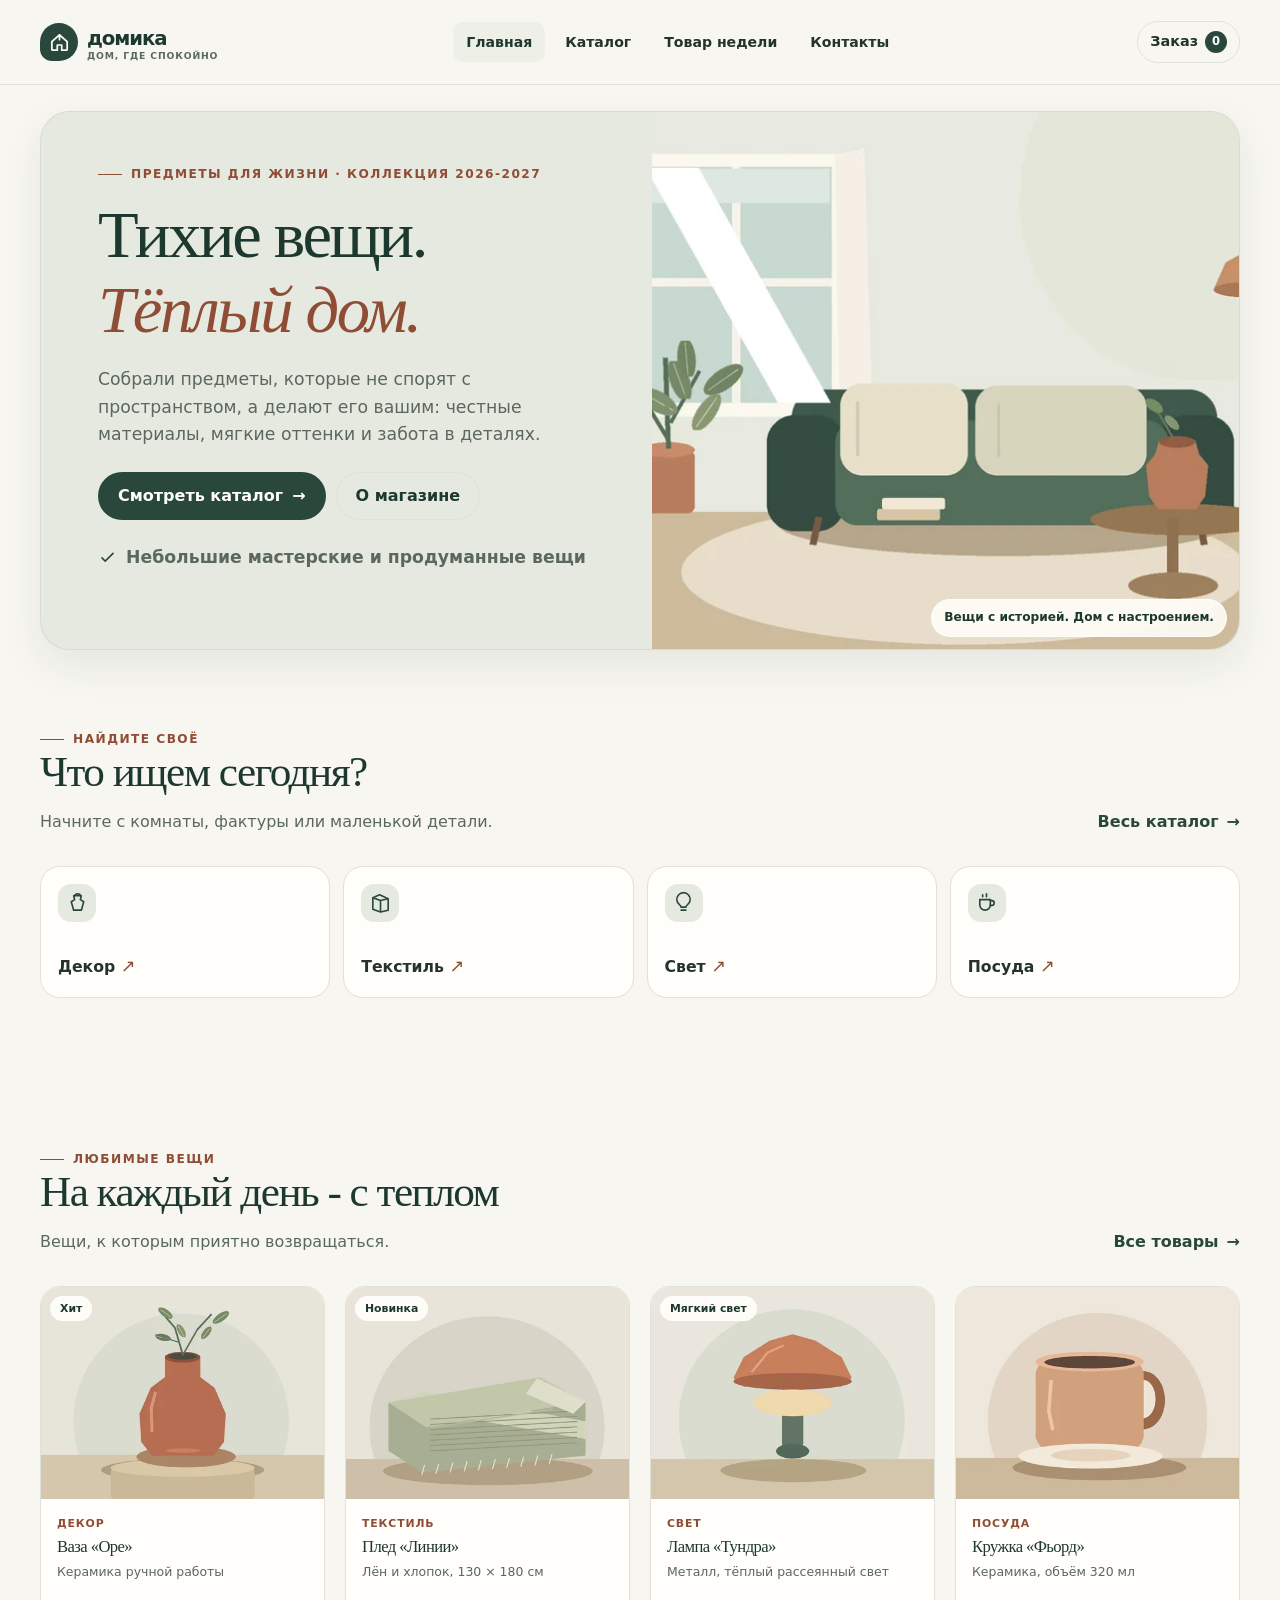
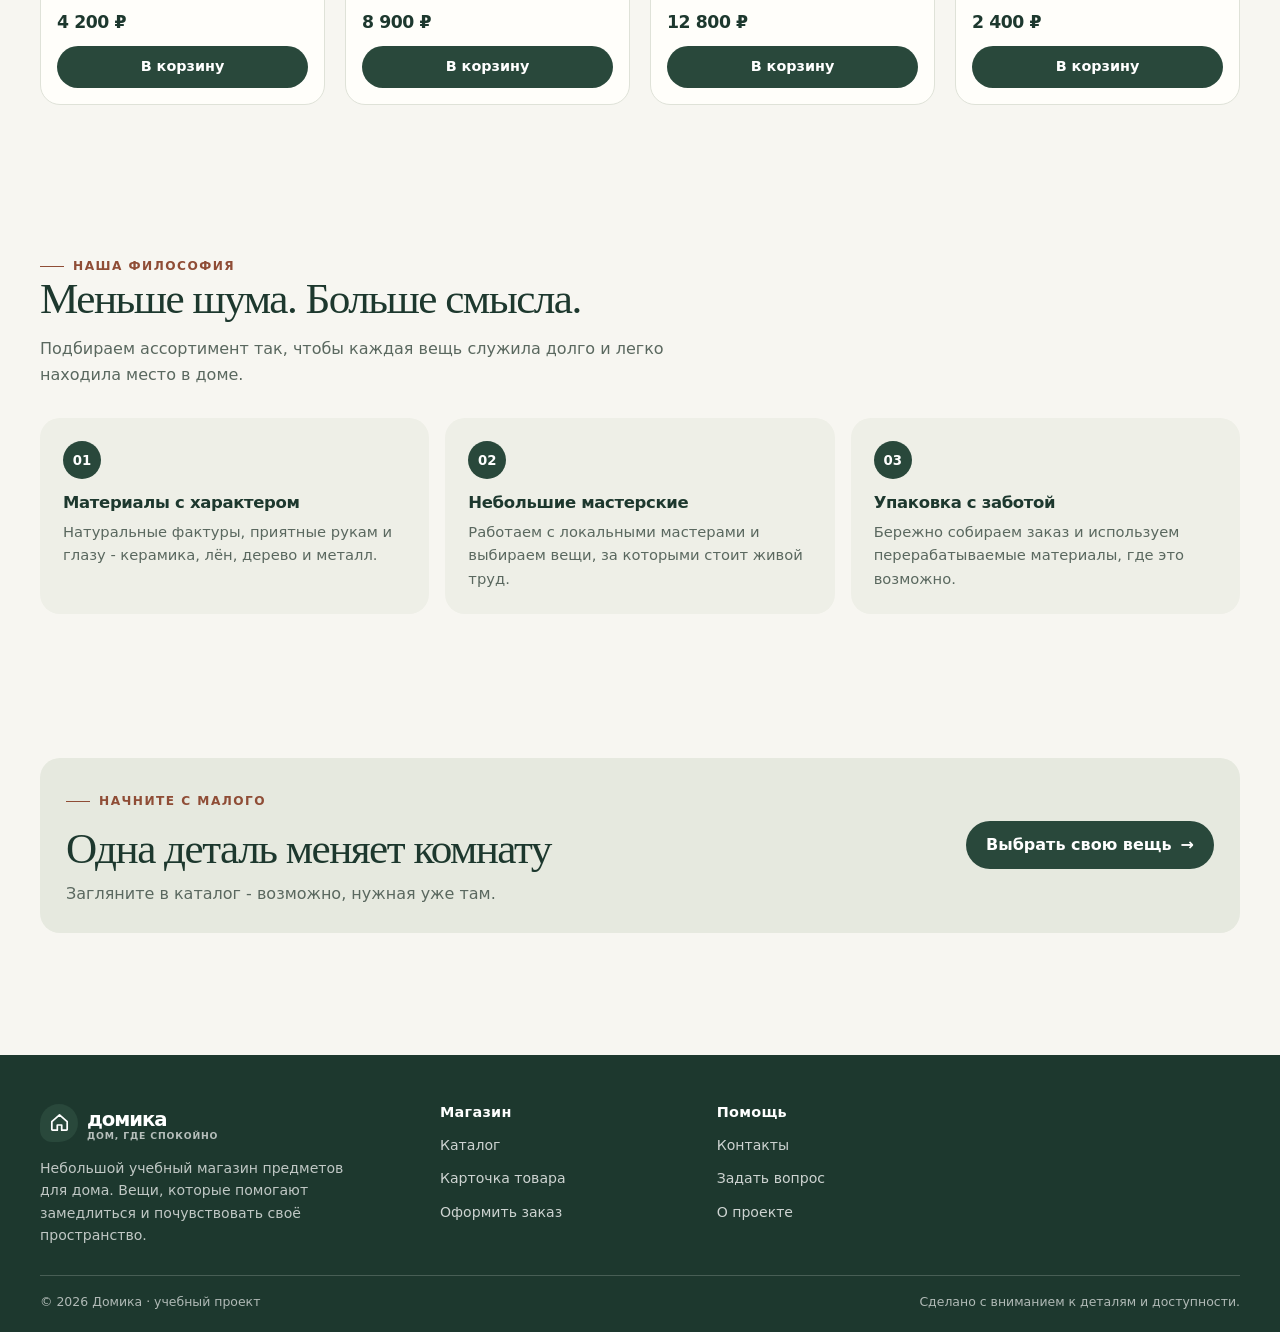
<file: index.html>
<!doctype html>
<html lang="ru">
<head>
  <meta charset="utf-8">
  <meta name="viewport" content="width=device-width, initial-scale=1.0">
  <meta name="description" content="Домика - спокойные предметы для дома: керамика, текстиль, свет и мебель с характером.">
  <meta name="theme-color" content="#f7f6f1">
  <link rel="icon" href="images/favicon.svg" type="image/svg+xml">
  <title>Домика - тихие вещи для тёплого дома</title>
  <link rel="stylesheet" href="css/style.css">
  <link rel="stylesheet" href="css/responsive.css">
  <script src="js/main.js" defer></script>
</head>
<body>
  <a class="skip-link" href="#main-content">Перейти к основному содержимому</a>
  <header class="site-header">
    <div class="container header-inner">
      <a class="brand" href="index.html" aria-label="Домика - на главную">
        <span class="brand-mark" aria-hidden="true">
          <svg viewBox="0 0 24 24" fill="none"><path d="M4 11.2 12 4l8 7.2v8.1a.7.7 0 0 1-.7.7h-5v-5.4H9.7V20h-5a.7.7 0 0 1-.7-.7v-8.1Z" stroke="currentColor" stroke-width="1.8" stroke-linejoin="round"/><path d="M12 4v5.1" stroke="currentColor" stroke-width="1.8" stroke-linecap="round"/></svg>
        </span>
        <span>домика<span class="brand-subtitle">дом, где спокойно</span></span>
      </a>
      <nav class="site-nav" id="site-navigation" aria-label="Основная навигация">
        <ul>
          <li><a href="index.html" aria-current="page">Главная</a></li>
          <li><a href="catalog.html">Каталог</a></li>
          <li><a href="product.html?item=vase">Товар недели</a></li>
          <li><a href="contacts.html">Контакты</a></li>
        </ul>
      </nav>
      <div class="header-actions">
        <button class="menu-toggle" type="button" aria-label="Открыть меню" aria-expanded="false" aria-controls="site-navigation">
          <span></span><span></span><span></span><span class="sr-only">Открыть меню</span>
        </button>
        <a class="cart-link" href="order.html"><span>Заказ</span><span class="sr-only">Товаров в учебной корзине: </span><span class="cart-count" data-cart-count>0</span></a>
      </div>
    </div>
  </header>

  <main id="main-content">
    <div class="container">
      <section class="hero" aria-labelledby="hero-title">
        <div class="hero-copy">
          <p class="eyebrow">Предметы для жизни · коллекция 2026-2027</p>
          <h1 id="hero-title">Тихие вещи.<br><span>Тёплый дом.</span></h1>
          <p>Собрали предметы, которые не спорят с пространством, а делают его вашим: честные материалы, мягкие оттенки и забота в деталях.</p>
          <div class="hero-actions">
            <a class="button" href="catalog.html">Смотреть каталог <span aria-hidden="true">→</span></a>
            <a class="button button-secondary" href="#our-approach">О магазине</a>
          </div>
          <p class="hero-note">
            <svg viewBox="0 0 24 24" fill="none" aria-hidden="true"><path d="m5 12.5 4.1 4L19 6.8" stroke="currentColor" stroke-width="2" stroke-linecap="round" stroke-linejoin="round"/></svg>
            Небольшие мастерские и продуманные вещи
          </p>
        </div>
        <figure class="hero-media">
          <picture>
            <source type="image/webp" srcset="images/hero-living-720.webp 720w, images/hero-living-1440.webp 1440w" sizes="(max-width: 699px) 100vw, (max-width: 1023px) 48vw, 55vw">
            <img src="images/hero-living-1440.jpg" srcset="images/hero-living-720.jpg 720w, images/hero-living-1440.jpg 1440w" sizes="(max-width: 699px) 100vw, (max-width: 1023px) 48vw, 55vw" alt="Светлая гостиная с зелёным диваном, керамической вазой и мягким солнечным светом" width="1440" height="1080" fetchpriority="high">
          </picture>
          <figcaption class="hero-caption">Вещи с историей. Дом с настроением.</figcaption>
        </figure>
      </section>
    </div>

    <section class="section" aria-labelledby="categories-title">
      <div class="container">
        <div class="section-heading">
          <div>
            <p class="eyebrow">Найдите своё</p>
            <h2 id="categories-title">Что ищем сегодня?</h2>
            <p>Начните с комнаты, фактуры или маленькой детали.</p>
          </div>
          <a class="text-link" href="catalog.html">Весь каталог</a>
        </div>
        <div class="category-grid">
          <a class="category-card" href="catalog.html?category=decor">
            <span class="category-icon" aria-hidden="true"><svg viewBox="0 0 24 24" fill="none"><path d="M8 5h8l-1 4 3.5 2.2L16 20H8l-2.5-8.8L9 9 8 5Z" stroke="currentColor" stroke-width="1.7" stroke-linejoin="round"/><path d="M9 5c0-1.3 1.3-2 3-2s3 .7 3 2" stroke="currentColor" stroke-width="1.7" stroke-linecap="round"/></svg></span>
            <span><strong>Декор</strong><span class="category-arrow" aria-hidden="true"> ↗</span></span>
          </a>
          <a class="category-card" href="catalog.html?category=textiles">
            <span class="category-icon" aria-hidden="true"><svg viewBox="0 0 24 24" fill="none"><path d="m4 7 7-3 9 4v12l-8 2-8-3V7Z" stroke="currentColor" stroke-width="1.7" stroke-linejoin="round"/><path d="m4 7 8 3 8-2M12 10v12" stroke="currentColor" stroke-width="1.7" stroke-linejoin="round"/></svg></span>
            <span><strong>Текстиль</strong><span class="category-arrow" aria-hidden="true"> ↗</span></span>
          </a>
          <a class="category-card" href="catalog.html?category=lighting">
            <span class="category-icon" aria-hidden="true"><svg viewBox="0 0 24 24" fill="none"><path d="M8 14.5a7 7 0 1 1 8 0c-1 .7-1.5 1.6-1.5 2.5h-5c0-.9-.5-1.8-1.5-2.5Z" stroke="currentColor" stroke-width="1.7" stroke-linejoin="round"/><path d="M9.5 20h5M10 17h4" stroke="currentColor" stroke-width="1.7" stroke-linecap="round"/></svg></span>
            <span><strong>Свет</strong><span class="category-arrow" aria-hidden="true"> ↗</span></span>
          </a>
          <a class="category-card" href="catalog.html?category=tableware">
            <span class="category-icon" aria-hidden="true"><svg viewBox="0 0 24 24" fill="none"><path d="M5 9h11v5.5A5.5 5.5 0 0 1 10.5 20h0A5.5 5.5 0 0 1 5 14.5V9Z" stroke="currentColor" stroke-width="1.7"/><path d="M16 10h1.5a2.5 2.5 0 0 1 0 5H16M8 4v2M12 3v3" stroke="currentColor" stroke-width="1.7" stroke-linecap="round"/></svg></span>
            <span><strong>Посуда</strong><span class="category-arrow" aria-hidden="true"> ↗</span></span>
          </a>
        </div>
      </div>
    </section>

    <section class="section" aria-labelledby="favorites-title">
      <div class="container">
        <div class="section-heading">
          <div>
            <p class="eyebrow">Любимые вещи</p>
            <h2 id="favorites-title">На каждый день - с теплом</h2>
            <p>Вещи, к которым приятно возвращаться.</p>
          </div>
          <a class="text-link" href="catalog.html">Все товары</a>
        </div>
        <div class="product-grid">
          <article class="product-card" data-category="decor" data-price="4200">
            <a class="product-media" href="product.html?item=vase" aria-label="Подробнее о вазе Оре">
              <picture><source type="image/webp" srcset="images/vase-480.webp 480w, images/vase-960.webp 960w" sizes="(max-width: 699px) 48vw, (max-width: 1023px) 30vw, 22vw"><img src="images/vase-960.jpg" srcset="images/vase-480.jpg 480w, images/vase-960.jpg 960w" sizes="(max-width: 699px) 48vw, (max-width: 1023px) 30vw, 22vw" alt="Терракотовая керамическая ваза с тонкими веточками" width="960" height="720" loading="lazy"></picture>
              <span class="product-badge">Хит</span>
            </a>
            <div class="product-body">
              <p class="product-category">Декор</p>
              <h3 class="product-title"><a href="product.html?item=vase">Ваза «Оре»</a></h3>
              <p class="product-material">Керамика ручной работы</p>
              <div class="product-card-footer"><span class="price">4 200 ₽</span><button class="button button-small" type="button" data-add-to-cart data-product-label="Ваза «Оре»" aria-label="Добавить вазу Оре в учебную корзину">В корзину</button></div>
            </div>
          </article>
          <article class="product-card" data-category="textiles" data-price="8900">
            <a class="product-media" href="product.html?item=throw" aria-label="Подробнее о льняном пледе Линии">
              <picture><source type="image/webp" srcset="images/throw-480.webp 480w, images/throw-960.webp 960w" sizes="(max-width: 699px) 48vw, (max-width: 1023px) 30vw, 22vw"><img src="images/throw-960.jpg" srcset="images/throw-480.jpg 480w, images/throw-960.jpg 960w" sizes="(max-width: 699px) 48vw, (max-width: 1023px) 30vw, 22vw" alt="Сложенный оливковый плед с неброским тканым рисунком" width="960" height="720" loading="lazy"></picture>
              <span class="product-badge">Новинка</span>
            </a>
            <div class="product-body">
              <p class="product-category">Текстиль</p>
              <h3 class="product-title"><a href="product.html?item=throw">Плед «Линии»</a></h3>
              <p class="product-material">Лён и хлопок, 130 × 180 см</p>
              <div class="product-card-footer"><span class="price">8 900 ₽</span><button class="button button-small" type="button" data-add-to-cart data-product-label="Плед «Линии»" aria-label="Добавить плед Линии в учебную корзину">В корзину</button></div>
            </div>
          </article>
          <article class="product-card" data-category="lighting" data-price="12800">
            <a class="product-media" href="product.html?item=lamp" aria-label="Подробнее о настольной лампе Тундра">
              <picture><source type="image/webp" srcset="images/lamp-480.webp 480w, images/lamp-960.webp 960w" sizes="(max-width: 699px) 48vw, (max-width: 1023px) 30vw, 22vw"><img src="images/lamp-960.jpg" srcset="images/lamp-480.jpg 480w, images/lamp-960.jpg 960w" sizes="(max-width: 699px) 48vw, (max-width: 1023px) 30vw, 22vw" alt="Настольная лампа с терракотовым купольным абажуром" width="960" height="720" loading="lazy"></picture>
              <span class="product-badge">Мягкий свет</span>
            </a>
            <div class="product-body">
              <p class="product-category">Свет</p>
              <h3 class="product-title"><a href="product.html?item=lamp">Лампа «Тундра»</a></h3>
              <p class="product-material">Металл, тёплый рассеянный свет</p>
              <div class="product-card-footer"><span class="price">12 800 ₽</span><button class="button button-small" type="button" data-add-to-cart data-product-label="Лампа «Тундра»" aria-label="Добавить лампу Тундра в учебную корзину">В корзину</button></div>
            </div>
          </article>
          <article class="product-card" data-category="tableware" data-price="2400">
            <a class="product-media" href="product.html?item=mug" aria-label="Подробнее о кружке Фьорд">
              <picture><source type="image/webp" srcset="images/mug-480.webp 480w, images/mug-960.webp 960w" sizes="(max-width: 699px) 48vw, (max-width: 1023px) 30vw, 22vw"><img src="images/mug-960.jpg" srcset="images/mug-480.jpg 480w, images/mug-960.jpg 960w" sizes="(max-width: 699px) 48vw, (max-width: 1023px) 30vw, 22vw" alt="Керамическая кружка цвета песочного камня на блюдце" width="960" height="720" loading="lazy"></picture>
            </a>
            <div class="product-body">
              <p class="product-category">Посуда</p>
              <h3 class="product-title"><a href="product.html?item=mug">Кружка «Фьорд»</a></h3>
              <p class="product-material">Керамика, объём 320 мл</p>
              <div class="product-card-footer"><span class="price">2 400 ₽</span><button class="button button-small" type="button" data-add-to-cart data-product-label="Кружка «Фьорд»" aria-label="Добавить кружку Фьорд в учебную корзину">В корзину</button></div>
            </div>
          </article>
        </div>
      </div>
    </section>

    <section class="section" id="our-approach" aria-labelledby="approach-title">
      <div class="container">
        <div class="section-heading">
          <div>
            <p class="eyebrow">Наша философия</p>
            <h2 id="approach-title">Меньше шума. Больше смысла.</h2>
            <p>Подбираем ассортимент так, чтобы каждая вещь служила долго и легко находила место в доме.</p>
          </div>
        </div>
        <div class="promise-grid">
          <article class="promise-card"><span class="promise-number">01</span><h3>Материалы с характером</h3><p>Натуральные фактуры, приятные рукам и глазу - керамика, лён, дерево и металл.</p></article>
          <article class="promise-card"><span class="promise-number">02</span><h3>Небольшие мастерские</h3><p>Работаем с локальными мастерами и выбираем вещи, за которыми стоит живой труд.</p></article>
          <article class="promise-card"><span class="promise-number">03</span><h3>Упаковка с заботой</h3><p>Бережно собираем заказ и используем перерабатываемые материалы, где это возможно.</p></article>
        </div>
      </div>
    </section>

    <section class="section" aria-labelledby="cta-title">
      <div class="container">
        <div class="closing-cta">
          <div><p class="eyebrow">Начните с малого</p><h2 id="cta-title">Одна деталь меняет комнату</h2><p>Загляните в каталог - возможно, нужная уже там.</p></div>
          <a class="button" href="catalog.html">Выбрать свою вещь <span aria-hidden="true">→</span></a>
        </div>
      </div>
    </section>
  </main>

  <footer class="site-footer">
    <div class="container">
      <div class="footer-grid">
        <div>
          <a class="brand footer-brand" href="index.html" aria-label="Домика - на главную"><span class="brand-mark" aria-hidden="true"><svg viewBox="0 0 24 24" fill="none"><path d="M4 11.2 12 4l8 7.2v8.1a.7.7 0 0 1-.7.7h-5v-5.4H9.7V20h-5a.7.7 0 0 1-.7-.7v-8.1Z" stroke="currentColor" stroke-width="1.8" stroke-linejoin="round"/></svg></span><span>домика<span class="brand-subtitle">дом, где спокойно</span></span></a>
          <p class="footer-copy">Небольшой учебный магазин предметов для дома. Вещи, которые помогают замедлиться и почувствовать своё пространство.</p>
        </div>
        <div><h2 class="footer-title">Магазин</h2><ul class="footer-links"><li><a href="catalog.html">Каталог</a></li><li><a href="product.html?item=vase">Карточка товара</a></li><li><a href="order.html">Оформить заказ</a></li></ul></div>
        <div><h2 class="footer-title">Помощь</h2><ul class="footer-links"><li><a href="contacts.html">Контакты</a></li><li><a href="contacts.html#contact-form">Задать вопрос</a></li><li><a href="README.md">О проекте</a></li></ul></div>
      </div>
      <div class="footer-bottom"><p>© <span data-year>2026</span> Домика · учебный проект</p><p>Сделано с вниманием к деталям и доступности.</p></div>
    </div>
  </footer>
  <div class="visually-polite" id="site-announcement" role="status" aria-live="polite" aria-atomic="true"></div>
</body>
</html>
</file>
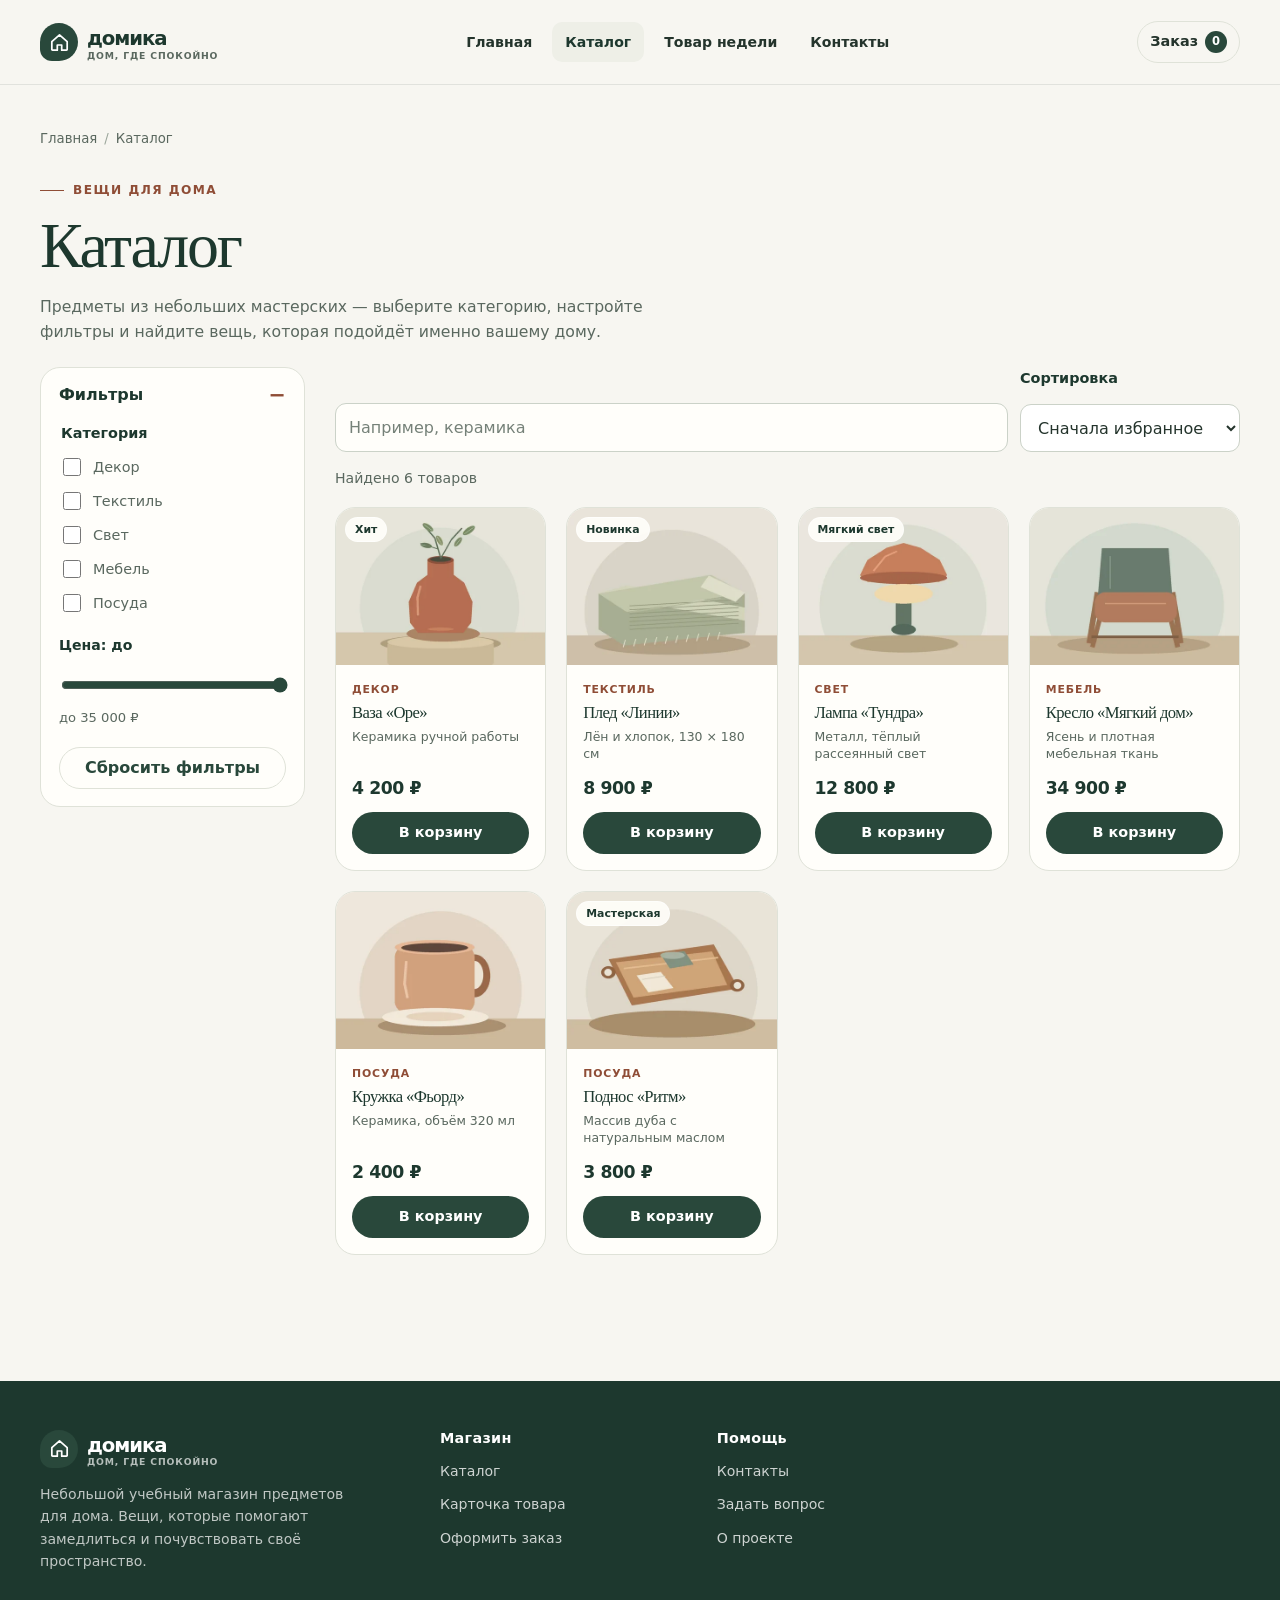
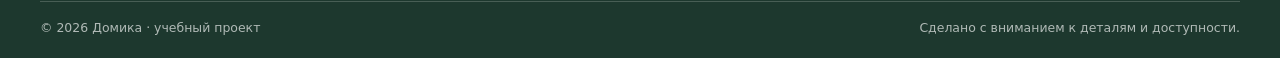
<file: catalog.html>
<!doctype html>
<html lang="ru">
<head>
  <meta charset="utf-8">
  <meta name="viewport" content="width=device-width, initial-scale=1.0">
  <meta name="description" content="Каталог Домика: керамика, текстиль, свет и предметы для дома.">
  <meta name="theme-color" content="#f7f6f1">
  <link rel="icon" href="images/favicon.svg" type="image/svg+xml">
  <title>Каталог — Домика</title>
  <link rel="stylesheet" href="css/style.css">
  <link rel="stylesheet" href="css/responsive.css">
  <script src="js/main.js" defer></script>
</head>
<body>
  <a class="skip-link" href="#main-content">Перейти к основному содержимому</a>
  <header class="site-header">
    <div class="container header-inner">
      <a class="brand" href="index.html" aria-label="Домика — на главную"><span class="brand-mark" aria-hidden="true"><svg viewBox="0 0 24 24" fill="none"><path d="M4 11.2 12 4l8 7.2v8.1a.7.7 0 0 1-.7.7h-5v-5.4H9.7V20h-5a.7.7 0 0 1-.7-.7v-8.1Z" stroke="currentColor" stroke-width="1.8" stroke-linejoin="round"/></svg></span><span>домика<span class="brand-subtitle">дом, где спокойно</span></span></a>
      <nav class="site-nav" id="site-navigation" aria-label="Основная навигация"><ul><li><a href="index.html">Главная</a></li><li><a href="catalog.html" aria-current="page">Каталог</a></li><li><a href="product.html?item=vase">Товар недели</a></li><li><a href="contacts.html">Контакты</a></li></ul></nav>
      <div class="header-actions"><button class="menu-toggle" type="button" aria-label="Открыть меню" aria-expanded="false" aria-controls="site-navigation"><span></span><span></span><span></span><span class="sr-only">Открыть меню</span></button><a class="cart-link" href="order.html"><span>Заказ</span><span class="sr-only">Товаров в учебной корзине: </span><span class="cart-count" data-cart-count>0</span></a></div>
    </div>
  </header>

  <main id="main-content" class="container">
    <section class="page-intro" aria-labelledby="page-title">
      <nav class="breadcrumbs" aria-label="Хлебные крошки"><a href="index.html">Главная</a><span class="breadcrumb-separator" aria-hidden="true">/</span><span aria-current="page">Каталог</span></nav>
      <p class="eyebrow">Вещи для дома</p>
      <h1 id="page-title">Каталог</h1>
      <p class="lead">Предметы из небольших мастерских — выберите категорию, настройте фильтры и найдите вещь, которая подойдёт именно вашему дому.</p>
    </section>

    <div class="catalog-layout">
      <aside aria-label="Фильтры каталога">
        <details class="filter-panel" id="filter-panel" open>
          <summary>Фильтры</summary>
          <div class="filter-content">
            <form id="catalog-filters">
              <fieldset class="filter-group">
                <legend>Категория</legend>
                <label class="check-row"><input type="checkbox" name="category" value="decor" data-filter-category> Декор</label>
                <label class="check-row"><input type="checkbox" name="category" value="textiles" data-filter-category> Текстиль</label>
                <label class="check-row"><input type="checkbox" name="category" value="lighting" data-filter-category> Свет</label>
                <label class="check-row"><input type="checkbox" name="category" value="furniture" data-filter-category> Мебель</label>
                <label class="check-row"><input type="checkbox" name="category" value="tableware" data-filter-category> Посуда</label>
              </fieldset>
              <div class="filter-group">
                <label class="filter-label" for="max-price">Цена: до</label>
                <input class="price-range" id="max-price" type="range" min="2000" max="35000" step="500" value="35000">
                <output class="range-output" id="max-price-output" for="max-price">35 000 ₽</output>
              </div>
              <button class="filter-reset" type="reset">Сбросить фильтры</button>
            </form>
          </div>
        </details>
      </aside>

      <section class="catalog-main" aria-label="Товары">
        <div class="catalog-toolbar">
          <div class="form-field">
            <label class="sr-only" for="product-search">Поиск по товарам</label>
            <input class="filter-search" id="product-search" type="search" placeholder="Например, керамика" autocomplete="off">
          </div>
          <div class="form-field">
            <label class="filter-label" for="sort-products">Сортировка</label>
            <select class="filter-select" id="sort-products">
              <option value="featured">Сначала избранное</option>
              <option value="price-asc">Сначала дешевле</option>
              <option value="price-desc">Сначала дороже</option>
              <option value="name">По названию</option>
            </select>
          </div>
        </div>
        <div class="catalog-summary"><p class="catalog-count" id="product-count" aria-live="polite" aria-atomic="true">В каталоге 6 товаров</p></div>
        <div class="product-grid catalog-grid" id="catalog-products" data-product-grid>
          <article class="product-card" data-product-id="vase" data-category="decor" data-price="4200" data-search="ваза оре декор керамика">
            <a class="product-media" href="product.html?item=vase" aria-label="Подробнее о вазе Оре">
              <picture><source type="image/webp" srcset="images/vase-480.webp 480w, images/vase-960.webp 960w" sizes="(max-width: 699px) 48vw, (max-width: 1023px) 30vw, 22vw"><img src="images/vase-960.jpg" srcset="images/vase-480.jpg 480w, images/vase-960.jpg 960w" sizes="(max-width: 699px) 48vw, (max-width: 1023px) 30vw, 22vw" alt="Терракотовая ваза ручной работы с веточками" width="960" height="720" loading="lazy"></picture><span class="product-badge">Хит</span>
            </a>
            <div class="product-body"><p class="product-category">Декор</p><h2 class="product-title"><a href="product.html?item=vase">Ваза «Оре»</a></h2><p class="product-material">Керамика ручной работы</p><div class="product-card-footer"><span class="price">4 200 ₽</span><button class="button button-small" type="button" data-add-to-cart data-product-label="Ваза «Оре»" aria-label="Добавить вазу Оре в учебную корзину">В корзину</button></div></div>
          </article>
          <article class="product-card" data-product-id="throw" data-category="textiles" data-price="8900" data-search="плед линии текстиль лен хлопок">
            <a class="product-media" href="product.html?item=throw" aria-label="Подробнее о пледе Линии">
              <picture><source type="image/webp" srcset="images/throw-480.webp 480w, images/throw-960.webp 960w" sizes="(max-width: 699px) 48vw, (max-width: 1023px) 30vw, 22vw"><img src="images/throw-960.jpg" srcset="images/throw-480.jpg 480w, images/throw-960.jpg 960w" sizes="(max-width: 699px) 48vw, (max-width: 1023px) 30vw, 22vw" alt="Сложенный оливковый плед с фактурной тканью" width="960" height="720" loading="lazy"></picture><span class="product-badge">Новинка</span>
            </a>
            <div class="product-body"><p class="product-category">Текстиль</p><h2 class="product-title"><a href="product.html?item=throw">Плед «Линии»</a></h2><p class="product-material">Лён и хлопок, 130 × 180 см</p><div class="product-card-footer"><span class="price">8 900 ₽</span><button class="button button-small" type="button" data-add-to-cart data-product-label="Плед «Линии»" aria-label="Добавить плед Линии в учебную корзину">В корзину</button></div></div>
          </article>
          <article class="product-card" data-product-id="lamp" data-category="lighting" data-price="12800" data-search="лампа тундра свет освещение металл">
            <a class="product-media" href="product.html?item=lamp" aria-label="Подробнее о лампе Тундра">
              <picture><source type="image/webp" srcset="images/lamp-480.webp 480w, images/lamp-960.webp 960w" sizes="(max-width: 699px) 48vw, (max-width: 1023px) 30vw, 22vw"><img src="images/lamp-960.jpg" srcset="images/lamp-480.jpg 480w, images/lamp-960.jpg 960w" sizes="(max-width: 699px) 48vw, (max-width: 1023px) 30vw, 22vw" alt="Настольная лампа Тундра с терракотовым абажуром" width="960" height="720" loading="lazy"></picture><span class="product-badge">Мягкий свет</span>
            </a>
            <div class="product-body"><p class="product-category">Свет</p><h2 class="product-title"><a href="product.html?item=lamp">Лампа «Тундра»</a></h2><p class="product-material">Металл, тёплый рассеянный свет</p><div class="product-card-footer"><span class="price">12 800 ₽</span><button class="button button-small" type="button" data-add-to-cart data-product-label="Лампа «Тундра»" aria-label="Добавить лампу Тундра в учебную корзину">В корзину</button></div></div>
          </article>
          <article class="product-card" data-product-id="chair" data-category="furniture" data-price="34900" data-search="кресло мягкий дом мебель дерево">
            <a class="product-media" href="product.html?item=chair" aria-label="Подробнее о кресле Мягкий дом">
              <picture><source type="image/webp" srcset="images/chair-480.webp 480w, images/chair-960.webp 960w" sizes="(max-width: 699px) 48vw, (max-width: 1023px) 30vw, 22vw"><img src="images/chair-960.jpg" srcset="images/chair-480.jpg 480w, images/chair-960.jpg 960w" sizes="(max-width: 699px) 48vw, (max-width: 1023px) 30vw, 22vw" alt="Небольшое кресло с зелёной спинкой и деревянным каркасом" width="960" height="720" loading="lazy"></picture>
            </a>
            <div class="product-body"><p class="product-category">Мебель</p><h2 class="product-title"><a href="product.html?item=chair">Кресло «Мягкий дом»</a></h2><p class="product-material">Ясень и плотная мебельная ткань</p><div class="product-card-footer"><span class="price">34 900 ₽</span><button class="button button-small" type="button" data-add-to-cart data-product-label="Кресло «Мягкий дом»" aria-label="Добавить кресло Мягкий дом в учебную корзину">В корзину</button></div></div>
          </article>
          <article class="product-card" data-product-id="mug" data-category="tableware" data-price="2400" data-search="кружка фьорд посуда керамика чашка">
            <a class="product-media" href="product.html?item=mug" aria-label="Подробнее о кружке Фьорд">
              <picture><source type="image/webp" srcset="images/mug-480.webp 480w, images/mug-960.webp 960w" sizes="(max-width: 699px) 48vw, (max-width: 1023px) 30vw, 22vw"><img src="images/mug-960.jpg" srcset="images/mug-480.jpg 480w, images/mug-960.jpg 960w" sizes="(max-width: 699px) 48vw, (max-width: 1023px) 30vw, 22vw" alt="Песочная керамическая кружка с блюдцем" width="960" height="720" loading="lazy"></picture>
            </a>
            <div class="product-body"><p class="product-category">Посуда</p><h2 class="product-title"><a href="product.html?item=mug">Кружка «Фьорд»</a></h2><p class="product-material">Керамика, объём 320 мл</p><div class="product-card-footer"><span class="price">2 400 ₽</span><button class="button button-small" type="button" data-add-to-cart data-product-label="Кружка «Фьорд»" aria-label="Добавить кружку Фьорд в учебную корзину">В корзину</button></div></div>
          </article>
          <article class="product-card" data-product-id="tray" data-category="tableware" data-price="3800" data-search="поднос дуб дерево посуда сервировка">
            <a class="product-media" href="product.html?item=tray" aria-label="Подробнее о дубовом подносе Ритм">
              <picture><source type="image/webp" srcset="images/tray-480.webp 480w, images/tray-960.webp 960w" sizes="(max-width: 699px) 48vw, (max-width: 1023px) 30vw, 22vw"><img src="images/tray-960.jpg" srcset="images/tray-480.jpg 480w, images/tray-960.jpg 960w" sizes="(max-width: 699px) 48vw, (max-width: 1023px) 30vw, 22vw" alt="Деревянный поднос с ручками, чашкой и льняной салфеткой" width="960" height="720" loading="lazy"></picture><span class="product-badge">Мастерская</span>
            </a>
            <div class="product-body"><p class="product-category">Посуда</p><h2 class="product-title"><a href="product.html?item=tray">Поднос «Ритм»</a></h2><p class="product-material">Массив дуба с натуральным маслом</p><div class="product-card-footer"><span class="price">3 800 ₽</span><button class="button button-small" type="button" data-add-to-cart data-product-label="Поднос «Ритм»" aria-label="Добавить поднос Ритм в учебную корзину">В корзину</button></div></div>
          </article>
          <p class="no-products" id="no-products" hidden>По выбранным условиям ничего не найдено. Попробуйте изменить фильтры.</p>
        </div>
      </section>
    </div>
  </main>

  <footer class="site-footer"><div class="container"><div class="footer-grid">
    <div><a class="brand footer-brand" href="index.html" aria-label="Домика — на главную"><span class="brand-mark" aria-hidden="true"><svg viewBox="0 0 24 24" fill="none"><path d="M4 11.2 12 4l8 7.2v8.1a.7.7 0 0 1-.7.7h-5v-5.4H9.7V20h-5a.7.7 0 0 1-.7-.7v-8.1Z" stroke="currentColor" stroke-width="1.8" stroke-linejoin="round"/></svg></span><span>домика<span class="brand-subtitle">дом, где спокойно</span></span></a><p class="footer-copy">Небольшой учебный магазин предметов для дома. Вещи, которые помогают замедлиться и почувствовать своё пространство.</p></div>
    <div><h2 class="footer-title">Магазин</h2><ul class="footer-links"><li><a href="catalog.html">Каталог</a></li><li><a href="product.html?item=vase">Карточка товара</a></li><li><a href="order.html">Оформить заказ</a></li></ul></div>
    <div><h2 class="footer-title">Помощь</h2><ul class="footer-links"><li><a href="contacts.html">Контакты</a></li><li><a href="contacts.html#contact-form">Задать вопрос</a></li><li><a href="README.md">О проекте</a></li></ul></div>
  </div><div class="footer-bottom"><p>© <span data-year>2026</span> Домика · учебный проект</p><p>Сделано с вниманием к деталям и доступности.</p></div></div></footer>
  <div class="visually-polite" id="site-announcement" role="status" aria-live="polite" aria-atomic="true"></div>
</body>
</html>
</file>
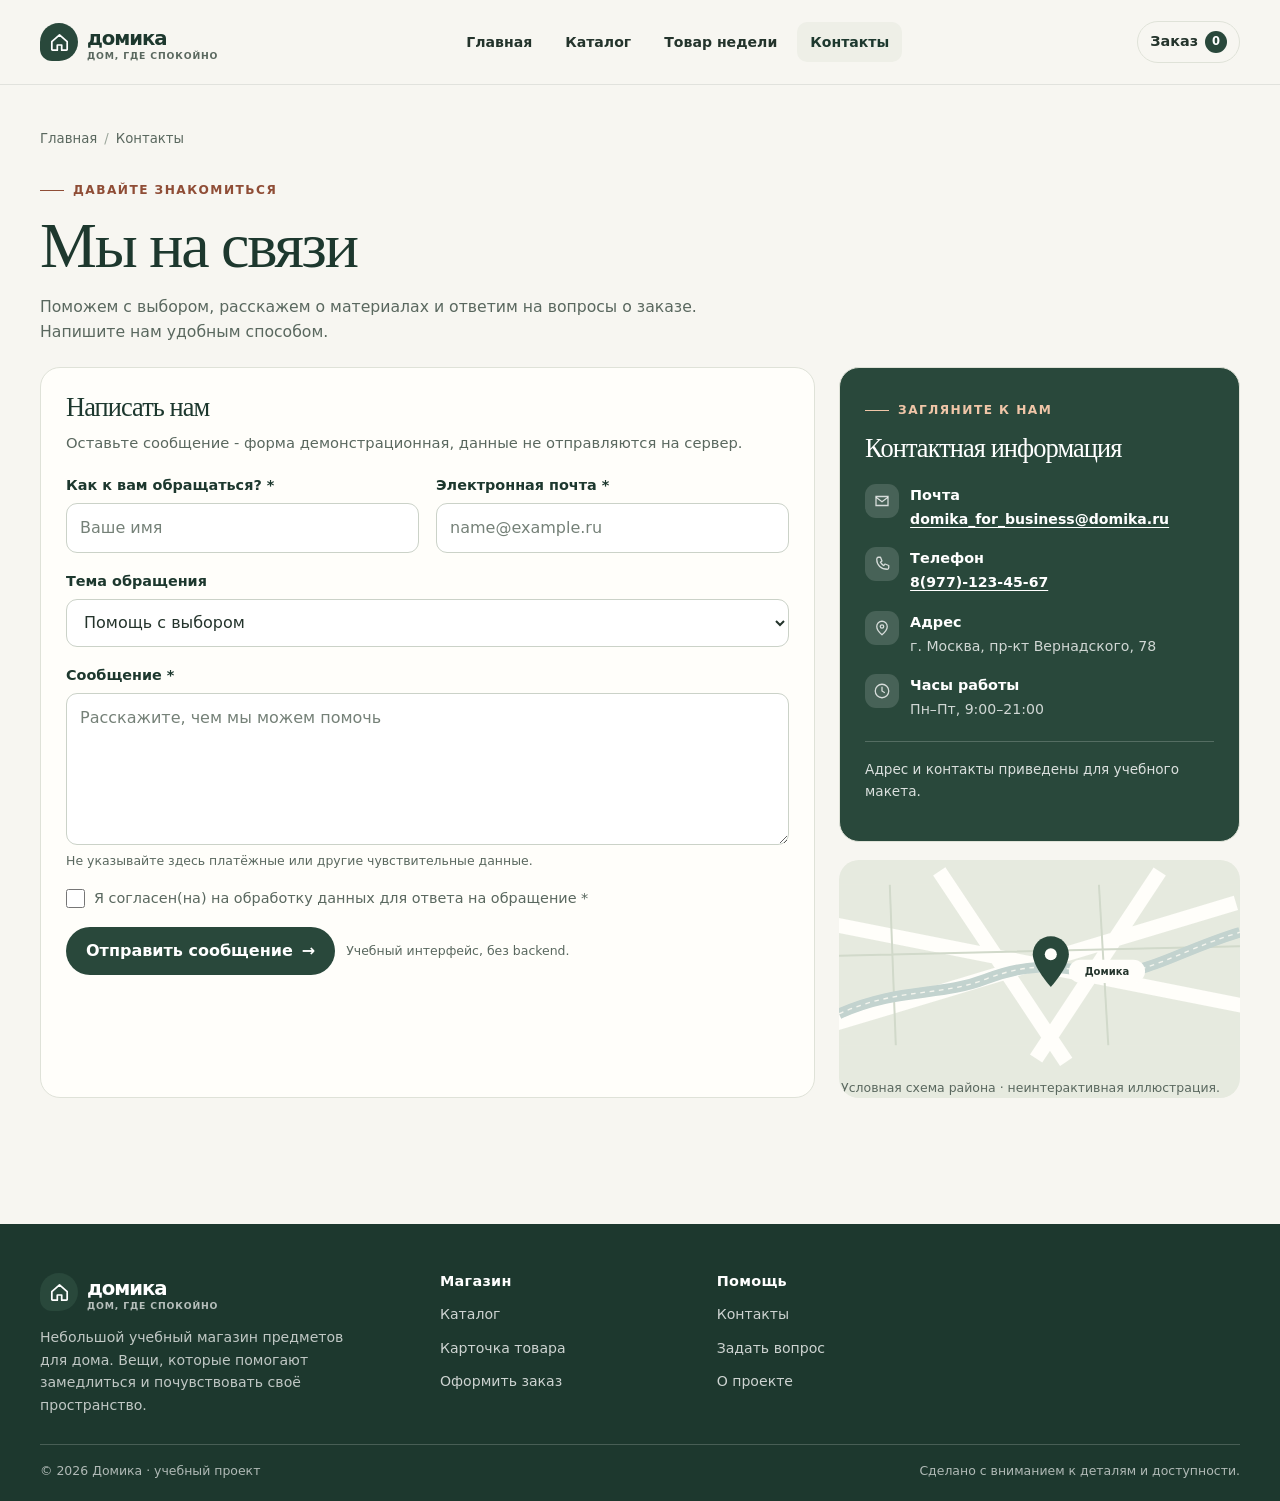
<file: contacts.html>
<!doctype html>
<html lang="ru">
<head>
  <meta charset="utf-8">
  <meta name="viewport" content="width=device-width, initial-scale=1.0">
  <meta name="description" content="Контактная информация и форма обратной связи магазина Домика.">
  <meta name="theme-color" content="#f7f6f1">
  <link rel="icon" href="images/favicon.svg" type="image/svg+xml">
  <title>Контакты - Домика</title>
  <link rel="stylesheet" href="css/style.css">
  <link rel="stylesheet" href="css/responsive.css">
  <script src="js/main.js" defer></script>
</head>
<body>
  <a class="skip-link" href="#main-content">Перейти к основному содержимому</a>
  <header class="site-header">
    <div class="container header-inner">
      <a class="brand" href="index.html" aria-label="Домика - на главную"><span class="brand-mark" aria-hidden="true"><svg viewBox="0 0 24 24" fill="none"><path d="M4 11.2 12 4l8 7.2v8.1a.7.7 0 0 1-.7.7h-5v-5.4H9.7V20h-5a.7.7 0 0 1-.7-.7v-8.1Z" stroke="currentColor" stroke-width="1.8" stroke-linejoin="round"/></svg></span><span>домика<span class="brand-subtitle">дом, где спокойно</span></span></a>
      <nav class="site-nav" id="site-navigation" aria-label="Основная навигация"><ul><li><a href="index.html">Главная</a></li><li><a href="catalog.html">Каталог</a></li><li><a href="product.html?item=vase">Товар недели</a></li><li><a href="contacts.html" aria-current="page">Контакты</a></li></ul></nav>
      <div class="header-actions"><button class="menu-toggle" type="button" aria-label="Открыть меню" aria-expanded="false" aria-controls="site-navigation"><span></span><span></span><span></span><span class="sr-only">Открыть меню</span></button><a class="cart-link" href="order.html"><span>Заказ</span><span class="sr-only">Товаров в учебной корзине: </span><span class="cart-count" data-cart-count>0</span></a></div>
    </div>
  </header>

  <main id="main-content" class="container">
    <section class="page-intro" aria-labelledby="page-title">
      <nav class="breadcrumbs" aria-label="Хлебные крошки"><a href="index.html">Главная</a><span class="breadcrumb-separator" aria-hidden="true">/</span><span aria-current="page">Контакты</span></nav>
      <p class="eyebrow">Давайте знакомиться</p>
      <h1 id="page-title">Мы на связи</h1>
      <p class="lead">Поможем с выбором, расскажем о материалах и ответим на вопросы о заказе. Напишите нам удобным способом.</p>
    </section>

    <div class="form-layout">
      <section class="form-card" id="contact-form" aria-labelledby="contact-form-title">
        <h2 id="contact-form-title">Написать нам</h2>
        <p class="form-intro">Оставьте сообщение - форма демонстрационная, данные не отправляются на сервер.</p>
        <form id="feedback-form" data-demo-form>
          <div class="form-grid">
            <div class="form-field">
              <label for="contact-name">Как к вам обращаться? <span aria-hidden="true">*</span></label>
              <input id="contact-name" name="name" type="text" autocomplete="name" placeholder="Ваше имя" required>
            </div>
            <div class="form-field">
              <label for="contact-email">Электронная почта <span aria-hidden="true">*</span></label>
              <input id="contact-email" name="email" type="email" autocomplete="email" placeholder="name@example.ru" required>
            </div>
            <div class="form-field form-field-full">
              <label for="contact-topic">Тема обращения</label>
              <select id="contact-topic" name="topic">
                <option value="selection">Помощь с выбором</option>
                <option value="delivery">Доставка и сроки</option>
                <option value="materials">Материалы и уход</option>
                <option value="other">Другое</option>
              </select>
            </div>
            <div class="form-field form-field-full">
              <label for="contact-message">Сообщение <span aria-hidden="true">*</span></label>
              <textarea id="contact-message" name="message" rows="5" placeholder="Расскажите, чем мы можем помочь" required></textarea>
              <p class="field-hint">Не указывайте здесь платёжные или другие чувствительные данные.</p>
            </div>
          </div>
          <div class="consent"><label class="checkbox-label"><input type="checkbox" name="consent" required><span>Я согласен(на) на обработку данных для ответа на обращение <span aria-hidden="true">*</span></span></label></div>
          <div class="form-actions"><button class="button" type="submit">Отправить сообщение <span aria-hidden="true">→</span></button><span class="field-hint">Учебный интерфейс, без backend.</span></div>
          <p class="form-status" id="contact-status" data-form-status role="status" aria-live="polite" aria-atomic="true"></p>
        </form>
      </section>

      <aside>
        <section class="info-card" aria-labelledby="contact-info-title">
          <p class="eyebrow eyebrow-light">Загляните к нам</p>
          <h2 id="contact-info-title">Контактная информация</h2>
          <ul class="contact-list">
            <li><span class="contact-icon" aria-hidden="true"><svg viewBox="0 0 24 24" fill="none"><path d="M4 6h16v12H4z" stroke="currentColor" stroke-width="1.7"/><path d="m4 7 8 6 8-6" stroke="currentColor" stroke-width="1.7" stroke-linejoin="round"/></svg></span><span><strong>Почта</strong><a href="mailto:domika_for_business@domika.ru">domika_for_business@domika.ru</a></span></li>
            <li><span class="contact-icon" aria-hidden="true"><svg viewBox="0 0 24 24" fill="none"><path d="M7 3h3l2 5-2.2 1.6a14 14 0 0 0 4.6 4.6L16 12l5 2v3c0 1.1-.9 2-2 2C10.7 19 5 13.3 5 6c0-1.7.8-3 2-3Z" stroke="currentColor" stroke-width="1.7" stroke-linejoin="round"/></svg></span><span><strong>Телефон</strong><a href="tel:+78005553535">8(977)-123-45-67</a></span></li>
            <li><span class="contact-icon" aria-hidden="true"><svg viewBox="0 0 24 24" fill="none"><path d="M19 10c0 5-7 11-7 11S5 15 5 10a7 7 0 1 1 14 0Z" stroke="currentColor" stroke-width="1.7"/><circle cx="12" cy="10" r="2.3" stroke="currentColor" stroke-width="1.7"/></svg></span><div><strong>Адрес</strong><address class="contact-address">г. Москва, пр-кт Вернадского, 78</address></div></li>
            <li><span class="contact-icon" aria-hidden="true"><svg viewBox="0 0 24 24" fill="none"><circle cx="12" cy="12" r="9" stroke="currentColor" stroke-width="1.7"/><path d="M12 7v5l3.2 2" stroke="currentColor" stroke-width="1.7" stroke-linecap="round"/></svg></span><span><strong>Часы работы</strong><span>Пн–Пт, 9:00–21:00</span></span></li>
          </ul>
          <p class="contact-note">Адрес и контакты приведены для учебного макета.</p>
        </section>
        <figure class="map-card">
          <svg viewBox="0 0 600 240" role="img" aria-labelledby="map-title map-description" xmlns="http://www.w3.org/2000/svg">
            <title id="map-title">Схема расположения мастерской</title>
            <desc id="map-description">Условная карта квартала с отметкой магазина Домика; схема не является навигационной.</desc>
            <rect width="600" height="240" fill="#e6eadf"/>
            <path d="M-20 57 620 184M-30 215 594 27M150-20 340 265M480-20 295 260" stroke="#fffefa" stroke-width="22" fill="none"/>
            <path d="M0 106 600 92M76 0 85 240M389 0 403 240" stroke="#d1d9ca" stroke-width="3" fill="none"/>
            <path d="M0 193c90-40 150-25 220-52 70-27 108-17 166-10 70 9 117-31 214-60" stroke="#c3d3cf" stroke-width="16" fill="none"/>
            <path d="M0 193c90-40 150-25 220-52 70-27 108-17 166-10 70 9 117-31 214-60" stroke="#f4f5ee" stroke-width="2" stroke-dasharray="7 7" fill="none"/>
            <circle cx="317" cy="111" r="25" fill="#29483b" opacity=".12"/>
            <path d="M317 77c-15 0-27 12-27 27 0 19 27 49 27 49s27-30 27-49c0-15-12-27-27-27Z" fill="#29483b"/>
            <circle cx="317" cy="104" r="9" fill="#fffefa"/>
            <rect x="344" y="112" width="114" height="35" rx="17.5" fill="#fffefa"/>
            <text x="401" y="135" text-anchor="middle" font-size="15" font-family="system-ui, sans-serif" font-weight="700" fill="#24342c">Домика</text>
          </svg>
          <figcaption class="map-caption">Условная схема района · неинтерактивная иллюстрация.</figcaption>
        </figure>
      </aside>
    </div>
  </main>

  <footer class="site-footer"><div class="container"><div class="footer-grid">
    <div><a class="brand footer-brand" href="index.html" aria-label="Домика - на главную"><span class="brand-mark" aria-hidden="true"><svg viewBox="0 0 24 24" fill="none"><path d="M4 11.2 12 4l8 7.2v8.1a.7.7 0 0 1-.7.7h-5v-5.4H9.7V20h-5a.7.7 0 0 1-.7-.7v-8.1Z" stroke="currentColor" stroke-width="1.8" stroke-linejoin="round"/></svg></span><span>домика<span class="brand-subtitle">дом, где спокойно</span></span></a><p class="footer-copy">Небольшой учебный магазин предметов для дома. Вещи, которые помогают замедлиться и почувствовать своё пространство.</p></div>
    <div><h2 class="footer-title">Магазин</h2><ul class="footer-links"><li><a href="catalog.html">Каталог</a></li><li><a href="product.html?item=vase">Карточка товара</a></li><li><a href="order.html">Оформить заказ</a></li></ul></div>
    <div><h2 class="footer-title">Помощь</h2><ul class="footer-links"><li><a href="contacts.html">Контакты</a></li><li><a href="contacts.html#contact-form">Задать вопрос</a></li><li><a href="README.md">О проекте</a></li></ul></div>
  </div><div class="footer-bottom"><p>© <span data-year>2026</span> Домика · учебный проект</p><p>Сделано с вниманием к деталям и доступности.</p></div></div></footer>
  <div class="visually-polite" id="site-announcement" role="status" aria-live="polite" aria-atomic="true"></div>
</body>
</html>
</file>
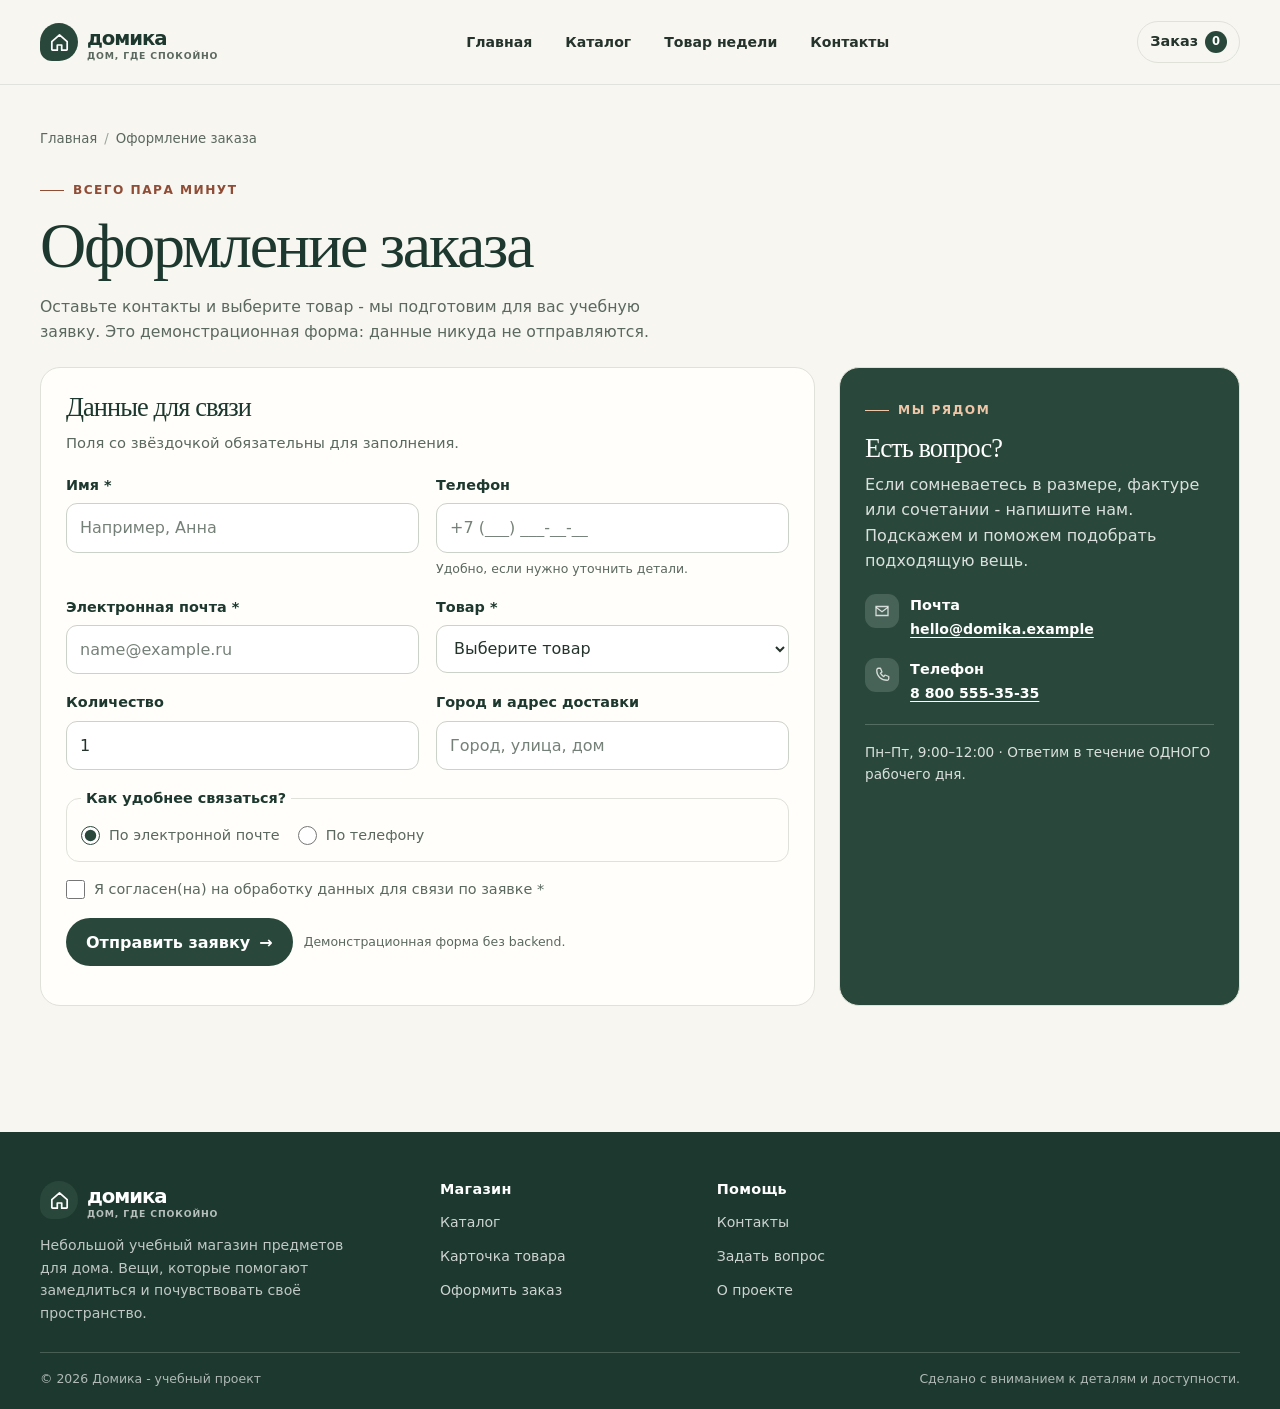
<file: order.html>
<!doctype html>
<html lang="ru">
<head>
  <meta charset="utf-8">
  <meta name="viewport" content="width=device-width, initial-scale=1.0">
  <meta name="description" content="Оставьте заявку на заказ в учебном магазине Домика.">
  <meta name="theme-color" content="#f7f6f1">
  <link rel="icon" href="images/favicon.svg" type="image/svg+xml">
  <title>Оформление заказа - Домика</title>
  <link rel="stylesheet" href="css/style.css">
  <link rel="stylesheet" href="css/responsive.css">
  <script src="js/main.js" defer></script>
</head>
<body>
  <a class="skip-link" href="#main-content">Перейти к основному содержимому</a>
  <header class="site-header">
    <div class="container header-inner">
      <a class="brand" href="index.html" aria-label="Домика - на главную"><span class="brand-mark" aria-hidden="true"><svg viewBox="0 0 24 24" fill="none"><path d="M4 11.2 12 4l8 7.2v8.1a.7.7 0 0 1-.7.7h-5v-5.4H9.7V20h-5a.7.7 0 0 1-.7-.7v-8.1Z" stroke="currentColor" stroke-width="1.8" stroke-linejoin="round"/></svg></span><span>домика<span class="brand-subtitle">дом, где спокойно</span></span></a>
      <nav class="site-nav" id="site-navigation" aria-label="Основная навигация"><ul><li><a href="index.html">Главная</a></li><li><a href="catalog.html">Каталог</a></li><li><a href="product.html?item=vase">Товар недели</a></li><li><a href="contacts.html">Контакты</a></li></ul></nav>
      <div class="header-actions"><button class="menu-toggle" type="button" aria-label="Открыть меню" aria-expanded="false" aria-controls="site-navigation"><span></span><span></span><span></span><span class="sr-only">Открыть меню</span></button><a class="cart-link" href="order.html" aria-current="page"><span>Заказ</span><span class="sr-only">Товаров в учебной корзине: </span><span class="cart-count" data-cart-count>0</span></a></div>
    </div>
  </header>

  <main id="main-content" class="container">
    <section class="page-intro" aria-labelledby="page-title">
      <nav class="breadcrumbs" aria-label="Хлебные крошки"><a href="index.html">Главная</a><span class="breadcrumb-separator" aria-hidden="true">/</span><span aria-current="page">Оформление заказа</span></nav>
      <p class="eyebrow">Всего пара минут</p>
      <h1 id="page-title">Оформление заказа</h1>
      <p class="lead">Оставьте контакты и выберите товар - мы подготовим для вас учебную заявку. Это демонстрационная форма: данные никуда не отправляются.</p>
    </section>

    <div class="form-layout">
      <section class="form-card" aria-labelledby="order-form-title">
        <h2 id="order-form-title">Данные для связи</h2>
        <p class="form-intro">Поля со звёздочкой обязательны для заполнения.</p>
        <form id="order-form" data-demo-form>
          <div class="form-grid">
            <div class="form-field">
              <label for="customer-name">Имя <span aria-hidden="true">*</span></label>
              <input id="customer-name" name="name" type="text" autocomplete="name" placeholder="Например, Анна" required>
            </div>
            <div class="form-field">
              <label for="customer-phone">Телефон</label>
              <input id="customer-phone" name="phone" type="tel" autocomplete="tel" placeholder="+7 (___) ___-__-__">
              <p class="field-hint">Удобно, если нужно уточнить детали.</p>
            </div>
            <div class="form-field">
              <label for="customer-email">Электронная почта <span aria-hidden="true">*</span></label>
              <input id="customer-email" name="email" type="email" autocomplete="email" placeholder="name@example.ru" required>
            </div>
            <div class="form-field">
              <label for="product-choice">Товар <span aria-hidden="true">*</span></label>
              <select id="product-choice" name="product" required>
                <option value="" selected disabled>Выберите товар</option>
                <option value="vase">Ваза «Оре»</option>
                <option value="throw">Плед «Линии»</option>
                <option value="lamp">Лампа «Тундра»</option>
                <option value="chair">Кресло «Мягкий дом»</option>
                <option value="mug">Кружка «Фьорд»</option>
                <option value="tray">Поднос «Ритм»</option>
              </select>
            </div>
            <div class="form-field">
              <label for="quantity">Количество</label>
              <input id="quantity" name="quantity" type="number" min="1" max="10" value="1" inputmode="numeric">
            </div>
            <div class="form-field">
              <label for="delivery-address">Город и адрес доставки</label>
              <input id="delivery-address" name="address" type="text" autocomplete="street-address" placeholder="Город, улица, дом">
            </div>
            <fieldset class="form-fieldset form-field-full">
              <legend>Как удобнее связаться?</legend>
              <div class="radio-row">
                <label class="radio-label"><input type="radio" name="contact-method" value="email" checked> По электронной почте</label>
                <label class="radio-label"><input type="radio" name="contact-method" value="phone"> По телефону</label>
              </div>
            </fieldset>
          </div>
          <div class="consent">
            <label class="checkbox-label"><input type="checkbox" name="consent" required><span>Я согласен(на) на обработку данных для связи по заявке <span aria-hidden="true">*</span></span></label>
          </div>
          <div class="form-actions"><button class="button" type="submit">Отправить заявку <span aria-hidden="true">→</span></button><span class="field-hint">Демонстрационная форма без backend.</span></div>
          <p class="form-status" id="order-status" data-form-status role="status" aria-live="polite" aria-atomic="true"></p>
        </form>
      </section>
      <aside class="info-card" aria-labelledby="order-help-title">
        <p class="eyebrow eyebrow-light">Мы рядом</p>
        <h2 id="order-help-title">Есть вопрос?</h2>
        <p>Если сомневаетесь в размере, фактуре или сочетании - напишите нам. Подскажем и поможем подобрать подходящую вещь.</p>
        <ul class="contact-list">
          <li><span class="contact-icon" aria-hidden="true"><svg viewBox="0 0 24 24" fill="none"><path d="M4 6h16v12H4z" stroke="currentColor" stroke-width="1.7"/><path d="m4 7 8 6 8-6" stroke="currentColor" stroke-width="1.7" stroke-linejoin="round"/></svg></span><span><strong>Почта</strong><a href="mailto:hello@domika.example">hello@domika.example</a></span></li>
          <li><span class="contact-icon" aria-hidden="true"><svg viewBox="0 0 24 24" fill="none"><path d="M7 3h3l2 5-2.2 1.6a14 14 0 0 0 4.6 4.6L16 12l5 2v3c0 1.1-.9 2-2 2C10.7 19 5 13.3 5 6c0-1.7.8-3 2-3Z" stroke="currentColor" stroke-width="1.7" stroke-linejoin="round"/></svg></span><span><strong>Телефон</strong><a href="tel:+78005553535">8 800 555-35-35</a></span></li>
        </ul>
        <p class="contact-note">Пн–Пт, 9:00–12:00 · Ответим в течение ОДНОГО рабочего дня.</p>
      </aside>
    </div>
  </main>

  <footer class="site-footer"><div class="container"><div class="footer-grid">
    <div><a class="brand footer-brand" href="index.html" aria-label="Домика - на главную"><span class="brand-mark" aria-hidden="true"><svg viewBox="0 0 24 24" fill="none"><path d="M4 11.2 12 4l8 7.2v8.1a.7.7 0 0 1-.7.7h-5v-5.4H9.7V20h-5a.7.7 0 0 1-.7-.7v-8.1Z" stroke="currentColor" stroke-width="1.8" stroke-linejoin="round"/></svg></span><span>домика<span class="brand-subtitle">дом, где спокойно</span></span></a><p class="footer-copy">Небольшой учебный магазин предметов для дома. Вещи, которые помогают замедлиться и почувствовать своё пространство.</p></div>
    <div><h2 class="footer-title">Магазин</h2><ul class="footer-links"><li><a href="catalog.html">Каталог</a></li><li><a href="product.html?item=vase">Карточка товара</a></li><li><a href="order.html">Оформить заказ</a></li></ul></div>
    <div><h2 class="footer-title">Помощь</h2><ul class="footer-links"><li><a href="contacts.html">Контакты</a></li><li><a href="contacts.html#contact-form">Задать вопрос</a></li><li><a href="README.md">О проекте</a></li></ul></div>
  </div><div class="footer-bottom"><p>© <span data-year>2026</span> Домика - учебный проект</p><p>Сделано с вниманием к деталям и доступности.</p></div></div></footer>
  <div class="visually-polite" id="site-announcement" role="status" aria-live="polite" aria-atomic="true"></div>
</body>
</html>
</file>
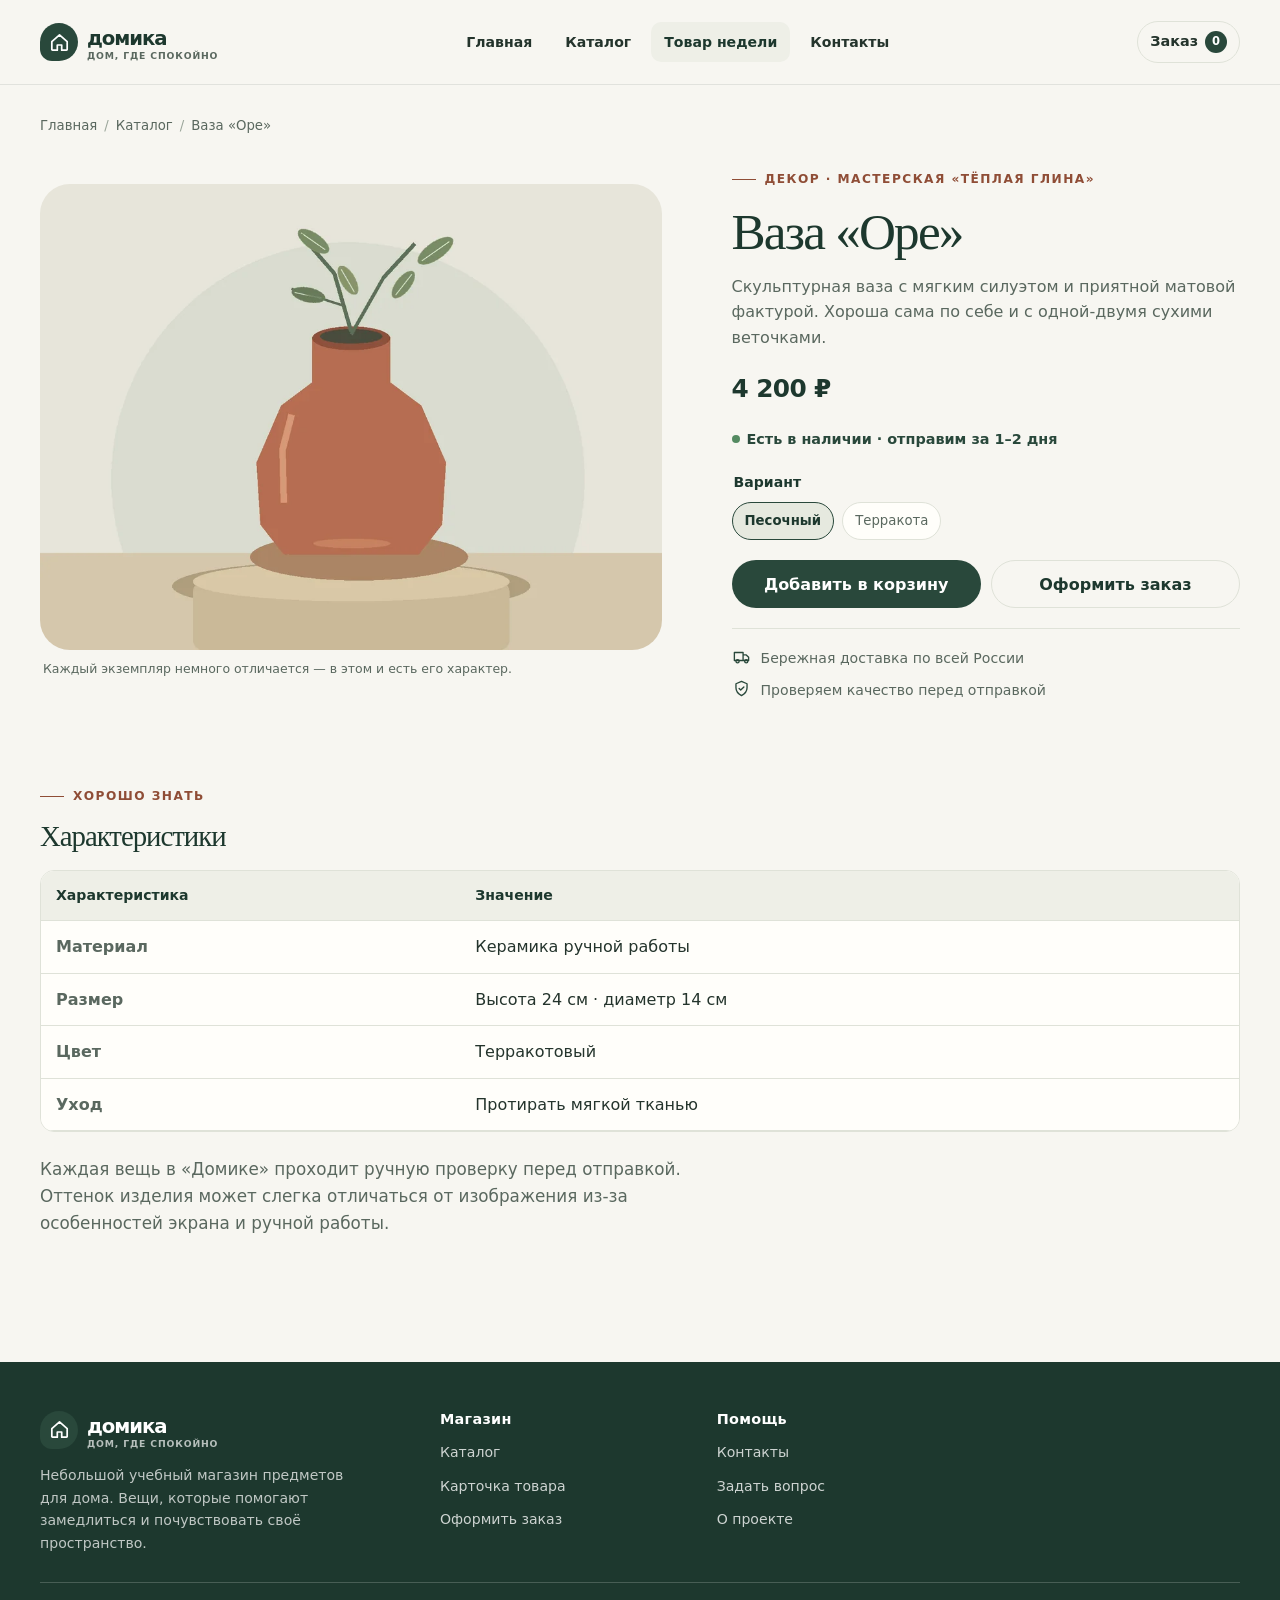
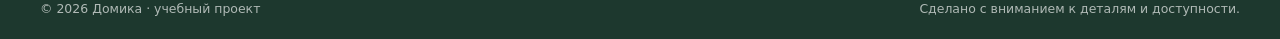
<file: product.html>
<!doctype html>
<html lang="ru">
<head>
  <meta charset="utf-8">
  <meta name="viewport" content="width=device-width, initial-scale=1.0">
  <meta name="description" content="Подробности о товаре из каталога Домика: материалы, размеры, уход и доставка.">
  <meta name="theme-color" content="#f7f6f1">
  <link rel="icon" href="images/favicon.svg" type="image/svg+xml">
  <title>Ваза «Оре» — Домика</title>
  <link rel="stylesheet" href="css/style.css">
  <link rel="stylesheet" href="css/responsive.css">
  <script src="js/main.js" defer></script>
</head>
<body>
  <a class="skip-link" href="#main-content">Перейти к основному содержимому</a>
  <header class="site-header">
    <div class="container header-inner">
      <a class="brand" href="index.html" aria-label="Домика - на главную"><span class="brand-mark" aria-hidden="true"><svg viewBox="0 0 24 24" fill="none"><path d="M4 11.2 12 4l8 7.2v8.1a.7.7 0 0 1-.7.7h-5v-5.4H9.7V20h-5a.7.7 0 0 1-.7-.7v-8.1Z" stroke="currentColor" stroke-width="1.8" stroke-linejoin="round"/></svg></span><span>домика<span class="brand-subtitle">дом, где спокойно</span></span></a>
      <nav class="site-nav" id="site-navigation" aria-label="Основная навигация"><ul><li><a href="index.html">Главная</a></li><li><a href="catalog.html">Каталог</a></li><li><a href="product.html?item=vase" aria-current="page">Товар недели</a></li><li><a href="contacts.html">Контакты</a></li></ul></nav>
      <div class="header-actions"><button class="menu-toggle" type="button" aria-label="Открыть меню" aria-expanded="false" aria-controls="site-navigation"><span></span><span></span><span></span><span class="sr-only">Открыть меню</span></button><a class="cart-link" href="order.html"><span>Заказ</span><span class="sr-only">Товаров в учебной корзине: </span><span class="cart-count" data-cart-count>0</span></a></div>
    </div>
  </header>

  <main id="main-content" class="container">
    <nav class="breadcrumbs product-breadcrumbs" aria-label="Хлебные крошки"><a href="index.html">Главная</a><span class="breadcrumb-separator" aria-hidden="true">/</span><a href="catalog.html">Каталог</a><span class="breadcrumb-separator" aria-hidden="true">/</span><span aria-current="page" data-product-breadcrumb>Ваза «Оре»</span></nav>
    <section class="product-detail" aria-labelledby="product-title">
      <div class="product-gallery">
        <figure class="product-main-image">
          <picture data-product-picture>
            <source data-product-webp type="image/webp" srcset="images/vase-480.webp 480w, images/vase-960.webp 960w" sizes="(max-width: 699px) 100vw, (max-width: 1023px) 48vw, 55vw">
            <img data-product-image src="images/vase-960.jpg" srcset="images/vase-480.jpg 480w, images/vase-960.jpg 960w" sizes="(max-width: 699px) 100vw, (max-width: 1023px) 48vw, 55vw" alt="Терракотовая керамическая ваза ручной работы с тонкими веточками" width="960" height="720">
          </picture>
        </figure>
        <p class="product-caption">Каждый экземпляр немного отличается — в этом и есть его характер.</p>
      </div>
      <div class="product-info">
        <p class="eyebrow" data-product-category-label>Декор · мастерская «Тёплая глина»</p>
        <h1 id="product-title" data-product-title>Ваза «Оре»</h1>
        <p class="product-description" data-product-description>Скульптурная ваза с мягким силуэтом и приятной матовой фактурой. Хороша сама по себе и с одной-двумя сухими веточками.</p>
        <p class="product-price-line"><span class="price" data-product-price>4 200 ₽</span><span class="old-price" data-product-old-price hidden></span></p>
        <p class="stock-status">Есть в наличии · отправим за 1–2 дня</p>
        <fieldset class="variant-picker" data-product-variants hidden>
          <legend data-variant-title>Вариант</legend>
          <div class="variant-list" data-variant-list></div>
        </fieldset>
        <div class="product-actions">
          <button class="button" type="button" data-add-to-cart data-product-label="Ваза «Оре»" aria-label="Добавить вазу Оре в учебную корзину">Добавить в корзину</button>
          <a class="button button-secondary" href="order.html?item=vase" data-order-link>Оформить заказ</a>
        </div>
        <div class="product-promises" aria-label="Условия покупки">
          <div class="product-promise"><svg viewBox="0 0 24 24" fill="none" aria-hidden="true"><path d="M3 7h11v10H3zM14 10h4l3 3v4h-7z" stroke="currentColor" stroke-width="1.7" stroke-linejoin="round"/><circle cx="7" cy="18" r="2" stroke="currentColor" stroke-width="1.7"/><circle cx="18" cy="18" r="2" stroke="currentColor" stroke-width="1.7"/></svg><span>Бережная доставка по всей России</span></div>
          <div class="product-promise"><svg viewBox="0 0 24 24" fill="none" aria-hidden="true"><path d="M12 3 19 6v5c0 4.6-3 7.8-7 10-4-2.2-7-5.4-7-10V6l7-3Z" stroke="currentColor" stroke-width="1.7" stroke-linejoin="round"/><path d="m9 12 2 2 4-4" stroke="currentColor" stroke-width="1.7" stroke-linecap="round" stroke-linejoin="round"/></svg><span>Проверяем качество перед отправкой</span></div>
        </div>
      </div>
    </section>

    <section class="details-section" aria-labelledby="specifications-title">
      <p class="eyebrow">Хорошо знать</p>
      <h2 id="specifications-title">Характеристики</h2>
      <dl class="spec-cards" data-spec-cards aria-label="Характеристики товара">
        <div class="spec-card"><dt>Материал</dt><dd>Керамика</dd></div>
        <div class="spec-card"><dt>Размер</dt><dd>Высота 24 см</dd></div>
        <div class="spec-card"><dt>Цвет</dt><dd>Терракотовый</dd></div>
        <div class="spec-card"><dt>Уход</dt><dd>Протирать мягкой тканью</dd></div>
      </dl>
      <div class="spec-table-wrap">
        <table class="spec-table">
          <caption class="sr-only">Технические характеристики выбранного товара</caption>
          <thead><tr><th scope="col">Характеристика</th><th scope="col">Значение</th></tr></thead>
          <tbody data-spec-table>
            <tr><th scope="row">Материал</th><td>Керамика</td></tr>
            <tr><th scope="row">Размер</th><td>Высота 24 см</td></tr>
            <tr><th scope="row">Цвет</th><td>Терракотовый</td></tr>
            <tr><th scope="row">Уход</th><td>Протирать мягкой тканью</td></tr>
          </tbody>
        </table>
      </div>
      <p class="lead product-note">Каждая вещь в «Домике» проходит ручную проверку перед отправкой. Оттенок изделия может слегка отличаться от изображения из-за особенностей экрана и ручной работы.</p>
    </section>
  </main>

  <footer class="site-footer"><div class="container"><div class="footer-grid">
    <div><a class="brand footer-brand" href="index.html" aria-label="Домика — на главную"><span class="brand-mark" aria-hidden="true"><svg viewBox="0 0 24 24" fill="none"><path d="M4 11.2 12 4l8 7.2v8.1a.7.7 0 0 1-.7.7h-5v-5.4H9.7V20h-5a.7.7 0 0 1-.7-.7v-8.1Z" stroke="currentColor" stroke-width="1.8" stroke-linejoin="round"/></svg></span><span>домика<span class="brand-subtitle">дом, где спокойно</span></span></a><p class="footer-copy">Небольшой учебный магазин предметов для дома. Вещи, которые помогают замедлиться и почувствовать своё пространство.</p></div>
    <div><h2 class="footer-title">Магазин</h2><ul class="footer-links"><li><a href="catalog.html">Каталог</a></li><li><a href="product.html?item=vase">Карточка товара</a></li><li><a href="order.html">Оформить заказ</a></li></ul></div>
    <div><h2 class="footer-title">Помощь</h2><ul class="footer-links"><li><a href="contacts.html">Контакты</a></li><li><a href="contacts.html#contact-form">Задать вопрос</a></li><li><a href="README.md">О проекте</a></li></ul></div>
  </div><div class="footer-bottom"><p>© <span data-year>2026</span> Домика · учебный проект</p><p>Сделано с вниманием к деталям и доступности.</p></div></div></footer>
  <div class="visually-polite" id="site-announcement" role="status" aria-live="polite" aria-atomic="true"></div>
</body>
</html>
</file>
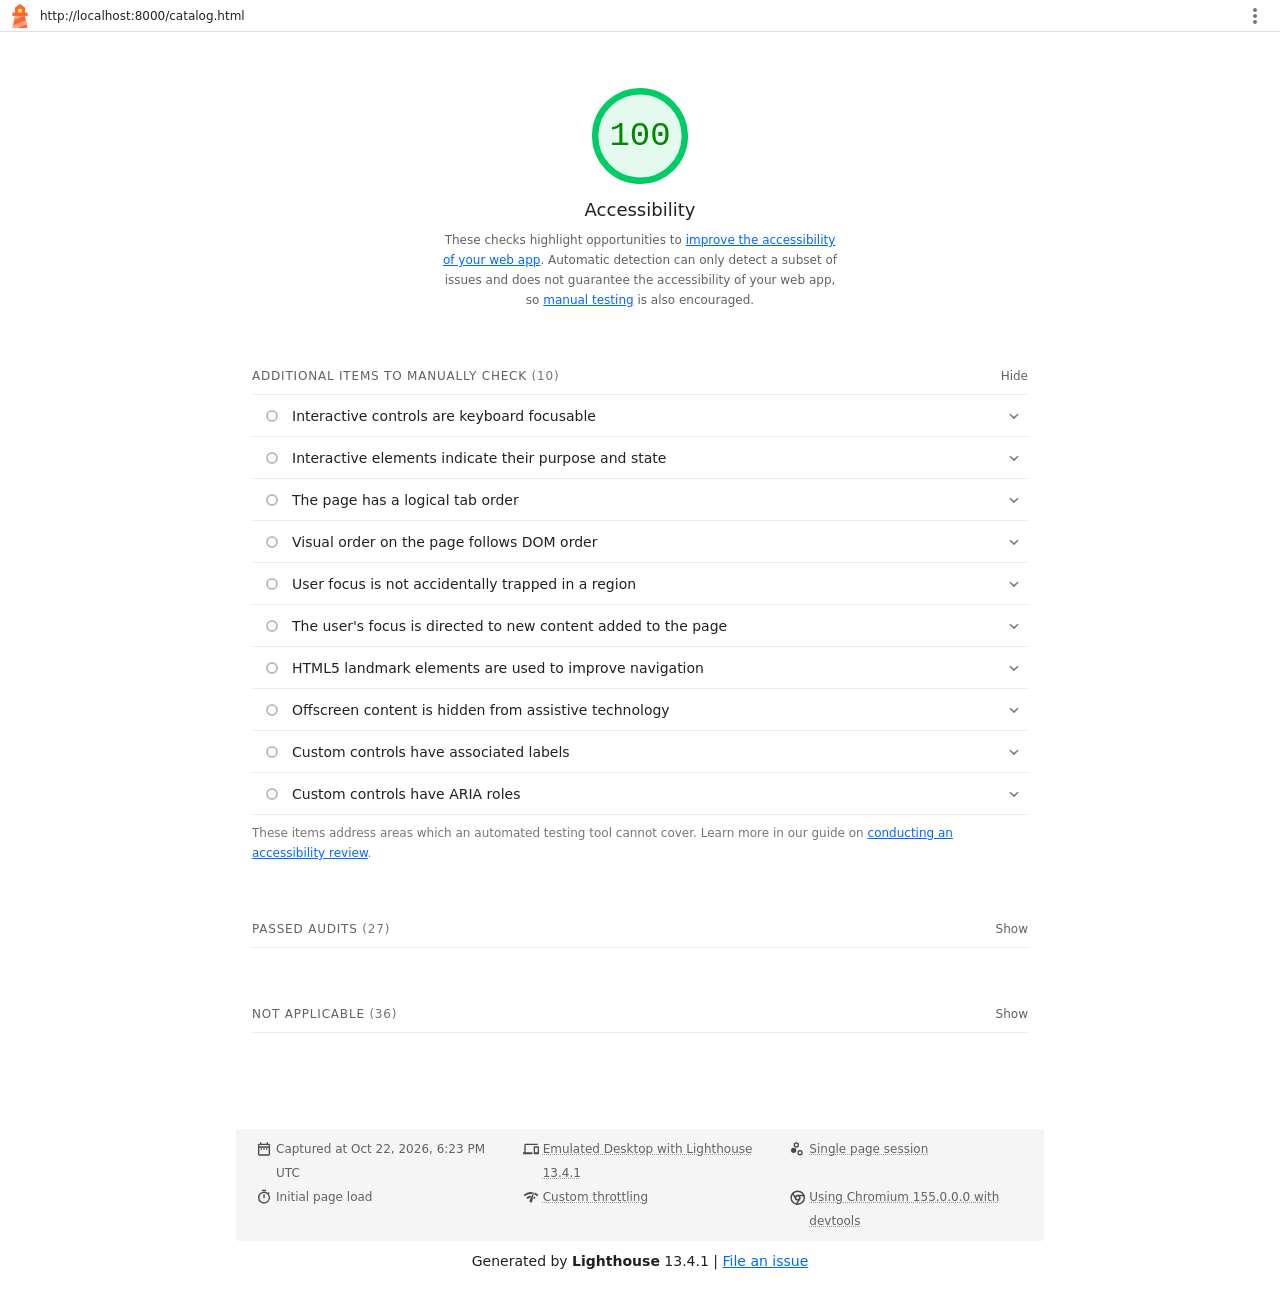
<file: lighthouse/accessibility-catalog.html>
<!--
@license
Copyright 2018 Google LLC
SPDX-License-Identifier: Apache-2.0
-->
<!doctype html>
<html lang="en">
<head>
  <meta charset="utf-8">
  <meta name="viewport" content="width=device-width, initial-scale=1, minimum-scale=1">
  <link rel="icon" href='data:image/svg+xml;utf8,<svg fill="none" xmlns="http://www.w3.org/2000/svg" viewBox="0 0 48 48"><path d="m14 7 10-7 10 7v10h5v7h-5l5 24H9l5-24H9v-7h5V7Z" fill="%23F63"/><path d="M31.561 24H14l-1.689 8.105L31.561 24ZM18.983 48H9l1.022-4.907L35.723 32.27l1.663 7.98L18.983 48Z" fill="%23FFA385"/><path fill="%23FF3" d="M20.5 10h7v7h-7z"/></svg>'>
  <title>Lighthouse Report</title>
  <style>body {margin: 0}</style>
</head>
<body>
  <noscript>Lighthouse report requires JavaScript. Please enable.</noscript>

  <div id="lh-log"></div>

  <script>window.__LIGHTHOUSE_JSON__ = {"lighthouseVersion":"13.4.1","requestedUrl":"http://localhost:8000/catalog.html","mainDocumentUrl":"http://localhost:8000/catalog.html","finalDisplayedUrl":"http://localhost:8000/catalog.html","finalUrl":"http://localhost:8000/catalog.html","fetchTime":"2026-10-22T18:23:20.395Z","gatherMode":"navigation","runWarnings":[],"userAgent":"Mozilla/5.0 (Macintosh; Intel Mac OS X 10_15_7) AppleWebKit/537.36 (KHTML, like Gecko) Chrome/155.0.0.0 Safari/537.36","environment":{"networkUserAgent":"Mozilla/5.0 (Macintosh; Intel Mac OS X 10_15_7) AppleWebKit/537.36 (KHTML, like Gecko) Chrome/155.0.0.0 Safari/537.36","hostUserAgent":"Mozilla/5.0 (Macintosh; Intel Mac OS X 10_15_7) AppleWebKit/537.36 (KHTML, like Gecko) Chrome/155.0.0.0 Safari/537.36","benchmarkIndex":4208,"credits":{"axe-core":"4.12.1"}},"audits":{"accesskeys":{"id":"accesskeys","title":"`[accesskey]` values are unique","description":"Access keys let users quickly focus a part of the page. For proper navigation, each access key must be unique. [Learn more about access keys](https://dequeuniversity.com/rules/axe/4.12/accesskeys).","score":null,"scoreDisplayMode":"notApplicable"},"aria-allowed-attr":{"id":"aria-allowed-attr","title":"`[aria-*]` attributes match their roles","description":"Each ARIA `role` supports a specific subset of `aria-*` attributes. Mismatching these invalidates the `aria-*` attributes. [Learn how to match ARIA attributes to their roles](https://dequeuniversity.com/rules/axe/4.12/aria-allowed-attr).","score":1,"scoreDisplayMode":"binary","details":{"type":"table","headings":[{"key":"node","valueType":"node","subItemsHeading":{"key":"relatedNode","valueType":"node"},"label":"Failing Elements"}],"items":[]}},"aria-allowed-role":{"id":"aria-allowed-role","title":"Uses ARIA roles only on compatible elements","description":"Many HTML elements can only be assigned certain ARIA roles. Using ARIA roles where they are not allowed can interfere with the accessibility of the web page. [Learn more about ARIA roles](https://dequeuniversity.com/rules/axe/4.12/aria-allowed-role).","score":null,"scoreDisplayMode":"notApplicable"},"aria-command-name":{"id":"aria-command-name","title":"`button`, `link`, and `menuitem` elements have accessible names","description":"When an element doesn't have an accessible name, screen readers announce it with a generic name, making it unusable for users who rely on screen readers. [Learn how to make command elements more accessible](https://dequeuniversity.com/rules/axe/4.12/aria-command-name).","score":null,"scoreDisplayMode":"notApplicable"},"aria-conditional-attr":{"id":"aria-conditional-attr","title":"ARIA attributes are used as specified for the element's role","description":"Some ARIA attributes are only allowed on an element under certain conditions. [Learn more about conditional ARIA attributes](https://dequeuniversity.com/rules/axe/4.12/aria-conditional-attr).","score":1,"scoreDisplayMode":"binary","details":{"type":"table","headings":[{"key":"node","valueType":"node","subItemsHeading":{"key":"relatedNode","valueType":"node"},"label":"Failing Elements"}],"items":[]}},"aria-deprecated-role":{"id":"aria-deprecated-role","title":"Deprecated ARIA roles were not used","description":"Deprecated ARIA roles may not be processed correctly by assistive technology. [Learn more about deprecated ARIA roles](https://dequeuniversity.com/rules/axe/4.12/aria-deprecated-role).","score":1,"scoreDisplayMode":"binary","details":{"type":"table","headings":[{"key":"node","valueType":"node","subItemsHeading":{"key":"relatedNode","valueType":"node"},"label":"Failing Elements"}],"items":[]}},"aria-dialog-name":{"id":"aria-dialog-name","title":"Elements with `role=\"dialog\"` or `role=\"alertdialog\"` have accessible names.","description":"ARIA dialog elements without accessible names may prevent screen readers users from discerning the purpose of these elements. [Learn how to make ARIA dialog elements more accessible](https://dequeuniversity.com/rules/axe/4.12/aria-dialog-name).","score":null,"scoreDisplayMode":"notApplicable"},"aria-hidden-body":{"id":"aria-hidden-body","title":"`[aria-hidden=\"true\"]` is not present on the document `\u003cbody>`","description":"Assistive technologies, like screen readers, work inconsistently when `aria-hidden=\"true\"` is set on the document `\u003cbody>`. [Learn how `aria-hidden` affects the document body](https://dequeuniversity.com/rules/axe/4.12/aria-hidden-body).","score":1,"scoreDisplayMode":"binary","details":{"type":"table","headings":[{"key":"node","valueType":"node","subItemsHeading":{"key":"relatedNode","valueType":"node"},"label":"Failing Elements"}],"items":[]}},"aria-hidden-focus":{"id":"aria-hidden-focus","title":"`[aria-hidden=\"true\"]` elements do not contain focusable descendents","description":"Focusable descendents within an `[aria-hidden=\"true\"]` element prevent those interactive elements from being available to users of assistive technologies like screen readers. [Learn how `aria-hidden` affects focusable elements](https://dequeuniversity.com/rules/axe/4.12/aria-hidden-focus).","score":1,"scoreDisplayMode":"binary","details":{"type":"table","headings":[{"key":"node","valueType":"node","subItemsHeading":{"key":"relatedNode","valueType":"node"},"label":"Failing Elements"}],"items":[]}},"aria-input-field-name":{"id":"aria-input-field-name","title":"ARIA input fields have accessible names","description":"When an input field doesn't have an accessible name, screen readers announce it with a generic name, making it unusable for users who rely on screen readers. [Learn more about input field labels](https://dequeuniversity.com/rules/axe/4.12/aria-input-field-name).","score":null,"scoreDisplayMode":"notApplicable"},"aria-meter-name":{"id":"aria-meter-name","title":"ARIA `meter` elements have accessible names","description":"When a meter element doesn't have an accessible name, screen readers announce it with a generic name, making it unusable for users who rely on screen readers. [Learn how to name `meter` elements](https://dequeuniversity.com/rules/axe/4.12/aria-meter-name).","score":null,"scoreDisplayMode":"notApplicable"},"aria-progressbar-name":{"id":"aria-progressbar-name","title":"ARIA `progressbar` elements have accessible names","description":"When a `progressbar` element doesn't have an accessible name, screen readers announce it with a generic name, making it unusable for users who rely on screen readers. [Learn how to label `progressbar` elements](https://dequeuniversity.com/rules/axe/4.12/aria-progressbar-name).","score":null,"scoreDisplayMode":"notApplicable"},"aria-prohibited-attr":{"id":"aria-prohibited-attr","title":"Elements use only permitted ARIA attributes","description":"Using ARIA attributes in roles where they are prohibited can mean that important information is not communicated to users of assistive technologies. [Learn more about prohibited ARIA roles](https://dequeuniversity.com/rules/axe/4.12/aria-prohibited-attr).","score":1,"scoreDisplayMode":"binary","details":{"type":"table","headings":[{"key":"node","valueType":"node","subItemsHeading":{"key":"relatedNode","valueType":"node"},"label":"Failing Elements"}],"items":[]}},"aria-required-attr":{"id":"aria-required-attr","title":"`[role]`s have all required `[aria-*]` attributes","description":"Some ARIA roles have required attributes that describe the state of the element to screen readers. [Learn more about roles and required attributes](https://dequeuniversity.com/rules/axe/4.12/aria-required-attr).","score":1,"scoreDisplayMode":"binary","details":{"type":"table","headings":[{"key":"node","valueType":"node","subItemsHeading":{"key":"relatedNode","valueType":"node"},"label":"Failing Elements"}],"items":[]}},"aria-required-children":{"id":"aria-required-children","title":"Elements with an ARIA `[role]` that require children to contain a specific `[role]` have all required children.","description":"Some ARIA parent roles must contain specific child roles to perform their intended accessibility functions. [Learn more about roles and required children elements](https://dequeuniversity.com/rules/axe/4.12/aria-required-children).","score":null,"scoreDisplayMode":"notApplicable"},"aria-required-parent":{"id":"aria-required-parent","title":"`[role]`s are contained by their required parent element","description":"Some ARIA child roles must be contained by specific parent roles to properly perform their intended accessibility functions. [Learn more about ARIA roles and required parent element](https://dequeuniversity.com/rules/axe/4.12/aria-required-parent).","score":null,"scoreDisplayMode":"notApplicable"},"aria-roles":{"id":"aria-roles","title":"`[role]` values are valid","description":"ARIA roles must have valid values in order to perform their intended accessibility functions. [Learn more about valid ARIA roles](https://dequeuniversity.com/rules/axe/4.12/aria-roles).","score":1,"scoreDisplayMode":"binary","details":{"type":"table","headings":[{"key":"node","valueType":"node","subItemsHeading":{"key":"relatedNode","valueType":"node"},"label":"Failing Elements"}],"items":[]}},"aria-text":{"id":"aria-text","title":"Elements with the `role=text` attribute do not have focusable descendents.","description":"Adding `role=text` around a text node split by markup enables VoiceOver to treat it as one phrase, but the element's focusable descendents will not be announced. [Learn more about the `role=text` attribute](https://dequeuniversity.com/rules/axe/4.12/aria-text).","score":null,"scoreDisplayMode":"notApplicable"},"aria-toggle-field-name":{"id":"aria-toggle-field-name","title":"ARIA toggle fields have accessible names","description":"When a toggle field doesn't have an accessible name, screen readers announce it with a generic name, making it unusable for users who rely on screen readers. [Learn more about toggle fields](https://dequeuniversity.com/rules/axe/4.12/aria-toggle-field-name).","score":null,"scoreDisplayMode":"notApplicable"},"aria-tooltip-name":{"id":"aria-tooltip-name","title":"ARIA `tooltip` elements have accessible names","description":"When a tooltip element doesn't have an accessible name, screen readers announce it with a generic name, making it unusable for users who rely on screen readers. [Learn how to name `tooltip` elements](https://dequeuniversity.com/rules/axe/4.12/aria-tooltip-name).","score":null,"scoreDisplayMode":"notApplicable"},"aria-treeitem-name":{"id":"aria-treeitem-name","title":"ARIA `treeitem` elements have accessible names","description":"When a `treeitem` element doesn't have an accessible name, screen readers announce it with a generic name, making it unusable for users who rely on screen readers. [Learn more about labeling `treeitem` elements](https://dequeuniversity.com/rules/axe/4.12/aria-treeitem-name).","score":null,"scoreDisplayMode":"notApplicable"},"aria-valid-attr-value":{"id":"aria-valid-attr-value","title":"`[aria-*]` attributes have valid values","description":"Assistive technologies, like screen readers, can't interpret ARIA attributes with invalid values. [Learn more about valid values for ARIA attributes](https://dequeuniversity.com/rules/axe/4.12/aria-valid-attr-value).","score":1,"scoreDisplayMode":"binary","details":{"type":"table","headings":[{"key":"node","valueType":"node","subItemsHeading":{"key":"relatedNode","valueType":"node"},"label":"Failing Elements"}],"items":[]}},"aria-valid-attr":{"id":"aria-valid-attr","title":"`[aria-*]` attributes are valid and not misspelled","description":"Assistive technologies, like screen readers, can't interpret ARIA attributes with invalid names. [Learn more about valid ARIA attributes](https://dequeuniversity.com/rules/axe/4.12/aria-valid-attr).","score":1,"scoreDisplayMode":"binary","details":{"type":"table","headings":[{"key":"node","valueType":"node","subItemsHeading":{"key":"relatedNode","valueType":"node"},"label":"Failing Elements"}],"items":[]}},"button-name":{"id":"button-name","title":"Buttons have an accessible name","description":"When a button doesn't have an accessible name, screen readers announce it as \"button\", making it unusable for users who rely on screen readers. [Learn how to make buttons more accessible](https://dequeuniversity.com/rules/axe/4.12/button-name).","score":1,"scoreDisplayMode":"binary","details":{"type":"table","headings":[{"key":"node","valueType":"node","subItemsHeading":{"key":"relatedNode","valueType":"node"},"label":"Failing Elements"}],"items":[]}},"bypass":{"id":"bypass","title":"The page contains a heading, skip link, or landmark region","description":"Adding ways to bypass repetitive content lets keyboard users navigate the page more efficiently. [Learn more about bypass blocks](https://dequeuniversity.com/rules/axe/4.12/bypass).","score":null,"scoreDisplayMode":"notApplicable"},"color-contrast":{"id":"color-contrast","title":"Background and foreground colors have a sufficient contrast ratio","description":"Low-contrast text is difficult or impossible for many users to read. [Learn how to provide sufficient color contrast](https://dequeuniversity.com/rules/axe/4.12/color-contrast).","score":1,"scoreDisplayMode":"binary","details":{"type":"table","headings":[{"key":"node","valueType":"node","subItemsHeading":{"key":"relatedNode","valueType":"node"},"label":"Failing Elements"}],"items":[]}},"definition-list":{"id":"definition-list","title":"`\u003cdl>`'s contain only properly-ordered `\u003cdt>` and `\u003cdd>` groups, `\u003cscript>`, `\u003ctemplate>` or `\u003cdiv>` elements.","description":"When definition lists are not properly marked up, screen readers may produce confusing or inaccurate output. [Learn how to structure definition lists correctly](https://dequeuniversity.com/rules/axe/4.12/definition-list).","score":null,"scoreDisplayMode":"notApplicable"},"dlitem":{"id":"dlitem","title":"Definition list items are wrapped in `\u003cdl>` elements","description":"Definition list items (`\u003cdt>` and `\u003cdd>`) must be wrapped in a parent `\u003cdl>` element to ensure that screen readers can properly announce them. [Learn how to structure definition lists correctly](https://dequeuniversity.com/rules/axe/4.12/dlitem).","score":null,"scoreDisplayMode":"notApplicable"},"document-title":{"id":"document-title","title":"Document has a `\u003ctitle>` element","description":"The title gives screen reader users an overview of the page, and search engine users rely on it heavily to determine if a page is relevant to their search. [Learn more about document titles](https://dequeuniversity.com/rules/axe/4.12/document-title).","score":1,"scoreDisplayMode":"binary","details":{"type":"table","headings":[{"key":"node","valueType":"node","subItemsHeading":{"key":"relatedNode","valueType":"node"},"label":"Failing Elements"}],"items":[]}},"duplicate-id-aria":{"id":"duplicate-id-aria","title":"ARIA IDs are unique","description":"The value of an ARIA ID must be unique to prevent other instances from being overlooked by assistive technologies. [Learn how to fix duplicate ARIA IDs](https://dequeuniversity.com/rules/axe/4.12/duplicate-id-aria).","score":null,"scoreDisplayMode":"notApplicable"},"empty-heading":{"id":"empty-heading","title":"All heading elements contain content.","description":"A heading with no content or inaccessible text prevent screen reader users from accessing information on the page's structure. [Learn more about headings](https://dequeuniversity.com/rules/axe/4.12/empty-heading).","score":null,"scoreDisplayMode":"notApplicable"},"form-field-multiple-labels":{"id":"form-field-multiple-labels","title":"No form fields have multiple labels","description":"Form fields with multiple labels can be confusingly announced by assistive technologies like screen readers which use either the first, the last, or all of the labels. [Learn how to use form labels](https://dequeuniversity.com/rules/axe/4.12/form-field-multiple-labels).","score":null,"scoreDisplayMode":"notApplicable"},"frame-title":{"id":"frame-title","title":"`\u003cframe>` or `\u003ciframe>` elements have a title","description":"Screen reader users rely on frame titles to describe the contents of frames. [Learn more about frame titles](https://dequeuniversity.com/rules/axe/4.12/frame-title).","score":null,"scoreDisplayMode":"notApplicable"},"heading-order":{"id":"heading-order","title":"Heading elements appear in a sequentially-descending order","description":"Properly ordered headings that do not skip levels convey the semantic structure of the page, making it easier to navigate and understand when using assistive technologies. [Learn more about heading order](https://dequeuniversity.com/rules/axe/4.12/heading-order).","score":1,"scoreDisplayMode":"binary","details":{"type":"table","headings":[{"key":"node","valueType":"node","subItemsHeading":{"key":"relatedNode","valueType":"node"},"label":"Failing Elements"}],"items":[]}},"html-has-lang":{"id":"html-has-lang","title":"`\u003chtml>` element has a `[lang]` attribute","description":"If a page doesn't specify a `lang` attribute, a screen reader assumes that the page is in the default language that the user chose when setting up the screen reader. If the page isn't actually in the default language, then the screen reader might not announce the page's text correctly. [Learn more about the `lang` attribute](https://dequeuniversity.com/rules/axe/4.12/html-has-lang).","score":1,"scoreDisplayMode":"binary","details":{"type":"table","headings":[{"key":"node","valueType":"node","subItemsHeading":{"key":"relatedNode","valueType":"node"},"label":"Failing Elements"}],"items":[]}},"html-lang-valid":{"id":"html-lang-valid","title":"`\u003chtml>` element has a valid value for its `[lang]` attribute","description":"Specifying a valid [BCP 47 language](https://www.w3.org/International/questions/qa-choosing-language-tags#question) helps screen readers announce text properly. [Learn how to use the `lang` attribute](https://dequeuniversity.com/rules/axe/4.12/html-lang-valid).","score":1,"scoreDisplayMode":"binary","details":{"type":"table","headings":[{"key":"node","valueType":"node","subItemsHeading":{"key":"relatedNode","valueType":"node"},"label":"Failing Elements"}],"items":[]}},"html-xml-lang-mismatch":{"id":"html-xml-lang-mismatch","title":"`\u003chtml>` element has an `[xml:lang]` attribute with the same base language as the `[lang]` attribute.","description":"If the webpage does not specify a consistent language, then the screen reader might not announce the page's text correctly. [Learn more about the `lang` attribute](https://dequeuniversity.com/rules/axe/4.12/html-xml-lang-mismatch).","score":null,"scoreDisplayMode":"notApplicable"},"identical-links-same-purpose":{"id":"identical-links-same-purpose","title":"Identical links have the same purpose.","description":"Links with the same destination should have the same description, to help users understand the link's purpose and decide whether to follow it. [Learn more about identical links](https://dequeuniversity.com/rules/axe/4.12/identical-links-same-purpose).","score":null,"scoreDisplayMode":"notApplicable"},"image-alt":{"id":"image-alt","title":"Image elements have `[alt]` attributes","description":"Informative elements should aim for short, descriptive alternate text. Decorative elements can be ignored with an empty alt attribute. [Learn more about the `alt` attribute](https://dequeuniversity.com/rules/axe/4.12/image-alt).","score":1,"scoreDisplayMode":"binary","details":{"type":"table","headings":[{"key":"node","valueType":"node","subItemsHeading":{"key":"relatedNode","valueType":"node"},"label":"Failing Elements"}],"items":[]}},"image-redundant-alt":{"id":"image-redundant-alt","title":"Image elements do not have `[alt]` attributes that are redundant text.","description":"Informative elements should aim for short, descriptive alternative text. Alternative text that is exactly the same as the text adjacent to the link or image is potentially confusing for screen reader users, because the text will be read twice. [Learn more about the `alt` attribute](https://dequeuniversity.com/rules/axe/4.12/image-redundant-alt).","score":null,"scoreDisplayMode":"notApplicable"},"input-button-name":{"id":"input-button-name","title":"Input buttons have discernible text.","description":"Adding discernable and accessible text to input buttons may help screen reader users understand the purpose of the input button. [Learn more about input buttons](https://dequeuniversity.com/rules/axe/4.12/input-button-name).","score":null,"scoreDisplayMode":"notApplicable"},"input-image-alt":{"id":"input-image-alt","title":"`\u003cinput type=\"image\">` elements have `[alt]` text","description":"When an image is being used as an `\u003cinput>` button, providing alternative text can help screen reader users understand the purpose of the button. [Learn about input image alt text](https://dequeuniversity.com/rules/axe/4.12/input-image-alt).","score":null,"scoreDisplayMode":"notApplicable"},"label-content-name-mismatch":{"id":"label-content-name-mismatch","title":"Elements with visible text labels do not have matching accessible names.","description":"Visible text labels that do not match the accessible name can result in a confusing experience for screen reader users. [Learn more about accessible names](https://dequeuniversity.com/rules/axe/4.12/label-content-name-mismatch).","score":0,"scoreDisplayMode":"binary","details":{"type":"table","headings":[{"key":"node","valueType":"node","subItemsHeading":{"key":"relatedNode","valueType":"node"},"label":"Failing Elements"}],"items":[{"node":{"type":"node","lhId":"1-0-A","path":"1,HTML,1,BODY,1,HEADER,0,DIV,0,A","selector":"body > header.site-header > div.container > a.brand","boundingRect":{"top":23,"bottom":61,"left":28,"right":198,"width":170,"height":38},"snippet":"\u003ca class=\"brand\" href=\"index.html\" aria-label=\"Домика — на главную\">","nodeLabel":"домика\nДОМ, ГДЕ СПОКОЙНО","explanation":"Fix any of the following:\n  Text inside the element is not included in the accessible name"}},{"node":{"type":"node","lhId":"1-1-A","path":"1,HTML,1,BODY,2,MAIN,1,DIV,1,SECTION,2,DIV,0,ARTICLE,0,A","selector":"section.catalog-main > div#catalog-products > article.product-card > a.product-media","boundingRect":{"top":492,"bottom":645,"left":303,"right":507,"width":204,"height":153},"snippet":"\u003ca class=\"product-media\" href=\"product.html?item=vase\" aria-label=\"Подробнее о вазе Оре\">","nodeLabel":"Хит","explanation":"Fix any of the following:\n  Text inside the element is not included in the accessible name"}},{"node":{"type":"node","lhId":"1-2-BUTTON","path":"1,HTML,1,BODY,2,MAIN,1,DIV,1,SECTION,2,DIV,0,ARTICLE,1,DIV,3,DIV,1,BUTTON","selector":"article.product-card > div.product-body > div.product-card-footer > button.button","boundingRect":{"top":754,"bottom":811,"left":390,"right":492,"width":102,"height":57},"snippet":"\u003cbutton class=\"button button-small\" type=\"button\" data-add-to-cart=\"\" data-product-label=\"Ваза «Оре»\" aria-label=\"Добавить вазу Оре в учебную корзину\">","nodeLabel":"В корзину","explanation":"Fix any of the following:\n  Text inside the element is not included in the accessible name"}},{"node":{"type":"node","lhId":"1-3-A","path":"1,HTML,1,BODY,2,MAIN,1,DIV,1,SECTION,2,DIV,1,ARTICLE,0,A","selector":"section.catalog-main > div#catalog-products > article.product-card > a.product-media","boundingRect":{"top":492,"bottom":645,"left":527,"right":731,"width":204,"height":153},"snippet":"\u003ca class=\"product-media\" href=\"product.html?item=throw\" aria-label=\"Подробнее о пледе Линии\">","nodeLabel":"Новинка","explanation":"Fix any of the following:\n  Text inside the element is not included in the accessible name"}},{"node":{"type":"node","lhId":"1-4-BUTTON","path":"1,HTML,1,BODY,2,MAIN,1,DIV,1,SECTION,2,DIV,1,ARTICLE,1,DIV,3,DIV,1,BUTTON","selector":"article.product-card > div.product-body > div.product-card-footer > button.button","boundingRect":{"top":754,"bottom":811,"left":615,"right":716,"width":101,"height":57},"snippet":"\u003cbutton class=\"button button-small\" type=\"button\" data-add-to-cart=\"\" data-product-label=\"Плед «Линии»\" aria-label=\"Добавить плед Линии в учебную корзину\">","nodeLabel":"В корзину","explanation":"Fix any of the following:\n  Text inside the element is not included in the accessible name"}},{"node":{"type":"node","lhId":"1-5-A","path":"1,HTML,1,BODY,2,MAIN,1,DIV,1,SECTION,2,DIV,2,ARTICLE,0,A","selector":"section.catalog-main > div#catalog-products > article.product-card > a.product-media","boundingRect":{"top":492,"bottom":645,"left":751,"right":955,"width":204,"height":153},"snippet":"\u003ca class=\"product-media\" href=\"product.html?item=lamp\" aria-label=\"Подробнее о лампе Тундра\">","nodeLabel":"Мягкий свет","explanation":"Fix any of the following:\n  Text inside the element is not included in the accessible name"}},{"node":{"type":"node","lhId":"1-6-BUTTON","path":"1,HTML,1,BODY,2,MAIN,1,DIV,1,SECTION,2,DIV,2,ARTICLE,1,DIV,3,DIV,1,BUTTON","selector":"article.product-card > div.product-body > div.product-card-footer > button.button","boundingRect":{"top":754,"bottom":811,"left":846,"right":940,"width":94,"height":57},"snippet":"\u003cbutton class=\"button button-small\" type=\"button\" data-add-to-cart=\"\" data-product-label=\"Лампа «Тундра»\" aria-label=\"Добавить лампу Тундра в учебную корзину\">","nodeLabel":"В корзину","explanation":"Fix any of the following:\n  Text inside the element is not included in the accessible name"}},{"node":{"type":"node","lhId":"1-7-BUTTON","path":"1,HTML,1,BODY,2,MAIN,1,DIV,1,SECTION,2,DIV,3,ARTICLE,1,DIV,3,DIV,1,BUTTON","selector":"article.product-card > div.product-body > div.product-card-footer > button.button","boundingRect":{"top":1108,"bottom":1164,"left":401,"right":492,"width":91,"height":57},"snippet":"\u003cbutton class=\"button button-small\" type=\"button\" data-add-to-cart=\"\" data-product-label=\"Кресло «Мягкий дом»\" aria-label=\"Добавить кресло Мягкий дом в учебную корзину\">","nodeLabel":"В корзину","explanation":"Fix any of the following:\n  Text inside the element is not included in the accessible name"}},{"node":{"type":"node","lhId":"1-8-BUTTON","path":"1,HTML,1,BODY,2,MAIN,1,DIV,1,SECTION,2,DIV,4,ARTICLE,1,DIV,3,DIV,1,BUTTON","selector":"article.product-card > div.product-body > div.product-card-footer > button.button","boundingRect":{"top":1108,"bottom":1164,"left":614,"right":716,"width":102,"height":57},"snippet":"\u003cbutton class=\"button button-small\" type=\"button\" data-add-to-cart=\"\" data-product-label=\"Кружка «Фьорд»\" aria-label=\"Добавить кружку Фьорд в учебную корзину\">","nodeLabel":"В корзину","explanation":"Fix any of the following:\n  Text inside the element is not included in the accessible name"}},{"node":{"type":"node","lhId":"1-9-A","path":"1,HTML,1,BODY,2,MAIN,1,DIV,1,SECTION,2,DIV,5,ARTICLE,0,A","selector":"section.catalog-main > div#catalog-products > article.product-card > a.product-media","boundingRect":{"top":846,"bottom":999,"left":751,"right":955,"width":204,"height":153},"snippet":"\u003ca class=\"product-media\" href=\"product.html?item=tray\" aria-label=\"Подробнее о дубовом подносе Ритм\">","nodeLabel":"Мастерская","explanation":"Fix any of the following:\n  Text inside the element is not included in the accessible name"}},{"node":{"type":"node","lhId":"1-10-BUTTON","path":"1,HTML,1,BODY,2,MAIN,1,DIV,1,SECTION,2,DIV,5,ARTICLE,1,DIV,3,DIV,1,BUTTON","selector":"article.product-card > div.product-body > div.product-card-footer > button.button","boundingRect":{"top":1108,"bottom":1164,"left":838,"right":940,"width":102,"height":57},"snippet":"\u003cbutton class=\"button button-small\" type=\"button\" data-add-to-cart=\"\" data-product-label=\"Поднос «Ритм»\" aria-label=\"Добавить поднос Ритм в учебную корзину\">","nodeLabel":"В корзину","explanation":"Fix any of the following:\n  Text inside the element is not included in the accessible name"}},{"node":{"type":"node","lhId":"1-11-A","path":"1,HTML,1,BODY,3,FOOTER,0,DIV,0,DIV,0,DIV,0,A","selector":"div.container > div.footer-grid > div > a.brand","boundingRect":{"top":1355,"bottom":1393,"left":28,"right":198,"width":170,"height":38},"snippet":"\u003ca class=\"brand footer-brand\" href=\"index.html\" aria-label=\"Домика — на главную\">","nodeLabel":"домика\nДОМ, ГДЕ СПОКОЙНО","explanation":"Fix any of the following:\n  Text inside the element is not included in the accessible name"}}],"debugData":{"type":"debugdata","impact":"serious","tags":["cat.semantics","wcag21a","wcag253","EN-301-549","EN-9.2.5.3","RGAAv4","RGAA-6.1.5","experimental"]}}},"label":{"id":"label","title":"Form elements have associated labels","description":"Labels ensure that form controls are announced properly by assistive technologies, like screen readers. [Learn more about form element labels](https://dequeuniversity.com/rules/axe/4.12/label).","score":1,"scoreDisplayMode":"binary","details":{"type":"table","headings":[{"key":"node","valueType":"node","subItemsHeading":{"key":"relatedNode","valueType":"node"},"label":"Failing Elements"}],"items":[]}},"landmark-one-main":{"id":"landmark-one-main","title":"Document has a main landmark.","description":"One main landmark helps screen reader users navigate a web page. [Learn more about landmarks](https://dequeuniversity.com/rules/axe/4.12/landmark-one-main).","score":1,"scoreDisplayMode":"binary","details":{"type":"table","headings":[{"key":"node","valueType":"node","subItemsHeading":{"key":"relatedNode","valueType":"node"},"label":"Failing Elements"}],"items":[]}},"link-name":{"id":"link-name","title":"Links have a discernible name","description":"Link text (and alternate text for images, when used as links) that is discernible, unique, and focusable improves the navigation experience for screen reader users. [Learn how to make links accessible](https://dequeuniversity.com/rules/axe/4.12/link-name).","score":1,"scoreDisplayMode":"binary","details":{"type":"table","headings":[{"key":"node","valueType":"node","subItemsHeading":{"key":"relatedNode","valueType":"node"},"label":"Failing Elements"}],"items":[]}},"link-in-text-block":{"id":"link-in-text-block","title":"Links are distinguishable without relying on color.","description":"Low-contrast text is difficult or impossible for many users to read. Link text that is discernible improves the experience for users with low vision. [Learn how to make links distinguishable](https://dequeuniversity.com/rules/axe/4.12/link-in-text-block).","score":null,"scoreDisplayMode":"notApplicable"},"list":{"id":"list","title":"Lists contain only `\u003cli>` elements and script supporting elements (`\u003cscript>` and `\u003ctemplate>`).","description":"Screen readers have a specific way of announcing lists. Ensuring proper list structure aids screen reader output. [Learn more about proper list structure](https://dequeuniversity.com/rules/axe/4.12/list).","score":1,"scoreDisplayMode":"binary","details":{"type":"table","headings":[{"key":"node","valueType":"node","subItemsHeading":{"key":"relatedNode","valueType":"node"},"label":"Failing Elements"}],"items":[]}},"listitem":{"id":"listitem","title":"List items (`\u003cli>`) are contained within `\u003cul>`, `\u003col>` or `\u003cmenu>` parent elements","description":"Screen readers require list items (`\u003cli>`) to be contained within a parent `\u003cul>`, `\u003col>` or `\u003cmenu>` to be announced properly. [Learn more about proper list structure](https://dequeuniversity.com/rules/axe/4.12/listitem).","score":1,"scoreDisplayMode":"binary","details":{"type":"table","headings":[{"key":"node","valueType":"node","subItemsHeading":{"key":"relatedNode","valueType":"node"},"label":"Failing Elements"}],"items":[]}},"meta-refresh":{"id":"meta-refresh","title":"The document does not use `\u003cmeta http-equiv=\"refresh\">`","description":"Users do not expect a page to refresh automatically, and doing so will move focus back to the top of the page. This may create a frustrating or confusing experience. [Learn more about the refresh meta tag](https://dequeuniversity.com/rules/axe/4.12/meta-refresh).","score":null,"scoreDisplayMode":"notApplicable"},"meta-viewport":{"id":"meta-viewport","title":"`[user-scalable=\"no\"]` is not used in the `\u003cmeta name=\"viewport\">` element and the `[maximum-scale]` attribute is not less than 5.","description":"Disabling zooming is problematic for users with low vision who rely on screen magnification to properly see the contents of a web page. [Learn more about the viewport meta tag](https://dequeuniversity.com/rules/axe/4.12/meta-viewport).","score":1,"scoreDisplayMode":"binary","details":{"type":"table","headings":[{"key":"node","valueType":"node","subItemsHeading":{"key":"relatedNode","valueType":"node"},"label":"Failing Elements"}],"items":[]}},"object-alt":{"id":"object-alt","title":"`\u003cobject>` elements have alternate text","description":"Screen readers cannot translate non-text content. Adding alternate text to `\u003cobject>` elements helps screen readers convey meaning to users. [Learn more about alt text for `object` elements](https://dequeuniversity.com/rules/axe/4.12/object-alt).","score":null,"scoreDisplayMode":"notApplicable"},"select-name":{"id":"select-name","title":"Select elements have associated label elements.","description":"Form elements without effective labels can create frustrating experiences for screen reader users. [Learn more about the `select` element](https://dequeuniversity.com/rules/axe/4.12/select-name).","score":1,"scoreDisplayMode":"binary","details":{"type":"table","headings":[{"key":"node","valueType":"node","subItemsHeading":{"key":"relatedNode","valueType":"node"},"label":"Failing Elements"}],"items":[]}},"skip-link":{"id":"skip-link","title":"Skip links are focusable.","description":"Including a skip link can help users skip to the main content to save time. [Learn more about skip links](https://dequeuniversity.com/rules/axe/4.12/skip-link).","score":1,"scoreDisplayMode":"binary","details":{"type":"table","headings":[{"key":"node","valueType":"node","subItemsHeading":{"key":"relatedNode","valueType":"node"},"label":"Failing Elements"}],"items":[]}},"tabindex":{"id":"tabindex","title":"No element has a `[tabindex]` value greater than 0","description":"A value greater than 0 implies an explicit navigation ordering. Although technically valid, this often creates frustrating experiences for users who rely on assistive technologies. [Learn more about the `tabindex` attribute](https://dequeuniversity.com/rules/axe/4.12/tabindex).","score":null,"scoreDisplayMode":"notApplicable"},"table-duplicate-name":{"id":"table-duplicate-name","title":"Tables have different content in the summary attribute and `\u003ccaption>`.","description":"The summary attribute should describe the table structure, while `\u003ccaption>` should have the onscreen title. Accurate table mark-up helps users of screen readers. [Learn more about summary and caption](https://dequeuniversity.com/rules/axe/4.12/table-duplicate-name).","score":null,"scoreDisplayMode":"notApplicable"},"table-fake-caption":{"id":"table-fake-caption","title":"Tables use `\u003ccaption>` instead of cells with the `[colspan]` attribute to indicate a caption.","description":"Screen readers have features to make navigating tables easier. Ensuring that tables use the actual caption element instead of cells with the `[colspan]` attribute may improve the experience for screen reader users. [Learn more about captions](https://dequeuniversity.com/rules/axe/4.12/table-fake-caption).","score":null,"scoreDisplayMode":"notApplicable"},"target-size":{"id":"target-size","title":"Touch targets have sufficient size and spacing.","description":"Touch targets with sufficient size and spacing help users who may have difficulty targeting small controls to activate the targets. [Learn more about touch targets](https://dequeuniversity.com/rules/axe/4.12/target-size).","score":1,"scoreDisplayMode":"binary","details":{"type":"table","headings":[{"key":"node","valueType":"node","subItemsHeading":{"key":"relatedNode","valueType":"node"},"label":"Failing Elements"}],"items":[]}},"td-has-header":{"id":"td-has-header","title":"`\u003ctd>` elements in a large `\u003ctable>` have one or more table headers.","description":"Screen readers have features to make navigating tables easier. Ensuring that `\u003ctd>` elements in a large table (3 or more cells in width and height) have an associated table header may improve the experience for screen reader users. [Learn more about table headers](https://dequeuniversity.com/rules/axe/4.12/td-has-header).","score":null,"scoreDisplayMode":"notApplicable"},"td-headers-attr":{"id":"td-headers-attr","title":"Cells in a `\u003ctable>` element that use the `[headers]` attribute refer to table cells within the same table.","description":"Screen readers have features to make navigating tables easier. Ensuring `\u003ctd>` cells using the `[headers]` attribute only refer to other cells in the same table may improve the experience for screen reader users. [Learn more about the `headers` attribute](https://dequeuniversity.com/rules/axe/4.12/td-headers-attr).","score":null,"scoreDisplayMode":"notApplicable"},"th-has-data-cells":{"id":"th-has-data-cells","title":"`\u003cth>` elements and elements with `[role=\"columnheader\"/\"rowheader\"]` have data cells they describe.","description":"Screen readers have features to make navigating tables easier. Ensuring table headers always refer to some set of cells may improve the experience for screen reader users. [Learn more about table headers](https://dequeuniversity.com/rules/axe/4.12/th-has-data-cells).","score":null,"scoreDisplayMode":"notApplicable"},"valid-lang":{"id":"valid-lang","title":"`[lang]` attributes have a valid value","description":"Specifying a valid [BCP 47 language](https://www.w3.org/International/questions/qa-choosing-language-tags#question) on elements helps ensure that text is pronounced correctly by a screen reader. [Learn how to use the `lang` attribute](https://dequeuniversity.com/rules/axe/4.12/valid-lang).","score":null,"scoreDisplayMode":"notApplicable"},"video-caption":{"id":"video-caption","title":"`\u003cvideo>` elements contain a `\u003ctrack>` element with `[kind=\"captions\"]`","description":"When a video provides a caption it is easier for deaf and hearing impaired users to access its information. [Learn more about video captions](https://dequeuniversity.com/rules/axe/4.12/video-caption).","score":null,"scoreDisplayMode":"notApplicable"},"custom-controls-labels":{"id":"custom-controls-labels","title":"Custom controls have associated labels","description":"Custom interactive controls have associated labels, provided by aria-label or aria-labelledby. [Learn more about custom controls and labels](https://developer.chrome.com/docs/lighthouse/accessibility/custom-controls-labels/).","score":null,"scoreDisplayMode":"manual"},"custom-controls-roles":{"id":"custom-controls-roles","title":"Custom controls have ARIA roles","description":"Custom interactive controls have appropriate ARIA roles. [Learn how to add roles to custom controls](https://developer.chrome.com/docs/lighthouse/accessibility/custom-control-roles/).","score":null,"scoreDisplayMode":"manual"},"focus-traps":{"id":"focus-traps","title":"User focus is not accidentally trapped in a region","description":"A user can tab into and out of any control or region without accidentally trapping their focus. [Learn how to avoid focus traps](https://developer.chrome.com/docs/lighthouse/accessibility/focus-traps/).","score":null,"scoreDisplayMode":"manual"},"focusable-controls":{"id":"focusable-controls","title":"Interactive controls are keyboard focusable","description":"Custom interactive controls are keyboard focusable and display a focus indicator. [Learn how to make custom controls focusable](https://developer.chrome.com/docs/lighthouse/accessibility/focusable-controls/).","score":null,"scoreDisplayMode":"manual"},"interactive-element-affordance":{"id":"interactive-element-affordance","title":"Interactive elements indicate their purpose and state","description":"Interactive elements, such as links and buttons, should indicate their state and be distinguishable from non-interactive elements. [Learn how to decorate interactive elements with affordance hints](https://developer.chrome.com/docs/lighthouse/accessibility/interactive-element-affordance/).","score":null,"scoreDisplayMode":"manual"},"logical-tab-order":{"id":"logical-tab-order","title":"The page has a logical tab order","description":"Tabbing through the page follows the visual layout. Users cannot focus elements that are offscreen. [Learn more about logical tab ordering](https://developer.chrome.com/docs/lighthouse/accessibility/logical-tab-order/).","score":null,"scoreDisplayMode":"manual"},"managed-focus":{"id":"managed-focus","title":"The user's focus is directed to new content added to the page","description":"If new content, such as a dialog, is added to the page, the user's focus is directed to it. [Learn how to direct focus to new content](https://developer.chrome.com/docs/lighthouse/accessibility/managed-focus/).","score":null,"scoreDisplayMode":"manual"},"offscreen-content-hidden":{"id":"offscreen-content-hidden","title":"Offscreen content is hidden from assistive technology","description":"Offscreen content is hidden with display: none or aria-hidden=true. [Learn how to properly hide offscreen content](https://developer.chrome.com/docs/lighthouse/accessibility/offscreen-content-hidden/).","score":null,"scoreDisplayMode":"manual"},"use-landmarks":{"id":"use-landmarks","title":"HTML5 landmark elements are used to improve navigation","description":"Landmark elements (`\u003cmain>`, `\u003cnav>`, etc.) are used to improve the keyboard navigation of the page for assistive technology. [Learn more about landmark elements](https://developer.chrome.com/docs/lighthouse/accessibility/use-landmarks/).","score":null,"scoreDisplayMode":"manual"},"visual-order-follows-dom":{"id":"visual-order-follows-dom","title":"Visual order on the page follows DOM order","description":"DOM order matches the visual order, improving navigation for assistive technology. [Learn more about DOM and visual ordering](https://developer.chrome.com/docs/lighthouse/accessibility/visual-order-follows-dom/).","score":null,"scoreDisplayMode":"manual"},"autocomplete-valid":{"id":"autocomplete-valid","title":"`autocomplete` attributes are used correctly","description":"The `autocomplete` attribute values must be valid and correctly applied for screen readers to function correctly. [Learn more about valid autocomplete values](https://dequeuniversity.com/rules/axe/4.12/autocomplete-valid).","score":1,"scoreDisplayMode":"binary","details":{"type":"table","headings":[{"key":"node","valueType":"node","subItemsHeading":{"key":"relatedNode","valueType":"node"},"label":"Failing Elements"}],"items":[]}},"presentation-role-conflict":{"id":"presentation-role-conflict","title":"Elements with `role=\"none\"` or `role=\"presentation\"` do not have conflicts","description":"There are certain cases where the semantic role of an element with `role=\"none\"` or `role=\"presentation\"` does not resolve to none or presentation. To ensure the element remains removed from the accessibility tree, you should not add any global ARIA attributes to the element or make it focusable. [Learn more about presentation role conflict](https://dequeuniversity.com/rules/axe/4.12/presentation-role-conflict).","score":null,"scoreDisplayMode":"notApplicable"},"svg-img-alt":{"id":"svg-img-alt","title":"SVG elements with an `img` role have an accessible text alternative","description":"Ensures SVG elements with an `img`, `graphics-document` or `graphics-symbol` role have an accessible text alternative. [Learn more about SVG alt text](https://dequeuniversity.com/rules/axe/4.12/svg-img-alt).","score":null,"scoreDisplayMode":"notApplicable"}},"configSettings":{"output":"json","maxWaitForFcp":30000,"maxWaitForLoad":45000,"pauseAfterFcpMs":1000,"pauseAfterLoadMs":1000,"networkQuietThresholdMs":1000,"cpuQuietThresholdMs":1000,"formFactor":"desktop","throttling":{"rttMs":40,"throughputKbps":10240,"requestLatencyMs":0,"downloadThroughputKbps":0,"uploadThroughputKbps":0,"cpuSlowdownMultiplier":1},"throttlingMethod":"simulate","screenEmulation":{"mobile":true,"width":412,"height":823,"deviceScaleFactor":1.75,"disabled":true},"emulatedUserAgent":"Mozilla/5.0 (Macintosh; Intel Mac OS X 10_15_7) AppleWebKit/537.36 (KHTML, like Gecko) Chrome/136.0.0.0 Safari/537.36","auditMode":false,"gatherMode":false,"clearStorageTypes":["file_systems","shader_cache","service_workers","cache_storage"],"disableStorageReset":false,"debugNavigation":false,"channel":"devtools","usePassiveGathering":false,"disableFullPageScreenshot":false,"skipAboutBlank":false,"blankPage":"about:blank","ignoreStatusCode":true,"locale":"en-US","blockedUrlPatterns":null,"additionalTraceCategories":"","extraHeaders":null,"precomputedLanternData":null,"onlyAudits":null,"onlyCategories":["accessibility"],"skipAudits":null},"categories":{"accessibility":{"title":"Accessibility","description":"These checks highlight opportunities to [improve the accessibility of your web app](https://developer.chrome.com/docs/lighthouse/accessibility/). Automatic detection can only detect a subset of issues and does not guarantee the accessibility of your web app, so [manual testing](https://web.dev/articles/how-to-review) is also encouraged.","manualDescription":"These items address areas which an automated testing tool cannot cover. Learn more in our guide on [conducting an accessibility review](https://web.dev/articles/how-to-review).","supportedModes":["navigation","snapshot"],"auditRefs":[{"id":"accesskeys","weight":0,"group":"a11y-navigation"},{"id":"aria-allowed-attr","weight":10,"group":"a11y-aria"},{"id":"aria-command-name","weight":0,"group":"a11y-aria"},{"id":"aria-conditional-attr","weight":7,"group":"a11y-aria"},{"id":"aria-deprecated-role","weight":1,"group":"a11y-aria"},{"id":"aria-dialog-name","weight":0,"group":"a11y-aria"},{"id":"aria-hidden-body","weight":10,"group":"a11y-aria"},{"id":"aria-hidden-focus","weight":7,"group":"a11y-aria"},{"id":"aria-input-field-name","weight":0,"group":"a11y-aria"},{"id":"aria-meter-name","weight":0,"group":"a11y-aria"},{"id":"aria-progressbar-name","weight":0,"group":"a11y-aria"},{"id":"aria-prohibited-attr","weight":7,"group":"a11y-aria"},{"id":"aria-required-attr","weight":10,"group":"a11y-aria"},{"id":"aria-required-children","weight":0,"group":"a11y-aria"},{"id":"aria-required-parent","weight":0,"group":"a11y-aria"},{"id":"aria-roles","weight":10,"group":"a11y-aria"},{"id":"aria-text","weight":0,"group":"a11y-aria"},{"id":"aria-toggle-field-name","weight":0,"group":"a11y-aria"},{"id":"aria-tooltip-name","weight":0,"group":"a11y-aria"},{"id":"aria-treeitem-name","weight":0,"group":"a11y-aria"},{"id":"aria-valid-attr-value","weight":10,"group":"a11y-aria"},{"id":"aria-valid-attr","weight":10,"group":"a11y-aria"},{"id":"button-name","weight":10,"group":"a11y-names-labels"},{"id":"bypass","weight":0,"group":"a11y-navigation"},{"id":"color-contrast","weight":7,"group":"a11y-color-contrast"},{"id":"definition-list","weight":0,"group":"a11y-tables-lists"},{"id":"dlitem","weight":0,"group":"a11y-tables-lists"},{"id":"document-title","weight":7,"group":"a11y-names-labels"},{"id":"duplicate-id-aria","weight":0,"group":"a11y-aria"},{"id":"form-field-multiple-labels","weight":0,"group":"a11y-names-labels"},{"id":"frame-title","weight":0,"group":"a11y-names-labels"},{"id":"heading-order","weight":3,"group":"a11y-navigation"},{"id":"html-has-lang","weight":7,"group":"a11y-language"},{"id":"html-lang-valid","weight":7,"group":"a11y-language"},{"id":"html-xml-lang-mismatch","weight":0,"group":"a11y-language"},{"id":"image-alt","weight":10,"group":"a11y-names-labels"},{"id":"input-button-name","weight":0,"group":"a11y-names-labels"},{"id":"input-image-alt","weight":0,"group":"a11y-names-labels"},{"id":"label","weight":10,"group":"a11y-names-labels"},{"id":"link-in-text-block","weight":0,"group":"a11y-color-contrast"},{"id":"link-name","weight":7,"group":"a11y-names-labels"},{"id":"list","weight":7,"group":"a11y-tables-lists"},{"id":"listitem","weight":7,"group":"a11y-tables-lists"},{"id":"meta-refresh","weight":0,"group":"a11y-best-practices"},{"id":"meta-viewport","weight":10,"group":"a11y-best-practices"},{"id":"object-alt","weight":0,"group":"a11y-names-labels"},{"id":"select-name","weight":10,"group":"a11y-names-labels"},{"id":"skip-link","weight":3,"group":"a11y-names-labels"},{"id":"tabindex","weight":0,"group":"a11y-navigation"},{"id":"target-size","weight":7,"group":"a11y-best-practices"},{"id":"td-headers-attr","weight":0,"group":"a11y-tables-lists"},{"id":"th-has-data-cells","weight":0,"group":"a11y-tables-lists"},{"id":"valid-lang","weight":0,"group":"a11y-language"},{"id":"video-caption","weight":0,"group":"a11y-audio-video"},{"id":"landmark-one-main","weight":3,"group":"a11y-best-practices"},{"id":"autocomplete-valid","weight":1,"group":"a11y-best-practices"},{"id":"presentation-role-conflict","weight":0,"group":"a11y-best-practices"},{"id":"svg-img-alt","weight":0,"group":"a11y-best-practices"},{"id":"focusable-controls","weight":0},{"id":"interactive-element-affordance","weight":0},{"id":"logical-tab-order","weight":0},{"id":"visual-order-follows-dom","weight":0},{"id":"focus-traps","weight":0},{"id":"managed-focus","weight":0},{"id":"use-landmarks","weight":0},{"id":"offscreen-content-hidden","weight":0},{"id":"custom-controls-labels","weight":0},{"id":"custom-controls-roles","weight":0},{"id":"table-duplicate-name","weight":0,"group":"a11y-best-practices"},{"id":"empty-heading","weight":0,"group":"a11y-best-practices"},{"id":"aria-allowed-role","weight":0,"group":"a11y-best-practices"},{"id":"image-redundant-alt","weight":0,"group":"a11y-names-labels"},{"id":"identical-links-same-purpose","weight":0,"group":"a11y-best-practices"},{"id":"label-content-name-mismatch","weight":0,"group":"hidden"},{"id":"table-fake-caption","weight":0,"group":"hidden"},{"id":"td-has-header","weight":0,"group":"hidden"}],"id":"accessibility","score":1}},"categoryGroups":{"metrics":{"title":"Metrics"},"insights":{"title":"Insights","description":"These insights are also available in the Chrome DevTools Performance Panel - [record a trace](https://developer.chrome.com/docs/devtools/performance/reference) to view more detailed information."},"diagnostics":{"title":"Diagnostics","description":"More information about the performance of your application. These numbers don't [directly affect](https://developer.chrome.com/docs/lighthouse/performance/performance-scoring/) the Performance score."},"a11y-best-practices":{"title":"Best practices","description":"These items highlight common accessibility best practices."},"a11y-color-contrast":{"title":"Contrast","description":"These are opportunities to improve the legibility of your content."},"a11y-names-labels":{"title":"Names and labels","description":"These are opportunities to improve the semantics of the controls in your application. This may enhance the experience for users of assistive technology, like a screen reader."},"a11y-navigation":{"title":"Navigation","description":"These are opportunities to improve keyboard navigation in your application."},"a11y-aria":{"title":"ARIA","description":"These are opportunities to improve the usage of ARIA in your application which may enhance the experience for users of assistive technology, like a screen reader."},"a11y-language":{"title":"Internationalization and localization","description":"These are opportunities to improve the interpretation of your content by users in different locales."},"a11y-audio-video":{"title":"Audio and video","description":"These are opportunities to provide alternative content for audio and video. This may improve the experience for users with hearing or vision impairments."},"a11y-tables-lists":{"title":"Tables and lists","description":"These are opportunities to improve the experience of reading tabular or list data using assistive technology, like a screen reader."},"seo-mobile":{"title":"Mobile Friendly","description":"Make sure your pages are mobile friendly so users don’t have to pinch or zoom in order to read the content pages. [Learn how to make pages mobile-friendly](https://developers.google.com/search/mobile-sites/)."},"seo-content":{"title":"Content Best Practices","description":"Format your HTML in a way that enables crawlers to better understand your app’s content."},"seo-crawl":{"title":"Crawling and Indexing","description":"To appear in search results, crawlers need access to your app."},"best-practices-trust-safety":{"title":"Trust and Safety"},"best-practices-ux":{"title":"User Experience"},"best-practices-browser-compat":{"title":"Browser Compatibility"},"best-practices-general":{"title":"General"},"webmcp":{"title":"WebMCP","description":"Audits validating WebMCP integration."},"agent-accessibility":{"title":"Agent Accessibility","description":"These audits highlight best practices for improving the accessibility of the website for AI agents."},"hidden":{"title":""}},"stackPacks":[],"entities":[{"name":"localhost","origins":["http://localhost:8000"],"isFirstParty":true,"isUnrecognized":true}],"fullPageScreenshot":{"screenshot":{"data":"[data-uri]","width":984,"height":1711},"nodes":{"1-0-A":{"id":"","top":23,"bottom":61,"left":28,"right":198,"width":170,"height":38},"1-1-A":{"id":"","top":492,"bottom":645,"left":303,"right":507,"width":204,"height":153},"1-2-BUTTON":{"id":"","top":754,"bottom":811,"left":390,"right":492,"width":102,"height":57},"1-3-A":{"id":"","top":492,"bottom":645,"left":527,"right":731,"width":204,"height":153},"1-4-BUTTON":{"id":"","top":754,"bottom":811,"left":615,"right":716,"width":101,"height":57},"1-5-A":{"id":"","top":492,"bottom":645,"left":751,"right":955,"width":204,"height":153},"1-6-BUTTON":{"id":"","top":754,"bottom":811,"left":846,"right":940,"width":94,"height":57},"1-7-BUTTON":{"id":"","top":1108,"bottom":1164,"left":401,"right":492,"width":91,"height":57},"1-8-BUTTON":{"id":"","top":1108,"bottom":1164,"left":614,"right":716,"width":102,"height":57},"1-9-A":{"id":"","top":846,"bottom":999,"left":751,"right":955,"width":204,"height":153},"1-10-BUTTON":{"id":"","top":1108,"bottom":1164,"left":838,"right":940,"width":102,"height":57},"1-11-A":{"id":"","top":1355,"bottom":1393,"left":28,"right":198,"width":170,"height":38},"1-12-SPAN":{"id":"","top":501,"bottom":526,"left":312,"right":354,"width":42,"height":25},"1-13-IMG":{"id":"","top":492,"bottom":645,"left":303,"right":507,"width":204,"height":153}}},"timing":{"entries":[{"startTime":86.1,"name":"lh:config","duration":67.8,"entryType":"measure"},{"startTime":86.6,"name":"lh:config:resolveArtifactsToDefns","duration":0.5,"entryType":"measure"},{"startTime":154.2,"name":"lh:runner:gather","duration":5646.6,"entryType":"measure"},{"startTime":154.3,"name":"lh:driver:connect","duration":5.7,"entryType":"measure"},{"startTime":160.2,"name":"lh:driver:navigate","duration":37.4,"entryType":"measure"},{"startTime":197.8,"name":"lh:gather:getBenchmarkIndex","duration":1004.3,"entryType":"measure"},{"startTime":1202.2,"name":"lh:gather:getVersion","duration":0.3,"entryType":"measure"},{"startTime":1202.5,"name":"lh:gather:getDevicePixelRatio","duration":3.3,"entryType":"measure"},{"startTime":1206,"name":"lh:prepare:navigationMode","duration":883.4,"entryType":"measure"},{"startTime":1207.1,"name":"lh:gather:getVersion","duration":0.2,"entryType":"measure"},{"startTime":1211.9,"name":"lh:storage:clearDataForOrigin","duration":5.1,"entryType":"measure"},{"startTime":1217.1,"name":"lh:storage:clearBrowserCaches","duration":871.8,"entryType":"measure"},{"startTime":2089.2,"name":"lh:gather:prepareThrottlingAndNetwork","duration":0.2,"entryType":"measure"},{"startTime":2092,"name":"lh:driver:navigate","duration":2409.3,"entryType":"measure"},{"startTime":4503.8,"name":"lh:computed:NetworkRecords","duration":0.9,"entryType":"measure"},{"startTime":4505.1,"name":"lh:gather:getArtifact:DevtoolsLog","duration":0.1,"entryType":"measure"},{"startTime":4505.2,"name":"lh:gather:getArtifact:Accessibility","duration":139.5,"entryType":"measure"},{"startTime":4644.9,"name":"lh:gather:getArtifact:NetworkUserAgent","duration":0,"entryType":"measure"},{"startTime":4644.9,"name":"lh:gather:collectStacks","duration":4.9,"entryType":"measure"},{"startTime":4644.9,"name":"lh:gather:getArtifact:Stacks","duration":4.9,"entryType":"measure"},{"startTime":4649.8,"name":"lh:gather:getArtifact:FullPageScreenshot","duration":1145.5,"entryType":"measure"},{"startTime":5801,"name":"lh:runner:auditing","duration":60.7,"entryType":"measure"},{"startTime":5801,"name":"lh:runner:audit","duration":60.8,"entryType":"measure"},{"startTime":5801.6,"name":"lh:audit:accesskeys","duration":0.5,"entryType":"measure"},{"startTime":5802.1,"name":"lh:audit:aria-allowed-attr","duration":0.9,"entryType":"measure"},{"startTime":5803,"name":"lh:audit:aria-allowed-role","duration":0.9,"entryType":"measure"},{"startTime":5804,"name":"lh:audit:aria-command-name","duration":0.2,"entryType":"measure"},{"startTime":5804.3,"name":"lh:audit:aria-conditional-attr","duration":0.7,"entryType":"measure"},{"startTime":5805.1,"name":"lh:audit:aria-deprecated-role","duration":0.9,"entryType":"measure"},{"startTime":5806,"name":"lh:audit:aria-dialog-name","duration":0.3,"entryType":"measure"},{"startTime":5806.4,"name":"lh:audit:aria-hidden-body","duration":0.8,"entryType":"measure"},{"startTime":5807.3,"name":"lh:audit:aria-hidden-focus","duration":1,"entryType":"measure"},{"startTime":5808.3,"name":"lh:audit:aria-input-field-name","duration":0.4,"entryType":"measure"},{"startTime":5808.8,"name":"lh:audit:aria-meter-name","duration":0.3,"entryType":"measure"},{"startTime":5809.1,"name":"lh:audit:aria-progressbar-name","duration":0.3,"entryType":"measure"},{"startTime":5809.5,"name":"lh:audit:aria-prohibited-attr","duration":0.9,"entryType":"measure"},{"startTime":5810.4,"name":"lh:audit:aria-required-attr","duration":0.7,"entryType":"measure"},{"startTime":5811.3,"name":"lh:audit:aria-required-children","duration":0.3,"entryType":"measure"},{"startTime":5811.7,"name":"lh:audit:aria-required-parent","duration":0.4,"entryType":"measure"},{"startTime":5812.1,"name":"lh:audit:aria-roles","duration":0.8,"entryType":"measure"},{"startTime":5813,"name":"lh:audit:aria-text","duration":0.8,"entryType":"measure"},{"startTime":5814,"name":"lh:audit:aria-toggle-field-name","duration":1.1,"entryType":"measure"},{"startTime":5815.2,"name":"lh:audit:aria-tooltip-name","duration":0.4,"entryType":"measure"},{"startTime":5815.7,"name":"lh:audit:aria-treeitem-name","duration":0.5,"entryType":"measure"},{"startTime":5816.3,"name":"lh:audit:aria-valid-attr-value","duration":0.9,"entryType":"measure"},{"startTime":5817.3,"name":"lh:audit:aria-valid-attr","duration":0.8,"entryType":"measure"},{"startTime":5818.2,"name":"lh:audit:button-name","duration":1,"entryType":"measure"},{"startTime":5819.3,"name":"lh:audit:bypass","duration":0.8,"entryType":"measure"},{"startTime":5820.2,"name":"lh:audit:color-contrast","duration":0.9,"entryType":"measure"},{"startTime":5821.1,"name":"lh:audit:definition-list","duration":0.4,"entryType":"measure"},{"startTime":5821.6,"name":"lh:audit:dlitem","duration":0.5,"entryType":"measure"},{"startTime":5822.1,"name":"lh:audit:document-title","duration":0.8,"entryType":"measure"},{"startTime":5823,"name":"lh:audit:duplicate-id-aria","duration":0.8,"entryType":"measure"},{"startTime":5823.9,"name":"lh:audit:empty-heading","duration":0.8,"entryType":"measure"},{"startTime":5824.8,"name":"lh:audit:form-field-multiple-labels","duration":0.8,"entryType":"measure"},{"startTime":5825.6,"name":"lh:audit:frame-title","duration":0.6,"entryType":"measure"},{"startTime":5826.3,"name":"lh:audit:heading-order","duration":0.9,"entryType":"measure"},{"startTime":5827.3,"name":"lh:audit:html-has-lang","duration":0.8,"entryType":"measure"},{"startTime":5828.3,"name":"lh:audit:html-lang-valid","duration":0.8,"entryType":"measure"},{"startTime":5829.2,"name":"lh:audit:html-xml-lang-mismatch","duration":0.6,"entryType":"measure"},{"startTime":5829.9,"name":"lh:audit:identical-links-same-purpose","duration":1.3,"entryType":"measure"},{"startTime":5831.3,"name":"lh:audit:image-alt","duration":0.9,"entryType":"measure"},{"startTime":5832.2,"name":"lh:audit:image-redundant-alt","duration":3.5,"entryType":"measure"},{"startTime":5835.8,"name":"lh:audit:input-button-name","duration":0.5,"entryType":"measure"},{"startTime":5836.4,"name":"lh:audit:input-image-alt","duration":0.5,"entryType":"measure"},{"startTime":5837,"name":"lh:audit:label-content-name-mismatch","duration":0.9,"entryType":"measure"},{"startTime":5838,"name":"lh:audit:label","duration":0.9,"entryType":"measure"},{"startTime":5839,"name":"lh:audit:landmark-one-main","duration":0.7,"entryType":"measure"},{"startTime":5839.8,"name":"lh:audit:link-name","duration":0.9,"entryType":"measure"},{"startTime":5840.8,"name":"lh:audit:link-in-text-block","duration":0.5,"entryType":"measure"},{"startTime":5841.4,"name":"lh:audit:list","duration":1,"entryType":"measure"},{"startTime":5842.4,"name":"lh:audit:listitem","duration":1.1,"entryType":"measure"},{"startTime":5843.5,"name":"lh:audit:meta-refresh","duration":0.6,"entryType":"measure"},{"startTime":5844.1,"name":"lh:audit:meta-viewport","duration":0.9,"entryType":"measure"},{"startTime":5845,"name":"lh:audit:object-alt","duration":0.6,"entryType":"measure"},{"startTime":5845.6,"name":"lh:audit:select-name","duration":1,"entryType":"measure"},{"startTime":5846.7,"name":"lh:audit:skip-link","duration":0.8,"entryType":"measure"},{"startTime":5847.7,"name":"lh:audit:tabindex","duration":0.8,"entryType":"measure"},{"startTime":5852.1,"name":"lh:audit:table-duplicate-name","duration":0.8,"entryType":"measure"},{"startTime":5853,"name":"lh:audit:table-fake-caption","duration":1.2,"entryType":"measure"},{"startTime":5854.2,"name":"lh:audit:target-size","duration":0.9,"entryType":"measure"},{"startTime":5855.1,"name":"lh:audit:td-has-header","duration":0.7,"entryType":"measure"},{"startTime":5855.8,"name":"lh:audit:td-headers-attr","duration":0.8,"entryType":"measure"},{"startTime":5856.7,"name":"lh:audit:th-has-data-cells","duration":0.6,"entryType":"measure"},{"startTime":5857.4,"name":"lh:audit:valid-lang","duration":0.8,"entryType":"measure"},{"startTime":5858.2,"name":"lh:audit:video-caption","duration":0.7,"entryType":"measure"},{"startTime":5858.9,"name":"lh:audit:custom-controls-labels","duration":0,"entryType":"measure"},{"startTime":5859,"name":"lh:audit:custom-controls-roles","duration":0,"entryType":"measure"},{"startTime":5859,"name":"lh:audit:focus-traps","duration":0.1,"entryType":"measure"},{"startTime":5859.1,"name":"lh:audit:focusable-controls","duration":0,"entryType":"measure"},{"startTime":5859.1,"name":"lh:audit:interactive-element-affordance","duration":0,"entryType":"measure"},{"startTime":5859.1,"name":"lh:audit:logical-tab-order","duration":0,"entryType":"measure"},{"startTime":5859.1,"name":"lh:audit:managed-focus","duration":0,"entryType":"measure"},{"startTime":5859.1,"name":"lh:audit:offscreen-content-hidden","duration":0,"entryType":"measure"},{"startTime":5859.1,"name":"lh:audit:use-landmarks","duration":0,"entryType":"measure"},{"startTime":5859.1,"name":"lh:audit:visual-order-follows-dom","duration":0,"entryType":"measure"},{"startTime":5859.3,"name":"lh:audit:autocomplete-valid","duration":0.8,"entryType":"measure"},{"startTime":5860.2,"name":"lh:audit:presentation-role-conflict","duration":0.7,"entryType":"measure"},{"startTime":5861,"name":"lh:audit:svg-img-alt","duration":0.7,"entryType":"measure"},{"startTime":5861.8,"name":"lh:runner:generate","duration":0,"entryType":"measure"},{"startTime":5862,"name":"lh:computed:EntityClassification","duration":0.6,"entryType":"measure"}],"total":5707.400000000001},"i18n":{"rendererFormattedStrings":{},"icuMessagePaths":{"core/audits/accessibility/accesskeys.js | title":["audits.accesskeys.title"],"core/audits/accessibility/accesskeys.js | description":["audits.accesskeys.description"],"core/audits/accessibility/aria-allowed-attr.js | title":["audits[aria-allowed-attr].title"],"core/audits/accessibility/aria-allowed-attr.js | description":["audits[aria-allowed-attr].description"],"core/lib/i18n/i18n.js | columnFailingElem":["audits[aria-allowed-attr].details.headings[0].label","audits[aria-conditional-attr].details.headings[0].label","audits[aria-deprecated-role].details.headings[0].label","audits[aria-hidden-body].details.headings[0].label","audits[aria-hidden-focus].details.headings[0].label","audits[aria-prohibited-attr].details.headings[0].label","audits[aria-required-attr].details.headings[0].label","audits[aria-roles].details.headings[0].label","audits[aria-valid-attr-value].details.headings[0].label","audits[aria-valid-attr].details.headings[0].label","audits[button-name].details.headings[0].label","audits[color-contrast].details.headings[0].label","audits[document-title].details.headings[0].label","audits[heading-order].details.headings[0].label","audits[html-has-lang].details.headings[0].label","audits[html-lang-valid].details.headings[0].label","audits[image-alt].details.headings[0].label","audits[label-content-name-mismatch].details.headings[0].label","audits.label.details.headings[0].label","audits[landmark-one-main].details.headings[0].label","audits[link-name].details.headings[0].label","audits.list.details.headings[0].label","audits.listitem.details.headings[0].label","audits[meta-viewport].details.headings[0].label","audits[select-name].details.headings[0].label","audits[skip-link].details.headings[0].label","audits[target-size].details.headings[0].label","audits[autocomplete-valid].details.headings[0].label"],"core/audits/accessibility/aria-allowed-role.js | title":["audits[aria-allowed-role].title"],"core/audits/accessibility/aria-allowed-role.js | description":["audits[aria-allowed-role].description"],"core/audits/accessibility/aria-command-name.js | title":["audits[aria-command-name].title"],"core/audits/accessibility/aria-command-name.js | description":["audits[aria-command-name].description"],"core/audits/accessibility/aria-conditional-attr.js | title":["audits[aria-conditional-attr].title"],"core/audits/accessibility/aria-conditional-attr.js | description":["audits[aria-conditional-attr].description"],"core/audits/accessibility/aria-deprecated-role.js | title":["audits[aria-deprecated-role].title"],"core/audits/accessibility/aria-deprecated-role.js | description":["audits[aria-deprecated-role].description"],"core/audits/accessibility/aria-dialog-name.js | title":["audits[aria-dialog-name].title"],"core/audits/accessibility/aria-dialog-name.js | description":["audits[aria-dialog-name].description"],"core/audits/accessibility/aria-hidden-body.js | title":["audits[aria-hidden-body].title"],"core/audits/accessibility/aria-hidden-body.js | description":["audits[aria-hidden-body].description"],"core/audits/accessibility/aria-hidden-focus.js | title":["audits[aria-hidden-focus].title"],"core/audits/accessibility/aria-hidden-focus.js | description":["audits[aria-hidden-focus].description"],"core/audits/accessibility/aria-input-field-name.js | title":["audits[aria-input-field-name].title"],"core/audits/accessibility/aria-input-field-name.js | description":["audits[aria-input-field-name].description"],"core/audits/accessibility/aria-meter-name.js | title":["audits[aria-meter-name].title"],"core/audits/accessibility/aria-meter-name.js | description":["audits[aria-meter-name].description"],"core/audits/accessibility/aria-progressbar-name.js | title":["audits[aria-progressbar-name].title"],"core/audits/accessibility/aria-progressbar-name.js | description":["audits[aria-progressbar-name].description"],"core/audits/accessibility/aria-prohibited-attr.js | title":["audits[aria-prohibited-attr].title"],"core/audits/accessibility/aria-prohibited-attr.js | description":["audits[aria-prohibited-attr].description"],"core/audits/accessibility/aria-required-attr.js | title":["audits[aria-required-attr].title"],"core/audits/accessibility/aria-required-attr.js | description":["audits[aria-required-attr].description"],"core/audits/accessibility/aria-required-children.js | title":["audits[aria-required-children].title"],"core/audits/accessibility/aria-required-children.js | description":["audits[aria-required-children].description"],"core/audits/accessibility/aria-required-parent.js | title":["audits[aria-required-parent].title"],"core/audits/accessibility/aria-required-parent.js | description":["audits[aria-required-parent].description"],"core/audits/accessibility/aria-roles.js | title":["audits[aria-roles].title"],"core/audits/accessibility/aria-roles.js | description":["audits[aria-roles].description"],"core/audits/accessibility/aria-text.js | title":["audits[aria-text].title"],"core/audits/accessibility/aria-text.js | description":["audits[aria-text].description"],"core/audits/accessibility/aria-toggle-field-name.js | title":["audits[aria-toggle-field-name].title"],"core/audits/accessibility/aria-toggle-field-name.js | description":["audits[aria-toggle-field-name].description"],"core/audits/accessibility/aria-tooltip-name.js | title":["audits[aria-tooltip-name].title"],"core/audits/accessibility/aria-tooltip-name.js | description":["audits[aria-tooltip-name].description"],"core/audits/accessibility/aria-treeitem-name.js | title":["audits[aria-treeitem-name].title"],"core/audits/accessibility/aria-treeitem-name.js | description":["audits[aria-treeitem-name].description"],"core/audits/accessibility/aria-valid-attr-value.js | title":["audits[aria-valid-attr-value].title"],"core/audits/accessibility/aria-valid-attr-value.js | description":["audits[aria-valid-attr-value].description"],"core/audits/accessibility/aria-valid-attr.js | title":["audits[aria-valid-attr].title"],"core/audits/accessibility/aria-valid-attr.js | description":["audits[aria-valid-attr].description"],"core/audits/accessibility/button-name.js | title":["audits[button-name].title"],"core/audits/accessibility/button-name.js | description":["audits[button-name].description"],"core/audits/accessibility/bypass.js | title":["audits.bypass.title"],"core/audits/accessibility/bypass.js | description":["audits.bypass.description"],"core/audits/accessibility/color-contrast.js | title":["audits[color-contrast].title"],"core/audits/accessibility/color-contrast.js | description":["audits[color-contrast].description"],"core/audits/accessibility/definition-list.js | title":["audits[definition-list].title"],"core/audits/accessibility/definition-list.js | description":["audits[definition-list].description"],"core/audits/accessibility/dlitem.js | title":["audits.dlitem.title"],"core/audits/accessibility/dlitem.js | description":["audits.dlitem.description"],"core/audits/accessibility/document-title.js | title":["audits[document-title].title"],"core/audits/accessibility/document-title.js | description":["audits[document-title].description"],"core/audits/accessibility/duplicate-id-aria.js | title":["audits[duplicate-id-aria].title"],"core/audits/accessibility/duplicate-id-aria.js | description":["audits[duplicate-id-aria].description"],"core/audits/accessibility/empty-heading.js | title":["audits[empty-heading].title"],"core/audits/accessibility/empty-heading.js | description":["audits[empty-heading].description"],"core/audits/accessibility/form-field-multiple-labels.js | title":["audits[form-field-multiple-labels].title"],"core/audits/accessibility/form-field-multiple-labels.js | description":["audits[form-field-multiple-labels].description"],"core/audits/accessibility/frame-title.js | title":["audits[frame-title].title"],"core/audits/accessibility/frame-title.js | description":["audits[frame-title].description"],"core/audits/accessibility/heading-order.js | title":["audits[heading-order].title"],"core/audits/accessibility/heading-order.js | description":["audits[heading-order].description"],"core/audits/accessibility/html-has-lang.js | title":["audits[html-has-lang].title"],"core/audits/accessibility/html-has-lang.js | description":["audits[html-has-lang].description"],"core/audits/accessibility/html-lang-valid.js | title":["audits[html-lang-valid].title"],"core/audits/accessibility/html-lang-valid.js | description":["audits[html-lang-valid].description"],"core/audits/accessibility/html-xml-lang-mismatch.js | title":["audits[html-xml-lang-mismatch].title"],"core/audits/accessibility/html-xml-lang-mismatch.js | description":["audits[html-xml-lang-mismatch].description"],"core/audits/accessibility/identical-links-same-purpose.js | title":["audits[identical-links-same-purpose].title"],"core/audits/accessibility/identical-links-same-purpose.js | description":["audits[identical-links-same-purpose].description"],"core/audits/accessibility/image-alt.js | title":["audits[image-alt].title"],"core/audits/accessibility/image-alt.js | description":["audits[image-alt].description"],"core/audits/accessibility/image-redundant-alt.js | title":["audits[image-redundant-alt].title"],"core/audits/accessibility/image-redundant-alt.js | description":["audits[image-redundant-alt].description"],"core/audits/accessibility/input-button-name.js | title":["audits[input-button-name].title"],"core/audits/accessibility/input-button-name.js | description":["audits[input-button-name].description"],"core/audits/accessibility/input-image-alt.js | title":["audits[input-image-alt].title"],"core/audits/accessibility/input-image-alt.js | description":["audits[input-image-alt].description"],"core/audits/accessibility/label-content-name-mismatch.js | failureTitle":["audits[label-content-name-mismatch].title"],"core/audits/accessibility/label-content-name-mismatch.js | description":["audits[label-content-name-mismatch].description"],"core/audits/accessibility/label.js | title":["audits.label.title"],"core/audits/accessibility/label.js | description":["audits.label.description"],"core/audits/accessibility/landmark-one-main.js | title":["audits[landmark-one-main].title"],"core/audits/accessibility/landmark-one-main.js | description":["audits[landmark-one-main].description"],"core/audits/accessibility/link-name.js | title":["audits[link-name].title"],"core/audits/accessibility/link-name.js | description":["audits[link-name].description"],"core/audits/accessibility/link-in-text-block.js | title":["audits[link-in-text-block].title"],"core/audits/accessibility/link-in-text-block.js | description":["audits[link-in-text-block].description"],"core/audits/accessibility/list.js | title":["audits.list.title"],"core/audits/accessibility/list.js | description":["audits.list.description"],"core/audits/accessibility/listitem.js | title":["audits.listitem.title"],"core/audits/accessibility/listitem.js | description":["audits.listitem.description"],"core/audits/accessibility/meta-refresh.js | title":["audits[meta-refresh].title"],"core/audits/accessibility/meta-refresh.js | description":["audits[meta-refresh].description"],"core/audits/accessibility/meta-viewport.js | title":["audits[meta-viewport].title"],"core/audits/accessibility/meta-viewport.js | description":["audits[meta-viewport].description"],"core/audits/accessibility/object-alt.js | title":["audits[object-alt].title"],"core/audits/accessibility/object-alt.js | description":["audits[object-alt].description"],"core/audits/accessibility/select-name.js | title":["audits[select-name].title"],"core/audits/accessibility/select-name.js | description":["audits[select-name].description"],"core/audits/accessibility/skip-link.js | title":["audits[skip-link].title"],"core/audits/accessibility/skip-link.js | description":["audits[skip-link].description"],"core/audits/accessibility/tabindex.js | title":["audits.tabindex.title"],"core/audits/accessibility/tabindex.js | description":["audits.tabindex.description"],"core/audits/accessibility/table-duplicate-name.js | title":["audits[table-duplicate-name].title"],"core/audits/accessibility/table-duplicate-name.js | description":["audits[table-duplicate-name].description"],"core/audits/accessibility/table-fake-caption.js | title":["audits[table-fake-caption].title"],"core/audits/accessibility/table-fake-caption.js | description":["audits[table-fake-caption].description"],"core/audits/accessibility/target-size.js | title":["audits[target-size].title"],"core/audits/accessibility/target-size.js | description":["audits[target-size].description"],"core/audits/accessibility/td-has-header.js | title":["audits[td-has-header].title"],"core/audits/accessibility/td-has-header.js | description":["audits[td-has-header].description"],"core/audits/accessibility/td-headers-attr.js | title":["audits[td-headers-attr].title"],"core/audits/accessibility/td-headers-attr.js | description":["audits[td-headers-attr].description"],"core/audits/accessibility/th-has-data-cells.js | title":["audits[th-has-data-cells].title"],"core/audits/accessibility/th-has-data-cells.js | description":["audits[th-has-data-cells].description"],"core/audits/accessibility/valid-lang.js | title":["audits[valid-lang].title"],"core/audits/accessibility/valid-lang.js | description":["audits[valid-lang].description"],"core/audits/accessibility/video-caption.js | title":["audits[video-caption].title"],"core/audits/accessibility/video-caption.js | description":["audits[video-caption].description"],"core/audits/accessibility/autocomplete-valid.js | title":["audits[autocomplete-valid].title"],"core/audits/accessibility/autocomplete-valid.js | description":["audits[autocomplete-valid].description"],"core/audits/accessibility/presentation-role-conflict.js | title":["audits[presentation-role-conflict].title"],"core/audits/accessibility/presentation-role-conflict.js | description":["audits[presentation-role-conflict].description"],"core/audits/accessibility/svg-img-alt.js | title":["audits[svg-img-alt].title"],"core/audits/accessibility/svg-img-alt.js | description":["audits[svg-img-alt].description"],"core/config/default-config.js | a11yCategoryTitle":["categories.accessibility.title"],"core/config/default-config.js | a11yCategoryDescription":["categories.accessibility.description"],"core/config/default-config.js | a11yCategoryManualDescription":["categories.accessibility.manualDescription"],"core/config/default-config.js | metricGroupTitle":["categoryGroups.metrics.title"],"core/config/default-config.js | insightsGroupTitle":["categoryGroups.insights.title"],"core/config/default-config.js | insightsGroupDescription":["categoryGroups.insights.description"],"core/config/default-config.js | diagnosticsGroupTitle":["categoryGroups.diagnostics.title"],"core/config/default-config.js | diagnosticsGroupDescription":["categoryGroups.diagnostics.description"],"core/config/default-config.js | a11yBestPracticesGroupTitle":["categoryGroups[a11y-best-practices].title"],"core/config/default-config.js | a11yBestPracticesGroupDescription":["categoryGroups[a11y-best-practices].description"],"core/config/default-config.js | a11yColorContrastGroupTitle":["categoryGroups[a11y-color-contrast].title"],"core/config/default-config.js | a11yColorContrastGroupDescription":["categoryGroups[a11y-color-contrast].description"],"core/config/default-config.js | a11yNamesLabelsGroupTitle":["categoryGroups[a11y-names-labels].title"],"core/config/default-config.js | a11yNamesLabelsGroupDescription":["categoryGroups[a11y-names-labels].description"],"core/config/default-config.js | a11yNavigationGroupTitle":["categoryGroups[a11y-navigation].title"],"core/config/default-config.js | a11yNavigationGroupDescription":["categoryGroups[a11y-navigation].description"],"core/config/default-config.js | a11yAriaGroupTitle":["categoryGroups[a11y-aria].title"],"core/config/default-config.js | a11yAriaGroupDescription":["categoryGroups[a11y-aria].description"],"core/config/default-config.js | a11yLanguageGroupTitle":["categoryGroups[a11y-language].title"],"core/config/default-config.js | a11yLanguageGroupDescription":["categoryGroups[a11y-language].description"],"core/config/default-config.js | a11yAudioVideoGroupTitle":["categoryGroups[a11y-audio-video].title"],"core/config/default-config.js | a11yAudioVideoGroupDescription":["categoryGroups[a11y-audio-video].description"],"core/config/default-config.js | a11yTablesListsVideoGroupTitle":["categoryGroups[a11y-tables-lists].title"],"core/config/default-config.js | a11yTablesListsVideoGroupDescription":["categoryGroups[a11y-tables-lists].description"],"core/config/default-config.js | seoMobileGroupTitle":["categoryGroups[seo-mobile].title"],"core/config/default-config.js | seoMobileGroupDescription":["categoryGroups[seo-mobile].description"],"core/config/default-config.js | seoContentGroupTitle":["categoryGroups[seo-content].title"],"core/config/default-config.js | seoContentGroupDescription":["categoryGroups[seo-content].description"],"core/config/default-config.js | seoCrawlingGroupTitle":["categoryGroups[seo-crawl].title"],"core/config/default-config.js | seoCrawlingGroupDescription":["categoryGroups[seo-crawl].description"],"core/config/default-config.js | bestPracticesTrustSafetyGroupTitle":["categoryGroups[best-practices-trust-safety].title"],"core/config/default-config.js | bestPracticesUXGroupTitle":["categoryGroups[best-practices-ux].title"],"core/config/default-config.js | bestPracticesBrowserCompatGroupTitle":["categoryGroups[best-practices-browser-compat].title"],"core/config/default-config.js | bestPracticesGeneralGroupTitle":["categoryGroups[best-practices-general].title"],"core/config/default-config.js | webmcpGroupTitle":["categoryGroups.webmcp.title"],"core/config/default-config.js | webmcpGroupDescription":["categoryGroups.webmcp.description"],"core/config/default-config.js | agentAccessibilityGroupTitle":["categoryGroups[agent-accessibility].title"],"core/config/default-config.js | agentAccessibilityGroupDescription":["categoryGroups[agent-accessibility].description"]}}};</script>
  <script>"use strict";(()=>{function e({median:e,p10:t},n){if(e<=0)throw new Error("median must be greater than zero");if(t<=0)throw new Error("p10 must be greater than zero");if(t>=e)throw new Error("p10 must be less than the median");if(n<=0)return 1;let r,i=Math.max(Number.MIN_VALUE,n/e),a=Math.log(i),o=Math.max(Number.MIN_VALUE,t/e),l=(1-function(e){let t=Math.sign(e),n=1/(1+.3275911*(e=Math.abs(e)));return t*(1-n*(.254829592+n*(n*(1.421413741+n*(1.061405429*n-1.453152027))-.284496736))*Math.exp(-e*e))}(.9061938024368232*a/-Math.log(o)))/2;return r=n<=t?Math.max(.9,Math.min(1,l)):n<=e?Math.max(.5,Math.min(.8999999999999999,l)):Math.max(0,Math.min(.49999999999999994,l)),r}var t="…",n={PASS:{label:"pass",minScore:.9},AVERAGE:{label:"average",minScore:.5},FAIL:{label:"fail"},ERROR:{label:"error"}},r=["com","co","gov","edu","ac","org","go","gob","or","net","in","ne","nic","gouv","web","spb","blog","jus","kiev","mil","wi","qc","ca","bel","on"],i=class i{static get RATINGS(){return n}static get PASS_THRESHOLD(){return.9}static get MS_DISPLAY_VALUE(){return"%10d ms"}static getFinalDisplayedUrl(e){if(e.finalDisplayedUrl)return e.finalDisplayedUrl;if(e.finalUrl)return e.finalUrl;throw new Error("Could not determine final displayed URL")}static getMainDocumentUrl(e){return e.mainDocumentUrl||e.finalUrl}static getFullPageScreenshot(e){return e.fullPageScreenshot?e.fullPageScreenshot:e.audits["full-page-screenshot"]?.details}static getEntityFromUrl(e,t){return t&&t.find(t=>t.origins.find(t=>e.startsWith(t)))||i.getPseudoRootDomain(e)}static splitMarkdownCodeSpans(e){let t=[],n=e.split(/`(.*?)`/g);for(let e=0;e<n.length;e++){let r=n[e];if(!r)continue;let i=e%2!=0;t.push({isCode:i,text:r})}return t}static splitMarkdownLink(e){let t=[],n=e.split(/\[([^\]]+?)\]\((https?:\/\/.*?)\)/g);for(;n.length;){let[e,r,i]=n.splice(0,3);e&&t.push({isLink:!1,text:e}),r&&i&&t.push({isLink:!0,text:r,linkHref:i})}return t}static truncate(e,t,n="…"){if(e.length<=t)return e;let r=new Intl.Segmenter(void 0,{granularity:"grapheme"}).segment(e)[Symbol.iterator](),i=0;for(let a=0;a<=t-n.length;a++){let t=r.next();if(t.done)return e;i=t.value.index}for(let t=0;t<n.length;t++)if(r.next().done)return e;return e.slice(0,i)+n}static getURLDisplayName(e,n){let r,i=void 0!==(n=n||{numPathParts:void 0,preserveQuery:void 0,preserveHost:void 0}).numPathParts?n.numPathParts:2,a=void 0===n.preserveQuery||n.preserveQuery,o=n.preserveHost||!1;if("about:"===e.protocol||"data:"===e.protocol)r=e.href;else{r=e.pathname;let n=r.split("/").filter(e=>e.length);i&&n.length>i&&(r=t+n.slice(-1*i).join("/")),o&&(r=`${e.host}/${r.replace(/^\//,"")}`),a&&(r=`${r}${e.search}`)}if("data:"!==e.protocol&&(r=r.slice(0,200),r=r.replace(/([a-f0-9]{7})[a-f0-9]{13}[a-f0-9]*/g,`$1${t}`),r=r.replace(/([a-zA-Z0-9-_]{9})(?=.*[a-z])(?=.*[A-Z])(?=.*[0-9])[a-zA-Z0-9-_]{10,}/g,`$1${t}`),r=r.replace(/(\d{3})\d{6,}/g,`$1${t}`),r=r.replace(/\u2026+/g,t),r.length>64&&r.includes("?")&&(r=r.replace(/\?([^=]*)(=)?.*/,`?$1$2${t}`),r.length>64&&(r=r.replace(/\?.*/,`?${t}`)))),r.length>64){let e=r.lastIndexOf(".");r=e>=0?r.slice(0,63-(r.length-e))+`${t}${r.slice(e)}`:r.slice(0,63)+t}return r}static getChromeExtensionOrigin(e){let t=new URL(e);return t.protocol+"//"+t.host}static parseURL(e){let t=new URL(e);return{file:i.getURLDisplayName(t),hostname:t.hostname,origin:"chrome-extension:"===t.protocol?i.getChromeExtensionOrigin(e):t.origin}}static createOrReturnURL(e){return e instanceof URL?e:new URL(e)}static getPseudoTld(e){let t=e.split(".").slice(-2);return r.includes(t[0])?`.${t.join(".")}`:`.${t[t.length-1]}`}static getPseudoRootDomain(e){let t=i.createOrReturnURL(e).hostname,n=i.getPseudoTld(t).split(".");return t.split(".").slice(-n.length).join(".")}static filterRelevantLines(e,t,n){if(0===t.length)return e.slice(0,2*n+1);let r=new Set;return(t=t.sort((e,t)=>(e.lineNumber||0)-(t.lineNumber||0))).forEach(({lineNumber:e})=>{let t=e-n,i=e+n;for(;t<1;)t++,i++;r.has(t-3-1)&&(t-=3);for(let e=t;e<=i;e++){let t=e;r.add(t)}}),e.filter(e=>r.has(e.lineNumber))}static computeLogNormalScore(t,n){let r=e(t,n);return r>.9&&(r+=.05*(r-.9)),Math.floor(100*r)/100}};var a=class{constructor(e,t){this._document=e,this._lighthouseChannel="unknown",this._componentCache=new Map,this.rootEl=t}createElement(e,t){let n=this._document.createElement(e);if(t)for(let e of t.split(/\s+/))e&&n.classList.add(e);return n}createElementNS(e,t,n){let r=this._document.createElementNS(e,t);if(n)for(let e of n.split(/\s+/))e&&r.classList.add(e);return r}createSVGElement(e,t){return this._document.createElementNS("http://www.w3.org/2000/svg",e,t)}createFragment(){return this._document.createDocumentFragment()}createTextNode(e){return this._document.createTextNode(e)}createChildOf(e,t,n){let r=this.createElement(t,n);return e.append(r),r}createComponent(e){let t=this._componentCache.get(e);if(t){let e=t.cloneNode(!0);return this.findAll("style",e).forEach(e=>e.remove()),e}return t=function(e,t){switch(t){case"3pFilter":return function(e){let t=e.createFragment(),n=e.createElement("style");n.append("\n    .lh-3p-filter {\n      color: var(--color-gray-600);\n      float: right;\n      padding: 6px var(--stackpack-padding-horizontal);\n    }\n    .lh-3p-filter-label, .lh-3p-filter-input {\n      vertical-align: middle;\n      user-select: none;\n    }\n    .lh-3p-filter-input:disabled + .lh-3p-ui-string {\n      text-decoration: line-through;\n    }\n  "),t.append(n);let r=e.createElement("div","lh-3p-filter"),i=e.createElement("label","lh-3p-filter-label"),a=e.createElement("input","lh-3p-filter-input");a.setAttribute("type","checkbox"),a.setAttribute("checked","");let o=e.createElement("span","lh-3p-ui-string");o.append("Show 3rd party resources");let l=e.createElement("span","lh-3p-filter-count");return i.append(" ",a," ",o," (",l,") "),r.append(" ",i," "),t.append(r),t}(e);case"audit":return function(e){let t=e.createFragment(),n=e.createElement("div","lh-audit"),r=e.createElement("details","lh-expandable-details"),i=e.createElement("summary"),a=e.createElement("div","lh-audit__header lh-expandable-details__summary"),o=e.createElement("span","lh-audit__score-icon"),l=e.createElement("span","lh-audit__title-and-text"),s=e.createElement("span","lh-audit__title"),c=e.createElement("span","lh-audit__display-text");l.append(" ",s," ",c," ");let d=e.createElement("div","lh-chevron-container");a.append(" ",o," ",l," ",d," "),i.append(" ",a," ");let h=e.createElement("div","lh-audit__description"),p=e.createElement("div","lh-audit__stackpacks");return r.append(" ",i," ",h," ",p," "),n.append(" ",r," "),t.append(n),t}(e);case"categoryHeader":return function(e){let t=e.createFragment(),n=e.createElement("div","lh-category-header"),r=e.createElement("div","lh-score__gauge");r.setAttribute("role","heading"),r.setAttribute("aria-level","2");let i=e.createElement("div","lh-category-header__description");return n.append(" ",r," ",i," "),t.append(n),t}(e);case"chevron":return function(e){let t=e.createFragment(),n=e.createElementNS("http://www.w3.org/2000/svg","svg","lh-chevron");n.setAttribute("viewBox","0 0 100 100");let r=e.createElementNS("http://www.w3.org/2000/svg","g","lh-chevron__lines"),i=e.createElementNS("http://www.w3.org/2000/svg","path","lh-chevron__line lh-chevron__line-left");i.setAttribute("d","M10 50h40");let a=e.createElementNS("http://www.w3.org/2000/svg","path","lh-chevron__line lh-chevron__line-right");return a.setAttribute("d","M90 50H50"),r.append(" ",i," ",a," "),n.append(" ",r," "),t.append(n),t}(e);case"clump":return function(e){let t=e.createFragment(),n=e.createElement("div","lh-audit-group"),r=e.createElement("details","lh-clump"),i=e.createElement("summary"),a=e.createElement("div","lh-audit-group__summary"),o=e.createElement("div","lh-audit-group__header"),l=e.createElement("span","lh-audit-group__title"),s=e.createElement("span","lh-audit-group__itemcount");o.append(" ",l," ",s," "," "," ");let c=e.createElement("div","lh-clump-toggle"),d=e.createElement("span","lh-clump-toggletext--show"),h=e.createElement("span","lh-clump-toggletext--hide");return c.append(" ",d," ",h," "),a.append(" ",o," ",c," "),i.append(" ",a," "),r.append(" ",i," "),n.append(" "," ",r," "),t.append(n),t}(e);case"crc":return function(e){let t=e.createFragment(),n=e.createElement("div","lh-crc-container"),r=e.createElement("style");r.append('\n      .lh-crc .lh-tree-marker {\n        width: 12px;\n        height: 26px;\n        display: block;\n        float: left;\n        background-position: top left;\n      }\n      .lh-crc .lh-horiz-down {\n        background: url(\'data:image/svg+xml;utf8,<svg width="16" height="26" viewBox="0 0 16 26" xmlns="http://www.w3.org/2000/svg"><g fill="%23D8D8D8" fill-rule="evenodd"><path d="M16 12v2H-2v-2z"/><path d="M9 12v14H7V12z"/>\u003c/g>\u003c/svg>\');\n      }\n      .lh-crc .lh-right {\n        background: url(\'data:image/svg+xml;utf8,<svg width="16" height="26" viewBox="0 0 16 26" xmlns="http://www.w3.org/2000/svg"><path d="M16 12v2H0v-2z" fill="%23D8D8D8" fill-rule="evenodd"/>\u003c/svg>\');\n      }\n      .lh-crc .lh-up-right {\n        background: url(\'data:image/svg+xml;utf8,<svg width="16" height="26" viewBox="0 0 16 26" xmlns="http://www.w3.org/2000/svg"><path d="M7 0h2v14H7zm2 12h7v2H9z" fill="%23D8D8D8" fill-rule="evenodd"/>\u003c/svg>\');\n      }\n      .lh-crc .lh-vert-right {\n        background: url(\'data:image/svg+xml;utf8,<svg width="16" height="26" viewBox="0 0 16 26" xmlns="http://www.w3.org/2000/svg"><path d="M7 0h2v27H7zm2 12h7v2H9z" fill="%23D8D8D8" fill-rule="evenodd"/>\u003c/svg>\');\n      }\n      .lh-crc .lh-vert {\n        background: url(\'data:image/svg+xml;utf8,<svg width="16" height="26" viewBox="0 0 16 26" xmlns="http://www.w3.org/2000/svg"><path d="M7 0h2v26H7z" fill="%23D8D8D8" fill-rule="evenodd"/>\u003c/svg>\');\n      }\n      .lh-crc .lh-crc-tree {\n        font-size: 14px;\n        width: 100%;\n        overflow-x: auto;\n      }\n      .lh-crc .lh-crc-node {\n        height: 26px;\n        line-height: 26px;\n        white-space: nowrap;\n      }\n      .lh-crc .lh-crc-node__longest {\n        color: var(--color-average-secondary);\n      }\n      .lh-crc .lh-crc-node__tree-value {\n        margin-left: 10px;\n      }\n      .lh-crc .lh-crc-node__tree-value div {\n        display: inline;\n      }\n      .lh-crc .lh-crc-node__chain-duration {\n        font-weight: 700;\n      }\n      .lh-crc .lh-crc-initial-nav {\n        color: #595959;\n        font-style: italic;\n      }\n      .lh-crc__summary-value {\n        margin-bottom: 10px;\n      }\n    ');let i=e.createElement("div"),a=e.createElement("div","lh-crc__summary-value"),o=e.createElement("span","lh-crc__longest_duration_label"),l=e.createElement("b","lh-crc__longest_duration");a.append(" ",o," ",l," "),i.append(" ",a," ");let s=e.createElement("div","lh-crc"),c=e.createElement("div","lh-crc-initial-nav");return s.append(" ",c," "," "),n.append(" ",r," ",i," ",s," "),t.append(n),t}(e);case"crcChain":return function(e){let t=e.createFragment(),n=e.createElement("div","lh-crc-node"),r=e.createElement("span","lh-crc-node__tree-marker"),i=e.createElement("span","lh-crc-node__tree-value");return n.append(" ",r," ",i," "),t.append(n),t}(e);case"elementScreenshot":return function(e){let t=e.createFragment(),n=e.createElement("div","lh-element-screenshot"),r=e.createElement("div","lh-element-screenshot__content"),i=e.createElement("div","lh-element-screenshot__image"),a=e.createElement("div","lh-element-screenshot__mask"),o=e.createElementNS("http://www.w3.org/2000/svg","svg");o.setAttribute("height","0"),o.setAttribute("width","0");let l=e.createElementNS("http://www.w3.org/2000/svg","defs"),s=e.createElementNS("http://www.w3.org/2000/svg","clipPath");s.setAttribute("clipPathUnits","objectBoundingBox"),l.append(" ",s," "," "),o.append(" ",l," "),a.append(" ",o," ");let c=e.createElement("div","lh-element-screenshot__element-marker");return i.append(" ",a," ",c," "),r.append(" ",i," "),n.append(" ",r," "),t.append(n),t}(e);case"explodeyGauge":return function(e){let t=e.createFragment(),n=e.createElement("div","lh-exp-gauge-component"),r=e.createElement("div","lh-exp-gauge__wrapper");r.setAttribute("target","_blank");let i=e.createElement("div","lh-exp-gauge__svg-wrapper"),a=e.createElementNS("http://www.w3.org/2000/svg","svg","lh-exp-gauge"),o=e.createElementNS("http://www.w3.org/2000/svg","g","lh-exp-gauge__inner"),l=e.createElementNS("http://www.w3.org/2000/svg","circle","lh-exp-gauge__bg"),s=e.createElementNS("http://www.w3.org/2000/svg","circle","lh-exp-gauge__base lh-exp-gauge--faded"),c=e.createElementNS("http://www.w3.org/2000/svg","circle","lh-exp-gauge__arc"),d=e.createElementNS("http://www.w3.org/2000/svg","text","lh-exp-gauge__percentage");o.append(" ",l," ",s," ",c," ",d," ");let h=e.createElementNS("http://www.w3.org/2000/svg","g","lh-exp-gauge__outer"),p=e.createElementNS("http://www.w3.org/2000/svg","circle","lh-cover");h.append(" ",p," ");let g=e.createElementNS("http://www.w3.org/2000/svg","text","lh-exp-gauge__label");return g.setAttribute("text-anchor","middle"),g.setAttribute("x","0"),g.setAttribute("y","60"),a.append(" ",o," ",h," ",g," "),i.append(" ",a," "),r.append(" ",i," "),n.append(" ",r," "),t.append(n),t}(e);case"footer":return function(e){let t=e.createFragment(),n=e.createElement("style");n.append("\n    .lh-footer {\n      padding: var(--footer-padding-vertical) calc(var(--default-padding) * 2);\n      max-width: var(--report-content-max-width);\n      margin: 0 auto;\n    }\n    .lh-footer .lh-generated {\n      text-align: center;\n    }\n  "),t.append(n);let r=e.createElement("footer","lh-footer"),i=e.createElement("ul","lh-meta__items");i.append(" ");let a=e.createElement("div","lh-generated"),o=e.createElement("b");o.append("Lighthouse");let l=e.createElement("span","lh-footer__version"),s=e.createElement("a","lh-footer__version_issue");return s.setAttribute("href","https://github.com/GoogleChrome/Lighthouse/issues"),s.setAttribute("target","_blank"),s.setAttribute("rel","noopener"),s.append("File an issue"),a.append(" "," Generated by ",o," ",l," | ",s," "),r.append(" ",i," ",a," "),t.append(r),t}(e);case"fraction":return function(e){let t=e.createFragment(),n=e.createElement("a","lh-fraction__wrapper"),r=e.createElement("div","lh-fraction__content-wrapper"),i=e.createElement("div","lh-fraction__content"),a=e.createElement("div","lh-fraction__background");i.append(" ",a," "),r.append(" ",i," ");let o=e.createElement("div","lh-fraction__label");return n.append(" ",r," ",o," "),t.append(n),t}(e);case"gauge":return function(e){let t=e.createFragment(),n=e.createElement("a","lh-gauge__wrapper"),r=e.createElement("div","lh-gauge__svg-wrapper"),i=e.createElementNS("http://www.w3.org/2000/svg","svg","lh-gauge");i.setAttribute("viewBox","0 0 120 120");let a=e.createElementNS("http://www.w3.org/2000/svg","circle","lh-gauge-base");a.setAttribute("r","56"),a.setAttribute("cx","60"),a.setAttribute("cy","60"),a.setAttribute("stroke-width","8");let o=e.createElementNS("http://www.w3.org/2000/svg","circle","lh-gauge-arc");o.setAttribute("r","56"),o.setAttribute("cx","60"),o.setAttribute("cy","60"),o.setAttribute("stroke-width","8"),i.append(" ",a," ",o," "),r.append(" ",i," ");let l=e.createElement("div","lh-gauge__percentage"),s=e.createElement("div","lh-gauge__label");return n.append(" "," ",r," ",l," "," ",s," "),t.append(n),t}(e);case"heading":return function(e){let t=e.createFragment(),n=e.createElement("style");n.append("\n    /* CSS Fireworks. Originally by Eddie Lin\n       https://codepen.io/paulirish/pen/yEVMbP\n    */\n    .lh-pyro {\n      display: none;\n      z-index: 1;\n      pointer-events: none;\n    }\n    .lh-score100 .lh-pyro {\n      display: block;\n    }\n    .lh-score100 .lh-lighthouse stop:first-child {\n      stop-color: hsla(200, 12%, 95%, 0);\n    }\n    .lh-score100 .lh-lighthouse stop:last-child {\n      stop-color: hsla(65, 81%, 76%, 1);\n    }\n\n    .lh-pyro > .lh-pyro-before, .lh-pyro > .lh-pyro-after {\n      position: absolute;\n      width: 5px;\n      height: 5px;\n      border-radius: 2.5px;\n      box-shadow: 0 0 #fff, 0 0 #fff, 0 0 #fff, 0 0 #fff, 0 0 #fff, 0 0 #fff, 0 0 #fff, 0 0 #fff, 0 0 #fff, 0 0 #fff, 0 0 #fff, 0 0 #fff, 0 0 #fff, 0 0 #fff, 0 0 #fff, 0 0 #fff, 0 0 #fff, 0 0 #fff, 0 0 #fff, 0 0 #fff, 0 0 #fff, 0 0 #fff, 0 0 #fff, 0 0 #fff, 0 0 #fff, 0 0 #fff, 0 0 #fff, 0 0 #fff, 0 0 #fff, 0 0 #fff, 0 0 #fff, 0 0 #fff, 0 0 #fff, 0 0 #fff, 0 0 #fff, 0 0 #fff, 0 0 #fff, 0 0 #fff, 0 0 #fff, 0 0 #fff, 0 0 #fff, 0 0 #fff, 0 0 #fff, 0 0 #fff, 0 0 #fff, 0 0 #fff, 0 0 #fff, 0 0 #fff, 0 0 #fff, 0 0 #fff, 0 0 #fff;\n      animation: 1s bang ease-out infinite backwards,  1s gravity ease-in infinite backwards,  5s position linear infinite backwards;\n      animation-delay: 1s, 1s, 1s;\n    }\n\n    .lh-pyro > .lh-pyro-after {\n      animation-delay: 2.25s, 2.25s, 2.25s;\n      animation-duration: 1.25s, 1.25s, 6.25s;\n    }\n\n    @keyframes bang {\n      to {\n        opacity: 1;\n        box-shadow: -70px -115.67px #47ebbc, -28px -99.67px #eb47a4, 58px -31.67px #7eeb47, 13px -141.67px #eb47c5, -19px 6.33px #7347eb, -2px -74.67px #ebd247, 24px -151.67px #eb47e0, 57px -138.67px #b4eb47, -51px -104.67px #479eeb, 62px 8.33px #ebcf47, -93px 0.33px #d547eb, -16px -118.67px #47bfeb, 53px -84.67px #47eb83, 66px -57.67px #eb47bf, -93px -65.67px #91eb47, 30px -13.67px #86eb47, -2px -59.67px #83eb47, -44px 1.33px #eb47eb, 61px -58.67px #47eb73, 5px -22.67px #47e8eb, -66px -28.67px #ebe247, 42px -123.67px #eb5547, -75px 26.33px #7beb47, 15px -52.67px #a147eb, 36px -51.67px #eb8347, -38px -12.67px #eb5547, -46px -59.67px #47eb81, 78px -114.67px #eb47ba, 15px -156.67px #eb47bf, -36px 1.33px #eb4783, -72px -86.67px #eba147, 31px -46.67px #ebe247, -68px 29.33px #47e2eb, -55px 19.33px #ebe047, -56px 27.33px #4776eb, -13px -91.67px #eb5547, -47px -138.67px #47ebc7, -18px -96.67px #eb47ac, 11px -88.67px #4783eb, -67px -28.67px #47baeb, 53px 10.33px #ba47eb, 11px 19.33px #5247eb, -5px -11.67px #eb4791, -68px -4.67px #47eba7, 95px -37.67px #eb478b, -67px -162.67px #eb5d47, -54px -120.67px #eb6847, 49px -12.67px #ebe047, 88px 8.33px #47ebda, 97px 33.33px #eb8147, 6px -71.67px #ebbc47;\n      }\n    }\n    @keyframes gravity {\n      from {\n        opacity: 1;\n      }\n      to {\n        transform: translateY(80px);\n        opacity: 0;\n      }\n    }\n    @keyframes position {\n      0%, 19.9% {\n        margin-top: 4%;\n        margin-left: 47%;\n      }\n      20%, 39.9% {\n        margin-top: 7%;\n        margin-left: 30%;\n      }\n      40%, 59.9% {\n        margin-top: 6%;\n        margin-left: 70%;\n      }\n      60%, 79.9% {\n        margin-top: 3%;\n        margin-left: 20%;\n      }\n      80%, 99.9% {\n        margin-top: 3%;\n        margin-left: 80%;\n      }\n    }\n  "),t.append(n);let r=e.createElement("div","lh-header-container"),i=e.createElement("div","lh-scores-wrapper-placeholder");return r.append(" ",i," "),t.append(r),t}(e);case"metric":return function(e){let t=e.createFragment(),n=e.createElement("div","lh-metric"),r=e.createElement("div","lh-metric__innerwrap"),i=e.createElement("div","lh-metric__icon"),a=e.createElement("span","lh-metric__title"),o=e.createElement("div","lh-metric__value"),l=e.createElement("div","lh-metric__description");return r.append(" ",i," ",a," ",o," ",l," "),n.append(" ",r," "),t.append(n),t}(e);case"scorescale":return function(e){let t=e.createFragment(),n=e.createElement("div","lh-scorescale"),r=e.createElement("span","lh-scorescale-range lh-scorescale-range--fail");r.append("0–49");let i=e.createElement("span","lh-scorescale-range lh-scorescale-range--average");i.append("50–89");let a=e.createElement("span","lh-scorescale-range lh-scorescale-range--pass");return a.append("90–100"),n.append(" ",r," ",i," ",a," "),t.append(n),t}(e);case"scoresWrapper":return function(e){let t=e.createFragment(),n=e.createElement("style");n.append("\n    .lh-scores-container {\n      display: flex;\n      flex-direction: column;\n      padding: var(--default-padding) 0;\n      position: relative;\n      width: 100%;\n    }\n\n    .lh-sticky-header {\n      --gauge-circle-size: var(--gauge-circle-size-sm);\n      --plugin-badge-size: 16px;\n      --plugin-icon-size: 75%;\n      --gauge-wrapper-width: 60px;\n      --gauge-percentage-font-size: 13px;\n      position: fixed;\n      left: 0;\n      right: 0;\n      top: var(--topbar-height);\n      font-weight: 500;\n      display: none;\n      justify-content: center;\n      background-color: var(--sticky-header-background-color);\n      border-bottom: 1px solid var(--color-gray-200);\n      padding-top: var(--score-container-padding);\n      padding-bottom: 4px;\n      z-index: 2;\n      pointer-events: none;\n    }\n\n    .lh-devtools .lh-sticky-header {\n      /* The report within DevTools is placed in a container with overflow, which changes the placement of this header unless we change `position` to `sticky.` */\n      position: sticky;\n    }\n\n    .lh-sticky-header--visible {\n      display: grid;\n      grid-auto-flow: column;\n      pointer-events: auto;\n    }\n\n    /* Disable the gauge arc animation for the sticky header, so toggling display: none\n       does not play the animation. */\n    .lh-sticky-header .lh-gauge-arc {\n      animation: none;\n    }\n\n    .lh-sticky-header .lh-gauge__label,\n    .lh-sticky-header .lh-fraction__label {\n      display: none;\n    }\n\n    .lh-highlighter {\n      width: var(--gauge-wrapper-width);\n      height: 1px;\n      background-color: var(--highlighter-background-color);\n      /* Position at bottom of first gauge in sticky header. */\n      position: absolute;\n      grid-column: 1;\n      bottom: -1px;\n      left: 0px;\n      right: 0px;\n    }\n  "),t.append(n);let r=e.createElement("div","lh-scores-wrapper"),i=e.createElement("div","lh-scores-container"),a=e.createElement("div","lh-pyro"),o=e.createElement("div","lh-pyro-before"),l=e.createElement("div","lh-pyro-after");return a.append(" ",o," ",l," "),i.append(" ",a," "),r.append(" ",i," "),t.append(r),t}(e);case"snippet":return function(e){let t=e.createFragment(),n=e.createElement("div","lh-snippet"),r=e.createElement("style");return r.append('\n          :root {\n            --snippet-highlight-light: #fbf1f2;\n            --snippet-highlight-dark: #ffd6d8;\n          }\n\n         .lh-snippet__header {\n          position: relative;\n          overflow: hidden;\n          padding: 10px;\n          border-bottom: none;\n          color: var(--snippet-color);\n          background-color: var(--snippet-background-color);\n          border: 1px solid var(--report-border-color-secondary);\n        }\n        .lh-snippet__title {\n          font-weight: bold;\n          float: left;\n        }\n        .lh-snippet__node {\n          float: left;\n          margin-left: 4px;\n        }\n        .lh-snippet__toggle-expand {\n          padding: 1px 7px;\n          margin-top: -1px;\n          margin-right: -7px;\n          float: right;\n          background: transparent;\n          border: none;\n          cursor: pointer;\n          font-size: 14px;\n          color: #0c50c7;\n        }\n\n        .lh-snippet__snippet {\n          overflow: auto;\n          border: 1px solid var(--report-border-color-secondary);\n        }\n        /* Container needed so that all children grow to the width of the scroll container */\n        .lh-snippet__snippet-inner {\n          display: inline-block;\n          min-width: 100%;\n        }\n\n        .lh-snippet:not(.lh-snippet--expanded) .lh-snippet__show-if-expanded {\n          display: none;\n        }\n        .lh-snippet.lh-snippet--expanded .lh-snippet__show-if-collapsed {\n          display: none;\n        }\n\n        .lh-snippet__line {\n          background: white;\n          white-space: pre;\n          display: flex;\n        }\n        .lh-snippet__line:not(.lh-snippet__line--message):first-child {\n          padding-top: 4px;\n        }\n        .lh-snippet__line:not(.lh-snippet__line--message):last-child {\n          padding-bottom: 4px;\n        }\n        .lh-snippet__line--content-highlighted {\n          background: var(--snippet-highlight-dark);\n        }\n        .lh-snippet__line--message {\n          background: var(--snippet-highlight-light);\n        }\n        .lh-snippet__line--message .lh-snippet__line-number {\n          padding-top: 10px;\n          padding-bottom: 10px;\n        }\n        .lh-snippet__line--message code {\n          padding: 10px;\n          padding-left: 5px;\n          color: var(--color-fail);\n          font-family: var(--report-font-family);\n        }\n        .lh-snippet__line--message code {\n          white-space: normal;\n        }\n        .lh-snippet__line-icon {\n          padding-top: 10px;\n          display: none;\n        }\n        .lh-snippet__line--message .lh-snippet__line-icon {\n          display: block;\n        }\n        .lh-snippet__line-icon:before {\n          content: "";\n          display: inline-block;\n          vertical-align: middle;\n          margin-right: 4px;\n          width: var(--score-icon-size);\n          height: var(--score-icon-size);\n          background-image: var(--fail-icon-url);\n        }\n        .lh-snippet__line-number {\n          flex-shrink: 0;\n          width: 40px;\n          text-align: right;\n          font-family: monospace;\n          padding-right: 5px;\n          margin-right: 5px;\n          color: var(--color-gray-600);\n          user-select: none;\n        }\n    '),n.append(" ",r," "),t.append(n),t}(e);case"snippetContent":return function(e){let t=e.createFragment(),n=e.createElement("div","lh-snippet__snippet"),r=e.createElement("div","lh-snippet__snippet-inner");return n.append(" ",r," "),t.append(n),t}(e);case"snippetHeader":return function(e){let t=e.createFragment(),n=e.createElement("div","lh-snippet__header"),r=e.createElement("div","lh-snippet__title"),i=e.createElement("div","lh-snippet__node"),a=e.createElement("button","lh-snippet__toggle-expand"),o=e.createElement("span","lh-snippet__btn-label-collapse lh-snippet__show-if-expanded"),l=e.createElement("span","lh-snippet__btn-label-expand lh-snippet__show-if-collapsed");return a.append(" ",o," ",l," "),n.append(" ",r," ",i," ",a," "),t.append(n),t}(e);case"snippetLine":return function(e){let t=e.createFragment(),n=e.createElement("div","lh-snippet__line"),r=e.createElement("div","lh-snippet__line-number"),i=e.createElement("div","lh-snippet__line-icon"),a=e.createElement("code");return n.append(" ",r," ",i," ",a," "),t.append(n),t}(e);case"styles":return function(e){let t=e.createFragment(),n=e.createElement("style");return n.append('/**\n * @license\n * Copyright 2017 Google LLC\n * SPDX-License-Identifier: Apache-2.0\n */\n\n/*\n  Naming convention:\n\n  If a variable is used for a specific component: --{component}-{property name}-{modifier}\n\n  Both {component} and {property name} should be kebab-case. If the target is the entire page,\n  use \'report\' for the component. The property name should not be abbreviated. Use the\n  property name the variable is intended for - if it\'s used for multiple, a common descriptor\n  is fine (ex: \'size\' for a variable applied to \'width\' and \'height\'). If a variable is shared\n  across multiple components, either create more variables or just drop the "{component}-"\n  part of the name. Append any modifiers at the end (ex: \'big\', \'dark\').\n\n  For colors: --color-{hue}-{intensity}\n\n  {intensity} is the Material Design tag - 700, A700, etc.\n*/\n.lh-vars {\n  /* Palette using Material Design Colors\n   * https://www.materialui.co/colors */\n  --color-amber-50: #FFF8E1;\n  --color-blue-200: #90CAF9;\n  --color-blue-900: #0D47A1;\n  --color-blue-A700: #2962FF;\n  --color-blue-primary: #06f;\n  --color-cyan-500: #00BCD4;\n  --color-gray-100: #F5F5F5;\n  --color-gray-300: #CFCFCF;\n  --color-gray-200: #E0E0E0;\n  --color-gray-400: #BDBDBD;\n  --color-gray-50: #FAFAFA;\n  --color-gray-500: #9E9E9E;\n  --color-gray-600: #757575;\n  --color-gray-700: #616161;\n  --color-gray-800: #424242;\n  --color-gray-900: #212121;\n  --color-gray: #000000;\n  --color-green-700: #080;\n  --color-green: #0c6;\n  --color-lime-400: #D3E156;\n  --color-orange-50: #FFF3E0;\n  --color-orange-700: #C33300;\n  --color-orange: #fa3;\n  --color-red-700: #c00;\n  --color-red: #f33;\n  --color-teal-600: #00897B;\n  --color-white: #FFFFFF;\n\n  /* Context-specific colors */\n  --color-average-secondary: var(--color-orange-700);\n  --color-average: var(--color-orange);\n  --color-fail-secondary: var(--color-red-700);\n  --color-fail: var(--color-red);\n  --color-hover: var(--color-gray-50);\n  --color-informative: var(--color-blue-900);\n  --color-pass-secondary: var(--color-green-700);\n  --color-pass: var(--color-green);\n  --color-not-applicable: var(--color-gray-600);\n\n  /* Component variables */\n  --audit-description-padding-left: calc(var(--score-icon-size) + var(--score-icon-margin-left) + var(--score-icon-margin-right));\n  --audit-explanation-line-height: 16px;\n  --audit-group-margin-bottom: calc(var(--default-padding) * 6);\n  --audit-group-padding-vertical: 8px;\n  --audit-margin-horizontal: 5px;\n  --audit-padding-vertical: 8px;\n  --category-padding: calc(var(--default-padding) * 6) var(--edge-gap-padding) calc(var(--default-padding) * 4);\n  --chevron-line-stroke: var(--color-gray-600);\n  --chevron-size: 12px;\n  --default-padding: 8px;\n  --edge-gap-padding: calc(var(--default-padding) * 4);\n  --env-item-background-color: var(--color-gray-100);\n  --env-item-font-size: 28px;\n  --env-item-line-height: 36px;\n  --env-item-padding: 10px 0px;\n  --env-name-min-width: 220px;\n  --footer-padding-vertical: 16px;\n  --gauge-circle-size-big: 96px;\n  --gauge-circle-size: 48px;\n  --gauge-circle-size-sm: 32px;\n  --gauge-label-font-size-big: 18px;\n  --gauge-label-font-size: var(--report-font-size-secondary);\n  --gauge-label-line-height-big: 24px;\n  --gauge-label-line-height: var(--report-line-height-secondary);\n  --gauge-percentage-font-size-big: 38px;\n  --gauge-percentage-font-size: var(--report-font-size-secondary);\n  --gauge-wrapper-width: 120px;\n  --header-line-height: 24px;\n  --highlighter-background-color: var(--report-text-color);\n  --icon-square-size: calc(var(--score-icon-size) * 0.88);\n  --image-preview-size: 48px;\n  --link-color: var(--color-blue-primary);\n  --locale-selector-background-color: var(--color-white);\n  --metric-toggle-lines-fill: #7F7F7F;\n  --metric-value-font-size: calc(var(--report-font-size) * 1.8);\n  --metrics-toggle-background-color: var(--color-gray-200);\n  --plugin-badge-background-color: var(--color-white);\n  --plugin-badge-size-big: calc(var(--gauge-circle-size-big) / 2.7);\n  --plugin-badge-size: calc(var(--gauge-circle-size) / 2.7);\n  --plugin-icon-size: 65%;\n  --report-background-color: #fff;\n  --report-border-color-secondary: #ebebeb;\n  --report-font-family-monospace: monospace, \'Roboto Mono\', \'Menlo\', \'dejavu sans mono\', \'Consolas\', \'Lucida Console\';\n  --report-font-family: system-ui, Roboto, Helvetica, Arial, sans-serif;\n  --report-font-size: 14px;\n  --report-font-size-secondary: 12px;\n  --report-icon-size: var(--score-icon-background-size);\n  --report-line-height: 24px;\n  --report-line-height-secondary: 20px;\n  --report-monospace-font-size: calc(var(--report-font-size) * 0.85);\n  --report-text-color-secondary: var(--color-gray-800);\n  --report-text-color: var(--color-gray-900);\n  --report-content-max-width: calc(60 * var(--report-font-size)); /* defaults to 840px */\n  --report-content-min-width: 360px;\n  --report-content-max-width-minus-edge-gap: calc(var(--report-content-max-width) - var(--edge-gap-padding) * 2);\n  --score-container-padding: 8px;\n  --score-icon-background-size: 24px;\n  --score-icon-margin-left: 6px;\n  --score-icon-margin-right: 14px;\n  --score-icon-margin: 0 var(--score-icon-margin-right) 0 var(--score-icon-margin-left);\n  --score-icon-size: 12px;\n  --score-icon-size-big: 16px;\n  --screenshot-overlay-background: rgba(0, 0, 0, 0.3);\n  --section-padding-vertical: calc(var(--default-padding) * 6);\n  --snippet-background-color: var(--color-gray-50);\n  --snippet-color: #0938C2;\n  --stackpack-padding-horizontal: 10px;\n  --sticky-header-background-color: var(--report-background-color);\n  --sticky-header-buffer: var(--topbar-height);\n  --sticky-header-height: calc(var(--gauge-circle-size-sm) + var(--score-container-padding) * 2 + 1em);\n  --table-group-header-background-color: #EEF1F4;\n  --table-group-header-text-color: var(--color-gray-700);\n  --table-higlight-background-color: #F5F7FA;\n  --tools-icon-color: var(--color-gray-600);\n  --topbar-background-color: var(--color-white);\n  --topbar-height: 32px;\n  --topbar-logo-size: 24px;\n  --topbar-padding: 0 8px;\n  --toplevel-warning-background-color: hsla(30, 100%, 75%, 10%);\n  --toplevel-warning-message-text-color: var(--color-average-secondary);\n  --toplevel-warning-padding: 18px;\n  --toplevel-warning-text-color: var(--report-text-color);\n\n  /* SVGs */\n  --plugin-icon-url-dark: url(\'data:image/svg+xml;utf8,<svg xmlns="http://www.w3.org/2000/svg" width="24px" height="24px" viewBox="0 0 24 24" fill="%23FFFFFF"><path d="M0 0h24v24H0z" fill="none"/><path d="M20.5 11H19V7c0-1.1-.9-2-2-2h-4V3.5C13 2.12 11.88 1 10.5 1S8 2.12 8 3.5V5H4c-1.1 0-1.99.9-1.99 2v3.8H3.5c1.49 0 2.7 1.21 2.7 2.7s-1.21 2.7-2.7 2.7H2V20c0 1.1.9 2 2 2h3.8v-1.5c0-1.49 1.21-2.7 2.7-2.7 1.49 0 2.7 1.21 2.7 2.7V22H17c1.1 0 2-.9 2-2v-4h1.5c1.38 0 2.5-1.12 2.5-2.5S21.88 11 20.5 11z"/>\u003c/svg>\');\n  --plugin-icon-url: url(\'data:image/svg+xml;utf8,<svg xmlns="http://www.w3.org/2000/svg" width="24px" height="24px" viewBox="0 0 24 24" fill="%23757575"><path d="M0 0h24v24H0z" fill="none"/><path d="M20.5 11H19V7c0-1.1-.9-2-2-2h-4V3.5C13 2.12 11.88 1 10.5 1S8 2.12 8 3.5V5H4c-1.1 0-1.99.9-1.99 2v3.8H3.5c1.49 0 2.7 1.21 2.7 2.7s-1.21 2.7-2.7 2.7H2V20c0 1.1.9 2 2 2h3.8v-1.5c0-1.49 1.21-2.7 2.7-2.7 1.49 0 2.7 1.21 2.7 2.7V22H17c1.1 0 2-.9 2-2v-4h1.5c1.38 0 2.5-1.12 2.5-2.5S21.88 11 20.5 11z"/>\u003c/svg>\');\n\n  --pass-icon-url: url(\'data:image/svg+xml;utf8,<svg xmlns="http://www.w3.org/2000/svg" viewBox="0 0 48 48"><title>check\u003c/title><path fill="%23178239" d="M24 4C12.95 4 4 12.95 4 24c0 11.04 8.95 20 20 20 11.04 0 20-8.96 20-20 0-11.05-8.96-20-20-20zm-4 30L10 24l2.83-2.83L20 28.34l15.17-15.17L38 16 20 34z"/>\u003c/svg>\');\n  --average-icon-url: url(\'data:image/svg+xml;utf8,<svg xmlns="http://www.w3.org/2000/svg" viewBox="0 0 48 48"><title>info\u003c/title><path fill="%23E67700" d="M24 4C12.95 4 4 12.95 4 24s8.95 20 20 20 20-8.95 20-20S35.05 4 24 4zm2 30h-4V22h4v12zm0-16h-4v-4h4v4z"/>\u003c/svg>\');\n  --fail-icon-url: url(\'data:image/svg+xml;utf8,<svg xmlns="http://www.w3.org/2000/svg" viewBox="0 0 48 48"><title>warn\u003c/title><path fill="%23C7221F" d="M2 42h44L24 4 2 42zm24-6h-4v-4h4v4zm0-8h-4v-8h4v8z"/>\u003c/svg>\');\n  --error-icon-url: url(\'data:image/svg+xml;utf8,<svg xmlns="http://www.w3.org/2000/svg" viewBox="0 0 3 15"><title>error\u003c/title><path d="M0 15H 3V 12H 0V" fill="%23FF4E42"/><path d="M0 9H 3V 0H 0V" fill="%23FF4E42"/>\u003c/svg>\');\n\n  --swap-locale-icon-url: url(\'data:image/svg+xml;utf8,<svg xmlns="http://www.w3.org/2000/svg" height="24px" viewBox="0 0 24 24" width="24px" fill="%23000000"><path d="M0 0h24v24H0V0z" fill="none"/><path d="M12.87 15.07l-2.54-2.51.03-.03c1.74-1.94 2.98-4.17 3.71-6.53H17V4h-7V2H8v2H1v1.99h11.17C11.5 7.92 10.44 9.75 9 11.35 8.07 10.32 7.3 9.19 6.69 8h-2c.73 1.63 1.73 3.17 2.98 4.56l-5.09 5.02L4 19l5-5 3.11 3.11.76-2.04zM18.5 10h-2L12 22h2l1.12-3h4.75L21 22h2l-4.5-12zm-2.62 7l1.62-4.33L19.12 17h-3.24z"/>\u003c/svg>\');\n  \n  --baseline-high-icon-url: url("data:image/svg+xml;utf8,<svg width=\'18\' height=\'10\' viewBox=\'0 0 540 300\' fill=\'none\' xmlns=\'http://www.w3.org/2000/svg\'> <path d=\'M420 30L390 60L480 150L390 240L330 180L300 210L390 300L540 150L420 30Z\' fill=\'%23C4EED0\'/> <path d=\'M150 0L30 120L60 150L150 60L210 120L240 90L150 0Z\' fill=\'%23C4EED0\'/> <path d=\'M390 0L420 30L150 300L0 150L30 120L150 240L390 0Z\' fill=\'%231EA446\'/> \u003c/svg>");\n  --baseline-low-icon-url: url("data:image/svg+xml;utf8,<svg width=\'18\' height=\'10\' viewBox=\'0 0 540 300\' fill=\'none\' xmlns=\'http://www.w3.org/2000/svg\'> <path d=\'M150 0L180 30L150 60L120 30L150 0Z\' fill=\'%23A8C7FA\'/> <path d=\'M210 60L240 90L210 120L180 90L210 60Z\' fill=\'%23A8C7FA\'/> <path d=\'M450 60L480 90L450 120L420 90L450 60Z\' fill=\'%23A8C7FA\'/> <path d=\'M510 120L540 150L510 180L480 150L510 120Z\' fill=\'%23A8C7FA\'/> <path d=\'M450 180L480 210L450 240L420 210L450 180Z\' fill=\'%23A8C7FA\'/> <path d=\'M390 240L420 270L390 300L360 270L390 240Z\' fill=\'%23A8C7FA\'/> <path d=\'M330 180L360 210L330 240L300 210L330 180Z\' fill=\'%23A8C7FA\'/> <path d=\'M90 60L120 90L90 120L60 90L90 60Z\' fill=\'%23A8C7FA\'/> <path d=\'M390 0L420 30L150 300L0 150L30 120L150 240L390 0Z\' fill=\'%231B6EF3\'/> \u003c/svg>");\n  --baseline-limited-icon-url: url("data:image/svg+xml;utf8,<svg width=\'18\' height=\'10\' viewBox=\'0 0 540 300\' fill=\'none\' xmlns=\'http://www.w3.org/2000/svg\'> <path d=\'M150 0L240 90L210 120L120 30L150 0Z\' fill=\'%23F09409\'/> <path d=\'M420 30L540 150L420 270L390 240L480 150L390 60L420 30Z\' fill=\'%23C6C6C6\'/> <path d=\'M330 180L300 210L390 300L420 270L330 180Z\' fill=\'%23F09409\'/> <path d=\'M120 30L150 60L60 150L150 240L120 270L0 150L120 30Z\' fill=\'%23C6C6C6\'/> <path d=\'M390 0L420 30L150 300L120 270L390 0Z\' fill=\'%23F09409\'/> \u003c/svg>");\n}\n\n@media not print {\n  .lh-dark {\n    /* Pallete */\n    --color-gray-200: var(--color-gray-800);\n    --color-gray-300: #616161;\n    --color-gray-400: var(--color-gray-600);\n    --color-gray-700: var(--color-gray-400);\n    --color-gray-50: #757575;\n    --color-gray-600: var(--color-gray-500);\n    --color-green-700: var(--color-green);\n    --color-orange-700: var(--color-orange);\n    --color-red-700: var(--color-red);\n    --color-teal-600: var(--color-cyan-500);\n\n    /* Context-specific colors */\n    --color-hover: rgba(0, 0, 0, 0.2);\n    --color-informative: var(--color-blue-200);\n\n    /* Component variables */\n    --env-item-background-color: #393535;\n    --link-color: var(--color-blue-200);\n    --locale-selector-background-color: var(--color-gray-200);\n    --plugin-badge-background-color: var(--color-gray-800);\n    --report-background-color: var(--color-gray-900);\n    --report-border-color-secondary: var(--color-gray-200);\n    --report-text-color-secondary: var(--color-gray-400);\n    --report-text-color: var(--color-gray-100);\n    --snippet-color: var(--color-cyan-500);\n    --topbar-background-color: var(--color-gray);\n    --toplevel-warning-background-color: hsl(33deg 14% 18%);\n    --toplevel-warning-message-text-color: var(--color-orange-700);\n    --toplevel-warning-text-color: var(--color-gray-100);\n    --table-group-header-background-color: rgba(186, 196, 206, 0.15);\n    --table-group-header-text-color: var(--color-gray-100);\n    --table-higlight-background-color: rgba(186, 196, 206, 0.09);\n\n    /* SVGs */\n    --plugin-icon-url: var(--plugin-icon-url-dark);\n  }\n}\n\n/**\n* This media query is a temporary fallback for browsers that do not support `@container query`.\n* TODO: remove this media query when `@container query` is fully supported by browsers\n* See https://github.com/GoogleChrome/lighthouse/pull/16332\n*/\n@media only screen and (max-width: 480px) {\n  .lh-vars {\n    --audit-group-margin-bottom: 20px;\n    --edge-gap-padding: var(--default-padding);\n    --env-name-min-width: 120px;\n    --gauge-circle-size-big: 96px;\n    --gauge-circle-size: 72px;\n    --gauge-label-font-size-big: 22px;\n    --gauge-label-font-size: 14px;\n    --gauge-label-line-height-big: 26px;\n    --gauge-label-line-height: 20px;\n    --gauge-percentage-font-size-big: 34px;\n    --gauge-percentage-font-size: 26px;\n    --gauge-wrapper-width: 112px;\n    --header-padding: 16px 0 16px 0;\n    --image-preview-size: 24px;\n    --plugin-icon-size: 75%;\n    --report-font-size: 14px;\n    --report-line-height: 20px;\n    --score-icon-margin-left: 2px;\n    --score-icon-size: 10px;\n    --topbar-height: 28px;\n    --topbar-logo-size: 20px;\n  }\n}\n\n@container lh-container (max-width: 480px) {\n  .lh-vars {\n    --audit-group-margin-bottom: 20px;\n    --edge-gap-padding: var(--default-padding);\n    --env-name-min-width: 120px;\n    --gauge-circle-size-big: 96px;\n    --gauge-circle-size: 72px;\n    --gauge-label-font-size-big: 22px;\n    --gauge-label-font-size: 14px;\n    --gauge-label-line-height-big: 26px;\n    --gauge-label-line-height: 20px;\n    --gauge-percentage-font-size-big: 34px;\n    --gauge-percentage-font-size: 26px;\n    --gauge-wrapper-width: 112px;\n    --header-padding: 16px 0 16px 0;\n    --image-preview-size: 24px;\n    --plugin-icon-size: 75%;\n    --report-font-size: 14px;\n    --report-line-height: 20px;\n    --score-icon-margin-left: 2px;\n    --score-icon-size: 10px;\n    --topbar-height: 28px;\n    --topbar-logo-size: 20px;\n  }\n}\n\n.lh-vars.lh-devtools {\n  --audit-explanation-line-height: 14px;\n  --audit-group-margin-bottom: 20px;\n  --audit-group-padding-vertical: 12px;\n  --audit-padding-vertical: 4px;\n  --category-padding: 12px;\n  --default-padding: 12px;\n  --env-name-min-width: 120px;\n  --footer-padding-vertical: 8px;\n  --gauge-circle-size-big: 72px;\n  --gauge-circle-size: 64px;\n  --gauge-label-font-size-big: 22px;\n  --gauge-label-font-size: 14px;\n  --gauge-label-line-height-big: 26px;\n  --gauge-label-line-height: 20px;\n  --gauge-percentage-font-size-big: 34px;\n  --gauge-percentage-font-size: 26px;\n  --gauge-wrapper-width: 97px;\n  --header-line-height: 20px;\n  --header-padding: 16px 0 16px 0;\n  --screenshot-overlay-background: transparent;\n  --plugin-icon-size: 75%;\n  --report-font-size: 12px;\n  --report-line-height: 20px;\n  --score-icon-margin-left: 2px;\n  --score-icon-size: 10px;\n  --section-padding-vertical: 8px;\n}\n\n.lh-devtools :focus-visible {\n  outline: -webkit-focus-ring-color auto 1px;\n}\n\n.lh-container:has(.lh-sticky-header) {\n  --sticky-header-buffer: calc(var(--topbar-height) + var(--sticky-header-height));\n}\n\n.lh-container:not(.lh-topbar + .lh-container) {\n  --topbar-height: 0;\n  --sticky-header-height: 0;\n  --sticky-header-buffer: 0;\n}\n\n.lh-max-viewport {\n  display: flex;\n  flex-direction: column;\n  min-height: 100vh;\n  width: 100%;\n}\n\n.lh-devtools.lh-root {\n  height: 100%;\n}\n.lh-devtools.lh-root img {\n  /* Override devtools default \'min-width: 0\' so svg without size in a flexbox isn\'t collapsed. */\n  min-width: auto;\n}\n.lh-devtools .lh-container {\n  overflow-y: scroll;\n  height: calc(100% - var(--topbar-height));\n  /** The .lh-container is the scroll parent in DevTools so we exclude the topbar from the sticky header buffer. */\n  --sticky-header-buffer: 0;\n}\n.lh-devtools .lh-container:has(.lh-sticky-header) {\n  /** The .lh-container is the scroll parent in DevTools so we exclude the topbar from the sticky header buffer. */\n  --sticky-header-buffer: var(--sticky-header-height);\n}\n@media print {\n  .lh-devtools .lh-container {\n    overflow: unset;\n  }\n}\n.lh-devtools .lh-sticky-header {\n  /* This is normally the height of the topbar, but we want it to stick to the top of our scroll container .lh-container` */\n  top: 0;\n}\n.lh-devtools .lh-element-screenshot__overlay {\n  position: absolute;\n}\n\n@keyframes fadeIn {\n  0% { opacity: 0;}\n  100% { opacity: 0.6;}\n}\n\n.lh-root *, .lh-root *::before, .lh-root *::after {\n  box-sizing: border-box;\n}\n\n.lh-root {\n  font-family: var(--report-font-family);\n  font-size: var(--report-font-size);\n  margin: 0;\n  line-height: var(--report-line-height);\n  background: var(--report-background-color);\n  color: var(--report-text-color);\n}\n\n.lh-root [hidden] {\n  display: none !important;\n}\n\n.lh-root pre {\n  margin: 0;\n}\n\n.lh-root pre,\n.lh-root code {\n  font-family: var(--report-font-family-monospace);\n}\n\n.lh-root details > summary {\n  cursor: pointer;\n}\n\n.lh-hidden {\n  display: none !important;\n}\n\n.lh-container {\n  /*\n  Text wrapping in the report is so much FUN!\n  We have a `word-break: break-word;` globally here to prevent a few common scenarios, namely\n  long non-breakable text (usually URLs) found in:\n    1. The footer\n    2. .lh-node (outerHTML)\n    3. .lh-code\n\n  With that sorted, the next challenge is appropriate column sizing and text wrapping inside our\n  .lh-details tables. Even more fun.\n    * We don\'t want table headers ("Est Savings (ms)") to wrap or their column values, but\n      we\'d be happy for the URL column to wrap if the URLs are particularly long.\n    * We want the narrow columns to remain narrow, providing the most column width for URL\n    * We don\'t want the table to extend past 100% width.\n    * Long URLs in the URL column can wrap. Util.getURLDisplayName maxes them out at 64 characters,\n      but they do not get any overflow:ellipsis treatment.\n  */\n  word-break: break-word;\n\n  container-name: lh-container;\n  container-type: inline-size;\n}\n\n.lh-audit-group a,\n.lh-category-header__description a,\n.lh-audit__description a,\n.lh-warnings a,\n.lh-footer a,\n.lh-table-column--link a {\n  color: var(--link-color);\n}\n\n.lh-audit__description, .lh-audit__stackpack, .lh-list-section__description {\n  --inner-audit-padding-right: var(--stackpack-padding-horizontal);\n  padding-left: var(--audit-description-padding-left);\n  padding-right: var(--inner-audit-padding-right);\n  padding-top: 8px;\n  padding-bottom: 8px;\n}\n\n.lh-details {\n  margin-top: var(--default-padding);\n  margin-bottom: var(--default-padding);\n  margin-left: var(--audit-description-padding-left);\n}\n\n.lh-audit__stackpack {\n  display: flex;\n  align-items: center;\n}\n\n.lh-audit__stackpack__img {\n  max-width: 30px;\n  margin-right: var(--default-padding)\n}\n\n/* Report header */\n\n.lh-report-icon {\n  display: flex;\n  align-items: center;\n  padding: 10px 12px;\n  cursor: pointer;\n}\n.lh-report-icon[disabled] {\n  opacity: 0.3;\n  pointer-events: none;\n}\n\n.lh-report-icon::before {\n  content: "";\n  margin: 4px;\n  background-repeat: no-repeat;\n  width: var(--report-icon-size);\n  height: var(--report-icon-size);\n  opacity: 0.7;\n  display: inline-block;\n  vertical-align: middle;\n}\n.lh-report-icon:hover::before {\n  opacity: 1;\n}\n.lh-dark .lh-report-icon::before {\n  filter: invert(1);\n}\n.lh-report-icon--print::before {\n  background-image: url(\'data:image/svg+xml;utf8,<svg xmlns="http://www.w3.org/2000/svg" width="24" height="24" viewBox="0 0 24 24"><path d="M19 8H5c-1.66 0-3 1.34-3 3v6h4v4h12v-4h4v-6c0-1.66-1.34-3-3-3zm-3 11H8v-5h8v5zm3-7c-.55 0-1-.45-1-1s.45-1 1-1 1 .45 1 1-.45 1-1 1zm-1-9H6v4h12V3z"/><path fill="none" d="M0 0h24v24H0z"/>\u003c/svg>\');\n}\n.lh-report-icon--copy::before {\n  background-image: url(\'data:image/svg+xml;utf8,<svg height="24" viewBox="0 0 24 24" width="24" xmlns="http://www.w3.org/2000/svg"><path d="M0 0h24v24H0z" fill="none"/><path d="M16 1H4c-1.1 0-2 .9-2 2v14h2V3h12V1zm3 4H8c-1.1 0-2 .9-2 2v14c0 1.1.9 2 2 2h11c1.1 0 2-.9 2-2V7c0-1.1-.9-2-2-2zm0 16H8V7h11v14z"/>\u003c/svg>\');\n}\n.lh-report-icon--open::before {\n  background-image: url(\'data:image/svg+xml;utf8,<svg height="24" viewBox="0 0 24 24" width="24" xmlns="http://www.w3.org/2000/svg"><path d="M0 0h24v24H0z" fill="none"/><path d="M19 4H5c-1.11 0-2 .9-2 2v12c0 1.1.89 2 2 2h4v-2H5V8h14v10h-4v2h4c1.1 0 2-.9 2-2V6c0-1.1-.89-2-2-2zm-7 6l-4 4h3v6h2v-6h3l-4-4z"/>\u003c/svg>\');\n}\n.lh-report-icon--download::before {\n  background-image: url(\'data:image/svg+xml;utf8,<svg height="24" viewBox="0 0 24 24" width="24" xmlns="http://www.w3.org/2000/svg"><path d="M19 9h-4V3H9v6H5l7 7 7-7zM5 18v2h14v-2H5z"/><path d="M0 0h24v24H0z" fill="none"/>\u003c/svg>\');\n}\n.lh-report-icon--dark::before {\n  background-image:url(\'data:image/svg+xml;utf8,<svg xmlns="http://www.w3.org/2000/svg" height="24" viewBox="0 0 100 125"><path d="M50 23.587c-16.27 0-22.799 12.574-22.799 21.417 0 12.917 10.117 22.451 12.436 32.471h20.726c2.32-10.02 12.436-19.554 12.436-32.471 0-8.843-6.528-21.417-22.799-21.417zM39.637 87.161c0 3.001 1.18 4.181 4.181 4.181h.426l.41 1.231C45.278 94.449 46.042 95 48.019 95h3.963c1.978 0 2.74-.551 3.365-2.427l.409-1.231h.427c3.002 0 4.18-1.18 4.18-4.181V80.91H39.637v6.251zM50 18.265c1.26 0 2.072-.814 2.072-2.073v-9.12C52.072 5.813 51.26 5 50 5c-1.259 0-2.072.813-2.072 2.073v9.12c0 1.259.813 2.072 2.072 2.072zM68.313 23.727c.994.774 2.135.634 2.91-.357l5.614-7.187c.776-.992.636-2.135-.356-2.909-.992-.776-2.135-.636-2.91.357l-5.613 7.186c-.778.993-.636 2.135.355 2.91zM91.157 36.373c-.306-1.222-1.291-1.815-2.513-1.51l-8.85 2.207c-1.222.305-1.814 1.29-1.51 2.512.305 1.223 1.291 1.814 2.513 1.51l8.849-2.206c1.223-.305 1.816-1.291 1.511-2.513zM86.757 60.48l-8.331-3.709c-1.15-.512-2.225-.099-2.736 1.052-.512 1.151-.1 2.224 1.051 2.737l8.33 3.707c1.15.514 2.225.101 2.736-1.05.513-1.149.1-2.223-1.05-2.737zM28.779 23.37c.775.992 1.917 1.131 2.909.357.992-.776 1.132-1.917.357-2.91l-5.615-7.186c-.775-.992-1.917-1.132-2.909-.357s-1.131 1.917-.356 2.909l5.614 7.187zM21.715 39.583c.305-1.223-.288-2.208-1.51-2.513l-8.849-2.207c-1.222-.303-2.208.289-2.513 1.511-.303 1.222.288 2.207 1.511 2.512l8.848 2.206c1.222.304 2.208-.287 2.513-1.509zM21.575 56.771l-8.331 3.711c-1.151.511-1.563 1.586-1.05 2.735.511 1.151 1.586 1.563 2.736 1.052l8.331-3.711c1.151-.511 1.563-1.586 1.05-2.735-.512-1.15-1.585-1.562-2.736-1.052z"/>\u003c/svg>\');\n}\n.lh-report-icon--treemap::before {\n  background-image: url(\'data:image/svg+xml;utf8,<svg xmlns="http://www.w3.org/2000/svg" height="24px" viewBox="0 0 24 24" width="24px" fill="black"><path d="M3 5v14h19V5H3zm2 2h15v4H5V7zm0 10v-4h4v4H5zm6 0v-4h9v4h-9z"/>\u003c/svg>\');\n}\n\n.lh-report-icon--date::before {\n  background-image: url(\'data:image/svg+xml;utf8,<svg xmlns="http://www.w3.org/2000/svg" viewBox="0 0 24 24"><path d="M7 11h2v2H7v-2zm14-5v14a2 2 0 01-2 2H5a2 2 0 01-2-2V6c0-1.1.9-2 2-2h1V2h2v2h8V2h2v2h1a2 2 0 012 2zM5 8h14V6H5v2zm14 12V10H5v10h14zm-4-7h2v-2h-2v2zm-4 0h2v-2h-2v2z"/>\u003c/svg>\');\n}\n.lh-report-icon--devices::before {\n  background-image: url(\'data:image/svg+xml;utf8,<svg xmlns="http://www.w3.org/2000/svg" viewBox="0 0 24 24"><path d="M4 6h18V4H4a2 2 0 00-2 2v11H0v3h14v-3H4V6zm19 2h-6a1 1 0 00-1 1v10c0 .6.5 1 1 1h6c.6 0 1-.5 1-1V9c0-.6-.5-1-1-1zm-1 9h-4v-7h4v7z"/>\u003c/svg>\');\n}\n.lh-report-icon--world::before {\n  background-image: url(\'data:image/svg+xml;utf8,<svg xmlns="http://www.w3.org/2000/svg" viewBox="0 0 24 24"><path d="M12 2a10 10 0 1 0 0 20 10 10 0 0 0 0-20zm7 6h-3c-.3-1.3-.8-2.5-1.4-3.6A8 8 0 0 1 18.9 8zm-7-4a14 14 0 0 1 2 4h-4a14 14 0 0 1 2-4zM4.3 14a8.2 8.2 0 0 1 0-4h3.3a16.5 16.5 0 0 0 0 4H4.3zm.8 2h3a14 14 0 0 0 1.3 3.6A8 8 0 0 1 5.1 16zm3-8H5a8 8 0 0 1 4.3-3.6L8 8zM12 20a14 14 0 0 1-2-4h4a14 14 0 0 1-2 4zm2.3-6H9.7a14.7 14.7 0 0 1 0-4h4.6a14.6 14.6 0 0 1 0 4zm.3 5.6c.6-1.2 1-2.4 1.4-3.6h3a8 8 0 0 1-4.4 3.6zm1.8-5.6a16.5 16.5 0 0 0 0-4h3.3a8.2 8.2 0 0 1 0 4h-3.3z"/>\u003c/svg>\');\n}\n.lh-report-icon--stopwatch::before {\n  background-image: url(\'data:image/svg+xml;utf8,<svg xmlns="http://www.w3.org/2000/svg" viewBox="0 0 24 24"><path d="M15 1H9v2h6V1zm-4 13h2V8h-2v6zm8.1-6.6L20.5 6l-1.4-1.4L17.7 6A9 9 0 0 0 3 13a9 9 0 1 0 16-5.6zm-7 12.6a7 7 0 1 1 0-14 7 7 0 0 1 0 14z"/>\u003c/svg>\');\n}\n.lh-report-icon--networkspeed::before {\n  background-image: url(\'data:image/svg+xml;utf8,<svg xmlns="http://www.w3.org/2000/svg" viewBox="0 0 24 24"><path d="M15.9 5c-.2 0-.3 0-.4.2v.2L10.1 17a2 2 0 0 0-.2 1 2 2 0 0 0 4 .4l2.4-12.9c0-.3-.2-.5-.5-.5zM1 9l2 2c2.9-2.9 6.8-4 10.5-3.6l1.2-2.7C10 3.8 4.7 5.3 1 9zm20 2 2-2a15.4 15.4 0 0 0-5.6-3.6L17 8.2c1.5.7 2.9 1.6 4.1 2.8zm-4 4 2-2a9.9 9.9 0 0 0-2.7-1.9l-.5 3 1.2.9zM5 13l2 2a7.1 7.1 0 0 1 4-2l1.3-2.9C9.7 10.1 7 11 5 13z"/>\u003c/svg>\');\n}\n.lh-report-icon--samples-one::before {\n  background-image: url(\'data:image/svg+xml;utf8,<svg xmlns="http://www.w3.org/2000/svg" viewBox="0 0 24 24"><circle cx="7" cy="14" r="3"/><path d="M7 18a4 4 0 1 1 0-8 4 4 0 0 1 0 8zm0-6c-1.1 0-2 .9-2 2s.9 2 2 2 2-.9 2-2-.9-2-2-2zm4-2a4 4 0 1 1 0-8 4 4 0 0 1 0 8zm0-6c-1.1 0-2 .9-2 2s.9 2 2 2 2-.9 2-2-.9-2-2-2zm5.6 17.6a4 4 0 1 1 0-8 4 4 0 0 1 0 8zm0-6c-1.1 0-2 .9-2 2s.9 2 2 2 2-.9 2-2-.9-2-2-2z"/>\u003c/svg>\');\n}\n.lh-report-icon--samples-many::before {\n  background-image: url(\'data:image/svg+xml;utf8,<svg xmlns="http://www.w3.org/2000/svg" viewBox="0 0 24 24"><path d="M7 18a4 4 0 1 1 0-8 4 4 0 0 1 0 8zm0-6c-1.1 0-2 .9-2 2s.9 2 2 2 2-.9 2-2-.9-2-2-2zm4-2a4 4 0 1 1 0-8 4 4 0 0 1 0 8zm0-6c-1.1 0-2 .9-2 2s.9 2 2 2 2-.9 2-2-.9-2-2-2zm5.6 17.6a4 4 0 1 1 0-8 4 4 0 0 1 0 8zm0-6c-1.1 0-2 .9-2 2s.9 2 2 2 2-.9 2-2-.9-2-2-2z"/><circle cx="7" cy="14" r="3"/><circle cx="11" cy="6" r="3"/>\u003c/svg>\');\n}\n.lh-report-icon--chrome::before {\n  background-image: url(\'data:image/svg+xml;utf8,<svg xmlns="http://www.w3.org/2000/svg" viewBox="-50 -50 562 562"><path d="M256 25.6v25.6a204 204 0 0 1 144.8 60 204 204 0 0 1 60 144.8 204 204 0 0 1-60 144.8 204 204 0 0 1-144.8 60 204 204 0 0 1-144.8-60 204 204 0 0 1-60-144.8 204 204 0 0 1 60-144.8 204 204 0 0 1 144.8-60V0a256 256 0 1 0 0 512 256 256 0 0 0 0-512v25.6z"/><path d="M256 179.2v25.6a51.3 51.3 0 0 1 0 102.4 51.3 51.3 0 0 1 0-102.4v-51.2a102.3 102.3 0 1 0-.1 204.7 102.3 102.3 0 0 0 .1-204.7v25.6z"/><path d="M256 204.8h217.6a25.6 25.6 0 0 0 0-51.2H256a25.6 25.6 0 0 0 0 51.2m44.3 76.8L191.5 470.1a25.6 25.6 0 1 0 44.4 25.6l108.8-188.5a25.6 25.6 0 1 0-44.4-25.6m-88.6 0L102.9 93.2a25.7 25.7 0 0 0-35-9.4 25.7 25.7 0 0 0-9.4 35l108.8 188.5a25.7 25.7 0 0 0 35 9.4 25.9 25.9 0 0 0 9.4-35.1"/>\u003c/svg>\');\n}\n.lh-report-icon--external::before {\n  background-image: url(\'data:image/svg+xml;utf8,<svg xmlns="http://www.w3.org/2000/svg"><path d="M3.15 11.9a1.01 1.01 0 0 1-.743-.307 1.01 1.01 0 0 1-.306-.743v-7.7c0-.292.102-.54.306-.744a1.01 1.01 0 0 1 .744-.306H7v1.05H3.15v7.7h7.7V7h1.05v3.85c0 .291-.103.54-.307.743a1.01 1.01 0 0 1-.743.307h-7.7Zm2.494-2.8-.743-.744 5.206-5.206H8.401V2.1h3.5v3.5h-1.05V3.893L5.644 9.1Z"/>\u003c/svg>\');\n}\n.lh-report-icon--experiment::before {\n  background-image: url(\'data:image/svg+xml;utf8,<svg xmlns="http://www.w3.org/2000/svg" viewBox="0 0 20 20" fill="none"><path d="M4.50002 17C3.86136 17 3.40302 16.7187 3.12502 16.156C2.84702 15.5933 2.90936 15.069 3.31202 14.583L7.50002 9.5V4.5H6.75002C6.54202 4.5 6.36502 4.427 6.21902 4.281C6.07302 4.135 6.00002 3.958 6.00002 3.75C6.00002 3.542 6.07302 3.365 6.21902 3.219C6.36502 3.073 6.54202 3 6.75002 3H13.25C13.458 3 13.635 3.073 13.781 3.219C13.927 3.365 14 3.542 14 3.75C14 3.958 13.927 4.135 13.781 4.281C13.635 4.427 13.458 4.5 13.25 4.5H12.5V9.5L16.688 14.583C17.0767 15.069 17.132 15.5933 16.854 16.156C16.5767 16.7187 16.1254 17 15.5 17H4.50002ZM4.50002 15.5H15.5L11 10V4.5H9.00002V10L4.50002 15.5Z" fill="black"/>\u003c/svg>\');\n}\n\n/** These are still icons, but w/o the auto-color invert / opacity / etc. that come with .lh-report-icon */\n\n.lh-report-plain-icon {\n  display: flex;\n  align-items: center;\n}\n.lh-report-plain-icon::before {\n  content: "";\n  background-repeat: no-repeat;\n  width: var(--report-icon-size);\n  height: var(--report-icon-size);\n  display: inline-block;\n  margin-right: 5px;\n}\n\n.lh-report-plain-icon--checklist-pass::before {\n  --icon-url: url(\'data:image/svg+xml;utf8,<svg xmlns="http://www.w3.org/2000/svg" viewBox="0 0 20 20"><path d="M8.938 13L13.896 8.062L12.833 7L8.938 10.875L7.167 9.125L6.104 10.188L8.938 13ZM10 18C8.90267 18 7.868 17.7917 6.896 17.375C5.924 16.9583 5.07333 16.3853 4.344 15.656C3.61467 14.9267 3.04167 14.076 2.625 13.104C2.20833 12.132 2 11.0973 2 10C2 8.88867 2.20833 7.85033 2.625 6.885C3.04167 5.92033 3.61467 5.07333 4.344 4.344C5.07333 3.61467 5.924 3.04167 6.896 2.625C7.868 2.20833 8.90267 2 10 2C11.1113 2 12.1497 2.20833 13.115 2.625C14.0797 3.04167 14.9267 3.61467 15.656 4.344C16.3853 5.07333 16.9583 5.92033 17.375 6.885C17.7917 7.85033 18 8.88867 18 10C18 11.0973 17.7917 12.132 17.375 13.104C16.9583 14.076 16.3853 14.9267 15.656 15.656C14.9267 16.3853 14.0797 16.9583 13.115 17.375C12.1497 17.7917 11.1113 18 10 18ZM10 16.5C11.8053 16.5 13.34 15.868 14.604 14.604C15.868 13.34 16.5 11.8053 16.5 10C16.5 8.19467 15.868 6.66 14.604 5.396C13.34 4.132 11.8053 3.5 10 3.5C8.19467 3.5 6.66 4.132 5.396 5.396C4.132 6.66 3.5 8.19467 3.5 10C3.5 11.8053 4.132 13.34 5.396 14.604C6.66 15.868 8.19467 16.5 10 16.5Z" fill="black"/>\u003c/svg>\');\n  background-color: var(--color-pass);\n  mask: var(--icon-url) center / contain no-repeat;\n}\n.lh-report-plain-icon--checklist-fail::before {\n  --icon-url: url(\'data:image/svg+xml;utf8,<svg xmlns="http://www.w3.org/2000/svg" viewBox="0 0 20 20"><path fill-rule="evenodd" clip-rule="evenodd" d="M17.5 10C17.5 14.1421 14.1421 17.5 10 17.5C5.85786 17.5 2.5 14.1421 2.5 10C2.5 5.85786 5.85786 2.5 10 2.5C14.1421 2.5 17.5 5.85786 17.5 10ZM16 10C16 13.3137 13.3137 16 10 16C8.6135 16 7.33683 15.5297 6.32083 14.7399L14.7399 6.32083C15.5297 7.33683 16 8.6135 16 10ZM5.26016 13.6793L13.6793 5.26016C12.6633 4.47033 11.3866 4 10 4C6.68629 4 4 6.68629 4 10C4 11.3866 4.47033 12.6633 5.26016 13.6793Z" fill="black"/>\u003c/svg>\');\n  background-color: var(--color-fail);\n  mask: var(--icon-url) center / contain no-repeat;\n}\n\n.lh-buttons {\n  display: flex;\n  flex-wrap: wrap;\n  margin: var(--default-padding) 0;\n}\n.lh-button {\n  height: 32px;\n  border: 1px solid var(--report-border-color-secondary);\n  border-radius: 3px;\n  color: var(--link-color);\n  background-color: var(--report-background-color);\n  margin: 5px;\n}\n\n.lh-button:first-of-type {\n  margin-left: 0;\n}\n\n/* Node */\n.lh-node {\n  display: flow-root;\n}\n\n.lh-node__snippet {\n  font-family: var(--report-font-family-monospace);\n  color: var(--snippet-color);\n  font-size: var(--report-monospace-font-size);\n  line-height: 20px;\n}\n\n.lh-checklist {\n  list-style: none;\n  padding: 0;\n}\n\n.lh-checklist-item {\n  margin: 10px 0 10px 0;\n}\n\n/* Baseline Status */\n.lh-baseline-status {\n  display: flex;\n  align-items: center;\n}\n.lh-baseline-status::before {\n  content: "";\n  display: inline-block;\n  width: 18px;\n  height: 10px;\n  margin-right: 6px;\n  background-repeat: no-repeat;\n  background-size: contain;\n}\n.lh-baseline-status--high::before {\n  background-image: var(--baseline-high-icon-url);\n}\n.lh-baseline-status--low::before {\n  background-image: var(--baseline-low-icon-url);\n}\n.lh-baseline-status--limited::before {\n  background-image: var(--baseline-limited-icon-url);\n}\n\n/* Score */\n\n.lh-audit__score-icon {\n  width: var(--score-icon-size);\n  height: var(--score-icon-size);\n  margin: var(--score-icon-margin);\n}\n\n.lh-audit--pass .lh-audit__display-text {\n  color: var(--color-pass-secondary);\n}\n.lh-audit--pass .lh-audit__score-icon,\n.lh-scorescale-range--pass::before {\n  border-radius: 100%;\n  background: var(--color-pass);\n}\n\n.lh-audit--average .lh-audit__display-text {\n  color: var(--color-average-secondary);\n}\n.lh-audit--average .lh-audit__score-icon,\n.lh-scorescale-range--average::before {\n  background: var(--color-average);\n  width: var(--icon-square-size);\n  height: var(--icon-square-size);\n}\n\n.lh-audit--fail .lh-audit__display-text {\n  color: var(--color-fail-secondary);\n}\n.lh-audit--fail .lh-audit__score-icon,\n.lh-audit--error .lh-audit__score-icon,\n.lh-scorescale-range--fail::before {\n  border-left: calc(var(--score-icon-size) / 2) solid transparent;\n  border-right: calc(var(--score-icon-size) / 2) solid transparent;\n  border-bottom: var(--score-icon-size) solid var(--color-fail);\n}\n\n.lh-audit--error .lh-audit__score-icon,\n.lh-metric--error .lh-metric__icon {\n  background-image: var(--error-icon-url);\n  background-repeat: no-repeat;\n  background-position: center;\n  border: none;\n}\n\n.lh-gauge__wrapper--fail .lh-gauge--error {\n  background-image: var(--error-icon-url);\n  background-repeat: no-repeat;\n  background-position: center;\n  transform: scale(0.5);\n  top: var(--score-container-padding);\n}\n\n.lh-audit--manual .lh-audit__display-text,\n.lh-audit--notapplicable .lh-audit__display-text {\n  color: var(--color-gray-600);\n}\n.lh-audit--manual .lh-audit__score-icon,\n.lh-audit--notapplicable .lh-audit__score-icon {\n  border: calc(0.2 * var(--score-icon-size)) solid var(--color-gray-400);\n  border-radius: 100%;\n  background: none;\n}\n\n.lh-audit--informative .lh-audit__display-text {\n  color: var(--color-gray-600);\n}\n\n.lh-audit--informative .lh-audit__score-icon {\n  border: calc(0.2 * var(--score-icon-size)) solid var(--color-gray-400);\n  border-radius: 100%;\n}\n\n.lh-audit__description,\n.lh-audit__stackpack {\n  color: var(--report-text-color-secondary);\n}\n.lh-audit__adorn {\n  border: 1px solid var(--color-gray-500);\n  border-radius: 3px;\n  margin: 0 3px;\n  padding: 0 2px;\n  line-height: 1.1;\n  display: inline-block;\n  font-size: 90%;\n  color: var(--report-text-color-secondary);\n}\n\n.lh-category-header__description  {\n  text-align: center;\n  color: var(--color-gray-700);\n  margin: 0px auto;\n  max-width: 400px;\n}\n\n\n.lh-audit__display-text,\n.lh-chevron-container {\n  margin: 0 var(--audit-margin-horizontal);\n}\n.lh-chevron-container {\n  margin-right: 0;\n}\n\n.lh-audit__title-and-text {\n  flex: 1;\n}\n\n.lh-audit__title-and-text code {\n  color: var(--snippet-color);\n  font-size: var(--report-monospace-font-size);\n}\n\n/* Prepend display text with em dash separator. */\n.lh-audit__display-text:not(:empty):before {\n  content: \'—\';\n  margin-right: var(--audit-margin-horizontal);\n}\n\n/* Expandable Details (Audit Groups, Audits) */\n.lh-audit__header {\n  display: flex;\n  align-items: center;\n  padding: var(--default-padding);\n}\n\n\n.lh-metricfilter {\n  display: grid;\n  justify-content: end;\n  align-items: center;\n  grid-auto-flow: column;\n  gap: 4px;\n  color: var(--color-gray-700);\n}\n\n.lh-metricfilter__radio {\n  /*\n   * Instead of hiding, position offscreen so it\'s still accessible to screen readers\n   * https://bugs.chromium.org/p/chromium/issues/detail?id=1439785\n   */\n  position: fixed;\n  left: -9999px;\n}\n.lh-metricfilter input[type=\'radio\']:focus-visible + label {\n  outline: -webkit-focus-ring-color auto 1px;\n}\n\n.lh-metricfilter__label {\n  display: inline-flex;\n  padding: 0 4px;\n  height: 16px;\n  text-decoration: underline;\n  align-items: center;\n  cursor: pointer;\n  font-size: 90%;\n}\n\n.lh-metricfilter__label--active {\n  background: var(--color-blue-primary);\n  color: var(--color-white);\n  border-radius: 3px;\n  text-decoration: none;\n}\n/* Give the \'All\' choice a more muted display */\n.lh-metricfilter__label--active[for="metric-All"] {\n  background-color: var(--color-blue-200) !important;\n  color: black !important;\n}\n\n.lh-metricfilter__text {\n  margin-right: 8px;\n}\n\n/* If audits are filtered, hide the itemcount for Passed Audits… */\n.lh-category--filtered .lh-audit-group .lh-audit-group__itemcount {\n  display: none;\n}\n\n\n.lh-audit__header:hover {\n  background-color: var(--color-hover);\n}\n\n/* We want to hide the browser\'s default arrow marker on summary elements. Admittedly, it\'s complicated. */\n.lh-root details > summary {\n  /* Blink 89+ and Firefox will hide the arrow when display is changed from (new) default of `list-item` to block.  https://chromestatus.com/feature/6730096436051968*/\n  display: block;\n}\n/* Safari and Blink <=88 require using the -webkit-details-marker selector */\n.lh-root details > summary::-webkit-details-marker {\n  display: none;\n}\n\n/* Perf Metric */\n\n.lh-metrics-container {\n  display: grid;\n  grid-auto-rows: 1fr;\n  grid-template-columns: 1fr 1fr;\n  grid-column-gap: var(--report-line-height);\n  margin-bottom: var(--default-padding);\n}\n\n.lh-metric {\n  border-top: 1px solid var(--report-border-color-secondary);\n}\n\n.lh-category:not(.lh--hoisted-meta) .lh-metric:nth-last-child(-n+2) {\n  border-bottom: 1px solid var(--report-border-color-secondary);\n}\n\n.lh-metric__innerwrap {\n  display: grid;\n  /**\n   * Icon -- Metric Name\n   *      -- Metric Value\n   */\n  grid-template-columns: calc(var(--score-icon-size) + var(--score-icon-margin-left) + var(--score-icon-margin-right)) 1fr;\n  align-items: center;\n  padding: var(--default-padding);\n}\n\n.lh-metric__details {\n  order: -1;\n}\n\n.lh-metric__title {\n  flex: 1;\n}\n\n.lh-calclink {\n  padding-left: calc(1ex / 3);\n}\n\n.lh-metric__description {\n  display: none;\n  grid-column-start: 2;\n  grid-column-end: 4;\n  color: var(--report-text-color-secondary);\n}\n\n.lh-metric__value {\n  font-size: var(--metric-value-font-size);\n  margin: calc(var(--default-padding) / 2) 0;\n  white-space: nowrap; /* No wrapping between metric value and the icon */\n  grid-column-start: 2;\n}\n\n/**\n* This media query is a temporary fallback for browsers that do not support `@container query`.\n* TODO: remove this media query when `@container query` is fully supported by browsers\n* See https://github.com/GoogleChrome/lighthouse/pull/16332\n*/\n@media screen and (max-width: 535px) {\n  .lh-metrics-container {\n    display: block;\n  }\n\n  .lh-metric {\n    border-bottom: none !important;\n  }\n  .lh-category:not(.lh--hoisted-meta) .lh-metric:nth-last-child(1) {\n    border-bottom: 1px solid var(--report-border-color-secondary) !important;\n  }\n\n  /* Change the grid to 3 columns for narrow viewport. */\n  .lh-metric__innerwrap {\n  /**\n   * Icon -- Metric Name -- Metric Value\n   */\n    grid-template-columns: calc(var(--score-icon-size) + var(--score-icon-margin-left) + var(--score-icon-margin-right)) 2fr 1fr;\n  }\n  .lh-metric__value {\n    justify-self: end;\n    grid-column-start: unset;\n  }\n}\n\n@container lh-container (max-width: 535px) {\n  .lh-metrics-container {\n    display: block;\n  }\n\n  .lh-metric {\n    border-bottom: none !important;\n  }\n  .lh-category:not(.lh--hoisted-meta) .lh-metric:nth-last-child(1) {\n    border-bottom: 1px solid var(--report-border-color-secondary) !important;\n  }\n\n  /* Change the grid to 3 columns for narrow viewport. */\n  .lh-metric__innerwrap {\n  /**\n   * Icon -- Metric Name -- Metric Value\n   */\n    grid-template-columns: calc(var(--score-icon-size) + var(--score-icon-margin-left) + var(--score-icon-margin-right)) 2fr 1fr;\n  }\n  .lh-metric__value {\n    justify-self: end;\n    grid-column-start: unset;\n  }\n}\n\n/* No-JS toggle switch */\n/* Keep this selector sync\'d w/ `magicSelector` in report-ui-features-test.js */\n .lh-metrics-toggle__input:checked ~ .lh-metrics-container .lh-metric__description {\n  display: block;\n}\n\n/* TODO get rid of the SVGS and clean up these some more */\n.lh-metrics-toggle__input {\n  opacity: 0;\n  position: absolute;\n  right: 0;\n  top: 0px;\n}\n\n.lh-metrics-toggle__input + div > label > .lh-metrics-toggle__labeltext--hide,\n.lh-metrics-toggle__input:checked + div > label > .lh-metrics-toggle__labeltext--show {\n  display: none;\n}\n.lh-metrics-toggle__input:checked + div > label > .lh-metrics-toggle__labeltext--hide {\n  display: inline;\n}\n.lh-metrics-toggle__input:focus + div > label {\n  outline: -webkit-focus-ring-color auto 3px;\n}\n\n.lh-metrics-toggle__label {\n  cursor: pointer;\n  font-size: var(--report-font-size-secondary);\n  line-height: var(--report-line-height-secondary);\n  color: var(--color-gray-700);\n}\n\n/* Pushes the metric description toggle button to the right. */\n.lh-audit-group--metrics .lh-audit-group__header {\n  display: flex;\n  justify-content: space-between;\n}\n\n.lh-metric__icon,\n.lh-scorescale-range::before {\n  content: \'\';\n  width: var(--score-icon-size);\n  height: var(--score-icon-size);\n  display: inline-block;\n  margin: var(--score-icon-margin);\n}\n\n.lh-metric--pass .lh-metric__value {\n  color: var(--color-pass-secondary);\n}\n.lh-metric--pass .lh-metric__icon {\n  border-radius: 100%;\n  background: var(--color-pass);\n}\n\n.lh-metric--average .lh-metric__value {\n  color: var(--color-average-secondary);\n}\n.lh-metric--average .lh-metric__icon {\n  background: var(--color-average);\n  width: var(--icon-square-size);\n  height: var(--icon-square-size);\n}\n\n.lh-metric--fail .lh-metric__value {\n  color: var(--color-fail-secondary);\n}\n.lh-metric--fail .lh-metric__icon {\n  border-left: calc(var(--score-icon-size) / 2) solid transparent;\n  border-right: calc(var(--score-icon-size) / 2) solid transparent;\n  border-bottom: var(--score-icon-size) solid var(--color-fail);\n}\n\n.lh-metric--error .lh-metric__value,\n.lh-metric--error .lh-metric__description {\n  color: var(--color-fail-secondary);\n}\n\n/* Filmstrip */\n\n.lh-filmstrip-container {\n  /* smaller gap between metrics and filmstrip */\n  margin: -8px auto 0 auto;\n}\n\n.lh-filmstrip {\n  display: flex;\n  justify-content: space-between;\n  justify-items: center;\n  margin-bottom: var(--default-padding);\n  width: 100%;\n}\n\n.lh-filmstrip__frame {\n  overflow: hidden;\n  line-height: 0;\n}\n\n.lh-filmstrip__thumbnail {\n  border: 1px solid var(--report-border-color-secondary);\n  max-height: 150px;\n  max-width: 120px;\n}\n\n.lh-dark .lh-perf-toggle-text {\n  color: rgba(30, 164, 70, 1);\n}\n\n.lh-perf-toggle-text a {\n  color: var(--link-color);\n}\n\n/* Audit */\n\n.lh-audit {\n  border-bottom: 1px solid var(--report-border-color-secondary);\n}\n\n/* Apply border-top to just the first audit. */\n.lh-audit {\n  border-top: 1px solid var(--report-border-color-secondary);\n}\n.lh-audit ~ .lh-audit {\n  border-top: none;\n}\n\n\n.lh-audit--error .lh-audit__display-text {\n  color: var(--color-fail-secondary);\n}\n\n/* Audit Group */\n\n.lh-audit-group {\n  margin-bottom: var(--audit-group-margin-bottom);\n  position: relative;\n}\n.lh-audit-group--metrics {\n  margin-bottom: calc(var(--audit-group-margin-bottom) / 2);\n}\n\n.lh-audit-group--metrics .lh-audit-group__summary {\n  margin-top: 0;\n  margin-bottom: 0;\n}\n\n.lh-audit-group__summary {\n  display: flex;\n  justify-content: space-between;\n  align-items: center;\n}\n\n.lh-audit-group__header .lh-chevron {\n  margin-top: calc((var(--report-line-height) - 5px) / 2);\n}\n\n.lh-audit-group__header {\n  letter-spacing: 0.8px;\n  padding: var(--default-padding);\n  padding-left: 0;\n}\n\n.lh-audit-group__header, .lh-audit-group__summary {\n  font-size: var(--report-font-size-secondary);\n  line-height: var(--report-line-height-secondary);\n  color: var(--color-gray-700);\n}\n\n.lh-audit-group__title {\n  text-transform: uppercase;\n  font-weight: 500;\n}\n\n.lh-audit-group__itemcount {\n  color: var(--color-gray-600);\n}\n\n.lh-audit-group__footer {\n  color: var(--color-gray-600);\n  display: block;\n  margin-top: var(--default-padding);\n}\n\n.lh-details,\n.lh-category-header__description,\n.lh-audit-group__footer {\n  font-size: var(--report-font-size-secondary);\n  line-height: var(--report-line-height-secondary);\n}\n\n.lh-audit-explanation {\n  margin: var(--audit-padding-vertical) 0 calc(var(--audit-padding-vertical) / 2) var(--audit-margin-horizontal);\n  line-height: var(--audit-explanation-line-height);\n  display: inline-block;\n}\n\n.lh-audit--fail .lh-audit-explanation {\n  color: var(--color-fail-secondary);\n}\n\n/* Report */\n.lh-list {\n  margin-right: calc(var(--default-padding) * 2);\n}\n.lh-list > :not(:last-child) {\n  margin-bottom: calc(var(--default-padding) * 2);\n  border-bottom: 1px solid #A8C7FA;\n}\n.lh-list-section {\n  padding: calc(var(--default-padding) * 2) 0;\n}\n.lh-list-section__title {\n  text-decoration: underline;\n}\n\n.lh-header-container {\n  display: block;\n  margin: 0 auto;\n  position: relative;\n  word-wrap: break-word;\n}\n\n.lh-header-container .lh-scores-wrapper {\n  border-bottom: 1px solid var(--color-gray-200);\n}\n\n\n.lh-report {\n  min-width: var(--report-content-min-width);\n}\n\n.lh-exception {\n  font-size: large;\n}\n\n.lh-code {\n  white-space: normal;\n  margin-top: 0;\n  font-size: var(--report-monospace-font-size);\n}\n\n.lh-warnings {\n  --item-margin: calc(var(--report-line-height) / 6);\n  color: var(--color-average-secondary);\n  margin: var(--audit-padding-vertical) 0;\n  padding: var(--default-padding)\n    var(--default-padding)\n    var(--default-padding)\n    calc(var(--audit-description-padding-left));\n  background-color: var(--toplevel-warning-background-color);\n}\n.lh-warnings span {\n  font-weight: bold;\n}\n\n.lh-warnings--toplevel {\n  --item-margin: calc(var(--header-line-height) / 4);\n  color: var(--toplevel-warning-text-color);\n  margin-left: auto;\n  margin-right: auto;\n  max-width: var(--report-content-max-width-minus-edge-gap);\n  padding: var(--toplevel-warning-padding);\n  border-radius: 8px;\n}\n\n.lh-warnings__msg {\n  color: var(--toplevel-warning-message-text-color);\n  margin: 0;\n}\n\n.lh-warnings ul {\n  margin: 0;\n}\n.lh-warnings li {\n  margin: var(--item-margin) 0;\n}\n.lh-warnings li:last-of-type {\n  margin-bottom: 0;\n}\n\n.lh-scores-header {\n  display: flex;\n  flex-wrap: wrap;\n  justify-content: center;\n}\n.lh-scores-header__solo {\n  padding: 0;\n  border: 0;\n}\n\n/* Gauge */\n\n.lh-gauge__wrapper--pass {\n  color: var(--color-pass-secondary);\n  fill: var(--color-pass);\n  stroke: var(--color-pass);\n}\n\n.lh-gauge__wrapper--average {\n  color: var(--color-average-secondary);\n  fill: var(--color-average);\n  stroke: var(--color-average);\n}\n\n.lh-gauge__wrapper--fail {\n  color: var(--color-fail-secondary);\n  fill: var(--color-fail);\n  stroke: var(--color-fail);\n}\n\n.lh-gauge__wrapper--not-applicable {\n  color: var(--color-not-applicable);\n  fill: var(--color-not-applicable);\n  stroke: var(--color-not-applicable);\n}\n\n.lh-fraction__wrapper .lh-fraction__content::before {\n  content: \'\';\n  height: var(--score-icon-size);\n  width: var(--score-icon-size);\n  margin: var(--score-icon-margin);\n  display: inline-block;\n}\n.lh-fraction__wrapper--pass .lh-fraction__content {\n  color: var(--color-pass-secondary);\n}\n.lh-fraction__wrapper--pass .lh-fraction__background {\n  background-color: var(--color-pass);\n}\n.lh-fraction__wrapper--pass .lh-fraction__content::before {\n  background-color: var(--color-pass);\n  border-radius: 50%;\n}\n.lh-fraction__wrapper--average .lh-fraction__content {\n  color: var(--color-average-secondary);\n}\n.lh-fraction__wrapper--average .lh-fraction__background,\n.lh-fraction__wrapper--average .lh-fraction__content::before {\n  background-color: var(--color-average);\n}\n.lh-fraction__wrapper--fail .lh-fraction__content {\n  color: var(--color-fail);\n}\n.lh-fraction__wrapper--fail .lh-fraction__background {\n  background-color: var(--color-fail);\n}\n.lh-fraction__wrapper--fail .lh-fraction__content::before {\n  border-left: calc(var(--score-icon-size) / 2) solid transparent;\n  border-right: calc(var(--score-icon-size) / 2) solid transparent;\n  border-bottom: var(--score-icon-size) solid var(--color-fail);\n}\n.lh-fraction__wrapper--null .lh-fraction__content {\n  color: var(--color-gray-700);\n}\n.lh-fraction__wrapper--null .lh-fraction__background {\n  background-color: var(--color-gray-700);\n}\n.lh-fraction__wrapper--null .lh-fraction__content::before {\n  border-radius: 50%;\n  border: calc(0.2 * var(--score-icon-size)) solid var(--color-gray-700);\n}\n\n.lh-fraction__background {\n  position: absolute;\n  height: 100%;\n  width: 100%;\n  border-radius: calc(var(--gauge-circle-size) / 2);\n  opacity: 0.1;\n  z-index: -1;\n}\n\n.lh-fraction__content-wrapper {\n  height: var(--gauge-circle-size);\n  display: flex;\n  align-items: center;\n}\n\n.lh-fraction__content {\n  display: flex;\n  position: relative;\n  align-items: center;\n  justify-content: center;\n  font-size: calc(0.3 * var(--gauge-circle-size));\n  line-height: calc(0.4 * var(--gauge-circle-size));\n  width: max-content;\n  min-width: calc(1.5 * var(--gauge-circle-size));\n  padding: calc(0.1 * var(--gauge-circle-size)) calc(0.2 * var(--gauge-circle-size));\n  --score-icon-size: calc(0.21 * var(--gauge-circle-size));\n  --score-icon-margin: 0 calc(0.15 * var(--gauge-circle-size)) 0 0;\n}\n\n.lh-gauge {\n  stroke-linecap: round;\n  width: var(--gauge-circle-size);\n  height: var(--gauge-circle-size);\n}\n\n.lh-category .lh-gauge {\n  --gauge-circle-size: var(--gauge-circle-size-big);\n}\n\n.lh-gauge-base {\n  opacity: 0.1;\n}\n\n.lh-gauge-arc {\n  fill: none;\n  transform-origin: 50% 50%;\n  animation: load-gauge var(--transition-length) ease both;\n  animation-delay: 250ms;\n}\n\n.lh-gauge__svg-wrapper {\n  position: relative;\n  height: var(--gauge-circle-size);\n}\n.lh-category .lh-gauge__svg-wrapper,\n.lh-category .lh-fraction__wrapper {\n  --gauge-circle-size: var(--gauge-circle-size-big);\n}\n\n/* The plugin badge overlay */\n.lh-gauge__wrapper--plugin .lh-gauge__svg-wrapper::before {\n  width: var(--plugin-badge-size);\n  height: var(--plugin-badge-size);\n  background-color: var(--plugin-badge-background-color);\n  background-image: var(--plugin-icon-url);\n  background-repeat: no-repeat;\n  background-size: var(--plugin-icon-size);\n  background-position: 58% 50%;\n  content: "";\n  position: absolute;\n  right: -6px;\n  bottom: 0px;\n  display: block;\n  z-index: 100;\n  box-shadow: 0 0 4px rgba(0,0,0,.2);\n  border-radius: 25%;\n}\n.lh-category .lh-gauge__wrapper--plugin .lh-gauge__svg-wrapper::before {\n  width: var(--plugin-badge-size-big);\n  height: var(--plugin-badge-size-big);\n}\n\n@keyframes load-gauge {\n  from { stroke-dasharray: 0 352; }\n}\n\n.lh-gauge__percentage {\n  width: 100%;\n  height: var(--gauge-circle-size);\n  line-height: var(--gauge-circle-size);\n  position: absolute;\n  font-family: var(--report-font-family-monospace);\n  font-size: calc(var(--gauge-circle-size) * 0.34 + 1.3px);\n  text-align: center;\n  top: var(--score-container-padding);\n}\n\n.lh-category .lh-gauge__percentage {\n  --gauge-circle-size: var(--gauge-circle-size-big);\n  --gauge-percentage-font-size: var(--gauge-percentage-font-size-big);\n}\n\n.lh-gauge__wrapper,\n.lh-fraction__wrapper {\n  position: relative;\n  display: flex;\n  align-items: center;\n  flex-direction: column;\n  text-decoration: none;\n  padding: var(--score-container-padding);\n\n  --transition-length: 1s;\n\n  /* Contain the layout style paint & layers during animation*/\n  contain: content;\n  will-change: opacity; /* Only using for layer promotion */\n}\n\n.lh-gauge__label,\n.lh-fraction__label {\n  font-size: var(--gauge-label-font-size);\n  font-weight: 500;\n  line-height: var(--gauge-label-line-height);\n  margin-top: 10px;\n  text-align: center;\n  color: var(--report-text-color);\n  word-break: keep-all;\n}\n\n/* TODO(#8185) use more BEM (.lh-gauge__label--big) instead of relying on descendant selector */\n.lh-category .lh-gauge__label,\n.lh-category .lh-fraction__label {\n  --gauge-label-font-size: var(--gauge-label-font-size-big);\n  --gauge-label-line-height: var(--gauge-label-line-height-big);\n  margin-top: 14px;\n}\n\n.lh-scores-header .lh-gauge__wrapper,\n.lh-scores-header .lh-fraction__wrapper,\n.lh-sticky-header .lh-gauge__wrapper,\n.lh-sticky-header .lh-fraction__wrapper {\n  width: var(--gauge-wrapper-width);\n}\n\n.lh-scorescale {\n  display: inline-flex;\n\n  gap: calc(var(--default-padding) * 4);\n  margin: 16px auto 0 auto;\n  font-size: var(--report-font-size-secondary);\n  color: var(--color-gray-700);\n\n}\n\n.lh-scorescale-range {\n  display: flex;\n  align-items: center;\n  font-family: var(--report-font-family-monospace);\n  white-space: nowrap;\n}\n\n.lh-category-header__finalscreenshot .lh-scorescale {\n  border: 0;\n  display: flex;\n  justify-content: center;\n}\n\n.lh-category-header__finalscreenshot .lh-scorescale-range {\n  font-family: unset;\n  font-size: 12px;\n}\n\n.lh-scorescale-wrap {\n  display: contents;\n}\n\n/* Hide category score gauages if it\'s a single category report */\n.lh-header--solo-category .lh-scores-wrapper {\n  display: none;\n}\n\n\n.lh-categories {\n  width: 100%;\n}\n\n.lh-category {\n  padding: var(--category-padding);\n  max-width: var(--report-content-max-width);\n  margin: 0 auto;\n\n  scroll-margin-top: calc(var(--sticky-header-buffer) - 1em);\n}\n\n.lh-category-wrapper {\n  border-bottom: 1px solid var(--color-gray-200);\n}\n.lh-category-wrapper:last-of-type {\n  border-bottom: 0;\n}\n\n.lh-category-header {\n  margin-bottom: var(--section-padding-vertical);\n}\n\n.lh-category-header .lh-score__gauge {\n  max-width: 400px;\n  width: auto;\n  margin: 0px auto;\n}\n\n.lh-category-header__finalscreenshot {\n  display: grid;\n  grid-template: none / 1fr 1px 1fr;\n  justify-items: center;\n  align-items: center;\n  gap: var(--report-line-height);\n  min-height: 288px;\n  margin-bottom: var(--default-padding);\n}\n\n.lh-final-ss-image {\n  /* constrain the size of the image to not be too large */\n  max-height: calc(var(--gauge-circle-size-big) * 2.8);\n  max-width: calc(var(--gauge-circle-size-big) * 3.5);\n  border: 1px solid var(--color-gray-200);\n  padding: 4px;\n  border-radius: 3px;\n  display: block;\n}\n\n.lh-category-headercol--separator {\n  background: var(--color-gray-200);\n  width: 1px;\n  height: var(--gauge-circle-size-big);\n}\n\n/**\n* This media query is a temporary fallback for browsers that do not support `@container query`.\n* TODO: remove this media query when `@container query` is fully supported by browsers\n* See https://github.com/GoogleChrome/lighthouse/pull/16332\n*/\n@media screen and (max-width: 780px) {\n  .lh-category-header__finalscreenshot {\n    grid-template: 1fr 1fr / none\n  }\n  .lh-category-headercol--separator {\n    display: none;\n  }\n}\n\n@container lh-container (max-width: 780px) {\n  .lh-category-header__finalscreenshot {\n    grid-template: 1fr 1fr / none\n  }\n  .lh-category-headercol--separator {\n    display: none;\n  }\n}\n\n/**\n* This media query is a temporary fallback for browsers that do not support `@container query`.\n* TODO: remove this media query when `@container query` is fully supported by browsers\n* See https://github.com/GoogleChrome/lighthouse/pull/16332\n*/\n@media screen and (max-width: 964px) {\n  .lh-report {\n    margin-left: 0;\n    width: 100%;\n  }\n}\n\n/* 964 fits the min-width of the filmstrip */\n@container lh-container (max-width: 964px) {\n  .lh-report {\n    margin-left: 0;\n    width: 100%;\n  }\n}\n\n@media print {\n  body {\n    -webkit-print-color-adjust: exact; /* print background colors */\n  }\n  .lh-container {\n    display: block;\n  }\n  .lh-report {\n    margin-left: 0;\n    padding-top: 0;\n  }\n  .lh-categories {\n    margin-top: 0;\n  }\n  .lh-buttons, .lh-highlighter {\n    /* hide stickyheader marker when printing. crbug.com/41486992 */\n    display: none;\n  }\n}\n\n.lh-table {\n  position: relative;\n  border-collapse: separate;\n  border-spacing: 0;\n  /* Can\'t assign padding to table, so shorten the width instead. */\n  width: calc(100% - var(--audit-description-padding-left) - var(--stackpack-padding-horizontal));\n  border: 1px solid var(--report-border-color-secondary);\n}\n\n.lh-table thead th {\n  position: sticky;\n  top: var(--sticky-header-buffer);\n  z-index: 1;\n  background-color: var(--report-background-color);\n  border-bottom: 1px solid var(--report-border-color-secondary);\n  font-weight: normal;\n  color: var(--color-gray-600);\n  /* See text-wrapping comment on .lh-container. */\n  word-break: normal;\n}\n\n.lh-row--group {\n  background-color: var(--table-group-header-background-color);\n}\n\n.lh-row--group td {\n  font-weight: bold;\n  font-size: 1.05em;\n  color: var(--table-group-header-text-color);\n}\n\n.lh-row--group td:first-child {\n  display: block;\n  min-width: max-content;\n  font-weight: normal;\n}\n\n.lh-row--group .lh-text {\n  color: inherit;\n  text-decoration: none;\n  display: inline-block;\n}\n\n.lh-row--group a.lh-link:hover {\n  text-decoration: underline;\n}\n\n.lh-row--group .lh-audit__adorn {\n  text-transform: capitalize;\n  font-weight: normal;\n  padding: 2px 3px 1px 3px;\n}\n\n.lh-row--group .lh-audit__adorn1p {\n  color: var(--link-color);\n  border-color: var(--link-color);\n}\n\n.lh-row--group .lh-report-icon--external::before {\n  content: "";\n  background-repeat: no-repeat;\n  width: 14px;\n  height: 16px;\n  opacity: 0.7;\n  display: inline-block;\n  vertical-align: middle;\n}\n\n.lh-row--group .lh-report-icon--external {\n  visibility: hidden;\n}\n\n.lh-row--group:hover .lh-report-icon--external {\n  visibility: visible;\n}\n\n.lh-dark .lh-report-icon--external::before {\n  filter: invert(1);\n}\n\n/** Manages indentation of two-level and three-level nested adjacent rows */\n\n.lh-row--group ~ [data-entity]:not(.lh-row--group) td:first-child {\n  padding-left: 20px;\n}\n\n.lh-row--group ~ [data-entity]:not(.lh-row--group) ~ .lh-sub-item-row td:first-child {\n  margin-left: 20px;\n  padding-left: 10px;\n  border-left: 1px solid #A8C7FA;\n  display: block;\n}\n\n.lh-row--even {\n  background-color: var(--table-group-header-background-color);\n}\n.lh-row--hidden {\n  display: none;\n}\n\n.lh-table th,\n.lh-table td {\n  padding: var(--default-padding);\n}\n\n.lh-table tr {\n  vertical-align: middle;\n}\n\n.lh-table tr:hover {\n  background-color: var(--table-higlight-background-color);\n}\n\n/* Looks unnecessary, but mostly for keeping the <th>s left-aligned */\n.lh-table-column--text,\n.lh-table-column--source-location,\n.lh-table-column--url,\n/* .lh-table-column--thumbnail, */\n/* .lh-table-column--empty,*/\n.lh-table-column--code,\n.lh-table-column--node {\n  text-align: left;\n}\n\n.lh-table-column--code {\n  min-width: 100px;\n}\n\n.lh-table-column--bytes,\n.lh-table-column--timespanMs,\n.lh-table-column--ms,\n.lh-table-column--numeric {\n  text-align: right;\n  word-break: normal;\n}\n\n\n\n.lh-table .lh-table-column--thumbnail {\n  width: var(--image-preview-size);\n}\n\n.lh-table-column--url {\n  min-width: 250px;\n}\n\n.lh-table-column--text {\n  min-width: 80px;\n}\n\n/* Keep columns narrow if they follow the URL column */\n/* 12% was determined to be a decent narrow width, but wide enough for column headings */\n.lh-table-column--url + th.lh-table-column--bytes,\n.lh-table-column--url + .lh-table-column--bytes + th.lh-table-column--bytes,\n.lh-table-column--url + .lh-table-column--ms,\n.lh-table-column--url + .lh-table-column--ms + th.lh-table-column--bytes,\n.lh-table-column--url + .lh-table-column--bytes + th.lh-table-column--timespanMs {\n  width: 12%;\n}\n\n/** Tweak styling for tables in insight audits. */\n.lh-audit[id$="-insight"] .lh-table {\n  border: none;\n}\n\n.lh-audit[id$="-insight"] .lh-table thead th {\n  font-weight: bold;\n  color: unset;\n}\n\n.lh-audit[id$="-insight"] .lh-table th,\n.lh-audit[id$="-insight"] .lh-table td {\n  padding: calc(var(--default-padding) / 2);\n}\n\n.lh-audit[id$="-insight"] .lh-table .lh-row--even,\n.lh-audit[id$="-insight"] .lh-table tr:not(.lh-row--group):hover {\n  background-color: unset;\n}\n\n.lh-text__url-host {\n  display: inline;\n}\n\n.lh-text__url-host {\n  margin-left: calc(var(--report-font-size) / 2);\n  opacity: 0.6;\n  font-size: 90%\n}\n\n.lh-thumbnail {\n  object-fit: cover;\n  width: var(--image-preview-size);\n  height: var(--image-preview-size);\n  display: block;\n}\n\n.lh-unknown pre {\n  overflow: scroll;\n  border: solid 1px var(--color-gray-200);\n}\n\n.lh-text__url > a {\n  color: inherit;\n  text-decoration: none;\n}\n\n.lh-text__url > a:hover {\n  text-decoration: underline dotted #999;\n}\n\n.lh-sub-item-row {\n  margin-left: 20px;\n  margin-bottom: 0;\n  color: var(--color-gray-700);\n}\n\n.lh-sub-item-row td {\n  padding-top: 4px;\n  padding-bottom: 4px;\n  padding-left: 20px;\n}\n\n.lh-sub-item-row .lh-element-screenshot {\n  zoom: 0.6;\n}\n\n/* Chevron\n   https://codepen.io/paulirish/pen/LmzEmK\n */\n.lh-chevron {\n  --chevron-angle: 42deg;\n  /* Edge doesn\'t support transform: rotate(calc(...)), so we define it here */\n  --chevron-angle-right: -42deg;\n  width: var(--chevron-size);\n  height: var(--chevron-size);\n  margin-top: calc((var(--report-line-height) - 12px) / 2);\n}\n\n.lh-chevron__lines {\n  transition: transform 0.4s;\n  transform: translateY(var(--report-line-height));\n}\n.lh-chevron__line {\n stroke: var(--chevron-line-stroke);\n stroke-width: var(--chevron-size);\n stroke-linecap: square;\n transform-origin: 50%;\n transform: rotate(var(--chevron-angle));\n transition: transform 300ms, stroke 300ms;\n}\n\n.lh-expandable-details .lh-chevron__line-right,\n.lh-expandable-details[open] .lh-chevron__line-left {\n transform: rotate(var(--chevron-angle-right));\n}\n\n.lh-expandable-details[open] .lh-chevron__line-right {\n  transform: rotate(var(--chevron-angle));\n}\n\n\n.lh-expandable-details[open]  .lh-chevron__lines {\n transform: translateY(calc(var(--chevron-size) * -1));\n}\n\n.lh-expandable-details[open] {\n  animation: 300ms openDetails forwards;\n  padding-bottom: var(--default-padding);\n}\n\n@keyframes openDetails {\n  from {\n    outline: 1px solid var(--report-background-color);\n  }\n  to {\n   outline: 1px solid;\n   box-shadow: 0 2px 4px rgba(0, 0, 0, .24);\n  }\n}\n\n/**\n* This media query is a temporary fallback for browsers that do not support `@container query`.\n* TODO: remove this media query when `@container query` is fully supported by browsers\n* See https://github.com/GoogleChrome/lighthouse/pull/16332\n*/\n@media screen and (max-width: 780px) {\n  /* no black outline if we\'re not confident the entire table can be displayed within bounds */\n  .lh-expandable-details[open] {\n    animation: none;\n  }\n}\n\n@container lh-container (max-width: 780px) {\n  /* no black outline if we\'re not confident the entire table can be displayed within bounds */\n  .lh-expandable-details[open] {\n    animation: none;\n  }\n}\n\n.lh-expandable-details[open] summary, details.lh-clump > summary {\n  border-bottom: 1px solid var(--report-border-color-secondary);\n}\ndetails.lh-clump[open] > summary {\n  border-bottom-width: 0;\n}\n\n\n\ndetails .lh-clump-toggletext--hide,\ndetails[open] .lh-clump-toggletext--show { display: none; }\ndetails[open] .lh-clump-toggletext--hide { display: block;}\n\n\n/* Tooltip */\n.lh-tooltip-boundary {\n  position: relative;\n}\n\n.lh-tooltip {\n  position: absolute;\n  display: none; /* Don\'t retain these layers when not needed */\n  opacity: 0;\n  background: #ffffff;\n  white-space: pre-line; /* Render newlines in the text */\n  min-width: 246px;\n  max-width: 275px;\n  padding: 15px;\n  border-radius: 5px;\n  text-align: initial;\n  line-height: 1.4;\n}\n\n/**\n* This media query is a temporary fallback for browsers that do not support `@container query`.\n* TODO: remove this media query when `@container query` is fully supported by browsers\n* See https://github.com/GoogleChrome/lighthouse/pull/16332\n*/\n@media screen and (max-width: 535px) {\n  .lh-tooltip {\n    min-width: 45cqi;\n    padding: 3cqi;\n  }\n}\n\n/* shrink tooltips to not be cutoff on left edge of narrow container\n   45vw is chosen to be ~= width of the left column of metrics\n*/\n@container lh-container (max-width: 535px) {\n  .lh-tooltip {\n    min-width: 45cqi;\n    padding: 3cqi;\n  }\n}\n\n.lh-tooltip-boundary:hover .lh-tooltip {\n  display: block;\n  animation: fadeInTooltip 250ms;\n  animation-fill-mode: forwards;\n  animation-delay: 850ms;\n  bottom: 100%;\n  z-index: 1;\n  will-change: opacity;\n  right: 0;\n  pointer-events: none;\n}\n\n.lh-tooltip::before {\n  content: "";\n  border: solid transparent;\n  border-bottom-color: #fff;\n  border-width: 10px;\n  position: absolute;\n  bottom: -20px;\n  right: 6px;\n  transform: rotate(180deg);\n  pointer-events: none;\n}\n\n@keyframes fadeInTooltip {\n  0% { opacity: 0; }\n  75% { opacity: 1; }\n  100% { opacity: 1;  filter: drop-shadow(1px 0px 1px #aaa) drop-shadow(0px 2px 4px hsla(206, 6%, 25%, 0.15)); pointer-events: auto; }\n}\n\n/* Element screenshot */\n.lh-element-screenshot {\n  float: left;\n  margin-right: 20px;\n}\n.lh-element-screenshot__content {\n  overflow: hidden;\n  min-width: 110px;\n  display: flex;\n  justify-content: center;\n  background-color: var(--report-background-color);\n}\n.lh-element-screenshot__image {\n  position: relative;\n  /* Set by ElementScreenshotRenderer.installFullPageScreenshotCssVariable */\n  background-image: var(--element-screenshot-url);\n  outline: 2px solid #777;\n  background-color: white;\n  background-repeat: no-repeat;\n}\n.lh-element-screenshot__mask {\n  position: absolute;\n  background: #555;\n  opacity: 0.8;\n}\n.lh-element-screenshot__element-marker {\n  position: absolute;\n  outline: 2px solid var(--color-lime-400);\n}\n.lh-element-screenshot__overlay {\n  position: fixed;\n  top: 0;\n  left: 0;\n  right: 0;\n  bottom: 0;\n  z-index: 2000; /* .lh-topbar is 1000 */\n  background: var(--screenshot-overlay-background);\n  display: flex;\n  align-items: center;\n  justify-content: center;\n  cursor: zoom-out;\n}\n\n.lh-element-screenshot__overlay .lh-element-screenshot {\n  margin-right: 0; /* clearing margin used in thumbnail case */\n  outline: 1px solid var(--color-gray-700);\n}\n\n.lh-screenshot-overlay--enabled .lh-element-screenshot {\n  cursor: zoom-out;\n}\n.lh-screenshot-overlay--enabled .lh-node .lh-element-screenshot {\n  cursor: zoom-in;\n}\n\n\n.lh-meta__items {\n  --meta-icon-size: calc(var(--report-icon-size) * 0.667);\n  padding: var(--default-padding);\n  display: grid;\n  grid-template-columns: 1fr 1fr 1fr;\n  background-color: var(--env-item-background-color);\n  border-radius: 3px;\n  margin: 0 0 var(--default-padding) 0;\n  font-size: 12px;\n  column-gap: var(--default-padding);\n  color: var(--color-gray-700);\n}\n\n.lh-meta__item {\n  display: block;\n  list-style-type: none;\n  position: relative;\n  padding: 0 0 0 calc(var(--meta-icon-size) + var(--default-padding) * 2);\n  cursor: unset; /* disable pointer cursor from report-icon */\n}\n\n.lh-meta__item.lh-tooltip-boundary {\n  text-decoration: dotted underline var(--color-gray-500);\n  cursor: help;\n}\n\n.lh-meta__item.lh-report-icon::before {\n  position: absolute;\n  left: var(--default-padding);\n  width: var(--meta-icon-size);\n  height: var(--meta-icon-size);\n}\n\n.lh-meta__item.lh-report-icon:hover::before {\n  opacity: 0.7;\n}\n\n.lh-meta__item .lh-tooltip {\n  color: var(--color-gray-800);\n}\n\n.lh-meta__item .lh-tooltip::before {\n  right: auto; /* Set the tooltip arrow to the leftside */\n  left: 6px;\n}\n\n.lh-meta__item:hover .lh-tooltip {\n  right: auto;\n  left: 6px;\n}\n/**\n* This media query is a temporary fallback for browsers that do not support `@container query`.\n* TODO: remove this media query when `@container query` is fully supported by browsers\n* See https://github.com/GoogleChrome/lighthouse/pull/16332\n*/\n@media screen and (max-width: 640px) {\n  .lh-meta__items {\n    grid-template-columns: 1fr 1fr;\n  }\n}\n\n/* Change the grid for narrow container */\n@container lh-container (max-width: 640px) {\n  .lh-meta__items {\n    grid-template-columns: 1fr 1fr;\n  }\n}\n\n/**\n* This media query is a temporary fallback for browsers that do not support `@container query`.\n* TODO: remove this media query when `@container query` is fully supported by browsers\n* See https://github.com/GoogleChrome/lighthouse/pull/16332\n*/\n@media screen and (max-width: 535px) {\n  .lh-meta__items {\n    display: block;\n  }\n}\n\n@container lh-container (max-width: 535px) {\n  .lh-meta__items {\n    display: block;\n  }\n}\n\n/* Explodey gauge */\n\n.lh-exp-gauge-component {\n  margin-bottom: 10px;\n}\n\n.lh-exp-gauge-component circle {\n  stroke: currentcolor;\n  r: var(--radius);\n}\n\n.lh-exp-gauge-component text {\n  font-size: calc(var(--radius) * 0.2);\n}\n\n.lh-exp-gauge-component .lh-exp-gauge {\n  margin: 0 auto;\n  width: 225px;\n  stroke-width: var(--stroke-width);\n  stroke-linecap: round;\n\n  /* for better rendering perf */\n  contain: strict;\n  height: 225px;\n  will-change: transform;\n}\n.lh-exp-gauge-component .lh-exp-gauge--faded {\n  opacity: 0.1;\n}\n.lh-exp-gauge-component .lh-exp-gauge__wrapper {\n  font-family: var(--report-font-family-monospace);\n  text-align: center;\n  text-decoration: none;\n  transition: .3s;\n}\n.lh-exp-gauge-component .lh-exp-gauge__wrapper--pass {\n  color: var(--color-pass);\n}\n.lh-exp-gauge-component .lh-exp-gauge__wrapper--average {\n  color: var(--color-average);\n}\n.lh-exp-gauge-component .lh-exp-gauge__wrapper--fail {\n  color: var(--color-fail);\n}\n.lh-exp-gauge-component .state--expanded {\n  transition: color .3s;\n}\n.lh-exp-gauge-component .state--highlight {\n  color: var(--color-highlight);\n}\n.lh-exp-gauge-component .lh-exp-gauge__svg-wrapper {\n  display: flex;\n  flex-direction: column-reverse;\n}\n\n.lh-exp-gauge-component .lh-exp-gauge__label {\n  fill: var(--report-text-color);\n  font-family: var(--report-font-family);\n  font-size: 12px;\n}\n\n.lh-exp-gauge-component .lh-exp-gauge__cutout {\n  opacity: .999;\n  transition: opacity .3s;\n}\n.lh-exp-gauge-component .state--highlight .lh-exp-gauge__cutout {\n  opacity: 0;\n}\n\n.lh-exp-gauge-component .lh-exp-gauge__inner {\n  color: inherit;\n}\n.lh-exp-gauge-component .lh-exp-gauge__base {\n  fill: currentcolor;\n}\n\n\n.lh-exp-gauge-component .lh-exp-gauge__arc {\n  fill: none;\n  transition: opacity .3s;\n}\n.lh-exp-gauge-component .lh-exp-gauge__arc--metric {\n  color: var(--metric-color);\n  stroke-dashoffset: var(--metric-offset);\n  opacity: 0.3;\n}\n.lh-exp-gauge-component .lh-exp-gauge-hovertarget {\n  color: currentcolor;\n  opacity: 0.001;\n  stroke-linecap: butt;\n  stroke-width: 24;\n  /* hack. move the hover target out of the center. ideally i tweak the r instead but that rquires considerably more math. */\n  transform: scale(1.15);\n}\n.lh-exp-gauge-component .lh-exp-gauge__arc--metric.lh-exp-gauge--miniarc {\n  opacity: 0;\n  stroke-dasharray: 0 calc(var(--circle-meas) * var(--radius));\n  transition: 0s .005s;\n}\n.lh-exp-gauge-component .state--expanded .lh-exp-gauge__arc--metric.lh-exp-gauge--miniarc {\n  opacity: .999;\n  stroke-dasharray: var(--metric-array);\n  transition: 0.3s; /*  calc(.005s + var(--i)*.05s); entrace animation */\n}\n.lh-exp-gauge-component .state--expanded .lh-exp-gauge__inner .lh-exp-gauge__arc {\n  opacity: 0;\n}\n\n\n.lh-exp-gauge-component .lh-exp-gauge__percentage {\n  text-anchor: middle;\n  dominant-baseline: middle;\n  opacity: .999;\n  font-size: calc(var(--radius) * 0.625);\n  transition: opacity .3s ease-in;\n}\n.lh-exp-gauge-component .state--highlight .lh-exp-gauge__percentage {\n  opacity: 0;\n}\n\n.lh-exp-gauge-component .lh-exp-gauge__wrapper--fail .lh-exp-gauge__percentage {\n  fill: var(--color-fail);\n}\n.lh-exp-gauge-component .lh-exp-gauge__wrapper--average .lh-exp-gauge__percentage {\n  fill: var(--color-average);\n}\n.lh-exp-gauge-component .lh-exp-gauge__wrapper--pass .lh-exp-gauge__percentage {\n  fill: var(--color-pass);\n}\n\n.lh-exp-gauge-component .lh-cover {\n  fill: none;\n  opacity: .001;\n  pointer-events: none;\n}\n.lh-exp-gauge-component .state--expanded .lh-cover {\n  pointer-events: auto;\n}\n\n.lh-exp-gauge-component .metric {\n  transform: scale(var(--scale-initial));\n  opacity: 0;\n  transition: transform .1s .2s ease-out,  opacity .3s ease-out;\n  pointer-events: none;\n}\n.lh-exp-gauge-component .metric text {\n  pointer-events: none;\n}\n.lh-exp-gauge-component .metric__value {\n  fill: currentcolor;\n  opacity: 0;\n  transition: opacity 0.2s;\n}\n.lh-exp-gauge-component .state--expanded .metric {\n  transform: scale(1);\n  opacity: .999;\n  transition: transform .3s ease-out,  opacity .3s ease-in,  stroke-width .1s ease-out;\n  transition-delay: calc(var(--i)*.05s);\n  pointer-events: auto;\n}\n.lh-exp-gauge-component .state--highlight .metric {\n  opacity: .3;\n}\n.lh-exp-gauge-component .state--highlight .metric--highlight {\n  opacity: .999;\n  stroke-width: calc(1.5*var(--stroke-width));\n}\n.lh-exp-gauge-component .state--highlight .metric--highlight .metric__value {\n  opacity: 0.999;\n}\n\n\n/*\n the initial first load peek\n*/\n.lh-exp-gauge-component .lh-exp-gauge__bg {  /* needed for the use zindex stacking w/ transparency */\n  fill: var(--report-background-color);\n  stroke: var(--report-background-color);\n}\n.lh-exp-gauge-component .state--peek .metric {\n  transition-delay: 0ms;\n  animation: peek var(--peek-dur) cubic-bezier(0.46, 0.03, 0.52, 0.96);\n  animation-fill-mode: forwards;\n}\n.lh-exp-gauge-component .state--peek .lh-exp-gauge__inner .lh-exp-gauge__arc {\n  opacity: 0.1;\n}\n/* do i need to set expanded and override this? */\n.lh-exp-gauge-component .state--peek .lh-exp-gauge__arc--metric.lh-exp-gauge--miniarc {\n  transition: opacity 0.3s;\n}\n.lh-exp-gauge-component .state--peek {\n  color: unset;\n}\n.lh-exp-gauge-component .state--peek .metric__label {\n  display: none;\n}\n\n.lh-exp-gauge-component .metric__label {\n  fill: var(--report-text-color);\n}\n\n@keyframes peek {\n  /* biggest it should go is 0.92. smallest is 0.8 */\n  0% {\n    transform: scale(0.8);\n    opacity: 0.8;\n  }\n\n  50% {\n    transform: scale(0.92);\n    opacity: 1;\n  }\n\n  100% {\n    transform: scale(0.8);\n    opacity: 0.8;\n  }\n}\n\n.lh-exp-gauge-component .wrapper {\n  width: 620px;\n}\n\n/*# sourceURL=report-styles.css */\n'),t.append(n),t}(e);case"topbar":return function(e){let t=e.createFragment(),n=e.createElement("style");n.append("\n    .lh-topbar {\n      position: sticky;\n      top: 0;\n      left: 0;\n      right: 0;\n      z-index: 1000;\n      display: flex;\n      align-items: center;\n      height: var(--topbar-height);\n      padding: var(--topbar-padding);\n      font-size: var(--report-font-size-secondary);\n      background-color: var(--topbar-background-color);\n      border-bottom: 1px solid var(--color-gray-200);\n    }\n\n    .lh-topbar__logo {\n      width: var(--topbar-logo-size);\n      height: var(--topbar-logo-size);\n      user-select: none;\n      flex: none;\n    }\n\n    .lh-topbar__url {\n      margin: var(--topbar-padding);\n      text-decoration: none;\n      color: var(--report-text-color);\n      text-overflow: ellipsis;\n      overflow: hidden;\n      white-space: nowrap;\n    }\n\n    .lh-tools {\n      display: flex;\n      align-items: center;\n      margin-left: auto;\n      will-change: transform;\n      min-width: var(--report-icon-size);\n    }\n    .lh-tools__button {\n      width: var(--report-icon-size);\n      min-width: 24px;\n      height: var(--report-icon-size);\n      cursor: pointer;\n      margin-right: 5px;\n      /* This is actually a button element, but we want to style it like a transparent div. */\n      display: flex;\n      background: none;\n      color: inherit;\n      border: none;\n      padding: 0;\n      font: inherit;\n    }\n    .lh-tools__button svg {\n      fill: var(--tools-icon-color);\n    }\n    .lh-dark .lh-tools__button svg {\n      filter: invert(1);\n    }\n    .lh-tools__button.lh-active + .lh-tools__dropdown {\n      opacity: 1;\n      clip: rect(-1px, 194px, 270px, -3px);\n      visibility: visible;\n    }\n    .lh-tools__dropdown {\n      position: absolute;\n      background-color: var(--report-background-color);\n      border: 1px solid var(--report-border-color);\n      border-radius: 3px;\n      padding: calc(var(--default-padding) / 2) 0;\n      cursor: pointer;\n      top: 36px;\n      right: 0;\n      box-shadow: 1px 1px 3px #ccc;\n      min-width: 125px;\n      clip: rect(0, 164px, 0, 0);\n      visibility: hidden;\n      opacity: 0;\n      transition: all 200ms cubic-bezier(0,0,0.2,1);\n    }\n    .lh-tools__dropdown a {\n      color: currentColor;\n      text-decoration: none;\n      white-space: nowrap;\n      padding: 0 6px;\n      line-height: 2;\n    }\n    .lh-tools__dropdown a:hover,\n    .lh-tools__dropdown a:focus {\n      background-color: var(--color-gray-200);\n      outline: none;\n    }\n    /* save-gist option hidden in report. */\n    .lh-tools__dropdown a[data-action='save-gist'] {\n      display: none;\n    }\n\n    .lh-locale-selector {\n      width: 100%;\n      color: var(--report-text-color);\n      background-color: var(--locale-selector-background-color);\n      padding: 2px;\n    }\n    .lh-tools-locale {\n      display: flex;\n      align-items: center;\n      flex-direction: row-reverse;\n    }\n    .lh-tools-locale__selector-wrapper {\n      transition: opacity 0.15s;\n      opacity: 0;\n      max-width: 200px;\n    }\n    .lh-button.lh-tool-locale__button {\n      height: var(--topbar-height);\n      color: var(--tools-icon-color);\n      padding: calc(var(--default-padding) / 2);\n    }\n    .lh-tool-locale__button.lh-active + .lh-tools-locale__selector-wrapper {\n      opacity: 1;\n      clip: rect(-1px, 255px, 242px, -3px);\n      visibility: visible;\n      margin: 0 4px;\n    }\n\n    /**\n    * This media query is a temporary fallback for browsers that do not support `@container query`.\n    * TODO: remove this media query when `@container query` is fully supported by browsers\n    * See https://github.com/GoogleChrome/lighthouse/pull/16332\n    */\n    @media screen and (max-width: 964px) {\n      .lh-tools__dropdown {\n        right: 0;\n        left: initial;\n      }\n    }\n\n    @container lh-container (max-width: 964px) {\n      .lh-tools__dropdown {\n        right: 0;\n        left: initial;\n      }\n    }\n\n    @media print {\n      .lh-topbar {\n        position: static;\n        margin-left: 0;\n      }\n\n      .lh-tools__dropdown {\n        display: none;\n      }\n    }\n  "),t.append(n);let r=e.createElement("div","lh-topbar"),i=e.createElementNS("http://www.w3.org/2000/svg","svg","lh-topbar__logo");i.setAttribute("role","img"),i.setAttribute("title","Lighthouse logo"),i.setAttribute("fill","none"),i.setAttribute("xmlns","http://www.w3.org/2000/svg"),i.setAttribute("viewBox","0 0 48 48");let a=e.createElementNS("http://www.w3.org/2000/svg","path");a.setAttribute("d","m14 7 10-7 10 7v10h5v7h-5l5 24H9l5-24H9v-7h5V7Z"),a.setAttribute("fill","#F63");let o=e.createElementNS("http://www.w3.org/2000/svg","path");o.setAttribute("d","M31.561 24H14l-1.689 8.105L31.561 24ZM18.983 48H9l1.022-4.907L35.723 32.27l1.663 7.98L18.983 48Z"),o.setAttribute("fill","#FFA385");let l=e.createElementNS("http://www.w3.org/2000/svg","path");l.setAttribute("fill","#FF3"),l.setAttribute("d","M20.5 10h7v7h-7z"),i.append(" ",a," ",o," ",l," ");let s=e.createElement("a","lh-topbar__url");s.setAttribute("href",""),s.setAttribute("target","_blank"),s.setAttribute("rel","noopener");let c=e.createElement("div","lh-tools"),d=e.createElement("div","lh-tools-locale lh-hidden"),h=e.createElement("button","lh-button lh-tool-locale__button");h.setAttribute("id","lh-button__swap-locales"),h.setAttribute("title","Show Language Picker"),h.setAttribute("aria-label","Toggle language picker"),h.setAttribute("aria-haspopup","menu"),h.setAttribute("aria-expanded","false"),h.setAttribute("aria-controls","lh-tools-locale__selector-wrapper");let p=e.createElementNS("http://www.w3.org/2000/svg","svg");p.setAttribute("width","20px"),p.setAttribute("height","20px"),p.setAttribute("viewBox","0 0 24 24"),p.setAttribute("fill","currentColor");let g=e.createElementNS("http://www.w3.org/2000/svg","path");g.setAttribute("d","M0 0h24v24H0V0z"),g.setAttribute("fill","none");let u=e.createElementNS("http://www.w3.org/2000/svg","path");u.setAttribute("d","M12.87 15.07l-2.54-2.51.03-.03c1.74-1.94 2.98-4.17 3.71-6.53H17V4h-7V2H8v2H1v1.99h11.17C11.5 7.92 10.44 9.75 9 11.35 8.07 10.32 7.3 9.19 6.69 8h-2c.73 1.63 1.73 3.17 2.98 4.56l-5.09 5.02L4 19l5-5 3.11 3.11.76-2.04zM18.5 10h-2L12 22h2l1.12-3h4.75L21 22h2l-4.5-12zm-2.62 7l1.62-4.33L19.12 17h-3.24z"),p.append(g,u),h.append(" ",p," ");let m=e.createElement("div","lh-tools-locale__selector-wrapper");m.setAttribute("id","lh-tools-locale__selector-wrapper"),m.setAttribute("role","menu"),m.setAttribute("aria-labelledby","lh-button__swap-locales"),m.setAttribute("aria-hidden","true"),m.append(" "," "),d.append(" ",h," ",m," ");let f=e.createElement("button","lh-tools__button");f.setAttribute("id","lh-tools-button"),f.setAttribute("title","Tools menu"),f.setAttribute("aria-label","Toggle report tools menu"),f.setAttribute("aria-haspopup","menu"),f.setAttribute("aria-expanded","false"),f.setAttribute("aria-controls","lh-tools-dropdown");let v=e.createElementNS("http://www.w3.org/2000/svg","svg");v.setAttribute("width","100%"),v.setAttribute("height","100%"),v.setAttribute("viewBox","0 0 24 24");let b=e.createElementNS("http://www.w3.org/2000/svg","path");b.setAttribute("d","M0 0h24v24H0z"),b.setAttribute("fill","none");let _=e.createElementNS("http://www.w3.org/2000/svg","path");_.setAttribute("d","M12 8c1.1 0 2-.9 2-2s-.9-2-2-2-2 .9-2 2 .9 2 2 2zm0 2c-1.1 0-2 .9-2 2s.9 2 2 2 2-.9 2-2-.9-2-2-2zm0 6c-1.1 0-2 .9-2 2s.9 2 2 2 2-.9 2-2-.9-2-2-2z"),v.append(" ",b," ",_," "),f.append(" ",v," ");let w=e.createElement("div","lh-tools__dropdown");w.setAttribute("id","lh-tools-dropdown"),w.setAttribute("role","menu"),w.setAttribute("aria-labelledby","lh-tools-button");let y=e.createElement("a","lh-report-icon lh-report-icon--print");y.setAttribute("role","menuitem"),y.setAttribute("tabindex","-1"),y.setAttribute("href","#"),y.setAttribute("data-i18n","dropdownPrintSummary"),y.setAttribute("data-action","print-summary");let x=e.createElement("a","lh-report-icon lh-report-icon--print");x.setAttribute("role","menuitem"),x.setAttribute("tabindex","-1"),x.setAttribute("href","#"),x.setAttribute("data-i18n","dropdownPrintExpanded"),x.setAttribute("data-action","print-expanded");let k=e.createElement("a","lh-report-icon lh-report-icon--copy");k.setAttribute("role","menuitem"),k.setAttribute("tabindex","-1"),k.setAttribute("href","#"),k.setAttribute("data-i18n","dropdownCopyJSON"),k.setAttribute("data-action","copy");let E=e.createElement("a","lh-report-icon lh-report-icon--download lh-hidden");E.setAttribute("role","menuitem"),E.setAttribute("tabindex","-1"),E.setAttribute("href","#"),E.setAttribute("data-i18n","dropdownSaveHTML"),E.setAttribute("data-action","save-html");let L=e.createElement("a","lh-report-icon lh-report-icon--download");L.setAttribute("role","menuitem"),L.setAttribute("tabindex","-1"),L.setAttribute("href","#"),L.setAttribute("data-i18n","dropdownSaveJSON"),L.setAttribute("data-action","save-json");let C=e.createElement("a","lh-report-icon lh-report-icon--open");C.setAttribute("role","menuitem"),C.setAttribute("tabindex","-1"),C.setAttribute("href","#"),C.setAttribute("data-i18n","dropdownViewer"),C.setAttribute("data-action","open-viewer");let A=e.createElement("a","lh-report-icon lh-report-icon--open");A.setAttribute("role","menuitem"),A.setAttribute("tabindex","-1"),A.setAttribute("href","#"),A.setAttribute("data-i18n","dropdownSaveGist"),A.setAttribute("data-action","save-gist");let S=e.createElement("a","lh-report-icon lh-report-icon--open lh-hidden");S.setAttribute("role","menuitem"),S.setAttribute("tabindex","-1"),S.setAttribute("href","#"),S.setAttribute("data-i18n","dropdownViewUnthrottledTrace"),S.setAttribute("data-action","view-unthrottled-trace");let z=e.createElement("a","lh-report-icon lh-report-icon--dark");return z.setAttribute("role","menuitem"),z.setAttribute("tabindex","-1"),z.setAttribute("href","#"),z.setAttribute("data-i18n","dropdownDarkTheme"),z.setAttribute("data-action","toggle-dark"),w.append(" ",y," ",x," ",k," "," ",E," ",L," ",C," ",A," "," ",S," ",z," "),c.append(" ",d," ",f," ",w," "),r.append(" "," ",i," ",s," ",c," "),t.append(r),t}(e);case"warningsToplevel":return function(e){let t=e.createFragment(),n=e.createElement("div","lh-warnings lh-warnings--toplevel"),r=e.createElement("p","lh-warnings__msg"),i=e.createElement("ul");return n.append(" ",r," ",i," "),t.append(n),t}(e)}throw new Error("unexpected component: "+t)}(this,e),this._componentCache.set(e,t),t.cloneNode(!0)}clearComponentCache(){this._componentCache.clear()}convertMarkdownLinkSnippets(e,t={}){let n=this.createElement("span");for(let r of i.splitMarkdownLink(e)){let e=r.text.includes("`")?this.convertMarkdownCodeSnippets(r.text):r.text;if(!r.isLink){n.append(e);continue}let i=new URL(r.linkHref);(["https://developers.google.com","https://web.dev","https://developer.chrome.com"].includes(i.origin)||t.alwaysAppendUtmSource)&&(i.searchParams.set("utm_source","lighthouse"),i.searchParams.set("utm_medium",this._lighthouseChannel));let a=this.createElement("a");a.rel="noopener",a.target="_blank",a.append(e),this.safelySetHref(a,i.href),n.append(a)}return n}safelySetHref(e,t){if((t=t||"").startsWith("#"))return void(e.href=t);let n;try{n=new URL(t)}catch{}n&&["https:","http:"].includes(n.protocol)&&(e.href=n.href)}safelySetBlobHref(e,t){if("text/html"!==t.type&&"application/json"!==t.type)throw new Error("Unsupported blob type");let n=URL.createObjectURL(t);e.href=n}convertMarkdownCodeSnippets(e){let t=this.createElement("span");for(let n of i.splitMarkdownCodeSpans(e))if(n.isCode){let e=this.createElement("code");e.textContent=n.text,t.append(e)}else t.append(this._document.createTextNode(n.text));return t}setLighthouseChannel(e){this._lighthouseChannel=e}document(){return this._document}isDevTools(){return!!this._document.querySelector(".lh-devtools")}find(e,t=this.rootEl??this._document){let n=this.maybeFind(e,t);if(null===n)throw new Error(`query ${e} not found`);return n}maybeFind(e,t=this.rootEl??this._document){return t.querySelector(e)}findAll(e,t){return Array.from(t.querySelectorAll(e))}fireEventOn(e,t=this._document,n){let r=new CustomEvent(e,n?{detail:n}:void 0);t.dispatchEvent(r)}saveFile(e,t){let n=this.createElement("a");n.download=t,this.safelySetBlobHref(n,e),this._document.body.append(n),n.click(),this._document.body.removeChild(n),setTimeout(()=>URL.revokeObjectURL(n.href),500)}},o=0,l=class e{static i18n=null;static strings={};static reportJson=null;static apply(t){e.strings={...h,...t.providedStrings},e.i18n=t.i18n,e.reportJson=t.reportJson}static getUniqueSuffix(){return o++}static resetUniqueSuffix(){o=0}},s="data:image/jpeg;base64,";var c=i.RATINGS,d=class e{static prepareReportResult(t){let n=JSON.parse(JSON.stringify(t));!function(e){e.configSettings.locale||(e.configSettings.locale="en"),e.configSettings.formFactor||(e.configSettings.formFactor=e.configSettings.emulatedFormFactor),e.finalDisplayedUrl=i.getFinalDisplayedUrl(e),e.mainDocumentUrl=i.getMainDocumentUrl(e);for(let t of Object.values(e.audits))if(("not_applicable"===t.scoreDisplayMode||"not-applicable"===t.scoreDisplayMode)&&(t.scoreDisplayMode="notApplicable"),"informative"===t.scoreDisplayMode&&(t.score=1),t.details){if((void 0===t.details.type||"diagnostic"===t.details.type)&&(t.details.type="debugdata"),"filmstrip"===t.details.type)for(let e of t.details.items)e.data.startsWith(s)||(e.data=s+e.data);if("table"===t.details.type)for(let e of t.details.headings){let{itemType:t,text:n}=e;void 0!==t&&(e.valueType=t,delete e.itemType),void 0!==n&&(e.label=n,delete e.text);let r=e.subItemsHeading?.itemType;e.subItemsHeading&&void 0!==r&&(e.subItemsHeading.valueType=r,delete e.subItemsHeading.itemType)}if("third-party-summary"===t.id&&("opportunity"===t.details.type||"table"===t.details.type)){let{headings:e,items:n}=t.details;if("link"===e[0].valueType){e[0].valueType="text";for(let e of n)"object"==typeof e.entity&&"link"===e.entity.type&&(e.entity=e.entity.text);t.details.isEntityGrouped=!0}}}let[t]=e.lighthouseVersion.split(".").map(Number),n=e.categories.performance;if(n)if(t<9){e.categoryGroups||(e.categoryGroups={}),e.categoryGroups.hidden={title:""};for(let e of n.auditRefs)e.group?"load-opportunities"===e.group&&(e.group="diagnostics"):e.group="hidden"}else if(t<12)for(let e of n.auditRefs)e.group||(e.group="diagnostics");if(t<12&&n){let t=new Map;for(let e of n.auditRefs){let n=e.relevantAudits;if(n&&e.acronym)for(let r of n){let n=t.get(r)||[];n.push(e.acronym),t.set(r,n)}}for(let[n,r]of t){if(!r.length)continue;let t=e.audits[n];if(t&&!t.metricSavings){t.metricSavings={};for(let e of r)t.metricSavings[e]=0}}}if(e.environment||(e.environment={benchmarkIndex:0,networkUserAgent:e.userAgent,hostUserAgent:e.userAgent}),e.configSettings.screenEmulation||(e.configSettings.screenEmulation={width:-1,height:-1,deviceScaleFactor:-1,mobile:/mobile/i.test(e.environment.hostUserAgent),disabled:!1}),e.i18n||(e.i18n={}),e.audits["full-page-screenshot"]){let t=e.audits["full-page-screenshot"].details;e.fullPageScreenshot=t?{screenshot:t.screenshot,nodes:t.nodes}:null,delete e.audits["full-page-screenshot"]}}(n);for(let t of Object.values(n.audits))t.details&&("opportunity"===t.details.type||"table"===t.details.type)&&!t.details.isEntityGrouped&&n.entities&&e.classifyEntities(n.entities,t.details);if("object"!=typeof n.categories)throw new Error("No categories provided.");let r=new Map;for(let e of Object.values(n.categories))e.auditRefs.forEach(e=>{e.acronym&&r.set(e.acronym,e)}),e.auditRefs.forEach(e=>{let t=n.audits[e.id];e.result=t;let i=Object.keys(e.result.metricSavings||{});if(i.length){e.relevantMetrics=[];for(let t of i){let n=r.get(t);n&&e.relevantMetrics.push(n)}}if(n.stackPacks){let t=[e.id,...e.result.replacesAudits??[]];n.stackPacks.forEach(n=>{let r=t.find(e=>n.descriptions[e]);r&&n.descriptions[r]&&(e.stackPacks=e.stackPacks||[],e.stackPacks.push({title:n.title,iconDataURL:n.iconDataURL,description:n.descriptions[r]}))})}});return n}static getUrlLocatorFn(e){let t=e.find(e=>"url"===e.valueType)?.key;if(t&&"string"==typeof t)return e=>{let n=e[t];if("string"==typeof n)return n};let n=e.find(e=>"source-location"===e.valueType)?.key;return n?e=>{let t=e[n];if("object"==typeof t&&"source-location"===t.type)return t.url}:void 0}static classifyEntities(t,n){let{items:r,headings:a}=n;if(!r.length||r.some(e=>e.entity))return;let o=e.getUrlLocatorFn(a);if(o)for(let e of r){let n=o(e);if(!n)continue;let r="";try{r=i.parseURL(n).origin}catch{}if(!r)continue;let a=t.find(e=>e.origins.includes(r));a&&(e.entity=a.name)}}static getTableItemSortComparator(e){return(t,n)=>{for(let r of e){let e=t[r],i=n[r];if((typeof e!=typeof i||!["number","string"].includes(typeof e))&&console.warn(`Warning: Attempting to sort unsupported value type: ${r}.`),"number"==typeof e&&"number"==typeof i&&e!==i)return i-e;if("string"==typeof e&&"string"==typeof i&&e!==i)return e.localeCompare(i)}return 0}}static getEmulationDescriptions(e){let t,n,r,i=e.throttling,a=l.i18n,o=l.strings;switch(e.throttlingMethod){case"provided":r=n=t=o.throttlingProvided;break;case"devtools":{let{cpuSlowdownMultiplier:e,requestLatencyMs:l}=i;t=`${a.formatNumber(e)}x slowdown (DevTools)`,n=`${a.formatMilliseconds(l)} HTTP RTT, ${a.formatKbps(i.downloadThroughputKbps)} down, ${a.formatKbps(i.uploadThroughputKbps)} up (DevTools)`,r=562.5===l&&i.downloadThroughputKbps===1638.4*.9&&675===i.uploadThroughputKbps?o.runtimeSlow4g:o.runtimeCustom;break}case"simulate":{let{cpuSlowdownMultiplier:e,rttMs:l,throughputKbps:s}=i;t=`${a.formatNumber(e)}x slowdown (Simulated)`,n=`${a.formatMilliseconds(l)} TCP RTT, ${a.formatKbps(s)} throughput (Simulated)`,r=150===l&&1638.4===s?o.runtimeSlow4g:o.runtimeCustom;break}default:r=t=n=o.runtimeUnknown}let s="devtools"!==e.channel&&e.screenEmulation.disabled,c="devtools"===e.channel?"mobile"===e.formFactor:e.screenEmulation.mobile,d=o.runtimeMobileEmulation;return s?d=o.runtimeNoEmulation:c||(d=o.runtimeDesktopEmulation),{deviceEmulation:d,screenEmulation:s?void 0:`${e.screenEmulation.width}x${e.screenEmulation.height}, DPR ${e.screenEmulation.deviceScaleFactor}`,cpuThrottling:t,networkThrottling:n,summary:r}}static showAsPassed(e){switch(e.scoreDisplayMode){case"manual":case"notApplicable":return!0;case"error":case"informative":return!1;default:return Number(e.score)>=c.PASS.minScore}}static calculateRating(e,t){if("manual"===t||"notApplicable"===t)return c.PASS.label;if("error"===t)return c.ERROR.label;if(null===e)return c.FAIL.label;let n=c.FAIL.label;return e>=c.PASS.minScore?n=c.PASS.label:e>=c.AVERAGE.minScore&&(n=c.AVERAGE.label),n}static calculateCategoryFraction(t){let n=0,r=0,i=0,a=0;for(let o of t.auditRefs){let t=e.showAsPassed(o.result);if("hidden"!==o.group&&"manual"!==o.result.scoreDisplayMode&&"notApplicable"!==o.result.scoreDisplayMode){if("informative"===o.result.scoreDisplayMode){t||++i;continue}++n,a+=o.weight,t&&r++}}return{numPassed:r,numPassableAudits:n,numInformative:i,totalWeight:a}}static isPluginCategory(e){return e.startsWith("lighthouse-plugin-")}static shouldDisplayAsFraction(e,t){return"timespan"===e||"snapshot"===e||"fraction"===t?.categoryScoreDisplayMode}},h={varianceDisclaimer:"Values are estimated and may vary. The [performance score is calculated](https://developer.chrome.com/docs/lighthouse/performance/performance-scoring/) directly from these metrics.",calculatorLink:"See calculator.",showRelevantAudits:"Show audits relevant to:",opportunityResourceColumnLabel:"Opportunity",opportunitySavingsColumnLabel:"Estimated Savings",errorMissingAuditInfo:"Report error: no audit information",errorLabel:"Error!",warningHeader:"Warnings: ",warningAuditsGroupTitle:"Passed audits but with warnings",passedAuditsGroupTitle:"Passed audits",notApplicableAuditsGroupTitle:"Not applicable",manualAuditsGroupTitle:"Additional items to manually check",toplevelWarningsMessage:"There were issues affecting this run of Lighthouse:",crcInitialNavigation:"Initial Navigation",crcLongestDurationLabel:"Maximum critical path latency:",snippetExpandButtonLabel:"Expand snippet",snippetCollapseButtonLabel:"Collapse snippet",lsPerformanceCategoryDescription:"[Lighthouse](https://developers.google.com/web/tools/lighthouse/) analysis of the current page on an emulated mobile network. Values are estimated and may vary.",labDataTitle:"Lab Data",thirdPartyResourcesLabel:"Show 3rd-party resources",viewTreemapLabel:"View Treemap",viewTraceLabel:"View Trace",dropdownPrintSummary:"Print Summary",dropdownPrintExpanded:"Print Expanded",dropdownCopyJSON:"Copy JSON",dropdownSaveHTML:"Save as HTML",dropdownSaveJSON:"Save as JSON",dropdownViewer:"Open in Viewer",dropdownSaveGist:"Save as Gist",dropdownDarkTheme:"Toggle Dark Theme",dropdownViewUnthrottledTrace:"View Unthrottled Trace",runtimeSettingsDevice:"Device",runtimeSettingsNetworkThrottling:"Network throttling",runtimeSettingsCPUThrottling:"CPU throttling",runtimeSettingsUANetwork:"User agent (network)",runtimeSettingsBenchmark:"Unthrottled CPU/Memory Power",runtimeSettingsAxeVersion:"Axe version",runtimeSettingsScreenEmulation:"Screen emulation",footerIssue:"File an issue",runtimeNoEmulation:"No emulation",runtimeMobileEmulation:"Emulated Moto G Power",runtimeDesktopEmulation:"Emulated Desktop",runtimeUnknown:"Unknown",runtimeSingleLoad:"Single page session",runtimeAnalysisWindow:"Initial page load",runtimeAnalysisWindowTimespan:"User interactions timespan",runtimeAnalysisWindowSnapshot:"Point-in-time snapshot",runtimeSingleLoadTooltip:"This data is taken from a single page session, as opposed to field data summarizing many sessions.",throttlingProvided:"Provided by environment",show:"Show",hide:"Hide",expandView:"Expand view",collapseView:"Collapse view",runtimeSlow4g:"Slow 4G throttling",runtimeCustom:"Custom throttling",firstPartyChipLabel:"1st party",openInANewTabTooltip:"Open in a new tab",unattributable:"Unattributable",unscoredLabel:"Unscored",unscoredTitle:"This audit does not contribute to the overall category score."},p=class{constructor(e,t){this.dom=e,this.detailsRenderer=t}get _clumpTitles(){return{warning:l.strings.warningAuditsGroupTitle,manual:l.strings.manualAuditsGroupTitle,passed:l.strings.passedAuditsGroupTitle,notApplicable:l.strings.notApplicableAuditsGroupTitle}}renderAudit(e){let t=l.strings,n=this.dom.createComponent("audit"),r=this.dom.find("div.lh-audit",n);r.id=e.result.id;let i=e.result.scoreDisplayMode;e.result.displayValue&&(this.dom.find(".lh-audit__display-text",r).textContent=e.result.displayValue);let a=this.dom.find(".lh-audit__title",r);a.append(this.dom.convertMarkdownCodeSnippets(e.result.title));let o=this.dom.find(".lh-audit__description",r);o.append(this.dom.convertMarkdownLinkSnippets(e.result.description));for(let t of e.relevantMetrics||[]){let e=this.dom.createChildOf(o,"span","lh-audit__adorn");e.title=`Relevant to ${t.result.title}`,e.textContent=t.acronym||t.id}if(0===e.weight){let e=this.dom.createChildOf(o,"span","lh-audit__adorn");e.title=l.strings.unscoredTitle,e.textContent=l.strings.unscoredLabel}e.stackPacks&&e.stackPacks.forEach(e=>{let t=this.dom.createElement("img","lh-audit__stackpack__img");t.src=e.iconDataURL,t.alt=e.title;let n=this.dom.convertMarkdownLinkSnippets(e.description,{alwaysAppendUtmSource:!0}),i=this.dom.createElement("div","lh-audit__stackpack");i.append(t,n),this.dom.find(".lh-audit__stackpacks",r).append(i)});let s=this.dom.find("details",r);if(e.result.details){let t=this.detailsRenderer.render(e.result.details);t&&(t.classList.add("lh-details"),s.append(t))}if(this.dom.find(".lh-chevron-container",r).append(this._createChevron()),this._setRatingClass(r,e.result.score,i),"error"===e.result.scoreDisplayMode){r.classList.add("lh-audit--error");let n=this.dom.find(".lh-audit__display-text",r);n.textContent=t.errorLabel,n.classList.add("lh-tooltip-boundary"),this.dom.createChildOf(n,"div","lh-tooltip lh-tooltip--error").textContent=e.result.errorMessage||t.errorMissingAuditInfo}else if(e.result.explanation){this.dom.createChildOf(a,"div","lh-audit-explanation").textContent=e.result.explanation}let c=e.result.warnings;if(!c||0===c.length)return r;let d=this.dom.find("summary",s),h=this.dom.createChildOf(d,"div","lh-warnings");if(this.dom.createChildOf(h,"span").textContent=t.warningHeader,1===c.length)h.append(this.dom.createTextNode(c.join("")));else{let e=this.dom.createChildOf(h,"ul");for(let t of c){this.dom.createChildOf(e,"li").textContent=t}}return r}injectFinalScreenshot(e,t,n){let r=t["final-screenshot"];if(!r||"error"===r.scoreDisplayMode||!r.details||"screenshot"!==r.details.type)return null;let i=this.dom.createElement("img","lh-final-ss-image"),a=r.details.data;i.src=a,i.alt=r.title;let o=this.dom.find(".lh-category .lh-category-header",e),l=this.dom.createElement("div","lh-category-headercol"),s=this.dom.createElement("div","lh-category-headercol lh-category-headercol--separator"),c=this.dom.createElement("div","lh-category-headercol");l.append(...o.childNodes),l.append(n),c.append(i),o.append(l,s,c),o.classList.add("lh-category-header__finalscreenshot")}_createChevron(){let e=this.dom.createComponent("chevron");return this.dom.find("svg.lh-chevron",e)}_setRatingClass(e,t,n){let r=d.calculateRating(t,n);return e.classList.add(`lh-audit--${n.toLowerCase()}`),"informative"!==n&&e.classList.add(`lh-audit--${r}`),e}renderCategoryHeader(e,t,n){let r=this.dom.createComponent("categoryHeader"),i=this.dom.find(".lh-score__gauge",r),a=this.renderCategoryScore(e,t,n);if(i.append(a),e.description){let t=this.dom.convertMarkdownLinkSnippets(e.description);this.dom.find(".lh-category-header__description",r).append(t)}return r}renderAuditGroup(e){let t=this.dom.createElement("div","lh-audit-group"),n=this.dom.createElement("div","lh-audit-group__header");this.dom.createChildOf(n,"span","lh-audit-group__title").textContent=e.title,t.append(n);let r=null;return e.description&&(r=this.dom.convertMarkdownLinkSnippets(e.description),r.classList.add("lh-audit-group__description","lh-audit-group__footer"),t.append(r)),[t,r]}_renderGroupedAudits(e,t){let n=new Map,r="NotAGroup";n.set(r,[]);for(let t of e){let e=t.group||r,i=n.get(e)||[];i.push(t),n.set(e,i)}let i=[];for(let[e,a]of n){if(e===r){for(let e of a)i.push(this.renderAudit(e));continue}let n=t[e],[o,l]=this.renderAuditGroup(n);for(let e of a)o.insertBefore(this.renderAudit(e),l);o.classList.add(`lh-audit-group--${e}`),i.push(o)}return i}renderUnexpandableClump(e,t){let n=this.dom.createElement("div");return this._renderGroupedAudits(e,t).forEach(e=>n.append(e)),n}renderClump(e,{auditRefsOrEls:t,description:n,openByDefault:r}){let i=this.dom.createComponent("clump"),a=this.dom.find(".lh-clump",i);r&&a.setAttribute("open","");let o=this.dom.find(".lh-audit-group__header",a),s=this._clumpTitles[e];this.dom.find(".lh-audit-group__title",o).textContent=s,this.dom.find(".lh-audit-group__itemcount",a).textContent=`(${t.length})`;let c=t.map(e=>e instanceof HTMLElement?e:this.renderAudit(e));a.append(...c);let d=this.dom.find(".lh-audit-group",i);if(n){let e=this.dom.convertMarkdownLinkSnippets(n);e.classList.add("lh-audit-group__description","lh-audit-group__footer"),d.append(e)}return this.dom.find(".lh-clump-toggletext--show",d).textContent=l.strings.show,this.dom.find(".lh-clump-toggletext--hide",d).textContent=l.strings.hide,a.classList.add(`lh-clump--${e.toLowerCase()}`),d}renderCategoryScore(e,t,n){let r;if(r=n&&d.shouldDisplayAsFraction(n.gatherMode,e)?this.renderCategoryFraction(e):this.renderScoreGauge(e,t),n?.omitLabel&&this.dom.find(".lh-gauge__label,.lh-fraction__label",r).remove(),n?.onPageAnchorRendered){let e=this.dom.find("a",r);n.onPageAnchorRendered(e)}return r}renderScoreGauge(e,t){let n=this.dom.createComponent("gauge"),r=this.dom.find("a.lh-gauge__wrapper",n);d.isPluginCategory(e.id)&&r.classList.add("lh-gauge__wrapper--plugin");let i=Number(e.score),a=this.dom.find(".lh-gauge",n),o=this.dom.find("circle.lh-gauge-arc",a);o&&this._setGaugeArc(o,i);let s=Math.round(100*i),c=this.dom.find("div.lh-gauge__percentage",n);return c.textContent=s.toString(),null===e.score&&(c.classList.add("lh-gauge--error"),c.textContent="",c.title=l.strings.errorLabel),0===e.auditRefs.length||this.hasApplicableAudits(e)?r.classList.add(`lh-gauge__wrapper--${d.calculateRating(e.score)}`):(r.classList.add("lh-gauge__wrapper--not-applicable"),c.textContent="-",c.title=l.strings.notApplicableAuditsGroupTitle),this.dom.find(".lh-gauge__label",n).textContent=e.title,n}renderCategoryFraction(e){let t=this.dom.createComponent("fraction"),n=this.dom.find("a.lh-fraction__wrapper",t),{numPassed:r,numPassableAudits:i,totalWeight:a}=d.calculateCategoryFraction(e),o=r/i,l=this.dom.find(".lh-fraction__content",t),s=this.dom.createElement("span");s.textContent=`${r}/${i}`,l.append(s);let c=d.calculateRating(o);return 0===a&&(c="null"),n.classList.add(`lh-fraction__wrapper--${c}`),this.dom.find(".lh-fraction__label",t).textContent=e.title,t}hasApplicableAudits(e){return e.auditRefs.some(e=>"notApplicable"!==e.result.scoreDisplayMode)}_setGaugeArc(e,t){let n=2*Math.PI*Number(e.getAttribute("r")),r=Number(e.getAttribute("stroke-width")),i=.25*r/n;e.style.transform=`rotate(${360*i-90}deg)`;let a=t*n-r/2;0===t&&(e.style.opacity="0"),1===t&&(a=n),e.style.strokeDasharray=`${Math.max(a,0)} ${n}`}_auditHasWarning(e){return!!e.result.warnings?.length}_getClumpIdForAuditRef(e){let t=e.result.scoreDisplayMode;return"manual"===t||"notApplicable"===t?t:d.showAsPassed(e.result)?this._auditHasWarning(e)?"warning":"passed":"failed"}render(e,t={},n){let r=this.dom.createElement("div","lh-category");r.id=e.id,r.append(this.renderCategoryHeader(e,t,n));let i=new Map;i.set("failed",[]),i.set("warning",[]),i.set("manual",[]),i.set("passed",[]),i.set("notApplicable",[]);for(let t of e.auditRefs){if("hidden"===t.group)continue;let e=this._getClumpIdForAuditRef(t),n=i.get(e);n.push(t),i.set(e,n)}for(let e of i.values())e.sort((e,t)=>t.weight-e.weight);let a=i.get("failed")?.length;for(let[n,o]of i){if(0===o.length)continue;if("failed"===n){let e=this.renderUnexpandableClump(o,t);e.classList.add("lh-clump--failed"),r.append(e);continue}let i="manual"===n?e.manualDescription:void 0,l="warning"===n||"manual"===n&&0===a,s=this.renderClump(n,{auditRefsOrEls:o,description:i,openByDefault:l});r.append(s)}return r}},g=class{static createSegment(e,t,n,r){let i=e[t],a=Object.keys(e),o=a.indexOf(t)===a.length-1,l=!!i.children&&Object.keys(i.children).length>0,s=Array.isArray(n)?n.slice(0):[];return typeof r<"u"&&s.push(!r),{node:i,isLastChild:o,hasChildren:l,treeMarkers:s}}static createChainNode(e,t,n){let r,i,a,o,s,c=e.createComponent("crcChain");"request"in t.node?(i=t.node.request.transferSize,a=t.node.request.url,r=1e3*(t.node.request.endTime-t.node.request.startTime),o=!1):(i=t.node.transferSize,a=t.node.url,r=t.node.navStartToEndTime,o=!0,s=t.node.isLongest);let d=e.find(".lh-crc-node",c);d.setAttribute("title",a),s&&d.classList.add("lh-crc-node__longest");let h=e.find(".lh-crc-node__tree-marker",c);t.treeMarkers.forEach(t=>{let n=t?"lh-tree-marker lh-vert":"lh-tree-marker";h.append(e.createElement("span",n),e.createElement("span","lh-tree-marker"))});let p=t.isLastChild?"lh-tree-marker lh-up-right":"lh-tree-marker lh-vert-right",g=t.hasChildren?"lh-tree-marker lh-horiz-down":"lh-tree-marker lh-right";h.append(e.createElement("span",p),e.createElement("span","lh-tree-marker lh-right"),e.createElement("span",g));let u=n.renderTextURL(a),m=e.find(".lh-crc-node__tree-value",c);if(m.append(u),!t.hasChildren||o){let t=e.createElement("span","lh-crc-node__chain-duration");t.textContent=" - "+l.i18n.formatMilliseconds(r)+", ";let n=e.createElement("span","lh-crc-node__chain-size");n.textContent=l.i18n.formatBytesToKiB(i,.01),m.append(t,n)}return c}static buildTree(e,t,n,r){if(n.append(u.createChainNode(e,t,r)),t.node.children)for(let i of Object.keys(t.node.children)){let a=u.createSegment(t.node.children,i,t.treeMarkers,t.isLastChild);u.buildTree(e,a,n,r)}}static render(e,t,n){let r=e.createComponent("crc"),i=e.find(".lh-crc",r);e.find(".lh-crc-initial-nav",r).textContent=l.strings.crcInitialNavigation,e.find(".lh-crc__longest_duration_label",r).textContent=l.strings.crcLongestDurationLabel,e.find(".lh-crc__longest_duration",r).textContent=l.i18n.formatMilliseconds(t.longestChain.duration);let a=t.chains;for(let t of Object.keys(a)){let r=u.createSegment(a,t);u.buildTree(e,r,i,n)}return e.find(".lh-crc-container",r)}},u=g;function m(e,t,n){return e<t?t:e>n?n:e}var f=class e{static getScreenshotPositions(e,t,n){let r=function(e){return{x:e.left+e.width/2,y:e.top+e.height/2}}(e),i=m(r.x-t.width/2,0,n.width-t.width),a=m(r.y-t.height/2,0,n.height-t.height);return{screenshot:{left:i,top:a},clip:{left:e.left-i,top:e.top-a}}}static renderClipPathInScreenshot(e,t,n,r,i){let a=e.find("clipPath",t),o=`clip-${l.getUniqueSuffix()}`;a.id=o,t.style.clipPath=`url(#${o})`;let s=n.top/i.height,c=s+r.height/i.height,d=n.left/i.width,h=d+r.width/i.width,p=[`0,0             1,0            1,${s}          0,${s}`,`0,${c}     1,${c}    1,1               0,1`,`0,${s}        ${d},${s} ${d},${c} 0,${c}`,`${h},${s} 1,${s}       1,${c}       ${h},${c}`];for(let t of p){let n=e.createElementNS("http://www.w3.org/2000/svg","polygon");n.setAttribute("points",t),a.append(n)}}static installFullPageScreenshot(e,t){e.style.setProperty("--element-screenshot-url",`url('${t.data}')`)}static installOverlayFeature(t){let{dom:n,rootEl:r,overlayContainerEl:i,fullPageScreenshot:a}=t,o="lh-screenshot-overlay--enabled";r.classList.contains(o)||(r.classList.add(o),r.addEventListener("click",t=>{let r=t.target;if(!r)return;let o=r.closest(".lh-node > .lh-element-screenshot");if(!o)return;let l=n.createElement("div","lh-element-screenshot__overlay");i.append(l);let s={width:.95*l.clientWidth,height:.8*l.clientHeight},c={width:Number(o.dataset.rectWidth),height:Number(o.dataset.rectHeight),left:Number(o.dataset.rectLeft),right:Number(o.dataset.rectLeft)+Number(o.dataset.rectWidth),top:Number(o.dataset.rectTop),bottom:Number(o.dataset.rectTop)+Number(o.dataset.rectHeight)},d=e.render(n,a.screenshot,c,s);d?(l.append(d),l.addEventListener("click",()=>l.remove())):l.remove()}))}static _computeZoomFactor(e,t){let n={x:t.width/e.width,y:t.height/e.height},r=.75*Math.min(n.x,n.y);return Math.min(1,r)}static render(t,n,r,i){if(!function(e,t){return t.left<=e.width&&0<=t.right&&t.top<=e.height&&0<=t.bottom}(n,r))return null;let a=t.createComponent("elementScreenshot"),o=t.find("div.lh-element-screenshot",a);o.dataset.rectWidth=r.width.toString(),o.dataset.rectHeight=r.height.toString(),o.dataset.rectLeft=r.left.toString(),o.dataset.rectTop=r.top.toString();let l=this._computeZoomFactor(r,i),s={width:i.width/l,height:i.height/l};s.width=Math.min(n.width,s.width),s.height=Math.min(n.height,s.height);let c=s.width*l,d=s.height*l,h=e.getScreenshotPositions(r,s,{width:n.width,height:n.height}),p=t.find("div.lh-element-screenshot__image",o);p.style.width=c+"px",p.style.height=d+"px",p.style.backgroundPositionY=-h.screenshot.top*l+"px",p.style.backgroundPositionX=-h.screenshot.left*l+"px",p.style.backgroundSize=`${n.width*l}px ${n.height*l}px`;let g=t.find("div.lh-element-screenshot__element-marker",o);g.style.width=r.width*l+"px",g.style.height=r.height*l+"px",g.style.left=h.clip.left*l+"px",g.style.top=h.clip.top*l+"px";let u=t.find("div.lh-element-screenshot__mask",o);return u.style.width=c+"px",u.style.height=d+"px",e.renderClipPathInScreenshot(t,u,h.clip,r,s),o}},v=["http://","https://","data:"],b=["bytes","numeric","ms","timespanMs"],_=class{constructor(e,t={}){this._dom=e,this._fullPageScreenshot=t.fullPageScreenshot,this._entities=t.entities}render(e){switch(e.type){case"filmstrip":return this._renderFilmstrip(e);case"list":return this._renderList(e);case"checklist":return this._renderChecklist(e);case"table":case"opportunity":return this._renderTable(e);case"network-tree":case"criticalrequestchain":return g.render(this._dom,e,this);case"screenshot":case"debugdata":case"treemap-data":return null;default:return this._renderUnknown(e.type,e)}}_renderBytes(e){let t=l.i18n.formatBytesToKiB(e.value,e.granularity||.1),n=this._renderText(t);return n.title=l.i18n.formatBytes(e.value),n}_renderMilliseconds(e){let t;return t="duration"===e.displayUnit?l.i18n.formatDuration(e.value):l.i18n.formatMilliseconds(e.value,e.granularity||10),this._renderText(t)}renderTextURL(e){let t,n,r,a=e;try{let e=i.parseURL(a);t="/"===e.file?e.origin:e.file,n="/"===e.file||""===e.hostname?"":`(${e.hostname})`,r=a}catch{t=a}let o=this._dom.createElement("div","lh-text__url");if(o.append(this._createLink({text:t,url:a})),n){let e=this._renderText(n);e.classList.add("lh-text__url-host"),o.append(e)}return r&&(o.title=a,o.dataset.url=a),o}_renderLink(e){return this._createLink(e)}_createLink(e){let t=this._dom.createElement("a");if(this._dom.safelySetHref(t,e.url),!t.href){let t=this._renderText(e.text);return t.classList.add("lh-link"),t}return t.rel="noopener",t.target="_blank",t.textContent=e.text,t.classList.add("lh-link"),t}_renderText(e){let t=this._dom.createElement("div","lh-text");return t.textContent=e,t}_renderBaselineStatus(e){let t=this._dom.createElement("div","lh-baseline-status"),n=e.status;return t.classList.add(`lh-baseline-status--${n}`),t.textContent=String(e.displayString),t}_renderNumeric(e){let t=l.i18n.formatNumber(e.value,e.granularity||.1),n=this._dom.createElement("div","lh-numeric");return n.textContent=t,n}_renderThumbnail(e){let t=this._dom.createElement("img","lh-thumbnail"),n=e;return t.src=n,t.title=n,t.alt="",t}_renderUnknown(e,t){console.error(`Unknown details type: ${e}`,t);let n=this._dom.createElement("details","lh-unknown");return this._dom.createChildOf(n,"summary").textContent=`We don't know how to render audit details of type \`${e}\`. The Lighthouse version that collected this data is likely newer than the Lighthouse version of the report renderer. Expand for the raw JSON.`,this._dom.createChildOf(n,"pre").textContent=JSON.stringify(t,null,2),n}_renderTableValue(e,t){if(null==e)return null;if("object"==typeof e)switch(e.type){case"code":return this._renderCode(e.value);case"link":return this._renderLink(e);case"node":return this.renderNode(e);case"numeric":return this._renderNumeric(e);case"text":return this._renderText(e.value);case"source-location":return this.renderSourceLocation(e);case"url":return this.renderTextURL(e.value);case"baseline-status":return this._renderBaselineStatus(e);default:return this._renderUnknown(e.type,e)}switch(t.valueType){case"bytes":{let n=Number(e);return this._renderBytes({value:n,granularity:t.granularity})}case"code":{let t=String(e);return this._renderCode(t)}case"ms":{let n={value:Number(e),granularity:t.granularity,displayUnit:t.displayUnit};return this._renderMilliseconds(n)}case"numeric":{let n=Number(e);return this._renderNumeric({value:n,granularity:t.granularity})}case"text":{let t=String(e);return this._renderText(t)}case"thumbnail":{let t=String(e);return this._renderThumbnail(t)}case"timespanMs":{let t=Number(e);return this._renderMilliseconds({value:t})}case"url":{let t=String(e);return v.some(e=>t.startsWith(e))?this.renderTextURL(t):this._renderCode(t)}default:return this._renderUnknown(t.valueType,e)}}_getDerivedSubItemsHeading(e){return e.subItemsHeading?{key:e.subItemsHeading.key||"",valueType:e.subItemsHeading.valueType||e.valueType,granularity:e.subItemsHeading.granularity||e.granularity,displayUnit:e.subItemsHeading.displayUnit||e.displayUnit,label:""}:null}_renderTableRow(e,t){let n=this._dom.createElement("tr");for(let r of t){if(!r||!r.key){this._dom.createChildOf(n,"td","lh-table-column--empty");continue}let t,i=e[r.key];if(null!=i&&(t=this._renderTableValue(i,r)),t){let e=`lh-table-column--${r.valueType}`;this._dom.createChildOf(n,"td",e).append(t)}else this._dom.createChildOf(n,"td","lh-table-column--empty")}return n}_renderTableRowsFromItem(e,t){let n=this._dom.createFragment();if(n.append(this._renderTableRow(e,t)),!e.subItems)return n;let r=t.map(this._getDerivedSubItemsHeading);if(!r.some(Boolean))return n;for(let t of e.subItems.items){let e=this._renderTableRow(t,r);e.classList.add("lh-sub-item-row"),n.append(e)}return n}_adornEntityGroupRow(e){let t=e.dataset.entity;if(!t)return;let n=this._entities?.find(e=>e.name===t);if(!n)return;let r=this._dom.find("td",e);if(n.category){let e=this._dom.createElement("span");e.classList.add("lh-audit__adorn"),e.textContent=n.category,r.append(" ",e)}if(n.isFirstParty){let e=this._dom.createElement("span");e.classList.add("lh-audit__adorn","lh-audit__adorn1p"),e.textContent=l.strings.firstPartyChipLabel,r.append(" ",e)}if(n.homepage){let e=this._dom.createElement("a");e.href=n.homepage,e.target="_blank",e.title=l.strings.openInANewTabTooltip,e.classList.add("lh-report-icon--external"),r.append(" ",e)}}_renderEntityGroupRow(e,t){let n={...t[0]};n.valueType="text";let r=[n,...t.slice(1)],i=this._dom.createFragment();return i.append(this._renderTableRow(e,r)),this._dom.find("tr",i).classList.add("lh-row--group"),i}_getEntityGroupItems(e){let{items:t,headings:n,sortedBy:r}=e;if(!t.length||e.isEntityGrouped||!t.some(e=>e.entity))return[];let i=new Set(e.skipSumming||[]),a=[];for(let e of n)!e.key||i.has(e.key)||b.includes(e.valueType)&&a.push(e.key);let o=n[0].key;if(!o)return[];let s=new Map;for(let e of t){let t="string"==typeof e.entity?e.entity:void 0,n=s.get(t)||{[o]:t||l.strings.unattributable,entity:t};for(let t of a)n[t]=Number(n[t]||0)+Number(e[t]||0);s.set(t,n)}let c=[...s.values()];return r&&c.sort(d.getTableItemSortComparator(r)),c}_renderTable(e){if(!e.items.length)return this._dom.createElement("span");let t=this._dom.createElement("table","lh-table"),n=this._dom.createChildOf(t,"thead"),r=this._dom.createChildOf(n,"tr");for(let t of e.headings){let e=`lh-table-column--${t.valueType||"text"}`,n=this._dom.createElement("div","lh-text");n.textContent=t.label,this._dom.createChildOf(r,"th",e).append(n)}let i=this._getEntityGroupItems(e),a=this._dom.createChildOf(t,"tbody");if(i.length)for(let t of i){let n="string"==typeof t.entity?t.entity:void 0,r=this._renderEntityGroupRow(t,e.headings);for(let t of e.items.filter(e=>e.entity===n))r.append(this._renderTableRowsFromItem(t,e.headings));let i=this._dom.findAll("tr",r);n&&i.length&&(i.forEach(e=>e.dataset.entity=n),this._adornEntityGroupRow(i[0])),a.append(r)}else{let t=!0;for(let n of e.items){let r=this._renderTableRowsFromItem(n,e.headings),i=this._dom.findAll("tr",r),o=i[0];if("string"==typeof n.entity&&(o.dataset.entity=n.entity),e.isEntityGrouped&&n.entity)o.classList.add("lh-row--group"),this._adornEntityGroupRow(o);else for(let e of i)e.classList.add(t?"lh-row--even":"lh-row--odd");t=!t,a.append(r)}}return t}_renderListValue(e){return"node"===e.type?this.renderNode(e):"text"===e.type?this._renderText(e.value):this.render(e)}_renderList(e){let t=this._dom.createElement("div","lh-list");return e.items.forEach(e=>{if("list-section"===e.type){let n=this._dom.createElement("div","lh-list-section");e.title&&this._dom.createChildOf(n,"div","lh-list-section__title").append(this._dom.convertMarkdownLinkSnippets(e.title)),e.description&&this._dom.createChildOf(n,"div","lh-list-section__description").append(this._dom.convertMarkdownLinkSnippets(e.description));let r=this._renderListValue(e.value);return r&&n.append(r),void t.append(n)}let n=this._renderListValue(e);n&&t.append(n)}),t}_renderChecklist(e){let t=this._dom.createElement("ul","lh-checklist");return Object.values(e.items).forEach(e=>{let n=this._dom.createChildOf(t,"li","lh-checklist-item"),r=e.value?"lh-report-plain-icon--checklist-pass":"lh-report-plain-icon--checklist-fail";this._dom.createChildOf(n,"span",`lh-report-plain-icon ${r}`).textContent=e.label}),t}renderNode(e){let t=this._dom.createElement("span","lh-node");if(e.nodeLabel){let n=this._dom.createElement("div");n.textContent=e.nodeLabel,t.append(n)}if(e.snippet){let n=this._dom.createElement("div");n.classList.add("lh-node__snippet"),n.textContent=e.snippet,t.append(n)}if(e.selector&&(t.title=e.selector),e.path&&t.setAttribute("data-path",e.path),e.selector&&t.setAttribute("data-selector",e.selector),e.snippet&&t.setAttribute("data-snippet",e.snippet),!this._fullPageScreenshot)return t;let n=e.lhId&&this._fullPageScreenshot.nodes[e.lhId];if(!n||0===n.width||0===n.height)return t;let r=f.render(this._dom,this._fullPageScreenshot.screenshot,n,{width:147,height:100});return r&&t.prepend(r),t}renderSourceLocation(e){if(!e.url)return null;let t,n,r=`${e.url}:${e.line+1}:${e.column}`;if(e.original&&(t=`${e.original.file||"<unmapped>"}:${e.original.line+1}:${e.original.column}`),"network"===e.urlProvider&&t)n=this._createLink({url:e.url,text:t}),n.title=`maps to generated location ${r}`;else if("network"!==e.urlProvider||t)if("comment"===e.urlProvider&&t)n=this._renderText(`${t} (from source map)`),n.title=`${r} (from sourceURL)`;else{if("comment"!==e.urlProvider||t)return null;n=this._renderText(`${r} (from sourceURL)`)}else n=this.renderTextURL(e.url),this._dom.find(".lh-link",n).textContent+=`:${e.line+1}:${e.column}`;return n.classList.add("lh-source-location"),n.setAttribute("data-source-url",e.url),n.setAttribute("data-source-line",String(e.line)),n.setAttribute("data-source-column",String(e.column)),n}_renderFilmstrip(e){let t=this._dom.createElement("div","lh-filmstrip");for(let n of e.items){let e=this._dom.createChildOf(t,"div","lh-filmstrip__frame"),r=this._dom.createChildOf(e,"img","lh-filmstrip__thumbnail");r.src=n.data,r.alt="Screenshot"}return t}_renderCode(e){let t=this._dom.createElement("pre","lh-code");return t.textContent=e,t}},w=class{constructor(e){"en-XA"===e&&(e="de"),this._locale=e,this._cachedNumberFormatters=new Map}_formatNumberWithGranularity(e,t,n={}){if(void 0!==t){let r=-Math.log10(t);Number.isInteger(r)||(console.warn(`granularity of ${t} is invalid. Using 1 instead`),t=1),t<1&&((n={...n}).minimumFractionDigits=n.maximumFractionDigits=Math.ceil(r)),e=Math.round(e/t)*t,Object.is(e,-0)&&(e=0)}else Math.abs(e)<5e-4&&(e=0);let r,i=[n.minimumFractionDigits,n.maximumFractionDigits,n.style,n.unit,n.unitDisplay,this._locale].join("");return r=this._cachedNumberFormatters.get(i),r||(r=new Intl.NumberFormat(this._locale,n),this._cachedNumberFormatters.set(i,r)),r.format(e).replace(" "," ")}formatNumber(e,t){return this._formatNumberWithGranularity(e,t)}formatInteger(e){return this._formatNumberWithGranularity(e,1)}formatPercent(e){return new Intl.NumberFormat(this._locale,{style:"percent"}).format(e)}formatBytesToKiB(e,t=void 0){return this._formatNumberWithGranularity(e/1024,t)+" KiB"}formatBytesToMiB(e,t=void 0){return this._formatNumberWithGranularity(e/1048576,t)+" MiB"}formatBytes(e,t=1){return this._formatNumberWithGranularity(e,t,{style:"unit",unit:"byte",unitDisplay:"long"})}formatBytesWithBestUnit(e,t=.1){return e>=1048576?this.formatBytesToMiB(e,t):e>=1024?this.formatBytesToKiB(e,t):this._formatNumberWithGranularity(e,t,{style:"unit",unit:"byte",unitDisplay:"narrow"})}formatKbps(e,t=void 0){return this._formatNumberWithGranularity(e,t,{style:"unit",unit:"kilobit-per-second",unitDisplay:"short"})}formatMilliseconds(e,t=void 0){return this._formatNumberWithGranularity(e,t,{style:"unit",unit:"millisecond",unitDisplay:"short"})}formatSeconds(e,t=void 0){return this._formatNumberWithGranularity(e/1e3,t,{style:"unit",unit:"second",unitDisplay:"narrow"})}formatDateTime(e){let t,n={month:"short",day:"numeric",year:"numeric",hour:"numeric",minute:"numeric",timeZoneName:"short"};try{t=new Intl.DateTimeFormat(this._locale,n)}catch{n.timeZone="UTC",t=new Intl.DateTimeFormat(this._locale,n)}return t.format(new Date(e))}formatDuration(e){let t=e/1e3;if(0===Math.round(t))return"None";let n=[],r={day:86400,hour:3600,minute:60,second:1};return Object.keys(r).forEach(e=>{let i=r[e],a=Math.floor(t/i);if(a>0){t-=a*i;let r=this._formatNumberWithGranularity(a,1,{style:"unit",unit:e,unitDisplay:"narrow"});n.push(r)}}),n.join(" ")}};function y(e,t,n){let r=e.find("div.lh-exp-gauge__wrapper",t);r.className="",r.classList.add("lh-exp-gauge__wrapper",`lh-exp-gauge__wrapper--${d.calculateRating(n.score)}`),function(e,t,n){let r=Number(n.score),{radiusInner:i,radiusOuter:a,circumferenceInner:o,circumferenceOuter:l,getArcLength:s,getMetricArcLength:c,endDiffInner:h,endDiffOuter:p,strokeWidth:g,strokeGap:u}=function(e,t,n){n=n||e/32;let r=e/n,i=.5*n,a=r+i+n,o=2*Math.PI*r,l=Math.acos(1-.5*Math.pow(.5*n/r,2))*r,s=2*Math.PI*a,c=Math.acos(1-.5*Math.pow(.5*n/a,2))*a;return{radiusInner:r,radiusOuter:a,circumferenceInner:o,circumferenceOuter:s,getArcLength:()=>Math.max(0,Number(t*o)),getMetricArcLength:(e,t=!1)=>{let n=t?0:2*c;return Math.max(0,Number(e*s-i-n))},endDiffInner:l,endDiffOuter:c,strokeWidth:n,strokeGap:i}}(128,r),m=e.find("svg.lh-exp-gauge",t);e.find(".lh-exp-gauge__label",m).textContent=n.title,m.setAttribute("viewBox",[-64,-32,128,64].join(" ")),m.style.setProperty("--stroke-width",`${g}px`),m.style.setProperty("--circle-meas",(2*Math.PI).toFixed(4));let f=e.find("g.lh-exp-gauge__outer",t),v=e.find("g.lh-exp-gauge__inner",t),b=e.find("circle.lh-cover",f),_=e.find("circle.lh-exp-gauge__arc",v),w=e.find("text.lh-exp-gauge__percentage",v);f.style.setProperty("--scale-initial",String(i/a)),f.style.setProperty("--radius",`${a}px`),b.style.setProperty("--radius",.5*(i+a)+"px"),b.setAttribute("stroke-width",String(u)),m.style.setProperty("--radius",`${i}px`),_.setAttribute("stroke-dasharray",`${s()} ${(o-s()).toFixed(4)}`),_.setAttribute("stroke-dashoffset",String(.25*o-h)),w.textContent=Math.round(100*r).toString();let y=a+g,x=a-g,k=n.auditRefs.filter(e=>"metrics"===e.group&&e.weight),E=k.reduce((e,t)=>e+t.weight,0),L=.25*l-p-.5*u,C=-.5*Math.PI;f.querySelectorAll(".metric").forEach(e=>{k.map(e=>`metric--${e.id}`).find(t=>e.classList.contains(t))||e.remove()}),k.forEach((t,n)=>{let r=t.acronym??t.id,i=!f.querySelector(`.metric--${r}`),a=e.maybeFind(`g.metric--${r}`,f)||e.createSVGElement("g"),o=e.maybeFind(`.metric--${r} circle.lh-exp-gauge--faded`,f)||e.createSVGElement("circle"),s=e.maybeFind(`.metric--${r} circle.lh-exp-gauge--miniarc`,f)||e.createSVGElement("circle"),h=e.maybeFind(`.metric--${r} circle.lh-exp-gauge-hovertarget`,f)||e.createSVGElement("circle"),g=e.maybeFind(`.metric--${r} text.metric__label`,f)||e.createSVGElement("text"),u=e.maybeFind(`.metric--${r} text.metric__value`,f)||e.createSVGElement("text");a.classList.add("metric",`metric--${r}`),o.classList.add("lh-exp-gauge__arc","lh-exp-gauge__arc--metric","lh-exp-gauge--faded"),s.classList.add("lh-exp-gauge__arc","lh-exp-gauge__arc--metric","lh-exp-gauge--miniarc"),h.classList.add("lh-exp-gauge__arc","lh-exp-gauge__arc--metric","lh-exp-gauge-hovertarget");let m=t.weight/E,v=c(m),b=t.result.score?t.result.score*m:0,_=c(b),w=m*l,k=c(m,!0),A=d.calculateRating(t.result.score,t.result.scoreDisplayMode);a.style.setProperty("--metric-rating",A),a.style.setProperty("--metric-color",`var(--color-${A})`),a.style.setProperty("--metric-offset",`${L}`),a.style.setProperty("--i",n.toString()),o.setAttribute("stroke-dasharray",`${v} ${l-v}`),s.style.setProperty("--metric-array",`${_} ${l-_}`),h.setAttribute("stroke-dasharray",`${k} ${l-k-p}`),g.classList.add("metric__label"),u.classList.add("metric__value"),g.textContent=r,u.textContent=`+${Math.round(100*b)}`;let S=C+m*Math.PI,z=Math.cos(S),M=Math.sin(S);switch(!0){case z>0:u.setAttribute("text-anchor","end");break;case z<0:g.setAttribute("text-anchor","end");break;case 0===z:g.setAttribute("text-anchor","middle"),u.setAttribute("text-anchor","middle")}switch(!0){case M>0:g.setAttribute("dominant-baseline","hanging");break;case M<0:u.setAttribute("dominant-baseline","hanging");break;case 0===M:g.setAttribute("dominant-baseline","middle"),u.setAttribute("dominant-baseline","middle")}g.setAttribute("x",(y*z).toFixed(2)),g.setAttribute("y",(y*M).toFixed(2)),u.setAttribute("x",(x*z).toFixed(2)),u.setAttribute("y",(x*M).toFixed(2)),i&&(a.appendChild(o),a.appendChild(s),a.appendChild(h),a.appendChild(g),a.appendChild(u),f.appendChild(a)),L-=w,C+=2*m*Math.PI});let A=f.querySelector(".lh-exp-gauge-underhovertarget")||e.createSVGElement("circle");A.classList.add("lh-exp-gauge__arc","lh-exp-gauge__arc--metric","lh-exp-gauge-hovertarget","lh-exp-gauge-underhovertarget");let S=c(1,!0);if(A.setAttribute("stroke-dasharray",`${S} ${l-S-p}`),A.isConnected||f.prepend(A),m.dataset.listenersSetup)return;async function z(t){if(await new Promise(e=>setTimeout(e,1e3)),t.classList.contains("state--expanded"))return;let n=e.find(".lh-exp-gauge__inner",t),r=Array.from(n.querySelectorAll("circle")).map(n=>{let r=`uniq-${Math.random()}`;n.setAttribute("id",r);let i=e.createSVGElement("use");return i.setAttribute("href",`#${r}`),t.appendChild(i),i}),i=2.5;t.style.setProperty("--peek-dur",`${i}s`),t.classList.add("state--peek","state--expanded");let a=()=>{t.classList.remove("state--peek","state--expanded"),r.forEach(e=>e.remove())},o=setTimeout(()=>{t.removeEventListener("mouseenter",l),a()},1e3*i*1.5);function l(){clearTimeout(o),a()}t.addEventListener("mouseenter",l,{once:!0})}m.dataset.listenersSetup=!0,z(m),m.addEventListener("pointerover",n=>{if(n.target===m&&m.classList.contains("state--expanded"))return m.classList.remove("state--expanded"),void(m.classList.contains("state--highlight")&&(m.classList.remove("state--highlight"),e.find(".metric--highlight",m).classList.remove("metric--highlight")));if(!(n.target instanceof Element))return;let r=n.target.parentNode;if(r instanceof SVGElement){if(r&&r===v)return void(m.classList.contains("state--expanded")?m.classList.contains("state--highlight")&&(m.classList.remove("state--highlight"),e.find(".metric--highlight",m).classList.remove("metric--highlight")):m.classList.add("state--expanded"));if(r&&r.classList&&r.classList.contains("metric")){let n=r.style.getPropertyValue("--metric-rating");if(t.style.setProperty("--color-highlight",`var(--color-${n}-secondary)`),m.classList.contains("state--highlight")){let t=e.find(".metric--highlight",m);r!==t&&(t.classList.remove("metric--highlight"),r.classList.add("metric--highlight"))}else m.classList.add("state--highlight"),r.classList.add("metric--highlight")}}}),m.addEventListener("mouseleave",()=>{m.classList.remove("state--highlight"),m.querySelector(".metric--highlight")?.classList.remove("metric--highlight")})}(e,r,n)}var x=class extends p{_renderMetric(e){let t=this.dom.createComponent("metric"),n=this.dom.find(".lh-metric",t);n.id=e.result.id;let r=d.calculateRating(e.result.score,e.result.scoreDisplayMode);n.classList.add(`lh-metric--${r}`),this.dom.find(".lh-metric__title",t).textContent=e.result.title;let i=this.dom.find(".lh-metric__value",t);i.textContent=e.result.displayValue||"";let a=this.dom.find(".lh-metric__description",t);if(a.append(this.dom.convertMarkdownLinkSnippets(e.result.description)),"error"===e.result.scoreDisplayMode){a.textContent="",i.textContent="Error!",this.dom.createChildOf(a,"span").textContent=e.result.errorMessage||"Report error: no metric information"}else"notApplicable"===e.result.scoreDisplayMode&&(i.textContent="--");return n}_getScoringCalculatorHref(e){let t=e.filter(e=>"metrics"===e.group),n=e.find(e=>"interactive"===e.id),r=e.find(e=>"first-cpu-idle"===e.id),i=e.find(e=>"first-meaningful-paint"===e.id);n&&t.push(n),r&&t.push(r),i&&"number"==typeof i.result.score&&t.push(i);let a=[...t.map(e=>{let t;return"number"==typeof e.result.numericValue?(t="cumulative-layout-shift"===e.id?(e=>Math.round(100*e)/100)(e.result.numericValue):Math.round(e.result.numericValue),t=t.toString()):t="null",[e.acronym||e.id,t]})];l.reportJson&&(a.push(["device",l.reportJson.configSettings.formFactor]),a.push(["version",l.reportJson.lighthouseVersion]));let o=new URLSearchParams(a),s=new URL("https://googlechrome.github.io/lighthouse/scorecalc/");return s.hash=o.toString(),s.href}overallImpact(e,t){if(!e.result.metricSavings)return{overallImpact:0,overallLinearImpact:0};let n=0,r=0;for(let[a,o]of Object.entries(e.result.metricSavings)){if(void 0===o)continue;let e=t.find(e=>e.acronym===a);if(!e||null===e.result.score)continue;let l=e.result.numericValue;if(!l)continue;r+=o/l*e.weight;let s=e.result.scoringOptions;s&&(n+=(i.computeLogNormalScore(s,l-o)-e.result.score)*e.weight)}return{overallImpact:n,overallLinearImpact:r}}render(e,t,n){let r=l.strings,i=this.dom.createElement("div","lh-category");i.id=e.id,i.append(this.renderCategoryHeader(e,t,n));let a=e.auditRefs.filter(e=>"metrics"===e.group);if(a.length){let[n,o]=this.renderAuditGroup(t.metrics),s=this.dom.createElement("input","lh-metrics-toggle__input"),c=`lh-metrics-toggle${l.getUniqueSuffix()}`;s.setAttribute("aria-label","Toggle the display of metric descriptions"),s.type="checkbox",s.id=c,n.prepend(s);let d=this.dom.find(".lh-audit-group__header",n),h=this.dom.createChildOf(d,"label","lh-metrics-toggle__label");h.htmlFor=c;let p=this.dom.createChildOf(h,"span","lh-metrics-toggle__labeltext--show"),g=this.dom.createChildOf(h,"span","lh-metrics-toggle__labeltext--hide");p.textContent=l.strings.expandView,g.textContent=l.strings.collapseView;let u=this.dom.createElement("div","lh-metrics-container");if(n.insertBefore(u,o),a.forEach(e=>{u.append(this._renderMetric(e))}),i.querySelector(".lh-gauge__wrapper")){let t=this.dom.find(".lh-category-header__description",i),n=this.dom.createChildOf(t,"div","lh-metrics__disclaimer"),a=this.dom.convertMarkdownLinkSnippets(r.varianceDisclaimer);n.append(a);let o=this.dom.createChildOf(n,"a","lh-calclink");o.target="_blank",o.textContent=r.calculatorLink,this.dom.safelySetHref(o,this._getScoringCalculatorHref(e.auditRefs))}n.classList.add("lh-audit-group--metrics"),i.append(n)}let o=this.dom.createChildOf(i,"div","lh-filmstrip-container"),s=e.auditRefs.find(e=>"screenshot-thumbnails"===e.id)?.result;if(s?.details){o.id=s.id;let e=this.detailsRenderer.render(s.details);e&&o.append(e)}let c=this.renderFilterableSection(e,t,["insights","diagnostics"],a);if(c&&(c.classList.add("lh-perf-audits"),i.append(c)),(!n||"navigation"===n?.gatherMode)&&null!==e.score){let t=function(e){let t=e.createComponent("explodeyGauge");return e.find(".lh-exp-gauge-component",t)}(this.dom);y(this.dom,t,e),this.dom.find(".lh-score__gauge",i).replaceWith(t)}return i}renderFilterableSection(e,t,n,r){if(n.some(e=>!t[e]))return null;let i=this.dom.createElement("div"),a=e=>e.group??"",o=e.auditRefs.filter(e=>n.includes(a(e))).map(e=>{let{overallImpact:t,overallLinearImpact:n}=this.overallImpact(e,r),i=e.result.guidanceLevel||1;return{auditRef:e,auditEl:this.renderAudit(e),overallImpact:t,overallLinearImpact:n,guidanceLevel:i}}),l=o.filter(e=>!d.showAsPassed(e.auditRef.result)),s=o.filter(e=>d.showAsPassed(e.auditRef.result)),c={};for(let e of n){let n=this.renderAuditGroup(t[e]);n[0].classList.add(`lh-audit-group--${e}`),c[e]=n}function h(e){for(let t of o)if("All"===e)t.auditEl.hidden=!1;else{let n=void 0===t.auditRef.result.metricSavings?.[e];t.auditEl.hidden=n}l.sort((t,n)=>{let r=t.auditRef.result.score||0,i=n.auditRef.result.score||0;if(r!==i)return r-i;if("All"!==e){let r=t.auditRef.result.metricSavings?.[e]??-1,i=n.auditRef.result.metricSavings?.[e]??-1;if(r!==i)return i-r}return t.overallImpact!==n.overallImpact?n.overallImpact*n.guidanceLevel-t.overallImpact*t.guidanceLevel:0===t.overallImpact&&0===n.overallImpact&&t.overallLinearImpact!==n.overallLinearImpact?n.overallLinearImpact*n.guidanceLevel-t.overallLinearImpact*t.guidanceLevel:n.guidanceLevel-t.guidanceLevel});for(let e of l){if(!e.auditRef.group)continue;let t=c[a(e.auditRef)];if(!t)continue;let[n,r]=t;n.insertBefore(e.auditEl,r)}}let p=new Set;for(let e of l){let t=e.auditRef.result.metricSavings||{};for(let[e,n]of Object.entries(t))"number"==typeof n&&p.add(e)}let g=r.filter(e=>e.acronym&&p.has(e.acronym));g.length&&this.renderMetricAuditFilter(g,i,h),h("All");for(let e of n)if(l.some(t=>a(t.auditRef)===e)){let t=c[e];if(!t)continue;i.append(t[0])}if(!s.length)return i;let u={auditRefsOrEls:s.map(e=>e.auditEl),groupDefinitions:t},m=this.renderClump("passed",u);return i.append(m),i}renderMetricAuditFilter(e,t,n){let r=this.dom.createElement("div","lh-metricfilter");this.dom.createChildOf(r,"span","lh-metricfilter__text").textContent=l.strings.showRelevantAudits;let i=[{acronym:"All",id:"All"},...e],a=l.getUniqueSuffix();for(let e of i){let i=`metric-${e.acronym}-${a}`,o=this.dom.createChildOf(r,"input","lh-metricfilter__radio");o.type="radio",o.name=`metricsfilter-${a}`,o.id=i;let l=this.dom.createChildOf(r,"label","lh-metricfilter__label");l.htmlFor=i,l.title="result"in e?e.result.title:"",l.textContent=e.acronym||e.id,"All"===e.acronym&&(o.checked=!0,l.classList.add("lh-metricfilter__label--active")),t.append(r),o.addEventListener("input",r=>{for(let e of t.querySelectorAll("label.lh-metricfilter__label"))e.classList.toggle("lh-metricfilter__label--active",e.htmlFor===i);t.classList.toggle("lh-category--filtered","All"!==e.acronym),n(e.acronym||"All");let a=t.querySelectorAll("div.lh-audit-group, details.lh-audit-group");for(let e of a){e.hidden=!1;let t=Array.from(e.querySelectorAll("div.lh-audit")),n=!!t.length&&t.every(e=>e.hidden);e.hidden=n}})}}},k=class{constructor(e){this._dom=e,this._opts={}}renderReport(e,t,n){if(!this._dom.rootEl&&t){console.warn("Please adopt the new report API in renderer/api.js.");let e=t.closest(".lh-root");e?this._dom.rootEl=e:(t.classList.add("lh-root","lh-vars"),this._dom.rootEl=t)}else this._dom.rootEl&&t&&(this._dom.rootEl=t);n&&(this._opts=n),this._dom.setLighthouseChannel(e.configSettings.channel||"unknown");let r=d.prepareReportResult(e);return this._dom.rootEl.textContent="",this._dom.rootEl.append(this._renderReport(r)),this._opts.occupyEntireViewport&&this._dom.rootEl.classList.add("lh-max-viewport"),this._dom.rootEl}_renderReportTopbar(e){let t=this._dom.createComponent("topbar"),n=this._dom.find("a.lh-topbar__url",t);return n.textContent=e.finalDisplayedUrl,n.title=e.finalDisplayedUrl,this._dom.safelySetHref(n,e.finalDisplayedUrl),t}_renderReportHeader(){let e=this._dom.createComponent("heading"),t=this._dom.createComponent("scoresWrapper");return this._dom.find(".lh-scores-wrapper-placeholder",e).replaceWith(t),e}_renderReportFooter(e){let t=this._dom.createComponent("footer");return this._renderMetaBlock(e,t),this._dom.find(".lh-footer__version_issue",t).textContent=l.strings.footerIssue,this._dom.find(".lh-footer__version",t).textContent=e.lighthouseVersion,t}_renderMetaBlock(e,t){let n=d.getEmulationDescriptions(e.configSettings||{}),r=e.userAgent.match(/(\w*Chrome\/[\d.]+)/),i=Array.isArray(r)?r[1].replace("/"," ").replace("Chrome","Chromium"):"Chromium",a=e.configSettings.channel,o=e.environment.benchmarkIndex.toFixed(0),s=e.environment.credits?.["axe-core"],c=[`${l.strings.runtimeSettingsBenchmark}: ${o}`,`${l.strings.runtimeSettingsCPUThrottling}: ${n.cpuThrottling}`];n.screenEmulation&&c.push(`${l.strings.runtimeSettingsScreenEmulation}: ${n.screenEmulation}`),s&&c.push(`${l.strings.runtimeSettingsAxeVersion}: ${s}`);let h=l.strings.runtimeAnalysisWindow;"timespan"===e.gatherMode?h=l.strings.runtimeAnalysisWindowTimespan:"snapshot"===e.gatherMode&&(h=l.strings.runtimeAnalysisWindowSnapshot);let p=[["date",`Captured at ${l.i18n.formatDateTime(e.fetchTime)}`],["devices",`${n.deviceEmulation} with Lighthouse ${e.lighthouseVersion}`,c.join("\n")],["samples-one",l.strings.runtimeSingleLoad,l.strings.runtimeSingleLoadTooltip],["stopwatch",h],["networkspeed",`${n.summary}`,`${l.strings.runtimeSettingsNetworkThrottling}: ${n.networkThrottling}`],["chrome",`Using ${i}`+(a?` with ${a}`:""),`${l.strings.runtimeSettingsUANetwork}: "${e.environment.networkUserAgent}"`]],g=this._dom.find(".lh-meta__items",t);for(let[e,t,n]of p){let r=this._dom.createChildOf(g,"li","lh-meta__item");if(r.textContent=t,n){r.classList.add("lh-tooltip-boundary"),this._dom.createChildOf(r,"div","lh-tooltip").textContent=n}r.classList.add("lh-report-icon",`lh-report-icon--${e}`)}}_renderReportWarnings(e){if(!e.runWarnings||0===e.runWarnings.length)return this._dom.createElement("div");let t=this._dom.createComponent("warningsToplevel");this._dom.find(".lh-warnings__msg",t).textContent=l.strings.toplevelWarningsMessage;let n=[];for(let t of e.runWarnings){let e=this._dom.createElement("li");e.append(this._dom.convertMarkdownLinkSnippets(t)),n.push(e)}return this._dom.find("ul",t).append(...n),t}_renderScoreGauges(e,t,n){let r=[],i=[];for(let a of Object.values(e.categories)){let o=(n[a.id]||t).renderCategoryScore(a,e.categoryGroups||{},{gatherMode:e.gatherMode}),l=this._dom.find("a.lh-gauge__wrapper, a.lh-fraction__wrapper",o);l&&(this._dom.safelySetHref(l,`#${a.id}`),l.addEventListener("click",e=>{if(!l.matches('[href^="#"]'))return;let t=l.getAttribute("href"),n=this._dom.rootEl;if(!t||!n)return;let r=this._dom.find(t,n);e.preventDefault(),r.scrollIntoView()}),this._opts.onPageAnchorRendered?.(l)),d.isPluginCategory(a.id)?i.push(o):r.push(o)}return[...r,...i]}_renderReport(e){l.apply({providedStrings:e.i18n.rendererFormattedStrings,i18n:new w(e.configSettings.locale),reportJson:e});let t=new _(this._dom,{fullPageScreenshot:e.fullPageScreenshot??void 0,entities:e.entities}),n=new p(this._dom,t),r={performance:new x(this._dom,t)},i=this._dom.createElement("div");i.append(this._renderReportHeader());let a,o=this._dom.createElement("div","lh-container"),s=this._dom.createElement("div","lh-report");s.append(this._renderReportWarnings(e)),1===Object.keys(e.categories).length?i.classList.add("lh-header--solo-category"):a=this._dom.createElement("div","lh-scores-header");let c=this._dom.createElement("div");if(c.classList.add("lh-scorescale-wrap"),c.append(this._dom.createComponent("scorescale")),a){let t=this._dom.find(".lh-scores-container",i);a.append(...this._renderScoreGauges(e,n,r)),t.append(a,c);let l=this._dom.createElement("div","lh-sticky-header");l.append(...this._renderScoreGauges(e,n,r)),o.append(l)}let d=this._dom.createElement("div","lh-categories");s.append(d);let h={gatherMode:e.gatherMode};for(let t of Object.values(e.categories)){let i=r[t.id]||n;i.dom.createChildOf(d,"div","lh-category-wrapper").append(i.render(t,e.categoryGroups,h))}n.injectFinalScreenshot(d,e.audits,c);let g=this._dom.createFragment();return this._opts.omitGlobalStyles||g.append(this._dom.createComponent("styles")),this._opts.omitTopbar||g.append(this._renderReportTopbar(e)),g.append(o),s.append(this._renderReportFooter(e)),o.append(i,s),e.fullPageScreenshot&&f.installFullPageScreenshot(this._dom.rootEl,e.fullPageScreenshot.screenshot),g}};function E(e,t){let n=e.rootEl;typeof t>"u"?n.classList.toggle("lh-dark"):n.classList.toggle("lh-dark",t)}var L=typeof btoa<"u"?btoa:e=>Buffer.from(e).toString("base64"),C=typeof atob<"u"?atob:e=>Buffer.from(e,"base64").toString();var A={toBase64:async function(e,t){let n=(new TextEncoder).encode(e);if(t.gzip)if(typeof CompressionStream<"u"){let e=new CompressionStream("gzip"),t=e.writable.getWriter();t.write(n),t.close();let r=await new Response(e.readable).arrayBuffer();n=new Uint8Array(r)}else n=window.pako.gzip(e);let r="";for(let e=0;e<n.length;e+=5e3)r+=String.fromCharCode(...n.subarray(e,e+5e3));return L(r)},fromBase64:function(e,t){let n=C(e),r=Uint8Array.from(n,e=>e.charCodeAt(0));return t.gzip?window.pako.ungzip(r,{to:"string"}):(new TextDecoder).decode(r)}};function S(){let e=window.location.host.endsWith(".vercel.app"),t=new URLSearchParams(window.location.search).has("dev");return e?`https://${window.location.host}/gh-pages`:t?"http://localhost:7333":"https://googlechrome.github.io/lighthouse"}function z(e){let t=e.generatedTime,n=e.fetchTime||t;return`${e.lighthouseVersion}-${e.finalDisplayedUrl}-${n}`}async function M(e,t,n){let r=new URL(t),i=!!window.CompressionStream;r.hash=await A.toBase64(JSON.stringify(e),{gzip:i}),i&&r.searchParams.set("gzip","1"),window.open(r.toString(),n)}async function T(e){let t="viewer-"+z(e);!function(e,t,n){let r=new URL(t).origin;window.addEventListener("message",function t(n){n.origin===r&&i&&n.data.opened&&(i.postMessage(e,r),window.removeEventListener("message",t))});let i=window.open(t,n)}({lhr:e},S()+"/viewer/",t)}var F=class{constructor(e){this._dom=e,this._toggleEl,this._menuEl,this.onDocumentKeyDown=this.onDocumentKeyDown.bind(this),this.onToggleClick=this.onToggleClick.bind(this),this.onToggleKeydown=this.onToggleKeydown.bind(this),this.onMenuFocusOut=this.onMenuFocusOut.bind(this),this.onMenuKeydown=this.onMenuKeydown.bind(this),this._getNextMenuItem=this._getNextMenuItem.bind(this),this._getNextSelectableNode=this._getNextSelectableNode.bind(this),this._getPreviousMenuItem=this._getPreviousMenuItem.bind(this)}setup(e){this._toggleEl=this._dom.find(".lh-topbar button.lh-tools__button",this._dom.rootEl),this._toggleEl.addEventListener("click",this.onToggleClick),this._toggleEl.addEventListener("keydown",this.onToggleKeydown),this._menuEl=this._dom.find(".lh-topbar div.lh-tools__dropdown",this._dom.rootEl),this._menuEl.addEventListener("keydown",this.onMenuKeydown),this._menuEl.addEventListener("click",e)}close(){this._toggleEl.classList.remove("lh-active"),this._toggleEl.setAttribute("aria-expanded","false"),this._menuEl.contains(this._dom.document().activeElement)&&this._toggleEl.focus(),this._menuEl.removeEventListener("focusout",this.onMenuFocusOut),this._dom.document().removeEventListener("keydown",this.onDocumentKeyDown)}open(e){this._toggleEl.classList.contains("lh-active")?e.focus():this._menuEl.addEventListener("transitionend",()=>{e.focus()},{once:!0}),this._toggleEl.classList.add("lh-active"),this._toggleEl.setAttribute("aria-expanded","true"),this._menuEl.addEventListener("focusout",this.onMenuFocusOut),this._dom.document().addEventListener("keydown",this.onDocumentKeyDown)}onToggleClick(e){e.preventDefault(),e.stopImmediatePropagation(),this._toggleEl.classList.contains("lh-active")?this.close():this.open(this._getNextMenuItem())}onToggleKeydown(e){switch(e.code){case"ArrowUp":e.preventDefault(),this.open(this._getPreviousMenuItem());break;case"ArrowDown":case"Enter":case" ":e.preventDefault(),this.open(this._getNextMenuItem())}}onMenuKeydown(e){let t=e.target;switch(e.code){case"ArrowUp":e.preventDefault(),this._getPreviousMenuItem(t).focus();break;case"ArrowDown":e.preventDefault(),this._getNextMenuItem(t).focus();break;case"Home":e.preventDefault(),this._getNextMenuItem().focus();break;case"End":e.preventDefault(),this._getPreviousMenuItem().focus()}}onDocumentKeyDown(e){27===e.keyCode&&this.close()}onMenuFocusOut(e){let t=e.relatedTarget;this._menuEl.contains(t)||this.close()}_getNextSelectableNode(e,t){let n=e.filter(e=>e instanceof HTMLElement).filter(e=>!(e.hasAttribute("disabled")||"none"===window.getComputedStyle(e).display)),r=t?n.indexOf(t)+1:0;return r>=n.length&&(r=0),n[r]}_getNextMenuItem(e){let t=Array.from(this._menuEl.childNodes);return this._getNextSelectableNode(t,e)}_getPreviousMenuItem(e){let t=Array.from(this._menuEl.childNodes).reverse();return this._getNextSelectableNode(t,e)}},D=class{constructor(e,t){this.lhr,this._reportUIFeatures=e,this._dom=t,this._dropDownMenu=new F(this._dom),this._copyAttempt=!1,this.topbarEl,this.categoriesEl,this.stickyHeaderEl,this.highlightEl,this.onDropDownMenuClick=this.onDropDownMenuClick.bind(this),this.onKeyUp=this.onKeyUp.bind(this),this.onCopy=this.onCopy.bind(this),this.collapseAllDetails=this.collapseAllDetails.bind(this)}enable(e){this.lhr=e,this._dom.rootEl.addEventListener("keyup",this.onKeyUp),this._dom.document().addEventListener("copy",this.onCopy),this._dropDownMenu.setup(this.onDropDownMenuClick),this._setUpCollapseDetailsAfterPrinting(),this._dom.find(".lh-topbar__logo",this._dom.rootEl).addEventListener("click",()=>E(this._dom)),this._setupStickyHeader()}onDropDownMenuClick(e){e.preventDefault();let t=e.target;if(t&&t.hasAttribute("data-action")){switch(t.getAttribute("data-action")){case"copy":this.onCopyButtonClick();break;case"print-summary":this.collapseAllDetails(),this._print();break;case"print-expanded":this.expandAllDetails(),this._print();break;case"save-json":{let e=JSON.stringify(this.lhr,null,2);this._reportUIFeatures._saveFile(new Blob([e],{type:"application/json"}));break}case"save-html":{let e=this._reportUIFeatures.getReportHtml();try{this._reportUIFeatures._saveFile(new Blob([e],{type:"text/html"}))}catch(e){this._dom.fireEventOn("lh-log",this._dom.document(),{cmd:"error",msg:"Could not export as HTML. "+e.message})}break}case"open-viewer":this._dom.isDevTools()?async function(e){let t="viewer-"+z(e),n=S()+"/viewer/";await M({lhr:e},n,t)}(this.lhr):T(this.lhr);break;case"save-gist":this._reportUIFeatures.saveAsGist();break;case"toggle-dark":E(this._dom);break;case"view-unthrottled-trace":this._reportUIFeatures._opts.onViewTrace?.()}this._dropDownMenu.close()}}onCopy(e){this._copyAttempt&&e.clipboardData&&(e.preventDefault(),e.clipboardData.setData("text/plain",JSON.stringify(this.lhr,null,2)),this._dom.fireEventOn("lh-log",this._dom.document(),{cmd:"log",msg:"Report JSON copied to clipboard"})),this._copyAttempt=!1}onCopyButtonClick(){this._dom.fireEventOn("lh-analytics",this._dom.document(),{name:"copy"});try{this._dom.document().queryCommandSupported("copy")&&(this._copyAttempt=!0,this._dom.document().execCommand("copy")||(this._copyAttempt=!1,this._dom.fireEventOn("lh-log",this._dom.document(),{cmd:"warn",msg:"Your browser does not support copy to clipboard."})))}catch(e){this._copyAttempt=!1,this._dom.fireEventOn("lh-log",this._dom.document(),{cmd:"log",msg:e.message})}}onKeyUp(e){(e.ctrlKey||e.metaKey)&&80===e.keyCode&&this._dropDownMenu.close()}expandAllDetails(){this._dom.findAll(".lh-categories details",this._dom.rootEl).map(e=>e.open=!0)}collapseAllDetails(){this._dom.findAll(".lh-categories details",this._dom.rootEl).map(e=>e.open=!1)}_print(){this._reportUIFeatures._opts.onPrintOverride?this._reportUIFeatures._opts.onPrintOverride(this._dom.rootEl):self.print()}resetUIState(){this._dropDownMenu.close()}_getScrollParent(e){let{overflowY:t}=window.getComputedStyle(e);return"visible"!==t&&"hidden"!==t?e:e.parentElement?this._getScrollParent(e.parentElement):document}_setUpCollapseDetailsAfterPrinting(){"onbeforeprint"in self?self.addEventListener("afterprint",this.collapseAllDetails):self.matchMedia("print").addListener(e=>{e.matches?this.expandAllDetails():this.collapseAllDetails()})}_setupStickyHeader(){this.topbarEl=this._dom.find("div.lh-topbar",this._dom.rootEl),this.categoriesEl=this._dom.find("div.lh-categories",this._dom.rootEl),requestAnimationFrame(()=>requestAnimationFrame(()=>{try{this.stickyHeaderEl=this._dom.find("div.lh-sticky-header",this._dom.rootEl)}catch{return}this.highlightEl=this._dom.createChildOf(this.stickyHeaderEl,"div","lh-highlighter");let e=this._getScrollParent(this._dom.find(".lh-container",this._dom.rootEl));e.addEventListener("scroll",()=>this._updateStickyHeader());let t=e instanceof window.Document?document.documentElement:e;new window.ResizeObserver(()=>this._updateStickyHeader()).observe(t)}))}_updateStickyHeader(){if(!this.stickyHeaderEl)return;let e=this.topbarEl.getBoundingClientRect().bottom>=this.categoriesEl.getBoundingClientRect().top,t=Array.from(this._dom.rootEl.querySelectorAll(".lh-category")).filter(e=>e.getBoundingClientRect().top-window.innerHeight/2<0),n=t.length>0?t.length-1:0,r=this.stickyHeaderEl.querySelectorAll(".lh-gauge__wrapper, .lh-fraction__wrapper"),i=r[n],a=r[0].getBoundingClientRect().left,o=i.getBoundingClientRect().left-a;this.highlightEl.style.transform=`translate(${o}px)`,this.stickyHeaderEl.classList.toggle("lh-sticky-header--visible",e)}};function N(e){return function(e,t){let n=t?new Date(t):new Date,r=n.toLocaleTimeString("en-US",{hour12:!1}),i=n.toLocaleDateString("en-US",{year:"numeric",month:"2-digit",day:"2-digit"}).split("/");return i.unshift(i.pop()),`${e}_${i.join("-")}_${r}`.replace(/[/?<>\\:*|"]/g,"-")}(new URL(e.finalDisplayedUrl).hostname,e.fetchTime)}var R=class{constructor(e,t={}){this.json,this._dom=e,this._opts=t,this._topbar=t.omitTopbar?null:new D(this,e),this.onMediaQueryChange=this.onMediaQueryChange.bind(this)}initFeatures(e){this.json=e,this._fullPageScreenshot=i.getFullPageScreenshot(e),this._topbar&&(this._topbar.enable(e),this._topbar.resetUIState()),this._setupMediaQueryListeners(),this._setupThirdPartyFilter(),this._setupElementScreenshotOverlay(this._dom.rootEl);let t=this._dom.isDevTools()||this._opts.disableDarkMode||this._opts.disableAutoDarkModeAndFireworks;!t&&window.matchMedia("(prefers-color-scheme: dark)").matches&&E(this._dom,!0);let n=["performance","accessibility","best-practices","seo"].every(t=>{let n=e.categories[t];return n&&1===n.score}),r=this._opts.disableFireworks||this._opts.disableAutoDarkModeAndFireworks;if(n&&!r&&(this._enableFireworks(),t||E(this._dom,!0)),e.categories.performance&&e.categories.performance.auditRefs.some(t=>!("metrics"!==t.group||!e.audits[t.id].errorMessage))){this._dom.find("input.lh-metrics-toggle__input",this._dom.rootEl).checked=!0}this.json.audits["script-treemap-data"]&&this.json.audits["script-treemap-data"].details&&this.addButton({text:l.strings.viewTreemapLabel,icon:"treemap",onClick:()=>function(e){if(!e.audits["script-treemap-data"].details)throw new Error("no script treemap data found");M({lhr:{mainDocumentUrl:e.mainDocumentUrl,finalUrl:e.finalUrl,finalDisplayedUrl:e.finalDisplayedUrl,audits:{"script-treemap-data":e.audits["script-treemap-data"]},configSettings:{locale:e.configSettings.locale}}},S()+"/treemap/","treemap-"+z(e))}(this.json)}),this._opts.onViewTrace&&("simulate"===e.configSettings.throttlingMethod?this._dom.find('a[data-action="view-unthrottled-trace"]',this._dom.rootEl).classList.remove("lh-hidden"):this.addButton({text:l.strings.viewTraceLabel,onClick:()=>this._opts.onViewTrace?.()})),this._opts.getStandaloneReportHTML&&this._dom.find('a[data-action="save-html"]',this._dom.rootEl).classList.remove("lh-hidden");for(let e of this._dom.findAll("[data-i18n]",this._dom.rootEl)){let t=e.getAttribute("data-i18n");e.textContent=l.strings[t]}}addButton(e){let t=this._dom.rootEl.querySelector(".lh-audit-group--metrics");if(!t)return;let n=t.querySelector(".lh-buttons");n||(n=this._dom.createChildOf(t,"div","lh-buttons"));let r=["lh-button"];e.icon&&(r.push("lh-report-icon"),r.push(`lh-report-icon--${e.icon}`));let i=this._dom.createChildOf(n,"button",r.join(" "));return i.textContent=e.text,i.addEventListener("click",e.onClick),i}resetUIState(){this._topbar&&this._topbar.resetUIState()}getReportHtml(){if(!this._opts.getStandaloneReportHTML)throw new Error("`getStandaloneReportHTML` is not set");return this.resetUIState(),this._opts.getStandaloneReportHTML()}saveAsGist(){throw new Error("Cannot save as gist from base report")}_enableFireworks(){this._dom.find(".lh-scores-container",this._dom.rootEl).classList.add("lh-score100")}_setupMediaQueryListeners(){let e=self.matchMedia("(max-width: 500px)");e.addListener(this.onMediaQueryChange),this.onMediaQueryChange(e)}_resetUIState(){this._topbar&&this._topbar.resetUIState()}onMediaQueryChange(e){this._dom.rootEl.classList.toggle("lh-narrow",e.matches)}_setupThirdPartyFilter(){let e=["uses-rel-preconnect","third-party-facades","network-dependency-tree-insight"],t=["legacy-javascript","legacy-javascript-insight"];Array.from(this._dom.rootEl.querySelectorAll("table.lh-table")).filter(e=>e.querySelector("td.lh-table-column--url, td.lh-table-column--source-location")).filter(t=>{let n=t.closest(".lh-audit");if(!n)throw new Error(".lh-table not within audit");return!e.includes(n.id)}).forEach(e=>{let n=(d=e,Array.from(d.tBodies[0].rows)),r=n.filter(e=>!e.classList.contains("lh-sub-item-row")),a=this._getThirdPartyRows(r,i.getFinalDisplayedUrl(this.json)),o=n.some(e=>e.classList.contains("lh-row--even")),s=this._dom.createComponent("3pFilter"),c=this._dom.find("input",s);var d;c.addEventListener("change",e=>{let t=e.target instanceof HTMLInputElement&&!e.target.checked,n=!0,i=r[0];for(;i;){let e=t&&a.includes(i);do{i.classList.toggle("lh-row--hidden",e),o&&(i.classList.toggle("lh-row--even",!e&&n),i.classList.toggle("lh-row--odd",!e&&!n)),i=i.nextElementSibling}while(i&&i.classList.contains("lh-sub-item-row"));e||(n=!n)}});let h=a.filter(e=>!e.classList.contains("lh-row--group")).length;this._dom.find(".lh-3p-filter-count",s).textContent=`${h}`,this._dom.find(".lh-3p-ui-string",s).textContent=l.strings.thirdPartyResourcesLabel;let p=a.length===r.length,g=!a.length;if((p||g)&&(this._dom.find("div.lh-3p-filter",s).hidden=!0),!e.parentNode)return;e.parentNode.insertBefore(s,e);let u=e.closest(".lh-audit");if(!u)throw new Error(".lh-table not within audit");t.includes(u.id)&&!p&&c.click()})}_setupElementScreenshotOverlay(e){this._fullPageScreenshot&&f.installOverlayFeature({dom:this._dom,rootEl:e,overlayContainerEl:e,fullPageScreenshot:this._fullPageScreenshot})}_getThirdPartyRows(e,t){let n=i.getEntityFromUrl(t,this.json.entities),r=this.json.entities?.find(e=>!0===e.isFirstParty)?.name,a=[];for(let t of e){if(r){if(!t.dataset.entity||t.dataset.entity===r)continue}else{let e=t.querySelector("div.lh-text__url");if(!e)continue;let r=e.dataset.url;if(!r||i.getEntityFromUrl(r,this.json.entities)===n)continue}a.push(t)}return a}_saveFile(e){let t=e.type.match("json")?".json":".html",n=N({finalDisplayedUrl:i.getFinalDisplayedUrl(this.json),fetchTime:this.json.fetchTime})+t;this._opts.onSaveFileOverride?this._opts.onSaveFileOverride(e,n):this._dom.saveFile(e,n)}};var P=class{constructor(e){this.el=e;let t=document.createElement("style");if(t.textContent="\n      @keyframes fadeInDown {\n        from { transform: translateY(100px); opacity: 0; }\n        to { transform: translateY(0); opacity: 1; }\n      }\n      @keyframes fadeOutUp {\n        from { transform: translateY(0); opacity: 1; }\n        to { transform: translateY(100px); opacity: 0; }\n      }\n\n      #lh-log {\n        position: fixed;\n        background-color: #323232;\n        color: #fff;\n        min-height: 48px;\n        min-width: 288px;\n        padding: 16px 24px;\n        box-shadow: 0 2px 5px 0 rgba(0, 0, 0, 0.26);\n        border-radius: 2px;\n        margin: 12px;\n        font-size: 14px;\n        cursor: default;\n        transform: translateY(100px);\n        opacity: 0;\n        bottom: 0;\n        left: 0;\n        z-index: 3;\n        display: flex;\n        flex-direction: row;\n        justify-content: center;\n        align-items: center;\n      }\n      \n      #lh-log.lh-show {\n        animation: fadeInDown 0.3s forwards;\n      }\n\n      #lh-log.lh-hide {\n        animation: fadeOutUp 0.3s forwards;\n      }\n    ",!this.el.parentNode)throw new Error("element needs to be in the DOM");this.el.parentNode.insertBefore(t,this.el),this._id=void 0}log(e,t=!0){this._id&&clearTimeout(this._id),this.el.textContent=e,this.el.classList.remove("lh-hide"),this.el.classList.add("lh-show"),t&&(this._id=setTimeout(()=>{this.hide()},7e3))}warn(e){this.log("Warning: "+e)}error(e){this.log(e),setTimeout(()=>{throw new Error(e)},0)}hide(){this._id&&clearTimeout(this._id),this.el.classList.remove("lh-show"),this.el.classList.add("lh-hide")}};window.__initLighthouseReport__=function(){let e=function(e,t={}){let n=document.createElement("article");n.classList.add("lh-root","lh-vars");let r=new a(n.ownerDocument,n);return new k(r).renderReport(e,n,t),new R(r,t).initFeatures(e),n}(window.__LIGHTHOUSE_JSON__,{occupyEntireViewport:!0,getStandaloneReportHTML:()=>document.documentElement.outerHTML});document.body.append(e),document.addEventListener("lh-analytics",e=>{let t=e;"gtag"in window&&window.gtag("event",t.detail.name,t.detail.data??{})}),document.addEventListener("lh-log",e=>{let t=document.querySelector("div#lh-log");if(!t)return;let n=new P(t),r=e.detail;switch(r.cmd){case"log":n.log(r.msg);break;case"warn":n.warn(r.msg);break;case"error":n.error(r.msg);break;case"hide":n.hide()}})}})();
/**
 * @license
 * Copyright 2017 Google LLC
 * SPDX-License-Identifier: Apache-2.0
 */
/**
 * @license
 * Copyright 2023 Google LLC
 * SPDX-License-Identifier: Apache-2.0
 */
/**
 * @license
 * Copyright 2020 Google LLC
 * SPDX-License-Identifier: Apache-2.0
 */
/**
 * @license Copyright 2023 The Lighthouse Authors. All Rights Reserved.
 * Licensed under the Apache License, Version 2.0 (the "License"); you may not use this file except in compliance with the License. You may obtain a copy of the License at http://www.apache.org/licenses/LICENSE-2.0
 * Unless required by applicable law or agreed to in writing, software distributed under the License is distributed on an "AS IS" BASIS, WITHOUT WARRANTIES OR CONDITIONS OF ANY KIND, either express or implied. See the License for the specific language governing permissions and limitations under the License.
*/
/**
 * @license
 * Copyright 2018 Google LLC
 * SPDX-License-Identifier: Apache-2.0
 */
/**
 * @license
 * Copyright 2017 Google LLC
 * SPDX-License-Identifier: Apache-2.0
 *
 * Dummy text for ensuring report robustness: <\/script> pre$`post %%LIGHTHOUSE_JSON%%
 * (this is handled by terser)
 */
/**
 * @license
 * Copyright 2021 Google LLC
 * SPDX-License-Identifier: Apache-2.0
 */
  __initLighthouseReport__();
  //# sourceURL=compiled-reportrenderer.js
  </script>
  <script>console.log('window.__LIGHTHOUSE_JSON__', __LIGHTHOUSE_JSON__);</script>
</body>
</html>
</file>
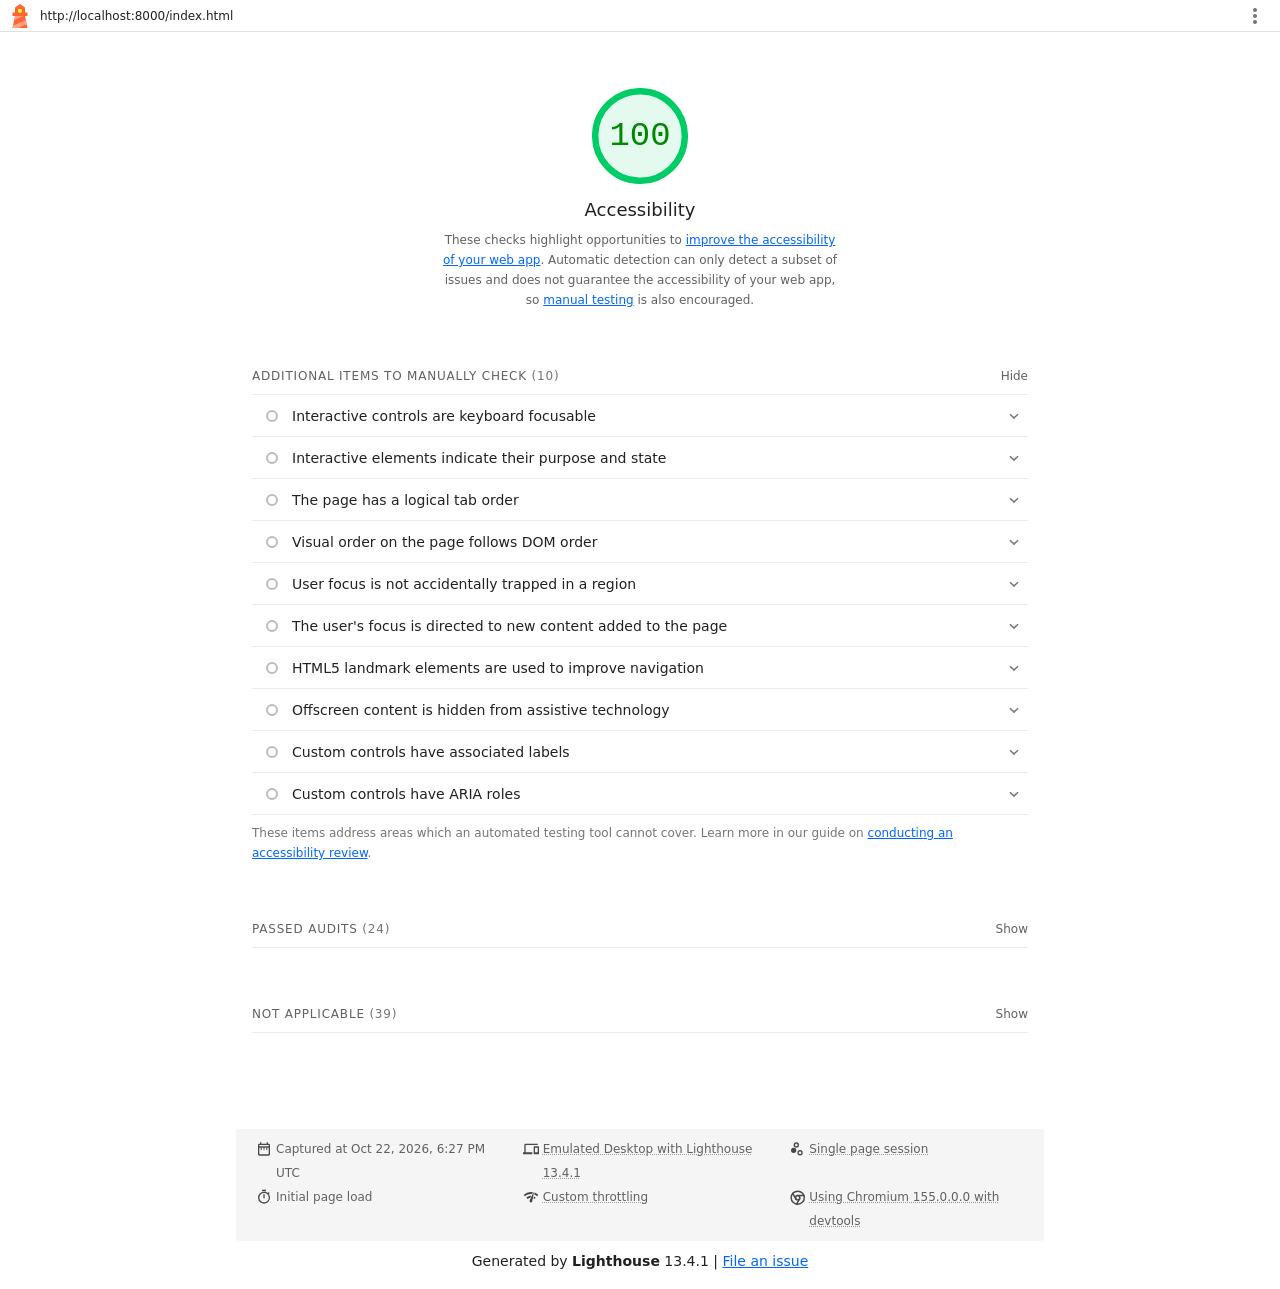
<file: lighthouse/accessibility-index.html>
<!--
@license
Copyright 2018 Google LLC
SPDX-License-Identifier: Apache-2.0
-->
<!doctype html>
<html lang="en">
<head>
  <meta charset="utf-8">
  <meta name="viewport" content="width=device-width, initial-scale=1, minimum-scale=1">
  <link rel="icon" href='data:image/svg+xml;utf8,<svg fill="none" xmlns="http://www.w3.org/2000/svg" viewBox="0 0 48 48"><path d="m14 7 10-7 10 7v10h5v7h-5l5 24H9l5-24H9v-7h5V7Z" fill="%23F63"/><path d="M31.561 24H14l-1.689 8.105L31.561 24ZM18.983 48H9l1.022-4.907L35.723 32.27l1.663 7.98L18.983 48Z" fill="%23FFA385"/><path fill="%23FF3" d="M20.5 10h7v7h-7z"/></svg>'>
  <title>Lighthouse Report</title>
  <style>body {margin: 0}</style>
</head>
<body>
  <noscript>Lighthouse report requires JavaScript. Please enable.</noscript>

  <div id="lh-log"></div>

  <script>window.__LIGHTHOUSE_JSON__ = {"lighthouseVersion":"13.4.1","requestedUrl":"http://localhost:8000/index.html","mainDocumentUrl":"http://localhost:8000/index.html","finalDisplayedUrl":"http://localhost:8000/index.html","finalUrl":"http://localhost:8000/index.html","fetchTime":"2026-10-22T18:27:07.950Z","gatherMode":"navigation","runWarnings":[],"userAgent":"Mozilla/5.0 (Macintosh; Intel Mac OS X 10_15_7) AppleWebKit/537.36 (KHTML, like Gecko) Chrome/155.0.0.0 Safari/537.36","environment":{"networkUserAgent":"Mozilla/5.0 (Macintosh; Intel Mac OS X 10_15_7) AppleWebKit/537.36 (KHTML, like Gecko) Chrome/155.0.0.0 Safari/537.36","hostUserAgent":"Mozilla/5.0 (Macintosh; Intel Mac OS X 10_15_7) AppleWebKit/537.36 (KHTML, like Gecko) Chrome/155.0.0.0 Safari/537.36","benchmarkIndex":4188.5,"credits":{"axe-core":"4.12.1"}},"audits":{"accesskeys":{"id":"accesskeys","title":"`[accesskey]` values are unique","description":"Access keys let users quickly focus a part of the page. For proper navigation, each access key must be unique. [Learn more about access keys](https://dequeuniversity.com/rules/axe/4.12/accesskeys).","score":null,"scoreDisplayMode":"notApplicable"},"aria-allowed-attr":{"id":"aria-allowed-attr","title":"`[aria-*]` attributes match their roles","description":"Each ARIA `role` supports a specific subset of `aria-*` attributes. Mismatching these invalidates the `aria-*` attributes. [Learn how to match ARIA attributes to their roles](https://dequeuniversity.com/rules/axe/4.12/aria-allowed-attr).","score":1,"scoreDisplayMode":"binary","details":{"type":"table","headings":[{"key":"node","valueType":"node","subItemsHeading":{"key":"relatedNode","valueType":"node"},"label":"Failing Elements"}],"items":[]}},"aria-allowed-role":{"id":"aria-allowed-role","title":"Uses ARIA roles only on compatible elements","description":"Many HTML elements can only be assigned certain ARIA roles. Using ARIA roles where they are not allowed can interfere with the accessibility of the web page. [Learn more about ARIA roles](https://dequeuniversity.com/rules/axe/4.12/aria-allowed-role).","score":null,"scoreDisplayMode":"notApplicable"},"aria-command-name":{"id":"aria-command-name","title":"`button`, `link`, and `menuitem` elements have accessible names","description":"When an element doesn't have an accessible name, screen readers announce it with a generic name, making it unusable for users who rely on screen readers. [Learn how to make command elements more accessible](https://dequeuniversity.com/rules/axe/4.12/aria-command-name).","score":null,"scoreDisplayMode":"notApplicable"},"aria-conditional-attr":{"id":"aria-conditional-attr","title":"ARIA attributes are used as specified for the element's role","description":"Some ARIA attributes are only allowed on an element under certain conditions. [Learn more about conditional ARIA attributes](https://dequeuniversity.com/rules/axe/4.12/aria-conditional-attr).","score":1,"scoreDisplayMode":"binary","details":{"type":"table","headings":[{"key":"node","valueType":"node","subItemsHeading":{"key":"relatedNode","valueType":"node"},"label":"Failing Elements"}],"items":[]}},"aria-deprecated-role":{"id":"aria-deprecated-role","title":"Deprecated ARIA roles were not used","description":"Deprecated ARIA roles may not be processed correctly by assistive technology. [Learn more about deprecated ARIA roles](https://dequeuniversity.com/rules/axe/4.12/aria-deprecated-role).","score":1,"scoreDisplayMode":"binary","details":{"type":"table","headings":[{"key":"node","valueType":"node","subItemsHeading":{"key":"relatedNode","valueType":"node"},"label":"Failing Elements"}],"items":[]}},"aria-dialog-name":{"id":"aria-dialog-name","title":"Elements with `role=\"dialog\"` or `role=\"alertdialog\"` have accessible names.","description":"ARIA dialog elements without accessible names may prevent screen readers users from discerning the purpose of these elements. [Learn how to make ARIA dialog elements more accessible](https://dequeuniversity.com/rules/axe/4.12/aria-dialog-name).","score":null,"scoreDisplayMode":"notApplicable"},"aria-hidden-body":{"id":"aria-hidden-body","title":"`[aria-hidden=\"true\"]` is not present on the document `\u003cbody>`","description":"Assistive technologies, like screen readers, work inconsistently when `aria-hidden=\"true\"` is set on the document `\u003cbody>`. [Learn how `aria-hidden` affects the document body](https://dequeuniversity.com/rules/axe/4.12/aria-hidden-body).","score":1,"scoreDisplayMode":"binary","details":{"type":"table","headings":[{"key":"node","valueType":"node","subItemsHeading":{"key":"relatedNode","valueType":"node"},"label":"Failing Elements"}],"items":[]}},"aria-hidden-focus":{"id":"aria-hidden-focus","title":"`[aria-hidden=\"true\"]` elements do not contain focusable descendents","description":"Focusable descendents within an `[aria-hidden=\"true\"]` element prevent those interactive elements from being available to users of assistive technologies like screen readers. [Learn how `aria-hidden` affects focusable elements](https://dequeuniversity.com/rules/axe/4.12/aria-hidden-focus).","score":1,"scoreDisplayMode":"binary","details":{"type":"table","headings":[{"key":"node","valueType":"node","subItemsHeading":{"key":"relatedNode","valueType":"node"},"label":"Failing Elements"}],"items":[]}},"aria-input-field-name":{"id":"aria-input-field-name","title":"ARIA input fields have accessible names","description":"When an input field doesn't have an accessible name, screen readers announce it with a generic name, making it unusable for users who rely on screen readers. [Learn more about input field labels](https://dequeuniversity.com/rules/axe/4.12/aria-input-field-name).","score":null,"scoreDisplayMode":"notApplicable"},"aria-meter-name":{"id":"aria-meter-name","title":"ARIA `meter` elements have accessible names","description":"When a meter element doesn't have an accessible name, screen readers announce it with a generic name, making it unusable for users who rely on screen readers. [Learn how to name `meter` elements](https://dequeuniversity.com/rules/axe/4.12/aria-meter-name).","score":null,"scoreDisplayMode":"notApplicable"},"aria-progressbar-name":{"id":"aria-progressbar-name","title":"ARIA `progressbar` elements have accessible names","description":"When a `progressbar` element doesn't have an accessible name, screen readers announce it with a generic name, making it unusable for users who rely on screen readers. [Learn how to label `progressbar` elements](https://dequeuniversity.com/rules/axe/4.12/aria-progressbar-name).","score":null,"scoreDisplayMode":"notApplicable"},"aria-prohibited-attr":{"id":"aria-prohibited-attr","title":"Elements use only permitted ARIA attributes","description":"Using ARIA attributes in roles where they are prohibited can mean that important information is not communicated to users of assistive technologies. [Learn more about prohibited ARIA roles](https://dequeuniversity.com/rules/axe/4.12/aria-prohibited-attr).","score":1,"scoreDisplayMode":"binary","details":{"type":"table","headings":[{"key":"node","valueType":"node","subItemsHeading":{"key":"relatedNode","valueType":"node"},"label":"Failing Elements"}],"items":[]}},"aria-required-attr":{"id":"aria-required-attr","title":"`[role]`s have all required `[aria-*]` attributes","description":"Some ARIA roles have required attributes that describe the state of the element to screen readers. [Learn more about roles and required attributes](https://dequeuniversity.com/rules/axe/4.12/aria-required-attr).","score":1,"scoreDisplayMode":"binary","details":{"type":"table","headings":[{"key":"node","valueType":"node","subItemsHeading":{"key":"relatedNode","valueType":"node"},"label":"Failing Elements"}],"items":[]}},"aria-required-children":{"id":"aria-required-children","title":"Elements with an ARIA `[role]` that require children to contain a specific `[role]` have all required children.","description":"Some ARIA parent roles must contain specific child roles to perform their intended accessibility functions. [Learn more about roles and required children elements](https://dequeuniversity.com/rules/axe/4.12/aria-required-children).","score":null,"scoreDisplayMode":"notApplicable"},"aria-required-parent":{"id":"aria-required-parent","title":"`[role]`s are contained by their required parent element","description":"Some ARIA child roles must be contained by specific parent roles to properly perform their intended accessibility functions. [Learn more about ARIA roles and required parent element](https://dequeuniversity.com/rules/axe/4.12/aria-required-parent).","score":null,"scoreDisplayMode":"notApplicable"},"aria-roles":{"id":"aria-roles","title":"`[role]` values are valid","description":"ARIA roles must have valid values in order to perform their intended accessibility functions. [Learn more about valid ARIA roles](https://dequeuniversity.com/rules/axe/4.12/aria-roles).","score":1,"scoreDisplayMode":"binary","details":{"type":"table","headings":[{"key":"node","valueType":"node","subItemsHeading":{"key":"relatedNode","valueType":"node"},"label":"Failing Elements"}],"items":[]}},"aria-text":{"id":"aria-text","title":"Elements with the `role=text` attribute do not have focusable descendents.","description":"Adding `role=text` around a text node split by markup enables VoiceOver to treat it as one phrase, but the element's focusable descendents will not be announced. [Learn more about the `role=text` attribute](https://dequeuniversity.com/rules/axe/4.12/aria-text).","score":null,"scoreDisplayMode":"notApplicable"},"aria-toggle-field-name":{"id":"aria-toggle-field-name","title":"ARIA toggle fields have accessible names","description":"When a toggle field doesn't have an accessible name, screen readers announce it with a generic name, making it unusable for users who rely on screen readers. [Learn more about toggle fields](https://dequeuniversity.com/rules/axe/4.12/aria-toggle-field-name).","score":null,"scoreDisplayMode":"notApplicable"},"aria-tooltip-name":{"id":"aria-tooltip-name","title":"ARIA `tooltip` elements have accessible names","description":"When a tooltip element doesn't have an accessible name, screen readers announce it with a generic name, making it unusable for users who rely on screen readers. [Learn how to name `tooltip` elements](https://dequeuniversity.com/rules/axe/4.12/aria-tooltip-name).","score":null,"scoreDisplayMode":"notApplicable"},"aria-treeitem-name":{"id":"aria-treeitem-name","title":"ARIA `treeitem` elements have accessible names","description":"When a `treeitem` element doesn't have an accessible name, screen readers announce it with a generic name, making it unusable for users who rely on screen readers. [Learn more about labeling `treeitem` elements](https://dequeuniversity.com/rules/axe/4.12/aria-treeitem-name).","score":null,"scoreDisplayMode":"notApplicable"},"aria-valid-attr-value":{"id":"aria-valid-attr-value","title":"`[aria-*]` attributes have valid values","description":"Assistive technologies, like screen readers, can't interpret ARIA attributes with invalid values. [Learn more about valid values for ARIA attributes](https://dequeuniversity.com/rules/axe/4.12/aria-valid-attr-value).","score":1,"scoreDisplayMode":"binary","details":{"type":"table","headings":[{"key":"node","valueType":"node","subItemsHeading":{"key":"relatedNode","valueType":"node"},"label":"Failing Elements"}],"items":[]}},"aria-valid-attr":{"id":"aria-valid-attr","title":"`[aria-*]` attributes are valid and not misspelled","description":"Assistive technologies, like screen readers, can't interpret ARIA attributes with invalid names. [Learn more about valid ARIA attributes](https://dequeuniversity.com/rules/axe/4.12/aria-valid-attr).","score":1,"scoreDisplayMode":"binary","details":{"type":"table","headings":[{"key":"node","valueType":"node","subItemsHeading":{"key":"relatedNode","valueType":"node"},"label":"Failing Elements"}],"items":[]}},"button-name":{"id":"button-name","title":"Buttons have an accessible name","description":"When a button doesn't have an accessible name, screen readers announce it as \"button\", making it unusable for users who rely on screen readers. [Learn how to make buttons more accessible](https://dequeuniversity.com/rules/axe/4.12/button-name).","score":1,"scoreDisplayMode":"binary","details":{"type":"table","headings":[{"key":"node","valueType":"node","subItemsHeading":{"key":"relatedNode","valueType":"node"},"label":"Failing Elements"}],"items":[]}},"bypass":{"id":"bypass","title":"The page contains a heading, skip link, or landmark region","description":"Adding ways to bypass repetitive content lets keyboard users navigate the page more efficiently. [Learn more about bypass blocks](https://dequeuniversity.com/rules/axe/4.12/bypass).","score":null,"scoreDisplayMode":"notApplicable"},"color-contrast":{"id":"color-contrast","title":"Background and foreground colors have a sufficient contrast ratio","description":"Low-contrast text is difficult or impossible for many users to read. [Learn how to provide sufficient color contrast](https://dequeuniversity.com/rules/axe/4.12/color-contrast).","score":1,"scoreDisplayMode":"binary","details":{"type":"table","headings":[{"key":"node","valueType":"node","subItemsHeading":{"key":"relatedNode","valueType":"node"},"label":"Failing Elements"}],"items":[]}},"definition-list":{"id":"definition-list","title":"`\u003cdl>`'s contain only properly-ordered `\u003cdt>` and `\u003cdd>` groups, `\u003cscript>`, `\u003ctemplate>` or `\u003cdiv>` elements.","description":"When definition lists are not properly marked up, screen readers may produce confusing or inaccurate output. [Learn how to structure definition lists correctly](https://dequeuniversity.com/rules/axe/4.12/definition-list).","score":null,"scoreDisplayMode":"notApplicable"},"dlitem":{"id":"dlitem","title":"Definition list items are wrapped in `\u003cdl>` elements","description":"Definition list items (`\u003cdt>` and `\u003cdd>`) must be wrapped in a parent `\u003cdl>` element to ensure that screen readers can properly announce them. [Learn how to structure definition lists correctly](https://dequeuniversity.com/rules/axe/4.12/dlitem).","score":null,"scoreDisplayMode":"notApplicable"},"document-title":{"id":"document-title","title":"Document has a `\u003ctitle>` element","description":"The title gives screen reader users an overview of the page, and search engine users rely on it heavily to determine if a page is relevant to their search. [Learn more about document titles](https://dequeuniversity.com/rules/axe/4.12/document-title).","score":1,"scoreDisplayMode":"binary","details":{"type":"table","headings":[{"key":"node","valueType":"node","subItemsHeading":{"key":"relatedNode","valueType":"node"},"label":"Failing Elements"}],"items":[]}},"duplicate-id-aria":{"id":"duplicate-id-aria","title":"ARIA IDs are unique","description":"The value of an ARIA ID must be unique to prevent other instances from being overlooked by assistive technologies. [Learn how to fix duplicate ARIA IDs](https://dequeuniversity.com/rules/axe/4.12/duplicate-id-aria).","score":null,"scoreDisplayMode":"notApplicable"},"empty-heading":{"id":"empty-heading","title":"All heading elements contain content.","description":"A heading with no content or inaccessible text prevent screen reader users from accessing information on the page's structure. [Learn more about headings](https://dequeuniversity.com/rules/axe/4.12/empty-heading).","score":null,"scoreDisplayMode":"notApplicable"},"form-field-multiple-labels":{"id":"form-field-multiple-labels","title":"No form fields have multiple labels","description":"Form fields with multiple labels can be confusingly announced by assistive technologies like screen readers which use either the first, the last, or all of the labels. [Learn how to use form labels](https://dequeuniversity.com/rules/axe/4.12/form-field-multiple-labels).","score":null,"scoreDisplayMode":"notApplicable"},"frame-title":{"id":"frame-title","title":"`\u003cframe>` or `\u003ciframe>` elements have a title","description":"Screen reader users rely on frame titles to describe the contents of frames. [Learn more about frame titles](https://dequeuniversity.com/rules/axe/4.12/frame-title).","score":null,"scoreDisplayMode":"notApplicable"},"heading-order":{"id":"heading-order","title":"Heading elements appear in a sequentially-descending order","description":"Properly ordered headings that do not skip levels convey the semantic structure of the page, making it easier to navigate and understand when using assistive technologies. [Learn more about heading order](https://dequeuniversity.com/rules/axe/4.12/heading-order).","score":1,"scoreDisplayMode":"binary","details":{"type":"table","headings":[{"key":"node","valueType":"node","subItemsHeading":{"key":"relatedNode","valueType":"node"},"label":"Failing Elements"}],"items":[]}},"html-has-lang":{"id":"html-has-lang","title":"`\u003chtml>` element has a `[lang]` attribute","description":"If a page doesn't specify a `lang` attribute, a screen reader assumes that the page is in the default language that the user chose when setting up the screen reader. If the page isn't actually in the default language, then the screen reader might not announce the page's text correctly. [Learn more about the `lang` attribute](https://dequeuniversity.com/rules/axe/4.12/html-has-lang).","score":1,"scoreDisplayMode":"binary","details":{"type":"table","headings":[{"key":"node","valueType":"node","subItemsHeading":{"key":"relatedNode","valueType":"node"},"label":"Failing Elements"}],"items":[]}},"html-lang-valid":{"id":"html-lang-valid","title":"`\u003chtml>` element has a valid value for its `[lang]` attribute","description":"Specifying a valid [BCP 47 language](https://www.w3.org/International/questions/qa-choosing-language-tags#question) helps screen readers announce text properly. [Learn how to use the `lang` attribute](https://dequeuniversity.com/rules/axe/4.12/html-lang-valid).","score":1,"scoreDisplayMode":"binary","details":{"type":"table","headings":[{"key":"node","valueType":"node","subItemsHeading":{"key":"relatedNode","valueType":"node"},"label":"Failing Elements"}],"items":[]}},"html-xml-lang-mismatch":{"id":"html-xml-lang-mismatch","title":"`\u003chtml>` element has an `[xml:lang]` attribute with the same base language as the `[lang]` attribute.","description":"If the webpage does not specify a consistent language, then the screen reader might not announce the page's text correctly. [Learn more about the `lang` attribute](https://dequeuniversity.com/rules/axe/4.12/html-xml-lang-mismatch).","score":null,"scoreDisplayMode":"notApplicable"},"identical-links-same-purpose":{"id":"identical-links-same-purpose","title":"Identical links have the same purpose.","description":"Links with the same destination should have the same description, to help users understand the link's purpose and decide whether to follow it. [Learn more about identical links](https://dequeuniversity.com/rules/axe/4.12/identical-links-same-purpose).","score":null,"scoreDisplayMode":"notApplicable"},"image-alt":{"id":"image-alt","title":"Image elements have `[alt]` attributes","description":"Informative elements should aim for short, descriptive alternate text. Decorative elements can be ignored with an empty alt attribute. [Learn more about the `alt` attribute](https://dequeuniversity.com/rules/axe/4.12/image-alt).","score":1,"scoreDisplayMode":"binary","details":{"type":"table","headings":[{"key":"node","valueType":"node","subItemsHeading":{"key":"relatedNode","valueType":"node"},"label":"Failing Elements"}],"items":[]}},"image-redundant-alt":{"id":"image-redundant-alt","title":"Image elements do not have `[alt]` attributes that are redundant text.","description":"Informative elements should aim for short, descriptive alternative text. Alternative text that is exactly the same as the text adjacent to the link or image is potentially confusing for screen reader users, because the text will be read twice. [Learn more about the `alt` attribute](https://dequeuniversity.com/rules/axe/4.12/image-redundant-alt).","score":null,"scoreDisplayMode":"notApplicable"},"input-button-name":{"id":"input-button-name","title":"Input buttons have discernible text.","description":"Adding discernable and accessible text to input buttons may help screen reader users understand the purpose of the input button. [Learn more about input buttons](https://dequeuniversity.com/rules/axe/4.12/input-button-name).","score":null,"scoreDisplayMode":"notApplicable"},"input-image-alt":{"id":"input-image-alt","title":"`\u003cinput type=\"image\">` elements have `[alt]` text","description":"When an image is being used as an `\u003cinput>` button, providing alternative text can help screen reader users understand the purpose of the button. [Learn about input image alt text](https://dequeuniversity.com/rules/axe/4.12/input-image-alt).","score":null,"scoreDisplayMode":"notApplicable"},"label-content-name-mismatch":{"id":"label-content-name-mismatch","title":"Elements with visible text labels do not have matching accessible names.","description":"Visible text labels that do not match the accessible name can result in a confusing experience for screen reader users. [Learn more about accessible names](https://dequeuniversity.com/rules/axe/4.12/label-content-name-mismatch).","score":0,"scoreDisplayMode":"binary","details":{"type":"table","headings":[{"key":"node","valueType":"node","subItemsHeading":{"key":"relatedNode","valueType":"node"},"label":"Failing Elements"}],"items":[{"node":{"type":"node","lhId":"1-0-A","path":"1,HTML,1,BODY,1,HEADER,0,DIV,0,A","selector":"body > header.site-header > div.container > a.brand","boundingRect":{"top":23,"bottom":61,"left":28,"right":198,"width":170,"height":38},"snippet":"\u003ca class=\"brand\" href=\"index.html\" aria-label=\"Домика - на главную\">","nodeLabel":"домика\nДОМ, ГДЕ СПОКОЙНО","explanation":"Fix any of the following:\n  Text inside the element is not included in the accessible name"}},{"node":{"type":"node","lhId":"1-1-A","path":"1,HTML,1,BODY,2,MAIN,2,SECTION,0,DIV,1,DIV,0,ARTICLE,0,A","selector":"div.container > div.product-grid > article.product-card > a.product-media","boundingRect":{"top":1257,"bottom":1479,"left":29,"right":324,"width":295,"height":221},"snippet":"\u003ca class=\"product-media\" href=\"product.html?item=vase\" aria-label=\"Подробнее о вазе Оре\">","nodeLabel":"Хит","explanation":"Fix any of the following:\n  Text inside the element is not included in the accessible name"}},{"node":{"type":"node","lhId":"1-2-BUTTON","path":"1,HTML,1,BODY,2,MAIN,2,SECTION,0,DIV,1,DIV,0,ARTICLE,1,DIV,3,DIV,1,BUTTON","selector":"article.product-card > div.product-body > div.product-card-footer > button.button","boundingRect":{"top":1588,"bottom":1630,"left":206,"right":309,"width":103,"height":42},"snippet":"\u003cbutton class=\"button button-small\" type=\"button\" data-add-to-cart=\"\" data-product-label=\"Ваза «Оре»\" aria-label=\"Добавить вазу Оре в учебную корзину\">","nodeLabel":"В корзину","explanation":"Fix any of the following:\n  Text inside the element is not included in the accessible name"}},{"node":{"type":"node","lhId":"1-3-A","path":"1,HTML,1,BODY,2,MAIN,2,SECTION,0,DIV,1,DIV,1,ARTICLE,0,A","selector":"div.container > div.product-grid > article.product-card > a.product-media","boundingRect":{"top":1257,"bottom":1479,"left":344,"right":640,"width":295,"height":222},"snippet":"\u003ca class=\"product-media\" href=\"product.html?item=throw\" aria-label=\"Подробнее о льняном пледе Линии\">","nodeLabel":"Новинка","explanation":"Fix any of the following:\n  Text inside the element is not included in the accessible name"}},{"node":{"type":"node","lhId":"1-4-BUTTON","path":"1,HTML,1,BODY,2,MAIN,2,SECTION,0,DIV,1,DIV,1,ARTICLE,1,DIV,3,DIV,1,BUTTON","selector":"article.product-card > div.product-body > div.product-card-footer > button.button","boundingRect":{"top":1588,"bottom":1630,"left":521,"right":625,"width":103,"height":42},"snippet":"\u003cbutton class=\"button button-small\" type=\"button\" data-add-to-cart=\"\" data-product-label=\"Плед «Линии»\" aria-label=\"Добавить плед Линии в учебную корзину\">","nodeLabel":"В корзину","explanation":"Fix any of the following:\n  Text inside the element is not included in the accessible name"}},{"node":{"type":"node","lhId":"1-5-A","path":"1,HTML,1,BODY,2,MAIN,2,SECTION,0,DIV,1,DIV,2,ARTICLE,0,A","selector":"div.container > div.product-grid > article.product-card > a.product-media","boundingRect":{"top":1257,"bottom":1479,"left":660,"right":955,"width":295,"height":222},"snippet":"\u003ca class=\"product-media\" href=\"product.html?item=lamp\" aria-label=\"Подробнее о настольной лампе Тундра\">","nodeLabel":"Мягкий свет","explanation":"Fix any of the following:\n  Text inside the element is not included in the accessible name"}},{"node":{"type":"node","lhId":"1-6-BUTTON","path":"1,HTML,1,BODY,2,MAIN,2,SECTION,0,DIV,1,DIV,2,ARTICLE,1,DIV,3,DIV,1,BUTTON","selector":"article.product-card > div.product-body > div.product-card-footer > button.button","boundingRect":{"top":1588,"bottom":1630,"left":837,"right":940,"width":103,"height":42},"snippet":"\u003cbutton class=\"button button-small\" type=\"button\" data-add-to-cart=\"\" data-product-label=\"Лампа «Тундра»\" aria-label=\"Добавить лампу Тундра в учебную корзину\">","nodeLabel":"В корзину","explanation":"Fix any of the following:\n  Text inside the element is not included in the accessible name"}},{"node":{"type":"node","lhId":"1-7-BUTTON","path":"1,HTML,1,BODY,2,MAIN,2,SECTION,0,DIV,1,DIV,3,ARTICLE,1,DIV,3,DIV,1,BUTTON","selector":"article.product-card > div.product-body > div.product-card-footer > button.button","boundingRect":{"top":1996,"bottom":2038,"left":206,"right":309,"width":103,"height":42},"snippet":"\u003cbutton class=\"button button-small\" type=\"button\" data-add-to-cart=\"\" data-product-label=\"Кружка «Фьорд»\" aria-label=\"Добавить кружку Фьорд в учебную корзину\">","nodeLabel":"В корзину","explanation":"Fix any of the following:\n  Text inside the element is not included in the accessible name"}},{"node":{"type":"node","lhId":"1-8-A","path":"1,HTML,1,BODY,3,FOOTER,0,DIV,0,DIV,0,DIV,0,A","selector":"div.container > div.footer-grid > div > a.brand","boundingRect":{"top":3054,"bottom":3092,"left":28,"right":198,"width":170,"height":38},"snippet":"\u003ca class=\"brand footer-brand\" href=\"index.html\" aria-label=\"Домика - на главную\">","nodeLabel":"домика\nДОМ, ГДЕ СПОКОЙНО","explanation":"Fix any of the following:\n  Text inside the element is not included in the accessible name"}}],"debugData":{"type":"debugdata","impact":"serious","tags":["cat.semantics","wcag21a","wcag253","EN-301-549","EN-9.2.5.3","RGAAv4","RGAA-6.1.5","experimental"]}}},"label":{"id":"label","title":"Form elements have associated labels","description":"Labels ensure that form controls are announced properly by assistive technologies, like screen readers. [Learn more about form element labels](https://dequeuniversity.com/rules/axe/4.12/label).","score":null,"scoreDisplayMode":"notApplicable"},"landmark-one-main":{"id":"landmark-one-main","title":"Document has a main landmark.","description":"One main landmark helps screen reader users navigate a web page. [Learn more about landmarks](https://dequeuniversity.com/rules/axe/4.12/landmark-one-main).","score":1,"scoreDisplayMode":"binary","details":{"type":"table","headings":[{"key":"node","valueType":"node","subItemsHeading":{"key":"relatedNode","valueType":"node"},"label":"Failing Elements"}],"items":[]}},"link-name":{"id":"link-name","title":"Links have a discernible name","description":"Link text (and alternate text for images, when used as links) that is discernible, unique, and focusable improves the navigation experience for screen reader users. [Learn how to make links accessible](https://dequeuniversity.com/rules/axe/4.12/link-name).","score":1,"scoreDisplayMode":"binary","details":{"type":"table","headings":[{"key":"node","valueType":"node","subItemsHeading":{"key":"relatedNode","valueType":"node"},"label":"Failing Elements"}],"items":[]}},"link-in-text-block":{"id":"link-in-text-block","title":"Links are distinguishable without relying on color.","description":"Low-contrast text is difficult or impossible for many users to read. Link text that is discernible improves the experience for users with low vision. [Learn how to make links distinguishable](https://dequeuniversity.com/rules/axe/4.12/link-in-text-block).","score":null,"scoreDisplayMode":"notApplicable"},"list":{"id":"list","title":"Lists contain only `\u003cli>` elements and script supporting elements (`\u003cscript>` and `\u003ctemplate>`).","description":"Screen readers have a specific way of announcing lists. Ensuring proper list structure aids screen reader output. [Learn more about proper list structure](https://dequeuniversity.com/rules/axe/4.12/list).","score":1,"scoreDisplayMode":"binary","details":{"type":"table","headings":[{"key":"node","valueType":"node","subItemsHeading":{"key":"relatedNode","valueType":"node"},"label":"Failing Elements"}],"items":[]}},"listitem":{"id":"listitem","title":"List items (`\u003cli>`) are contained within `\u003cul>`, `\u003col>` or `\u003cmenu>` parent elements","description":"Screen readers require list items (`\u003cli>`) to be contained within a parent `\u003cul>`, `\u003col>` or `\u003cmenu>` to be announced properly. [Learn more about proper list structure](https://dequeuniversity.com/rules/axe/4.12/listitem).","score":1,"scoreDisplayMode":"binary","details":{"type":"table","headings":[{"key":"node","valueType":"node","subItemsHeading":{"key":"relatedNode","valueType":"node"},"label":"Failing Elements"}],"items":[]}},"meta-refresh":{"id":"meta-refresh","title":"The document does not use `\u003cmeta http-equiv=\"refresh\">`","description":"Users do not expect a page to refresh automatically, and doing so will move focus back to the top of the page. This may create a frustrating or confusing experience. [Learn more about the refresh meta tag](https://dequeuniversity.com/rules/axe/4.12/meta-refresh).","score":null,"scoreDisplayMode":"notApplicable"},"meta-viewport":{"id":"meta-viewport","title":"`[user-scalable=\"no\"]` is not used in the `\u003cmeta name=\"viewport\">` element and the `[maximum-scale]` attribute is not less than 5.","description":"Disabling zooming is problematic for users with low vision who rely on screen magnification to properly see the contents of a web page. [Learn more about the viewport meta tag](https://dequeuniversity.com/rules/axe/4.12/meta-viewport).","score":1,"scoreDisplayMode":"binary","details":{"type":"table","headings":[{"key":"node","valueType":"node","subItemsHeading":{"key":"relatedNode","valueType":"node"},"label":"Failing Elements"}],"items":[]}},"object-alt":{"id":"object-alt","title":"`\u003cobject>` elements have alternate text","description":"Screen readers cannot translate non-text content. Adding alternate text to `\u003cobject>` elements helps screen readers convey meaning to users. [Learn more about alt text for `object` elements](https://dequeuniversity.com/rules/axe/4.12/object-alt).","score":null,"scoreDisplayMode":"notApplicable"},"select-name":{"id":"select-name","title":"Select elements have associated label elements.","description":"Form elements without effective labels can create frustrating experiences for screen reader users. [Learn more about the `select` element](https://dequeuniversity.com/rules/axe/4.12/select-name).","score":null,"scoreDisplayMode":"notApplicable"},"skip-link":{"id":"skip-link","title":"Skip links are focusable.","description":"Including a skip link can help users skip to the main content to save time. [Learn more about skip links](https://dequeuniversity.com/rules/axe/4.12/skip-link).","score":1,"scoreDisplayMode":"binary","details":{"type":"table","headings":[{"key":"node","valueType":"node","subItemsHeading":{"key":"relatedNode","valueType":"node"},"label":"Failing Elements"}],"items":[]}},"tabindex":{"id":"tabindex","title":"No element has a `[tabindex]` value greater than 0","description":"A value greater than 0 implies an explicit navigation ordering. Although technically valid, this often creates frustrating experiences for users who rely on assistive technologies. [Learn more about the `tabindex` attribute](https://dequeuniversity.com/rules/axe/4.12/tabindex).","score":null,"scoreDisplayMode":"notApplicable"},"table-duplicate-name":{"id":"table-duplicate-name","title":"Tables have different content in the summary attribute and `\u003ccaption>`.","description":"The summary attribute should describe the table structure, while `\u003ccaption>` should have the onscreen title. Accurate table mark-up helps users of screen readers. [Learn more about summary and caption](https://dequeuniversity.com/rules/axe/4.12/table-duplicate-name).","score":null,"scoreDisplayMode":"notApplicable"},"table-fake-caption":{"id":"table-fake-caption","title":"Tables use `\u003ccaption>` instead of cells with the `[colspan]` attribute to indicate a caption.","description":"Screen readers have features to make navigating tables easier. Ensuring that tables use the actual caption element instead of cells with the `[colspan]` attribute may improve the experience for screen reader users. [Learn more about captions](https://dequeuniversity.com/rules/axe/4.12/table-fake-caption).","score":null,"scoreDisplayMode":"notApplicable"},"target-size":{"id":"target-size","title":"Touch targets have sufficient size and spacing.","description":"Touch targets with sufficient size and spacing help users who may have difficulty targeting small controls to activate the targets. [Learn more about touch targets](https://dequeuniversity.com/rules/axe/4.12/target-size).","score":1,"scoreDisplayMode":"binary","details":{"type":"table","headings":[{"key":"node","valueType":"node","subItemsHeading":{"key":"relatedNode","valueType":"node"},"label":"Failing Elements"}],"items":[]}},"td-has-header":{"id":"td-has-header","title":"`\u003ctd>` elements in a large `\u003ctable>` have one or more table headers.","description":"Screen readers have features to make navigating tables easier. Ensuring that `\u003ctd>` elements in a large table (3 or more cells in width and height) have an associated table header may improve the experience for screen reader users. [Learn more about table headers](https://dequeuniversity.com/rules/axe/4.12/td-has-header).","score":null,"scoreDisplayMode":"notApplicable"},"td-headers-attr":{"id":"td-headers-attr","title":"Cells in a `\u003ctable>` element that use the `[headers]` attribute refer to table cells within the same table.","description":"Screen readers have features to make navigating tables easier. Ensuring `\u003ctd>` cells using the `[headers]` attribute only refer to other cells in the same table may improve the experience for screen reader users. [Learn more about the `headers` attribute](https://dequeuniversity.com/rules/axe/4.12/td-headers-attr).","score":null,"scoreDisplayMode":"notApplicable"},"th-has-data-cells":{"id":"th-has-data-cells","title":"`\u003cth>` elements and elements with `[role=\"columnheader\"/\"rowheader\"]` have data cells they describe.","description":"Screen readers have features to make navigating tables easier. Ensuring table headers always refer to some set of cells may improve the experience for screen reader users. [Learn more about table headers](https://dequeuniversity.com/rules/axe/4.12/th-has-data-cells).","score":null,"scoreDisplayMode":"notApplicable"},"valid-lang":{"id":"valid-lang","title":"`[lang]` attributes have a valid value","description":"Specifying a valid [BCP 47 language](https://www.w3.org/International/questions/qa-choosing-language-tags#question) on elements helps ensure that text is pronounced correctly by a screen reader. [Learn how to use the `lang` attribute](https://dequeuniversity.com/rules/axe/4.12/valid-lang).","score":null,"scoreDisplayMode":"notApplicable"},"video-caption":{"id":"video-caption","title":"`\u003cvideo>` elements contain a `\u003ctrack>` element with `[kind=\"captions\"]`","description":"When a video provides a caption it is easier for deaf and hearing impaired users to access its information. [Learn more about video captions](https://dequeuniversity.com/rules/axe/4.12/video-caption).","score":null,"scoreDisplayMode":"notApplicable"},"custom-controls-labels":{"id":"custom-controls-labels","title":"Custom controls have associated labels","description":"Custom interactive controls have associated labels, provided by aria-label or aria-labelledby. [Learn more about custom controls and labels](https://developer.chrome.com/docs/lighthouse/accessibility/custom-controls-labels/).","score":null,"scoreDisplayMode":"manual"},"custom-controls-roles":{"id":"custom-controls-roles","title":"Custom controls have ARIA roles","description":"Custom interactive controls have appropriate ARIA roles. [Learn how to add roles to custom controls](https://developer.chrome.com/docs/lighthouse/accessibility/custom-control-roles/).","score":null,"scoreDisplayMode":"manual"},"focus-traps":{"id":"focus-traps","title":"User focus is not accidentally trapped in a region","description":"A user can tab into and out of any control or region without accidentally trapping their focus. [Learn how to avoid focus traps](https://developer.chrome.com/docs/lighthouse/accessibility/focus-traps/).","score":null,"scoreDisplayMode":"manual"},"focusable-controls":{"id":"focusable-controls","title":"Interactive controls are keyboard focusable","description":"Custom interactive controls are keyboard focusable and display a focus indicator. [Learn how to make custom controls focusable](https://developer.chrome.com/docs/lighthouse/accessibility/focusable-controls/).","score":null,"scoreDisplayMode":"manual"},"interactive-element-affordance":{"id":"interactive-element-affordance","title":"Interactive elements indicate their purpose and state","description":"Interactive elements, such as links and buttons, should indicate their state and be distinguishable from non-interactive elements. [Learn how to decorate interactive elements with affordance hints](https://developer.chrome.com/docs/lighthouse/accessibility/interactive-element-affordance/).","score":null,"scoreDisplayMode":"manual"},"logical-tab-order":{"id":"logical-tab-order","title":"The page has a logical tab order","description":"Tabbing through the page follows the visual layout. Users cannot focus elements that are offscreen. [Learn more about logical tab ordering](https://developer.chrome.com/docs/lighthouse/accessibility/logical-tab-order/).","score":null,"scoreDisplayMode":"manual"},"managed-focus":{"id":"managed-focus","title":"The user's focus is directed to new content added to the page","description":"If new content, such as a dialog, is added to the page, the user's focus is directed to it. [Learn how to direct focus to new content](https://developer.chrome.com/docs/lighthouse/accessibility/managed-focus/).","score":null,"scoreDisplayMode":"manual"},"offscreen-content-hidden":{"id":"offscreen-content-hidden","title":"Offscreen content is hidden from assistive technology","description":"Offscreen content is hidden with display: none or aria-hidden=true. [Learn how to properly hide offscreen content](https://developer.chrome.com/docs/lighthouse/accessibility/offscreen-content-hidden/).","score":null,"scoreDisplayMode":"manual"},"use-landmarks":{"id":"use-landmarks","title":"HTML5 landmark elements are used to improve navigation","description":"Landmark elements (`\u003cmain>`, `\u003cnav>`, etc.) are used to improve the keyboard navigation of the page for assistive technology. [Learn more about landmark elements](https://developer.chrome.com/docs/lighthouse/accessibility/use-landmarks/).","score":null,"scoreDisplayMode":"manual"},"visual-order-follows-dom":{"id":"visual-order-follows-dom","title":"Visual order on the page follows DOM order","description":"DOM order matches the visual order, improving navigation for assistive technology. [Learn more about DOM and visual ordering](https://developer.chrome.com/docs/lighthouse/accessibility/visual-order-follows-dom/).","score":null,"scoreDisplayMode":"manual"},"autocomplete-valid":{"id":"autocomplete-valid","title":"`autocomplete` attributes are used correctly","description":"The `autocomplete` attribute values must be valid and correctly applied for screen readers to function correctly. [Learn more about valid autocomplete values](https://dequeuniversity.com/rules/axe/4.12/autocomplete-valid).","score":null,"scoreDisplayMode":"notApplicable"},"presentation-role-conflict":{"id":"presentation-role-conflict","title":"Elements with `role=\"none\"` or `role=\"presentation\"` do not have conflicts","description":"There are certain cases where the semantic role of an element with `role=\"none\"` or `role=\"presentation\"` does not resolve to none or presentation. To ensure the element remains removed from the accessibility tree, you should not add any global ARIA attributes to the element or make it focusable. [Learn more about presentation role conflict](https://dequeuniversity.com/rules/axe/4.12/presentation-role-conflict).","score":null,"scoreDisplayMode":"notApplicable"},"svg-img-alt":{"id":"svg-img-alt","title":"SVG elements with an `img` role have an accessible text alternative","description":"Ensures SVG elements with an `img`, `graphics-document` or `graphics-symbol` role have an accessible text alternative. [Learn more about SVG alt text](https://dequeuniversity.com/rules/axe/4.12/svg-img-alt).","score":null,"scoreDisplayMode":"notApplicable"}},"configSettings":{"output":"json","maxWaitForFcp":30000,"maxWaitForLoad":45000,"pauseAfterFcpMs":1000,"pauseAfterLoadMs":1000,"networkQuietThresholdMs":1000,"cpuQuietThresholdMs":1000,"formFactor":"desktop","throttling":{"rttMs":40,"throughputKbps":10240,"requestLatencyMs":0,"downloadThroughputKbps":0,"uploadThroughputKbps":0,"cpuSlowdownMultiplier":1},"throttlingMethod":"simulate","screenEmulation":{"mobile":true,"width":412,"height":823,"deviceScaleFactor":1.75,"disabled":true},"emulatedUserAgent":"Mozilla/5.0 (Macintosh; Intel Mac OS X 10_15_7) AppleWebKit/537.36 (KHTML, like Gecko) Chrome/136.0.0.0 Safari/537.36","auditMode":false,"gatherMode":false,"clearStorageTypes":["file_systems","shader_cache","service_workers","cache_storage"],"disableStorageReset":false,"debugNavigation":false,"channel":"devtools","usePassiveGathering":false,"disableFullPageScreenshot":false,"skipAboutBlank":false,"blankPage":"about:blank","ignoreStatusCode":true,"locale":"en-US","blockedUrlPatterns":null,"additionalTraceCategories":"","extraHeaders":null,"precomputedLanternData":null,"onlyAudits":null,"onlyCategories":["accessibility"],"skipAudits":null},"categories":{"accessibility":{"title":"Accessibility","description":"These checks highlight opportunities to [improve the accessibility of your web app](https://developer.chrome.com/docs/lighthouse/accessibility/). Automatic detection can only detect a subset of issues and does not guarantee the accessibility of your web app, so [manual testing](https://web.dev/articles/how-to-review) is also encouraged.","manualDescription":"These items address areas which an automated testing tool cannot cover. Learn more in our guide on [conducting an accessibility review](https://web.dev/articles/how-to-review).","supportedModes":["navigation","snapshot"],"auditRefs":[{"id":"accesskeys","weight":0,"group":"a11y-navigation"},{"id":"aria-allowed-attr","weight":10,"group":"a11y-aria"},{"id":"aria-command-name","weight":0,"group":"a11y-aria"},{"id":"aria-conditional-attr","weight":7,"group":"a11y-aria"},{"id":"aria-deprecated-role","weight":1,"group":"a11y-aria"},{"id":"aria-dialog-name","weight":0,"group":"a11y-aria"},{"id":"aria-hidden-body","weight":10,"group":"a11y-aria"},{"id":"aria-hidden-focus","weight":7,"group":"a11y-aria"},{"id":"aria-input-field-name","weight":0,"group":"a11y-aria"},{"id":"aria-meter-name","weight":0,"group":"a11y-aria"},{"id":"aria-progressbar-name","weight":0,"group":"a11y-aria"},{"id":"aria-prohibited-attr","weight":7,"group":"a11y-aria"},{"id":"aria-required-attr","weight":10,"group":"a11y-aria"},{"id":"aria-required-children","weight":0,"group":"a11y-aria"},{"id":"aria-required-parent","weight":0,"group":"a11y-aria"},{"id":"aria-roles","weight":10,"group":"a11y-aria"},{"id":"aria-text","weight":0,"group":"a11y-aria"},{"id":"aria-toggle-field-name","weight":0,"group":"a11y-aria"},{"id":"aria-tooltip-name","weight":0,"group":"a11y-aria"},{"id":"aria-treeitem-name","weight":0,"group":"a11y-aria"},{"id":"aria-valid-attr-value","weight":10,"group":"a11y-aria"},{"id":"aria-valid-attr","weight":10,"group":"a11y-aria"},{"id":"button-name","weight":10,"group":"a11y-names-labels"},{"id":"bypass","weight":0,"group":"a11y-navigation"},{"id":"color-contrast","weight":7,"group":"a11y-color-contrast"},{"id":"definition-list","weight":0,"group":"a11y-tables-lists"},{"id":"dlitem","weight":0,"group":"a11y-tables-lists"},{"id":"document-title","weight":7,"group":"a11y-names-labels"},{"id":"duplicate-id-aria","weight":0,"group":"a11y-aria"},{"id":"form-field-multiple-labels","weight":0,"group":"a11y-names-labels"},{"id":"frame-title","weight":0,"group":"a11y-names-labels"},{"id":"heading-order","weight":3,"group":"a11y-navigation"},{"id":"html-has-lang","weight":7,"group":"a11y-language"},{"id":"html-lang-valid","weight":7,"group":"a11y-language"},{"id":"html-xml-lang-mismatch","weight":0,"group":"a11y-language"},{"id":"image-alt","weight":10,"group":"a11y-names-labels"},{"id":"input-button-name","weight":0,"group":"a11y-names-labels"},{"id":"input-image-alt","weight":0,"group":"a11y-names-labels"},{"id":"label","weight":0,"group":"a11y-names-labels"},{"id":"link-in-text-block","weight":0,"group":"a11y-color-contrast"},{"id":"link-name","weight":7,"group":"a11y-names-labels"},{"id":"list","weight":7,"group":"a11y-tables-lists"},{"id":"listitem","weight":7,"group":"a11y-tables-lists"},{"id":"meta-refresh","weight":0,"group":"a11y-best-practices"},{"id":"meta-viewport","weight":10,"group":"a11y-best-practices"},{"id":"object-alt","weight":0,"group":"a11y-names-labels"},{"id":"select-name","weight":0,"group":"a11y-names-labels"},{"id":"skip-link","weight":3,"group":"a11y-names-labels"},{"id":"tabindex","weight":0,"group":"a11y-navigation"},{"id":"target-size","weight":7,"group":"a11y-best-practices"},{"id":"td-headers-attr","weight":0,"group":"a11y-tables-lists"},{"id":"th-has-data-cells","weight":0,"group":"a11y-tables-lists"},{"id":"valid-lang","weight":0,"group":"a11y-language"},{"id":"video-caption","weight":0,"group":"a11y-audio-video"},{"id":"landmark-one-main","weight":3,"group":"a11y-best-practices"},{"id":"autocomplete-valid","weight":0,"group":"a11y-best-practices"},{"id":"presentation-role-conflict","weight":0,"group":"a11y-best-practices"},{"id":"svg-img-alt","weight":0,"group":"a11y-best-practices"},{"id":"focusable-controls","weight":0},{"id":"interactive-element-affordance","weight":0},{"id":"logical-tab-order","weight":0},{"id":"visual-order-follows-dom","weight":0},{"id":"focus-traps","weight":0},{"id":"managed-focus","weight":0},{"id":"use-landmarks","weight":0},{"id":"offscreen-content-hidden","weight":0},{"id":"custom-controls-labels","weight":0},{"id":"custom-controls-roles","weight":0},{"id":"table-duplicate-name","weight":0,"group":"a11y-best-practices"},{"id":"empty-heading","weight":0,"group":"a11y-best-practices"},{"id":"aria-allowed-role","weight":0,"group":"a11y-best-practices"},{"id":"image-redundant-alt","weight":0,"group":"a11y-names-labels"},{"id":"identical-links-same-purpose","weight":0,"group":"a11y-best-practices"},{"id":"label-content-name-mismatch","weight":0,"group":"hidden"},{"id":"table-fake-caption","weight":0,"group":"hidden"},{"id":"td-has-header","weight":0,"group":"hidden"}],"id":"accessibility","score":1}},"categoryGroups":{"metrics":{"title":"Metrics"},"insights":{"title":"Insights","description":"These insights are also available in the Chrome DevTools Performance Panel - [record a trace](https://developer.chrome.com/docs/devtools/performance/reference) to view more detailed information."},"diagnostics":{"title":"Diagnostics","description":"More information about the performance of your application. These numbers don't [directly affect](https://developer.chrome.com/docs/lighthouse/performance/performance-scoring/) the Performance score."},"a11y-best-practices":{"title":"Best practices","description":"These items highlight common accessibility best practices."},"a11y-color-contrast":{"title":"Contrast","description":"These are opportunities to improve the legibility of your content."},"a11y-names-labels":{"title":"Names and labels","description":"These are opportunities to improve the semantics of the controls in your application. This may enhance the experience for users of assistive technology, like a screen reader."},"a11y-navigation":{"title":"Navigation","description":"These are opportunities to improve keyboard navigation in your application."},"a11y-aria":{"title":"ARIA","description":"These are opportunities to improve the usage of ARIA in your application which may enhance the experience for users of assistive technology, like a screen reader."},"a11y-language":{"title":"Internationalization and localization","description":"These are opportunities to improve the interpretation of your content by users in different locales."},"a11y-audio-video":{"title":"Audio and video","description":"These are opportunities to provide alternative content for audio and video. This may improve the experience for users with hearing or vision impairments."},"a11y-tables-lists":{"title":"Tables and lists","description":"These are opportunities to improve the experience of reading tabular or list data using assistive technology, like a screen reader."},"seo-mobile":{"title":"Mobile Friendly","description":"Make sure your pages are mobile friendly so users don’t have to pinch or zoom in order to read the content pages. [Learn how to make pages mobile-friendly](https://developers.google.com/search/mobile-sites/)."},"seo-content":{"title":"Content Best Practices","description":"Format your HTML in a way that enables crawlers to better understand your app’s content."},"seo-crawl":{"title":"Crawling and Indexing","description":"To appear in search results, crawlers need access to your app."},"best-practices-trust-safety":{"title":"Trust and Safety"},"best-practices-ux":{"title":"User Experience"},"best-practices-browser-compat":{"title":"Browser Compatibility"},"best-practices-general":{"title":"General"},"webmcp":{"title":"WebMCP","description":"Audits validating WebMCP integration."},"agent-accessibility":{"title":"Agent Accessibility","description":"These audits highlight best practices for improving the accessibility of the website for AI agents."},"hidden":{"title":""}},"stackPacks":[],"entities":[{"name":"localhost","origins":["http://localhost:8000"],"isFirstParty":true,"isUnrecognized":true}],"fullPageScreenshot":{"screenshot":{"data":"[data-uri]","width":984,"height":3572},"nodes":{"1-0-A":{"id":"","top":23,"bottom":61,"left":28,"right":198,"width":170,"height":38},"1-1-A":{"id":"","top":1257,"bottom":1479,"left":29,"right":324,"width":295,"height":221},"1-2-BUTTON":{"id":"","top":1588,"bottom":1630,"left":206,"right":309,"width":103,"height":42},"1-3-A":{"id":"","top":1257,"bottom":1479,"left":344,"right":640,"width":295,"height":222},"1-4-BUTTON":{"id":"","top":1588,"bottom":1630,"left":521,"right":625,"width":103,"height":42},"1-5-A":{"id":"","top":1257,"bottom":1479,"left":660,"right":955,"width":295,"height":222},"1-6-BUTTON":{"id":"","top":1588,"bottom":1630,"left":837,"right":940,"width":103,"height":42},"1-7-BUTTON":{"id":"","top":1996,"bottom":2038,"left":206,"right":309,"width":103,"height":42},"1-8-A":{"id":"","top":3054,"bottom":3092,"left":28,"right":198,"width":170,"height":38},"1-9-SPAN":{"id":"","top":441,"bottom":460,"left":252,"right":267,"width":15,"height":19}}},"timing":{"entries":[{"startTime":88.5,"name":"lh:config","duration":67.2,"entryType":"measure"},{"startTime":89.1,"name":"lh:config:resolveArtifactsToDefns","duration":0.4,"entryType":"measure"},{"startTime":158.4,"name":"lh:runner:gather","duration":4829.6,"entryType":"measure"},{"startTime":158.7,"name":"lh:driver:connect","duration":3.8,"entryType":"measure"},{"startTime":162.6,"name":"lh:driver:navigate","duration":36.4,"entryType":"measure"},{"startTime":199,"name":"lh:gather:getBenchmarkIndex","duration":1003.4,"entryType":"measure"},{"startTime":1202.5,"name":"lh:gather:getVersion","duration":1.6,"entryType":"measure"},{"startTime":1204.2,"name":"lh:gather:getDevicePixelRatio","duration":1.1,"entryType":"measure"},{"startTime":1205.5,"name":"lh:prepare:navigationMode","duration":18.4,"entryType":"measure"},{"startTime":1205.9,"name":"lh:gather:getVersion","duration":0.1,"entryType":"measure"},{"startTime":1210.6,"name":"lh:storage:clearDataForOrigin","duration":5.1,"entryType":"measure"},{"startTime":1215.8,"name":"lh:storage:clearBrowserCaches","duration":7.5,"entryType":"measure"},{"startTime":1223.6,"name":"lh:gather:prepareThrottlingAndNetwork","duration":0.3,"entryType":"measure"},{"startTime":1229.4,"name":"lh:driver:navigate","duration":2407,"entryType":"measure"},{"startTime":3639.1,"name":"lh:computed:NetworkRecords","duration":0.7,"entryType":"measure"},{"startTime":3640.2,"name":"lh:gather:getArtifact:DevtoolsLog","duration":0.1,"entryType":"measure"},{"startTime":3640.3,"name":"lh:gather:getArtifact:Accessibility","duration":141.1,"entryType":"measure"},{"startTime":3781.4,"name":"lh:gather:getArtifact:NetworkUserAgent","duration":0.1,"entryType":"measure"},{"startTime":3781.5,"name":"lh:gather:collectStacks","duration":5.7,"entryType":"measure"},{"startTime":3781.5,"name":"lh:gather:getArtifact:Stacks","duration":5.7,"entryType":"measure"},{"startTime":3787.2,"name":"lh:gather:getArtifact:FullPageScreenshot","duration":1196.8,"entryType":"measure"},{"startTime":4988.2,"name":"lh:runner:auditing","duration":61.7,"entryType":"measure"},{"startTime":4988.2,"name":"lh:runner:audit","duration":61.9,"entryType":"measure"},{"startTime":4988.7,"name":"lh:audit:accesskeys","duration":0.5,"entryType":"measure"},{"startTime":4989.2,"name":"lh:audit:aria-allowed-attr","duration":1.5,"entryType":"measure"},{"startTime":4990.8,"name":"lh:audit:aria-allowed-role","duration":1,"entryType":"measure"},{"startTime":4992,"name":"lh:audit:aria-command-name","duration":0.3,"entryType":"measure"},{"startTime":4992.4,"name":"lh:audit:aria-conditional-attr","duration":1.1,"entryType":"measure"},{"startTime":4993.6,"name":"lh:audit:aria-deprecated-role","duration":1.8,"entryType":"measure"},{"startTime":4995.5,"name":"lh:audit:aria-dialog-name","duration":0.3,"entryType":"measure"},{"startTime":4995.9,"name":"lh:audit:aria-hidden-body","duration":0.9,"entryType":"measure"},{"startTime":4996.9,"name":"lh:audit:aria-hidden-focus","duration":1.1,"entryType":"measure"},{"startTime":4998,"name":"lh:audit:aria-input-field-name","duration":0.4,"entryType":"measure"},{"startTime":4998.4,"name":"lh:audit:aria-meter-name","duration":0.4,"entryType":"measure"},{"startTime":4998.8,"name":"lh:audit:aria-progressbar-name","duration":0.3,"entryType":"measure"},{"startTime":4999.2,"name":"lh:audit:aria-prohibited-attr","duration":0.9,"entryType":"measure"},{"startTime":5000.2,"name":"lh:audit:aria-required-attr","duration":0.9,"entryType":"measure"},{"startTime":5001.2,"name":"lh:audit:aria-required-children","duration":0.4,"entryType":"measure"},{"startTime":5001.6,"name":"lh:audit:aria-required-parent","duration":0.3,"entryType":"measure"},{"startTime":5001.9,"name":"lh:audit:aria-roles","duration":0.9,"entryType":"measure"},{"startTime":5002.9,"name":"lh:audit:aria-text","duration":0.3,"entryType":"measure"},{"startTime":5003.2,"name":"lh:audit:aria-toggle-field-name","duration":0.4,"entryType":"measure"},{"startTime":5003.7,"name":"lh:audit:aria-tooltip-name","duration":0.3,"entryType":"measure"},{"startTime":5004.2,"name":"lh:audit:aria-treeitem-name","duration":0.3,"entryType":"measure"},{"startTime":5004.6,"name":"lh:audit:aria-valid-attr-value","duration":0.9,"entryType":"measure"},{"startTime":5005.6,"name":"lh:audit:aria-valid-attr","duration":0.9,"entryType":"measure"},{"startTime":5006.6,"name":"lh:audit:button-name","duration":0.9,"entryType":"measure"},{"startTime":5007.6,"name":"lh:audit:bypass","duration":1,"entryType":"measure"},{"startTime":5008.6,"name":"lh:audit:color-contrast","duration":0.9,"entryType":"measure"},{"startTime":5009.6,"name":"lh:audit:definition-list","duration":0.5,"entryType":"measure"},{"startTime":5010.3,"name":"lh:audit:dlitem","duration":0.7,"entryType":"measure"},{"startTime":5011.1,"name":"lh:audit:document-title","duration":1.2,"entryType":"measure"},{"startTime":5012.4,"name":"lh:audit:duplicate-id-aria","duration":1,"entryType":"measure"},{"startTime":5013.5,"name":"lh:audit:empty-heading","duration":1,"entryType":"measure"},{"startTime":5014.6,"name":"lh:audit:form-field-multiple-labels","duration":0.6,"entryType":"measure"},{"startTime":5015.4,"name":"lh:audit:frame-title","duration":0.6,"entryType":"measure"},{"startTime":5016.1,"name":"lh:audit:heading-order","duration":1.2,"entryType":"measure"},{"startTime":5017.4,"name":"lh:audit:html-has-lang","duration":1.1,"entryType":"measure"},{"startTime":5018.5,"name":"lh:audit:html-lang-valid","duration":1,"entryType":"measure"},{"startTime":5019.5,"name":"lh:audit:html-xml-lang-mismatch","duration":0.6,"entryType":"measure"},{"startTime":5020.2,"name":"lh:audit:identical-links-same-purpose","duration":3.2,"entryType":"measure"},{"startTime":5023.5,"name":"lh:audit:image-alt","duration":0.9,"entryType":"measure"},{"startTime":5024.4,"name":"lh:audit:image-redundant-alt","duration":0.9,"entryType":"measure"},{"startTime":5025.5,"name":"lh:audit:input-button-name","duration":0.5,"entryType":"measure"},{"startTime":5026,"name":"lh:audit:input-image-alt","duration":0.8,"entryType":"measure"},{"startTime":5026.9,"name":"lh:audit:label-content-name-mismatch","duration":1.1,"entryType":"measure"},{"startTime":5028.1,"name":"lh:audit:label","duration":0.5,"entryType":"measure"},{"startTime":5028.7,"name":"lh:audit:landmark-one-main","duration":0.9,"entryType":"measure"},{"startTime":5029.6,"name":"lh:audit:link-name","duration":0.9,"entryType":"measure"},{"startTime":5030.6,"name":"lh:audit:link-in-text-block","duration":0.5,"entryType":"measure"},{"startTime":5031.2,"name":"lh:audit:list","duration":1,"entryType":"measure"},{"startTime":5032.2,"name":"lh:audit:listitem","duration":0.8,"entryType":"measure"},{"startTime":5033.1,"name":"lh:audit:meta-refresh","duration":0.7,"entryType":"measure"},{"startTime":5033.8,"name":"lh:audit:meta-viewport","duration":0.9,"entryType":"measure"},{"startTime":5034.8,"name":"lh:audit:object-alt","duration":0.6,"entryType":"measure"},{"startTime":5035.4,"name":"lh:audit:select-name","duration":3.3,"entryType":"measure"},{"startTime":5038.9,"name":"lh:audit:skip-link","duration":0.7,"entryType":"measure"},{"startTime":5039.7,"name":"lh:audit:tabindex","duration":0.8,"entryType":"measure"},{"startTime":5040.6,"name":"lh:audit:table-duplicate-name","duration":0.6,"entryType":"measure"},{"startTime":5041.3,"name":"lh:audit:table-fake-caption","duration":0.7,"entryType":"measure"},{"startTime":5042.1,"name":"lh:audit:target-size","duration":0.8,"entryType":"measure"},{"startTime":5043,"name":"lh:audit:td-has-header","duration":0.9,"entryType":"measure"},{"startTime":5043.9,"name":"lh:audit:td-headers-attr","duration":0.9,"entryType":"measure"},{"startTime":5044.8,"name":"lh:audit:th-has-data-cells","duration":0.9,"entryType":"measure"},{"startTime":5045.7,"name":"lh:audit:valid-lang","duration":0.9,"entryType":"measure"},{"startTime":5046.7,"name":"lh:audit:video-caption","duration":0.8,"entryType":"measure"},{"startTime":5047.6,"name":"lh:audit:custom-controls-labels","duration":0,"entryType":"measure"},{"startTime":5047.6,"name":"lh:audit:custom-controls-roles","duration":0,"entryType":"measure"},{"startTime":5047.6,"name":"lh:audit:focus-traps","duration":0,"entryType":"measure"},{"startTime":5047.7,"name":"lh:audit:focusable-controls","duration":0.1,"entryType":"measure"},{"startTime":5047.8,"name":"lh:audit:interactive-element-affordance","duration":0,"entryType":"measure"},{"startTime":5047.8,"name":"lh:audit:logical-tab-order","duration":0,"entryType":"measure"},{"startTime":5047.8,"name":"lh:audit:managed-focus","duration":0,"entryType":"measure"},{"startTime":5047.8,"name":"lh:audit:offscreen-content-hidden","duration":0,"entryType":"measure"},{"startTime":5047.8,"name":"lh:audit:use-landmarks","duration":0,"entryType":"measure"},{"startTime":5047.8,"name":"lh:audit:visual-order-follows-dom","duration":0,"entryType":"measure"},{"startTime":5047.9,"name":"lh:audit:autocomplete-valid","duration":0.5,"entryType":"measure"},{"startTime":5048.4,"name":"lh:audit:presentation-role-conflict","duration":0.7,"entryType":"measure"},{"startTime":5049.2,"name":"lh:audit:svg-img-alt","duration":0.7,"entryType":"measure"},{"startTime":5049.9,"name":"lh:runner:generate","duration":0.2,"entryType":"measure"},{"startTime":5050.2,"name":"lh:computed:EntityClassification","duration":0.5,"entryType":"measure"}],"total":4891.5},"i18n":{"rendererFormattedStrings":{},"icuMessagePaths":{"core/audits/accessibility/accesskeys.js | title":["audits.accesskeys.title"],"core/audits/accessibility/accesskeys.js | description":["audits.accesskeys.description"],"core/audits/accessibility/aria-allowed-attr.js | title":["audits[aria-allowed-attr].title"],"core/audits/accessibility/aria-allowed-attr.js | description":["audits[aria-allowed-attr].description"],"core/lib/i18n/i18n.js | columnFailingElem":["audits[aria-allowed-attr].details.headings[0].label","audits[aria-conditional-attr].details.headings[0].label","audits[aria-deprecated-role].details.headings[0].label","audits[aria-hidden-body].details.headings[0].label","audits[aria-hidden-focus].details.headings[0].label","audits[aria-prohibited-attr].details.headings[0].label","audits[aria-required-attr].details.headings[0].label","audits[aria-roles].details.headings[0].label","audits[aria-valid-attr-value].details.headings[0].label","audits[aria-valid-attr].details.headings[0].label","audits[button-name].details.headings[0].label","audits[color-contrast].details.headings[0].label","audits[document-title].details.headings[0].label","audits[heading-order].details.headings[0].label","audits[html-has-lang].details.headings[0].label","audits[html-lang-valid].details.headings[0].label","audits[image-alt].details.headings[0].label","audits[label-content-name-mismatch].details.headings[0].label","audits[landmark-one-main].details.headings[0].label","audits[link-name].details.headings[0].label","audits.list.details.headings[0].label","audits.listitem.details.headings[0].label","audits[meta-viewport].details.headings[0].label","audits[skip-link].details.headings[0].label","audits[target-size].details.headings[0].label"],"core/audits/accessibility/aria-allowed-role.js | title":["audits[aria-allowed-role].title"],"core/audits/accessibility/aria-allowed-role.js | description":["audits[aria-allowed-role].description"],"core/audits/accessibility/aria-command-name.js | title":["audits[aria-command-name].title"],"core/audits/accessibility/aria-command-name.js | description":["audits[aria-command-name].description"],"core/audits/accessibility/aria-conditional-attr.js | title":["audits[aria-conditional-attr].title"],"core/audits/accessibility/aria-conditional-attr.js | description":["audits[aria-conditional-attr].description"],"core/audits/accessibility/aria-deprecated-role.js | title":["audits[aria-deprecated-role].title"],"core/audits/accessibility/aria-deprecated-role.js | description":["audits[aria-deprecated-role].description"],"core/audits/accessibility/aria-dialog-name.js | title":["audits[aria-dialog-name].title"],"core/audits/accessibility/aria-dialog-name.js | description":["audits[aria-dialog-name].description"],"core/audits/accessibility/aria-hidden-body.js | title":["audits[aria-hidden-body].title"],"core/audits/accessibility/aria-hidden-body.js | description":["audits[aria-hidden-body].description"],"core/audits/accessibility/aria-hidden-focus.js | title":["audits[aria-hidden-focus].title"],"core/audits/accessibility/aria-hidden-focus.js | description":["audits[aria-hidden-focus].description"],"core/audits/accessibility/aria-input-field-name.js | title":["audits[aria-input-field-name].title"],"core/audits/accessibility/aria-input-field-name.js | description":["audits[aria-input-field-name].description"],"core/audits/accessibility/aria-meter-name.js | title":["audits[aria-meter-name].title"],"core/audits/accessibility/aria-meter-name.js | description":["audits[aria-meter-name].description"],"core/audits/accessibility/aria-progressbar-name.js | title":["audits[aria-progressbar-name].title"],"core/audits/accessibility/aria-progressbar-name.js | description":["audits[aria-progressbar-name].description"],"core/audits/accessibility/aria-prohibited-attr.js | title":["audits[aria-prohibited-attr].title"],"core/audits/accessibility/aria-prohibited-attr.js | description":["audits[aria-prohibited-attr].description"],"core/audits/accessibility/aria-required-attr.js | title":["audits[aria-required-attr].title"],"core/audits/accessibility/aria-required-attr.js | description":["audits[aria-required-attr].description"],"core/audits/accessibility/aria-required-children.js | title":["audits[aria-required-children].title"],"core/audits/accessibility/aria-required-children.js | description":["audits[aria-required-children].description"],"core/audits/accessibility/aria-required-parent.js | title":["audits[aria-required-parent].title"],"core/audits/accessibility/aria-required-parent.js | description":["audits[aria-required-parent].description"],"core/audits/accessibility/aria-roles.js | title":["audits[aria-roles].title"],"core/audits/accessibility/aria-roles.js | description":["audits[aria-roles].description"],"core/audits/accessibility/aria-text.js | title":["audits[aria-text].title"],"core/audits/accessibility/aria-text.js | description":["audits[aria-text].description"],"core/audits/accessibility/aria-toggle-field-name.js | title":["audits[aria-toggle-field-name].title"],"core/audits/accessibility/aria-toggle-field-name.js | description":["audits[aria-toggle-field-name].description"],"core/audits/accessibility/aria-tooltip-name.js | title":["audits[aria-tooltip-name].title"],"core/audits/accessibility/aria-tooltip-name.js | description":["audits[aria-tooltip-name].description"],"core/audits/accessibility/aria-treeitem-name.js | title":["audits[aria-treeitem-name].title"],"core/audits/accessibility/aria-treeitem-name.js | description":["audits[aria-treeitem-name].description"],"core/audits/accessibility/aria-valid-attr-value.js | title":["audits[aria-valid-attr-value].title"],"core/audits/accessibility/aria-valid-attr-value.js | description":["audits[aria-valid-attr-value].description"],"core/audits/accessibility/aria-valid-attr.js | title":["audits[aria-valid-attr].title"],"core/audits/accessibility/aria-valid-attr.js | description":["audits[aria-valid-attr].description"],"core/audits/accessibility/button-name.js | title":["audits[button-name].title"],"core/audits/accessibility/button-name.js | description":["audits[button-name].description"],"core/audits/accessibility/bypass.js | title":["audits.bypass.title"],"core/audits/accessibility/bypass.js | description":["audits.bypass.description"],"core/audits/accessibility/color-contrast.js | title":["audits[color-contrast].title"],"core/audits/accessibility/color-contrast.js | description":["audits[color-contrast].description"],"core/audits/accessibility/definition-list.js | title":["audits[definition-list].title"],"core/audits/accessibility/definition-list.js | description":["audits[definition-list].description"],"core/audits/accessibility/dlitem.js | title":["audits.dlitem.title"],"core/audits/accessibility/dlitem.js | description":["audits.dlitem.description"],"core/audits/accessibility/document-title.js | title":["audits[document-title].title"],"core/audits/accessibility/document-title.js | description":["audits[document-title].description"],"core/audits/accessibility/duplicate-id-aria.js | title":["audits[duplicate-id-aria].title"],"core/audits/accessibility/duplicate-id-aria.js | description":["audits[duplicate-id-aria].description"],"core/audits/accessibility/empty-heading.js | title":["audits[empty-heading].title"],"core/audits/accessibility/empty-heading.js | description":["audits[empty-heading].description"],"core/audits/accessibility/form-field-multiple-labels.js | title":["audits[form-field-multiple-labels].title"],"core/audits/accessibility/form-field-multiple-labels.js | description":["audits[form-field-multiple-labels].description"],"core/audits/accessibility/frame-title.js | title":["audits[frame-title].title"],"core/audits/accessibility/frame-title.js | description":["audits[frame-title].description"],"core/audits/accessibility/heading-order.js | title":["audits[heading-order].title"],"core/audits/accessibility/heading-order.js | description":["audits[heading-order].description"],"core/audits/accessibility/html-has-lang.js | title":["audits[html-has-lang].title"],"core/audits/accessibility/html-has-lang.js | description":["audits[html-has-lang].description"],"core/audits/accessibility/html-lang-valid.js | title":["audits[html-lang-valid].title"],"core/audits/accessibility/html-lang-valid.js | description":["audits[html-lang-valid].description"],"core/audits/accessibility/html-xml-lang-mismatch.js | title":["audits[html-xml-lang-mismatch].title"],"core/audits/accessibility/html-xml-lang-mismatch.js | description":["audits[html-xml-lang-mismatch].description"],"core/audits/accessibility/identical-links-same-purpose.js | title":["audits[identical-links-same-purpose].title"],"core/audits/accessibility/identical-links-same-purpose.js | description":["audits[identical-links-same-purpose].description"],"core/audits/accessibility/image-alt.js | title":["audits[image-alt].title"],"core/audits/accessibility/image-alt.js | description":["audits[image-alt].description"],"core/audits/accessibility/image-redundant-alt.js | title":["audits[image-redundant-alt].title"],"core/audits/accessibility/image-redundant-alt.js | description":["audits[image-redundant-alt].description"],"core/audits/accessibility/input-button-name.js | title":["audits[input-button-name].title"],"core/audits/accessibility/input-button-name.js | description":["audits[input-button-name].description"],"core/audits/accessibility/input-image-alt.js | title":["audits[input-image-alt].title"],"core/audits/accessibility/input-image-alt.js | description":["audits[input-image-alt].description"],"core/audits/accessibility/label-content-name-mismatch.js | failureTitle":["audits[label-content-name-mismatch].title"],"core/audits/accessibility/label-content-name-mismatch.js | description":["audits[label-content-name-mismatch].description"],"core/audits/accessibility/label.js | title":["audits.label.title"],"core/audits/accessibility/label.js | description":["audits.label.description"],"core/audits/accessibility/landmark-one-main.js | title":["audits[landmark-one-main].title"],"core/audits/accessibility/landmark-one-main.js | description":["audits[landmark-one-main].description"],"core/audits/accessibility/link-name.js | title":["audits[link-name].title"],"core/audits/accessibility/link-name.js | description":["audits[link-name].description"],"core/audits/accessibility/link-in-text-block.js | title":["audits[link-in-text-block].title"],"core/audits/accessibility/link-in-text-block.js | description":["audits[link-in-text-block].description"],"core/audits/accessibility/list.js | title":["audits.list.title"],"core/audits/accessibility/list.js | description":["audits.list.description"],"core/audits/accessibility/listitem.js | title":["audits.listitem.title"],"core/audits/accessibility/listitem.js | description":["audits.listitem.description"],"core/audits/accessibility/meta-refresh.js | title":["audits[meta-refresh].title"],"core/audits/accessibility/meta-refresh.js | description":["audits[meta-refresh].description"],"core/audits/accessibility/meta-viewport.js | title":["audits[meta-viewport].title"],"core/audits/accessibility/meta-viewport.js | description":["audits[meta-viewport].description"],"core/audits/accessibility/object-alt.js | title":["audits[object-alt].title"],"core/audits/accessibility/object-alt.js | description":["audits[object-alt].description"],"core/audits/accessibility/select-name.js | title":["audits[select-name].title"],"core/audits/accessibility/select-name.js | description":["audits[select-name].description"],"core/audits/accessibility/skip-link.js | title":["audits[skip-link].title"],"core/audits/accessibility/skip-link.js | description":["audits[skip-link].description"],"core/audits/accessibility/tabindex.js | title":["audits.tabindex.title"],"core/audits/accessibility/tabindex.js | description":["audits.tabindex.description"],"core/audits/accessibility/table-duplicate-name.js | title":["audits[table-duplicate-name].title"],"core/audits/accessibility/table-duplicate-name.js | description":["audits[table-duplicate-name].description"],"core/audits/accessibility/table-fake-caption.js | title":["audits[table-fake-caption].title"],"core/audits/accessibility/table-fake-caption.js | description":["audits[table-fake-caption].description"],"core/audits/accessibility/target-size.js | title":["audits[target-size].title"],"core/audits/accessibility/target-size.js | description":["audits[target-size].description"],"core/audits/accessibility/td-has-header.js | title":["audits[td-has-header].title"],"core/audits/accessibility/td-has-header.js | description":["audits[td-has-header].description"],"core/audits/accessibility/td-headers-attr.js | title":["audits[td-headers-attr].title"],"core/audits/accessibility/td-headers-attr.js | description":["audits[td-headers-attr].description"],"core/audits/accessibility/th-has-data-cells.js | title":["audits[th-has-data-cells].title"],"core/audits/accessibility/th-has-data-cells.js | description":["audits[th-has-data-cells].description"],"core/audits/accessibility/valid-lang.js | title":["audits[valid-lang].title"],"core/audits/accessibility/valid-lang.js | description":["audits[valid-lang].description"],"core/audits/accessibility/video-caption.js | title":["audits[video-caption].title"],"core/audits/accessibility/video-caption.js | description":["audits[video-caption].description"],"core/audits/accessibility/autocomplete-valid.js | title":["audits[autocomplete-valid].title"],"core/audits/accessibility/autocomplete-valid.js | description":["audits[autocomplete-valid].description"],"core/audits/accessibility/presentation-role-conflict.js | title":["audits[presentation-role-conflict].title"],"core/audits/accessibility/presentation-role-conflict.js | description":["audits[presentation-role-conflict].description"],"core/audits/accessibility/svg-img-alt.js | title":["audits[svg-img-alt].title"],"core/audits/accessibility/svg-img-alt.js | description":["audits[svg-img-alt].description"],"core/config/default-config.js | a11yCategoryTitle":["categories.accessibility.title"],"core/config/default-config.js | a11yCategoryDescription":["categories.accessibility.description"],"core/config/default-config.js | a11yCategoryManualDescription":["categories.accessibility.manualDescription"],"core/config/default-config.js | metricGroupTitle":["categoryGroups.metrics.title"],"core/config/default-config.js | insightsGroupTitle":["categoryGroups.insights.title"],"core/config/default-config.js | insightsGroupDescription":["categoryGroups.insights.description"],"core/config/default-config.js | diagnosticsGroupTitle":["categoryGroups.diagnostics.title"],"core/config/default-config.js | diagnosticsGroupDescription":["categoryGroups.diagnostics.description"],"core/config/default-config.js | a11yBestPracticesGroupTitle":["categoryGroups[a11y-best-practices].title"],"core/config/default-config.js | a11yBestPracticesGroupDescription":["categoryGroups[a11y-best-practices].description"],"core/config/default-config.js | a11yColorContrastGroupTitle":["categoryGroups[a11y-color-contrast].title"],"core/config/default-config.js | a11yColorContrastGroupDescription":["categoryGroups[a11y-color-contrast].description"],"core/config/default-config.js | a11yNamesLabelsGroupTitle":["categoryGroups[a11y-names-labels].title"],"core/config/default-config.js | a11yNamesLabelsGroupDescription":["categoryGroups[a11y-names-labels].description"],"core/config/default-config.js | a11yNavigationGroupTitle":["categoryGroups[a11y-navigation].title"],"core/config/default-config.js | a11yNavigationGroupDescription":["categoryGroups[a11y-navigation].description"],"core/config/default-config.js | a11yAriaGroupTitle":["categoryGroups[a11y-aria].title"],"core/config/default-config.js | a11yAriaGroupDescription":["categoryGroups[a11y-aria].description"],"core/config/default-config.js | a11yLanguageGroupTitle":["categoryGroups[a11y-language].title"],"core/config/default-config.js | a11yLanguageGroupDescription":["categoryGroups[a11y-language].description"],"core/config/default-config.js | a11yAudioVideoGroupTitle":["categoryGroups[a11y-audio-video].title"],"core/config/default-config.js | a11yAudioVideoGroupDescription":["categoryGroups[a11y-audio-video].description"],"core/config/default-config.js | a11yTablesListsVideoGroupTitle":["categoryGroups[a11y-tables-lists].title"],"core/config/default-config.js | a11yTablesListsVideoGroupDescription":["categoryGroups[a11y-tables-lists].description"],"core/config/default-config.js | seoMobileGroupTitle":["categoryGroups[seo-mobile].title"],"core/config/default-config.js | seoMobileGroupDescription":["categoryGroups[seo-mobile].description"],"core/config/default-config.js | seoContentGroupTitle":["categoryGroups[seo-content].title"],"core/config/default-config.js | seoContentGroupDescription":["categoryGroups[seo-content].description"],"core/config/default-config.js | seoCrawlingGroupTitle":["categoryGroups[seo-crawl].title"],"core/config/default-config.js | seoCrawlingGroupDescription":["categoryGroups[seo-crawl].description"],"core/config/default-config.js | bestPracticesTrustSafetyGroupTitle":["categoryGroups[best-practices-trust-safety].title"],"core/config/default-config.js | bestPracticesUXGroupTitle":["categoryGroups[best-practices-ux].title"],"core/config/default-config.js | bestPracticesBrowserCompatGroupTitle":["categoryGroups[best-practices-browser-compat].title"],"core/config/default-config.js | bestPracticesGeneralGroupTitle":["categoryGroups[best-practices-general].title"],"core/config/default-config.js | webmcpGroupTitle":["categoryGroups.webmcp.title"],"core/config/default-config.js | webmcpGroupDescription":["categoryGroups.webmcp.description"],"core/config/default-config.js | agentAccessibilityGroupTitle":["categoryGroups[agent-accessibility].title"],"core/config/default-config.js | agentAccessibilityGroupDescription":["categoryGroups[agent-accessibility].description"]}}};</script>
  <script>"use strict";(()=>{function e({median:e,p10:t},n){if(e<=0)throw new Error("median must be greater than zero");if(t<=0)throw new Error("p10 must be greater than zero");if(t>=e)throw new Error("p10 must be less than the median");if(n<=0)return 1;let r,i=Math.max(Number.MIN_VALUE,n/e),a=Math.log(i),o=Math.max(Number.MIN_VALUE,t/e),l=(1-function(e){let t=Math.sign(e),n=1/(1+.3275911*(e=Math.abs(e)));return t*(1-n*(.254829592+n*(n*(1.421413741+n*(1.061405429*n-1.453152027))-.284496736))*Math.exp(-e*e))}(.9061938024368232*a/-Math.log(o)))/2;return r=n<=t?Math.max(.9,Math.min(1,l)):n<=e?Math.max(.5,Math.min(.8999999999999999,l)):Math.max(0,Math.min(.49999999999999994,l)),r}var t="…",n={PASS:{label:"pass",minScore:.9},AVERAGE:{label:"average",minScore:.5},FAIL:{label:"fail"},ERROR:{label:"error"}},r=["com","co","gov","edu","ac","org","go","gob","or","net","in","ne","nic","gouv","web","spb","blog","jus","kiev","mil","wi","qc","ca","bel","on"],i=class i{static get RATINGS(){return n}static get PASS_THRESHOLD(){return.9}static get MS_DISPLAY_VALUE(){return"%10d ms"}static getFinalDisplayedUrl(e){if(e.finalDisplayedUrl)return e.finalDisplayedUrl;if(e.finalUrl)return e.finalUrl;throw new Error("Could not determine final displayed URL")}static getMainDocumentUrl(e){return e.mainDocumentUrl||e.finalUrl}static getFullPageScreenshot(e){return e.fullPageScreenshot?e.fullPageScreenshot:e.audits["full-page-screenshot"]?.details}static getEntityFromUrl(e,t){return t&&t.find(t=>t.origins.find(t=>e.startsWith(t)))||i.getPseudoRootDomain(e)}static splitMarkdownCodeSpans(e){let t=[],n=e.split(/`(.*?)`/g);for(let e=0;e<n.length;e++){let r=n[e];if(!r)continue;let i=e%2!=0;t.push({isCode:i,text:r})}return t}static splitMarkdownLink(e){let t=[],n=e.split(/\[([^\]]+?)\]\((https?:\/\/.*?)\)/g);for(;n.length;){let[e,r,i]=n.splice(0,3);e&&t.push({isLink:!1,text:e}),r&&i&&t.push({isLink:!0,text:r,linkHref:i})}return t}static truncate(e,t,n="…"){if(e.length<=t)return e;let r=new Intl.Segmenter(void 0,{granularity:"grapheme"}).segment(e)[Symbol.iterator](),i=0;for(let a=0;a<=t-n.length;a++){let t=r.next();if(t.done)return e;i=t.value.index}for(let t=0;t<n.length;t++)if(r.next().done)return e;return e.slice(0,i)+n}static getURLDisplayName(e,n){let r,i=void 0!==(n=n||{numPathParts:void 0,preserveQuery:void 0,preserveHost:void 0}).numPathParts?n.numPathParts:2,a=void 0===n.preserveQuery||n.preserveQuery,o=n.preserveHost||!1;if("about:"===e.protocol||"data:"===e.protocol)r=e.href;else{r=e.pathname;let n=r.split("/").filter(e=>e.length);i&&n.length>i&&(r=t+n.slice(-1*i).join("/")),o&&(r=`${e.host}/${r.replace(/^\//,"")}`),a&&(r=`${r}${e.search}`)}if("data:"!==e.protocol&&(r=r.slice(0,200),r=r.replace(/([a-f0-9]{7})[a-f0-9]{13}[a-f0-9]*/g,`$1${t}`),r=r.replace(/([a-zA-Z0-9-_]{9})(?=.*[a-z])(?=.*[A-Z])(?=.*[0-9])[a-zA-Z0-9-_]{10,}/g,`$1${t}`),r=r.replace(/(\d{3})\d{6,}/g,`$1${t}`),r=r.replace(/\u2026+/g,t),r.length>64&&r.includes("?")&&(r=r.replace(/\?([^=]*)(=)?.*/,`?$1$2${t}`),r.length>64&&(r=r.replace(/\?.*/,`?${t}`)))),r.length>64){let e=r.lastIndexOf(".");r=e>=0?r.slice(0,63-(r.length-e))+`${t}${r.slice(e)}`:r.slice(0,63)+t}return r}static getChromeExtensionOrigin(e){let t=new URL(e);return t.protocol+"//"+t.host}static parseURL(e){let t=new URL(e);return{file:i.getURLDisplayName(t),hostname:t.hostname,origin:"chrome-extension:"===t.protocol?i.getChromeExtensionOrigin(e):t.origin}}static createOrReturnURL(e){return e instanceof URL?e:new URL(e)}static getPseudoTld(e){let t=e.split(".").slice(-2);return r.includes(t[0])?`.${t.join(".")}`:`.${t[t.length-1]}`}static getPseudoRootDomain(e){let t=i.createOrReturnURL(e).hostname,n=i.getPseudoTld(t).split(".");return t.split(".").slice(-n.length).join(".")}static filterRelevantLines(e,t,n){if(0===t.length)return e.slice(0,2*n+1);let r=new Set;return(t=t.sort((e,t)=>(e.lineNumber||0)-(t.lineNumber||0))).forEach(({lineNumber:e})=>{let t=e-n,i=e+n;for(;t<1;)t++,i++;r.has(t-3-1)&&(t-=3);for(let e=t;e<=i;e++){let t=e;r.add(t)}}),e.filter(e=>r.has(e.lineNumber))}static computeLogNormalScore(t,n){let r=e(t,n);return r>.9&&(r+=.05*(r-.9)),Math.floor(100*r)/100}};var a=class{constructor(e,t){this._document=e,this._lighthouseChannel="unknown",this._componentCache=new Map,this.rootEl=t}createElement(e,t){let n=this._document.createElement(e);if(t)for(let e of t.split(/\s+/))e&&n.classList.add(e);return n}createElementNS(e,t,n){let r=this._document.createElementNS(e,t);if(n)for(let e of n.split(/\s+/))e&&r.classList.add(e);return r}createSVGElement(e,t){return this._document.createElementNS("http://www.w3.org/2000/svg",e,t)}createFragment(){return this._document.createDocumentFragment()}createTextNode(e){return this._document.createTextNode(e)}createChildOf(e,t,n){let r=this.createElement(t,n);return e.append(r),r}createComponent(e){let t=this._componentCache.get(e);if(t){let e=t.cloneNode(!0);return this.findAll("style",e).forEach(e=>e.remove()),e}return t=function(e,t){switch(t){case"3pFilter":return function(e){let t=e.createFragment(),n=e.createElement("style");n.append("\n    .lh-3p-filter {\n      color: var(--color-gray-600);\n      float: right;\n      padding: 6px var(--stackpack-padding-horizontal);\n    }\n    .lh-3p-filter-label, .lh-3p-filter-input {\n      vertical-align: middle;\n      user-select: none;\n    }\n    .lh-3p-filter-input:disabled + .lh-3p-ui-string {\n      text-decoration: line-through;\n    }\n  "),t.append(n);let r=e.createElement("div","lh-3p-filter"),i=e.createElement("label","lh-3p-filter-label"),a=e.createElement("input","lh-3p-filter-input");a.setAttribute("type","checkbox"),a.setAttribute("checked","");let o=e.createElement("span","lh-3p-ui-string");o.append("Show 3rd party resources");let l=e.createElement("span","lh-3p-filter-count");return i.append(" ",a," ",o," (",l,") "),r.append(" ",i," "),t.append(r),t}(e);case"audit":return function(e){let t=e.createFragment(),n=e.createElement("div","lh-audit"),r=e.createElement("details","lh-expandable-details"),i=e.createElement("summary"),a=e.createElement("div","lh-audit__header lh-expandable-details__summary"),o=e.createElement("span","lh-audit__score-icon"),l=e.createElement("span","lh-audit__title-and-text"),s=e.createElement("span","lh-audit__title"),c=e.createElement("span","lh-audit__display-text");l.append(" ",s," ",c," ");let d=e.createElement("div","lh-chevron-container");a.append(" ",o," ",l," ",d," "),i.append(" ",a," ");let h=e.createElement("div","lh-audit__description"),p=e.createElement("div","lh-audit__stackpacks");return r.append(" ",i," ",h," ",p," "),n.append(" ",r," "),t.append(n),t}(e);case"categoryHeader":return function(e){let t=e.createFragment(),n=e.createElement("div","lh-category-header"),r=e.createElement("div","lh-score__gauge");r.setAttribute("role","heading"),r.setAttribute("aria-level","2");let i=e.createElement("div","lh-category-header__description");return n.append(" ",r," ",i," "),t.append(n),t}(e);case"chevron":return function(e){let t=e.createFragment(),n=e.createElementNS("http://www.w3.org/2000/svg","svg","lh-chevron");n.setAttribute("viewBox","0 0 100 100");let r=e.createElementNS("http://www.w3.org/2000/svg","g","lh-chevron__lines"),i=e.createElementNS("http://www.w3.org/2000/svg","path","lh-chevron__line lh-chevron__line-left");i.setAttribute("d","M10 50h40");let a=e.createElementNS("http://www.w3.org/2000/svg","path","lh-chevron__line lh-chevron__line-right");return a.setAttribute("d","M90 50H50"),r.append(" ",i," ",a," "),n.append(" ",r," "),t.append(n),t}(e);case"clump":return function(e){let t=e.createFragment(),n=e.createElement("div","lh-audit-group"),r=e.createElement("details","lh-clump"),i=e.createElement("summary"),a=e.createElement("div","lh-audit-group__summary"),o=e.createElement("div","lh-audit-group__header"),l=e.createElement("span","lh-audit-group__title"),s=e.createElement("span","lh-audit-group__itemcount");o.append(" ",l," ",s," "," "," ");let c=e.createElement("div","lh-clump-toggle"),d=e.createElement("span","lh-clump-toggletext--show"),h=e.createElement("span","lh-clump-toggletext--hide");return c.append(" ",d," ",h," "),a.append(" ",o," ",c," "),i.append(" ",a," "),r.append(" ",i," "),n.append(" "," ",r," "),t.append(n),t}(e);case"crc":return function(e){let t=e.createFragment(),n=e.createElement("div","lh-crc-container"),r=e.createElement("style");r.append('\n      .lh-crc .lh-tree-marker {\n        width: 12px;\n        height: 26px;\n        display: block;\n        float: left;\n        background-position: top left;\n      }\n      .lh-crc .lh-horiz-down {\n        background: url(\'data:image/svg+xml;utf8,<svg width="16" height="26" viewBox="0 0 16 26" xmlns="http://www.w3.org/2000/svg"><g fill="%23D8D8D8" fill-rule="evenodd"><path d="M16 12v2H-2v-2z"/><path d="M9 12v14H7V12z"/>\u003c/g>\u003c/svg>\');\n      }\n      .lh-crc .lh-right {\n        background: url(\'data:image/svg+xml;utf8,<svg width="16" height="26" viewBox="0 0 16 26" xmlns="http://www.w3.org/2000/svg"><path d="M16 12v2H0v-2z" fill="%23D8D8D8" fill-rule="evenodd"/>\u003c/svg>\');\n      }\n      .lh-crc .lh-up-right {\n        background: url(\'data:image/svg+xml;utf8,<svg width="16" height="26" viewBox="0 0 16 26" xmlns="http://www.w3.org/2000/svg"><path d="M7 0h2v14H7zm2 12h7v2H9z" fill="%23D8D8D8" fill-rule="evenodd"/>\u003c/svg>\');\n      }\n      .lh-crc .lh-vert-right {\n        background: url(\'data:image/svg+xml;utf8,<svg width="16" height="26" viewBox="0 0 16 26" xmlns="http://www.w3.org/2000/svg"><path d="M7 0h2v27H7zm2 12h7v2H9z" fill="%23D8D8D8" fill-rule="evenodd"/>\u003c/svg>\');\n      }\n      .lh-crc .lh-vert {\n        background: url(\'data:image/svg+xml;utf8,<svg width="16" height="26" viewBox="0 0 16 26" xmlns="http://www.w3.org/2000/svg"><path d="M7 0h2v26H7z" fill="%23D8D8D8" fill-rule="evenodd"/>\u003c/svg>\');\n      }\n      .lh-crc .lh-crc-tree {\n        font-size: 14px;\n        width: 100%;\n        overflow-x: auto;\n      }\n      .lh-crc .lh-crc-node {\n        height: 26px;\n        line-height: 26px;\n        white-space: nowrap;\n      }\n      .lh-crc .lh-crc-node__longest {\n        color: var(--color-average-secondary);\n      }\n      .lh-crc .lh-crc-node__tree-value {\n        margin-left: 10px;\n      }\n      .lh-crc .lh-crc-node__tree-value div {\n        display: inline;\n      }\n      .lh-crc .lh-crc-node__chain-duration {\n        font-weight: 700;\n      }\n      .lh-crc .lh-crc-initial-nav {\n        color: #595959;\n        font-style: italic;\n      }\n      .lh-crc__summary-value {\n        margin-bottom: 10px;\n      }\n    ');let i=e.createElement("div"),a=e.createElement("div","lh-crc__summary-value"),o=e.createElement("span","lh-crc__longest_duration_label"),l=e.createElement("b","lh-crc__longest_duration");a.append(" ",o," ",l," "),i.append(" ",a," ");let s=e.createElement("div","lh-crc"),c=e.createElement("div","lh-crc-initial-nav");return s.append(" ",c," "," "),n.append(" ",r," ",i," ",s," "),t.append(n),t}(e);case"crcChain":return function(e){let t=e.createFragment(),n=e.createElement("div","lh-crc-node"),r=e.createElement("span","lh-crc-node__tree-marker"),i=e.createElement("span","lh-crc-node__tree-value");return n.append(" ",r," ",i," "),t.append(n),t}(e);case"elementScreenshot":return function(e){let t=e.createFragment(),n=e.createElement("div","lh-element-screenshot"),r=e.createElement("div","lh-element-screenshot__content"),i=e.createElement("div","lh-element-screenshot__image"),a=e.createElement("div","lh-element-screenshot__mask"),o=e.createElementNS("http://www.w3.org/2000/svg","svg");o.setAttribute("height","0"),o.setAttribute("width","0");let l=e.createElementNS("http://www.w3.org/2000/svg","defs"),s=e.createElementNS("http://www.w3.org/2000/svg","clipPath");s.setAttribute("clipPathUnits","objectBoundingBox"),l.append(" ",s," "," "),o.append(" ",l," "),a.append(" ",o," ");let c=e.createElement("div","lh-element-screenshot__element-marker");return i.append(" ",a," ",c," "),r.append(" ",i," "),n.append(" ",r," "),t.append(n),t}(e);case"explodeyGauge":return function(e){let t=e.createFragment(),n=e.createElement("div","lh-exp-gauge-component"),r=e.createElement("div","lh-exp-gauge__wrapper");r.setAttribute("target","_blank");let i=e.createElement("div","lh-exp-gauge__svg-wrapper"),a=e.createElementNS("http://www.w3.org/2000/svg","svg","lh-exp-gauge"),o=e.createElementNS("http://www.w3.org/2000/svg","g","lh-exp-gauge__inner"),l=e.createElementNS("http://www.w3.org/2000/svg","circle","lh-exp-gauge__bg"),s=e.createElementNS("http://www.w3.org/2000/svg","circle","lh-exp-gauge__base lh-exp-gauge--faded"),c=e.createElementNS("http://www.w3.org/2000/svg","circle","lh-exp-gauge__arc"),d=e.createElementNS("http://www.w3.org/2000/svg","text","lh-exp-gauge__percentage");o.append(" ",l," ",s," ",c," ",d," ");let h=e.createElementNS("http://www.w3.org/2000/svg","g","lh-exp-gauge__outer"),p=e.createElementNS("http://www.w3.org/2000/svg","circle","lh-cover");h.append(" ",p," ");let g=e.createElementNS("http://www.w3.org/2000/svg","text","lh-exp-gauge__label");return g.setAttribute("text-anchor","middle"),g.setAttribute("x","0"),g.setAttribute("y","60"),a.append(" ",o," ",h," ",g," "),i.append(" ",a," "),r.append(" ",i," "),n.append(" ",r," "),t.append(n),t}(e);case"footer":return function(e){let t=e.createFragment(),n=e.createElement("style");n.append("\n    .lh-footer {\n      padding: var(--footer-padding-vertical) calc(var(--default-padding) * 2);\n      max-width: var(--report-content-max-width);\n      margin: 0 auto;\n    }\n    .lh-footer .lh-generated {\n      text-align: center;\n    }\n  "),t.append(n);let r=e.createElement("footer","lh-footer"),i=e.createElement("ul","lh-meta__items");i.append(" ");let a=e.createElement("div","lh-generated"),o=e.createElement("b");o.append("Lighthouse");let l=e.createElement("span","lh-footer__version"),s=e.createElement("a","lh-footer__version_issue");return s.setAttribute("href","https://github.com/GoogleChrome/Lighthouse/issues"),s.setAttribute("target","_blank"),s.setAttribute("rel","noopener"),s.append("File an issue"),a.append(" "," Generated by ",o," ",l," | ",s," "),r.append(" ",i," ",a," "),t.append(r),t}(e);case"fraction":return function(e){let t=e.createFragment(),n=e.createElement("a","lh-fraction__wrapper"),r=e.createElement("div","lh-fraction__content-wrapper"),i=e.createElement("div","lh-fraction__content"),a=e.createElement("div","lh-fraction__background");i.append(" ",a," "),r.append(" ",i," ");let o=e.createElement("div","lh-fraction__label");return n.append(" ",r," ",o," "),t.append(n),t}(e);case"gauge":return function(e){let t=e.createFragment(),n=e.createElement("a","lh-gauge__wrapper"),r=e.createElement("div","lh-gauge__svg-wrapper"),i=e.createElementNS("http://www.w3.org/2000/svg","svg","lh-gauge");i.setAttribute("viewBox","0 0 120 120");let a=e.createElementNS("http://www.w3.org/2000/svg","circle","lh-gauge-base");a.setAttribute("r","56"),a.setAttribute("cx","60"),a.setAttribute("cy","60"),a.setAttribute("stroke-width","8");let o=e.createElementNS("http://www.w3.org/2000/svg","circle","lh-gauge-arc");o.setAttribute("r","56"),o.setAttribute("cx","60"),o.setAttribute("cy","60"),o.setAttribute("stroke-width","8"),i.append(" ",a," ",o," "),r.append(" ",i," ");let l=e.createElement("div","lh-gauge__percentage"),s=e.createElement("div","lh-gauge__label");return n.append(" "," ",r," ",l," "," ",s," "),t.append(n),t}(e);case"heading":return function(e){let t=e.createFragment(),n=e.createElement("style");n.append("\n    /* CSS Fireworks. Originally by Eddie Lin\n       https://codepen.io/paulirish/pen/yEVMbP\n    */\n    .lh-pyro {\n      display: none;\n      z-index: 1;\n      pointer-events: none;\n    }\n    .lh-score100 .lh-pyro {\n      display: block;\n    }\n    .lh-score100 .lh-lighthouse stop:first-child {\n      stop-color: hsla(200, 12%, 95%, 0);\n    }\n    .lh-score100 .lh-lighthouse stop:last-child {\n      stop-color: hsla(65, 81%, 76%, 1);\n    }\n\n    .lh-pyro > .lh-pyro-before, .lh-pyro > .lh-pyro-after {\n      position: absolute;\n      width: 5px;\n      height: 5px;\n      border-radius: 2.5px;\n      box-shadow: 0 0 #fff, 0 0 #fff, 0 0 #fff, 0 0 #fff, 0 0 #fff, 0 0 #fff, 0 0 #fff, 0 0 #fff, 0 0 #fff, 0 0 #fff, 0 0 #fff, 0 0 #fff, 0 0 #fff, 0 0 #fff, 0 0 #fff, 0 0 #fff, 0 0 #fff, 0 0 #fff, 0 0 #fff, 0 0 #fff, 0 0 #fff, 0 0 #fff, 0 0 #fff, 0 0 #fff, 0 0 #fff, 0 0 #fff, 0 0 #fff, 0 0 #fff, 0 0 #fff, 0 0 #fff, 0 0 #fff, 0 0 #fff, 0 0 #fff, 0 0 #fff, 0 0 #fff, 0 0 #fff, 0 0 #fff, 0 0 #fff, 0 0 #fff, 0 0 #fff, 0 0 #fff, 0 0 #fff, 0 0 #fff, 0 0 #fff, 0 0 #fff, 0 0 #fff, 0 0 #fff, 0 0 #fff, 0 0 #fff, 0 0 #fff, 0 0 #fff;\n      animation: 1s bang ease-out infinite backwards,  1s gravity ease-in infinite backwards,  5s position linear infinite backwards;\n      animation-delay: 1s, 1s, 1s;\n    }\n\n    .lh-pyro > .lh-pyro-after {\n      animation-delay: 2.25s, 2.25s, 2.25s;\n      animation-duration: 1.25s, 1.25s, 6.25s;\n    }\n\n    @keyframes bang {\n      to {\n        opacity: 1;\n        box-shadow: -70px -115.67px #47ebbc, -28px -99.67px #eb47a4, 58px -31.67px #7eeb47, 13px -141.67px #eb47c5, -19px 6.33px #7347eb, -2px -74.67px #ebd247, 24px -151.67px #eb47e0, 57px -138.67px #b4eb47, -51px -104.67px #479eeb, 62px 8.33px #ebcf47, -93px 0.33px #d547eb, -16px -118.67px #47bfeb, 53px -84.67px #47eb83, 66px -57.67px #eb47bf, -93px -65.67px #91eb47, 30px -13.67px #86eb47, -2px -59.67px #83eb47, -44px 1.33px #eb47eb, 61px -58.67px #47eb73, 5px -22.67px #47e8eb, -66px -28.67px #ebe247, 42px -123.67px #eb5547, -75px 26.33px #7beb47, 15px -52.67px #a147eb, 36px -51.67px #eb8347, -38px -12.67px #eb5547, -46px -59.67px #47eb81, 78px -114.67px #eb47ba, 15px -156.67px #eb47bf, -36px 1.33px #eb4783, -72px -86.67px #eba147, 31px -46.67px #ebe247, -68px 29.33px #47e2eb, -55px 19.33px #ebe047, -56px 27.33px #4776eb, -13px -91.67px #eb5547, -47px -138.67px #47ebc7, -18px -96.67px #eb47ac, 11px -88.67px #4783eb, -67px -28.67px #47baeb, 53px 10.33px #ba47eb, 11px 19.33px #5247eb, -5px -11.67px #eb4791, -68px -4.67px #47eba7, 95px -37.67px #eb478b, -67px -162.67px #eb5d47, -54px -120.67px #eb6847, 49px -12.67px #ebe047, 88px 8.33px #47ebda, 97px 33.33px #eb8147, 6px -71.67px #ebbc47;\n      }\n    }\n    @keyframes gravity {\n      from {\n        opacity: 1;\n      }\n      to {\n        transform: translateY(80px);\n        opacity: 0;\n      }\n    }\n    @keyframes position {\n      0%, 19.9% {\n        margin-top: 4%;\n        margin-left: 47%;\n      }\n      20%, 39.9% {\n        margin-top: 7%;\n        margin-left: 30%;\n      }\n      40%, 59.9% {\n        margin-top: 6%;\n        margin-left: 70%;\n      }\n      60%, 79.9% {\n        margin-top: 3%;\n        margin-left: 20%;\n      }\n      80%, 99.9% {\n        margin-top: 3%;\n        margin-left: 80%;\n      }\n    }\n  "),t.append(n);let r=e.createElement("div","lh-header-container"),i=e.createElement("div","lh-scores-wrapper-placeholder");return r.append(" ",i," "),t.append(r),t}(e);case"metric":return function(e){let t=e.createFragment(),n=e.createElement("div","lh-metric"),r=e.createElement("div","lh-metric__innerwrap"),i=e.createElement("div","lh-metric__icon"),a=e.createElement("span","lh-metric__title"),o=e.createElement("div","lh-metric__value"),l=e.createElement("div","lh-metric__description");return r.append(" ",i," ",a," ",o," ",l," "),n.append(" ",r," "),t.append(n),t}(e);case"scorescale":return function(e){let t=e.createFragment(),n=e.createElement("div","lh-scorescale"),r=e.createElement("span","lh-scorescale-range lh-scorescale-range--fail");r.append("0–49");let i=e.createElement("span","lh-scorescale-range lh-scorescale-range--average");i.append("50–89");let a=e.createElement("span","lh-scorescale-range lh-scorescale-range--pass");return a.append("90–100"),n.append(" ",r," ",i," ",a," "),t.append(n),t}(e);case"scoresWrapper":return function(e){let t=e.createFragment(),n=e.createElement("style");n.append("\n    .lh-scores-container {\n      display: flex;\n      flex-direction: column;\n      padding: var(--default-padding) 0;\n      position: relative;\n      width: 100%;\n    }\n\n    .lh-sticky-header {\n      --gauge-circle-size: var(--gauge-circle-size-sm);\n      --plugin-badge-size: 16px;\n      --plugin-icon-size: 75%;\n      --gauge-wrapper-width: 60px;\n      --gauge-percentage-font-size: 13px;\n      position: fixed;\n      left: 0;\n      right: 0;\n      top: var(--topbar-height);\n      font-weight: 500;\n      display: none;\n      justify-content: center;\n      background-color: var(--sticky-header-background-color);\n      border-bottom: 1px solid var(--color-gray-200);\n      padding-top: var(--score-container-padding);\n      padding-bottom: 4px;\n      z-index: 2;\n      pointer-events: none;\n    }\n\n    .lh-devtools .lh-sticky-header {\n      /* The report within DevTools is placed in a container with overflow, which changes the placement of this header unless we change `position` to `sticky.` */\n      position: sticky;\n    }\n\n    .lh-sticky-header--visible {\n      display: grid;\n      grid-auto-flow: column;\n      pointer-events: auto;\n    }\n\n    /* Disable the gauge arc animation for the sticky header, so toggling display: none\n       does not play the animation. */\n    .lh-sticky-header .lh-gauge-arc {\n      animation: none;\n    }\n\n    .lh-sticky-header .lh-gauge__label,\n    .lh-sticky-header .lh-fraction__label {\n      display: none;\n    }\n\n    .lh-highlighter {\n      width: var(--gauge-wrapper-width);\n      height: 1px;\n      background-color: var(--highlighter-background-color);\n      /* Position at bottom of first gauge in sticky header. */\n      position: absolute;\n      grid-column: 1;\n      bottom: -1px;\n      left: 0px;\n      right: 0px;\n    }\n  "),t.append(n);let r=e.createElement("div","lh-scores-wrapper"),i=e.createElement("div","lh-scores-container"),a=e.createElement("div","lh-pyro"),o=e.createElement("div","lh-pyro-before"),l=e.createElement("div","lh-pyro-after");return a.append(" ",o," ",l," "),i.append(" ",a," "),r.append(" ",i," "),t.append(r),t}(e);case"snippet":return function(e){let t=e.createFragment(),n=e.createElement("div","lh-snippet"),r=e.createElement("style");return r.append('\n          :root {\n            --snippet-highlight-light: #fbf1f2;\n            --snippet-highlight-dark: #ffd6d8;\n          }\n\n         .lh-snippet__header {\n          position: relative;\n          overflow: hidden;\n          padding: 10px;\n          border-bottom: none;\n          color: var(--snippet-color);\n          background-color: var(--snippet-background-color);\n          border: 1px solid var(--report-border-color-secondary);\n        }\n        .lh-snippet__title {\n          font-weight: bold;\n          float: left;\n        }\n        .lh-snippet__node {\n          float: left;\n          margin-left: 4px;\n        }\n        .lh-snippet__toggle-expand {\n          padding: 1px 7px;\n          margin-top: -1px;\n          margin-right: -7px;\n          float: right;\n          background: transparent;\n          border: none;\n          cursor: pointer;\n          font-size: 14px;\n          color: #0c50c7;\n        }\n\n        .lh-snippet__snippet {\n          overflow: auto;\n          border: 1px solid var(--report-border-color-secondary);\n        }\n        /* Container needed so that all children grow to the width of the scroll container */\n        .lh-snippet__snippet-inner {\n          display: inline-block;\n          min-width: 100%;\n        }\n\n        .lh-snippet:not(.lh-snippet--expanded) .lh-snippet__show-if-expanded {\n          display: none;\n        }\n        .lh-snippet.lh-snippet--expanded .lh-snippet__show-if-collapsed {\n          display: none;\n        }\n\n        .lh-snippet__line {\n          background: white;\n          white-space: pre;\n          display: flex;\n        }\n        .lh-snippet__line:not(.lh-snippet__line--message):first-child {\n          padding-top: 4px;\n        }\n        .lh-snippet__line:not(.lh-snippet__line--message):last-child {\n          padding-bottom: 4px;\n        }\n        .lh-snippet__line--content-highlighted {\n          background: var(--snippet-highlight-dark);\n        }\n        .lh-snippet__line--message {\n          background: var(--snippet-highlight-light);\n        }\n        .lh-snippet__line--message .lh-snippet__line-number {\n          padding-top: 10px;\n          padding-bottom: 10px;\n        }\n        .lh-snippet__line--message code {\n          padding: 10px;\n          padding-left: 5px;\n          color: var(--color-fail);\n          font-family: var(--report-font-family);\n        }\n        .lh-snippet__line--message code {\n          white-space: normal;\n        }\n        .lh-snippet__line-icon {\n          padding-top: 10px;\n          display: none;\n        }\n        .lh-snippet__line--message .lh-snippet__line-icon {\n          display: block;\n        }\n        .lh-snippet__line-icon:before {\n          content: "";\n          display: inline-block;\n          vertical-align: middle;\n          margin-right: 4px;\n          width: var(--score-icon-size);\n          height: var(--score-icon-size);\n          background-image: var(--fail-icon-url);\n        }\n        .lh-snippet__line-number {\n          flex-shrink: 0;\n          width: 40px;\n          text-align: right;\n          font-family: monospace;\n          padding-right: 5px;\n          margin-right: 5px;\n          color: var(--color-gray-600);\n          user-select: none;\n        }\n    '),n.append(" ",r," "),t.append(n),t}(e);case"snippetContent":return function(e){let t=e.createFragment(),n=e.createElement("div","lh-snippet__snippet"),r=e.createElement("div","lh-snippet__snippet-inner");return n.append(" ",r," "),t.append(n),t}(e);case"snippetHeader":return function(e){let t=e.createFragment(),n=e.createElement("div","lh-snippet__header"),r=e.createElement("div","lh-snippet__title"),i=e.createElement("div","lh-snippet__node"),a=e.createElement("button","lh-snippet__toggle-expand"),o=e.createElement("span","lh-snippet__btn-label-collapse lh-snippet__show-if-expanded"),l=e.createElement("span","lh-snippet__btn-label-expand lh-snippet__show-if-collapsed");return a.append(" ",o," ",l," "),n.append(" ",r," ",i," ",a," "),t.append(n),t}(e);case"snippetLine":return function(e){let t=e.createFragment(),n=e.createElement("div","lh-snippet__line"),r=e.createElement("div","lh-snippet__line-number"),i=e.createElement("div","lh-snippet__line-icon"),a=e.createElement("code");return n.append(" ",r," ",i," ",a," "),t.append(n),t}(e);case"styles":return function(e){let t=e.createFragment(),n=e.createElement("style");return n.append('/**\n * @license\n * Copyright 2017 Google LLC\n * SPDX-License-Identifier: Apache-2.0\n */\n\n/*\n  Naming convention:\n\n  If a variable is used for a specific component: --{component}-{property name}-{modifier}\n\n  Both {component} and {property name} should be kebab-case. If the target is the entire page,\n  use \'report\' for the component. The property name should not be abbreviated. Use the\n  property name the variable is intended for - if it\'s used for multiple, a common descriptor\n  is fine (ex: \'size\' for a variable applied to \'width\' and \'height\'). If a variable is shared\n  across multiple components, either create more variables or just drop the "{component}-"\n  part of the name. Append any modifiers at the end (ex: \'big\', \'dark\').\n\n  For colors: --color-{hue}-{intensity}\n\n  {intensity} is the Material Design tag - 700, A700, etc.\n*/\n.lh-vars {\n  /* Palette using Material Design Colors\n   * https://www.materialui.co/colors */\n  --color-amber-50: #FFF8E1;\n  --color-blue-200: #90CAF9;\n  --color-blue-900: #0D47A1;\n  --color-blue-A700: #2962FF;\n  --color-blue-primary: #06f;\n  --color-cyan-500: #00BCD4;\n  --color-gray-100: #F5F5F5;\n  --color-gray-300: #CFCFCF;\n  --color-gray-200: #E0E0E0;\n  --color-gray-400: #BDBDBD;\n  --color-gray-50: #FAFAFA;\n  --color-gray-500: #9E9E9E;\n  --color-gray-600: #757575;\n  --color-gray-700: #616161;\n  --color-gray-800: #424242;\n  --color-gray-900: #212121;\n  --color-gray: #000000;\n  --color-green-700: #080;\n  --color-green: #0c6;\n  --color-lime-400: #D3E156;\n  --color-orange-50: #FFF3E0;\n  --color-orange-700: #C33300;\n  --color-orange: #fa3;\n  --color-red-700: #c00;\n  --color-red: #f33;\n  --color-teal-600: #00897B;\n  --color-white: #FFFFFF;\n\n  /* Context-specific colors */\n  --color-average-secondary: var(--color-orange-700);\n  --color-average: var(--color-orange);\n  --color-fail-secondary: var(--color-red-700);\n  --color-fail: var(--color-red);\n  --color-hover: var(--color-gray-50);\n  --color-informative: var(--color-blue-900);\n  --color-pass-secondary: var(--color-green-700);\n  --color-pass: var(--color-green);\n  --color-not-applicable: var(--color-gray-600);\n\n  /* Component variables */\n  --audit-description-padding-left: calc(var(--score-icon-size) + var(--score-icon-margin-left) + var(--score-icon-margin-right));\n  --audit-explanation-line-height: 16px;\n  --audit-group-margin-bottom: calc(var(--default-padding) * 6);\n  --audit-group-padding-vertical: 8px;\n  --audit-margin-horizontal: 5px;\n  --audit-padding-vertical: 8px;\n  --category-padding: calc(var(--default-padding) * 6) var(--edge-gap-padding) calc(var(--default-padding) * 4);\n  --chevron-line-stroke: var(--color-gray-600);\n  --chevron-size: 12px;\n  --default-padding: 8px;\n  --edge-gap-padding: calc(var(--default-padding) * 4);\n  --env-item-background-color: var(--color-gray-100);\n  --env-item-font-size: 28px;\n  --env-item-line-height: 36px;\n  --env-item-padding: 10px 0px;\n  --env-name-min-width: 220px;\n  --footer-padding-vertical: 16px;\n  --gauge-circle-size-big: 96px;\n  --gauge-circle-size: 48px;\n  --gauge-circle-size-sm: 32px;\n  --gauge-label-font-size-big: 18px;\n  --gauge-label-font-size: var(--report-font-size-secondary);\n  --gauge-label-line-height-big: 24px;\n  --gauge-label-line-height: var(--report-line-height-secondary);\n  --gauge-percentage-font-size-big: 38px;\n  --gauge-percentage-font-size: var(--report-font-size-secondary);\n  --gauge-wrapper-width: 120px;\n  --header-line-height: 24px;\n  --highlighter-background-color: var(--report-text-color);\n  --icon-square-size: calc(var(--score-icon-size) * 0.88);\n  --image-preview-size: 48px;\n  --link-color: var(--color-blue-primary);\n  --locale-selector-background-color: var(--color-white);\n  --metric-toggle-lines-fill: #7F7F7F;\n  --metric-value-font-size: calc(var(--report-font-size) * 1.8);\n  --metrics-toggle-background-color: var(--color-gray-200);\n  --plugin-badge-background-color: var(--color-white);\n  --plugin-badge-size-big: calc(var(--gauge-circle-size-big) / 2.7);\n  --plugin-badge-size: calc(var(--gauge-circle-size) / 2.7);\n  --plugin-icon-size: 65%;\n  --report-background-color: #fff;\n  --report-border-color-secondary: #ebebeb;\n  --report-font-family-monospace: monospace, \'Roboto Mono\', \'Menlo\', \'dejavu sans mono\', \'Consolas\', \'Lucida Console\';\n  --report-font-family: system-ui, Roboto, Helvetica, Arial, sans-serif;\n  --report-font-size: 14px;\n  --report-font-size-secondary: 12px;\n  --report-icon-size: var(--score-icon-background-size);\n  --report-line-height: 24px;\n  --report-line-height-secondary: 20px;\n  --report-monospace-font-size: calc(var(--report-font-size) * 0.85);\n  --report-text-color-secondary: var(--color-gray-800);\n  --report-text-color: var(--color-gray-900);\n  --report-content-max-width: calc(60 * var(--report-font-size)); /* defaults to 840px */\n  --report-content-min-width: 360px;\n  --report-content-max-width-minus-edge-gap: calc(var(--report-content-max-width) - var(--edge-gap-padding) * 2);\n  --score-container-padding: 8px;\n  --score-icon-background-size: 24px;\n  --score-icon-margin-left: 6px;\n  --score-icon-margin-right: 14px;\n  --score-icon-margin: 0 var(--score-icon-margin-right) 0 var(--score-icon-margin-left);\n  --score-icon-size: 12px;\n  --score-icon-size-big: 16px;\n  --screenshot-overlay-background: rgba(0, 0, 0, 0.3);\n  --section-padding-vertical: calc(var(--default-padding) * 6);\n  --snippet-background-color: var(--color-gray-50);\n  --snippet-color: #0938C2;\n  --stackpack-padding-horizontal: 10px;\n  --sticky-header-background-color: var(--report-background-color);\n  --sticky-header-buffer: var(--topbar-height);\n  --sticky-header-height: calc(var(--gauge-circle-size-sm) + var(--score-container-padding) * 2 + 1em);\n  --table-group-header-background-color: #EEF1F4;\n  --table-group-header-text-color: var(--color-gray-700);\n  --table-higlight-background-color: #F5F7FA;\n  --tools-icon-color: var(--color-gray-600);\n  --topbar-background-color: var(--color-white);\n  --topbar-height: 32px;\n  --topbar-logo-size: 24px;\n  --topbar-padding: 0 8px;\n  --toplevel-warning-background-color: hsla(30, 100%, 75%, 10%);\n  --toplevel-warning-message-text-color: var(--color-average-secondary);\n  --toplevel-warning-padding: 18px;\n  --toplevel-warning-text-color: var(--report-text-color);\n\n  /* SVGs */\n  --plugin-icon-url-dark: url(\'data:image/svg+xml;utf8,<svg xmlns="http://www.w3.org/2000/svg" width="24px" height="24px" viewBox="0 0 24 24" fill="%23FFFFFF"><path d="M0 0h24v24H0z" fill="none"/><path d="M20.5 11H19V7c0-1.1-.9-2-2-2h-4V3.5C13 2.12 11.88 1 10.5 1S8 2.12 8 3.5V5H4c-1.1 0-1.99.9-1.99 2v3.8H3.5c1.49 0 2.7 1.21 2.7 2.7s-1.21 2.7-2.7 2.7H2V20c0 1.1.9 2 2 2h3.8v-1.5c0-1.49 1.21-2.7 2.7-2.7 1.49 0 2.7 1.21 2.7 2.7V22H17c1.1 0 2-.9 2-2v-4h1.5c1.38 0 2.5-1.12 2.5-2.5S21.88 11 20.5 11z"/>\u003c/svg>\');\n  --plugin-icon-url: url(\'data:image/svg+xml;utf8,<svg xmlns="http://www.w3.org/2000/svg" width="24px" height="24px" viewBox="0 0 24 24" fill="%23757575"><path d="M0 0h24v24H0z" fill="none"/><path d="M20.5 11H19V7c0-1.1-.9-2-2-2h-4V3.5C13 2.12 11.88 1 10.5 1S8 2.12 8 3.5V5H4c-1.1 0-1.99.9-1.99 2v3.8H3.5c1.49 0 2.7 1.21 2.7 2.7s-1.21 2.7-2.7 2.7H2V20c0 1.1.9 2 2 2h3.8v-1.5c0-1.49 1.21-2.7 2.7-2.7 1.49 0 2.7 1.21 2.7 2.7V22H17c1.1 0 2-.9 2-2v-4h1.5c1.38 0 2.5-1.12 2.5-2.5S21.88 11 20.5 11z"/>\u003c/svg>\');\n\n  --pass-icon-url: url(\'data:image/svg+xml;utf8,<svg xmlns="http://www.w3.org/2000/svg" viewBox="0 0 48 48"><title>check\u003c/title><path fill="%23178239" d="M24 4C12.95 4 4 12.95 4 24c0 11.04 8.95 20 20 20 11.04 0 20-8.96 20-20 0-11.05-8.96-20-20-20zm-4 30L10 24l2.83-2.83L20 28.34l15.17-15.17L38 16 20 34z"/>\u003c/svg>\');\n  --average-icon-url: url(\'data:image/svg+xml;utf8,<svg xmlns="http://www.w3.org/2000/svg" viewBox="0 0 48 48"><title>info\u003c/title><path fill="%23E67700" d="M24 4C12.95 4 4 12.95 4 24s8.95 20 20 20 20-8.95 20-20S35.05 4 24 4zm2 30h-4V22h4v12zm0-16h-4v-4h4v4z"/>\u003c/svg>\');\n  --fail-icon-url: url(\'data:image/svg+xml;utf8,<svg xmlns="http://www.w3.org/2000/svg" viewBox="0 0 48 48"><title>warn\u003c/title><path fill="%23C7221F" d="M2 42h44L24 4 2 42zm24-6h-4v-4h4v4zm0-8h-4v-8h4v8z"/>\u003c/svg>\');\n  --error-icon-url: url(\'data:image/svg+xml;utf8,<svg xmlns="http://www.w3.org/2000/svg" viewBox="0 0 3 15"><title>error\u003c/title><path d="M0 15H 3V 12H 0V" fill="%23FF4E42"/><path d="M0 9H 3V 0H 0V" fill="%23FF4E42"/>\u003c/svg>\');\n\n  --swap-locale-icon-url: url(\'data:image/svg+xml;utf8,<svg xmlns="http://www.w3.org/2000/svg" height="24px" viewBox="0 0 24 24" width="24px" fill="%23000000"><path d="M0 0h24v24H0V0z" fill="none"/><path d="M12.87 15.07l-2.54-2.51.03-.03c1.74-1.94 2.98-4.17 3.71-6.53H17V4h-7V2H8v2H1v1.99h11.17C11.5 7.92 10.44 9.75 9 11.35 8.07 10.32 7.3 9.19 6.69 8h-2c.73 1.63 1.73 3.17 2.98 4.56l-5.09 5.02L4 19l5-5 3.11 3.11.76-2.04zM18.5 10h-2L12 22h2l1.12-3h4.75L21 22h2l-4.5-12zm-2.62 7l1.62-4.33L19.12 17h-3.24z"/>\u003c/svg>\');\n  \n  --baseline-high-icon-url: url("data:image/svg+xml;utf8,<svg width=\'18\' height=\'10\' viewBox=\'0 0 540 300\' fill=\'none\' xmlns=\'http://www.w3.org/2000/svg\'> <path d=\'M420 30L390 60L480 150L390 240L330 180L300 210L390 300L540 150L420 30Z\' fill=\'%23C4EED0\'/> <path d=\'M150 0L30 120L60 150L150 60L210 120L240 90L150 0Z\' fill=\'%23C4EED0\'/> <path d=\'M390 0L420 30L150 300L0 150L30 120L150 240L390 0Z\' fill=\'%231EA446\'/> \u003c/svg>");\n  --baseline-low-icon-url: url("data:image/svg+xml;utf8,<svg width=\'18\' height=\'10\' viewBox=\'0 0 540 300\' fill=\'none\' xmlns=\'http://www.w3.org/2000/svg\'> <path d=\'M150 0L180 30L150 60L120 30L150 0Z\' fill=\'%23A8C7FA\'/> <path d=\'M210 60L240 90L210 120L180 90L210 60Z\' fill=\'%23A8C7FA\'/> <path d=\'M450 60L480 90L450 120L420 90L450 60Z\' fill=\'%23A8C7FA\'/> <path d=\'M510 120L540 150L510 180L480 150L510 120Z\' fill=\'%23A8C7FA\'/> <path d=\'M450 180L480 210L450 240L420 210L450 180Z\' fill=\'%23A8C7FA\'/> <path d=\'M390 240L420 270L390 300L360 270L390 240Z\' fill=\'%23A8C7FA\'/> <path d=\'M330 180L360 210L330 240L300 210L330 180Z\' fill=\'%23A8C7FA\'/> <path d=\'M90 60L120 90L90 120L60 90L90 60Z\' fill=\'%23A8C7FA\'/> <path d=\'M390 0L420 30L150 300L0 150L30 120L150 240L390 0Z\' fill=\'%231B6EF3\'/> \u003c/svg>");\n  --baseline-limited-icon-url: url("data:image/svg+xml;utf8,<svg width=\'18\' height=\'10\' viewBox=\'0 0 540 300\' fill=\'none\' xmlns=\'http://www.w3.org/2000/svg\'> <path d=\'M150 0L240 90L210 120L120 30L150 0Z\' fill=\'%23F09409\'/> <path d=\'M420 30L540 150L420 270L390 240L480 150L390 60L420 30Z\' fill=\'%23C6C6C6\'/> <path d=\'M330 180L300 210L390 300L420 270L330 180Z\' fill=\'%23F09409\'/> <path d=\'M120 30L150 60L60 150L150 240L120 270L0 150L120 30Z\' fill=\'%23C6C6C6\'/> <path d=\'M390 0L420 30L150 300L120 270L390 0Z\' fill=\'%23F09409\'/> \u003c/svg>");\n}\n\n@media not print {\n  .lh-dark {\n    /* Pallete */\n    --color-gray-200: var(--color-gray-800);\n    --color-gray-300: #616161;\n    --color-gray-400: var(--color-gray-600);\n    --color-gray-700: var(--color-gray-400);\n    --color-gray-50: #757575;\n    --color-gray-600: var(--color-gray-500);\n    --color-green-700: var(--color-green);\n    --color-orange-700: var(--color-orange);\n    --color-red-700: var(--color-red);\n    --color-teal-600: var(--color-cyan-500);\n\n    /* Context-specific colors */\n    --color-hover: rgba(0, 0, 0, 0.2);\n    --color-informative: var(--color-blue-200);\n\n    /* Component variables */\n    --env-item-background-color: #393535;\n    --link-color: var(--color-blue-200);\n    --locale-selector-background-color: var(--color-gray-200);\n    --plugin-badge-background-color: var(--color-gray-800);\n    --report-background-color: var(--color-gray-900);\n    --report-border-color-secondary: var(--color-gray-200);\n    --report-text-color-secondary: var(--color-gray-400);\n    --report-text-color: var(--color-gray-100);\n    --snippet-color: var(--color-cyan-500);\n    --topbar-background-color: var(--color-gray);\n    --toplevel-warning-background-color: hsl(33deg 14% 18%);\n    --toplevel-warning-message-text-color: var(--color-orange-700);\n    --toplevel-warning-text-color: var(--color-gray-100);\n    --table-group-header-background-color: rgba(186, 196, 206, 0.15);\n    --table-group-header-text-color: var(--color-gray-100);\n    --table-higlight-background-color: rgba(186, 196, 206, 0.09);\n\n    /* SVGs */\n    --plugin-icon-url: var(--plugin-icon-url-dark);\n  }\n}\n\n/**\n* This media query is a temporary fallback for browsers that do not support `@container query`.\n* TODO: remove this media query when `@container query` is fully supported by browsers\n* See https://github.com/GoogleChrome/lighthouse/pull/16332\n*/\n@media only screen and (max-width: 480px) {\n  .lh-vars {\n    --audit-group-margin-bottom: 20px;\n    --edge-gap-padding: var(--default-padding);\n    --env-name-min-width: 120px;\n    --gauge-circle-size-big: 96px;\n    --gauge-circle-size: 72px;\n    --gauge-label-font-size-big: 22px;\n    --gauge-label-font-size: 14px;\n    --gauge-label-line-height-big: 26px;\n    --gauge-label-line-height: 20px;\n    --gauge-percentage-font-size-big: 34px;\n    --gauge-percentage-font-size: 26px;\n    --gauge-wrapper-width: 112px;\n    --header-padding: 16px 0 16px 0;\n    --image-preview-size: 24px;\n    --plugin-icon-size: 75%;\n    --report-font-size: 14px;\n    --report-line-height: 20px;\n    --score-icon-margin-left: 2px;\n    --score-icon-size: 10px;\n    --topbar-height: 28px;\n    --topbar-logo-size: 20px;\n  }\n}\n\n@container lh-container (max-width: 480px) {\n  .lh-vars {\n    --audit-group-margin-bottom: 20px;\n    --edge-gap-padding: var(--default-padding);\n    --env-name-min-width: 120px;\n    --gauge-circle-size-big: 96px;\n    --gauge-circle-size: 72px;\n    --gauge-label-font-size-big: 22px;\n    --gauge-label-font-size: 14px;\n    --gauge-label-line-height-big: 26px;\n    --gauge-label-line-height: 20px;\n    --gauge-percentage-font-size-big: 34px;\n    --gauge-percentage-font-size: 26px;\n    --gauge-wrapper-width: 112px;\n    --header-padding: 16px 0 16px 0;\n    --image-preview-size: 24px;\n    --plugin-icon-size: 75%;\n    --report-font-size: 14px;\n    --report-line-height: 20px;\n    --score-icon-margin-left: 2px;\n    --score-icon-size: 10px;\n    --topbar-height: 28px;\n    --topbar-logo-size: 20px;\n  }\n}\n\n.lh-vars.lh-devtools {\n  --audit-explanation-line-height: 14px;\n  --audit-group-margin-bottom: 20px;\n  --audit-group-padding-vertical: 12px;\n  --audit-padding-vertical: 4px;\n  --category-padding: 12px;\n  --default-padding: 12px;\n  --env-name-min-width: 120px;\n  --footer-padding-vertical: 8px;\n  --gauge-circle-size-big: 72px;\n  --gauge-circle-size: 64px;\n  --gauge-label-font-size-big: 22px;\n  --gauge-label-font-size: 14px;\n  --gauge-label-line-height-big: 26px;\n  --gauge-label-line-height: 20px;\n  --gauge-percentage-font-size-big: 34px;\n  --gauge-percentage-font-size: 26px;\n  --gauge-wrapper-width: 97px;\n  --header-line-height: 20px;\n  --header-padding: 16px 0 16px 0;\n  --screenshot-overlay-background: transparent;\n  --plugin-icon-size: 75%;\n  --report-font-size: 12px;\n  --report-line-height: 20px;\n  --score-icon-margin-left: 2px;\n  --score-icon-size: 10px;\n  --section-padding-vertical: 8px;\n}\n\n.lh-devtools :focus-visible {\n  outline: -webkit-focus-ring-color auto 1px;\n}\n\n.lh-container:has(.lh-sticky-header) {\n  --sticky-header-buffer: calc(var(--topbar-height) + var(--sticky-header-height));\n}\n\n.lh-container:not(.lh-topbar + .lh-container) {\n  --topbar-height: 0;\n  --sticky-header-height: 0;\n  --sticky-header-buffer: 0;\n}\n\n.lh-max-viewport {\n  display: flex;\n  flex-direction: column;\n  min-height: 100vh;\n  width: 100%;\n}\n\n.lh-devtools.lh-root {\n  height: 100%;\n}\n.lh-devtools.lh-root img {\n  /* Override devtools default \'min-width: 0\' so svg without size in a flexbox isn\'t collapsed. */\n  min-width: auto;\n}\n.lh-devtools .lh-container {\n  overflow-y: scroll;\n  height: calc(100% - var(--topbar-height));\n  /** The .lh-container is the scroll parent in DevTools so we exclude the topbar from the sticky header buffer. */\n  --sticky-header-buffer: 0;\n}\n.lh-devtools .lh-container:has(.lh-sticky-header) {\n  /** The .lh-container is the scroll parent in DevTools so we exclude the topbar from the sticky header buffer. */\n  --sticky-header-buffer: var(--sticky-header-height);\n}\n@media print {\n  .lh-devtools .lh-container {\n    overflow: unset;\n  }\n}\n.lh-devtools .lh-sticky-header {\n  /* This is normally the height of the topbar, but we want it to stick to the top of our scroll container .lh-container` */\n  top: 0;\n}\n.lh-devtools .lh-element-screenshot__overlay {\n  position: absolute;\n}\n\n@keyframes fadeIn {\n  0% { opacity: 0;}\n  100% { opacity: 0.6;}\n}\n\n.lh-root *, .lh-root *::before, .lh-root *::after {\n  box-sizing: border-box;\n}\n\n.lh-root {\n  font-family: var(--report-font-family);\n  font-size: var(--report-font-size);\n  margin: 0;\n  line-height: var(--report-line-height);\n  background: var(--report-background-color);\n  color: var(--report-text-color);\n}\n\n.lh-root [hidden] {\n  display: none !important;\n}\n\n.lh-root pre {\n  margin: 0;\n}\n\n.lh-root pre,\n.lh-root code {\n  font-family: var(--report-font-family-monospace);\n}\n\n.lh-root details > summary {\n  cursor: pointer;\n}\n\n.lh-hidden {\n  display: none !important;\n}\n\n.lh-container {\n  /*\n  Text wrapping in the report is so much FUN!\n  We have a `word-break: break-word;` globally here to prevent a few common scenarios, namely\n  long non-breakable text (usually URLs) found in:\n    1. The footer\n    2. .lh-node (outerHTML)\n    3. .lh-code\n\n  With that sorted, the next challenge is appropriate column sizing and text wrapping inside our\n  .lh-details tables. Even more fun.\n    * We don\'t want table headers ("Est Savings (ms)") to wrap or their column values, but\n      we\'d be happy for the URL column to wrap if the URLs are particularly long.\n    * We want the narrow columns to remain narrow, providing the most column width for URL\n    * We don\'t want the table to extend past 100% width.\n    * Long URLs in the URL column can wrap. Util.getURLDisplayName maxes them out at 64 characters,\n      but they do not get any overflow:ellipsis treatment.\n  */\n  word-break: break-word;\n\n  container-name: lh-container;\n  container-type: inline-size;\n}\n\n.lh-audit-group a,\n.lh-category-header__description a,\n.lh-audit__description a,\n.lh-warnings a,\n.lh-footer a,\n.lh-table-column--link a {\n  color: var(--link-color);\n}\n\n.lh-audit__description, .lh-audit__stackpack, .lh-list-section__description {\n  --inner-audit-padding-right: var(--stackpack-padding-horizontal);\n  padding-left: var(--audit-description-padding-left);\n  padding-right: var(--inner-audit-padding-right);\n  padding-top: 8px;\n  padding-bottom: 8px;\n}\n\n.lh-details {\n  margin-top: var(--default-padding);\n  margin-bottom: var(--default-padding);\n  margin-left: var(--audit-description-padding-left);\n}\n\n.lh-audit__stackpack {\n  display: flex;\n  align-items: center;\n}\n\n.lh-audit__stackpack__img {\n  max-width: 30px;\n  margin-right: var(--default-padding)\n}\n\n/* Report header */\n\n.lh-report-icon {\n  display: flex;\n  align-items: center;\n  padding: 10px 12px;\n  cursor: pointer;\n}\n.lh-report-icon[disabled] {\n  opacity: 0.3;\n  pointer-events: none;\n}\n\n.lh-report-icon::before {\n  content: "";\n  margin: 4px;\n  background-repeat: no-repeat;\n  width: var(--report-icon-size);\n  height: var(--report-icon-size);\n  opacity: 0.7;\n  display: inline-block;\n  vertical-align: middle;\n}\n.lh-report-icon:hover::before {\n  opacity: 1;\n}\n.lh-dark .lh-report-icon::before {\n  filter: invert(1);\n}\n.lh-report-icon--print::before {\n  background-image: url(\'data:image/svg+xml;utf8,<svg xmlns="http://www.w3.org/2000/svg" width="24" height="24" viewBox="0 0 24 24"><path d="M19 8H5c-1.66 0-3 1.34-3 3v6h4v4h12v-4h4v-6c0-1.66-1.34-3-3-3zm-3 11H8v-5h8v5zm3-7c-.55 0-1-.45-1-1s.45-1 1-1 1 .45 1 1-.45 1-1 1zm-1-9H6v4h12V3z"/><path fill="none" d="M0 0h24v24H0z"/>\u003c/svg>\');\n}\n.lh-report-icon--copy::before {\n  background-image: url(\'data:image/svg+xml;utf8,<svg height="24" viewBox="0 0 24 24" width="24" xmlns="http://www.w3.org/2000/svg"><path d="M0 0h24v24H0z" fill="none"/><path d="M16 1H4c-1.1 0-2 .9-2 2v14h2V3h12V1zm3 4H8c-1.1 0-2 .9-2 2v14c0 1.1.9 2 2 2h11c1.1 0 2-.9 2-2V7c0-1.1-.9-2-2-2zm0 16H8V7h11v14z"/>\u003c/svg>\');\n}\n.lh-report-icon--open::before {\n  background-image: url(\'data:image/svg+xml;utf8,<svg height="24" viewBox="0 0 24 24" width="24" xmlns="http://www.w3.org/2000/svg"><path d="M0 0h24v24H0z" fill="none"/><path d="M19 4H5c-1.11 0-2 .9-2 2v12c0 1.1.89 2 2 2h4v-2H5V8h14v10h-4v2h4c1.1 0 2-.9 2-2V6c0-1.1-.89-2-2-2zm-7 6l-4 4h3v6h2v-6h3l-4-4z"/>\u003c/svg>\');\n}\n.lh-report-icon--download::before {\n  background-image: url(\'data:image/svg+xml;utf8,<svg height="24" viewBox="0 0 24 24" width="24" xmlns="http://www.w3.org/2000/svg"><path d="M19 9h-4V3H9v6H5l7 7 7-7zM5 18v2h14v-2H5z"/><path d="M0 0h24v24H0z" fill="none"/>\u003c/svg>\');\n}\n.lh-report-icon--dark::before {\n  background-image:url(\'data:image/svg+xml;utf8,<svg xmlns="http://www.w3.org/2000/svg" height="24" viewBox="0 0 100 125"><path d="M50 23.587c-16.27 0-22.799 12.574-22.799 21.417 0 12.917 10.117 22.451 12.436 32.471h20.726c2.32-10.02 12.436-19.554 12.436-32.471 0-8.843-6.528-21.417-22.799-21.417zM39.637 87.161c0 3.001 1.18 4.181 4.181 4.181h.426l.41 1.231C45.278 94.449 46.042 95 48.019 95h3.963c1.978 0 2.74-.551 3.365-2.427l.409-1.231h.427c3.002 0 4.18-1.18 4.18-4.181V80.91H39.637v6.251zM50 18.265c1.26 0 2.072-.814 2.072-2.073v-9.12C52.072 5.813 51.26 5 50 5c-1.259 0-2.072.813-2.072 2.073v9.12c0 1.259.813 2.072 2.072 2.072zM68.313 23.727c.994.774 2.135.634 2.91-.357l5.614-7.187c.776-.992.636-2.135-.356-2.909-.992-.776-2.135-.636-2.91.357l-5.613 7.186c-.778.993-.636 2.135.355 2.91zM91.157 36.373c-.306-1.222-1.291-1.815-2.513-1.51l-8.85 2.207c-1.222.305-1.814 1.29-1.51 2.512.305 1.223 1.291 1.814 2.513 1.51l8.849-2.206c1.223-.305 1.816-1.291 1.511-2.513zM86.757 60.48l-8.331-3.709c-1.15-.512-2.225-.099-2.736 1.052-.512 1.151-.1 2.224 1.051 2.737l8.33 3.707c1.15.514 2.225.101 2.736-1.05.513-1.149.1-2.223-1.05-2.737zM28.779 23.37c.775.992 1.917 1.131 2.909.357.992-.776 1.132-1.917.357-2.91l-5.615-7.186c-.775-.992-1.917-1.132-2.909-.357s-1.131 1.917-.356 2.909l5.614 7.187zM21.715 39.583c.305-1.223-.288-2.208-1.51-2.513l-8.849-2.207c-1.222-.303-2.208.289-2.513 1.511-.303 1.222.288 2.207 1.511 2.512l8.848 2.206c1.222.304 2.208-.287 2.513-1.509zM21.575 56.771l-8.331 3.711c-1.151.511-1.563 1.586-1.05 2.735.511 1.151 1.586 1.563 2.736 1.052l8.331-3.711c1.151-.511 1.563-1.586 1.05-2.735-.512-1.15-1.585-1.562-2.736-1.052z"/>\u003c/svg>\');\n}\n.lh-report-icon--treemap::before {\n  background-image: url(\'data:image/svg+xml;utf8,<svg xmlns="http://www.w3.org/2000/svg" height="24px" viewBox="0 0 24 24" width="24px" fill="black"><path d="M3 5v14h19V5H3zm2 2h15v4H5V7zm0 10v-4h4v4H5zm6 0v-4h9v4h-9z"/>\u003c/svg>\');\n}\n\n.lh-report-icon--date::before {\n  background-image: url(\'data:image/svg+xml;utf8,<svg xmlns="http://www.w3.org/2000/svg" viewBox="0 0 24 24"><path d="M7 11h2v2H7v-2zm14-5v14a2 2 0 01-2 2H5a2 2 0 01-2-2V6c0-1.1.9-2 2-2h1V2h2v2h8V2h2v2h1a2 2 0 012 2zM5 8h14V6H5v2zm14 12V10H5v10h14zm-4-7h2v-2h-2v2zm-4 0h2v-2h-2v2z"/>\u003c/svg>\');\n}\n.lh-report-icon--devices::before {\n  background-image: url(\'data:image/svg+xml;utf8,<svg xmlns="http://www.w3.org/2000/svg" viewBox="0 0 24 24"><path d="M4 6h18V4H4a2 2 0 00-2 2v11H0v3h14v-3H4V6zm19 2h-6a1 1 0 00-1 1v10c0 .6.5 1 1 1h6c.6 0 1-.5 1-1V9c0-.6-.5-1-1-1zm-1 9h-4v-7h4v7z"/>\u003c/svg>\');\n}\n.lh-report-icon--world::before {\n  background-image: url(\'data:image/svg+xml;utf8,<svg xmlns="http://www.w3.org/2000/svg" viewBox="0 0 24 24"><path d="M12 2a10 10 0 1 0 0 20 10 10 0 0 0 0-20zm7 6h-3c-.3-1.3-.8-2.5-1.4-3.6A8 8 0 0 1 18.9 8zm-7-4a14 14 0 0 1 2 4h-4a14 14 0 0 1 2-4zM4.3 14a8.2 8.2 0 0 1 0-4h3.3a16.5 16.5 0 0 0 0 4H4.3zm.8 2h3a14 14 0 0 0 1.3 3.6A8 8 0 0 1 5.1 16zm3-8H5a8 8 0 0 1 4.3-3.6L8 8zM12 20a14 14 0 0 1-2-4h4a14 14 0 0 1-2 4zm2.3-6H9.7a14.7 14.7 0 0 1 0-4h4.6a14.6 14.6 0 0 1 0 4zm.3 5.6c.6-1.2 1-2.4 1.4-3.6h3a8 8 0 0 1-4.4 3.6zm1.8-5.6a16.5 16.5 0 0 0 0-4h3.3a8.2 8.2 0 0 1 0 4h-3.3z"/>\u003c/svg>\');\n}\n.lh-report-icon--stopwatch::before {\n  background-image: url(\'data:image/svg+xml;utf8,<svg xmlns="http://www.w3.org/2000/svg" viewBox="0 0 24 24"><path d="M15 1H9v2h6V1zm-4 13h2V8h-2v6zm8.1-6.6L20.5 6l-1.4-1.4L17.7 6A9 9 0 0 0 3 13a9 9 0 1 0 16-5.6zm-7 12.6a7 7 0 1 1 0-14 7 7 0 0 1 0 14z"/>\u003c/svg>\');\n}\n.lh-report-icon--networkspeed::before {\n  background-image: url(\'data:image/svg+xml;utf8,<svg xmlns="http://www.w3.org/2000/svg" viewBox="0 0 24 24"><path d="M15.9 5c-.2 0-.3 0-.4.2v.2L10.1 17a2 2 0 0 0-.2 1 2 2 0 0 0 4 .4l2.4-12.9c0-.3-.2-.5-.5-.5zM1 9l2 2c2.9-2.9 6.8-4 10.5-3.6l1.2-2.7C10 3.8 4.7 5.3 1 9zm20 2 2-2a15.4 15.4 0 0 0-5.6-3.6L17 8.2c1.5.7 2.9 1.6 4.1 2.8zm-4 4 2-2a9.9 9.9 0 0 0-2.7-1.9l-.5 3 1.2.9zM5 13l2 2a7.1 7.1 0 0 1 4-2l1.3-2.9C9.7 10.1 7 11 5 13z"/>\u003c/svg>\');\n}\n.lh-report-icon--samples-one::before {\n  background-image: url(\'data:image/svg+xml;utf8,<svg xmlns="http://www.w3.org/2000/svg" viewBox="0 0 24 24"><circle cx="7" cy="14" r="3"/><path d="M7 18a4 4 0 1 1 0-8 4 4 0 0 1 0 8zm0-6c-1.1 0-2 .9-2 2s.9 2 2 2 2-.9 2-2-.9-2-2-2zm4-2a4 4 0 1 1 0-8 4 4 0 0 1 0 8zm0-6c-1.1 0-2 .9-2 2s.9 2 2 2 2-.9 2-2-.9-2-2-2zm5.6 17.6a4 4 0 1 1 0-8 4 4 0 0 1 0 8zm0-6c-1.1 0-2 .9-2 2s.9 2 2 2 2-.9 2-2-.9-2-2-2z"/>\u003c/svg>\');\n}\n.lh-report-icon--samples-many::before {\n  background-image: url(\'data:image/svg+xml;utf8,<svg xmlns="http://www.w3.org/2000/svg" viewBox="0 0 24 24"><path d="M7 18a4 4 0 1 1 0-8 4 4 0 0 1 0 8zm0-6c-1.1 0-2 .9-2 2s.9 2 2 2 2-.9 2-2-.9-2-2-2zm4-2a4 4 0 1 1 0-8 4 4 0 0 1 0 8zm0-6c-1.1 0-2 .9-2 2s.9 2 2 2 2-.9 2-2-.9-2-2-2zm5.6 17.6a4 4 0 1 1 0-8 4 4 0 0 1 0 8zm0-6c-1.1 0-2 .9-2 2s.9 2 2 2 2-.9 2-2-.9-2-2-2z"/><circle cx="7" cy="14" r="3"/><circle cx="11" cy="6" r="3"/>\u003c/svg>\');\n}\n.lh-report-icon--chrome::before {\n  background-image: url(\'data:image/svg+xml;utf8,<svg xmlns="http://www.w3.org/2000/svg" viewBox="-50 -50 562 562"><path d="M256 25.6v25.6a204 204 0 0 1 144.8 60 204 204 0 0 1 60 144.8 204 204 0 0 1-60 144.8 204 204 0 0 1-144.8 60 204 204 0 0 1-144.8-60 204 204 0 0 1-60-144.8 204 204 0 0 1 60-144.8 204 204 0 0 1 144.8-60V0a256 256 0 1 0 0 512 256 256 0 0 0 0-512v25.6z"/><path d="M256 179.2v25.6a51.3 51.3 0 0 1 0 102.4 51.3 51.3 0 0 1 0-102.4v-51.2a102.3 102.3 0 1 0-.1 204.7 102.3 102.3 0 0 0 .1-204.7v25.6z"/><path d="M256 204.8h217.6a25.6 25.6 0 0 0 0-51.2H256a25.6 25.6 0 0 0 0 51.2m44.3 76.8L191.5 470.1a25.6 25.6 0 1 0 44.4 25.6l108.8-188.5a25.6 25.6 0 1 0-44.4-25.6m-88.6 0L102.9 93.2a25.7 25.7 0 0 0-35-9.4 25.7 25.7 0 0 0-9.4 35l108.8 188.5a25.7 25.7 0 0 0 35 9.4 25.9 25.9 0 0 0 9.4-35.1"/>\u003c/svg>\');\n}\n.lh-report-icon--external::before {\n  background-image: url(\'data:image/svg+xml;utf8,<svg xmlns="http://www.w3.org/2000/svg"><path d="M3.15 11.9a1.01 1.01 0 0 1-.743-.307 1.01 1.01 0 0 1-.306-.743v-7.7c0-.292.102-.54.306-.744a1.01 1.01 0 0 1 .744-.306H7v1.05H3.15v7.7h7.7V7h1.05v3.85c0 .291-.103.54-.307.743a1.01 1.01 0 0 1-.743.307h-7.7Zm2.494-2.8-.743-.744 5.206-5.206H8.401V2.1h3.5v3.5h-1.05V3.893L5.644 9.1Z"/>\u003c/svg>\');\n}\n.lh-report-icon--experiment::before {\n  background-image: url(\'data:image/svg+xml;utf8,<svg xmlns="http://www.w3.org/2000/svg" viewBox="0 0 20 20" fill="none"><path d="M4.50002 17C3.86136 17 3.40302 16.7187 3.12502 16.156C2.84702 15.5933 2.90936 15.069 3.31202 14.583L7.50002 9.5V4.5H6.75002C6.54202 4.5 6.36502 4.427 6.21902 4.281C6.07302 4.135 6.00002 3.958 6.00002 3.75C6.00002 3.542 6.07302 3.365 6.21902 3.219C6.36502 3.073 6.54202 3 6.75002 3H13.25C13.458 3 13.635 3.073 13.781 3.219C13.927 3.365 14 3.542 14 3.75C14 3.958 13.927 4.135 13.781 4.281C13.635 4.427 13.458 4.5 13.25 4.5H12.5V9.5L16.688 14.583C17.0767 15.069 17.132 15.5933 16.854 16.156C16.5767 16.7187 16.1254 17 15.5 17H4.50002ZM4.50002 15.5H15.5L11 10V4.5H9.00002V10L4.50002 15.5Z" fill="black"/>\u003c/svg>\');\n}\n\n/** These are still icons, but w/o the auto-color invert / opacity / etc. that come with .lh-report-icon */\n\n.lh-report-plain-icon {\n  display: flex;\n  align-items: center;\n}\n.lh-report-plain-icon::before {\n  content: "";\n  background-repeat: no-repeat;\n  width: var(--report-icon-size);\n  height: var(--report-icon-size);\n  display: inline-block;\n  margin-right: 5px;\n}\n\n.lh-report-plain-icon--checklist-pass::before {\n  --icon-url: url(\'data:image/svg+xml;utf8,<svg xmlns="http://www.w3.org/2000/svg" viewBox="0 0 20 20"><path d="M8.938 13L13.896 8.062L12.833 7L8.938 10.875L7.167 9.125L6.104 10.188L8.938 13ZM10 18C8.90267 18 7.868 17.7917 6.896 17.375C5.924 16.9583 5.07333 16.3853 4.344 15.656C3.61467 14.9267 3.04167 14.076 2.625 13.104C2.20833 12.132 2 11.0973 2 10C2 8.88867 2.20833 7.85033 2.625 6.885C3.04167 5.92033 3.61467 5.07333 4.344 4.344C5.07333 3.61467 5.924 3.04167 6.896 2.625C7.868 2.20833 8.90267 2 10 2C11.1113 2 12.1497 2.20833 13.115 2.625C14.0797 3.04167 14.9267 3.61467 15.656 4.344C16.3853 5.07333 16.9583 5.92033 17.375 6.885C17.7917 7.85033 18 8.88867 18 10C18 11.0973 17.7917 12.132 17.375 13.104C16.9583 14.076 16.3853 14.9267 15.656 15.656C14.9267 16.3853 14.0797 16.9583 13.115 17.375C12.1497 17.7917 11.1113 18 10 18ZM10 16.5C11.8053 16.5 13.34 15.868 14.604 14.604C15.868 13.34 16.5 11.8053 16.5 10C16.5 8.19467 15.868 6.66 14.604 5.396C13.34 4.132 11.8053 3.5 10 3.5C8.19467 3.5 6.66 4.132 5.396 5.396C4.132 6.66 3.5 8.19467 3.5 10C3.5 11.8053 4.132 13.34 5.396 14.604C6.66 15.868 8.19467 16.5 10 16.5Z" fill="black"/>\u003c/svg>\');\n  background-color: var(--color-pass);\n  mask: var(--icon-url) center / contain no-repeat;\n}\n.lh-report-plain-icon--checklist-fail::before {\n  --icon-url: url(\'data:image/svg+xml;utf8,<svg xmlns="http://www.w3.org/2000/svg" viewBox="0 0 20 20"><path fill-rule="evenodd" clip-rule="evenodd" d="M17.5 10C17.5 14.1421 14.1421 17.5 10 17.5C5.85786 17.5 2.5 14.1421 2.5 10C2.5 5.85786 5.85786 2.5 10 2.5C14.1421 2.5 17.5 5.85786 17.5 10ZM16 10C16 13.3137 13.3137 16 10 16C8.6135 16 7.33683 15.5297 6.32083 14.7399L14.7399 6.32083C15.5297 7.33683 16 8.6135 16 10ZM5.26016 13.6793L13.6793 5.26016C12.6633 4.47033 11.3866 4 10 4C6.68629 4 4 6.68629 4 10C4 11.3866 4.47033 12.6633 5.26016 13.6793Z" fill="black"/>\u003c/svg>\');\n  background-color: var(--color-fail);\n  mask: var(--icon-url) center / contain no-repeat;\n}\n\n.lh-buttons {\n  display: flex;\n  flex-wrap: wrap;\n  margin: var(--default-padding) 0;\n}\n.lh-button {\n  height: 32px;\n  border: 1px solid var(--report-border-color-secondary);\n  border-radius: 3px;\n  color: var(--link-color);\n  background-color: var(--report-background-color);\n  margin: 5px;\n}\n\n.lh-button:first-of-type {\n  margin-left: 0;\n}\n\n/* Node */\n.lh-node {\n  display: flow-root;\n}\n\n.lh-node__snippet {\n  font-family: var(--report-font-family-monospace);\n  color: var(--snippet-color);\n  font-size: var(--report-monospace-font-size);\n  line-height: 20px;\n}\n\n.lh-checklist {\n  list-style: none;\n  padding: 0;\n}\n\n.lh-checklist-item {\n  margin: 10px 0 10px 0;\n}\n\n/* Baseline Status */\n.lh-baseline-status {\n  display: flex;\n  align-items: center;\n}\n.lh-baseline-status::before {\n  content: "";\n  display: inline-block;\n  width: 18px;\n  height: 10px;\n  margin-right: 6px;\n  background-repeat: no-repeat;\n  background-size: contain;\n}\n.lh-baseline-status--high::before {\n  background-image: var(--baseline-high-icon-url);\n}\n.lh-baseline-status--low::before {\n  background-image: var(--baseline-low-icon-url);\n}\n.lh-baseline-status--limited::before {\n  background-image: var(--baseline-limited-icon-url);\n}\n\n/* Score */\n\n.lh-audit__score-icon {\n  width: var(--score-icon-size);\n  height: var(--score-icon-size);\n  margin: var(--score-icon-margin);\n}\n\n.lh-audit--pass .lh-audit__display-text {\n  color: var(--color-pass-secondary);\n}\n.lh-audit--pass .lh-audit__score-icon,\n.lh-scorescale-range--pass::before {\n  border-radius: 100%;\n  background: var(--color-pass);\n}\n\n.lh-audit--average .lh-audit__display-text {\n  color: var(--color-average-secondary);\n}\n.lh-audit--average .lh-audit__score-icon,\n.lh-scorescale-range--average::before {\n  background: var(--color-average);\n  width: var(--icon-square-size);\n  height: var(--icon-square-size);\n}\n\n.lh-audit--fail .lh-audit__display-text {\n  color: var(--color-fail-secondary);\n}\n.lh-audit--fail .lh-audit__score-icon,\n.lh-audit--error .lh-audit__score-icon,\n.lh-scorescale-range--fail::before {\n  border-left: calc(var(--score-icon-size) / 2) solid transparent;\n  border-right: calc(var(--score-icon-size) / 2) solid transparent;\n  border-bottom: var(--score-icon-size) solid var(--color-fail);\n}\n\n.lh-audit--error .lh-audit__score-icon,\n.lh-metric--error .lh-metric__icon {\n  background-image: var(--error-icon-url);\n  background-repeat: no-repeat;\n  background-position: center;\n  border: none;\n}\n\n.lh-gauge__wrapper--fail .lh-gauge--error {\n  background-image: var(--error-icon-url);\n  background-repeat: no-repeat;\n  background-position: center;\n  transform: scale(0.5);\n  top: var(--score-container-padding);\n}\n\n.lh-audit--manual .lh-audit__display-text,\n.lh-audit--notapplicable .lh-audit__display-text {\n  color: var(--color-gray-600);\n}\n.lh-audit--manual .lh-audit__score-icon,\n.lh-audit--notapplicable .lh-audit__score-icon {\n  border: calc(0.2 * var(--score-icon-size)) solid var(--color-gray-400);\n  border-radius: 100%;\n  background: none;\n}\n\n.lh-audit--informative .lh-audit__display-text {\n  color: var(--color-gray-600);\n}\n\n.lh-audit--informative .lh-audit__score-icon {\n  border: calc(0.2 * var(--score-icon-size)) solid var(--color-gray-400);\n  border-radius: 100%;\n}\n\n.lh-audit__description,\n.lh-audit__stackpack {\n  color: var(--report-text-color-secondary);\n}\n.lh-audit__adorn {\n  border: 1px solid var(--color-gray-500);\n  border-radius: 3px;\n  margin: 0 3px;\n  padding: 0 2px;\n  line-height: 1.1;\n  display: inline-block;\n  font-size: 90%;\n  color: var(--report-text-color-secondary);\n}\n\n.lh-category-header__description  {\n  text-align: center;\n  color: var(--color-gray-700);\n  margin: 0px auto;\n  max-width: 400px;\n}\n\n\n.lh-audit__display-text,\n.lh-chevron-container {\n  margin: 0 var(--audit-margin-horizontal);\n}\n.lh-chevron-container {\n  margin-right: 0;\n}\n\n.lh-audit__title-and-text {\n  flex: 1;\n}\n\n.lh-audit__title-and-text code {\n  color: var(--snippet-color);\n  font-size: var(--report-monospace-font-size);\n}\n\n/* Prepend display text with em dash separator. */\n.lh-audit__display-text:not(:empty):before {\n  content: \'—\';\n  margin-right: var(--audit-margin-horizontal);\n}\n\n/* Expandable Details (Audit Groups, Audits) */\n.lh-audit__header {\n  display: flex;\n  align-items: center;\n  padding: var(--default-padding);\n}\n\n\n.lh-metricfilter {\n  display: grid;\n  justify-content: end;\n  align-items: center;\n  grid-auto-flow: column;\n  gap: 4px;\n  color: var(--color-gray-700);\n}\n\n.lh-metricfilter__radio {\n  /*\n   * Instead of hiding, position offscreen so it\'s still accessible to screen readers\n   * https://bugs.chromium.org/p/chromium/issues/detail?id=1439785\n   */\n  position: fixed;\n  left: -9999px;\n}\n.lh-metricfilter input[type=\'radio\']:focus-visible + label {\n  outline: -webkit-focus-ring-color auto 1px;\n}\n\n.lh-metricfilter__label {\n  display: inline-flex;\n  padding: 0 4px;\n  height: 16px;\n  text-decoration: underline;\n  align-items: center;\n  cursor: pointer;\n  font-size: 90%;\n}\n\n.lh-metricfilter__label--active {\n  background: var(--color-blue-primary);\n  color: var(--color-white);\n  border-radius: 3px;\n  text-decoration: none;\n}\n/* Give the \'All\' choice a more muted display */\n.lh-metricfilter__label--active[for="metric-All"] {\n  background-color: var(--color-blue-200) !important;\n  color: black !important;\n}\n\n.lh-metricfilter__text {\n  margin-right: 8px;\n}\n\n/* If audits are filtered, hide the itemcount for Passed Audits… */\n.lh-category--filtered .lh-audit-group .lh-audit-group__itemcount {\n  display: none;\n}\n\n\n.lh-audit__header:hover {\n  background-color: var(--color-hover);\n}\n\n/* We want to hide the browser\'s default arrow marker on summary elements. Admittedly, it\'s complicated. */\n.lh-root details > summary {\n  /* Blink 89+ and Firefox will hide the arrow when display is changed from (new) default of `list-item` to block.  https://chromestatus.com/feature/6730096436051968*/\n  display: block;\n}\n/* Safari and Blink <=88 require using the -webkit-details-marker selector */\n.lh-root details > summary::-webkit-details-marker {\n  display: none;\n}\n\n/* Perf Metric */\n\n.lh-metrics-container {\n  display: grid;\n  grid-auto-rows: 1fr;\n  grid-template-columns: 1fr 1fr;\n  grid-column-gap: var(--report-line-height);\n  margin-bottom: var(--default-padding);\n}\n\n.lh-metric {\n  border-top: 1px solid var(--report-border-color-secondary);\n}\n\n.lh-category:not(.lh--hoisted-meta) .lh-metric:nth-last-child(-n+2) {\n  border-bottom: 1px solid var(--report-border-color-secondary);\n}\n\n.lh-metric__innerwrap {\n  display: grid;\n  /**\n   * Icon -- Metric Name\n   *      -- Metric Value\n   */\n  grid-template-columns: calc(var(--score-icon-size) + var(--score-icon-margin-left) + var(--score-icon-margin-right)) 1fr;\n  align-items: center;\n  padding: var(--default-padding);\n}\n\n.lh-metric__details {\n  order: -1;\n}\n\n.lh-metric__title {\n  flex: 1;\n}\n\n.lh-calclink {\n  padding-left: calc(1ex / 3);\n}\n\n.lh-metric__description {\n  display: none;\n  grid-column-start: 2;\n  grid-column-end: 4;\n  color: var(--report-text-color-secondary);\n}\n\n.lh-metric__value {\n  font-size: var(--metric-value-font-size);\n  margin: calc(var(--default-padding) / 2) 0;\n  white-space: nowrap; /* No wrapping between metric value and the icon */\n  grid-column-start: 2;\n}\n\n/**\n* This media query is a temporary fallback for browsers that do not support `@container query`.\n* TODO: remove this media query when `@container query` is fully supported by browsers\n* See https://github.com/GoogleChrome/lighthouse/pull/16332\n*/\n@media screen and (max-width: 535px) {\n  .lh-metrics-container {\n    display: block;\n  }\n\n  .lh-metric {\n    border-bottom: none !important;\n  }\n  .lh-category:not(.lh--hoisted-meta) .lh-metric:nth-last-child(1) {\n    border-bottom: 1px solid var(--report-border-color-secondary) !important;\n  }\n\n  /* Change the grid to 3 columns for narrow viewport. */\n  .lh-metric__innerwrap {\n  /**\n   * Icon -- Metric Name -- Metric Value\n   */\n    grid-template-columns: calc(var(--score-icon-size) + var(--score-icon-margin-left) + var(--score-icon-margin-right)) 2fr 1fr;\n  }\n  .lh-metric__value {\n    justify-self: end;\n    grid-column-start: unset;\n  }\n}\n\n@container lh-container (max-width: 535px) {\n  .lh-metrics-container {\n    display: block;\n  }\n\n  .lh-metric {\n    border-bottom: none !important;\n  }\n  .lh-category:not(.lh--hoisted-meta) .lh-metric:nth-last-child(1) {\n    border-bottom: 1px solid var(--report-border-color-secondary) !important;\n  }\n\n  /* Change the grid to 3 columns for narrow viewport. */\n  .lh-metric__innerwrap {\n  /**\n   * Icon -- Metric Name -- Metric Value\n   */\n    grid-template-columns: calc(var(--score-icon-size) + var(--score-icon-margin-left) + var(--score-icon-margin-right)) 2fr 1fr;\n  }\n  .lh-metric__value {\n    justify-self: end;\n    grid-column-start: unset;\n  }\n}\n\n/* No-JS toggle switch */\n/* Keep this selector sync\'d w/ `magicSelector` in report-ui-features-test.js */\n .lh-metrics-toggle__input:checked ~ .lh-metrics-container .lh-metric__description {\n  display: block;\n}\n\n/* TODO get rid of the SVGS and clean up these some more */\n.lh-metrics-toggle__input {\n  opacity: 0;\n  position: absolute;\n  right: 0;\n  top: 0px;\n}\n\n.lh-metrics-toggle__input + div > label > .lh-metrics-toggle__labeltext--hide,\n.lh-metrics-toggle__input:checked + div > label > .lh-metrics-toggle__labeltext--show {\n  display: none;\n}\n.lh-metrics-toggle__input:checked + div > label > .lh-metrics-toggle__labeltext--hide {\n  display: inline;\n}\n.lh-metrics-toggle__input:focus + div > label {\n  outline: -webkit-focus-ring-color auto 3px;\n}\n\n.lh-metrics-toggle__label {\n  cursor: pointer;\n  font-size: var(--report-font-size-secondary);\n  line-height: var(--report-line-height-secondary);\n  color: var(--color-gray-700);\n}\n\n/* Pushes the metric description toggle button to the right. */\n.lh-audit-group--metrics .lh-audit-group__header {\n  display: flex;\n  justify-content: space-between;\n}\n\n.lh-metric__icon,\n.lh-scorescale-range::before {\n  content: \'\';\n  width: var(--score-icon-size);\n  height: var(--score-icon-size);\n  display: inline-block;\n  margin: var(--score-icon-margin);\n}\n\n.lh-metric--pass .lh-metric__value {\n  color: var(--color-pass-secondary);\n}\n.lh-metric--pass .lh-metric__icon {\n  border-radius: 100%;\n  background: var(--color-pass);\n}\n\n.lh-metric--average .lh-metric__value {\n  color: var(--color-average-secondary);\n}\n.lh-metric--average .lh-metric__icon {\n  background: var(--color-average);\n  width: var(--icon-square-size);\n  height: var(--icon-square-size);\n}\n\n.lh-metric--fail .lh-metric__value {\n  color: var(--color-fail-secondary);\n}\n.lh-metric--fail .lh-metric__icon {\n  border-left: calc(var(--score-icon-size) / 2) solid transparent;\n  border-right: calc(var(--score-icon-size) / 2) solid transparent;\n  border-bottom: var(--score-icon-size) solid var(--color-fail);\n}\n\n.lh-metric--error .lh-metric__value,\n.lh-metric--error .lh-metric__description {\n  color: var(--color-fail-secondary);\n}\n\n/* Filmstrip */\n\n.lh-filmstrip-container {\n  /* smaller gap between metrics and filmstrip */\n  margin: -8px auto 0 auto;\n}\n\n.lh-filmstrip {\n  display: flex;\n  justify-content: space-between;\n  justify-items: center;\n  margin-bottom: var(--default-padding);\n  width: 100%;\n}\n\n.lh-filmstrip__frame {\n  overflow: hidden;\n  line-height: 0;\n}\n\n.lh-filmstrip__thumbnail {\n  border: 1px solid var(--report-border-color-secondary);\n  max-height: 150px;\n  max-width: 120px;\n}\n\n.lh-dark .lh-perf-toggle-text {\n  color: rgba(30, 164, 70, 1);\n}\n\n.lh-perf-toggle-text a {\n  color: var(--link-color);\n}\n\n/* Audit */\n\n.lh-audit {\n  border-bottom: 1px solid var(--report-border-color-secondary);\n}\n\n/* Apply border-top to just the first audit. */\n.lh-audit {\n  border-top: 1px solid var(--report-border-color-secondary);\n}\n.lh-audit ~ .lh-audit {\n  border-top: none;\n}\n\n\n.lh-audit--error .lh-audit__display-text {\n  color: var(--color-fail-secondary);\n}\n\n/* Audit Group */\n\n.lh-audit-group {\n  margin-bottom: var(--audit-group-margin-bottom);\n  position: relative;\n}\n.lh-audit-group--metrics {\n  margin-bottom: calc(var(--audit-group-margin-bottom) / 2);\n}\n\n.lh-audit-group--metrics .lh-audit-group__summary {\n  margin-top: 0;\n  margin-bottom: 0;\n}\n\n.lh-audit-group__summary {\n  display: flex;\n  justify-content: space-between;\n  align-items: center;\n}\n\n.lh-audit-group__header .lh-chevron {\n  margin-top: calc((var(--report-line-height) - 5px) / 2);\n}\n\n.lh-audit-group__header {\n  letter-spacing: 0.8px;\n  padding: var(--default-padding);\n  padding-left: 0;\n}\n\n.lh-audit-group__header, .lh-audit-group__summary {\n  font-size: var(--report-font-size-secondary);\n  line-height: var(--report-line-height-secondary);\n  color: var(--color-gray-700);\n}\n\n.lh-audit-group__title {\n  text-transform: uppercase;\n  font-weight: 500;\n}\n\n.lh-audit-group__itemcount {\n  color: var(--color-gray-600);\n}\n\n.lh-audit-group__footer {\n  color: var(--color-gray-600);\n  display: block;\n  margin-top: var(--default-padding);\n}\n\n.lh-details,\n.lh-category-header__description,\n.lh-audit-group__footer {\n  font-size: var(--report-font-size-secondary);\n  line-height: var(--report-line-height-secondary);\n}\n\n.lh-audit-explanation {\n  margin: var(--audit-padding-vertical) 0 calc(var(--audit-padding-vertical) / 2) var(--audit-margin-horizontal);\n  line-height: var(--audit-explanation-line-height);\n  display: inline-block;\n}\n\n.lh-audit--fail .lh-audit-explanation {\n  color: var(--color-fail-secondary);\n}\n\n/* Report */\n.lh-list {\n  margin-right: calc(var(--default-padding) * 2);\n}\n.lh-list > :not(:last-child) {\n  margin-bottom: calc(var(--default-padding) * 2);\n  border-bottom: 1px solid #A8C7FA;\n}\n.lh-list-section {\n  padding: calc(var(--default-padding) * 2) 0;\n}\n.lh-list-section__title {\n  text-decoration: underline;\n}\n\n.lh-header-container {\n  display: block;\n  margin: 0 auto;\n  position: relative;\n  word-wrap: break-word;\n}\n\n.lh-header-container .lh-scores-wrapper {\n  border-bottom: 1px solid var(--color-gray-200);\n}\n\n\n.lh-report {\n  min-width: var(--report-content-min-width);\n}\n\n.lh-exception {\n  font-size: large;\n}\n\n.lh-code {\n  white-space: normal;\n  margin-top: 0;\n  font-size: var(--report-monospace-font-size);\n}\n\n.lh-warnings {\n  --item-margin: calc(var(--report-line-height) / 6);\n  color: var(--color-average-secondary);\n  margin: var(--audit-padding-vertical) 0;\n  padding: var(--default-padding)\n    var(--default-padding)\n    var(--default-padding)\n    calc(var(--audit-description-padding-left));\n  background-color: var(--toplevel-warning-background-color);\n}\n.lh-warnings span {\n  font-weight: bold;\n}\n\n.lh-warnings--toplevel {\n  --item-margin: calc(var(--header-line-height) / 4);\n  color: var(--toplevel-warning-text-color);\n  margin-left: auto;\n  margin-right: auto;\n  max-width: var(--report-content-max-width-minus-edge-gap);\n  padding: var(--toplevel-warning-padding);\n  border-radius: 8px;\n}\n\n.lh-warnings__msg {\n  color: var(--toplevel-warning-message-text-color);\n  margin: 0;\n}\n\n.lh-warnings ul {\n  margin: 0;\n}\n.lh-warnings li {\n  margin: var(--item-margin) 0;\n}\n.lh-warnings li:last-of-type {\n  margin-bottom: 0;\n}\n\n.lh-scores-header {\n  display: flex;\n  flex-wrap: wrap;\n  justify-content: center;\n}\n.lh-scores-header__solo {\n  padding: 0;\n  border: 0;\n}\n\n/* Gauge */\n\n.lh-gauge__wrapper--pass {\n  color: var(--color-pass-secondary);\n  fill: var(--color-pass);\n  stroke: var(--color-pass);\n}\n\n.lh-gauge__wrapper--average {\n  color: var(--color-average-secondary);\n  fill: var(--color-average);\n  stroke: var(--color-average);\n}\n\n.lh-gauge__wrapper--fail {\n  color: var(--color-fail-secondary);\n  fill: var(--color-fail);\n  stroke: var(--color-fail);\n}\n\n.lh-gauge__wrapper--not-applicable {\n  color: var(--color-not-applicable);\n  fill: var(--color-not-applicable);\n  stroke: var(--color-not-applicable);\n}\n\n.lh-fraction__wrapper .lh-fraction__content::before {\n  content: \'\';\n  height: var(--score-icon-size);\n  width: var(--score-icon-size);\n  margin: var(--score-icon-margin);\n  display: inline-block;\n}\n.lh-fraction__wrapper--pass .lh-fraction__content {\n  color: var(--color-pass-secondary);\n}\n.lh-fraction__wrapper--pass .lh-fraction__background {\n  background-color: var(--color-pass);\n}\n.lh-fraction__wrapper--pass .lh-fraction__content::before {\n  background-color: var(--color-pass);\n  border-radius: 50%;\n}\n.lh-fraction__wrapper--average .lh-fraction__content {\n  color: var(--color-average-secondary);\n}\n.lh-fraction__wrapper--average .lh-fraction__background,\n.lh-fraction__wrapper--average .lh-fraction__content::before {\n  background-color: var(--color-average);\n}\n.lh-fraction__wrapper--fail .lh-fraction__content {\n  color: var(--color-fail);\n}\n.lh-fraction__wrapper--fail .lh-fraction__background {\n  background-color: var(--color-fail);\n}\n.lh-fraction__wrapper--fail .lh-fraction__content::before {\n  border-left: calc(var(--score-icon-size) / 2) solid transparent;\n  border-right: calc(var(--score-icon-size) / 2) solid transparent;\n  border-bottom: var(--score-icon-size) solid var(--color-fail);\n}\n.lh-fraction__wrapper--null .lh-fraction__content {\n  color: var(--color-gray-700);\n}\n.lh-fraction__wrapper--null .lh-fraction__background {\n  background-color: var(--color-gray-700);\n}\n.lh-fraction__wrapper--null .lh-fraction__content::before {\n  border-radius: 50%;\n  border: calc(0.2 * var(--score-icon-size)) solid var(--color-gray-700);\n}\n\n.lh-fraction__background {\n  position: absolute;\n  height: 100%;\n  width: 100%;\n  border-radius: calc(var(--gauge-circle-size) / 2);\n  opacity: 0.1;\n  z-index: -1;\n}\n\n.lh-fraction__content-wrapper {\n  height: var(--gauge-circle-size);\n  display: flex;\n  align-items: center;\n}\n\n.lh-fraction__content {\n  display: flex;\n  position: relative;\n  align-items: center;\n  justify-content: center;\n  font-size: calc(0.3 * var(--gauge-circle-size));\n  line-height: calc(0.4 * var(--gauge-circle-size));\n  width: max-content;\n  min-width: calc(1.5 * var(--gauge-circle-size));\n  padding: calc(0.1 * var(--gauge-circle-size)) calc(0.2 * var(--gauge-circle-size));\n  --score-icon-size: calc(0.21 * var(--gauge-circle-size));\n  --score-icon-margin: 0 calc(0.15 * var(--gauge-circle-size)) 0 0;\n}\n\n.lh-gauge {\n  stroke-linecap: round;\n  width: var(--gauge-circle-size);\n  height: var(--gauge-circle-size);\n}\n\n.lh-category .lh-gauge {\n  --gauge-circle-size: var(--gauge-circle-size-big);\n}\n\n.lh-gauge-base {\n  opacity: 0.1;\n}\n\n.lh-gauge-arc {\n  fill: none;\n  transform-origin: 50% 50%;\n  animation: load-gauge var(--transition-length) ease both;\n  animation-delay: 250ms;\n}\n\n.lh-gauge__svg-wrapper {\n  position: relative;\n  height: var(--gauge-circle-size);\n}\n.lh-category .lh-gauge__svg-wrapper,\n.lh-category .lh-fraction__wrapper {\n  --gauge-circle-size: var(--gauge-circle-size-big);\n}\n\n/* The plugin badge overlay */\n.lh-gauge__wrapper--plugin .lh-gauge__svg-wrapper::before {\n  width: var(--plugin-badge-size);\n  height: var(--plugin-badge-size);\n  background-color: var(--plugin-badge-background-color);\n  background-image: var(--plugin-icon-url);\n  background-repeat: no-repeat;\n  background-size: var(--plugin-icon-size);\n  background-position: 58% 50%;\n  content: "";\n  position: absolute;\n  right: -6px;\n  bottom: 0px;\n  display: block;\n  z-index: 100;\n  box-shadow: 0 0 4px rgba(0,0,0,.2);\n  border-radius: 25%;\n}\n.lh-category .lh-gauge__wrapper--plugin .lh-gauge__svg-wrapper::before {\n  width: var(--plugin-badge-size-big);\n  height: var(--plugin-badge-size-big);\n}\n\n@keyframes load-gauge {\n  from { stroke-dasharray: 0 352; }\n}\n\n.lh-gauge__percentage {\n  width: 100%;\n  height: var(--gauge-circle-size);\n  line-height: var(--gauge-circle-size);\n  position: absolute;\n  font-family: var(--report-font-family-monospace);\n  font-size: calc(var(--gauge-circle-size) * 0.34 + 1.3px);\n  text-align: center;\n  top: var(--score-container-padding);\n}\n\n.lh-category .lh-gauge__percentage {\n  --gauge-circle-size: var(--gauge-circle-size-big);\n  --gauge-percentage-font-size: var(--gauge-percentage-font-size-big);\n}\n\n.lh-gauge__wrapper,\n.lh-fraction__wrapper {\n  position: relative;\n  display: flex;\n  align-items: center;\n  flex-direction: column;\n  text-decoration: none;\n  padding: var(--score-container-padding);\n\n  --transition-length: 1s;\n\n  /* Contain the layout style paint & layers during animation*/\n  contain: content;\n  will-change: opacity; /* Only using for layer promotion */\n}\n\n.lh-gauge__label,\n.lh-fraction__label {\n  font-size: var(--gauge-label-font-size);\n  font-weight: 500;\n  line-height: var(--gauge-label-line-height);\n  margin-top: 10px;\n  text-align: center;\n  color: var(--report-text-color);\n  word-break: keep-all;\n}\n\n/* TODO(#8185) use more BEM (.lh-gauge__label--big) instead of relying on descendant selector */\n.lh-category .lh-gauge__label,\n.lh-category .lh-fraction__label {\n  --gauge-label-font-size: var(--gauge-label-font-size-big);\n  --gauge-label-line-height: var(--gauge-label-line-height-big);\n  margin-top: 14px;\n}\n\n.lh-scores-header .lh-gauge__wrapper,\n.lh-scores-header .lh-fraction__wrapper,\n.lh-sticky-header .lh-gauge__wrapper,\n.lh-sticky-header .lh-fraction__wrapper {\n  width: var(--gauge-wrapper-width);\n}\n\n.lh-scorescale {\n  display: inline-flex;\n\n  gap: calc(var(--default-padding) * 4);\n  margin: 16px auto 0 auto;\n  font-size: var(--report-font-size-secondary);\n  color: var(--color-gray-700);\n\n}\n\n.lh-scorescale-range {\n  display: flex;\n  align-items: center;\n  font-family: var(--report-font-family-monospace);\n  white-space: nowrap;\n}\n\n.lh-category-header__finalscreenshot .lh-scorescale {\n  border: 0;\n  display: flex;\n  justify-content: center;\n}\n\n.lh-category-header__finalscreenshot .lh-scorescale-range {\n  font-family: unset;\n  font-size: 12px;\n}\n\n.lh-scorescale-wrap {\n  display: contents;\n}\n\n/* Hide category score gauages if it\'s a single category report */\n.lh-header--solo-category .lh-scores-wrapper {\n  display: none;\n}\n\n\n.lh-categories {\n  width: 100%;\n}\n\n.lh-category {\n  padding: var(--category-padding);\n  max-width: var(--report-content-max-width);\n  margin: 0 auto;\n\n  scroll-margin-top: calc(var(--sticky-header-buffer) - 1em);\n}\n\n.lh-category-wrapper {\n  border-bottom: 1px solid var(--color-gray-200);\n}\n.lh-category-wrapper:last-of-type {\n  border-bottom: 0;\n}\n\n.lh-category-header {\n  margin-bottom: var(--section-padding-vertical);\n}\n\n.lh-category-header .lh-score__gauge {\n  max-width: 400px;\n  width: auto;\n  margin: 0px auto;\n}\n\n.lh-category-header__finalscreenshot {\n  display: grid;\n  grid-template: none / 1fr 1px 1fr;\n  justify-items: center;\n  align-items: center;\n  gap: var(--report-line-height);\n  min-height: 288px;\n  margin-bottom: var(--default-padding);\n}\n\n.lh-final-ss-image {\n  /* constrain the size of the image to not be too large */\n  max-height: calc(var(--gauge-circle-size-big) * 2.8);\n  max-width: calc(var(--gauge-circle-size-big) * 3.5);\n  border: 1px solid var(--color-gray-200);\n  padding: 4px;\n  border-radius: 3px;\n  display: block;\n}\n\n.lh-category-headercol--separator {\n  background: var(--color-gray-200);\n  width: 1px;\n  height: var(--gauge-circle-size-big);\n}\n\n/**\n* This media query is a temporary fallback for browsers that do not support `@container query`.\n* TODO: remove this media query when `@container query` is fully supported by browsers\n* See https://github.com/GoogleChrome/lighthouse/pull/16332\n*/\n@media screen and (max-width: 780px) {\n  .lh-category-header__finalscreenshot {\n    grid-template: 1fr 1fr / none\n  }\n  .lh-category-headercol--separator {\n    display: none;\n  }\n}\n\n@container lh-container (max-width: 780px) {\n  .lh-category-header__finalscreenshot {\n    grid-template: 1fr 1fr / none\n  }\n  .lh-category-headercol--separator {\n    display: none;\n  }\n}\n\n/**\n* This media query is a temporary fallback for browsers that do not support `@container query`.\n* TODO: remove this media query when `@container query` is fully supported by browsers\n* See https://github.com/GoogleChrome/lighthouse/pull/16332\n*/\n@media screen and (max-width: 964px) {\n  .lh-report {\n    margin-left: 0;\n    width: 100%;\n  }\n}\n\n/* 964 fits the min-width of the filmstrip */\n@container lh-container (max-width: 964px) {\n  .lh-report {\n    margin-left: 0;\n    width: 100%;\n  }\n}\n\n@media print {\n  body {\n    -webkit-print-color-adjust: exact; /* print background colors */\n  }\n  .lh-container {\n    display: block;\n  }\n  .lh-report {\n    margin-left: 0;\n    padding-top: 0;\n  }\n  .lh-categories {\n    margin-top: 0;\n  }\n  .lh-buttons, .lh-highlighter {\n    /* hide stickyheader marker when printing. crbug.com/41486992 */\n    display: none;\n  }\n}\n\n.lh-table {\n  position: relative;\n  border-collapse: separate;\n  border-spacing: 0;\n  /* Can\'t assign padding to table, so shorten the width instead. */\n  width: calc(100% - var(--audit-description-padding-left) - var(--stackpack-padding-horizontal));\n  border: 1px solid var(--report-border-color-secondary);\n}\n\n.lh-table thead th {\n  position: sticky;\n  top: var(--sticky-header-buffer);\n  z-index: 1;\n  background-color: var(--report-background-color);\n  border-bottom: 1px solid var(--report-border-color-secondary);\n  font-weight: normal;\n  color: var(--color-gray-600);\n  /* See text-wrapping comment on .lh-container. */\n  word-break: normal;\n}\n\n.lh-row--group {\n  background-color: var(--table-group-header-background-color);\n}\n\n.lh-row--group td {\n  font-weight: bold;\n  font-size: 1.05em;\n  color: var(--table-group-header-text-color);\n}\n\n.lh-row--group td:first-child {\n  display: block;\n  min-width: max-content;\n  font-weight: normal;\n}\n\n.lh-row--group .lh-text {\n  color: inherit;\n  text-decoration: none;\n  display: inline-block;\n}\n\n.lh-row--group a.lh-link:hover {\n  text-decoration: underline;\n}\n\n.lh-row--group .lh-audit__adorn {\n  text-transform: capitalize;\n  font-weight: normal;\n  padding: 2px 3px 1px 3px;\n}\n\n.lh-row--group .lh-audit__adorn1p {\n  color: var(--link-color);\n  border-color: var(--link-color);\n}\n\n.lh-row--group .lh-report-icon--external::before {\n  content: "";\n  background-repeat: no-repeat;\n  width: 14px;\n  height: 16px;\n  opacity: 0.7;\n  display: inline-block;\n  vertical-align: middle;\n}\n\n.lh-row--group .lh-report-icon--external {\n  visibility: hidden;\n}\n\n.lh-row--group:hover .lh-report-icon--external {\n  visibility: visible;\n}\n\n.lh-dark .lh-report-icon--external::before {\n  filter: invert(1);\n}\n\n/** Manages indentation of two-level and three-level nested adjacent rows */\n\n.lh-row--group ~ [data-entity]:not(.lh-row--group) td:first-child {\n  padding-left: 20px;\n}\n\n.lh-row--group ~ [data-entity]:not(.lh-row--group) ~ .lh-sub-item-row td:first-child {\n  margin-left: 20px;\n  padding-left: 10px;\n  border-left: 1px solid #A8C7FA;\n  display: block;\n}\n\n.lh-row--even {\n  background-color: var(--table-group-header-background-color);\n}\n.lh-row--hidden {\n  display: none;\n}\n\n.lh-table th,\n.lh-table td {\n  padding: var(--default-padding);\n}\n\n.lh-table tr {\n  vertical-align: middle;\n}\n\n.lh-table tr:hover {\n  background-color: var(--table-higlight-background-color);\n}\n\n/* Looks unnecessary, but mostly for keeping the <th>s left-aligned */\n.lh-table-column--text,\n.lh-table-column--source-location,\n.lh-table-column--url,\n/* .lh-table-column--thumbnail, */\n/* .lh-table-column--empty,*/\n.lh-table-column--code,\n.lh-table-column--node {\n  text-align: left;\n}\n\n.lh-table-column--code {\n  min-width: 100px;\n}\n\n.lh-table-column--bytes,\n.lh-table-column--timespanMs,\n.lh-table-column--ms,\n.lh-table-column--numeric {\n  text-align: right;\n  word-break: normal;\n}\n\n\n\n.lh-table .lh-table-column--thumbnail {\n  width: var(--image-preview-size);\n}\n\n.lh-table-column--url {\n  min-width: 250px;\n}\n\n.lh-table-column--text {\n  min-width: 80px;\n}\n\n/* Keep columns narrow if they follow the URL column */\n/* 12% was determined to be a decent narrow width, but wide enough for column headings */\n.lh-table-column--url + th.lh-table-column--bytes,\n.lh-table-column--url + .lh-table-column--bytes + th.lh-table-column--bytes,\n.lh-table-column--url + .lh-table-column--ms,\n.lh-table-column--url + .lh-table-column--ms + th.lh-table-column--bytes,\n.lh-table-column--url + .lh-table-column--bytes + th.lh-table-column--timespanMs {\n  width: 12%;\n}\n\n/** Tweak styling for tables in insight audits. */\n.lh-audit[id$="-insight"] .lh-table {\n  border: none;\n}\n\n.lh-audit[id$="-insight"] .lh-table thead th {\n  font-weight: bold;\n  color: unset;\n}\n\n.lh-audit[id$="-insight"] .lh-table th,\n.lh-audit[id$="-insight"] .lh-table td {\n  padding: calc(var(--default-padding) / 2);\n}\n\n.lh-audit[id$="-insight"] .lh-table .lh-row--even,\n.lh-audit[id$="-insight"] .lh-table tr:not(.lh-row--group):hover {\n  background-color: unset;\n}\n\n.lh-text__url-host {\n  display: inline;\n}\n\n.lh-text__url-host {\n  margin-left: calc(var(--report-font-size) / 2);\n  opacity: 0.6;\n  font-size: 90%\n}\n\n.lh-thumbnail {\n  object-fit: cover;\n  width: var(--image-preview-size);\n  height: var(--image-preview-size);\n  display: block;\n}\n\n.lh-unknown pre {\n  overflow: scroll;\n  border: solid 1px var(--color-gray-200);\n}\n\n.lh-text__url > a {\n  color: inherit;\n  text-decoration: none;\n}\n\n.lh-text__url > a:hover {\n  text-decoration: underline dotted #999;\n}\n\n.lh-sub-item-row {\n  margin-left: 20px;\n  margin-bottom: 0;\n  color: var(--color-gray-700);\n}\n\n.lh-sub-item-row td {\n  padding-top: 4px;\n  padding-bottom: 4px;\n  padding-left: 20px;\n}\n\n.lh-sub-item-row .lh-element-screenshot {\n  zoom: 0.6;\n}\n\n/* Chevron\n   https://codepen.io/paulirish/pen/LmzEmK\n */\n.lh-chevron {\n  --chevron-angle: 42deg;\n  /* Edge doesn\'t support transform: rotate(calc(...)), so we define it here */\n  --chevron-angle-right: -42deg;\n  width: var(--chevron-size);\n  height: var(--chevron-size);\n  margin-top: calc((var(--report-line-height) - 12px) / 2);\n}\n\n.lh-chevron__lines {\n  transition: transform 0.4s;\n  transform: translateY(var(--report-line-height));\n}\n.lh-chevron__line {\n stroke: var(--chevron-line-stroke);\n stroke-width: var(--chevron-size);\n stroke-linecap: square;\n transform-origin: 50%;\n transform: rotate(var(--chevron-angle));\n transition: transform 300ms, stroke 300ms;\n}\n\n.lh-expandable-details .lh-chevron__line-right,\n.lh-expandable-details[open] .lh-chevron__line-left {\n transform: rotate(var(--chevron-angle-right));\n}\n\n.lh-expandable-details[open] .lh-chevron__line-right {\n  transform: rotate(var(--chevron-angle));\n}\n\n\n.lh-expandable-details[open]  .lh-chevron__lines {\n transform: translateY(calc(var(--chevron-size) * -1));\n}\n\n.lh-expandable-details[open] {\n  animation: 300ms openDetails forwards;\n  padding-bottom: var(--default-padding);\n}\n\n@keyframes openDetails {\n  from {\n    outline: 1px solid var(--report-background-color);\n  }\n  to {\n   outline: 1px solid;\n   box-shadow: 0 2px 4px rgba(0, 0, 0, .24);\n  }\n}\n\n/**\n* This media query is a temporary fallback for browsers that do not support `@container query`.\n* TODO: remove this media query when `@container query` is fully supported by browsers\n* See https://github.com/GoogleChrome/lighthouse/pull/16332\n*/\n@media screen and (max-width: 780px) {\n  /* no black outline if we\'re not confident the entire table can be displayed within bounds */\n  .lh-expandable-details[open] {\n    animation: none;\n  }\n}\n\n@container lh-container (max-width: 780px) {\n  /* no black outline if we\'re not confident the entire table can be displayed within bounds */\n  .lh-expandable-details[open] {\n    animation: none;\n  }\n}\n\n.lh-expandable-details[open] summary, details.lh-clump > summary {\n  border-bottom: 1px solid var(--report-border-color-secondary);\n}\ndetails.lh-clump[open] > summary {\n  border-bottom-width: 0;\n}\n\n\n\ndetails .lh-clump-toggletext--hide,\ndetails[open] .lh-clump-toggletext--show { display: none; }\ndetails[open] .lh-clump-toggletext--hide { display: block;}\n\n\n/* Tooltip */\n.lh-tooltip-boundary {\n  position: relative;\n}\n\n.lh-tooltip {\n  position: absolute;\n  display: none; /* Don\'t retain these layers when not needed */\n  opacity: 0;\n  background: #ffffff;\n  white-space: pre-line; /* Render newlines in the text */\n  min-width: 246px;\n  max-width: 275px;\n  padding: 15px;\n  border-radius: 5px;\n  text-align: initial;\n  line-height: 1.4;\n}\n\n/**\n* This media query is a temporary fallback for browsers that do not support `@container query`.\n* TODO: remove this media query when `@container query` is fully supported by browsers\n* See https://github.com/GoogleChrome/lighthouse/pull/16332\n*/\n@media screen and (max-width: 535px) {\n  .lh-tooltip {\n    min-width: 45cqi;\n    padding: 3cqi;\n  }\n}\n\n/* shrink tooltips to not be cutoff on left edge of narrow container\n   45vw is chosen to be ~= width of the left column of metrics\n*/\n@container lh-container (max-width: 535px) {\n  .lh-tooltip {\n    min-width: 45cqi;\n    padding: 3cqi;\n  }\n}\n\n.lh-tooltip-boundary:hover .lh-tooltip {\n  display: block;\n  animation: fadeInTooltip 250ms;\n  animation-fill-mode: forwards;\n  animation-delay: 850ms;\n  bottom: 100%;\n  z-index: 1;\n  will-change: opacity;\n  right: 0;\n  pointer-events: none;\n}\n\n.lh-tooltip::before {\n  content: "";\n  border: solid transparent;\n  border-bottom-color: #fff;\n  border-width: 10px;\n  position: absolute;\n  bottom: -20px;\n  right: 6px;\n  transform: rotate(180deg);\n  pointer-events: none;\n}\n\n@keyframes fadeInTooltip {\n  0% { opacity: 0; }\n  75% { opacity: 1; }\n  100% { opacity: 1;  filter: drop-shadow(1px 0px 1px #aaa) drop-shadow(0px 2px 4px hsla(206, 6%, 25%, 0.15)); pointer-events: auto; }\n}\n\n/* Element screenshot */\n.lh-element-screenshot {\n  float: left;\n  margin-right: 20px;\n}\n.lh-element-screenshot__content {\n  overflow: hidden;\n  min-width: 110px;\n  display: flex;\n  justify-content: center;\n  background-color: var(--report-background-color);\n}\n.lh-element-screenshot__image {\n  position: relative;\n  /* Set by ElementScreenshotRenderer.installFullPageScreenshotCssVariable */\n  background-image: var(--element-screenshot-url);\n  outline: 2px solid #777;\n  background-color: white;\n  background-repeat: no-repeat;\n}\n.lh-element-screenshot__mask {\n  position: absolute;\n  background: #555;\n  opacity: 0.8;\n}\n.lh-element-screenshot__element-marker {\n  position: absolute;\n  outline: 2px solid var(--color-lime-400);\n}\n.lh-element-screenshot__overlay {\n  position: fixed;\n  top: 0;\n  left: 0;\n  right: 0;\n  bottom: 0;\n  z-index: 2000; /* .lh-topbar is 1000 */\n  background: var(--screenshot-overlay-background);\n  display: flex;\n  align-items: center;\n  justify-content: center;\n  cursor: zoom-out;\n}\n\n.lh-element-screenshot__overlay .lh-element-screenshot {\n  margin-right: 0; /* clearing margin used in thumbnail case */\n  outline: 1px solid var(--color-gray-700);\n}\n\n.lh-screenshot-overlay--enabled .lh-element-screenshot {\n  cursor: zoom-out;\n}\n.lh-screenshot-overlay--enabled .lh-node .lh-element-screenshot {\n  cursor: zoom-in;\n}\n\n\n.lh-meta__items {\n  --meta-icon-size: calc(var(--report-icon-size) * 0.667);\n  padding: var(--default-padding);\n  display: grid;\n  grid-template-columns: 1fr 1fr 1fr;\n  background-color: var(--env-item-background-color);\n  border-radius: 3px;\n  margin: 0 0 var(--default-padding) 0;\n  font-size: 12px;\n  column-gap: var(--default-padding);\n  color: var(--color-gray-700);\n}\n\n.lh-meta__item {\n  display: block;\n  list-style-type: none;\n  position: relative;\n  padding: 0 0 0 calc(var(--meta-icon-size) + var(--default-padding) * 2);\n  cursor: unset; /* disable pointer cursor from report-icon */\n}\n\n.lh-meta__item.lh-tooltip-boundary {\n  text-decoration: dotted underline var(--color-gray-500);\n  cursor: help;\n}\n\n.lh-meta__item.lh-report-icon::before {\n  position: absolute;\n  left: var(--default-padding);\n  width: var(--meta-icon-size);\n  height: var(--meta-icon-size);\n}\n\n.lh-meta__item.lh-report-icon:hover::before {\n  opacity: 0.7;\n}\n\n.lh-meta__item .lh-tooltip {\n  color: var(--color-gray-800);\n}\n\n.lh-meta__item .lh-tooltip::before {\n  right: auto; /* Set the tooltip arrow to the leftside */\n  left: 6px;\n}\n\n.lh-meta__item:hover .lh-tooltip {\n  right: auto;\n  left: 6px;\n}\n/**\n* This media query is a temporary fallback for browsers that do not support `@container query`.\n* TODO: remove this media query when `@container query` is fully supported by browsers\n* See https://github.com/GoogleChrome/lighthouse/pull/16332\n*/\n@media screen and (max-width: 640px) {\n  .lh-meta__items {\n    grid-template-columns: 1fr 1fr;\n  }\n}\n\n/* Change the grid for narrow container */\n@container lh-container (max-width: 640px) {\n  .lh-meta__items {\n    grid-template-columns: 1fr 1fr;\n  }\n}\n\n/**\n* This media query is a temporary fallback for browsers that do not support `@container query`.\n* TODO: remove this media query when `@container query` is fully supported by browsers\n* See https://github.com/GoogleChrome/lighthouse/pull/16332\n*/\n@media screen and (max-width: 535px) {\n  .lh-meta__items {\n    display: block;\n  }\n}\n\n@container lh-container (max-width: 535px) {\n  .lh-meta__items {\n    display: block;\n  }\n}\n\n/* Explodey gauge */\n\n.lh-exp-gauge-component {\n  margin-bottom: 10px;\n}\n\n.lh-exp-gauge-component circle {\n  stroke: currentcolor;\n  r: var(--radius);\n}\n\n.lh-exp-gauge-component text {\n  font-size: calc(var(--radius) * 0.2);\n}\n\n.lh-exp-gauge-component .lh-exp-gauge {\n  margin: 0 auto;\n  width: 225px;\n  stroke-width: var(--stroke-width);\n  stroke-linecap: round;\n\n  /* for better rendering perf */\n  contain: strict;\n  height: 225px;\n  will-change: transform;\n}\n.lh-exp-gauge-component .lh-exp-gauge--faded {\n  opacity: 0.1;\n}\n.lh-exp-gauge-component .lh-exp-gauge__wrapper {\n  font-family: var(--report-font-family-monospace);\n  text-align: center;\n  text-decoration: none;\n  transition: .3s;\n}\n.lh-exp-gauge-component .lh-exp-gauge__wrapper--pass {\n  color: var(--color-pass);\n}\n.lh-exp-gauge-component .lh-exp-gauge__wrapper--average {\n  color: var(--color-average);\n}\n.lh-exp-gauge-component .lh-exp-gauge__wrapper--fail {\n  color: var(--color-fail);\n}\n.lh-exp-gauge-component .state--expanded {\n  transition: color .3s;\n}\n.lh-exp-gauge-component .state--highlight {\n  color: var(--color-highlight);\n}\n.lh-exp-gauge-component .lh-exp-gauge__svg-wrapper {\n  display: flex;\n  flex-direction: column-reverse;\n}\n\n.lh-exp-gauge-component .lh-exp-gauge__label {\n  fill: var(--report-text-color);\n  font-family: var(--report-font-family);\n  font-size: 12px;\n}\n\n.lh-exp-gauge-component .lh-exp-gauge__cutout {\n  opacity: .999;\n  transition: opacity .3s;\n}\n.lh-exp-gauge-component .state--highlight .lh-exp-gauge__cutout {\n  opacity: 0;\n}\n\n.lh-exp-gauge-component .lh-exp-gauge__inner {\n  color: inherit;\n}\n.lh-exp-gauge-component .lh-exp-gauge__base {\n  fill: currentcolor;\n}\n\n\n.lh-exp-gauge-component .lh-exp-gauge__arc {\n  fill: none;\n  transition: opacity .3s;\n}\n.lh-exp-gauge-component .lh-exp-gauge__arc--metric {\n  color: var(--metric-color);\n  stroke-dashoffset: var(--metric-offset);\n  opacity: 0.3;\n}\n.lh-exp-gauge-component .lh-exp-gauge-hovertarget {\n  color: currentcolor;\n  opacity: 0.001;\n  stroke-linecap: butt;\n  stroke-width: 24;\n  /* hack. move the hover target out of the center. ideally i tweak the r instead but that rquires considerably more math. */\n  transform: scale(1.15);\n}\n.lh-exp-gauge-component .lh-exp-gauge__arc--metric.lh-exp-gauge--miniarc {\n  opacity: 0;\n  stroke-dasharray: 0 calc(var(--circle-meas) * var(--radius));\n  transition: 0s .005s;\n}\n.lh-exp-gauge-component .state--expanded .lh-exp-gauge__arc--metric.lh-exp-gauge--miniarc {\n  opacity: .999;\n  stroke-dasharray: var(--metric-array);\n  transition: 0.3s; /*  calc(.005s + var(--i)*.05s); entrace animation */\n}\n.lh-exp-gauge-component .state--expanded .lh-exp-gauge__inner .lh-exp-gauge__arc {\n  opacity: 0;\n}\n\n\n.lh-exp-gauge-component .lh-exp-gauge__percentage {\n  text-anchor: middle;\n  dominant-baseline: middle;\n  opacity: .999;\n  font-size: calc(var(--radius) * 0.625);\n  transition: opacity .3s ease-in;\n}\n.lh-exp-gauge-component .state--highlight .lh-exp-gauge__percentage {\n  opacity: 0;\n}\n\n.lh-exp-gauge-component .lh-exp-gauge__wrapper--fail .lh-exp-gauge__percentage {\n  fill: var(--color-fail);\n}\n.lh-exp-gauge-component .lh-exp-gauge__wrapper--average .lh-exp-gauge__percentage {\n  fill: var(--color-average);\n}\n.lh-exp-gauge-component .lh-exp-gauge__wrapper--pass .lh-exp-gauge__percentage {\n  fill: var(--color-pass);\n}\n\n.lh-exp-gauge-component .lh-cover {\n  fill: none;\n  opacity: .001;\n  pointer-events: none;\n}\n.lh-exp-gauge-component .state--expanded .lh-cover {\n  pointer-events: auto;\n}\n\n.lh-exp-gauge-component .metric {\n  transform: scale(var(--scale-initial));\n  opacity: 0;\n  transition: transform .1s .2s ease-out,  opacity .3s ease-out;\n  pointer-events: none;\n}\n.lh-exp-gauge-component .metric text {\n  pointer-events: none;\n}\n.lh-exp-gauge-component .metric__value {\n  fill: currentcolor;\n  opacity: 0;\n  transition: opacity 0.2s;\n}\n.lh-exp-gauge-component .state--expanded .metric {\n  transform: scale(1);\n  opacity: .999;\n  transition: transform .3s ease-out,  opacity .3s ease-in,  stroke-width .1s ease-out;\n  transition-delay: calc(var(--i)*.05s);\n  pointer-events: auto;\n}\n.lh-exp-gauge-component .state--highlight .metric {\n  opacity: .3;\n}\n.lh-exp-gauge-component .state--highlight .metric--highlight {\n  opacity: .999;\n  stroke-width: calc(1.5*var(--stroke-width));\n}\n.lh-exp-gauge-component .state--highlight .metric--highlight .metric__value {\n  opacity: 0.999;\n}\n\n\n/*\n the initial first load peek\n*/\n.lh-exp-gauge-component .lh-exp-gauge__bg {  /* needed for the use zindex stacking w/ transparency */\n  fill: var(--report-background-color);\n  stroke: var(--report-background-color);\n}\n.lh-exp-gauge-component .state--peek .metric {\n  transition-delay: 0ms;\n  animation: peek var(--peek-dur) cubic-bezier(0.46, 0.03, 0.52, 0.96);\n  animation-fill-mode: forwards;\n}\n.lh-exp-gauge-component .state--peek .lh-exp-gauge__inner .lh-exp-gauge__arc {\n  opacity: 0.1;\n}\n/* do i need to set expanded and override this? */\n.lh-exp-gauge-component .state--peek .lh-exp-gauge__arc--metric.lh-exp-gauge--miniarc {\n  transition: opacity 0.3s;\n}\n.lh-exp-gauge-component .state--peek {\n  color: unset;\n}\n.lh-exp-gauge-component .state--peek .metric__label {\n  display: none;\n}\n\n.lh-exp-gauge-component .metric__label {\n  fill: var(--report-text-color);\n}\n\n@keyframes peek {\n  /* biggest it should go is 0.92. smallest is 0.8 */\n  0% {\n    transform: scale(0.8);\n    opacity: 0.8;\n  }\n\n  50% {\n    transform: scale(0.92);\n    opacity: 1;\n  }\n\n  100% {\n    transform: scale(0.8);\n    opacity: 0.8;\n  }\n}\n\n.lh-exp-gauge-component .wrapper {\n  width: 620px;\n}\n\n/*# sourceURL=report-styles.css */\n'),t.append(n),t}(e);case"topbar":return function(e){let t=e.createFragment(),n=e.createElement("style");n.append("\n    .lh-topbar {\n      position: sticky;\n      top: 0;\n      left: 0;\n      right: 0;\n      z-index: 1000;\n      display: flex;\n      align-items: center;\n      height: var(--topbar-height);\n      padding: var(--topbar-padding);\n      font-size: var(--report-font-size-secondary);\n      background-color: var(--topbar-background-color);\n      border-bottom: 1px solid var(--color-gray-200);\n    }\n\n    .lh-topbar__logo {\n      width: var(--topbar-logo-size);\n      height: var(--topbar-logo-size);\n      user-select: none;\n      flex: none;\n    }\n\n    .lh-topbar__url {\n      margin: var(--topbar-padding);\n      text-decoration: none;\n      color: var(--report-text-color);\n      text-overflow: ellipsis;\n      overflow: hidden;\n      white-space: nowrap;\n    }\n\n    .lh-tools {\n      display: flex;\n      align-items: center;\n      margin-left: auto;\n      will-change: transform;\n      min-width: var(--report-icon-size);\n    }\n    .lh-tools__button {\n      width: var(--report-icon-size);\n      min-width: 24px;\n      height: var(--report-icon-size);\n      cursor: pointer;\n      margin-right: 5px;\n      /* This is actually a button element, but we want to style it like a transparent div. */\n      display: flex;\n      background: none;\n      color: inherit;\n      border: none;\n      padding: 0;\n      font: inherit;\n    }\n    .lh-tools__button svg {\n      fill: var(--tools-icon-color);\n    }\n    .lh-dark .lh-tools__button svg {\n      filter: invert(1);\n    }\n    .lh-tools__button.lh-active + .lh-tools__dropdown {\n      opacity: 1;\n      clip: rect(-1px, 194px, 270px, -3px);\n      visibility: visible;\n    }\n    .lh-tools__dropdown {\n      position: absolute;\n      background-color: var(--report-background-color);\n      border: 1px solid var(--report-border-color);\n      border-radius: 3px;\n      padding: calc(var(--default-padding) / 2) 0;\n      cursor: pointer;\n      top: 36px;\n      right: 0;\n      box-shadow: 1px 1px 3px #ccc;\n      min-width: 125px;\n      clip: rect(0, 164px, 0, 0);\n      visibility: hidden;\n      opacity: 0;\n      transition: all 200ms cubic-bezier(0,0,0.2,1);\n    }\n    .lh-tools__dropdown a {\n      color: currentColor;\n      text-decoration: none;\n      white-space: nowrap;\n      padding: 0 6px;\n      line-height: 2;\n    }\n    .lh-tools__dropdown a:hover,\n    .lh-tools__dropdown a:focus {\n      background-color: var(--color-gray-200);\n      outline: none;\n    }\n    /* save-gist option hidden in report. */\n    .lh-tools__dropdown a[data-action='save-gist'] {\n      display: none;\n    }\n\n    .lh-locale-selector {\n      width: 100%;\n      color: var(--report-text-color);\n      background-color: var(--locale-selector-background-color);\n      padding: 2px;\n    }\n    .lh-tools-locale {\n      display: flex;\n      align-items: center;\n      flex-direction: row-reverse;\n    }\n    .lh-tools-locale__selector-wrapper {\n      transition: opacity 0.15s;\n      opacity: 0;\n      max-width: 200px;\n    }\n    .lh-button.lh-tool-locale__button {\n      height: var(--topbar-height);\n      color: var(--tools-icon-color);\n      padding: calc(var(--default-padding) / 2);\n    }\n    .lh-tool-locale__button.lh-active + .lh-tools-locale__selector-wrapper {\n      opacity: 1;\n      clip: rect(-1px, 255px, 242px, -3px);\n      visibility: visible;\n      margin: 0 4px;\n    }\n\n    /**\n    * This media query is a temporary fallback for browsers that do not support `@container query`.\n    * TODO: remove this media query when `@container query` is fully supported by browsers\n    * See https://github.com/GoogleChrome/lighthouse/pull/16332\n    */\n    @media screen and (max-width: 964px) {\n      .lh-tools__dropdown {\n        right: 0;\n        left: initial;\n      }\n    }\n\n    @container lh-container (max-width: 964px) {\n      .lh-tools__dropdown {\n        right: 0;\n        left: initial;\n      }\n    }\n\n    @media print {\n      .lh-topbar {\n        position: static;\n        margin-left: 0;\n      }\n\n      .lh-tools__dropdown {\n        display: none;\n      }\n    }\n  "),t.append(n);let r=e.createElement("div","lh-topbar"),i=e.createElementNS("http://www.w3.org/2000/svg","svg","lh-topbar__logo");i.setAttribute("role","img"),i.setAttribute("title","Lighthouse logo"),i.setAttribute("fill","none"),i.setAttribute("xmlns","http://www.w3.org/2000/svg"),i.setAttribute("viewBox","0 0 48 48");let a=e.createElementNS("http://www.w3.org/2000/svg","path");a.setAttribute("d","m14 7 10-7 10 7v10h5v7h-5l5 24H9l5-24H9v-7h5V7Z"),a.setAttribute("fill","#F63");let o=e.createElementNS("http://www.w3.org/2000/svg","path");o.setAttribute("d","M31.561 24H14l-1.689 8.105L31.561 24ZM18.983 48H9l1.022-4.907L35.723 32.27l1.663 7.98L18.983 48Z"),o.setAttribute("fill","#FFA385");let l=e.createElementNS("http://www.w3.org/2000/svg","path");l.setAttribute("fill","#FF3"),l.setAttribute("d","M20.5 10h7v7h-7z"),i.append(" ",a," ",o," ",l," ");let s=e.createElement("a","lh-topbar__url");s.setAttribute("href",""),s.setAttribute("target","_blank"),s.setAttribute("rel","noopener");let c=e.createElement("div","lh-tools"),d=e.createElement("div","lh-tools-locale lh-hidden"),h=e.createElement("button","lh-button lh-tool-locale__button");h.setAttribute("id","lh-button__swap-locales"),h.setAttribute("title","Show Language Picker"),h.setAttribute("aria-label","Toggle language picker"),h.setAttribute("aria-haspopup","menu"),h.setAttribute("aria-expanded","false"),h.setAttribute("aria-controls","lh-tools-locale__selector-wrapper");let p=e.createElementNS("http://www.w3.org/2000/svg","svg");p.setAttribute("width","20px"),p.setAttribute("height","20px"),p.setAttribute("viewBox","0 0 24 24"),p.setAttribute("fill","currentColor");let g=e.createElementNS("http://www.w3.org/2000/svg","path");g.setAttribute("d","M0 0h24v24H0V0z"),g.setAttribute("fill","none");let u=e.createElementNS("http://www.w3.org/2000/svg","path");u.setAttribute("d","M12.87 15.07l-2.54-2.51.03-.03c1.74-1.94 2.98-4.17 3.71-6.53H17V4h-7V2H8v2H1v1.99h11.17C11.5 7.92 10.44 9.75 9 11.35 8.07 10.32 7.3 9.19 6.69 8h-2c.73 1.63 1.73 3.17 2.98 4.56l-5.09 5.02L4 19l5-5 3.11 3.11.76-2.04zM18.5 10h-2L12 22h2l1.12-3h4.75L21 22h2l-4.5-12zm-2.62 7l1.62-4.33L19.12 17h-3.24z"),p.append(g,u),h.append(" ",p," ");let m=e.createElement("div","lh-tools-locale__selector-wrapper");m.setAttribute("id","lh-tools-locale__selector-wrapper"),m.setAttribute("role","menu"),m.setAttribute("aria-labelledby","lh-button__swap-locales"),m.setAttribute("aria-hidden","true"),m.append(" "," "),d.append(" ",h," ",m," ");let f=e.createElement("button","lh-tools__button");f.setAttribute("id","lh-tools-button"),f.setAttribute("title","Tools menu"),f.setAttribute("aria-label","Toggle report tools menu"),f.setAttribute("aria-haspopup","menu"),f.setAttribute("aria-expanded","false"),f.setAttribute("aria-controls","lh-tools-dropdown");let v=e.createElementNS("http://www.w3.org/2000/svg","svg");v.setAttribute("width","100%"),v.setAttribute("height","100%"),v.setAttribute("viewBox","0 0 24 24");let b=e.createElementNS("http://www.w3.org/2000/svg","path");b.setAttribute("d","M0 0h24v24H0z"),b.setAttribute("fill","none");let _=e.createElementNS("http://www.w3.org/2000/svg","path");_.setAttribute("d","M12 8c1.1 0 2-.9 2-2s-.9-2-2-2-2 .9-2 2 .9 2 2 2zm0 2c-1.1 0-2 .9-2 2s.9 2 2 2 2-.9 2-2-.9-2-2-2zm0 6c-1.1 0-2 .9-2 2s.9 2 2 2 2-.9 2-2-.9-2-2-2z"),v.append(" ",b," ",_," "),f.append(" ",v," ");let w=e.createElement("div","lh-tools__dropdown");w.setAttribute("id","lh-tools-dropdown"),w.setAttribute("role","menu"),w.setAttribute("aria-labelledby","lh-tools-button");let y=e.createElement("a","lh-report-icon lh-report-icon--print");y.setAttribute("role","menuitem"),y.setAttribute("tabindex","-1"),y.setAttribute("href","#"),y.setAttribute("data-i18n","dropdownPrintSummary"),y.setAttribute("data-action","print-summary");let x=e.createElement("a","lh-report-icon lh-report-icon--print");x.setAttribute("role","menuitem"),x.setAttribute("tabindex","-1"),x.setAttribute("href","#"),x.setAttribute("data-i18n","dropdownPrintExpanded"),x.setAttribute("data-action","print-expanded");let k=e.createElement("a","lh-report-icon lh-report-icon--copy");k.setAttribute("role","menuitem"),k.setAttribute("tabindex","-1"),k.setAttribute("href","#"),k.setAttribute("data-i18n","dropdownCopyJSON"),k.setAttribute("data-action","copy");let E=e.createElement("a","lh-report-icon lh-report-icon--download lh-hidden");E.setAttribute("role","menuitem"),E.setAttribute("tabindex","-1"),E.setAttribute("href","#"),E.setAttribute("data-i18n","dropdownSaveHTML"),E.setAttribute("data-action","save-html");let L=e.createElement("a","lh-report-icon lh-report-icon--download");L.setAttribute("role","menuitem"),L.setAttribute("tabindex","-1"),L.setAttribute("href","#"),L.setAttribute("data-i18n","dropdownSaveJSON"),L.setAttribute("data-action","save-json");let C=e.createElement("a","lh-report-icon lh-report-icon--open");C.setAttribute("role","menuitem"),C.setAttribute("tabindex","-1"),C.setAttribute("href","#"),C.setAttribute("data-i18n","dropdownViewer"),C.setAttribute("data-action","open-viewer");let A=e.createElement("a","lh-report-icon lh-report-icon--open");A.setAttribute("role","menuitem"),A.setAttribute("tabindex","-1"),A.setAttribute("href","#"),A.setAttribute("data-i18n","dropdownSaveGist"),A.setAttribute("data-action","save-gist");let S=e.createElement("a","lh-report-icon lh-report-icon--open lh-hidden");S.setAttribute("role","menuitem"),S.setAttribute("tabindex","-1"),S.setAttribute("href","#"),S.setAttribute("data-i18n","dropdownViewUnthrottledTrace"),S.setAttribute("data-action","view-unthrottled-trace");let z=e.createElement("a","lh-report-icon lh-report-icon--dark");return z.setAttribute("role","menuitem"),z.setAttribute("tabindex","-1"),z.setAttribute("href","#"),z.setAttribute("data-i18n","dropdownDarkTheme"),z.setAttribute("data-action","toggle-dark"),w.append(" ",y," ",x," ",k," "," ",E," ",L," ",C," ",A," "," ",S," ",z," "),c.append(" ",d," ",f," ",w," "),r.append(" "," ",i," ",s," ",c," "),t.append(r),t}(e);case"warningsToplevel":return function(e){let t=e.createFragment(),n=e.createElement("div","lh-warnings lh-warnings--toplevel"),r=e.createElement("p","lh-warnings__msg"),i=e.createElement("ul");return n.append(" ",r," ",i," "),t.append(n),t}(e)}throw new Error("unexpected component: "+t)}(this,e),this._componentCache.set(e,t),t.cloneNode(!0)}clearComponentCache(){this._componentCache.clear()}convertMarkdownLinkSnippets(e,t={}){let n=this.createElement("span");for(let r of i.splitMarkdownLink(e)){let e=r.text.includes("`")?this.convertMarkdownCodeSnippets(r.text):r.text;if(!r.isLink){n.append(e);continue}let i=new URL(r.linkHref);(["https://developers.google.com","https://web.dev","https://developer.chrome.com"].includes(i.origin)||t.alwaysAppendUtmSource)&&(i.searchParams.set("utm_source","lighthouse"),i.searchParams.set("utm_medium",this._lighthouseChannel));let a=this.createElement("a");a.rel="noopener",a.target="_blank",a.append(e),this.safelySetHref(a,i.href),n.append(a)}return n}safelySetHref(e,t){if((t=t||"").startsWith("#"))return void(e.href=t);let n;try{n=new URL(t)}catch{}n&&["https:","http:"].includes(n.protocol)&&(e.href=n.href)}safelySetBlobHref(e,t){if("text/html"!==t.type&&"application/json"!==t.type)throw new Error("Unsupported blob type");let n=URL.createObjectURL(t);e.href=n}convertMarkdownCodeSnippets(e){let t=this.createElement("span");for(let n of i.splitMarkdownCodeSpans(e))if(n.isCode){let e=this.createElement("code");e.textContent=n.text,t.append(e)}else t.append(this._document.createTextNode(n.text));return t}setLighthouseChannel(e){this._lighthouseChannel=e}document(){return this._document}isDevTools(){return!!this._document.querySelector(".lh-devtools")}find(e,t=this.rootEl??this._document){let n=this.maybeFind(e,t);if(null===n)throw new Error(`query ${e} not found`);return n}maybeFind(e,t=this.rootEl??this._document){return t.querySelector(e)}findAll(e,t){return Array.from(t.querySelectorAll(e))}fireEventOn(e,t=this._document,n){let r=new CustomEvent(e,n?{detail:n}:void 0);t.dispatchEvent(r)}saveFile(e,t){let n=this.createElement("a");n.download=t,this.safelySetBlobHref(n,e),this._document.body.append(n),n.click(),this._document.body.removeChild(n),setTimeout(()=>URL.revokeObjectURL(n.href),500)}},o=0,l=class e{static i18n=null;static strings={};static reportJson=null;static apply(t){e.strings={...h,...t.providedStrings},e.i18n=t.i18n,e.reportJson=t.reportJson}static getUniqueSuffix(){return o++}static resetUniqueSuffix(){o=0}},s="data:image/jpeg;base64,";var c=i.RATINGS,d=class e{static prepareReportResult(t){let n=JSON.parse(JSON.stringify(t));!function(e){e.configSettings.locale||(e.configSettings.locale="en"),e.configSettings.formFactor||(e.configSettings.formFactor=e.configSettings.emulatedFormFactor),e.finalDisplayedUrl=i.getFinalDisplayedUrl(e),e.mainDocumentUrl=i.getMainDocumentUrl(e);for(let t of Object.values(e.audits))if(("not_applicable"===t.scoreDisplayMode||"not-applicable"===t.scoreDisplayMode)&&(t.scoreDisplayMode="notApplicable"),"informative"===t.scoreDisplayMode&&(t.score=1),t.details){if((void 0===t.details.type||"diagnostic"===t.details.type)&&(t.details.type="debugdata"),"filmstrip"===t.details.type)for(let e of t.details.items)e.data.startsWith(s)||(e.data=s+e.data);if("table"===t.details.type)for(let e of t.details.headings){let{itemType:t,text:n}=e;void 0!==t&&(e.valueType=t,delete e.itemType),void 0!==n&&(e.label=n,delete e.text);let r=e.subItemsHeading?.itemType;e.subItemsHeading&&void 0!==r&&(e.subItemsHeading.valueType=r,delete e.subItemsHeading.itemType)}if("third-party-summary"===t.id&&("opportunity"===t.details.type||"table"===t.details.type)){let{headings:e,items:n}=t.details;if("link"===e[0].valueType){e[0].valueType="text";for(let e of n)"object"==typeof e.entity&&"link"===e.entity.type&&(e.entity=e.entity.text);t.details.isEntityGrouped=!0}}}let[t]=e.lighthouseVersion.split(".").map(Number),n=e.categories.performance;if(n)if(t<9){e.categoryGroups||(e.categoryGroups={}),e.categoryGroups.hidden={title:""};for(let e of n.auditRefs)e.group?"load-opportunities"===e.group&&(e.group="diagnostics"):e.group="hidden"}else if(t<12)for(let e of n.auditRefs)e.group||(e.group="diagnostics");if(t<12&&n){let t=new Map;for(let e of n.auditRefs){let n=e.relevantAudits;if(n&&e.acronym)for(let r of n){let n=t.get(r)||[];n.push(e.acronym),t.set(r,n)}}for(let[n,r]of t){if(!r.length)continue;let t=e.audits[n];if(t&&!t.metricSavings){t.metricSavings={};for(let e of r)t.metricSavings[e]=0}}}if(e.environment||(e.environment={benchmarkIndex:0,networkUserAgent:e.userAgent,hostUserAgent:e.userAgent}),e.configSettings.screenEmulation||(e.configSettings.screenEmulation={width:-1,height:-1,deviceScaleFactor:-1,mobile:/mobile/i.test(e.environment.hostUserAgent),disabled:!1}),e.i18n||(e.i18n={}),e.audits["full-page-screenshot"]){let t=e.audits["full-page-screenshot"].details;e.fullPageScreenshot=t?{screenshot:t.screenshot,nodes:t.nodes}:null,delete e.audits["full-page-screenshot"]}}(n);for(let t of Object.values(n.audits))t.details&&("opportunity"===t.details.type||"table"===t.details.type)&&!t.details.isEntityGrouped&&n.entities&&e.classifyEntities(n.entities,t.details);if("object"!=typeof n.categories)throw new Error("No categories provided.");let r=new Map;for(let e of Object.values(n.categories))e.auditRefs.forEach(e=>{e.acronym&&r.set(e.acronym,e)}),e.auditRefs.forEach(e=>{let t=n.audits[e.id];e.result=t;let i=Object.keys(e.result.metricSavings||{});if(i.length){e.relevantMetrics=[];for(let t of i){let n=r.get(t);n&&e.relevantMetrics.push(n)}}if(n.stackPacks){let t=[e.id,...e.result.replacesAudits??[]];n.stackPacks.forEach(n=>{let r=t.find(e=>n.descriptions[e]);r&&n.descriptions[r]&&(e.stackPacks=e.stackPacks||[],e.stackPacks.push({title:n.title,iconDataURL:n.iconDataURL,description:n.descriptions[r]}))})}});return n}static getUrlLocatorFn(e){let t=e.find(e=>"url"===e.valueType)?.key;if(t&&"string"==typeof t)return e=>{let n=e[t];if("string"==typeof n)return n};let n=e.find(e=>"source-location"===e.valueType)?.key;return n?e=>{let t=e[n];if("object"==typeof t&&"source-location"===t.type)return t.url}:void 0}static classifyEntities(t,n){let{items:r,headings:a}=n;if(!r.length||r.some(e=>e.entity))return;let o=e.getUrlLocatorFn(a);if(o)for(let e of r){let n=o(e);if(!n)continue;let r="";try{r=i.parseURL(n).origin}catch{}if(!r)continue;let a=t.find(e=>e.origins.includes(r));a&&(e.entity=a.name)}}static getTableItemSortComparator(e){return(t,n)=>{for(let r of e){let e=t[r],i=n[r];if((typeof e!=typeof i||!["number","string"].includes(typeof e))&&console.warn(`Warning: Attempting to sort unsupported value type: ${r}.`),"number"==typeof e&&"number"==typeof i&&e!==i)return i-e;if("string"==typeof e&&"string"==typeof i&&e!==i)return e.localeCompare(i)}return 0}}static getEmulationDescriptions(e){let t,n,r,i=e.throttling,a=l.i18n,o=l.strings;switch(e.throttlingMethod){case"provided":r=n=t=o.throttlingProvided;break;case"devtools":{let{cpuSlowdownMultiplier:e,requestLatencyMs:l}=i;t=`${a.formatNumber(e)}x slowdown (DevTools)`,n=`${a.formatMilliseconds(l)} HTTP RTT, ${a.formatKbps(i.downloadThroughputKbps)} down, ${a.formatKbps(i.uploadThroughputKbps)} up (DevTools)`,r=562.5===l&&i.downloadThroughputKbps===1638.4*.9&&675===i.uploadThroughputKbps?o.runtimeSlow4g:o.runtimeCustom;break}case"simulate":{let{cpuSlowdownMultiplier:e,rttMs:l,throughputKbps:s}=i;t=`${a.formatNumber(e)}x slowdown (Simulated)`,n=`${a.formatMilliseconds(l)} TCP RTT, ${a.formatKbps(s)} throughput (Simulated)`,r=150===l&&1638.4===s?o.runtimeSlow4g:o.runtimeCustom;break}default:r=t=n=o.runtimeUnknown}let s="devtools"!==e.channel&&e.screenEmulation.disabled,c="devtools"===e.channel?"mobile"===e.formFactor:e.screenEmulation.mobile,d=o.runtimeMobileEmulation;return s?d=o.runtimeNoEmulation:c||(d=o.runtimeDesktopEmulation),{deviceEmulation:d,screenEmulation:s?void 0:`${e.screenEmulation.width}x${e.screenEmulation.height}, DPR ${e.screenEmulation.deviceScaleFactor}`,cpuThrottling:t,networkThrottling:n,summary:r}}static showAsPassed(e){switch(e.scoreDisplayMode){case"manual":case"notApplicable":return!0;case"error":case"informative":return!1;default:return Number(e.score)>=c.PASS.minScore}}static calculateRating(e,t){if("manual"===t||"notApplicable"===t)return c.PASS.label;if("error"===t)return c.ERROR.label;if(null===e)return c.FAIL.label;let n=c.FAIL.label;return e>=c.PASS.minScore?n=c.PASS.label:e>=c.AVERAGE.minScore&&(n=c.AVERAGE.label),n}static calculateCategoryFraction(t){let n=0,r=0,i=0,a=0;for(let o of t.auditRefs){let t=e.showAsPassed(o.result);if("hidden"!==o.group&&"manual"!==o.result.scoreDisplayMode&&"notApplicable"!==o.result.scoreDisplayMode){if("informative"===o.result.scoreDisplayMode){t||++i;continue}++n,a+=o.weight,t&&r++}}return{numPassed:r,numPassableAudits:n,numInformative:i,totalWeight:a}}static isPluginCategory(e){return e.startsWith("lighthouse-plugin-")}static shouldDisplayAsFraction(e,t){return"timespan"===e||"snapshot"===e||"fraction"===t?.categoryScoreDisplayMode}},h={varianceDisclaimer:"Values are estimated and may vary. The [performance score is calculated](https://developer.chrome.com/docs/lighthouse/performance/performance-scoring/) directly from these metrics.",calculatorLink:"See calculator.",showRelevantAudits:"Show audits relevant to:",opportunityResourceColumnLabel:"Opportunity",opportunitySavingsColumnLabel:"Estimated Savings",errorMissingAuditInfo:"Report error: no audit information",errorLabel:"Error!",warningHeader:"Warnings: ",warningAuditsGroupTitle:"Passed audits but with warnings",passedAuditsGroupTitle:"Passed audits",notApplicableAuditsGroupTitle:"Not applicable",manualAuditsGroupTitle:"Additional items to manually check",toplevelWarningsMessage:"There were issues affecting this run of Lighthouse:",crcInitialNavigation:"Initial Navigation",crcLongestDurationLabel:"Maximum critical path latency:",snippetExpandButtonLabel:"Expand snippet",snippetCollapseButtonLabel:"Collapse snippet",lsPerformanceCategoryDescription:"[Lighthouse](https://developers.google.com/web/tools/lighthouse/) analysis of the current page on an emulated mobile network. Values are estimated and may vary.",labDataTitle:"Lab Data",thirdPartyResourcesLabel:"Show 3rd-party resources",viewTreemapLabel:"View Treemap",viewTraceLabel:"View Trace",dropdownPrintSummary:"Print Summary",dropdownPrintExpanded:"Print Expanded",dropdownCopyJSON:"Copy JSON",dropdownSaveHTML:"Save as HTML",dropdownSaveJSON:"Save as JSON",dropdownViewer:"Open in Viewer",dropdownSaveGist:"Save as Gist",dropdownDarkTheme:"Toggle Dark Theme",dropdownViewUnthrottledTrace:"View Unthrottled Trace",runtimeSettingsDevice:"Device",runtimeSettingsNetworkThrottling:"Network throttling",runtimeSettingsCPUThrottling:"CPU throttling",runtimeSettingsUANetwork:"User agent (network)",runtimeSettingsBenchmark:"Unthrottled CPU/Memory Power",runtimeSettingsAxeVersion:"Axe version",runtimeSettingsScreenEmulation:"Screen emulation",footerIssue:"File an issue",runtimeNoEmulation:"No emulation",runtimeMobileEmulation:"Emulated Moto G Power",runtimeDesktopEmulation:"Emulated Desktop",runtimeUnknown:"Unknown",runtimeSingleLoad:"Single page session",runtimeAnalysisWindow:"Initial page load",runtimeAnalysisWindowTimespan:"User interactions timespan",runtimeAnalysisWindowSnapshot:"Point-in-time snapshot",runtimeSingleLoadTooltip:"This data is taken from a single page session, as opposed to field data summarizing many sessions.",throttlingProvided:"Provided by environment",show:"Show",hide:"Hide",expandView:"Expand view",collapseView:"Collapse view",runtimeSlow4g:"Slow 4G throttling",runtimeCustom:"Custom throttling",firstPartyChipLabel:"1st party",openInANewTabTooltip:"Open in a new tab",unattributable:"Unattributable",unscoredLabel:"Unscored",unscoredTitle:"This audit does not contribute to the overall category score."},p=class{constructor(e,t){this.dom=e,this.detailsRenderer=t}get _clumpTitles(){return{warning:l.strings.warningAuditsGroupTitle,manual:l.strings.manualAuditsGroupTitle,passed:l.strings.passedAuditsGroupTitle,notApplicable:l.strings.notApplicableAuditsGroupTitle}}renderAudit(e){let t=l.strings,n=this.dom.createComponent("audit"),r=this.dom.find("div.lh-audit",n);r.id=e.result.id;let i=e.result.scoreDisplayMode;e.result.displayValue&&(this.dom.find(".lh-audit__display-text",r).textContent=e.result.displayValue);let a=this.dom.find(".lh-audit__title",r);a.append(this.dom.convertMarkdownCodeSnippets(e.result.title));let o=this.dom.find(".lh-audit__description",r);o.append(this.dom.convertMarkdownLinkSnippets(e.result.description));for(let t of e.relevantMetrics||[]){let e=this.dom.createChildOf(o,"span","lh-audit__adorn");e.title=`Relevant to ${t.result.title}`,e.textContent=t.acronym||t.id}if(0===e.weight){let e=this.dom.createChildOf(o,"span","lh-audit__adorn");e.title=l.strings.unscoredTitle,e.textContent=l.strings.unscoredLabel}e.stackPacks&&e.stackPacks.forEach(e=>{let t=this.dom.createElement("img","lh-audit__stackpack__img");t.src=e.iconDataURL,t.alt=e.title;let n=this.dom.convertMarkdownLinkSnippets(e.description,{alwaysAppendUtmSource:!0}),i=this.dom.createElement("div","lh-audit__stackpack");i.append(t,n),this.dom.find(".lh-audit__stackpacks",r).append(i)});let s=this.dom.find("details",r);if(e.result.details){let t=this.detailsRenderer.render(e.result.details);t&&(t.classList.add("lh-details"),s.append(t))}if(this.dom.find(".lh-chevron-container",r).append(this._createChevron()),this._setRatingClass(r,e.result.score,i),"error"===e.result.scoreDisplayMode){r.classList.add("lh-audit--error");let n=this.dom.find(".lh-audit__display-text",r);n.textContent=t.errorLabel,n.classList.add("lh-tooltip-boundary"),this.dom.createChildOf(n,"div","lh-tooltip lh-tooltip--error").textContent=e.result.errorMessage||t.errorMissingAuditInfo}else if(e.result.explanation){this.dom.createChildOf(a,"div","lh-audit-explanation").textContent=e.result.explanation}let c=e.result.warnings;if(!c||0===c.length)return r;let d=this.dom.find("summary",s),h=this.dom.createChildOf(d,"div","lh-warnings");if(this.dom.createChildOf(h,"span").textContent=t.warningHeader,1===c.length)h.append(this.dom.createTextNode(c.join("")));else{let e=this.dom.createChildOf(h,"ul");for(let t of c){this.dom.createChildOf(e,"li").textContent=t}}return r}injectFinalScreenshot(e,t,n){let r=t["final-screenshot"];if(!r||"error"===r.scoreDisplayMode||!r.details||"screenshot"!==r.details.type)return null;let i=this.dom.createElement("img","lh-final-ss-image"),a=r.details.data;i.src=a,i.alt=r.title;let o=this.dom.find(".lh-category .lh-category-header",e),l=this.dom.createElement("div","lh-category-headercol"),s=this.dom.createElement("div","lh-category-headercol lh-category-headercol--separator"),c=this.dom.createElement("div","lh-category-headercol");l.append(...o.childNodes),l.append(n),c.append(i),o.append(l,s,c),o.classList.add("lh-category-header__finalscreenshot")}_createChevron(){let e=this.dom.createComponent("chevron");return this.dom.find("svg.lh-chevron",e)}_setRatingClass(e,t,n){let r=d.calculateRating(t,n);return e.classList.add(`lh-audit--${n.toLowerCase()}`),"informative"!==n&&e.classList.add(`lh-audit--${r}`),e}renderCategoryHeader(e,t,n){let r=this.dom.createComponent("categoryHeader"),i=this.dom.find(".lh-score__gauge",r),a=this.renderCategoryScore(e,t,n);if(i.append(a),e.description){let t=this.dom.convertMarkdownLinkSnippets(e.description);this.dom.find(".lh-category-header__description",r).append(t)}return r}renderAuditGroup(e){let t=this.dom.createElement("div","lh-audit-group"),n=this.dom.createElement("div","lh-audit-group__header");this.dom.createChildOf(n,"span","lh-audit-group__title").textContent=e.title,t.append(n);let r=null;return e.description&&(r=this.dom.convertMarkdownLinkSnippets(e.description),r.classList.add("lh-audit-group__description","lh-audit-group__footer"),t.append(r)),[t,r]}_renderGroupedAudits(e,t){let n=new Map,r="NotAGroup";n.set(r,[]);for(let t of e){let e=t.group||r,i=n.get(e)||[];i.push(t),n.set(e,i)}let i=[];for(let[e,a]of n){if(e===r){for(let e of a)i.push(this.renderAudit(e));continue}let n=t[e],[o,l]=this.renderAuditGroup(n);for(let e of a)o.insertBefore(this.renderAudit(e),l);o.classList.add(`lh-audit-group--${e}`),i.push(o)}return i}renderUnexpandableClump(e,t){let n=this.dom.createElement("div");return this._renderGroupedAudits(e,t).forEach(e=>n.append(e)),n}renderClump(e,{auditRefsOrEls:t,description:n,openByDefault:r}){let i=this.dom.createComponent("clump"),a=this.dom.find(".lh-clump",i);r&&a.setAttribute("open","");let o=this.dom.find(".lh-audit-group__header",a),s=this._clumpTitles[e];this.dom.find(".lh-audit-group__title",o).textContent=s,this.dom.find(".lh-audit-group__itemcount",a).textContent=`(${t.length})`;let c=t.map(e=>e instanceof HTMLElement?e:this.renderAudit(e));a.append(...c);let d=this.dom.find(".lh-audit-group",i);if(n){let e=this.dom.convertMarkdownLinkSnippets(n);e.classList.add("lh-audit-group__description","lh-audit-group__footer"),d.append(e)}return this.dom.find(".lh-clump-toggletext--show",d).textContent=l.strings.show,this.dom.find(".lh-clump-toggletext--hide",d).textContent=l.strings.hide,a.classList.add(`lh-clump--${e.toLowerCase()}`),d}renderCategoryScore(e,t,n){let r;if(r=n&&d.shouldDisplayAsFraction(n.gatherMode,e)?this.renderCategoryFraction(e):this.renderScoreGauge(e,t),n?.omitLabel&&this.dom.find(".lh-gauge__label,.lh-fraction__label",r).remove(),n?.onPageAnchorRendered){let e=this.dom.find("a",r);n.onPageAnchorRendered(e)}return r}renderScoreGauge(e,t){let n=this.dom.createComponent("gauge"),r=this.dom.find("a.lh-gauge__wrapper",n);d.isPluginCategory(e.id)&&r.classList.add("lh-gauge__wrapper--plugin");let i=Number(e.score),a=this.dom.find(".lh-gauge",n),o=this.dom.find("circle.lh-gauge-arc",a);o&&this._setGaugeArc(o,i);let s=Math.round(100*i),c=this.dom.find("div.lh-gauge__percentage",n);return c.textContent=s.toString(),null===e.score&&(c.classList.add("lh-gauge--error"),c.textContent="",c.title=l.strings.errorLabel),0===e.auditRefs.length||this.hasApplicableAudits(e)?r.classList.add(`lh-gauge__wrapper--${d.calculateRating(e.score)}`):(r.classList.add("lh-gauge__wrapper--not-applicable"),c.textContent="-",c.title=l.strings.notApplicableAuditsGroupTitle),this.dom.find(".lh-gauge__label",n).textContent=e.title,n}renderCategoryFraction(e){let t=this.dom.createComponent("fraction"),n=this.dom.find("a.lh-fraction__wrapper",t),{numPassed:r,numPassableAudits:i,totalWeight:a}=d.calculateCategoryFraction(e),o=r/i,l=this.dom.find(".lh-fraction__content",t),s=this.dom.createElement("span");s.textContent=`${r}/${i}`,l.append(s);let c=d.calculateRating(o);return 0===a&&(c="null"),n.classList.add(`lh-fraction__wrapper--${c}`),this.dom.find(".lh-fraction__label",t).textContent=e.title,t}hasApplicableAudits(e){return e.auditRefs.some(e=>"notApplicable"!==e.result.scoreDisplayMode)}_setGaugeArc(e,t){let n=2*Math.PI*Number(e.getAttribute("r")),r=Number(e.getAttribute("stroke-width")),i=.25*r/n;e.style.transform=`rotate(${360*i-90}deg)`;let a=t*n-r/2;0===t&&(e.style.opacity="0"),1===t&&(a=n),e.style.strokeDasharray=`${Math.max(a,0)} ${n}`}_auditHasWarning(e){return!!e.result.warnings?.length}_getClumpIdForAuditRef(e){let t=e.result.scoreDisplayMode;return"manual"===t||"notApplicable"===t?t:d.showAsPassed(e.result)?this._auditHasWarning(e)?"warning":"passed":"failed"}render(e,t={},n){let r=this.dom.createElement("div","lh-category");r.id=e.id,r.append(this.renderCategoryHeader(e,t,n));let i=new Map;i.set("failed",[]),i.set("warning",[]),i.set("manual",[]),i.set("passed",[]),i.set("notApplicable",[]);for(let t of e.auditRefs){if("hidden"===t.group)continue;let e=this._getClumpIdForAuditRef(t),n=i.get(e);n.push(t),i.set(e,n)}for(let e of i.values())e.sort((e,t)=>t.weight-e.weight);let a=i.get("failed")?.length;for(let[n,o]of i){if(0===o.length)continue;if("failed"===n){let e=this.renderUnexpandableClump(o,t);e.classList.add("lh-clump--failed"),r.append(e);continue}let i="manual"===n?e.manualDescription:void 0,l="warning"===n||"manual"===n&&0===a,s=this.renderClump(n,{auditRefsOrEls:o,description:i,openByDefault:l});r.append(s)}return r}},g=class{static createSegment(e,t,n,r){let i=e[t],a=Object.keys(e),o=a.indexOf(t)===a.length-1,l=!!i.children&&Object.keys(i.children).length>0,s=Array.isArray(n)?n.slice(0):[];return typeof r<"u"&&s.push(!r),{node:i,isLastChild:o,hasChildren:l,treeMarkers:s}}static createChainNode(e,t,n){let r,i,a,o,s,c=e.createComponent("crcChain");"request"in t.node?(i=t.node.request.transferSize,a=t.node.request.url,r=1e3*(t.node.request.endTime-t.node.request.startTime),o=!1):(i=t.node.transferSize,a=t.node.url,r=t.node.navStartToEndTime,o=!0,s=t.node.isLongest);let d=e.find(".lh-crc-node",c);d.setAttribute("title",a),s&&d.classList.add("lh-crc-node__longest");let h=e.find(".lh-crc-node__tree-marker",c);t.treeMarkers.forEach(t=>{let n=t?"lh-tree-marker lh-vert":"lh-tree-marker";h.append(e.createElement("span",n),e.createElement("span","lh-tree-marker"))});let p=t.isLastChild?"lh-tree-marker lh-up-right":"lh-tree-marker lh-vert-right",g=t.hasChildren?"lh-tree-marker lh-horiz-down":"lh-tree-marker lh-right";h.append(e.createElement("span",p),e.createElement("span","lh-tree-marker lh-right"),e.createElement("span",g));let u=n.renderTextURL(a),m=e.find(".lh-crc-node__tree-value",c);if(m.append(u),!t.hasChildren||o){let t=e.createElement("span","lh-crc-node__chain-duration");t.textContent=" - "+l.i18n.formatMilliseconds(r)+", ";let n=e.createElement("span","lh-crc-node__chain-size");n.textContent=l.i18n.formatBytesToKiB(i,.01),m.append(t,n)}return c}static buildTree(e,t,n,r){if(n.append(u.createChainNode(e,t,r)),t.node.children)for(let i of Object.keys(t.node.children)){let a=u.createSegment(t.node.children,i,t.treeMarkers,t.isLastChild);u.buildTree(e,a,n,r)}}static render(e,t,n){let r=e.createComponent("crc"),i=e.find(".lh-crc",r);e.find(".lh-crc-initial-nav",r).textContent=l.strings.crcInitialNavigation,e.find(".lh-crc__longest_duration_label",r).textContent=l.strings.crcLongestDurationLabel,e.find(".lh-crc__longest_duration",r).textContent=l.i18n.formatMilliseconds(t.longestChain.duration);let a=t.chains;for(let t of Object.keys(a)){let r=u.createSegment(a,t);u.buildTree(e,r,i,n)}return e.find(".lh-crc-container",r)}},u=g;function m(e,t,n){return e<t?t:e>n?n:e}var f=class e{static getScreenshotPositions(e,t,n){let r=function(e){return{x:e.left+e.width/2,y:e.top+e.height/2}}(e),i=m(r.x-t.width/2,0,n.width-t.width),a=m(r.y-t.height/2,0,n.height-t.height);return{screenshot:{left:i,top:a},clip:{left:e.left-i,top:e.top-a}}}static renderClipPathInScreenshot(e,t,n,r,i){let a=e.find("clipPath",t),o=`clip-${l.getUniqueSuffix()}`;a.id=o,t.style.clipPath=`url(#${o})`;let s=n.top/i.height,c=s+r.height/i.height,d=n.left/i.width,h=d+r.width/i.width,p=[`0,0             1,0            1,${s}          0,${s}`,`0,${c}     1,${c}    1,1               0,1`,`0,${s}        ${d},${s} ${d},${c} 0,${c}`,`${h},${s} 1,${s}       1,${c}       ${h},${c}`];for(let t of p){let n=e.createElementNS("http://www.w3.org/2000/svg","polygon");n.setAttribute("points",t),a.append(n)}}static installFullPageScreenshot(e,t){e.style.setProperty("--element-screenshot-url",`url('${t.data}')`)}static installOverlayFeature(t){let{dom:n,rootEl:r,overlayContainerEl:i,fullPageScreenshot:a}=t,o="lh-screenshot-overlay--enabled";r.classList.contains(o)||(r.classList.add(o),r.addEventListener("click",t=>{let r=t.target;if(!r)return;let o=r.closest(".lh-node > .lh-element-screenshot");if(!o)return;let l=n.createElement("div","lh-element-screenshot__overlay");i.append(l);let s={width:.95*l.clientWidth,height:.8*l.clientHeight},c={width:Number(o.dataset.rectWidth),height:Number(o.dataset.rectHeight),left:Number(o.dataset.rectLeft),right:Number(o.dataset.rectLeft)+Number(o.dataset.rectWidth),top:Number(o.dataset.rectTop),bottom:Number(o.dataset.rectTop)+Number(o.dataset.rectHeight)},d=e.render(n,a.screenshot,c,s);d?(l.append(d),l.addEventListener("click",()=>l.remove())):l.remove()}))}static _computeZoomFactor(e,t){let n={x:t.width/e.width,y:t.height/e.height},r=.75*Math.min(n.x,n.y);return Math.min(1,r)}static render(t,n,r,i){if(!function(e,t){return t.left<=e.width&&0<=t.right&&t.top<=e.height&&0<=t.bottom}(n,r))return null;let a=t.createComponent("elementScreenshot"),o=t.find("div.lh-element-screenshot",a);o.dataset.rectWidth=r.width.toString(),o.dataset.rectHeight=r.height.toString(),o.dataset.rectLeft=r.left.toString(),o.dataset.rectTop=r.top.toString();let l=this._computeZoomFactor(r,i),s={width:i.width/l,height:i.height/l};s.width=Math.min(n.width,s.width),s.height=Math.min(n.height,s.height);let c=s.width*l,d=s.height*l,h=e.getScreenshotPositions(r,s,{width:n.width,height:n.height}),p=t.find("div.lh-element-screenshot__image",o);p.style.width=c+"px",p.style.height=d+"px",p.style.backgroundPositionY=-h.screenshot.top*l+"px",p.style.backgroundPositionX=-h.screenshot.left*l+"px",p.style.backgroundSize=`${n.width*l}px ${n.height*l}px`;let g=t.find("div.lh-element-screenshot__element-marker",o);g.style.width=r.width*l+"px",g.style.height=r.height*l+"px",g.style.left=h.clip.left*l+"px",g.style.top=h.clip.top*l+"px";let u=t.find("div.lh-element-screenshot__mask",o);return u.style.width=c+"px",u.style.height=d+"px",e.renderClipPathInScreenshot(t,u,h.clip,r,s),o}},v=["http://","https://","data:"],b=["bytes","numeric","ms","timespanMs"],_=class{constructor(e,t={}){this._dom=e,this._fullPageScreenshot=t.fullPageScreenshot,this._entities=t.entities}render(e){switch(e.type){case"filmstrip":return this._renderFilmstrip(e);case"list":return this._renderList(e);case"checklist":return this._renderChecklist(e);case"table":case"opportunity":return this._renderTable(e);case"network-tree":case"criticalrequestchain":return g.render(this._dom,e,this);case"screenshot":case"debugdata":case"treemap-data":return null;default:return this._renderUnknown(e.type,e)}}_renderBytes(e){let t=l.i18n.formatBytesToKiB(e.value,e.granularity||.1),n=this._renderText(t);return n.title=l.i18n.formatBytes(e.value),n}_renderMilliseconds(e){let t;return t="duration"===e.displayUnit?l.i18n.formatDuration(e.value):l.i18n.formatMilliseconds(e.value,e.granularity||10),this._renderText(t)}renderTextURL(e){let t,n,r,a=e;try{let e=i.parseURL(a);t="/"===e.file?e.origin:e.file,n="/"===e.file||""===e.hostname?"":`(${e.hostname})`,r=a}catch{t=a}let o=this._dom.createElement("div","lh-text__url");if(o.append(this._createLink({text:t,url:a})),n){let e=this._renderText(n);e.classList.add("lh-text__url-host"),o.append(e)}return r&&(o.title=a,o.dataset.url=a),o}_renderLink(e){return this._createLink(e)}_createLink(e){let t=this._dom.createElement("a");if(this._dom.safelySetHref(t,e.url),!t.href){let t=this._renderText(e.text);return t.classList.add("lh-link"),t}return t.rel="noopener",t.target="_blank",t.textContent=e.text,t.classList.add("lh-link"),t}_renderText(e){let t=this._dom.createElement("div","lh-text");return t.textContent=e,t}_renderBaselineStatus(e){let t=this._dom.createElement("div","lh-baseline-status"),n=e.status;return t.classList.add(`lh-baseline-status--${n}`),t.textContent=String(e.displayString),t}_renderNumeric(e){let t=l.i18n.formatNumber(e.value,e.granularity||.1),n=this._dom.createElement("div","lh-numeric");return n.textContent=t,n}_renderThumbnail(e){let t=this._dom.createElement("img","lh-thumbnail"),n=e;return t.src=n,t.title=n,t.alt="",t}_renderUnknown(e,t){console.error(`Unknown details type: ${e}`,t);let n=this._dom.createElement("details","lh-unknown");return this._dom.createChildOf(n,"summary").textContent=`We don't know how to render audit details of type \`${e}\`. The Lighthouse version that collected this data is likely newer than the Lighthouse version of the report renderer. Expand for the raw JSON.`,this._dom.createChildOf(n,"pre").textContent=JSON.stringify(t,null,2),n}_renderTableValue(e,t){if(null==e)return null;if("object"==typeof e)switch(e.type){case"code":return this._renderCode(e.value);case"link":return this._renderLink(e);case"node":return this.renderNode(e);case"numeric":return this._renderNumeric(e);case"text":return this._renderText(e.value);case"source-location":return this.renderSourceLocation(e);case"url":return this.renderTextURL(e.value);case"baseline-status":return this._renderBaselineStatus(e);default:return this._renderUnknown(e.type,e)}switch(t.valueType){case"bytes":{let n=Number(e);return this._renderBytes({value:n,granularity:t.granularity})}case"code":{let t=String(e);return this._renderCode(t)}case"ms":{let n={value:Number(e),granularity:t.granularity,displayUnit:t.displayUnit};return this._renderMilliseconds(n)}case"numeric":{let n=Number(e);return this._renderNumeric({value:n,granularity:t.granularity})}case"text":{let t=String(e);return this._renderText(t)}case"thumbnail":{let t=String(e);return this._renderThumbnail(t)}case"timespanMs":{let t=Number(e);return this._renderMilliseconds({value:t})}case"url":{let t=String(e);return v.some(e=>t.startsWith(e))?this.renderTextURL(t):this._renderCode(t)}default:return this._renderUnknown(t.valueType,e)}}_getDerivedSubItemsHeading(e){return e.subItemsHeading?{key:e.subItemsHeading.key||"",valueType:e.subItemsHeading.valueType||e.valueType,granularity:e.subItemsHeading.granularity||e.granularity,displayUnit:e.subItemsHeading.displayUnit||e.displayUnit,label:""}:null}_renderTableRow(e,t){let n=this._dom.createElement("tr");for(let r of t){if(!r||!r.key){this._dom.createChildOf(n,"td","lh-table-column--empty");continue}let t,i=e[r.key];if(null!=i&&(t=this._renderTableValue(i,r)),t){let e=`lh-table-column--${r.valueType}`;this._dom.createChildOf(n,"td",e).append(t)}else this._dom.createChildOf(n,"td","lh-table-column--empty")}return n}_renderTableRowsFromItem(e,t){let n=this._dom.createFragment();if(n.append(this._renderTableRow(e,t)),!e.subItems)return n;let r=t.map(this._getDerivedSubItemsHeading);if(!r.some(Boolean))return n;for(let t of e.subItems.items){let e=this._renderTableRow(t,r);e.classList.add("lh-sub-item-row"),n.append(e)}return n}_adornEntityGroupRow(e){let t=e.dataset.entity;if(!t)return;let n=this._entities?.find(e=>e.name===t);if(!n)return;let r=this._dom.find("td",e);if(n.category){let e=this._dom.createElement("span");e.classList.add("lh-audit__adorn"),e.textContent=n.category,r.append(" ",e)}if(n.isFirstParty){let e=this._dom.createElement("span");e.classList.add("lh-audit__adorn","lh-audit__adorn1p"),e.textContent=l.strings.firstPartyChipLabel,r.append(" ",e)}if(n.homepage){let e=this._dom.createElement("a");e.href=n.homepage,e.target="_blank",e.title=l.strings.openInANewTabTooltip,e.classList.add("lh-report-icon--external"),r.append(" ",e)}}_renderEntityGroupRow(e,t){let n={...t[0]};n.valueType="text";let r=[n,...t.slice(1)],i=this._dom.createFragment();return i.append(this._renderTableRow(e,r)),this._dom.find("tr",i).classList.add("lh-row--group"),i}_getEntityGroupItems(e){let{items:t,headings:n,sortedBy:r}=e;if(!t.length||e.isEntityGrouped||!t.some(e=>e.entity))return[];let i=new Set(e.skipSumming||[]),a=[];for(let e of n)!e.key||i.has(e.key)||b.includes(e.valueType)&&a.push(e.key);let o=n[0].key;if(!o)return[];let s=new Map;for(let e of t){let t="string"==typeof e.entity?e.entity:void 0,n=s.get(t)||{[o]:t||l.strings.unattributable,entity:t};for(let t of a)n[t]=Number(n[t]||0)+Number(e[t]||0);s.set(t,n)}let c=[...s.values()];return r&&c.sort(d.getTableItemSortComparator(r)),c}_renderTable(e){if(!e.items.length)return this._dom.createElement("span");let t=this._dom.createElement("table","lh-table"),n=this._dom.createChildOf(t,"thead"),r=this._dom.createChildOf(n,"tr");for(let t of e.headings){let e=`lh-table-column--${t.valueType||"text"}`,n=this._dom.createElement("div","lh-text");n.textContent=t.label,this._dom.createChildOf(r,"th",e).append(n)}let i=this._getEntityGroupItems(e),a=this._dom.createChildOf(t,"tbody");if(i.length)for(let t of i){let n="string"==typeof t.entity?t.entity:void 0,r=this._renderEntityGroupRow(t,e.headings);for(let t of e.items.filter(e=>e.entity===n))r.append(this._renderTableRowsFromItem(t,e.headings));let i=this._dom.findAll("tr",r);n&&i.length&&(i.forEach(e=>e.dataset.entity=n),this._adornEntityGroupRow(i[0])),a.append(r)}else{let t=!0;for(let n of e.items){let r=this._renderTableRowsFromItem(n,e.headings),i=this._dom.findAll("tr",r),o=i[0];if("string"==typeof n.entity&&(o.dataset.entity=n.entity),e.isEntityGrouped&&n.entity)o.classList.add("lh-row--group"),this._adornEntityGroupRow(o);else for(let e of i)e.classList.add(t?"lh-row--even":"lh-row--odd");t=!t,a.append(r)}}return t}_renderListValue(e){return"node"===e.type?this.renderNode(e):"text"===e.type?this._renderText(e.value):this.render(e)}_renderList(e){let t=this._dom.createElement("div","lh-list");return e.items.forEach(e=>{if("list-section"===e.type){let n=this._dom.createElement("div","lh-list-section");e.title&&this._dom.createChildOf(n,"div","lh-list-section__title").append(this._dom.convertMarkdownLinkSnippets(e.title)),e.description&&this._dom.createChildOf(n,"div","lh-list-section__description").append(this._dom.convertMarkdownLinkSnippets(e.description));let r=this._renderListValue(e.value);return r&&n.append(r),void t.append(n)}let n=this._renderListValue(e);n&&t.append(n)}),t}_renderChecklist(e){let t=this._dom.createElement("ul","lh-checklist");return Object.values(e.items).forEach(e=>{let n=this._dom.createChildOf(t,"li","lh-checklist-item"),r=e.value?"lh-report-plain-icon--checklist-pass":"lh-report-plain-icon--checklist-fail";this._dom.createChildOf(n,"span",`lh-report-plain-icon ${r}`).textContent=e.label}),t}renderNode(e){let t=this._dom.createElement("span","lh-node");if(e.nodeLabel){let n=this._dom.createElement("div");n.textContent=e.nodeLabel,t.append(n)}if(e.snippet){let n=this._dom.createElement("div");n.classList.add("lh-node__snippet"),n.textContent=e.snippet,t.append(n)}if(e.selector&&(t.title=e.selector),e.path&&t.setAttribute("data-path",e.path),e.selector&&t.setAttribute("data-selector",e.selector),e.snippet&&t.setAttribute("data-snippet",e.snippet),!this._fullPageScreenshot)return t;let n=e.lhId&&this._fullPageScreenshot.nodes[e.lhId];if(!n||0===n.width||0===n.height)return t;let r=f.render(this._dom,this._fullPageScreenshot.screenshot,n,{width:147,height:100});return r&&t.prepend(r),t}renderSourceLocation(e){if(!e.url)return null;let t,n,r=`${e.url}:${e.line+1}:${e.column}`;if(e.original&&(t=`${e.original.file||"<unmapped>"}:${e.original.line+1}:${e.original.column}`),"network"===e.urlProvider&&t)n=this._createLink({url:e.url,text:t}),n.title=`maps to generated location ${r}`;else if("network"!==e.urlProvider||t)if("comment"===e.urlProvider&&t)n=this._renderText(`${t} (from source map)`),n.title=`${r} (from sourceURL)`;else{if("comment"!==e.urlProvider||t)return null;n=this._renderText(`${r} (from sourceURL)`)}else n=this.renderTextURL(e.url),this._dom.find(".lh-link",n).textContent+=`:${e.line+1}:${e.column}`;return n.classList.add("lh-source-location"),n.setAttribute("data-source-url",e.url),n.setAttribute("data-source-line",String(e.line)),n.setAttribute("data-source-column",String(e.column)),n}_renderFilmstrip(e){let t=this._dom.createElement("div","lh-filmstrip");for(let n of e.items){let e=this._dom.createChildOf(t,"div","lh-filmstrip__frame"),r=this._dom.createChildOf(e,"img","lh-filmstrip__thumbnail");r.src=n.data,r.alt="Screenshot"}return t}_renderCode(e){let t=this._dom.createElement("pre","lh-code");return t.textContent=e,t}},w=class{constructor(e){"en-XA"===e&&(e="de"),this._locale=e,this._cachedNumberFormatters=new Map}_formatNumberWithGranularity(e,t,n={}){if(void 0!==t){let r=-Math.log10(t);Number.isInteger(r)||(console.warn(`granularity of ${t} is invalid. Using 1 instead`),t=1),t<1&&((n={...n}).minimumFractionDigits=n.maximumFractionDigits=Math.ceil(r)),e=Math.round(e/t)*t,Object.is(e,-0)&&(e=0)}else Math.abs(e)<5e-4&&(e=0);let r,i=[n.minimumFractionDigits,n.maximumFractionDigits,n.style,n.unit,n.unitDisplay,this._locale].join("");return r=this._cachedNumberFormatters.get(i),r||(r=new Intl.NumberFormat(this._locale,n),this._cachedNumberFormatters.set(i,r)),r.format(e).replace(" "," ")}formatNumber(e,t){return this._formatNumberWithGranularity(e,t)}formatInteger(e){return this._formatNumberWithGranularity(e,1)}formatPercent(e){return new Intl.NumberFormat(this._locale,{style:"percent"}).format(e)}formatBytesToKiB(e,t=void 0){return this._formatNumberWithGranularity(e/1024,t)+" KiB"}formatBytesToMiB(e,t=void 0){return this._formatNumberWithGranularity(e/1048576,t)+" MiB"}formatBytes(e,t=1){return this._formatNumberWithGranularity(e,t,{style:"unit",unit:"byte",unitDisplay:"long"})}formatBytesWithBestUnit(e,t=.1){return e>=1048576?this.formatBytesToMiB(e,t):e>=1024?this.formatBytesToKiB(e,t):this._formatNumberWithGranularity(e,t,{style:"unit",unit:"byte",unitDisplay:"narrow"})}formatKbps(e,t=void 0){return this._formatNumberWithGranularity(e,t,{style:"unit",unit:"kilobit-per-second",unitDisplay:"short"})}formatMilliseconds(e,t=void 0){return this._formatNumberWithGranularity(e,t,{style:"unit",unit:"millisecond",unitDisplay:"short"})}formatSeconds(e,t=void 0){return this._formatNumberWithGranularity(e/1e3,t,{style:"unit",unit:"second",unitDisplay:"narrow"})}formatDateTime(e){let t,n={month:"short",day:"numeric",year:"numeric",hour:"numeric",minute:"numeric",timeZoneName:"short"};try{t=new Intl.DateTimeFormat(this._locale,n)}catch{n.timeZone="UTC",t=new Intl.DateTimeFormat(this._locale,n)}return t.format(new Date(e))}formatDuration(e){let t=e/1e3;if(0===Math.round(t))return"None";let n=[],r={day:86400,hour:3600,minute:60,second:1};return Object.keys(r).forEach(e=>{let i=r[e],a=Math.floor(t/i);if(a>0){t-=a*i;let r=this._formatNumberWithGranularity(a,1,{style:"unit",unit:e,unitDisplay:"narrow"});n.push(r)}}),n.join(" ")}};function y(e,t,n){let r=e.find("div.lh-exp-gauge__wrapper",t);r.className="",r.classList.add("lh-exp-gauge__wrapper",`lh-exp-gauge__wrapper--${d.calculateRating(n.score)}`),function(e,t,n){let r=Number(n.score),{radiusInner:i,radiusOuter:a,circumferenceInner:o,circumferenceOuter:l,getArcLength:s,getMetricArcLength:c,endDiffInner:h,endDiffOuter:p,strokeWidth:g,strokeGap:u}=function(e,t,n){n=n||e/32;let r=e/n,i=.5*n,a=r+i+n,o=2*Math.PI*r,l=Math.acos(1-.5*Math.pow(.5*n/r,2))*r,s=2*Math.PI*a,c=Math.acos(1-.5*Math.pow(.5*n/a,2))*a;return{radiusInner:r,radiusOuter:a,circumferenceInner:o,circumferenceOuter:s,getArcLength:()=>Math.max(0,Number(t*o)),getMetricArcLength:(e,t=!1)=>{let n=t?0:2*c;return Math.max(0,Number(e*s-i-n))},endDiffInner:l,endDiffOuter:c,strokeWidth:n,strokeGap:i}}(128,r),m=e.find("svg.lh-exp-gauge",t);e.find(".lh-exp-gauge__label",m).textContent=n.title,m.setAttribute("viewBox",[-64,-32,128,64].join(" ")),m.style.setProperty("--stroke-width",`${g}px`),m.style.setProperty("--circle-meas",(2*Math.PI).toFixed(4));let f=e.find("g.lh-exp-gauge__outer",t),v=e.find("g.lh-exp-gauge__inner",t),b=e.find("circle.lh-cover",f),_=e.find("circle.lh-exp-gauge__arc",v),w=e.find("text.lh-exp-gauge__percentage",v);f.style.setProperty("--scale-initial",String(i/a)),f.style.setProperty("--radius",`${a}px`),b.style.setProperty("--radius",.5*(i+a)+"px"),b.setAttribute("stroke-width",String(u)),m.style.setProperty("--radius",`${i}px`),_.setAttribute("stroke-dasharray",`${s()} ${(o-s()).toFixed(4)}`),_.setAttribute("stroke-dashoffset",String(.25*o-h)),w.textContent=Math.round(100*r).toString();let y=a+g,x=a-g,k=n.auditRefs.filter(e=>"metrics"===e.group&&e.weight),E=k.reduce((e,t)=>e+t.weight,0),L=.25*l-p-.5*u,C=-.5*Math.PI;f.querySelectorAll(".metric").forEach(e=>{k.map(e=>`metric--${e.id}`).find(t=>e.classList.contains(t))||e.remove()}),k.forEach((t,n)=>{let r=t.acronym??t.id,i=!f.querySelector(`.metric--${r}`),a=e.maybeFind(`g.metric--${r}`,f)||e.createSVGElement("g"),o=e.maybeFind(`.metric--${r} circle.lh-exp-gauge--faded`,f)||e.createSVGElement("circle"),s=e.maybeFind(`.metric--${r} circle.lh-exp-gauge--miniarc`,f)||e.createSVGElement("circle"),h=e.maybeFind(`.metric--${r} circle.lh-exp-gauge-hovertarget`,f)||e.createSVGElement("circle"),g=e.maybeFind(`.metric--${r} text.metric__label`,f)||e.createSVGElement("text"),u=e.maybeFind(`.metric--${r} text.metric__value`,f)||e.createSVGElement("text");a.classList.add("metric",`metric--${r}`),o.classList.add("lh-exp-gauge__arc","lh-exp-gauge__arc--metric","lh-exp-gauge--faded"),s.classList.add("lh-exp-gauge__arc","lh-exp-gauge__arc--metric","lh-exp-gauge--miniarc"),h.classList.add("lh-exp-gauge__arc","lh-exp-gauge__arc--metric","lh-exp-gauge-hovertarget");let m=t.weight/E,v=c(m),b=t.result.score?t.result.score*m:0,_=c(b),w=m*l,k=c(m,!0),A=d.calculateRating(t.result.score,t.result.scoreDisplayMode);a.style.setProperty("--metric-rating",A),a.style.setProperty("--metric-color",`var(--color-${A})`),a.style.setProperty("--metric-offset",`${L}`),a.style.setProperty("--i",n.toString()),o.setAttribute("stroke-dasharray",`${v} ${l-v}`),s.style.setProperty("--metric-array",`${_} ${l-_}`),h.setAttribute("stroke-dasharray",`${k} ${l-k-p}`),g.classList.add("metric__label"),u.classList.add("metric__value"),g.textContent=r,u.textContent=`+${Math.round(100*b)}`;let S=C+m*Math.PI,z=Math.cos(S),M=Math.sin(S);switch(!0){case z>0:u.setAttribute("text-anchor","end");break;case z<0:g.setAttribute("text-anchor","end");break;case 0===z:g.setAttribute("text-anchor","middle"),u.setAttribute("text-anchor","middle")}switch(!0){case M>0:g.setAttribute("dominant-baseline","hanging");break;case M<0:u.setAttribute("dominant-baseline","hanging");break;case 0===M:g.setAttribute("dominant-baseline","middle"),u.setAttribute("dominant-baseline","middle")}g.setAttribute("x",(y*z).toFixed(2)),g.setAttribute("y",(y*M).toFixed(2)),u.setAttribute("x",(x*z).toFixed(2)),u.setAttribute("y",(x*M).toFixed(2)),i&&(a.appendChild(o),a.appendChild(s),a.appendChild(h),a.appendChild(g),a.appendChild(u),f.appendChild(a)),L-=w,C+=2*m*Math.PI});let A=f.querySelector(".lh-exp-gauge-underhovertarget")||e.createSVGElement("circle");A.classList.add("lh-exp-gauge__arc","lh-exp-gauge__arc--metric","lh-exp-gauge-hovertarget","lh-exp-gauge-underhovertarget");let S=c(1,!0);if(A.setAttribute("stroke-dasharray",`${S} ${l-S-p}`),A.isConnected||f.prepend(A),m.dataset.listenersSetup)return;async function z(t){if(await new Promise(e=>setTimeout(e,1e3)),t.classList.contains("state--expanded"))return;let n=e.find(".lh-exp-gauge__inner",t),r=Array.from(n.querySelectorAll("circle")).map(n=>{let r=`uniq-${Math.random()}`;n.setAttribute("id",r);let i=e.createSVGElement("use");return i.setAttribute("href",`#${r}`),t.appendChild(i),i}),i=2.5;t.style.setProperty("--peek-dur",`${i}s`),t.classList.add("state--peek","state--expanded");let a=()=>{t.classList.remove("state--peek","state--expanded"),r.forEach(e=>e.remove())},o=setTimeout(()=>{t.removeEventListener("mouseenter",l),a()},1e3*i*1.5);function l(){clearTimeout(o),a()}t.addEventListener("mouseenter",l,{once:!0})}m.dataset.listenersSetup=!0,z(m),m.addEventListener("pointerover",n=>{if(n.target===m&&m.classList.contains("state--expanded"))return m.classList.remove("state--expanded"),void(m.classList.contains("state--highlight")&&(m.classList.remove("state--highlight"),e.find(".metric--highlight",m).classList.remove("metric--highlight")));if(!(n.target instanceof Element))return;let r=n.target.parentNode;if(r instanceof SVGElement){if(r&&r===v)return void(m.classList.contains("state--expanded")?m.classList.contains("state--highlight")&&(m.classList.remove("state--highlight"),e.find(".metric--highlight",m).classList.remove("metric--highlight")):m.classList.add("state--expanded"));if(r&&r.classList&&r.classList.contains("metric")){let n=r.style.getPropertyValue("--metric-rating");if(t.style.setProperty("--color-highlight",`var(--color-${n}-secondary)`),m.classList.contains("state--highlight")){let t=e.find(".metric--highlight",m);r!==t&&(t.classList.remove("metric--highlight"),r.classList.add("metric--highlight"))}else m.classList.add("state--highlight"),r.classList.add("metric--highlight")}}}),m.addEventListener("mouseleave",()=>{m.classList.remove("state--highlight"),m.querySelector(".metric--highlight")?.classList.remove("metric--highlight")})}(e,r,n)}var x=class extends p{_renderMetric(e){let t=this.dom.createComponent("metric"),n=this.dom.find(".lh-metric",t);n.id=e.result.id;let r=d.calculateRating(e.result.score,e.result.scoreDisplayMode);n.classList.add(`lh-metric--${r}`),this.dom.find(".lh-metric__title",t).textContent=e.result.title;let i=this.dom.find(".lh-metric__value",t);i.textContent=e.result.displayValue||"";let a=this.dom.find(".lh-metric__description",t);if(a.append(this.dom.convertMarkdownLinkSnippets(e.result.description)),"error"===e.result.scoreDisplayMode){a.textContent="",i.textContent="Error!",this.dom.createChildOf(a,"span").textContent=e.result.errorMessage||"Report error: no metric information"}else"notApplicable"===e.result.scoreDisplayMode&&(i.textContent="--");return n}_getScoringCalculatorHref(e){let t=e.filter(e=>"metrics"===e.group),n=e.find(e=>"interactive"===e.id),r=e.find(e=>"first-cpu-idle"===e.id),i=e.find(e=>"first-meaningful-paint"===e.id);n&&t.push(n),r&&t.push(r),i&&"number"==typeof i.result.score&&t.push(i);let a=[...t.map(e=>{let t;return"number"==typeof e.result.numericValue?(t="cumulative-layout-shift"===e.id?(e=>Math.round(100*e)/100)(e.result.numericValue):Math.round(e.result.numericValue),t=t.toString()):t="null",[e.acronym||e.id,t]})];l.reportJson&&(a.push(["device",l.reportJson.configSettings.formFactor]),a.push(["version",l.reportJson.lighthouseVersion]));let o=new URLSearchParams(a),s=new URL("https://googlechrome.github.io/lighthouse/scorecalc/");return s.hash=o.toString(),s.href}overallImpact(e,t){if(!e.result.metricSavings)return{overallImpact:0,overallLinearImpact:0};let n=0,r=0;for(let[a,o]of Object.entries(e.result.metricSavings)){if(void 0===o)continue;let e=t.find(e=>e.acronym===a);if(!e||null===e.result.score)continue;let l=e.result.numericValue;if(!l)continue;r+=o/l*e.weight;let s=e.result.scoringOptions;s&&(n+=(i.computeLogNormalScore(s,l-o)-e.result.score)*e.weight)}return{overallImpact:n,overallLinearImpact:r}}render(e,t,n){let r=l.strings,i=this.dom.createElement("div","lh-category");i.id=e.id,i.append(this.renderCategoryHeader(e,t,n));let a=e.auditRefs.filter(e=>"metrics"===e.group);if(a.length){let[n,o]=this.renderAuditGroup(t.metrics),s=this.dom.createElement("input","lh-metrics-toggle__input"),c=`lh-metrics-toggle${l.getUniqueSuffix()}`;s.setAttribute("aria-label","Toggle the display of metric descriptions"),s.type="checkbox",s.id=c,n.prepend(s);let d=this.dom.find(".lh-audit-group__header",n),h=this.dom.createChildOf(d,"label","lh-metrics-toggle__label");h.htmlFor=c;let p=this.dom.createChildOf(h,"span","lh-metrics-toggle__labeltext--show"),g=this.dom.createChildOf(h,"span","lh-metrics-toggle__labeltext--hide");p.textContent=l.strings.expandView,g.textContent=l.strings.collapseView;let u=this.dom.createElement("div","lh-metrics-container");if(n.insertBefore(u,o),a.forEach(e=>{u.append(this._renderMetric(e))}),i.querySelector(".lh-gauge__wrapper")){let t=this.dom.find(".lh-category-header__description",i),n=this.dom.createChildOf(t,"div","lh-metrics__disclaimer"),a=this.dom.convertMarkdownLinkSnippets(r.varianceDisclaimer);n.append(a);let o=this.dom.createChildOf(n,"a","lh-calclink");o.target="_blank",o.textContent=r.calculatorLink,this.dom.safelySetHref(o,this._getScoringCalculatorHref(e.auditRefs))}n.classList.add("lh-audit-group--metrics"),i.append(n)}let o=this.dom.createChildOf(i,"div","lh-filmstrip-container"),s=e.auditRefs.find(e=>"screenshot-thumbnails"===e.id)?.result;if(s?.details){o.id=s.id;let e=this.detailsRenderer.render(s.details);e&&o.append(e)}let c=this.renderFilterableSection(e,t,["insights","diagnostics"],a);if(c&&(c.classList.add("lh-perf-audits"),i.append(c)),(!n||"navigation"===n?.gatherMode)&&null!==e.score){let t=function(e){let t=e.createComponent("explodeyGauge");return e.find(".lh-exp-gauge-component",t)}(this.dom);y(this.dom,t,e),this.dom.find(".lh-score__gauge",i).replaceWith(t)}return i}renderFilterableSection(e,t,n,r){if(n.some(e=>!t[e]))return null;let i=this.dom.createElement("div"),a=e=>e.group??"",o=e.auditRefs.filter(e=>n.includes(a(e))).map(e=>{let{overallImpact:t,overallLinearImpact:n}=this.overallImpact(e,r),i=e.result.guidanceLevel||1;return{auditRef:e,auditEl:this.renderAudit(e),overallImpact:t,overallLinearImpact:n,guidanceLevel:i}}),l=o.filter(e=>!d.showAsPassed(e.auditRef.result)),s=o.filter(e=>d.showAsPassed(e.auditRef.result)),c={};for(let e of n){let n=this.renderAuditGroup(t[e]);n[0].classList.add(`lh-audit-group--${e}`),c[e]=n}function h(e){for(let t of o)if("All"===e)t.auditEl.hidden=!1;else{let n=void 0===t.auditRef.result.metricSavings?.[e];t.auditEl.hidden=n}l.sort((t,n)=>{let r=t.auditRef.result.score||0,i=n.auditRef.result.score||0;if(r!==i)return r-i;if("All"!==e){let r=t.auditRef.result.metricSavings?.[e]??-1,i=n.auditRef.result.metricSavings?.[e]??-1;if(r!==i)return i-r}return t.overallImpact!==n.overallImpact?n.overallImpact*n.guidanceLevel-t.overallImpact*t.guidanceLevel:0===t.overallImpact&&0===n.overallImpact&&t.overallLinearImpact!==n.overallLinearImpact?n.overallLinearImpact*n.guidanceLevel-t.overallLinearImpact*t.guidanceLevel:n.guidanceLevel-t.guidanceLevel});for(let e of l){if(!e.auditRef.group)continue;let t=c[a(e.auditRef)];if(!t)continue;let[n,r]=t;n.insertBefore(e.auditEl,r)}}let p=new Set;for(let e of l){let t=e.auditRef.result.metricSavings||{};for(let[e,n]of Object.entries(t))"number"==typeof n&&p.add(e)}let g=r.filter(e=>e.acronym&&p.has(e.acronym));g.length&&this.renderMetricAuditFilter(g,i,h),h("All");for(let e of n)if(l.some(t=>a(t.auditRef)===e)){let t=c[e];if(!t)continue;i.append(t[0])}if(!s.length)return i;let u={auditRefsOrEls:s.map(e=>e.auditEl),groupDefinitions:t},m=this.renderClump("passed",u);return i.append(m),i}renderMetricAuditFilter(e,t,n){let r=this.dom.createElement("div","lh-metricfilter");this.dom.createChildOf(r,"span","lh-metricfilter__text").textContent=l.strings.showRelevantAudits;let i=[{acronym:"All",id:"All"},...e],a=l.getUniqueSuffix();for(let e of i){let i=`metric-${e.acronym}-${a}`,o=this.dom.createChildOf(r,"input","lh-metricfilter__radio");o.type="radio",o.name=`metricsfilter-${a}`,o.id=i;let l=this.dom.createChildOf(r,"label","lh-metricfilter__label");l.htmlFor=i,l.title="result"in e?e.result.title:"",l.textContent=e.acronym||e.id,"All"===e.acronym&&(o.checked=!0,l.classList.add("lh-metricfilter__label--active")),t.append(r),o.addEventListener("input",r=>{for(let e of t.querySelectorAll("label.lh-metricfilter__label"))e.classList.toggle("lh-metricfilter__label--active",e.htmlFor===i);t.classList.toggle("lh-category--filtered","All"!==e.acronym),n(e.acronym||"All");let a=t.querySelectorAll("div.lh-audit-group, details.lh-audit-group");for(let e of a){e.hidden=!1;let t=Array.from(e.querySelectorAll("div.lh-audit")),n=!!t.length&&t.every(e=>e.hidden);e.hidden=n}})}}},k=class{constructor(e){this._dom=e,this._opts={}}renderReport(e,t,n){if(!this._dom.rootEl&&t){console.warn("Please adopt the new report API in renderer/api.js.");let e=t.closest(".lh-root");e?this._dom.rootEl=e:(t.classList.add("lh-root","lh-vars"),this._dom.rootEl=t)}else this._dom.rootEl&&t&&(this._dom.rootEl=t);n&&(this._opts=n),this._dom.setLighthouseChannel(e.configSettings.channel||"unknown");let r=d.prepareReportResult(e);return this._dom.rootEl.textContent="",this._dom.rootEl.append(this._renderReport(r)),this._opts.occupyEntireViewport&&this._dom.rootEl.classList.add("lh-max-viewport"),this._dom.rootEl}_renderReportTopbar(e){let t=this._dom.createComponent("topbar"),n=this._dom.find("a.lh-topbar__url",t);return n.textContent=e.finalDisplayedUrl,n.title=e.finalDisplayedUrl,this._dom.safelySetHref(n,e.finalDisplayedUrl),t}_renderReportHeader(){let e=this._dom.createComponent("heading"),t=this._dom.createComponent("scoresWrapper");return this._dom.find(".lh-scores-wrapper-placeholder",e).replaceWith(t),e}_renderReportFooter(e){let t=this._dom.createComponent("footer");return this._renderMetaBlock(e,t),this._dom.find(".lh-footer__version_issue",t).textContent=l.strings.footerIssue,this._dom.find(".lh-footer__version",t).textContent=e.lighthouseVersion,t}_renderMetaBlock(e,t){let n=d.getEmulationDescriptions(e.configSettings||{}),r=e.userAgent.match(/(\w*Chrome\/[\d.]+)/),i=Array.isArray(r)?r[1].replace("/"," ").replace("Chrome","Chromium"):"Chromium",a=e.configSettings.channel,o=e.environment.benchmarkIndex.toFixed(0),s=e.environment.credits?.["axe-core"],c=[`${l.strings.runtimeSettingsBenchmark}: ${o}`,`${l.strings.runtimeSettingsCPUThrottling}: ${n.cpuThrottling}`];n.screenEmulation&&c.push(`${l.strings.runtimeSettingsScreenEmulation}: ${n.screenEmulation}`),s&&c.push(`${l.strings.runtimeSettingsAxeVersion}: ${s}`);let h=l.strings.runtimeAnalysisWindow;"timespan"===e.gatherMode?h=l.strings.runtimeAnalysisWindowTimespan:"snapshot"===e.gatherMode&&(h=l.strings.runtimeAnalysisWindowSnapshot);let p=[["date",`Captured at ${l.i18n.formatDateTime(e.fetchTime)}`],["devices",`${n.deviceEmulation} with Lighthouse ${e.lighthouseVersion}`,c.join("\n")],["samples-one",l.strings.runtimeSingleLoad,l.strings.runtimeSingleLoadTooltip],["stopwatch",h],["networkspeed",`${n.summary}`,`${l.strings.runtimeSettingsNetworkThrottling}: ${n.networkThrottling}`],["chrome",`Using ${i}`+(a?` with ${a}`:""),`${l.strings.runtimeSettingsUANetwork}: "${e.environment.networkUserAgent}"`]],g=this._dom.find(".lh-meta__items",t);for(let[e,t,n]of p){let r=this._dom.createChildOf(g,"li","lh-meta__item");if(r.textContent=t,n){r.classList.add("lh-tooltip-boundary"),this._dom.createChildOf(r,"div","lh-tooltip").textContent=n}r.classList.add("lh-report-icon",`lh-report-icon--${e}`)}}_renderReportWarnings(e){if(!e.runWarnings||0===e.runWarnings.length)return this._dom.createElement("div");let t=this._dom.createComponent("warningsToplevel");this._dom.find(".lh-warnings__msg",t).textContent=l.strings.toplevelWarningsMessage;let n=[];for(let t of e.runWarnings){let e=this._dom.createElement("li");e.append(this._dom.convertMarkdownLinkSnippets(t)),n.push(e)}return this._dom.find("ul",t).append(...n),t}_renderScoreGauges(e,t,n){let r=[],i=[];for(let a of Object.values(e.categories)){let o=(n[a.id]||t).renderCategoryScore(a,e.categoryGroups||{},{gatherMode:e.gatherMode}),l=this._dom.find("a.lh-gauge__wrapper, a.lh-fraction__wrapper",o);l&&(this._dom.safelySetHref(l,`#${a.id}`),l.addEventListener("click",e=>{if(!l.matches('[href^="#"]'))return;let t=l.getAttribute("href"),n=this._dom.rootEl;if(!t||!n)return;let r=this._dom.find(t,n);e.preventDefault(),r.scrollIntoView()}),this._opts.onPageAnchorRendered?.(l)),d.isPluginCategory(a.id)?i.push(o):r.push(o)}return[...r,...i]}_renderReport(e){l.apply({providedStrings:e.i18n.rendererFormattedStrings,i18n:new w(e.configSettings.locale),reportJson:e});let t=new _(this._dom,{fullPageScreenshot:e.fullPageScreenshot??void 0,entities:e.entities}),n=new p(this._dom,t),r={performance:new x(this._dom,t)},i=this._dom.createElement("div");i.append(this._renderReportHeader());let a,o=this._dom.createElement("div","lh-container"),s=this._dom.createElement("div","lh-report");s.append(this._renderReportWarnings(e)),1===Object.keys(e.categories).length?i.classList.add("lh-header--solo-category"):a=this._dom.createElement("div","lh-scores-header");let c=this._dom.createElement("div");if(c.classList.add("lh-scorescale-wrap"),c.append(this._dom.createComponent("scorescale")),a){let t=this._dom.find(".lh-scores-container",i);a.append(...this._renderScoreGauges(e,n,r)),t.append(a,c);let l=this._dom.createElement("div","lh-sticky-header");l.append(...this._renderScoreGauges(e,n,r)),o.append(l)}let d=this._dom.createElement("div","lh-categories");s.append(d);let h={gatherMode:e.gatherMode};for(let t of Object.values(e.categories)){let i=r[t.id]||n;i.dom.createChildOf(d,"div","lh-category-wrapper").append(i.render(t,e.categoryGroups,h))}n.injectFinalScreenshot(d,e.audits,c);let g=this._dom.createFragment();return this._opts.omitGlobalStyles||g.append(this._dom.createComponent("styles")),this._opts.omitTopbar||g.append(this._renderReportTopbar(e)),g.append(o),s.append(this._renderReportFooter(e)),o.append(i,s),e.fullPageScreenshot&&f.installFullPageScreenshot(this._dom.rootEl,e.fullPageScreenshot.screenshot),g}};function E(e,t){let n=e.rootEl;typeof t>"u"?n.classList.toggle("lh-dark"):n.classList.toggle("lh-dark",t)}var L=typeof btoa<"u"?btoa:e=>Buffer.from(e).toString("base64"),C=typeof atob<"u"?atob:e=>Buffer.from(e,"base64").toString();var A={toBase64:async function(e,t){let n=(new TextEncoder).encode(e);if(t.gzip)if(typeof CompressionStream<"u"){let e=new CompressionStream("gzip"),t=e.writable.getWriter();t.write(n),t.close();let r=await new Response(e.readable).arrayBuffer();n=new Uint8Array(r)}else n=window.pako.gzip(e);let r="";for(let e=0;e<n.length;e+=5e3)r+=String.fromCharCode(...n.subarray(e,e+5e3));return L(r)},fromBase64:function(e,t){let n=C(e),r=Uint8Array.from(n,e=>e.charCodeAt(0));return t.gzip?window.pako.ungzip(r,{to:"string"}):(new TextDecoder).decode(r)}};function S(){let e=window.location.host.endsWith(".vercel.app"),t=new URLSearchParams(window.location.search).has("dev");return e?`https://${window.location.host}/gh-pages`:t?"http://localhost:7333":"https://googlechrome.github.io/lighthouse"}function z(e){let t=e.generatedTime,n=e.fetchTime||t;return`${e.lighthouseVersion}-${e.finalDisplayedUrl}-${n}`}async function M(e,t,n){let r=new URL(t),i=!!window.CompressionStream;r.hash=await A.toBase64(JSON.stringify(e),{gzip:i}),i&&r.searchParams.set("gzip","1"),window.open(r.toString(),n)}async function T(e){let t="viewer-"+z(e);!function(e,t,n){let r=new URL(t).origin;window.addEventListener("message",function t(n){n.origin===r&&i&&n.data.opened&&(i.postMessage(e,r),window.removeEventListener("message",t))});let i=window.open(t,n)}({lhr:e},S()+"/viewer/",t)}var F=class{constructor(e){this._dom=e,this._toggleEl,this._menuEl,this.onDocumentKeyDown=this.onDocumentKeyDown.bind(this),this.onToggleClick=this.onToggleClick.bind(this),this.onToggleKeydown=this.onToggleKeydown.bind(this),this.onMenuFocusOut=this.onMenuFocusOut.bind(this),this.onMenuKeydown=this.onMenuKeydown.bind(this),this._getNextMenuItem=this._getNextMenuItem.bind(this),this._getNextSelectableNode=this._getNextSelectableNode.bind(this),this._getPreviousMenuItem=this._getPreviousMenuItem.bind(this)}setup(e){this._toggleEl=this._dom.find(".lh-topbar button.lh-tools__button",this._dom.rootEl),this._toggleEl.addEventListener("click",this.onToggleClick),this._toggleEl.addEventListener("keydown",this.onToggleKeydown),this._menuEl=this._dom.find(".lh-topbar div.lh-tools__dropdown",this._dom.rootEl),this._menuEl.addEventListener("keydown",this.onMenuKeydown),this._menuEl.addEventListener("click",e)}close(){this._toggleEl.classList.remove("lh-active"),this._toggleEl.setAttribute("aria-expanded","false"),this._menuEl.contains(this._dom.document().activeElement)&&this._toggleEl.focus(),this._menuEl.removeEventListener("focusout",this.onMenuFocusOut),this._dom.document().removeEventListener("keydown",this.onDocumentKeyDown)}open(e){this._toggleEl.classList.contains("lh-active")?e.focus():this._menuEl.addEventListener("transitionend",()=>{e.focus()},{once:!0}),this._toggleEl.classList.add("lh-active"),this._toggleEl.setAttribute("aria-expanded","true"),this._menuEl.addEventListener("focusout",this.onMenuFocusOut),this._dom.document().addEventListener("keydown",this.onDocumentKeyDown)}onToggleClick(e){e.preventDefault(),e.stopImmediatePropagation(),this._toggleEl.classList.contains("lh-active")?this.close():this.open(this._getNextMenuItem())}onToggleKeydown(e){switch(e.code){case"ArrowUp":e.preventDefault(),this.open(this._getPreviousMenuItem());break;case"ArrowDown":case"Enter":case" ":e.preventDefault(),this.open(this._getNextMenuItem())}}onMenuKeydown(e){let t=e.target;switch(e.code){case"ArrowUp":e.preventDefault(),this._getPreviousMenuItem(t).focus();break;case"ArrowDown":e.preventDefault(),this._getNextMenuItem(t).focus();break;case"Home":e.preventDefault(),this._getNextMenuItem().focus();break;case"End":e.preventDefault(),this._getPreviousMenuItem().focus()}}onDocumentKeyDown(e){27===e.keyCode&&this.close()}onMenuFocusOut(e){let t=e.relatedTarget;this._menuEl.contains(t)||this.close()}_getNextSelectableNode(e,t){let n=e.filter(e=>e instanceof HTMLElement).filter(e=>!(e.hasAttribute("disabled")||"none"===window.getComputedStyle(e).display)),r=t?n.indexOf(t)+1:0;return r>=n.length&&(r=0),n[r]}_getNextMenuItem(e){let t=Array.from(this._menuEl.childNodes);return this._getNextSelectableNode(t,e)}_getPreviousMenuItem(e){let t=Array.from(this._menuEl.childNodes).reverse();return this._getNextSelectableNode(t,e)}},D=class{constructor(e,t){this.lhr,this._reportUIFeatures=e,this._dom=t,this._dropDownMenu=new F(this._dom),this._copyAttempt=!1,this.topbarEl,this.categoriesEl,this.stickyHeaderEl,this.highlightEl,this.onDropDownMenuClick=this.onDropDownMenuClick.bind(this),this.onKeyUp=this.onKeyUp.bind(this),this.onCopy=this.onCopy.bind(this),this.collapseAllDetails=this.collapseAllDetails.bind(this)}enable(e){this.lhr=e,this._dom.rootEl.addEventListener("keyup",this.onKeyUp),this._dom.document().addEventListener("copy",this.onCopy),this._dropDownMenu.setup(this.onDropDownMenuClick),this._setUpCollapseDetailsAfterPrinting(),this._dom.find(".lh-topbar__logo",this._dom.rootEl).addEventListener("click",()=>E(this._dom)),this._setupStickyHeader()}onDropDownMenuClick(e){e.preventDefault();let t=e.target;if(t&&t.hasAttribute("data-action")){switch(t.getAttribute("data-action")){case"copy":this.onCopyButtonClick();break;case"print-summary":this.collapseAllDetails(),this._print();break;case"print-expanded":this.expandAllDetails(),this._print();break;case"save-json":{let e=JSON.stringify(this.lhr,null,2);this._reportUIFeatures._saveFile(new Blob([e],{type:"application/json"}));break}case"save-html":{let e=this._reportUIFeatures.getReportHtml();try{this._reportUIFeatures._saveFile(new Blob([e],{type:"text/html"}))}catch(e){this._dom.fireEventOn("lh-log",this._dom.document(),{cmd:"error",msg:"Could not export as HTML. "+e.message})}break}case"open-viewer":this._dom.isDevTools()?async function(e){let t="viewer-"+z(e),n=S()+"/viewer/";await M({lhr:e},n,t)}(this.lhr):T(this.lhr);break;case"save-gist":this._reportUIFeatures.saveAsGist();break;case"toggle-dark":E(this._dom);break;case"view-unthrottled-trace":this._reportUIFeatures._opts.onViewTrace?.()}this._dropDownMenu.close()}}onCopy(e){this._copyAttempt&&e.clipboardData&&(e.preventDefault(),e.clipboardData.setData("text/plain",JSON.stringify(this.lhr,null,2)),this._dom.fireEventOn("lh-log",this._dom.document(),{cmd:"log",msg:"Report JSON copied to clipboard"})),this._copyAttempt=!1}onCopyButtonClick(){this._dom.fireEventOn("lh-analytics",this._dom.document(),{name:"copy"});try{this._dom.document().queryCommandSupported("copy")&&(this._copyAttempt=!0,this._dom.document().execCommand("copy")||(this._copyAttempt=!1,this._dom.fireEventOn("lh-log",this._dom.document(),{cmd:"warn",msg:"Your browser does not support copy to clipboard."})))}catch(e){this._copyAttempt=!1,this._dom.fireEventOn("lh-log",this._dom.document(),{cmd:"log",msg:e.message})}}onKeyUp(e){(e.ctrlKey||e.metaKey)&&80===e.keyCode&&this._dropDownMenu.close()}expandAllDetails(){this._dom.findAll(".lh-categories details",this._dom.rootEl).map(e=>e.open=!0)}collapseAllDetails(){this._dom.findAll(".lh-categories details",this._dom.rootEl).map(e=>e.open=!1)}_print(){this._reportUIFeatures._opts.onPrintOverride?this._reportUIFeatures._opts.onPrintOverride(this._dom.rootEl):self.print()}resetUIState(){this._dropDownMenu.close()}_getScrollParent(e){let{overflowY:t}=window.getComputedStyle(e);return"visible"!==t&&"hidden"!==t?e:e.parentElement?this._getScrollParent(e.parentElement):document}_setUpCollapseDetailsAfterPrinting(){"onbeforeprint"in self?self.addEventListener("afterprint",this.collapseAllDetails):self.matchMedia("print").addListener(e=>{e.matches?this.expandAllDetails():this.collapseAllDetails()})}_setupStickyHeader(){this.topbarEl=this._dom.find("div.lh-topbar",this._dom.rootEl),this.categoriesEl=this._dom.find("div.lh-categories",this._dom.rootEl),requestAnimationFrame(()=>requestAnimationFrame(()=>{try{this.stickyHeaderEl=this._dom.find("div.lh-sticky-header",this._dom.rootEl)}catch{return}this.highlightEl=this._dom.createChildOf(this.stickyHeaderEl,"div","lh-highlighter");let e=this._getScrollParent(this._dom.find(".lh-container",this._dom.rootEl));e.addEventListener("scroll",()=>this._updateStickyHeader());let t=e instanceof window.Document?document.documentElement:e;new window.ResizeObserver(()=>this._updateStickyHeader()).observe(t)}))}_updateStickyHeader(){if(!this.stickyHeaderEl)return;let e=this.topbarEl.getBoundingClientRect().bottom>=this.categoriesEl.getBoundingClientRect().top,t=Array.from(this._dom.rootEl.querySelectorAll(".lh-category")).filter(e=>e.getBoundingClientRect().top-window.innerHeight/2<0),n=t.length>0?t.length-1:0,r=this.stickyHeaderEl.querySelectorAll(".lh-gauge__wrapper, .lh-fraction__wrapper"),i=r[n],a=r[0].getBoundingClientRect().left,o=i.getBoundingClientRect().left-a;this.highlightEl.style.transform=`translate(${o}px)`,this.stickyHeaderEl.classList.toggle("lh-sticky-header--visible",e)}};function N(e){return function(e,t){let n=t?new Date(t):new Date,r=n.toLocaleTimeString("en-US",{hour12:!1}),i=n.toLocaleDateString("en-US",{year:"numeric",month:"2-digit",day:"2-digit"}).split("/");return i.unshift(i.pop()),`${e}_${i.join("-")}_${r}`.replace(/[/?<>\\:*|"]/g,"-")}(new URL(e.finalDisplayedUrl).hostname,e.fetchTime)}var R=class{constructor(e,t={}){this.json,this._dom=e,this._opts=t,this._topbar=t.omitTopbar?null:new D(this,e),this.onMediaQueryChange=this.onMediaQueryChange.bind(this)}initFeatures(e){this.json=e,this._fullPageScreenshot=i.getFullPageScreenshot(e),this._topbar&&(this._topbar.enable(e),this._topbar.resetUIState()),this._setupMediaQueryListeners(),this._setupThirdPartyFilter(),this._setupElementScreenshotOverlay(this._dom.rootEl);let t=this._dom.isDevTools()||this._opts.disableDarkMode||this._opts.disableAutoDarkModeAndFireworks;!t&&window.matchMedia("(prefers-color-scheme: dark)").matches&&E(this._dom,!0);let n=["performance","accessibility","best-practices","seo"].every(t=>{let n=e.categories[t];return n&&1===n.score}),r=this._opts.disableFireworks||this._opts.disableAutoDarkModeAndFireworks;if(n&&!r&&(this._enableFireworks(),t||E(this._dom,!0)),e.categories.performance&&e.categories.performance.auditRefs.some(t=>!("metrics"!==t.group||!e.audits[t.id].errorMessage))){this._dom.find("input.lh-metrics-toggle__input",this._dom.rootEl).checked=!0}this.json.audits["script-treemap-data"]&&this.json.audits["script-treemap-data"].details&&this.addButton({text:l.strings.viewTreemapLabel,icon:"treemap",onClick:()=>function(e){if(!e.audits["script-treemap-data"].details)throw new Error("no script treemap data found");M({lhr:{mainDocumentUrl:e.mainDocumentUrl,finalUrl:e.finalUrl,finalDisplayedUrl:e.finalDisplayedUrl,audits:{"script-treemap-data":e.audits["script-treemap-data"]},configSettings:{locale:e.configSettings.locale}}},S()+"/treemap/","treemap-"+z(e))}(this.json)}),this._opts.onViewTrace&&("simulate"===e.configSettings.throttlingMethod?this._dom.find('a[data-action="view-unthrottled-trace"]',this._dom.rootEl).classList.remove("lh-hidden"):this.addButton({text:l.strings.viewTraceLabel,onClick:()=>this._opts.onViewTrace?.()})),this._opts.getStandaloneReportHTML&&this._dom.find('a[data-action="save-html"]',this._dom.rootEl).classList.remove("lh-hidden");for(let e of this._dom.findAll("[data-i18n]",this._dom.rootEl)){let t=e.getAttribute("data-i18n");e.textContent=l.strings[t]}}addButton(e){let t=this._dom.rootEl.querySelector(".lh-audit-group--metrics");if(!t)return;let n=t.querySelector(".lh-buttons");n||(n=this._dom.createChildOf(t,"div","lh-buttons"));let r=["lh-button"];e.icon&&(r.push("lh-report-icon"),r.push(`lh-report-icon--${e.icon}`));let i=this._dom.createChildOf(n,"button",r.join(" "));return i.textContent=e.text,i.addEventListener("click",e.onClick),i}resetUIState(){this._topbar&&this._topbar.resetUIState()}getReportHtml(){if(!this._opts.getStandaloneReportHTML)throw new Error("`getStandaloneReportHTML` is not set");return this.resetUIState(),this._opts.getStandaloneReportHTML()}saveAsGist(){throw new Error("Cannot save as gist from base report")}_enableFireworks(){this._dom.find(".lh-scores-container",this._dom.rootEl).classList.add("lh-score100")}_setupMediaQueryListeners(){let e=self.matchMedia("(max-width: 500px)");e.addListener(this.onMediaQueryChange),this.onMediaQueryChange(e)}_resetUIState(){this._topbar&&this._topbar.resetUIState()}onMediaQueryChange(e){this._dom.rootEl.classList.toggle("lh-narrow",e.matches)}_setupThirdPartyFilter(){let e=["uses-rel-preconnect","third-party-facades","network-dependency-tree-insight"],t=["legacy-javascript","legacy-javascript-insight"];Array.from(this._dom.rootEl.querySelectorAll("table.lh-table")).filter(e=>e.querySelector("td.lh-table-column--url, td.lh-table-column--source-location")).filter(t=>{let n=t.closest(".lh-audit");if(!n)throw new Error(".lh-table not within audit");return!e.includes(n.id)}).forEach(e=>{let n=(d=e,Array.from(d.tBodies[0].rows)),r=n.filter(e=>!e.classList.contains("lh-sub-item-row")),a=this._getThirdPartyRows(r,i.getFinalDisplayedUrl(this.json)),o=n.some(e=>e.classList.contains("lh-row--even")),s=this._dom.createComponent("3pFilter"),c=this._dom.find("input",s);var d;c.addEventListener("change",e=>{let t=e.target instanceof HTMLInputElement&&!e.target.checked,n=!0,i=r[0];for(;i;){let e=t&&a.includes(i);do{i.classList.toggle("lh-row--hidden",e),o&&(i.classList.toggle("lh-row--even",!e&&n),i.classList.toggle("lh-row--odd",!e&&!n)),i=i.nextElementSibling}while(i&&i.classList.contains("lh-sub-item-row"));e||(n=!n)}});let h=a.filter(e=>!e.classList.contains("lh-row--group")).length;this._dom.find(".lh-3p-filter-count",s).textContent=`${h}`,this._dom.find(".lh-3p-ui-string",s).textContent=l.strings.thirdPartyResourcesLabel;let p=a.length===r.length,g=!a.length;if((p||g)&&(this._dom.find("div.lh-3p-filter",s).hidden=!0),!e.parentNode)return;e.parentNode.insertBefore(s,e);let u=e.closest(".lh-audit");if(!u)throw new Error(".lh-table not within audit");t.includes(u.id)&&!p&&c.click()})}_setupElementScreenshotOverlay(e){this._fullPageScreenshot&&f.installOverlayFeature({dom:this._dom,rootEl:e,overlayContainerEl:e,fullPageScreenshot:this._fullPageScreenshot})}_getThirdPartyRows(e,t){let n=i.getEntityFromUrl(t,this.json.entities),r=this.json.entities?.find(e=>!0===e.isFirstParty)?.name,a=[];for(let t of e){if(r){if(!t.dataset.entity||t.dataset.entity===r)continue}else{let e=t.querySelector("div.lh-text__url");if(!e)continue;let r=e.dataset.url;if(!r||i.getEntityFromUrl(r,this.json.entities)===n)continue}a.push(t)}return a}_saveFile(e){let t=e.type.match("json")?".json":".html",n=N({finalDisplayedUrl:i.getFinalDisplayedUrl(this.json),fetchTime:this.json.fetchTime})+t;this._opts.onSaveFileOverride?this._opts.onSaveFileOverride(e,n):this._dom.saveFile(e,n)}};var P=class{constructor(e){this.el=e;let t=document.createElement("style");if(t.textContent="\n      @keyframes fadeInDown {\n        from { transform: translateY(100px); opacity: 0; }\n        to { transform: translateY(0); opacity: 1; }\n      }\n      @keyframes fadeOutUp {\n        from { transform: translateY(0); opacity: 1; }\n        to { transform: translateY(100px); opacity: 0; }\n      }\n\n      #lh-log {\n        position: fixed;\n        background-color: #323232;\n        color: #fff;\n        min-height: 48px;\n        min-width: 288px;\n        padding: 16px 24px;\n        box-shadow: 0 2px 5px 0 rgba(0, 0, 0, 0.26);\n        border-radius: 2px;\n        margin: 12px;\n        font-size: 14px;\n        cursor: default;\n        transform: translateY(100px);\n        opacity: 0;\n        bottom: 0;\n        left: 0;\n        z-index: 3;\n        display: flex;\n        flex-direction: row;\n        justify-content: center;\n        align-items: center;\n      }\n      \n      #lh-log.lh-show {\n        animation: fadeInDown 0.3s forwards;\n      }\n\n      #lh-log.lh-hide {\n        animation: fadeOutUp 0.3s forwards;\n      }\n    ",!this.el.parentNode)throw new Error("element needs to be in the DOM");this.el.parentNode.insertBefore(t,this.el),this._id=void 0}log(e,t=!0){this._id&&clearTimeout(this._id),this.el.textContent=e,this.el.classList.remove("lh-hide"),this.el.classList.add("lh-show"),t&&(this._id=setTimeout(()=>{this.hide()},7e3))}warn(e){this.log("Warning: "+e)}error(e){this.log(e),setTimeout(()=>{throw new Error(e)},0)}hide(){this._id&&clearTimeout(this._id),this.el.classList.remove("lh-show"),this.el.classList.add("lh-hide")}};window.__initLighthouseReport__=function(){let e=function(e,t={}){let n=document.createElement("article");n.classList.add("lh-root","lh-vars");let r=new a(n.ownerDocument,n);return new k(r).renderReport(e,n,t),new R(r,t).initFeatures(e),n}(window.__LIGHTHOUSE_JSON__,{occupyEntireViewport:!0,getStandaloneReportHTML:()=>document.documentElement.outerHTML});document.body.append(e),document.addEventListener("lh-analytics",e=>{let t=e;"gtag"in window&&window.gtag("event",t.detail.name,t.detail.data??{})}),document.addEventListener("lh-log",e=>{let t=document.querySelector("div#lh-log");if(!t)return;let n=new P(t),r=e.detail;switch(r.cmd){case"log":n.log(r.msg);break;case"warn":n.warn(r.msg);break;case"error":n.error(r.msg);break;case"hide":n.hide()}})}})();
/**
 * @license
 * Copyright 2017 Google LLC
 * SPDX-License-Identifier: Apache-2.0
 */
/**
 * @license
 * Copyright 2023 Google LLC
 * SPDX-License-Identifier: Apache-2.0
 */
/**
 * @license
 * Copyright 2020 Google LLC
 * SPDX-License-Identifier: Apache-2.0
 */
/**
 * @license Copyright 2023 The Lighthouse Authors. All Rights Reserved.
 * Licensed under the Apache License, Version 2.0 (the "License"); you may not use this file except in compliance with the License. You may obtain a copy of the License at http://www.apache.org/licenses/LICENSE-2.0
 * Unless required by applicable law or agreed to in writing, software distributed under the License is distributed on an "AS IS" BASIS, WITHOUT WARRANTIES OR CONDITIONS OF ANY KIND, either express or implied. See the License for the specific language governing permissions and limitations under the License.
*/
/**
 * @license
 * Copyright 2018 Google LLC
 * SPDX-License-Identifier: Apache-2.0
 */
/**
 * @license
 * Copyright 2017 Google LLC
 * SPDX-License-Identifier: Apache-2.0
 *
 * Dummy text for ensuring report robustness: <\/script> pre$`post %%LIGHTHOUSE_JSON%%
 * (this is handled by terser)
 */
/**
 * @license
 * Copyright 2021 Google LLC
 * SPDX-License-Identifier: Apache-2.0
 */
  __initLighthouseReport__();
  //# sourceURL=compiled-reportrenderer.js
  </script>
  <script>console.log('window.__LIGHTHOUSE_JSON__', __LIGHTHOUSE_JSON__);</script>
</body>
</html>
</file>
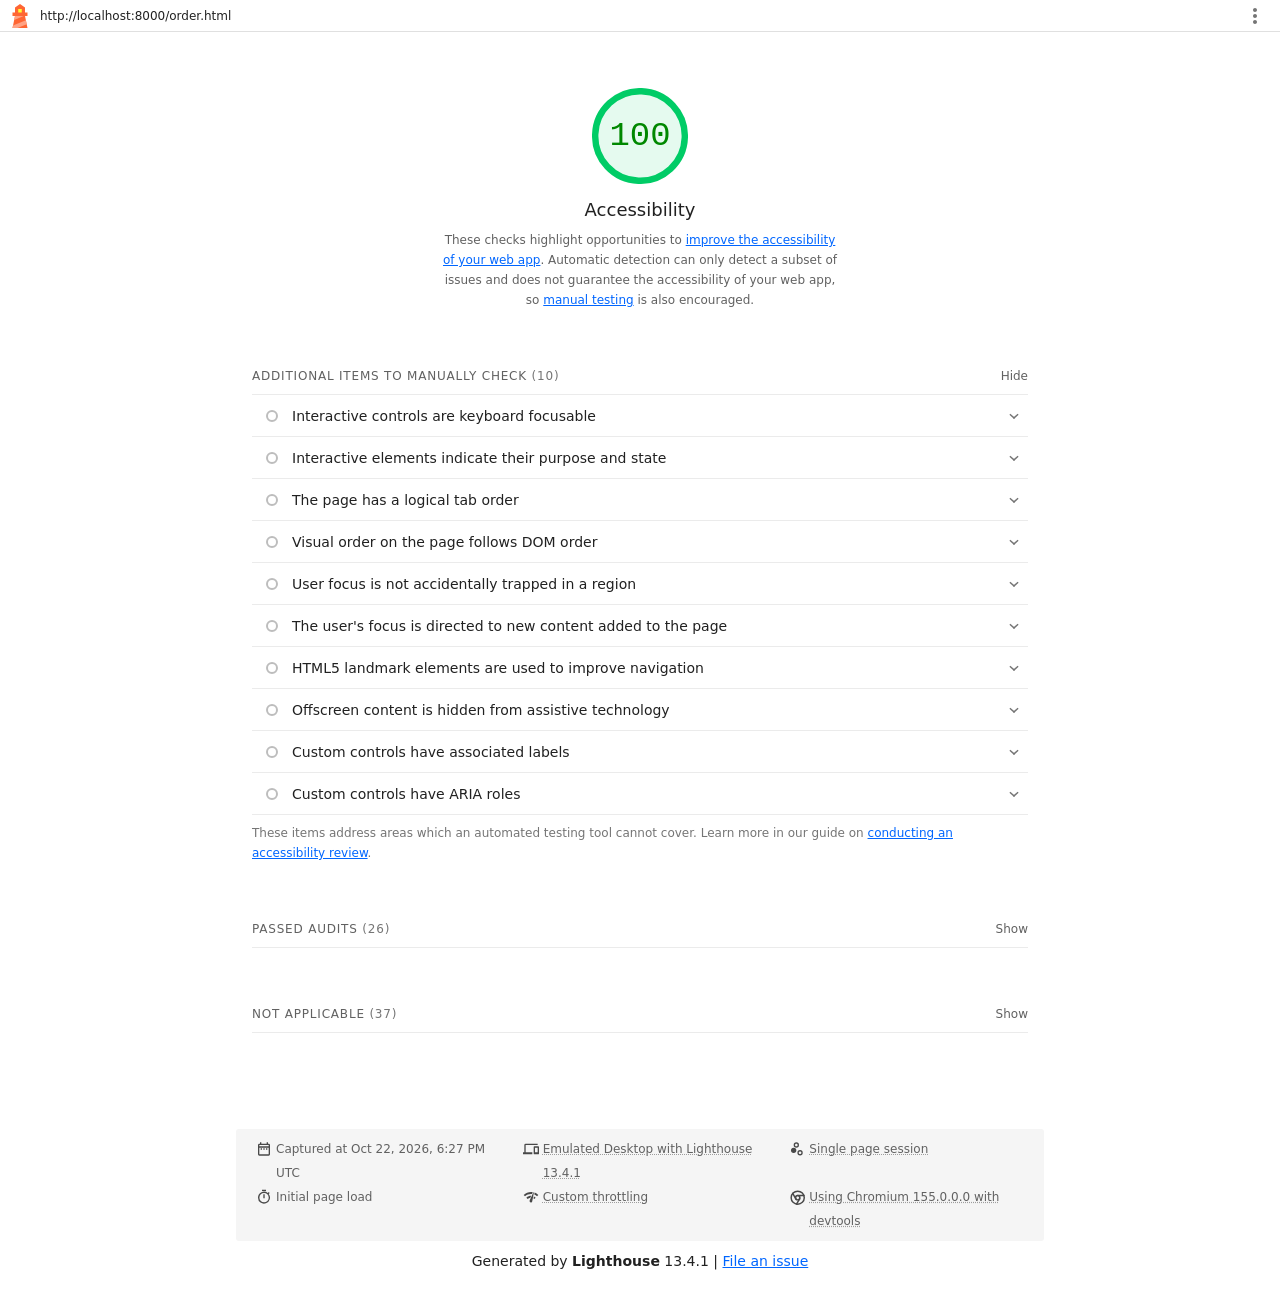
<file: lighthouse/accessibility-order.html>
<!--
@license
Copyright 2018 Google LLC
SPDX-License-Identifier: Apache-2.0
-->
<!doctype html>
<html lang="en">
<head>
  <meta charset="utf-8">
  <meta name="viewport" content="width=device-width, initial-scale=1, minimum-scale=1">
  <link rel="icon" href='data:image/svg+xml;utf8,<svg fill="none" xmlns="http://www.w3.org/2000/svg" viewBox="0 0 48 48"><path d="m14 7 10-7 10 7v10h5v7h-5l5 24H9l5-24H9v-7h5V7Z" fill="%23F63"/><path d="M31.561 24H14l-1.689 8.105L31.561 24ZM18.983 48H9l1.022-4.907L35.723 32.27l1.663 7.98L18.983 48Z" fill="%23FFA385"/><path fill="%23FF3" d="M20.5 10h7v7h-7z"/></svg>'>
  <title>Lighthouse Report</title>
  <style>body {margin: 0}</style>
</head>
<body>
  <noscript>Lighthouse report requires JavaScript. Please enable.</noscript>

  <div id="lh-log"></div>

  <script>window.__LIGHTHOUSE_JSON__ = {"lighthouseVersion":"13.4.1","requestedUrl":"http://localhost:8000/order.html","mainDocumentUrl":"http://localhost:8000/order.html","finalDisplayedUrl":"http://localhost:8000/order.html","finalUrl":"http://localhost:8000/order.html","fetchTime":"2026-10-22T18:27:55.233Z","gatherMode":"navigation","runWarnings":[],"userAgent":"Mozilla/5.0 (Macintosh; Intel Mac OS X 10_15_7) AppleWebKit/537.36 (KHTML, like Gecko) Chrome/155.0.0.0 Safari/537.36","environment":{"networkUserAgent":"Mozilla/5.0 (Macintosh; Intel Mac OS X 10_15_7) AppleWebKit/537.36 (KHTML, like Gecko) Chrome/155.0.0.0 Safari/537.36","hostUserAgent":"Mozilla/5.0 (Macintosh; Intel Mac OS X 10_15_7) AppleWebKit/537.36 (KHTML, like Gecko) Chrome/155.0.0.0 Safari/537.36","benchmarkIndex":4159.5,"credits":{"axe-core":"4.12.1"}},"audits":{"accesskeys":{"id":"accesskeys","title":"`[accesskey]` values are unique","description":"Access keys let users quickly focus a part of the page. For proper navigation, each access key must be unique. [Learn more about access keys](https://dequeuniversity.com/rules/axe/4.12/accesskeys).","score":null,"scoreDisplayMode":"notApplicable"},"aria-allowed-attr":{"id":"aria-allowed-attr","title":"`[aria-*]` attributes match their roles","description":"Each ARIA `role` supports a specific subset of `aria-*` attributes. Mismatching these invalidates the `aria-*` attributes. [Learn how to match ARIA attributes to their roles](https://dequeuniversity.com/rules/axe/4.12/aria-allowed-attr).","score":1,"scoreDisplayMode":"binary","details":{"type":"table","headings":[{"key":"node","valueType":"node","subItemsHeading":{"key":"relatedNode","valueType":"node"},"label":"Failing Elements"}],"items":[]}},"aria-allowed-role":{"id":"aria-allowed-role","title":"Uses ARIA roles only on compatible elements","description":"Many HTML elements can only be assigned certain ARIA roles. Using ARIA roles where they are not allowed can interfere with the accessibility of the web page. [Learn more about ARIA roles](https://dequeuniversity.com/rules/axe/4.12/aria-allowed-role).","score":null,"scoreDisplayMode":"notApplicable"},"aria-command-name":{"id":"aria-command-name","title":"`button`, `link`, and `menuitem` elements have accessible names","description":"When an element doesn't have an accessible name, screen readers announce it with a generic name, making it unusable for users who rely on screen readers. [Learn how to make command elements more accessible](https://dequeuniversity.com/rules/axe/4.12/aria-command-name).","score":null,"scoreDisplayMode":"notApplicable"},"aria-conditional-attr":{"id":"aria-conditional-attr","title":"ARIA attributes are used as specified for the element's role","description":"Some ARIA attributes are only allowed on an element under certain conditions. [Learn more about conditional ARIA attributes](https://dequeuniversity.com/rules/axe/4.12/aria-conditional-attr).","score":1,"scoreDisplayMode":"binary","details":{"type":"table","headings":[{"key":"node","valueType":"node","subItemsHeading":{"key":"relatedNode","valueType":"node"},"label":"Failing Elements"}],"items":[]}},"aria-deprecated-role":{"id":"aria-deprecated-role","title":"Deprecated ARIA roles were not used","description":"Deprecated ARIA roles may not be processed correctly by assistive technology. [Learn more about deprecated ARIA roles](https://dequeuniversity.com/rules/axe/4.12/aria-deprecated-role).","score":1,"scoreDisplayMode":"binary","details":{"type":"table","headings":[{"key":"node","valueType":"node","subItemsHeading":{"key":"relatedNode","valueType":"node"},"label":"Failing Elements"}],"items":[]}},"aria-dialog-name":{"id":"aria-dialog-name","title":"Elements with `role=\"dialog\"` or `role=\"alertdialog\"` have accessible names.","description":"ARIA dialog elements without accessible names may prevent screen readers users from discerning the purpose of these elements. [Learn how to make ARIA dialog elements more accessible](https://dequeuniversity.com/rules/axe/4.12/aria-dialog-name).","score":null,"scoreDisplayMode":"notApplicable"},"aria-hidden-body":{"id":"aria-hidden-body","title":"`[aria-hidden=\"true\"]` is not present on the document `\u003cbody>`","description":"Assistive technologies, like screen readers, work inconsistently when `aria-hidden=\"true\"` is set on the document `\u003cbody>`. [Learn how `aria-hidden` affects the document body](https://dequeuniversity.com/rules/axe/4.12/aria-hidden-body).","score":1,"scoreDisplayMode":"binary","details":{"type":"table","headings":[{"key":"node","valueType":"node","subItemsHeading":{"key":"relatedNode","valueType":"node"},"label":"Failing Elements"}],"items":[]}},"aria-hidden-focus":{"id":"aria-hidden-focus","title":"`[aria-hidden=\"true\"]` elements do not contain focusable descendents","description":"Focusable descendents within an `[aria-hidden=\"true\"]` element prevent those interactive elements from being available to users of assistive technologies like screen readers. [Learn how `aria-hidden` affects focusable elements](https://dequeuniversity.com/rules/axe/4.12/aria-hidden-focus).","score":1,"scoreDisplayMode":"binary","details":{"type":"table","headings":[{"key":"node","valueType":"node","subItemsHeading":{"key":"relatedNode","valueType":"node"},"label":"Failing Elements"}],"items":[]}},"aria-input-field-name":{"id":"aria-input-field-name","title":"ARIA input fields have accessible names","description":"When an input field doesn't have an accessible name, screen readers announce it with a generic name, making it unusable for users who rely on screen readers. [Learn more about input field labels](https://dequeuniversity.com/rules/axe/4.12/aria-input-field-name).","score":null,"scoreDisplayMode":"notApplicable"},"aria-meter-name":{"id":"aria-meter-name","title":"ARIA `meter` elements have accessible names","description":"When a meter element doesn't have an accessible name, screen readers announce it with a generic name, making it unusable for users who rely on screen readers. [Learn how to name `meter` elements](https://dequeuniversity.com/rules/axe/4.12/aria-meter-name).","score":null,"scoreDisplayMode":"notApplicable"},"aria-progressbar-name":{"id":"aria-progressbar-name","title":"ARIA `progressbar` elements have accessible names","description":"When a `progressbar` element doesn't have an accessible name, screen readers announce it with a generic name, making it unusable for users who rely on screen readers. [Learn how to label `progressbar` elements](https://dequeuniversity.com/rules/axe/4.12/aria-progressbar-name).","score":null,"scoreDisplayMode":"notApplicable"},"aria-prohibited-attr":{"id":"aria-prohibited-attr","title":"Elements use only permitted ARIA attributes","description":"Using ARIA attributes in roles where they are prohibited can mean that important information is not communicated to users of assistive technologies. [Learn more about prohibited ARIA roles](https://dequeuniversity.com/rules/axe/4.12/aria-prohibited-attr).","score":1,"scoreDisplayMode":"binary","details":{"type":"table","headings":[{"key":"node","valueType":"node","subItemsHeading":{"key":"relatedNode","valueType":"node"},"label":"Failing Elements"}],"items":[]}},"aria-required-attr":{"id":"aria-required-attr","title":"`[role]`s have all required `[aria-*]` attributes","description":"Some ARIA roles have required attributes that describe the state of the element to screen readers. [Learn more about roles and required attributes](https://dequeuniversity.com/rules/axe/4.12/aria-required-attr).","score":1,"scoreDisplayMode":"binary","details":{"type":"table","headings":[{"key":"node","valueType":"node","subItemsHeading":{"key":"relatedNode","valueType":"node"},"label":"Failing Elements"}],"items":[]}},"aria-required-children":{"id":"aria-required-children","title":"Elements with an ARIA `[role]` that require children to contain a specific `[role]` have all required children.","description":"Some ARIA parent roles must contain specific child roles to perform their intended accessibility functions. [Learn more about roles and required children elements](https://dequeuniversity.com/rules/axe/4.12/aria-required-children).","score":null,"scoreDisplayMode":"notApplicable"},"aria-required-parent":{"id":"aria-required-parent","title":"`[role]`s are contained by their required parent element","description":"Some ARIA child roles must be contained by specific parent roles to properly perform their intended accessibility functions. [Learn more about ARIA roles and required parent element](https://dequeuniversity.com/rules/axe/4.12/aria-required-parent).","score":null,"scoreDisplayMode":"notApplicable"},"aria-roles":{"id":"aria-roles","title":"`[role]` values are valid","description":"ARIA roles must have valid values in order to perform their intended accessibility functions. [Learn more about valid ARIA roles](https://dequeuniversity.com/rules/axe/4.12/aria-roles).","score":1,"scoreDisplayMode":"binary","details":{"type":"table","headings":[{"key":"node","valueType":"node","subItemsHeading":{"key":"relatedNode","valueType":"node"},"label":"Failing Elements"}],"items":[]}},"aria-text":{"id":"aria-text","title":"Elements with the `role=text` attribute do not have focusable descendents.","description":"Adding `role=text` around a text node split by markup enables VoiceOver to treat it as one phrase, but the element's focusable descendents will not be announced. [Learn more about the `role=text` attribute](https://dequeuniversity.com/rules/axe/4.12/aria-text).","score":null,"scoreDisplayMode":"notApplicable"},"aria-toggle-field-name":{"id":"aria-toggle-field-name","title":"ARIA toggle fields have accessible names","description":"When a toggle field doesn't have an accessible name, screen readers announce it with a generic name, making it unusable for users who rely on screen readers. [Learn more about toggle fields](https://dequeuniversity.com/rules/axe/4.12/aria-toggle-field-name).","score":null,"scoreDisplayMode":"notApplicable"},"aria-tooltip-name":{"id":"aria-tooltip-name","title":"ARIA `tooltip` elements have accessible names","description":"When a tooltip element doesn't have an accessible name, screen readers announce it with a generic name, making it unusable for users who rely on screen readers. [Learn how to name `tooltip` elements](https://dequeuniversity.com/rules/axe/4.12/aria-tooltip-name).","score":null,"scoreDisplayMode":"notApplicable"},"aria-treeitem-name":{"id":"aria-treeitem-name","title":"ARIA `treeitem` elements have accessible names","description":"When a `treeitem` element doesn't have an accessible name, screen readers announce it with a generic name, making it unusable for users who rely on screen readers. [Learn more about labeling `treeitem` elements](https://dequeuniversity.com/rules/axe/4.12/aria-treeitem-name).","score":null,"scoreDisplayMode":"notApplicable"},"aria-valid-attr-value":{"id":"aria-valid-attr-value","title":"`[aria-*]` attributes have valid values","description":"Assistive technologies, like screen readers, can't interpret ARIA attributes with invalid values. [Learn more about valid values for ARIA attributes](https://dequeuniversity.com/rules/axe/4.12/aria-valid-attr-value).","score":1,"scoreDisplayMode":"binary","details":{"type":"table","headings":[{"key":"node","valueType":"node","subItemsHeading":{"key":"relatedNode","valueType":"node"},"label":"Failing Elements"}],"items":[]}},"aria-valid-attr":{"id":"aria-valid-attr","title":"`[aria-*]` attributes are valid and not misspelled","description":"Assistive technologies, like screen readers, can't interpret ARIA attributes with invalid names. [Learn more about valid ARIA attributes](https://dequeuniversity.com/rules/axe/4.12/aria-valid-attr).","score":1,"scoreDisplayMode":"binary","details":{"type":"table","headings":[{"key":"node","valueType":"node","subItemsHeading":{"key":"relatedNode","valueType":"node"},"label":"Failing Elements"}],"items":[]}},"button-name":{"id":"button-name","title":"Buttons have an accessible name","description":"When a button doesn't have an accessible name, screen readers announce it as \"button\", making it unusable for users who rely on screen readers. [Learn how to make buttons more accessible](https://dequeuniversity.com/rules/axe/4.12/button-name).","score":1,"scoreDisplayMode":"binary","details":{"type":"table","headings":[{"key":"node","valueType":"node","subItemsHeading":{"key":"relatedNode","valueType":"node"},"label":"Failing Elements"}],"items":[]}},"bypass":{"id":"bypass","title":"The page contains a heading, skip link, or landmark region","description":"Adding ways to bypass repetitive content lets keyboard users navigate the page more efficiently. [Learn more about bypass blocks](https://dequeuniversity.com/rules/axe/4.12/bypass).","score":null,"scoreDisplayMode":"notApplicable"},"color-contrast":{"id":"color-contrast","title":"Background and foreground colors have a sufficient contrast ratio","description":"Low-contrast text is difficult or impossible for many users to read. [Learn how to provide sufficient color contrast](https://dequeuniversity.com/rules/axe/4.12/color-contrast).","score":1,"scoreDisplayMode":"binary","details":{"type":"table","headings":[{"key":"node","valueType":"node","subItemsHeading":{"key":"relatedNode","valueType":"node"},"label":"Failing Elements"}],"items":[]}},"definition-list":{"id":"definition-list","title":"`\u003cdl>`'s contain only properly-ordered `\u003cdt>` and `\u003cdd>` groups, `\u003cscript>`, `\u003ctemplate>` or `\u003cdiv>` elements.","description":"When definition lists are not properly marked up, screen readers may produce confusing or inaccurate output. [Learn how to structure definition lists correctly](https://dequeuniversity.com/rules/axe/4.12/definition-list).","score":null,"scoreDisplayMode":"notApplicable"},"dlitem":{"id":"dlitem","title":"Definition list items are wrapped in `\u003cdl>` elements","description":"Definition list items (`\u003cdt>` and `\u003cdd>`) must be wrapped in a parent `\u003cdl>` element to ensure that screen readers can properly announce them. [Learn how to structure definition lists correctly](https://dequeuniversity.com/rules/axe/4.12/dlitem).","score":null,"scoreDisplayMode":"notApplicable"},"document-title":{"id":"document-title","title":"Document has a `\u003ctitle>` element","description":"The title gives screen reader users an overview of the page, and search engine users rely on it heavily to determine if a page is relevant to their search. [Learn more about document titles](https://dequeuniversity.com/rules/axe/4.12/document-title).","score":1,"scoreDisplayMode":"binary","details":{"type":"table","headings":[{"key":"node","valueType":"node","subItemsHeading":{"key":"relatedNode","valueType":"node"},"label":"Failing Elements"}],"items":[]}},"duplicate-id-aria":{"id":"duplicate-id-aria","title":"ARIA IDs are unique","description":"The value of an ARIA ID must be unique to prevent other instances from being overlooked by assistive technologies. [Learn how to fix duplicate ARIA IDs](https://dequeuniversity.com/rules/axe/4.12/duplicate-id-aria).","score":null,"scoreDisplayMode":"notApplicable"},"empty-heading":{"id":"empty-heading","title":"All heading elements contain content.","description":"A heading with no content or inaccessible text prevent screen reader users from accessing information on the page's structure. [Learn more about headings](https://dequeuniversity.com/rules/axe/4.12/empty-heading).","score":null,"scoreDisplayMode":"notApplicable"},"form-field-multiple-labels":{"id":"form-field-multiple-labels","title":"No form fields have multiple labels","description":"Form fields with multiple labels can be confusingly announced by assistive technologies like screen readers which use either the first, the last, or all of the labels. [Learn how to use form labels](https://dequeuniversity.com/rules/axe/4.12/form-field-multiple-labels).","score":null,"scoreDisplayMode":"notApplicable"},"frame-title":{"id":"frame-title","title":"`\u003cframe>` or `\u003ciframe>` elements have a title","description":"Screen reader users rely on frame titles to describe the contents of frames. [Learn more about frame titles](https://dequeuniversity.com/rules/axe/4.12/frame-title).","score":null,"scoreDisplayMode":"notApplicable"},"heading-order":{"id":"heading-order","title":"Heading elements appear in a sequentially-descending order","description":"Properly ordered headings that do not skip levels convey the semantic structure of the page, making it easier to navigate and understand when using assistive technologies. [Learn more about heading order](https://dequeuniversity.com/rules/axe/4.12/heading-order).","score":1,"scoreDisplayMode":"binary","details":{"type":"table","headings":[{"key":"node","valueType":"node","subItemsHeading":{"key":"relatedNode","valueType":"node"},"label":"Failing Elements"}],"items":[]}},"html-has-lang":{"id":"html-has-lang","title":"`\u003chtml>` element has a `[lang]` attribute","description":"If a page doesn't specify a `lang` attribute, a screen reader assumes that the page is in the default language that the user chose when setting up the screen reader. If the page isn't actually in the default language, then the screen reader might not announce the page's text correctly. [Learn more about the `lang` attribute](https://dequeuniversity.com/rules/axe/4.12/html-has-lang).","score":1,"scoreDisplayMode":"binary","details":{"type":"table","headings":[{"key":"node","valueType":"node","subItemsHeading":{"key":"relatedNode","valueType":"node"},"label":"Failing Elements"}],"items":[]}},"html-lang-valid":{"id":"html-lang-valid","title":"`\u003chtml>` element has a valid value for its `[lang]` attribute","description":"Specifying a valid [BCP 47 language](https://www.w3.org/International/questions/qa-choosing-language-tags#question) helps screen readers announce text properly. [Learn how to use the `lang` attribute](https://dequeuniversity.com/rules/axe/4.12/html-lang-valid).","score":1,"scoreDisplayMode":"binary","details":{"type":"table","headings":[{"key":"node","valueType":"node","subItemsHeading":{"key":"relatedNode","valueType":"node"},"label":"Failing Elements"}],"items":[]}},"html-xml-lang-mismatch":{"id":"html-xml-lang-mismatch","title":"`\u003chtml>` element has an `[xml:lang]` attribute with the same base language as the `[lang]` attribute.","description":"If the webpage does not specify a consistent language, then the screen reader might not announce the page's text correctly. [Learn more about the `lang` attribute](https://dequeuniversity.com/rules/axe/4.12/html-xml-lang-mismatch).","score":null,"scoreDisplayMode":"notApplicable"},"identical-links-same-purpose":{"id":"identical-links-same-purpose","title":"Identical links have the same purpose.","description":"Links with the same destination should have the same description, to help users understand the link's purpose and decide whether to follow it. [Learn more about identical links](https://dequeuniversity.com/rules/axe/4.12/identical-links-same-purpose).","score":null,"scoreDisplayMode":"notApplicable"},"image-alt":{"id":"image-alt","title":"Image elements have `[alt]` attributes","description":"Informative elements should aim for short, descriptive alternate text. Decorative elements can be ignored with an empty alt attribute. [Learn more about the `alt` attribute](https://dequeuniversity.com/rules/axe/4.12/image-alt).","score":null,"scoreDisplayMode":"notApplicable"},"image-redundant-alt":{"id":"image-redundant-alt","title":"Image elements do not have `[alt]` attributes that are redundant text.","description":"Informative elements should aim for short, descriptive alternative text. Alternative text that is exactly the same as the text adjacent to the link or image is potentially confusing for screen reader users, because the text will be read twice. [Learn more about the `alt` attribute](https://dequeuniversity.com/rules/axe/4.12/image-redundant-alt).","score":null,"scoreDisplayMode":"notApplicable"},"input-button-name":{"id":"input-button-name","title":"Input buttons have discernible text.","description":"Adding discernable and accessible text to input buttons may help screen reader users understand the purpose of the input button. [Learn more about input buttons](https://dequeuniversity.com/rules/axe/4.12/input-button-name).","score":null,"scoreDisplayMode":"notApplicable"},"input-image-alt":{"id":"input-image-alt","title":"`\u003cinput type=\"image\">` elements have `[alt]` text","description":"When an image is being used as an `\u003cinput>` button, providing alternative text can help screen reader users understand the purpose of the button. [Learn about input image alt text](https://dequeuniversity.com/rules/axe/4.12/input-image-alt).","score":null,"scoreDisplayMode":"notApplicable"},"label-content-name-mismatch":{"id":"label-content-name-mismatch","title":"Elements with visible text labels do not have matching accessible names.","description":"Visible text labels that do not match the accessible name can result in a confusing experience for screen reader users. [Learn more about accessible names](https://dequeuniversity.com/rules/axe/4.12/label-content-name-mismatch).","score":0,"scoreDisplayMode":"binary","details":{"type":"table","headings":[{"key":"node","valueType":"node","subItemsHeading":{"key":"relatedNode","valueType":"node"},"label":"Failing Elements"}],"items":[{"node":{"type":"node","lhId":"1-0-A","path":"1,HTML,1,BODY,1,HEADER,0,DIV,0,A","selector":"body > header.site-header > div.container > a.brand","boundingRect":{"top":23,"bottom":61,"left":28,"right":198,"width":170,"height":38},"snippet":"\u003ca class=\"brand\" href=\"index.html\" aria-label=\"Домика - на главную\">","nodeLabel":"домика\nДОМ, ГДЕ СПОКОЙНО","explanation":"Fix any of the following:\n  Text inside the element is not included in the accessible name"}},{"node":{"type":"node","lhId":"1-1-A","path":"1,HTML,1,BODY,3,FOOTER,0,DIV,0,DIV,0,DIV,0,A","selector":"div.container > div.footer-grid > div > a.brand","boundingRect":{"top":1165,"bottom":1203,"left":28,"right":198,"width":170,"height":38},"snippet":"\u003ca class=\"brand footer-brand\" href=\"index.html\" aria-label=\"Домика - на главную\">","nodeLabel":"домика\nДОМ, ГДЕ СПОКОЙНО","explanation":"Fix any of the following:\n  Text inside the element is not included in the accessible name"}}],"debugData":{"type":"debugdata","impact":"serious","tags":["cat.semantics","wcag21a","wcag253","EN-301-549","EN-9.2.5.3","RGAAv4","RGAA-6.1.5","experimental"]}}},"label":{"id":"label","title":"Form elements have associated labels","description":"Labels ensure that form controls are announced properly by assistive technologies, like screen readers. [Learn more about form element labels](https://dequeuniversity.com/rules/axe/4.12/label).","score":1,"scoreDisplayMode":"binary","details":{"type":"table","headings":[{"key":"node","valueType":"node","subItemsHeading":{"key":"relatedNode","valueType":"node"},"label":"Failing Elements"}],"items":[]}},"landmark-one-main":{"id":"landmark-one-main","title":"Document has a main landmark.","description":"One main landmark helps screen reader users navigate a web page. [Learn more about landmarks](https://dequeuniversity.com/rules/axe/4.12/landmark-one-main).","score":1,"scoreDisplayMode":"binary","details":{"type":"table","headings":[{"key":"node","valueType":"node","subItemsHeading":{"key":"relatedNode","valueType":"node"},"label":"Failing Elements"}],"items":[]}},"link-name":{"id":"link-name","title":"Links have a discernible name","description":"Link text (and alternate text for images, when used as links) that is discernible, unique, and focusable improves the navigation experience for screen reader users. [Learn how to make links accessible](https://dequeuniversity.com/rules/axe/4.12/link-name).","score":1,"scoreDisplayMode":"binary","details":{"type":"table","headings":[{"key":"node","valueType":"node","subItemsHeading":{"key":"relatedNode","valueType":"node"},"label":"Failing Elements"}],"items":[]}},"link-in-text-block":{"id":"link-in-text-block","title":"Links are distinguishable without relying on color.","description":"Low-contrast text is difficult or impossible for many users to read. Link text that is discernible improves the experience for users with low vision. [Learn how to make links distinguishable](https://dequeuniversity.com/rules/axe/4.12/link-in-text-block).","score":null,"scoreDisplayMode":"notApplicable"},"list":{"id":"list","title":"Lists contain only `\u003cli>` elements and script supporting elements (`\u003cscript>` and `\u003ctemplate>`).","description":"Screen readers have a specific way of announcing lists. Ensuring proper list structure aids screen reader output. [Learn more about proper list structure](https://dequeuniversity.com/rules/axe/4.12/list).","score":1,"scoreDisplayMode":"binary","details":{"type":"table","headings":[{"key":"node","valueType":"node","subItemsHeading":{"key":"relatedNode","valueType":"node"},"label":"Failing Elements"}],"items":[]}},"listitem":{"id":"listitem","title":"List items (`\u003cli>`) are contained within `\u003cul>`, `\u003col>` or `\u003cmenu>` parent elements","description":"Screen readers require list items (`\u003cli>`) to be contained within a parent `\u003cul>`, `\u003col>` or `\u003cmenu>` to be announced properly. [Learn more about proper list structure](https://dequeuniversity.com/rules/axe/4.12/listitem).","score":1,"scoreDisplayMode":"binary","details":{"type":"table","headings":[{"key":"node","valueType":"node","subItemsHeading":{"key":"relatedNode","valueType":"node"},"label":"Failing Elements"}],"items":[]}},"meta-refresh":{"id":"meta-refresh","title":"The document does not use `\u003cmeta http-equiv=\"refresh\">`","description":"Users do not expect a page to refresh automatically, and doing so will move focus back to the top of the page. This may create a frustrating or confusing experience. [Learn more about the refresh meta tag](https://dequeuniversity.com/rules/axe/4.12/meta-refresh).","score":null,"scoreDisplayMode":"notApplicable"},"meta-viewport":{"id":"meta-viewport","title":"`[user-scalable=\"no\"]` is not used in the `\u003cmeta name=\"viewport\">` element and the `[maximum-scale]` attribute is not less than 5.","description":"Disabling zooming is problematic for users with low vision who rely on screen magnification to properly see the contents of a web page. [Learn more about the viewport meta tag](https://dequeuniversity.com/rules/axe/4.12/meta-viewport).","score":1,"scoreDisplayMode":"binary","details":{"type":"table","headings":[{"key":"node","valueType":"node","subItemsHeading":{"key":"relatedNode","valueType":"node"},"label":"Failing Elements"}],"items":[]}},"object-alt":{"id":"object-alt","title":"`\u003cobject>` elements have alternate text","description":"Screen readers cannot translate non-text content. Adding alternate text to `\u003cobject>` elements helps screen readers convey meaning to users. [Learn more about alt text for `object` elements](https://dequeuniversity.com/rules/axe/4.12/object-alt).","score":null,"scoreDisplayMode":"notApplicable"},"select-name":{"id":"select-name","title":"Select elements have associated label elements.","description":"Form elements without effective labels can create frustrating experiences for screen reader users. [Learn more about the `select` element](https://dequeuniversity.com/rules/axe/4.12/select-name).","score":1,"scoreDisplayMode":"binary","details":{"type":"table","headings":[{"key":"node","valueType":"node","subItemsHeading":{"key":"relatedNode","valueType":"node"},"label":"Failing Elements"}],"items":[]}},"skip-link":{"id":"skip-link","title":"Skip links are focusable.","description":"Including a skip link can help users skip to the main content to save time. [Learn more about skip links](https://dequeuniversity.com/rules/axe/4.12/skip-link).","score":1,"scoreDisplayMode":"binary","details":{"type":"table","headings":[{"key":"node","valueType":"node","subItemsHeading":{"key":"relatedNode","valueType":"node"},"label":"Failing Elements"}],"items":[]}},"tabindex":{"id":"tabindex","title":"No element has a `[tabindex]` value greater than 0","description":"A value greater than 0 implies an explicit navigation ordering. Although technically valid, this often creates frustrating experiences for users who rely on assistive technologies. [Learn more about the `tabindex` attribute](https://dequeuniversity.com/rules/axe/4.12/tabindex).","score":null,"scoreDisplayMode":"notApplicable"},"table-duplicate-name":{"id":"table-duplicate-name","title":"Tables have different content in the summary attribute and `\u003ccaption>`.","description":"The summary attribute should describe the table structure, while `\u003ccaption>` should have the onscreen title. Accurate table mark-up helps users of screen readers. [Learn more about summary and caption](https://dequeuniversity.com/rules/axe/4.12/table-duplicate-name).","score":null,"scoreDisplayMode":"notApplicable"},"table-fake-caption":{"id":"table-fake-caption","title":"Tables use `\u003ccaption>` instead of cells with the `[colspan]` attribute to indicate a caption.","description":"Screen readers have features to make navigating tables easier. Ensuring that tables use the actual caption element instead of cells with the `[colspan]` attribute may improve the experience for screen reader users. [Learn more about captions](https://dequeuniversity.com/rules/axe/4.12/table-fake-caption).","score":null,"scoreDisplayMode":"notApplicable"},"target-size":{"id":"target-size","title":"Touch targets have sufficient size and spacing.","description":"Touch targets with sufficient size and spacing help users who may have difficulty targeting small controls to activate the targets. [Learn more about touch targets](https://dequeuniversity.com/rules/axe/4.12/target-size).","score":1,"scoreDisplayMode":"binary","details":{"type":"table","headings":[{"key":"node","valueType":"node","subItemsHeading":{"key":"relatedNode","valueType":"node"},"label":"Failing Elements"}],"items":[]}},"td-has-header":{"id":"td-has-header","title":"`\u003ctd>` elements in a large `\u003ctable>` have one or more table headers.","description":"Screen readers have features to make navigating tables easier. Ensuring that `\u003ctd>` elements in a large table (3 or more cells in width and height) have an associated table header may improve the experience for screen reader users. [Learn more about table headers](https://dequeuniversity.com/rules/axe/4.12/td-has-header).","score":null,"scoreDisplayMode":"notApplicable"},"td-headers-attr":{"id":"td-headers-attr","title":"Cells in a `\u003ctable>` element that use the `[headers]` attribute refer to table cells within the same table.","description":"Screen readers have features to make navigating tables easier. Ensuring `\u003ctd>` cells using the `[headers]` attribute only refer to other cells in the same table may improve the experience for screen reader users. [Learn more about the `headers` attribute](https://dequeuniversity.com/rules/axe/4.12/td-headers-attr).","score":null,"scoreDisplayMode":"notApplicable"},"th-has-data-cells":{"id":"th-has-data-cells","title":"`\u003cth>` elements and elements with `[role=\"columnheader\"/\"rowheader\"]` have data cells they describe.","description":"Screen readers have features to make navigating tables easier. Ensuring table headers always refer to some set of cells may improve the experience for screen reader users. [Learn more about table headers](https://dequeuniversity.com/rules/axe/4.12/th-has-data-cells).","score":null,"scoreDisplayMode":"notApplicable"},"valid-lang":{"id":"valid-lang","title":"`[lang]` attributes have a valid value","description":"Specifying a valid [BCP 47 language](https://www.w3.org/International/questions/qa-choosing-language-tags#question) on elements helps ensure that text is pronounced correctly by a screen reader. [Learn how to use the `lang` attribute](https://dequeuniversity.com/rules/axe/4.12/valid-lang).","score":null,"scoreDisplayMode":"notApplicable"},"video-caption":{"id":"video-caption","title":"`\u003cvideo>` elements contain a `\u003ctrack>` element with `[kind=\"captions\"]`","description":"When a video provides a caption it is easier for deaf and hearing impaired users to access its information. [Learn more about video captions](https://dequeuniversity.com/rules/axe/4.12/video-caption).","score":null,"scoreDisplayMode":"notApplicable"},"custom-controls-labels":{"id":"custom-controls-labels","title":"Custom controls have associated labels","description":"Custom interactive controls have associated labels, provided by aria-label or aria-labelledby. [Learn more about custom controls and labels](https://developer.chrome.com/docs/lighthouse/accessibility/custom-controls-labels/).","score":null,"scoreDisplayMode":"manual"},"custom-controls-roles":{"id":"custom-controls-roles","title":"Custom controls have ARIA roles","description":"Custom interactive controls have appropriate ARIA roles. [Learn how to add roles to custom controls](https://developer.chrome.com/docs/lighthouse/accessibility/custom-control-roles/).","score":null,"scoreDisplayMode":"manual"},"focus-traps":{"id":"focus-traps","title":"User focus is not accidentally trapped in a region","description":"A user can tab into and out of any control or region without accidentally trapping their focus. [Learn how to avoid focus traps](https://developer.chrome.com/docs/lighthouse/accessibility/focus-traps/).","score":null,"scoreDisplayMode":"manual"},"focusable-controls":{"id":"focusable-controls","title":"Interactive controls are keyboard focusable","description":"Custom interactive controls are keyboard focusable and display a focus indicator. [Learn how to make custom controls focusable](https://developer.chrome.com/docs/lighthouse/accessibility/focusable-controls/).","score":null,"scoreDisplayMode":"manual"},"interactive-element-affordance":{"id":"interactive-element-affordance","title":"Interactive elements indicate their purpose and state","description":"Interactive elements, such as links and buttons, should indicate their state and be distinguishable from non-interactive elements. [Learn how to decorate interactive elements with affordance hints](https://developer.chrome.com/docs/lighthouse/accessibility/interactive-element-affordance/).","score":null,"scoreDisplayMode":"manual"},"logical-tab-order":{"id":"logical-tab-order","title":"The page has a logical tab order","description":"Tabbing through the page follows the visual layout. Users cannot focus elements that are offscreen. [Learn more about logical tab ordering](https://developer.chrome.com/docs/lighthouse/accessibility/logical-tab-order/).","score":null,"scoreDisplayMode":"manual"},"managed-focus":{"id":"managed-focus","title":"The user's focus is directed to new content added to the page","description":"If new content, such as a dialog, is added to the page, the user's focus is directed to it. [Learn how to direct focus to new content](https://developer.chrome.com/docs/lighthouse/accessibility/managed-focus/).","score":null,"scoreDisplayMode":"manual"},"offscreen-content-hidden":{"id":"offscreen-content-hidden","title":"Offscreen content is hidden from assistive technology","description":"Offscreen content is hidden with display: none or aria-hidden=true. [Learn how to properly hide offscreen content](https://developer.chrome.com/docs/lighthouse/accessibility/offscreen-content-hidden/).","score":null,"scoreDisplayMode":"manual"},"use-landmarks":{"id":"use-landmarks","title":"HTML5 landmark elements are used to improve navigation","description":"Landmark elements (`\u003cmain>`, `\u003cnav>`, etc.) are used to improve the keyboard navigation of the page for assistive technology. [Learn more about landmark elements](https://developer.chrome.com/docs/lighthouse/accessibility/use-landmarks/).","score":null,"scoreDisplayMode":"manual"},"visual-order-follows-dom":{"id":"visual-order-follows-dom","title":"Visual order on the page follows DOM order","description":"DOM order matches the visual order, improving navigation for assistive technology. [Learn more about DOM and visual ordering](https://developer.chrome.com/docs/lighthouse/accessibility/visual-order-follows-dom/).","score":null,"scoreDisplayMode":"manual"},"autocomplete-valid":{"id":"autocomplete-valid","title":"`autocomplete` attributes are used correctly","description":"The `autocomplete` attribute values must be valid and correctly applied for screen readers to function correctly. [Learn more about valid autocomplete values](https://dequeuniversity.com/rules/axe/4.12/autocomplete-valid).","score":1,"scoreDisplayMode":"binary","details":{"type":"table","headings":[{"key":"node","valueType":"node","subItemsHeading":{"key":"relatedNode","valueType":"node"},"label":"Failing Elements"}],"items":[]}},"presentation-role-conflict":{"id":"presentation-role-conflict","title":"Elements with `role=\"none\"` or `role=\"presentation\"` do not have conflicts","description":"There are certain cases where the semantic role of an element with `role=\"none\"` or `role=\"presentation\"` does not resolve to none or presentation. To ensure the element remains removed from the accessibility tree, you should not add any global ARIA attributes to the element or make it focusable. [Learn more about presentation role conflict](https://dequeuniversity.com/rules/axe/4.12/presentation-role-conflict).","score":null,"scoreDisplayMode":"notApplicable"},"svg-img-alt":{"id":"svg-img-alt","title":"SVG elements with an `img` role have an accessible text alternative","description":"Ensures SVG elements with an `img`, `graphics-document` or `graphics-symbol` role have an accessible text alternative. [Learn more about SVG alt text](https://dequeuniversity.com/rules/axe/4.12/svg-img-alt).","score":null,"scoreDisplayMode":"notApplicable"}},"configSettings":{"output":"json","maxWaitForFcp":30000,"maxWaitForLoad":45000,"pauseAfterFcpMs":1000,"pauseAfterLoadMs":1000,"networkQuietThresholdMs":1000,"cpuQuietThresholdMs":1000,"formFactor":"desktop","throttling":{"rttMs":40,"throughputKbps":10240,"requestLatencyMs":0,"downloadThroughputKbps":0,"uploadThroughputKbps":0,"cpuSlowdownMultiplier":1},"throttlingMethod":"simulate","screenEmulation":{"mobile":true,"width":412,"height":823,"deviceScaleFactor":1.75,"disabled":true},"emulatedUserAgent":"Mozilla/5.0 (Macintosh; Intel Mac OS X 10_15_7) AppleWebKit/537.36 (KHTML, like Gecko) Chrome/136.0.0.0 Safari/537.36","auditMode":false,"gatherMode":false,"clearStorageTypes":["file_systems","shader_cache","service_workers","cache_storage"],"disableStorageReset":false,"debugNavigation":false,"channel":"devtools","usePassiveGathering":false,"disableFullPageScreenshot":false,"skipAboutBlank":false,"blankPage":"about:blank","ignoreStatusCode":true,"locale":"en-US","blockedUrlPatterns":null,"additionalTraceCategories":"","extraHeaders":null,"precomputedLanternData":null,"onlyAudits":null,"onlyCategories":["accessibility"],"skipAudits":null},"categories":{"accessibility":{"title":"Accessibility","description":"These checks highlight opportunities to [improve the accessibility of your web app](https://developer.chrome.com/docs/lighthouse/accessibility/). Automatic detection can only detect a subset of issues and does not guarantee the accessibility of your web app, so [manual testing](https://web.dev/articles/how-to-review) is also encouraged.","manualDescription":"These items address areas which an automated testing tool cannot cover. Learn more in our guide on [conducting an accessibility review](https://web.dev/articles/how-to-review).","supportedModes":["navigation","snapshot"],"auditRefs":[{"id":"accesskeys","weight":0,"group":"a11y-navigation"},{"id":"aria-allowed-attr","weight":10,"group":"a11y-aria"},{"id":"aria-command-name","weight":0,"group":"a11y-aria"},{"id":"aria-conditional-attr","weight":7,"group":"a11y-aria"},{"id":"aria-deprecated-role","weight":1,"group":"a11y-aria"},{"id":"aria-dialog-name","weight":0,"group":"a11y-aria"},{"id":"aria-hidden-body","weight":10,"group":"a11y-aria"},{"id":"aria-hidden-focus","weight":7,"group":"a11y-aria"},{"id":"aria-input-field-name","weight":0,"group":"a11y-aria"},{"id":"aria-meter-name","weight":0,"group":"a11y-aria"},{"id":"aria-progressbar-name","weight":0,"group":"a11y-aria"},{"id":"aria-prohibited-attr","weight":7,"group":"a11y-aria"},{"id":"aria-required-attr","weight":10,"group":"a11y-aria"},{"id":"aria-required-children","weight":0,"group":"a11y-aria"},{"id":"aria-required-parent","weight":0,"group":"a11y-aria"},{"id":"aria-roles","weight":10,"group":"a11y-aria"},{"id":"aria-text","weight":0,"group":"a11y-aria"},{"id":"aria-toggle-field-name","weight":0,"group":"a11y-aria"},{"id":"aria-tooltip-name","weight":0,"group":"a11y-aria"},{"id":"aria-treeitem-name","weight":0,"group":"a11y-aria"},{"id":"aria-valid-attr-value","weight":10,"group":"a11y-aria"},{"id":"aria-valid-attr","weight":10,"group":"a11y-aria"},{"id":"button-name","weight":10,"group":"a11y-names-labels"},{"id":"bypass","weight":0,"group":"a11y-navigation"},{"id":"color-contrast","weight":7,"group":"a11y-color-contrast"},{"id":"definition-list","weight":0,"group":"a11y-tables-lists"},{"id":"dlitem","weight":0,"group":"a11y-tables-lists"},{"id":"document-title","weight":7,"group":"a11y-names-labels"},{"id":"duplicate-id-aria","weight":0,"group":"a11y-aria"},{"id":"form-field-multiple-labels","weight":0,"group":"a11y-names-labels"},{"id":"frame-title","weight":0,"group":"a11y-names-labels"},{"id":"heading-order","weight":3,"group":"a11y-navigation"},{"id":"html-has-lang","weight":7,"group":"a11y-language"},{"id":"html-lang-valid","weight":7,"group":"a11y-language"},{"id":"html-xml-lang-mismatch","weight":0,"group":"a11y-language"},{"id":"image-alt","weight":0,"group":"a11y-names-labels"},{"id":"input-button-name","weight":0,"group":"a11y-names-labels"},{"id":"input-image-alt","weight":0,"group":"a11y-names-labels"},{"id":"label","weight":10,"group":"a11y-names-labels"},{"id":"link-in-text-block","weight":0,"group":"a11y-color-contrast"},{"id":"link-name","weight":7,"group":"a11y-names-labels"},{"id":"list","weight":7,"group":"a11y-tables-lists"},{"id":"listitem","weight":7,"group":"a11y-tables-lists"},{"id":"meta-refresh","weight":0,"group":"a11y-best-practices"},{"id":"meta-viewport","weight":10,"group":"a11y-best-practices"},{"id":"object-alt","weight":0,"group":"a11y-names-labels"},{"id":"select-name","weight":10,"group":"a11y-names-labels"},{"id":"skip-link","weight":3,"group":"a11y-names-labels"},{"id":"tabindex","weight":0,"group":"a11y-navigation"},{"id":"target-size","weight":7,"group":"a11y-best-practices"},{"id":"td-headers-attr","weight":0,"group":"a11y-tables-lists"},{"id":"th-has-data-cells","weight":0,"group":"a11y-tables-lists"},{"id":"valid-lang","weight":0,"group":"a11y-language"},{"id":"video-caption","weight":0,"group":"a11y-audio-video"},{"id":"landmark-one-main","weight":3,"group":"a11y-best-practices"},{"id":"autocomplete-valid","weight":1,"group":"a11y-best-practices"},{"id":"presentation-role-conflict","weight":0,"group":"a11y-best-practices"},{"id":"svg-img-alt","weight":0,"group":"a11y-best-practices"},{"id":"focusable-controls","weight":0},{"id":"interactive-element-affordance","weight":0},{"id":"logical-tab-order","weight":0},{"id":"visual-order-follows-dom","weight":0},{"id":"focus-traps","weight":0},{"id":"managed-focus","weight":0},{"id":"use-landmarks","weight":0},{"id":"offscreen-content-hidden","weight":0},{"id":"custom-controls-labels","weight":0},{"id":"custom-controls-roles","weight":0},{"id":"table-duplicate-name","weight":0,"group":"a11y-best-practices"},{"id":"empty-heading","weight":0,"group":"a11y-best-practices"},{"id":"aria-allowed-role","weight":0,"group":"a11y-best-practices"},{"id":"image-redundant-alt","weight":0,"group":"a11y-names-labels"},{"id":"identical-links-same-purpose","weight":0,"group":"a11y-best-practices"},{"id":"label-content-name-mismatch","weight":0,"group":"hidden"},{"id":"table-fake-caption","weight":0,"group":"hidden"},{"id":"td-has-header","weight":0,"group":"hidden"}],"id":"accessibility","score":1}},"categoryGroups":{"metrics":{"title":"Metrics"},"insights":{"title":"Insights","description":"These insights are also available in the Chrome DevTools Performance Panel - [record a trace](https://developer.chrome.com/docs/devtools/performance/reference) to view more detailed information."},"diagnostics":{"title":"Diagnostics","description":"More information about the performance of your application. These numbers don't [directly affect](https://developer.chrome.com/docs/lighthouse/performance/performance-scoring/) the Performance score."},"a11y-best-practices":{"title":"Best practices","description":"These items highlight common accessibility best practices."},"a11y-color-contrast":{"title":"Contrast","description":"These are opportunities to improve the legibility of your content."},"a11y-names-labels":{"title":"Names and labels","description":"These are opportunities to improve the semantics of the controls in your application. This may enhance the experience for users of assistive technology, like a screen reader."},"a11y-navigation":{"title":"Navigation","description":"These are opportunities to improve keyboard navigation in your application."},"a11y-aria":{"title":"ARIA","description":"These are opportunities to improve the usage of ARIA in your application which may enhance the experience for users of assistive technology, like a screen reader."},"a11y-language":{"title":"Internationalization and localization","description":"These are opportunities to improve the interpretation of your content by users in different locales."},"a11y-audio-video":{"title":"Audio and video","description":"These are opportunities to provide alternative content for audio and video. This may improve the experience for users with hearing or vision impairments."},"a11y-tables-lists":{"title":"Tables and lists","description":"These are opportunities to improve the experience of reading tabular or list data using assistive technology, like a screen reader."},"seo-mobile":{"title":"Mobile Friendly","description":"Make sure your pages are mobile friendly so users don’t have to pinch or zoom in order to read the content pages. [Learn how to make pages mobile-friendly](https://developers.google.com/search/mobile-sites/)."},"seo-content":{"title":"Content Best Practices","description":"Format your HTML in a way that enables crawlers to better understand your app’s content."},"seo-crawl":{"title":"Crawling and Indexing","description":"To appear in search results, crawlers need access to your app."},"best-practices-trust-safety":{"title":"Trust and Safety"},"best-practices-ux":{"title":"User Experience"},"best-practices-browser-compat":{"title":"Browser Compatibility"},"best-practices-general":{"title":"General"},"webmcp":{"title":"WebMCP","description":"Audits validating WebMCP integration."},"agent-accessibility":{"title":"Agent Accessibility","description":"These audits highlight best practices for improving the accessibility of the website for AI agents."},"hidden":{"title":""}},"stackPacks":[],"entities":[{"name":"localhost","origins":["http://localhost:8000"],"isFirstParty":true,"isUnrecognized":true}],"fullPageScreenshot":{"screenshot":{"data":"[data-uri]","width":984,"height":1503},"nodes":{"1-0-A":{"id":"","top":23,"bottom":61,"left":28,"right":198,"width":170,"height":38},"1-1-A":{"id":"","top":1165,"bottom":1203,"left":28,"right":198,"width":170,"height":38},"1-2-SPAN":{"id":"","top":916,"bottom":936,"left":230,"right":245,"width":15,"height":19}}},"timing":{"entries":[{"startTime":70,"name":"lh:config","duration":69.2,"entryType":"measure"},{"startTime":70.6,"name":"lh:config:resolveArtifactsToDefns","duration":0.4,"entryType":"measure"},{"startTime":141.6,"name":"lh:runner:gather","duration":4755.9,"entryType":"measure"},{"startTime":141.7,"name":"lh:driver:connect","duration":13.1,"entryType":"measure"},{"startTime":154.8,"name":"lh:driver:navigate","duration":37,"entryType":"measure"},{"startTime":192,"name":"lh:gather:getBenchmarkIndex","duration":1003,"entryType":"measure"},{"startTime":1195.1,"name":"lh:gather:getVersion","duration":1.3,"entryType":"measure"},{"startTime":1196.4,"name":"lh:gather:getDevicePixelRatio","duration":1.4,"entryType":"measure"},{"startTime":1197.9,"name":"lh:prepare:navigationMode","duration":15.3,"entryType":"measure"},{"startTime":1198.3,"name":"lh:gather:getVersion","duration":0.2,"entryType":"measure"},{"startTime":1203.2,"name":"lh:storage:clearDataForOrigin","duration":4,"entryType":"measure"},{"startTime":1207.2,"name":"lh:storage:clearBrowserCaches","duration":5.4,"entryType":"measure"},{"startTime":1212.9,"name":"lh:gather:prepareThrottlingAndNetwork","duration":0.3,"entryType":"measure"},{"startTime":1218.9,"name":"lh:driver:navigate","duration":2406,"entryType":"measure"},{"startTime":3628,"name":"lh:computed:NetworkRecords","duration":0.9,"entryType":"measure"},{"startTime":3629.3,"name":"lh:gather:getArtifact:DevtoolsLog","duration":0.1,"entryType":"measure"},{"startTime":3629.4,"name":"lh:gather:getArtifact:Accessibility","duration":130,"entryType":"measure"},{"startTime":3759.5,"name":"lh:gather:getArtifact:NetworkUserAgent","duration":0,"entryType":"measure"},{"startTime":3759.6,"name":"lh:gather:collectStacks","duration":4.9,"entryType":"measure"},{"startTime":3759.6,"name":"lh:gather:getArtifact:Stacks","duration":4.9,"entryType":"measure"},{"startTime":3764.5,"name":"lh:gather:getArtifact:FullPageScreenshot","duration":1130.7,"entryType":"measure"},{"startTime":4897.5,"name":"lh:runner:audit","duration":59.9,"entryType":"measure"},{"startTime":4897.6,"name":"lh:runner:auditing","duration":59.6,"entryType":"measure"},{"startTime":4898.1,"name":"lh:audit:accesskeys","duration":0.5,"entryType":"measure"},{"startTime":4898.7,"name":"lh:audit:aria-allowed-attr","duration":1.5,"entryType":"measure"},{"startTime":4900.2,"name":"lh:audit:aria-allowed-role","duration":1.1,"entryType":"measure"},{"startTime":4901.5,"name":"lh:audit:aria-command-name","duration":0.2,"entryType":"measure"},{"startTime":4901.9,"name":"lh:audit:aria-conditional-attr","duration":1.1,"entryType":"measure"},{"startTime":4903.1,"name":"lh:audit:aria-deprecated-role","duration":1.8,"entryType":"measure"},{"startTime":4904.9,"name":"lh:audit:aria-dialog-name","duration":0.5,"entryType":"measure"},{"startTime":4905.5,"name":"lh:audit:aria-hidden-body","duration":1,"entryType":"measure"},{"startTime":4906.5,"name":"lh:audit:aria-hidden-focus","duration":1,"entryType":"measure"},{"startTime":4907.5,"name":"lh:audit:aria-input-field-name","duration":0.3,"entryType":"measure"},{"startTime":4907.9,"name":"lh:audit:aria-meter-name","duration":0.2,"entryType":"measure"},{"startTime":4908.2,"name":"lh:audit:aria-progressbar-name","duration":0.3,"entryType":"measure"},{"startTime":4908.6,"name":"lh:audit:aria-prohibited-attr","duration":0.8,"entryType":"measure"},{"startTime":4909.5,"name":"lh:audit:aria-required-attr","duration":0.9,"entryType":"measure"},{"startTime":4910.4,"name":"lh:audit:aria-required-children","duration":0.3,"entryType":"measure"},{"startTime":4910.8,"name":"lh:audit:aria-required-parent","duration":0.3,"entryType":"measure"},{"startTime":4911.2,"name":"lh:audit:aria-roles","duration":0.8,"entryType":"measure"},{"startTime":4912,"name":"lh:audit:aria-text","duration":0.3,"entryType":"measure"},{"startTime":4912.4,"name":"lh:audit:aria-toggle-field-name","duration":0.4,"entryType":"measure"},{"startTime":4912.8,"name":"lh:audit:aria-tooltip-name","duration":0.4,"entryType":"measure"},{"startTime":4913.3,"name":"lh:audit:aria-treeitem-name","duration":0.4,"entryType":"measure"},{"startTime":4913.7,"name":"lh:audit:aria-valid-attr-value","duration":0.8,"entryType":"measure"},{"startTime":4914.7,"name":"lh:audit:aria-valid-attr","duration":0.7,"entryType":"measure"},{"startTime":4915.5,"name":"lh:audit:button-name","duration":0.9,"entryType":"measure"},{"startTime":4916.4,"name":"lh:audit:bypass","duration":1,"entryType":"measure"},{"startTime":4917.4,"name":"lh:audit:color-contrast","duration":0.9,"entryType":"measure"},{"startTime":4918.5,"name":"lh:audit:definition-list","duration":0.4,"entryType":"measure"},{"startTime":4918.9,"name":"lh:audit:dlitem","duration":0.6,"entryType":"measure"},{"startTime":4919.6,"name":"lh:audit:document-title","duration":1.1,"entryType":"measure"},{"startTime":4920.8,"name":"lh:audit:duplicate-id-aria","duration":1,"entryType":"measure"},{"startTime":4921.8,"name":"lh:audit:empty-heading","duration":0.9,"entryType":"measure"},{"startTime":4922.8,"name":"lh:audit:form-field-multiple-labels","duration":0.9,"entryType":"measure"},{"startTime":4923.8,"name":"lh:audit:frame-title","duration":0.5,"entryType":"measure"},{"startTime":4924.4,"name":"lh:audit:heading-order","duration":1,"entryType":"measure"},{"startTime":4925.5,"name":"lh:audit:html-has-lang","duration":1,"entryType":"measure"},{"startTime":4926.5,"name":"lh:audit:html-lang-valid","duration":1.3,"entryType":"measure"},{"startTime":4927.8,"name":"lh:audit:html-xml-lang-mismatch","duration":0.5,"entryType":"measure"},{"startTime":4928.4,"name":"lh:audit:identical-links-same-purpose","duration":0.8,"entryType":"measure"},{"startTime":4929.3,"name":"lh:audit:image-alt","duration":0.5,"entryType":"measure"},{"startTime":4929.8,"name":"lh:audit:image-redundant-alt","duration":2.9,"entryType":"measure"},{"startTime":4932.8,"name":"lh:audit:input-button-name","duration":0.6,"entryType":"measure"},{"startTime":4933.4,"name":"lh:audit:input-image-alt","duration":0.5,"entryType":"measure"},{"startTime":4934,"name":"lh:audit:label-content-name-mismatch","duration":1.1,"entryType":"measure"},{"startTime":4935.1,"name":"lh:audit:label","duration":1,"entryType":"measure"},{"startTime":4936.1,"name":"lh:audit:landmark-one-main","duration":0.9,"entryType":"measure"},{"startTime":4937.1,"name":"lh:audit:link-name","duration":0.9,"entryType":"measure"},{"startTime":4938,"name":"lh:audit:link-in-text-block","duration":0.6,"entryType":"measure"},{"startTime":4938.7,"name":"lh:audit:list","duration":0.8,"entryType":"measure"},{"startTime":4939.5,"name":"lh:audit:listitem","duration":0.9,"entryType":"measure"},{"startTime":4940.5,"name":"lh:audit:meta-refresh","duration":0.5,"entryType":"measure"},{"startTime":4941.1,"name":"lh:audit:meta-viewport","duration":0.9,"entryType":"measure"},{"startTime":4942,"name":"lh:audit:object-alt","duration":0.6,"entryType":"measure"},{"startTime":4942.7,"name":"lh:audit:select-name","duration":0.8,"entryType":"measure"},{"startTime":4943.6,"name":"lh:audit:skip-link","duration":0.8,"entryType":"measure"},{"startTime":4944.5,"name":"lh:audit:tabindex","duration":3.2,"entryType":"measure"},{"startTime":4947.8,"name":"lh:audit:table-duplicate-name","duration":0.7,"entryType":"measure"},{"startTime":4948.6,"name":"lh:audit:table-fake-caption","duration":0.7,"entryType":"measure"},{"startTime":4949.4,"name":"lh:audit:target-size","duration":0.8,"entryType":"measure"},{"startTime":4950.3,"name":"lh:audit:td-has-header","duration":0.7,"entryType":"measure"},{"startTime":4951.1,"name":"lh:audit:td-headers-attr","duration":0.8,"entryType":"measure"},{"startTime":4952,"name":"lh:audit:th-has-data-cells","duration":0.9,"entryType":"measure"},{"startTime":4952.9,"name":"lh:audit:valid-lang","duration":0.8,"entryType":"measure"},{"startTime":4953.8,"name":"lh:audit:video-caption","duration":0.7,"entryType":"measure"},{"startTime":4954.5,"name":"lh:audit:custom-controls-labels","duration":0.1,"entryType":"measure"},{"startTime":4954.6,"name":"lh:audit:custom-controls-roles","duration":0,"entryType":"measure"},{"startTime":4954.6,"name":"lh:audit:focus-traps","duration":0,"entryType":"measure"},{"startTime":4954.6,"name":"lh:audit:focusable-controls","duration":0,"entryType":"measure"},{"startTime":4954.7,"name":"lh:audit:interactive-element-affordance","duration":0,"entryType":"measure"},{"startTime":4954.7,"name":"lh:audit:logical-tab-order","duration":0,"entryType":"measure"},{"startTime":4954.7,"name":"lh:audit:managed-focus","duration":0,"entryType":"measure"},{"startTime":4954.7,"name":"lh:audit:offscreen-content-hidden","duration":0,"entryType":"measure"},{"startTime":4954.7,"name":"lh:audit:use-landmarks","duration":0.1,"entryType":"measure"},{"startTime":4954.8,"name":"lh:audit:visual-order-follows-dom","duration":0,"entryType":"measure"},{"startTime":4954.9,"name":"lh:audit:autocomplete-valid","duration":0.8,"entryType":"measure"},{"startTime":4955.8,"name":"lh:audit:presentation-role-conflict","duration":0.7,"entryType":"measure"},{"startTime":4956.5,"name":"lh:audit:svg-img-alt","duration":0.7,"entryType":"measure"},{"startTime":4957.2,"name":"lh:runner:generate","duration":0.2,"entryType":"measure"},{"startTime":4957.5,"name":"lh:computed:EntityClassification","duration":0.5,"entryType":"measure"}],"total":4815.799999999999},"i18n":{"rendererFormattedStrings":{},"icuMessagePaths":{"core/audits/accessibility/accesskeys.js | title":["audits.accesskeys.title"],"core/audits/accessibility/accesskeys.js | description":["audits.accesskeys.description"],"core/audits/accessibility/aria-allowed-attr.js | title":["audits[aria-allowed-attr].title"],"core/audits/accessibility/aria-allowed-attr.js | description":["audits[aria-allowed-attr].description"],"core/lib/i18n/i18n.js | columnFailingElem":["audits[aria-allowed-attr].details.headings[0].label","audits[aria-conditional-attr].details.headings[0].label","audits[aria-deprecated-role].details.headings[0].label","audits[aria-hidden-body].details.headings[0].label","audits[aria-hidden-focus].details.headings[0].label","audits[aria-prohibited-attr].details.headings[0].label","audits[aria-required-attr].details.headings[0].label","audits[aria-roles].details.headings[0].label","audits[aria-valid-attr-value].details.headings[0].label","audits[aria-valid-attr].details.headings[0].label","audits[button-name].details.headings[0].label","audits[color-contrast].details.headings[0].label","audits[document-title].details.headings[0].label","audits[heading-order].details.headings[0].label","audits[html-has-lang].details.headings[0].label","audits[html-lang-valid].details.headings[0].label","audits[label-content-name-mismatch].details.headings[0].label","audits.label.details.headings[0].label","audits[landmark-one-main].details.headings[0].label","audits[link-name].details.headings[0].label","audits.list.details.headings[0].label","audits.listitem.details.headings[0].label","audits[meta-viewport].details.headings[0].label","audits[select-name].details.headings[0].label","audits[skip-link].details.headings[0].label","audits[target-size].details.headings[0].label","audits[autocomplete-valid].details.headings[0].label"],"core/audits/accessibility/aria-allowed-role.js | title":["audits[aria-allowed-role].title"],"core/audits/accessibility/aria-allowed-role.js | description":["audits[aria-allowed-role].description"],"core/audits/accessibility/aria-command-name.js | title":["audits[aria-command-name].title"],"core/audits/accessibility/aria-command-name.js | description":["audits[aria-command-name].description"],"core/audits/accessibility/aria-conditional-attr.js | title":["audits[aria-conditional-attr].title"],"core/audits/accessibility/aria-conditional-attr.js | description":["audits[aria-conditional-attr].description"],"core/audits/accessibility/aria-deprecated-role.js | title":["audits[aria-deprecated-role].title"],"core/audits/accessibility/aria-deprecated-role.js | description":["audits[aria-deprecated-role].description"],"core/audits/accessibility/aria-dialog-name.js | title":["audits[aria-dialog-name].title"],"core/audits/accessibility/aria-dialog-name.js | description":["audits[aria-dialog-name].description"],"core/audits/accessibility/aria-hidden-body.js | title":["audits[aria-hidden-body].title"],"core/audits/accessibility/aria-hidden-body.js | description":["audits[aria-hidden-body].description"],"core/audits/accessibility/aria-hidden-focus.js | title":["audits[aria-hidden-focus].title"],"core/audits/accessibility/aria-hidden-focus.js | description":["audits[aria-hidden-focus].description"],"core/audits/accessibility/aria-input-field-name.js | title":["audits[aria-input-field-name].title"],"core/audits/accessibility/aria-input-field-name.js | description":["audits[aria-input-field-name].description"],"core/audits/accessibility/aria-meter-name.js | title":["audits[aria-meter-name].title"],"core/audits/accessibility/aria-meter-name.js | description":["audits[aria-meter-name].description"],"core/audits/accessibility/aria-progressbar-name.js | title":["audits[aria-progressbar-name].title"],"core/audits/accessibility/aria-progressbar-name.js | description":["audits[aria-progressbar-name].description"],"core/audits/accessibility/aria-prohibited-attr.js | title":["audits[aria-prohibited-attr].title"],"core/audits/accessibility/aria-prohibited-attr.js | description":["audits[aria-prohibited-attr].description"],"core/audits/accessibility/aria-required-attr.js | title":["audits[aria-required-attr].title"],"core/audits/accessibility/aria-required-attr.js | description":["audits[aria-required-attr].description"],"core/audits/accessibility/aria-required-children.js | title":["audits[aria-required-children].title"],"core/audits/accessibility/aria-required-children.js | description":["audits[aria-required-children].description"],"core/audits/accessibility/aria-required-parent.js | title":["audits[aria-required-parent].title"],"core/audits/accessibility/aria-required-parent.js | description":["audits[aria-required-parent].description"],"core/audits/accessibility/aria-roles.js | title":["audits[aria-roles].title"],"core/audits/accessibility/aria-roles.js | description":["audits[aria-roles].description"],"core/audits/accessibility/aria-text.js | title":["audits[aria-text].title"],"core/audits/accessibility/aria-text.js | description":["audits[aria-text].description"],"core/audits/accessibility/aria-toggle-field-name.js | title":["audits[aria-toggle-field-name].title"],"core/audits/accessibility/aria-toggle-field-name.js | description":["audits[aria-toggle-field-name].description"],"core/audits/accessibility/aria-tooltip-name.js | title":["audits[aria-tooltip-name].title"],"core/audits/accessibility/aria-tooltip-name.js | description":["audits[aria-tooltip-name].description"],"core/audits/accessibility/aria-treeitem-name.js | title":["audits[aria-treeitem-name].title"],"core/audits/accessibility/aria-treeitem-name.js | description":["audits[aria-treeitem-name].description"],"core/audits/accessibility/aria-valid-attr-value.js | title":["audits[aria-valid-attr-value].title"],"core/audits/accessibility/aria-valid-attr-value.js | description":["audits[aria-valid-attr-value].description"],"core/audits/accessibility/aria-valid-attr.js | title":["audits[aria-valid-attr].title"],"core/audits/accessibility/aria-valid-attr.js | description":["audits[aria-valid-attr].description"],"core/audits/accessibility/button-name.js | title":["audits[button-name].title"],"core/audits/accessibility/button-name.js | description":["audits[button-name].description"],"core/audits/accessibility/bypass.js | title":["audits.bypass.title"],"core/audits/accessibility/bypass.js | description":["audits.bypass.description"],"core/audits/accessibility/color-contrast.js | title":["audits[color-contrast].title"],"core/audits/accessibility/color-contrast.js | description":["audits[color-contrast].description"],"core/audits/accessibility/definition-list.js | title":["audits[definition-list].title"],"core/audits/accessibility/definition-list.js | description":["audits[definition-list].description"],"core/audits/accessibility/dlitem.js | title":["audits.dlitem.title"],"core/audits/accessibility/dlitem.js | description":["audits.dlitem.description"],"core/audits/accessibility/document-title.js | title":["audits[document-title].title"],"core/audits/accessibility/document-title.js | description":["audits[document-title].description"],"core/audits/accessibility/duplicate-id-aria.js | title":["audits[duplicate-id-aria].title"],"core/audits/accessibility/duplicate-id-aria.js | description":["audits[duplicate-id-aria].description"],"core/audits/accessibility/empty-heading.js | title":["audits[empty-heading].title"],"core/audits/accessibility/empty-heading.js | description":["audits[empty-heading].description"],"core/audits/accessibility/form-field-multiple-labels.js | title":["audits[form-field-multiple-labels].title"],"core/audits/accessibility/form-field-multiple-labels.js | description":["audits[form-field-multiple-labels].description"],"core/audits/accessibility/frame-title.js | title":["audits[frame-title].title"],"core/audits/accessibility/frame-title.js | description":["audits[frame-title].description"],"core/audits/accessibility/heading-order.js | title":["audits[heading-order].title"],"core/audits/accessibility/heading-order.js | description":["audits[heading-order].description"],"core/audits/accessibility/html-has-lang.js | title":["audits[html-has-lang].title"],"core/audits/accessibility/html-has-lang.js | description":["audits[html-has-lang].description"],"core/audits/accessibility/html-lang-valid.js | title":["audits[html-lang-valid].title"],"core/audits/accessibility/html-lang-valid.js | description":["audits[html-lang-valid].description"],"core/audits/accessibility/html-xml-lang-mismatch.js | title":["audits[html-xml-lang-mismatch].title"],"core/audits/accessibility/html-xml-lang-mismatch.js | description":["audits[html-xml-lang-mismatch].description"],"core/audits/accessibility/identical-links-same-purpose.js | title":["audits[identical-links-same-purpose].title"],"core/audits/accessibility/identical-links-same-purpose.js | description":["audits[identical-links-same-purpose].description"],"core/audits/accessibility/image-alt.js | title":["audits[image-alt].title"],"core/audits/accessibility/image-alt.js | description":["audits[image-alt].description"],"core/audits/accessibility/image-redundant-alt.js | title":["audits[image-redundant-alt].title"],"core/audits/accessibility/image-redundant-alt.js | description":["audits[image-redundant-alt].description"],"core/audits/accessibility/input-button-name.js | title":["audits[input-button-name].title"],"core/audits/accessibility/input-button-name.js | description":["audits[input-button-name].description"],"core/audits/accessibility/input-image-alt.js | title":["audits[input-image-alt].title"],"core/audits/accessibility/input-image-alt.js | description":["audits[input-image-alt].description"],"core/audits/accessibility/label-content-name-mismatch.js | failureTitle":["audits[label-content-name-mismatch].title"],"core/audits/accessibility/label-content-name-mismatch.js | description":["audits[label-content-name-mismatch].description"],"core/audits/accessibility/label.js | title":["audits.label.title"],"core/audits/accessibility/label.js | description":["audits.label.description"],"core/audits/accessibility/landmark-one-main.js | title":["audits[landmark-one-main].title"],"core/audits/accessibility/landmark-one-main.js | description":["audits[landmark-one-main].description"],"core/audits/accessibility/link-name.js | title":["audits[link-name].title"],"core/audits/accessibility/link-name.js | description":["audits[link-name].description"],"core/audits/accessibility/link-in-text-block.js | title":["audits[link-in-text-block].title"],"core/audits/accessibility/link-in-text-block.js | description":["audits[link-in-text-block].description"],"core/audits/accessibility/list.js | title":["audits.list.title"],"core/audits/accessibility/list.js | description":["audits.list.description"],"core/audits/accessibility/listitem.js | title":["audits.listitem.title"],"core/audits/accessibility/listitem.js | description":["audits.listitem.description"],"core/audits/accessibility/meta-refresh.js | title":["audits[meta-refresh].title"],"core/audits/accessibility/meta-refresh.js | description":["audits[meta-refresh].description"],"core/audits/accessibility/meta-viewport.js | title":["audits[meta-viewport].title"],"core/audits/accessibility/meta-viewport.js | description":["audits[meta-viewport].description"],"core/audits/accessibility/object-alt.js | title":["audits[object-alt].title"],"core/audits/accessibility/object-alt.js | description":["audits[object-alt].description"],"core/audits/accessibility/select-name.js | title":["audits[select-name].title"],"core/audits/accessibility/select-name.js | description":["audits[select-name].description"],"core/audits/accessibility/skip-link.js | title":["audits[skip-link].title"],"core/audits/accessibility/skip-link.js | description":["audits[skip-link].description"],"core/audits/accessibility/tabindex.js | title":["audits.tabindex.title"],"core/audits/accessibility/tabindex.js | description":["audits.tabindex.description"],"core/audits/accessibility/table-duplicate-name.js | title":["audits[table-duplicate-name].title"],"core/audits/accessibility/table-duplicate-name.js | description":["audits[table-duplicate-name].description"],"core/audits/accessibility/table-fake-caption.js | title":["audits[table-fake-caption].title"],"core/audits/accessibility/table-fake-caption.js | description":["audits[table-fake-caption].description"],"core/audits/accessibility/target-size.js | title":["audits[target-size].title"],"core/audits/accessibility/target-size.js | description":["audits[target-size].description"],"core/audits/accessibility/td-has-header.js | title":["audits[td-has-header].title"],"core/audits/accessibility/td-has-header.js | description":["audits[td-has-header].description"],"core/audits/accessibility/td-headers-attr.js | title":["audits[td-headers-attr].title"],"core/audits/accessibility/td-headers-attr.js | description":["audits[td-headers-attr].description"],"core/audits/accessibility/th-has-data-cells.js | title":["audits[th-has-data-cells].title"],"core/audits/accessibility/th-has-data-cells.js | description":["audits[th-has-data-cells].description"],"core/audits/accessibility/valid-lang.js | title":["audits[valid-lang].title"],"core/audits/accessibility/valid-lang.js | description":["audits[valid-lang].description"],"core/audits/accessibility/video-caption.js | title":["audits[video-caption].title"],"core/audits/accessibility/video-caption.js | description":["audits[video-caption].description"],"core/audits/accessibility/autocomplete-valid.js | title":["audits[autocomplete-valid].title"],"core/audits/accessibility/autocomplete-valid.js | description":["audits[autocomplete-valid].description"],"core/audits/accessibility/presentation-role-conflict.js | title":["audits[presentation-role-conflict].title"],"core/audits/accessibility/presentation-role-conflict.js | description":["audits[presentation-role-conflict].description"],"core/audits/accessibility/svg-img-alt.js | title":["audits[svg-img-alt].title"],"core/audits/accessibility/svg-img-alt.js | description":["audits[svg-img-alt].description"],"core/config/default-config.js | a11yCategoryTitle":["categories.accessibility.title"],"core/config/default-config.js | a11yCategoryDescription":["categories.accessibility.description"],"core/config/default-config.js | a11yCategoryManualDescription":["categories.accessibility.manualDescription"],"core/config/default-config.js | metricGroupTitle":["categoryGroups.metrics.title"],"core/config/default-config.js | insightsGroupTitle":["categoryGroups.insights.title"],"core/config/default-config.js | insightsGroupDescription":["categoryGroups.insights.description"],"core/config/default-config.js | diagnosticsGroupTitle":["categoryGroups.diagnostics.title"],"core/config/default-config.js | diagnosticsGroupDescription":["categoryGroups.diagnostics.description"],"core/config/default-config.js | a11yBestPracticesGroupTitle":["categoryGroups[a11y-best-practices].title"],"core/config/default-config.js | a11yBestPracticesGroupDescription":["categoryGroups[a11y-best-practices].description"],"core/config/default-config.js | a11yColorContrastGroupTitle":["categoryGroups[a11y-color-contrast].title"],"core/config/default-config.js | a11yColorContrastGroupDescription":["categoryGroups[a11y-color-contrast].description"],"core/config/default-config.js | a11yNamesLabelsGroupTitle":["categoryGroups[a11y-names-labels].title"],"core/config/default-config.js | a11yNamesLabelsGroupDescription":["categoryGroups[a11y-names-labels].description"],"core/config/default-config.js | a11yNavigationGroupTitle":["categoryGroups[a11y-navigation].title"],"core/config/default-config.js | a11yNavigationGroupDescription":["categoryGroups[a11y-navigation].description"],"core/config/default-config.js | a11yAriaGroupTitle":["categoryGroups[a11y-aria].title"],"core/config/default-config.js | a11yAriaGroupDescription":["categoryGroups[a11y-aria].description"],"core/config/default-config.js | a11yLanguageGroupTitle":["categoryGroups[a11y-language].title"],"core/config/default-config.js | a11yLanguageGroupDescription":["categoryGroups[a11y-language].description"],"core/config/default-config.js | a11yAudioVideoGroupTitle":["categoryGroups[a11y-audio-video].title"],"core/config/default-config.js | a11yAudioVideoGroupDescription":["categoryGroups[a11y-audio-video].description"],"core/config/default-config.js | a11yTablesListsVideoGroupTitle":["categoryGroups[a11y-tables-lists].title"],"core/config/default-config.js | a11yTablesListsVideoGroupDescription":["categoryGroups[a11y-tables-lists].description"],"core/config/default-config.js | seoMobileGroupTitle":["categoryGroups[seo-mobile].title"],"core/config/default-config.js | seoMobileGroupDescription":["categoryGroups[seo-mobile].description"],"core/config/default-config.js | seoContentGroupTitle":["categoryGroups[seo-content].title"],"core/config/default-config.js | seoContentGroupDescription":["categoryGroups[seo-content].description"],"core/config/default-config.js | seoCrawlingGroupTitle":["categoryGroups[seo-crawl].title"],"core/config/default-config.js | seoCrawlingGroupDescription":["categoryGroups[seo-crawl].description"],"core/config/default-config.js | bestPracticesTrustSafetyGroupTitle":["categoryGroups[best-practices-trust-safety].title"],"core/config/default-config.js | bestPracticesUXGroupTitle":["categoryGroups[best-practices-ux].title"],"core/config/default-config.js | bestPracticesBrowserCompatGroupTitle":["categoryGroups[best-practices-browser-compat].title"],"core/config/default-config.js | bestPracticesGeneralGroupTitle":["categoryGroups[best-practices-general].title"],"core/config/default-config.js | webmcpGroupTitle":["categoryGroups.webmcp.title"],"core/config/default-config.js | webmcpGroupDescription":["categoryGroups.webmcp.description"],"core/config/default-config.js | agentAccessibilityGroupTitle":["categoryGroups[agent-accessibility].title"],"core/config/default-config.js | agentAccessibilityGroupDescription":["categoryGroups[agent-accessibility].description"]}}};</script>
  <script>"use strict";(()=>{function e({median:e,p10:t},n){if(e<=0)throw new Error("median must be greater than zero");if(t<=0)throw new Error("p10 must be greater than zero");if(t>=e)throw new Error("p10 must be less than the median");if(n<=0)return 1;let r,i=Math.max(Number.MIN_VALUE,n/e),a=Math.log(i),o=Math.max(Number.MIN_VALUE,t/e),l=(1-function(e){let t=Math.sign(e),n=1/(1+.3275911*(e=Math.abs(e)));return t*(1-n*(.254829592+n*(n*(1.421413741+n*(1.061405429*n-1.453152027))-.284496736))*Math.exp(-e*e))}(.9061938024368232*a/-Math.log(o)))/2;return r=n<=t?Math.max(.9,Math.min(1,l)):n<=e?Math.max(.5,Math.min(.8999999999999999,l)):Math.max(0,Math.min(.49999999999999994,l)),r}var t="…",n={PASS:{label:"pass",minScore:.9},AVERAGE:{label:"average",minScore:.5},FAIL:{label:"fail"},ERROR:{label:"error"}},r=["com","co","gov","edu","ac","org","go","gob","or","net","in","ne","nic","gouv","web","spb","blog","jus","kiev","mil","wi","qc","ca","bel","on"],i=class i{static get RATINGS(){return n}static get PASS_THRESHOLD(){return.9}static get MS_DISPLAY_VALUE(){return"%10d ms"}static getFinalDisplayedUrl(e){if(e.finalDisplayedUrl)return e.finalDisplayedUrl;if(e.finalUrl)return e.finalUrl;throw new Error("Could not determine final displayed URL")}static getMainDocumentUrl(e){return e.mainDocumentUrl||e.finalUrl}static getFullPageScreenshot(e){return e.fullPageScreenshot?e.fullPageScreenshot:e.audits["full-page-screenshot"]?.details}static getEntityFromUrl(e,t){return t&&t.find(t=>t.origins.find(t=>e.startsWith(t)))||i.getPseudoRootDomain(e)}static splitMarkdownCodeSpans(e){let t=[],n=e.split(/`(.*?)`/g);for(let e=0;e<n.length;e++){let r=n[e];if(!r)continue;let i=e%2!=0;t.push({isCode:i,text:r})}return t}static splitMarkdownLink(e){let t=[],n=e.split(/\[([^\]]+?)\]\((https?:\/\/.*?)\)/g);for(;n.length;){let[e,r,i]=n.splice(0,3);e&&t.push({isLink:!1,text:e}),r&&i&&t.push({isLink:!0,text:r,linkHref:i})}return t}static truncate(e,t,n="…"){if(e.length<=t)return e;let r=new Intl.Segmenter(void 0,{granularity:"grapheme"}).segment(e)[Symbol.iterator](),i=0;for(let a=0;a<=t-n.length;a++){let t=r.next();if(t.done)return e;i=t.value.index}for(let t=0;t<n.length;t++)if(r.next().done)return e;return e.slice(0,i)+n}static getURLDisplayName(e,n){let r,i=void 0!==(n=n||{numPathParts:void 0,preserveQuery:void 0,preserveHost:void 0}).numPathParts?n.numPathParts:2,a=void 0===n.preserveQuery||n.preserveQuery,o=n.preserveHost||!1;if("about:"===e.protocol||"data:"===e.protocol)r=e.href;else{r=e.pathname;let n=r.split("/").filter(e=>e.length);i&&n.length>i&&(r=t+n.slice(-1*i).join("/")),o&&(r=`${e.host}/${r.replace(/^\//,"")}`),a&&(r=`${r}${e.search}`)}if("data:"!==e.protocol&&(r=r.slice(0,200),r=r.replace(/([a-f0-9]{7})[a-f0-9]{13}[a-f0-9]*/g,`$1${t}`),r=r.replace(/([a-zA-Z0-9-_]{9})(?=.*[a-z])(?=.*[A-Z])(?=.*[0-9])[a-zA-Z0-9-_]{10,}/g,`$1${t}`),r=r.replace(/(\d{3})\d{6,}/g,`$1${t}`),r=r.replace(/\u2026+/g,t),r.length>64&&r.includes("?")&&(r=r.replace(/\?([^=]*)(=)?.*/,`?$1$2${t}`),r.length>64&&(r=r.replace(/\?.*/,`?${t}`)))),r.length>64){let e=r.lastIndexOf(".");r=e>=0?r.slice(0,63-(r.length-e))+`${t}${r.slice(e)}`:r.slice(0,63)+t}return r}static getChromeExtensionOrigin(e){let t=new URL(e);return t.protocol+"//"+t.host}static parseURL(e){let t=new URL(e);return{file:i.getURLDisplayName(t),hostname:t.hostname,origin:"chrome-extension:"===t.protocol?i.getChromeExtensionOrigin(e):t.origin}}static createOrReturnURL(e){return e instanceof URL?e:new URL(e)}static getPseudoTld(e){let t=e.split(".").slice(-2);return r.includes(t[0])?`.${t.join(".")}`:`.${t[t.length-1]}`}static getPseudoRootDomain(e){let t=i.createOrReturnURL(e).hostname,n=i.getPseudoTld(t).split(".");return t.split(".").slice(-n.length).join(".")}static filterRelevantLines(e,t,n){if(0===t.length)return e.slice(0,2*n+1);let r=new Set;return(t=t.sort((e,t)=>(e.lineNumber||0)-(t.lineNumber||0))).forEach(({lineNumber:e})=>{let t=e-n,i=e+n;for(;t<1;)t++,i++;r.has(t-3-1)&&(t-=3);for(let e=t;e<=i;e++){let t=e;r.add(t)}}),e.filter(e=>r.has(e.lineNumber))}static computeLogNormalScore(t,n){let r=e(t,n);return r>.9&&(r+=.05*(r-.9)),Math.floor(100*r)/100}};var a=class{constructor(e,t){this._document=e,this._lighthouseChannel="unknown",this._componentCache=new Map,this.rootEl=t}createElement(e,t){let n=this._document.createElement(e);if(t)for(let e of t.split(/\s+/))e&&n.classList.add(e);return n}createElementNS(e,t,n){let r=this._document.createElementNS(e,t);if(n)for(let e of n.split(/\s+/))e&&r.classList.add(e);return r}createSVGElement(e,t){return this._document.createElementNS("http://www.w3.org/2000/svg",e,t)}createFragment(){return this._document.createDocumentFragment()}createTextNode(e){return this._document.createTextNode(e)}createChildOf(e,t,n){let r=this.createElement(t,n);return e.append(r),r}createComponent(e){let t=this._componentCache.get(e);if(t){let e=t.cloneNode(!0);return this.findAll("style",e).forEach(e=>e.remove()),e}return t=function(e,t){switch(t){case"3pFilter":return function(e){let t=e.createFragment(),n=e.createElement("style");n.append("\n    .lh-3p-filter {\n      color: var(--color-gray-600);\n      float: right;\n      padding: 6px var(--stackpack-padding-horizontal);\n    }\n    .lh-3p-filter-label, .lh-3p-filter-input {\n      vertical-align: middle;\n      user-select: none;\n    }\n    .lh-3p-filter-input:disabled + .lh-3p-ui-string {\n      text-decoration: line-through;\n    }\n  "),t.append(n);let r=e.createElement("div","lh-3p-filter"),i=e.createElement("label","lh-3p-filter-label"),a=e.createElement("input","lh-3p-filter-input");a.setAttribute("type","checkbox"),a.setAttribute("checked","");let o=e.createElement("span","lh-3p-ui-string");o.append("Show 3rd party resources");let l=e.createElement("span","lh-3p-filter-count");return i.append(" ",a," ",o," (",l,") "),r.append(" ",i," "),t.append(r),t}(e);case"audit":return function(e){let t=e.createFragment(),n=e.createElement("div","lh-audit"),r=e.createElement("details","lh-expandable-details"),i=e.createElement("summary"),a=e.createElement("div","lh-audit__header lh-expandable-details__summary"),o=e.createElement("span","lh-audit__score-icon"),l=e.createElement("span","lh-audit__title-and-text"),s=e.createElement("span","lh-audit__title"),c=e.createElement("span","lh-audit__display-text");l.append(" ",s," ",c," ");let d=e.createElement("div","lh-chevron-container");a.append(" ",o," ",l," ",d," "),i.append(" ",a," ");let h=e.createElement("div","lh-audit__description"),p=e.createElement("div","lh-audit__stackpacks");return r.append(" ",i," ",h," ",p," "),n.append(" ",r," "),t.append(n),t}(e);case"categoryHeader":return function(e){let t=e.createFragment(),n=e.createElement("div","lh-category-header"),r=e.createElement("div","lh-score__gauge");r.setAttribute("role","heading"),r.setAttribute("aria-level","2");let i=e.createElement("div","lh-category-header__description");return n.append(" ",r," ",i," "),t.append(n),t}(e);case"chevron":return function(e){let t=e.createFragment(),n=e.createElementNS("http://www.w3.org/2000/svg","svg","lh-chevron");n.setAttribute("viewBox","0 0 100 100");let r=e.createElementNS("http://www.w3.org/2000/svg","g","lh-chevron__lines"),i=e.createElementNS("http://www.w3.org/2000/svg","path","lh-chevron__line lh-chevron__line-left");i.setAttribute("d","M10 50h40");let a=e.createElementNS("http://www.w3.org/2000/svg","path","lh-chevron__line lh-chevron__line-right");return a.setAttribute("d","M90 50H50"),r.append(" ",i," ",a," "),n.append(" ",r," "),t.append(n),t}(e);case"clump":return function(e){let t=e.createFragment(),n=e.createElement("div","lh-audit-group"),r=e.createElement("details","lh-clump"),i=e.createElement("summary"),a=e.createElement("div","lh-audit-group__summary"),o=e.createElement("div","lh-audit-group__header"),l=e.createElement("span","lh-audit-group__title"),s=e.createElement("span","lh-audit-group__itemcount");o.append(" ",l," ",s," "," "," ");let c=e.createElement("div","lh-clump-toggle"),d=e.createElement("span","lh-clump-toggletext--show"),h=e.createElement("span","lh-clump-toggletext--hide");return c.append(" ",d," ",h," "),a.append(" ",o," ",c," "),i.append(" ",a," "),r.append(" ",i," "),n.append(" "," ",r," "),t.append(n),t}(e);case"crc":return function(e){let t=e.createFragment(),n=e.createElement("div","lh-crc-container"),r=e.createElement("style");r.append('\n      .lh-crc .lh-tree-marker {\n        width: 12px;\n        height: 26px;\n        display: block;\n        float: left;\n        background-position: top left;\n      }\n      .lh-crc .lh-horiz-down {\n        background: url(\'data:image/svg+xml;utf8,<svg width="16" height="26" viewBox="0 0 16 26" xmlns="http://www.w3.org/2000/svg"><g fill="%23D8D8D8" fill-rule="evenodd"><path d="M16 12v2H-2v-2z"/><path d="M9 12v14H7V12z"/>\u003c/g>\u003c/svg>\');\n      }\n      .lh-crc .lh-right {\n        background: url(\'data:image/svg+xml;utf8,<svg width="16" height="26" viewBox="0 0 16 26" xmlns="http://www.w3.org/2000/svg"><path d="M16 12v2H0v-2z" fill="%23D8D8D8" fill-rule="evenodd"/>\u003c/svg>\');\n      }\n      .lh-crc .lh-up-right {\n        background: url(\'data:image/svg+xml;utf8,<svg width="16" height="26" viewBox="0 0 16 26" xmlns="http://www.w3.org/2000/svg"><path d="M7 0h2v14H7zm2 12h7v2H9z" fill="%23D8D8D8" fill-rule="evenodd"/>\u003c/svg>\');\n      }\n      .lh-crc .lh-vert-right {\n        background: url(\'data:image/svg+xml;utf8,<svg width="16" height="26" viewBox="0 0 16 26" xmlns="http://www.w3.org/2000/svg"><path d="M7 0h2v27H7zm2 12h7v2H9z" fill="%23D8D8D8" fill-rule="evenodd"/>\u003c/svg>\');\n      }\n      .lh-crc .lh-vert {\n        background: url(\'data:image/svg+xml;utf8,<svg width="16" height="26" viewBox="0 0 16 26" xmlns="http://www.w3.org/2000/svg"><path d="M7 0h2v26H7z" fill="%23D8D8D8" fill-rule="evenodd"/>\u003c/svg>\');\n      }\n      .lh-crc .lh-crc-tree {\n        font-size: 14px;\n        width: 100%;\n        overflow-x: auto;\n      }\n      .lh-crc .lh-crc-node {\n        height: 26px;\n        line-height: 26px;\n        white-space: nowrap;\n      }\n      .lh-crc .lh-crc-node__longest {\n        color: var(--color-average-secondary);\n      }\n      .lh-crc .lh-crc-node__tree-value {\n        margin-left: 10px;\n      }\n      .lh-crc .lh-crc-node__tree-value div {\n        display: inline;\n      }\n      .lh-crc .lh-crc-node__chain-duration {\n        font-weight: 700;\n      }\n      .lh-crc .lh-crc-initial-nav {\n        color: #595959;\n        font-style: italic;\n      }\n      .lh-crc__summary-value {\n        margin-bottom: 10px;\n      }\n    ');let i=e.createElement("div"),a=e.createElement("div","lh-crc__summary-value"),o=e.createElement("span","lh-crc__longest_duration_label"),l=e.createElement("b","lh-crc__longest_duration");a.append(" ",o," ",l," "),i.append(" ",a," ");let s=e.createElement("div","lh-crc"),c=e.createElement("div","lh-crc-initial-nav");return s.append(" ",c," "," "),n.append(" ",r," ",i," ",s," "),t.append(n),t}(e);case"crcChain":return function(e){let t=e.createFragment(),n=e.createElement("div","lh-crc-node"),r=e.createElement("span","lh-crc-node__tree-marker"),i=e.createElement("span","lh-crc-node__tree-value");return n.append(" ",r," ",i," "),t.append(n),t}(e);case"elementScreenshot":return function(e){let t=e.createFragment(),n=e.createElement("div","lh-element-screenshot"),r=e.createElement("div","lh-element-screenshot__content"),i=e.createElement("div","lh-element-screenshot__image"),a=e.createElement("div","lh-element-screenshot__mask"),o=e.createElementNS("http://www.w3.org/2000/svg","svg");o.setAttribute("height","0"),o.setAttribute("width","0");let l=e.createElementNS("http://www.w3.org/2000/svg","defs"),s=e.createElementNS("http://www.w3.org/2000/svg","clipPath");s.setAttribute("clipPathUnits","objectBoundingBox"),l.append(" ",s," "," "),o.append(" ",l," "),a.append(" ",o," ");let c=e.createElement("div","lh-element-screenshot__element-marker");return i.append(" ",a," ",c," "),r.append(" ",i," "),n.append(" ",r," "),t.append(n),t}(e);case"explodeyGauge":return function(e){let t=e.createFragment(),n=e.createElement("div","lh-exp-gauge-component"),r=e.createElement("div","lh-exp-gauge__wrapper");r.setAttribute("target","_blank");let i=e.createElement("div","lh-exp-gauge__svg-wrapper"),a=e.createElementNS("http://www.w3.org/2000/svg","svg","lh-exp-gauge"),o=e.createElementNS("http://www.w3.org/2000/svg","g","lh-exp-gauge__inner"),l=e.createElementNS("http://www.w3.org/2000/svg","circle","lh-exp-gauge__bg"),s=e.createElementNS("http://www.w3.org/2000/svg","circle","lh-exp-gauge__base lh-exp-gauge--faded"),c=e.createElementNS("http://www.w3.org/2000/svg","circle","lh-exp-gauge__arc"),d=e.createElementNS("http://www.w3.org/2000/svg","text","lh-exp-gauge__percentage");o.append(" ",l," ",s," ",c," ",d," ");let h=e.createElementNS("http://www.w3.org/2000/svg","g","lh-exp-gauge__outer"),p=e.createElementNS("http://www.w3.org/2000/svg","circle","lh-cover");h.append(" ",p," ");let g=e.createElementNS("http://www.w3.org/2000/svg","text","lh-exp-gauge__label");return g.setAttribute("text-anchor","middle"),g.setAttribute("x","0"),g.setAttribute("y","60"),a.append(" ",o," ",h," ",g," "),i.append(" ",a," "),r.append(" ",i," "),n.append(" ",r," "),t.append(n),t}(e);case"footer":return function(e){let t=e.createFragment(),n=e.createElement("style");n.append("\n    .lh-footer {\n      padding: var(--footer-padding-vertical) calc(var(--default-padding) * 2);\n      max-width: var(--report-content-max-width);\n      margin: 0 auto;\n    }\n    .lh-footer .lh-generated {\n      text-align: center;\n    }\n  "),t.append(n);let r=e.createElement("footer","lh-footer"),i=e.createElement("ul","lh-meta__items");i.append(" ");let a=e.createElement("div","lh-generated"),o=e.createElement("b");o.append("Lighthouse");let l=e.createElement("span","lh-footer__version"),s=e.createElement("a","lh-footer__version_issue");return s.setAttribute("href","https://github.com/GoogleChrome/Lighthouse/issues"),s.setAttribute("target","_blank"),s.setAttribute("rel","noopener"),s.append("File an issue"),a.append(" "," Generated by ",o," ",l," | ",s," "),r.append(" ",i," ",a," "),t.append(r),t}(e);case"fraction":return function(e){let t=e.createFragment(),n=e.createElement("a","lh-fraction__wrapper"),r=e.createElement("div","lh-fraction__content-wrapper"),i=e.createElement("div","lh-fraction__content"),a=e.createElement("div","lh-fraction__background");i.append(" ",a," "),r.append(" ",i," ");let o=e.createElement("div","lh-fraction__label");return n.append(" ",r," ",o," "),t.append(n),t}(e);case"gauge":return function(e){let t=e.createFragment(),n=e.createElement("a","lh-gauge__wrapper"),r=e.createElement("div","lh-gauge__svg-wrapper"),i=e.createElementNS("http://www.w3.org/2000/svg","svg","lh-gauge");i.setAttribute("viewBox","0 0 120 120");let a=e.createElementNS("http://www.w3.org/2000/svg","circle","lh-gauge-base");a.setAttribute("r","56"),a.setAttribute("cx","60"),a.setAttribute("cy","60"),a.setAttribute("stroke-width","8");let o=e.createElementNS("http://www.w3.org/2000/svg","circle","lh-gauge-arc");o.setAttribute("r","56"),o.setAttribute("cx","60"),o.setAttribute("cy","60"),o.setAttribute("stroke-width","8"),i.append(" ",a," ",o," "),r.append(" ",i," ");let l=e.createElement("div","lh-gauge__percentage"),s=e.createElement("div","lh-gauge__label");return n.append(" "," ",r," ",l," "," ",s," "),t.append(n),t}(e);case"heading":return function(e){let t=e.createFragment(),n=e.createElement("style");n.append("\n    /* CSS Fireworks. Originally by Eddie Lin\n       https://codepen.io/paulirish/pen/yEVMbP\n    */\n    .lh-pyro {\n      display: none;\n      z-index: 1;\n      pointer-events: none;\n    }\n    .lh-score100 .lh-pyro {\n      display: block;\n    }\n    .lh-score100 .lh-lighthouse stop:first-child {\n      stop-color: hsla(200, 12%, 95%, 0);\n    }\n    .lh-score100 .lh-lighthouse stop:last-child {\n      stop-color: hsla(65, 81%, 76%, 1);\n    }\n\n    .lh-pyro > .lh-pyro-before, .lh-pyro > .lh-pyro-after {\n      position: absolute;\n      width: 5px;\n      height: 5px;\n      border-radius: 2.5px;\n      box-shadow: 0 0 #fff, 0 0 #fff, 0 0 #fff, 0 0 #fff, 0 0 #fff, 0 0 #fff, 0 0 #fff, 0 0 #fff, 0 0 #fff, 0 0 #fff, 0 0 #fff, 0 0 #fff, 0 0 #fff, 0 0 #fff, 0 0 #fff, 0 0 #fff, 0 0 #fff, 0 0 #fff, 0 0 #fff, 0 0 #fff, 0 0 #fff, 0 0 #fff, 0 0 #fff, 0 0 #fff, 0 0 #fff, 0 0 #fff, 0 0 #fff, 0 0 #fff, 0 0 #fff, 0 0 #fff, 0 0 #fff, 0 0 #fff, 0 0 #fff, 0 0 #fff, 0 0 #fff, 0 0 #fff, 0 0 #fff, 0 0 #fff, 0 0 #fff, 0 0 #fff, 0 0 #fff, 0 0 #fff, 0 0 #fff, 0 0 #fff, 0 0 #fff, 0 0 #fff, 0 0 #fff, 0 0 #fff, 0 0 #fff, 0 0 #fff, 0 0 #fff;\n      animation: 1s bang ease-out infinite backwards,  1s gravity ease-in infinite backwards,  5s position linear infinite backwards;\n      animation-delay: 1s, 1s, 1s;\n    }\n\n    .lh-pyro > .lh-pyro-after {\n      animation-delay: 2.25s, 2.25s, 2.25s;\n      animation-duration: 1.25s, 1.25s, 6.25s;\n    }\n\n    @keyframes bang {\n      to {\n        opacity: 1;\n        box-shadow: -70px -115.67px #47ebbc, -28px -99.67px #eb47a4, 58px -31.67px #7eeb47, 13px -141.67px #eb47c5, -19px 6.33px #7347eb, -2px -74.67px #ebd247, 24px -151.67px #eb47e0, 57px -138.67px #b4eb47, -51px -104.67px #479eeb, 62px 8.33px #ebcf47, -93px 0.33px #d547eb, -16px -118.67px #47bfeb, 53px -84.67px #47eb83, 66px -57.67px #eb47bf, -93px -65.67px #91eb47, 30px -13.67px #86eb47, -2px -59.67px #83eb47, -44px 1.33px #eb47eb, 61px -58.67px #47eb73, 5px -22.67px #47e8eb, -66px -28.67px #ebe247, 42px -123.67px #eb5547, -75px 26.33px #7beb47, 15px -52.67px #a147eb, 36px -51.67px #eb8347, -38px -12.67px #eb5547, -46px -59.67px #47eb81, 78px -114.67px #eb47ba, 15px -156.67px #eb47bf, -36px 1.33px #eb4783, -72px -86.67px #eba147, 31px -46.67px #ebe247, -68px 29.33px #47e2eb, -55px 19.33px #ebe047, -56px 27.33px #4776eb, -13px -91.67px #eb5547, -47px -138.67px #47ebc7, -18px -96.67px #eb47ac, 11px -88.67px #4783eb, -67px -28.67px #47baeb, 53px 10.33px #ba47eb, 11px 19.33px #5247eb, -5px -11.67px #eb4791, -68px -4.67px #47eba7, 95px -37.67px #eb478b, -67px -162.67px #eb5d47, -54px -120.67px #eb6847, 49px -12.67px #ebe047, 88px 8.33px #47ebda, 97px 33.33px #eb8147, 6px -71.67px #ebbc47;\n      }\n    }\n    @keyframes gravity {\n      from {\n        opacity: 1;\n      }\n      to {\n        transform: translateY(80px);\n        opacity: 0;\n      }\n    }\n    @keyframes position {\n      0%, 19.9% {\n        margin-top: 4%;\n        margin-left: 47%;\n      }\n      20%, 39.9% {\n        margin-top: 7%;\n        margin-left: 30%;\n      }\n      40%, 59.9% {\n        margin-top: 6%;\n        margin-left: 70%;\n      }\n      60%, 79.9% {\n        margin-top: 3%;\n        margin-left: 20%;\n      }\n      80%, 99.9% {\n        margin-top: 3%;\n        margin-left: 80%;\n      }\n    }\n  "),t.append(n);let r=e.createElement("div","lh-header-container"),i=e.createElement("div","lh-scores-wrapper-placeholder");return r.append(" ",i," "),t.append(r),t}(e);case"metric":return function(e){let t=e.createFragment(),n=e.createElement("div","lh-metric"),r=e.createElement("div","lh-metric__innerwrap"),i=e.createElement("div","lh-metric__icon"),a=e.createElement("span","lh-metric__title"),o=e.createElement("div","lh-metric__value"),l=e.createElement("div","lh-metric__description");return r.append(" ",i," ",a," ",o," ",l," "),n.append(" ",r," "),t.append(n),t}(e);case"scorescale":return function(e){let t=e.createFragment(),n=e.createElement("div","lh-scorescale"),r=e.createElement("span","lh-scorescale-range lh-scorescale-range--fail");r.append("0–49");let i=e.createElement("span","lh-scorescale-range lh-scorescale-range--average");i.append("50–89");let a=e.createElement("span","lh-scorescale-range lh-scorescale-range--pass");return a.append("90–100"),n.append(" ",r," ",i," ",a," "),t.append(n),t}(e);case"scoresWrapper":return function(e){let t=e.createFragment(),n=e.createElement("style");n.append("\n    .lh-scores-container {\n      display: flex;\n      flex-direction: column;\n      padding: var(--default-padding) 0;\n      position: relative;\n      width: 100%;\n    }\n\n    .lh-sticky-header {\n      --gauge-circle-size: var(--gauge-circle-size-sm);\n      --plugin-badge-size: 16px;\n      --plugin-icon-size: 75%;\n      --gauge-wrapper-width: 60px;\n      --gauge-percentage-font-size: 13px;\n      position: fixed;\n      left: 0;\n      right: 0;\n      top: var(--topbar-height);\n      font-weight: 500;\n      display: none;\n      justify-content: center;\n      background-color: var(--sticky-header-background-color);\n      border-bottom: 1px solid var(--color-gray-200);\n      padding-top: var(--score-container-padding);\n      padding-bottom: 4px;\n      z-index: 2;\n      pointer-events: none;\n    }\n\n    .lh-devtools .lh-sticky-header {\n      /* The report within DevTools is placed in a container with overflow, which changes the placement of this header unless we change `position` to `sticky.` */\n      position: sticky;\n    }\n\n    .lh-sticky-header--visible {\n      display: grid;\n      grid-auto-flow: column;\n      pointer-events: auto;\n    }\n\n    /* Disable the gauge arc animation for the sticky header, so toggling display: none\n       does not play the animation. */\n    .lh-sticky-header .lh-gauge-arc {\n      animation: none;\n    }\n\n    .lh-sticky-header .lh-gauge__label,\n    .lh-sticky-header .lh-fraction__label {\n      display: none;\n    }\n\n    .lh-highlighter {\n      width: var(--gauge-wrapper-width);\n      height: 1px;\n      background-color: var(--highlighter-background-color);\n      /* Position at bottom of first gauge in sticky header. */\n      position: absolute;\n      grid-column: 1;\n      bottom: -1px;\n      left: 0px;\n      right: 0px;\n    }\n  "),t.append(n);let r=e.createElement("div","lh-scores-wrapper"),i=e.createElement("div","lh-scores-container"),a=e.createElement("div","lh-pyro"),o=e.createElement("div","lh-pyro-before"),l=e.createElement("div","lh-pyro-after");return a.append(" ",o," ",l," "),i.append(" ",a," "),r.append(" ",i," "),t.append(r),t}(e);case"snippet":return function(e){let t=e.createFragment(),n=e.createElement("div","lh-snippet"),r=e.createElement("style");return r.append('\n          :root {\n            --snippet-highlight-light: #fbf1f2;\n            --snippet-highlight-dark: #ffd6d8;\n          }\n\n         .lh-snippet__header {\n          position: relative;\n          overflow: hidden;\n          padding: 10px;\n          border-bottom: none;\n          color: var(--snippet-color);\n          background-color: var(--snippet-background-color);\n          border: 1px solid var(--report-border-color-secondary);\n        }\n        .lh-snippet__title {\n          font-weight: bold;\n          float: left;\n        }\n        .lh-snippet__node {\n          float: left;\n          margin-left: 4px;\n        }\n        .lh-snippet__toggle-expand {\n          padding: 1px 7px;\n          margin-top: -1px;\n          margin-right: -7px;\n          float: right;\n          background: transparent;\n          border: none;\n          cursor: pointer;\n          font-size: 14px;\n          color: #0c50c7;\n        }\n\n        .lh-snippet__snippet {\n          overflow: auto;\n          border: 1px solid var(--report-border-color-secondary);\n        }\n        /* Container needed so that all children grow to the width of the scroll container */\n        .lh-snippet__snippet-inner {\n          display: inline-block;\n          min-width: 100%;\n        }\n\n        .lh-snippet:not(.lh-snippet--expanded) .lh-snippet__show-if-expanded {\n          display: none;\n        }\n        .lh-snippet.lh-snippet--expanded .lh-snippet__show-if-collapsed {\n          display: none;\n        }\n\n        .lh-snippet__line {\n          background: white;\n          white-space: pre;\n          display: flex;\n        }\n        .lh-snippet__line:not(.lh-snippet__line--message):first-child {\n          padding-top: 4px;\n        }\n        .lh-snippet__line:not(.lh-snippet__line--message):last-child {\n          padding-bottom: 4px;\n        }\n        .lh-snippet__line--content-highlighted {\n          background: var(--snippet-highlight-dark);\n        }\n        .lh-snippet__line--message {\n          background: var(--snippet-highlight-light);\n        }\n        .lh-snippet__line--message .lh-snippet__line-number {\n          padding-top: 10px;\n          padding-bottom: 10px;\n        }\n        .lh-snippet__line--message code {\n          padding: 10px;\n          padding-left: 5px;\n          color: var(--color-fail);\n          font-family: var(--report-font-family);\n        }\n        .lh-snippet__line--message code {\n          white-space: normal;\n        }\n        .lh-snippet__line-icon {\n          padding-top: 10px;\n          display: none;\n        }\n        .lh-snippet__line--message .lh-snippet__line-icon {\n          display: block;\n        }\n        .lh-snippet__line-icon:before {\n          content: "";\n          display: inline-block;\n          vertical-align: middle;\n          margin-right: 4px;\n          width: var(--score-icon-size);\n          height: var(--score-icon-size);\n          background-image: var(--fail-icon-url);\n        }\n        .lh-snippet__line-number {\n          flex-shrink: 0;\n          width: 40px;\n          text-align: right;\n          font-family: monospace;\n          padding-right: 5px;\n          margin-right: 5px;\n          color: var(--color-gray-600);\n          user-select: none;\n        }\n    '),n.append(" ",r," "),t.append(n),t}(e);case"snippetContent":return function(e){let t=e.createFragment(),n=e.createElement("div","lh-snippet__snippet"),r=e.createElement("div","lh-snippet__snippet-inner");return n.append(" ",r," "),t.append(n),t}(e);case"snippetHeader":return function(e){let t=e.createFragment(),n=e.createElement("div","lh-snippet__header"),r=e.createElement("div","lh-snippet__title"),i=e.createElement("div","lh-snippet__node"),a=e.createElement("button","lh-snippet__toggle-expand"),o=e.createElement("span","lh-snippet__btn-label-collapse lh-snippet__show-if-expanded"),l=e.createElement("span","lh-snippet__btn-label-expand lh-snippet__show-if-collapsed");return a.append(" ",o," ",l," "),n.append(" ",r," ",i," ",a," "),t.append(n),t}(e);case"snippetLine":return function(e){let t=e.createFragment(),n=e.createElement("div","lh-snippet__line"),r=e.createElement("div","lh-snippet__line-number"),i=e.createElement("div","lh-snippet__line-icon"),a=e.createElement("code");return n.append(" ",r," ",i," ",a," "),t.append(n),t}(e);case"styles":return function(e){let t=e.createFragment(),n=e.createElement("style");return n.append('/**\n * @license\n * Copyright 2017 Google LLC\n * SPDX-License-Identifier: Apache-2.0\n */\n\n/*\n  Naming convention:\n\n  If a variable is used for a specific component: --{component}-{property name}-{modifier}\n\n  Both {component} and {property name} should be kebab-case. If the target is the entire page,\n  use \'report\' for the component. The property name should not be abbreviated. Use the\n  property name the variable is intended for - if it\'s used for multiple, a common descriptor\n  is fine (ex: \'size\' for a variable applied to \'width\' and \'height\'). If a variable is shared\n  across multiple components, either create more variables or just drop the "{component}-"\n  part of the name. Append any modifiers at the end (ex: \'big\', \'dark\').\n\n  For colors: --color-{hue}-{intensity}\n\n  {intensity} is the Material Design tag - 700, A700, etc.\n*/\n.lh-vars {\n  /* Palette using Material Design Colors\n   * https://www.materialui.co/colors */\n  --color-amber-50: #FFF8E1;\n  --color-blue-200: #90CAF9;\n  --color-blue-900: #0D47A1;\n  --color-blue-A700: #2962FF;\n  --color-blue-primary: #06f;\n  --color-cyan-500: #00BCD4;\n  --color-gray-100: #F5F5F5;\n  --color-gray-300: #CFCFCF;\n  --color-gray-200: #E0E0E0;\n  --color-gray-400: #BDBDBD;\n  --color-gray-50: #FAFAFA;\n  --color-gray-500: #9E9E9E;\n  --color-gray-600: #757575;\n  --color-gray-700: #616161;\n  --color-gray-800: #424242;\n  --color-gray-900: #212121;\n  --color-gray: #000000;\n  --color-green-700: #080;\n  --color-green: #0c6;\n  --color-lime-400: #D3E156;\n  --color-orange-50: #FFF3E0;\n  --color-orange-700: #C33300;\n  --color-orange: #fa3;\n  --color-red-700: #c00;\n  --color-red: #f33;\n  --color-teal-600: #00897B;\n  --color-white: #FFFFFF;\n\n  /* Context-specific colors */\n  --color-average-secondary: var(--color-orange-700);\n  --color-average: var(--color-orange);\n  --color-fail-secondary: var(--color-red-700);\n  --color-fail: var(--color-red);\n  --color-hover: var(--color-gray-50);\n  --color-informative: var(--color-blue-900);\n  --color-pass-secondary: var(--color-green-700);\n  --color-pass: var(--color-green);\n  --color-not-applicable: var(--color-gray-600);\n\n  /* Component variables */\n  --audit-description-padding-left: calc(var(--score-icon-size) + var(--score-icon-margin-left) + var(--score-icon-margin-right));\n  --audit-explanation-line-height: 16px;\n  --audit-group-margin-bottom: calc(var(--default-padding) * 6);\n  --audit-group-padding-vertical: 8px;\n  --audit-margin-horizontal: 5px;\n  --audit-padding-vertical: 8px;\n  --category-padding: calc(var(--default-padding) * 6) var(--edge-gap-padding) calc(var(--default-padding) * 4);\n  --chevron-line-stroke: var(--color-gray-600);\n  --chevron-size: 12px;\n  --default-padding: 8px;\n  --edge-gap-padding: calc(var(--default-padding) * 4);\n  --env-item-background-color: var(--color-gray-100);\n  --env-item-font-size: 28px;\n  --env-item-line-height: 36px;\n  --env-item-padding: 10px 0px;\n  --env-name-min-width: 220px;\n  --footer-padding-vertical: 16px;\n  --gauge-circle-size-big: 96px;\n  --gauge-circle-size: 48px;\n  --gauge-circle-size-sm: 32px;\n  --gauge-label-font-size-big: 18px;\n  --gauge-label-font-size: var(--report-font-size-secondary);\n  --gauge-label-line-height-big: 24px;\n  --gauge-label-line-height: var(--report-line-height-secondary);\n  --gauge-percentage-font-size-big: 38px;\n  --gauge-percentage-font-size: var(--report-font-size-secondary);\n  --gauge-wrapper-width: 120px;\n  --header-line-height: 24px;\n  --highlighter-background-color: var(--report-text-color);\n  --icon-square-size: calc(var(--score-icon-size) * 0.88);\n  --image-preview-size: 48px;\n  --link-color: var(--color-blue-primary);\n  --locale-selector-background-color: var(--color-white);\n  --metric-toggle-lines-fill: #7F7F7F;\n  --metric-value-font-size: calc(var(--report-font-size) * 1.8);\n  --metrics-toggle-background-color: var(--color-gray-200);\n  --plugin-badge-background-color: var(--color-white);\n  --plugin-badge-size-big: calc(var(--gauge-circle-size-big) / 2.7);\n  --plugin-badge-size: calc(var(--gauge-circle-size) / 2.7);\n  --plugin-icon-size: 65%;\n  --report-background-color: #fff;\n  --report-border-color-secondary: #ebebeb;\n  --report-font-family-monospace: monospace, \'Roboto Mono\', \'Menlo\', \'dejavu sans mono\', \'Consolas\', \'Lucida Console\';\n  --report-font-family: system-ui, Roboto, Helvetica, Arial, sans-serif;\n  --report-font-size: 14px;\n  --report-font-size-secondary: 12px;\n  --report-icon-size: var(--score-icon-background-size);\n  --report-line-height: 24px;\n  --report-line-height-secondary: 20px;\n  --report-monospace-font-size: calc(var(--report-font-size) * 0.85);\n  --report-text-color-secondary: var(--color-gray-800);\n  --report-text-color: var(--color-gray-900);\n  --report-content-max-width: calc(60 * var(--report-font-size)); /* defaults to 840px */\n  --report-content-min-width: 360px;\n  --report-content-max-width-minus-edge-gap: calc(var(--report-content-max-width) - var(--edge-gap-padding) * 2);\n  --score-container-padding: 8px;\n  --score-icon-background-size: 24px;\n  --score-icon-margin-left: 6px;\n  --score-icon-margin-right: 14px;\n  --score-icon-margin: 0 var(--score-icon-margin-right) 0 var(--score-icon-margin-left);\n  --score-icon-size: 12px;\n  --score-icon-size-big: 16px;\n  --screenshot-overlay-background: rgba(0, 0, 0, 0.3);\n  --section-padding-vertical: calc(var(--default-padding) * 6);\n  --snippet-background-color: var(--color-gray-50);\n  --snippet-color: #0938C2;\n  --stackpack-padding-horizontal: 10px;\n  --sticky-header-background-color: var(--report-background-color);\n  --sticky-header-buffer: var(--topbar-height);\n  --sticky-header-height: calc(var(--gauge-circle-size-sm) + var(--score-container-padding) * 2 + 1em);\n  --table-group-header-background-color: #EEF1F4;\n  --table-group-header-text-color: var(--color-gray-700);\n  --table-higlight-background-color: #F5F7FA;\n  --tools-icon-color: var(--color-gray-600);\n  --topbar-background-color: var(--color-white);\n  --topbar-height: 32px;\n  --topbar-logo-size: 24px;\n  --topbar-padding: 0 8px;\n  --toplevel-warning-background-color: hsla(30, 100%, 75%, 10%);\n  --toplevel-warning-message-text-color: var(--color-average-secondary);\n  --toplevel-warning-padding: 18px;\n  --toplevel-warning-text-color: var(--report-text-color);\n\n  /* SVGs */\n  --plugin-icon-url-dark: url(\'data:image/svg+xml;utf8,<svg xmlns="http://www.w3.org/2000/svg" width="24px" height="24px" viewBox="0 0 24 24" fill="%23FFFFFF"><path d="M0 0h24v24H0z" fill="none"/><path d="M20.5 11H19V7c0-1.1-.9-2-2-2h-4V3.5C13 2.12 11.88 1 10.5 1S8 2.12 8 3.5V5H4c-1.1 0-1.99.9-1.99 2v3.8H3.5c1.49 0 2.7 1.21 2.7 2.7s-1.21 2.7-2.7 2.7H2V20c0 1.1.9 2 2 2h3.8v-1.5c0-1.49 1.21-2.7 2.7-2.7 1.49 0 2.7 1.21 2.7 2.7V22H17c1.1 0 2-.9 2-2v-4h1.5c1.38 0 2.5-1.12 2.5-2.5S21.88 11 20.5 11z"/>\u003c/svg>\');\n  --plugin-icon-url: url(\'data:image/svg+xml;utf8,<svg xmlns="http://www.w3.org/2000/svg" width="24px" height="24px" viewBox="0 0 24 24" fill="%23757575"><path d="M0 0h24v24H0z" fill="none"/><path d="M20.5 11H19V7c0-1.1-.9-2-2-2h-4V3.5C13 2.12 11.88 1 10.5 1S8 2.12 8 3.5V5H4c-1.1 0-1.99.9-1.99 2v3.8H3.5c1.49 0 2.7 1.21 2.7 2.7s-1.21 2.7-2.7 2.7H2V20c0 1.1.9 2 2 2h3.8v-1.5c0-1.49 1.21-2.7 2.7-2.7 1.49 0 2.7 1.21 2.7 2.7V22H17c1.1 0 2-.9 2-2v-4h1.5c1.38 0 2.5-1.12 2.5-2.5S21.88 11 20.5 11z"/>\u003c/svg>\');\n\n  --pass-icon-url: url(\'data:image/svg+xml;utf8,<svg xmlns="http://www.w3.org/2000/svg" viewBox="0 0 48 48"><title>check\u003c/title><path fill="%23178239" d="M24 4C12.95 4 4 12.95 4 24c0 11.04 8.95 20 20 20 11.04 0 20-8.96 20-20 0-11.05-8.96-20-20-20zm-4 30L10 24l2.83-2.83L20 28.34l15.17-15.17L38 16 20 34z"/>\u003c/svg>\');\n  --average-icon-url: url(\'data:image/svg+xml;utf8,<svg xmlns="http://www.w3.org/2000/svg" viewBox="0 0 48 48"><title>info\u003c/title><path fill="%23E67700" d="M24 4C12.95 4 4 12.95 4 24s8.95 20 20 20 20-8.95 20-20S35.05 4 24 4zm2 30h-4V22h4v12zm0-16h-4v-4h4v4z"/>\u003c/svg>\');\n  --fail-icon-url: url(\'data:image/svg+xml;utf8,<svg xmlns="http://www.w3.org/2000/svg" viewBox="0 0 48 48"><title>warn\u003c/title><path fill="%23C7221F" d="M2 42h44L24 4 2 42zm24-6h-4v-4h4v4zm0-8h-4v-8h4v8z"/>\u003c/svg>\');\n  --error-icon-url: url(\'data:image/svg+xml;utf8,<svg xmlns="http://www.w3.org/2000/svg" viewBox="0 0 3 15"><title>error\u003c/title><path d="M0 15H 3V 12H 0V" fill="%23FF4E42"/><path d="M0 9H 3V 0H 0V" fill="%23FF4E42"/>\u003c/svg>\');\n\n  --swap-locale-icon-url: url(\'data:image/svg+xml;utf8,<svg xmlns="http://www.w3.org/2000/svg" height="24px" viewBox="0 0 24 24" width="24px" fill="%23000000"><path d="M0 0h24v24H0V0z" fill="none"/><path d="M12.87 15.07l-2.54-2.51.03-.03c1.74-1.94 2.98-4.17 3.71-6.53H17V4h-7V2H8v2H1v1.99h11.17C11.5 7.92 10.44 9.75 9 11.35 8.07 10.32 7.3 9.19 6.69 8h-2c.73 1.63 1.73 3.17 2.98 4.56l-5.09 5.02L4 19l5-5 3.11 3.11.76-2.04zM18.5 10h-2L12 22h2l1.12-3h4.75L21 22h2l-4.5-12zm-2.62 7l1.62-4.33L19.12 17h-3.24z"/>\u003c/svg>\');\n  \n  --baseline-high-icon-url: url("data:image/svg+xml;utf8,<svg width=\'18\' height=\'10\' viewBox=\'0 0 540 300\' fill=\'none\' xmlns=\'http://www.w3.org/2000/svg\'> <path d=\'M420 30L390 60L480 150L390 240L330 180L300 210L390 300L540 150L420 30Z\' fill=\'%23C4EED0\'/> <path d=\'M150 0L30 120L60 150L150 60L210 120L240 90L150 0Z\' fill=\'%23C4EED0\'/> <path d=\'M390 0L420 30L150 300L0 150L30 120L150 240L390 0Z\' fill=\'%231EA446\'/> \u003c/svg>");\n  --baseline-low-icon-url: url("data:image/svg+xml;utf8,<svg width=\'18\' height=\'10\' viewBox=\'0 0 540 300\' fill=\'none\' xmlns=\'http://www.w3.org/2000/svg\'> <path d=\'M150 0L180 30L150 60L120 30L150 0Z\' fill=\'%23A8C7FA\'/> <path d=\'M210 60L240 90L210 120L180 90L210 60Z\' fill=\'%23A8C7FA\'/> <path d=\'M450 60L480 90L450 120L420 90L450 60Z\' fill=\'%23A8C7FA\'/> <path d=\'M510 120L540 150L510 180L480 150L510 120Z\' fill=\'%23A8C7FA\'/> <path d=\'M450 180L480 210L450 240L420 210L450 180Z\' fill=\'%23A8C7FA\'/> <path d=\'M390 240L420 270L390 300L360 270L390 240Z\' fill=\'%23A8C7FA\'/> <path d=\'M330 180L360 210L330 240L300 210L330 180Z\' fill=\'%23A8C7FA\'/> <path d=\'M90 60L120 90L90 120L60 90L90 60Z\' fill=\'%23A8C7FA\'/> <path d=\'M390 0L420 30L150 300L0 150L30 120L150 240L390 0Z\' fill=\'%231B6EF3\'/> \u003c/svg>");\n  --baseline-limited-icon-url: url("data:image/svg+xml;utf8,<svg width=\'18\' height=\'10\' viewBox=\'0 0 540 300\' fill=\'none\' xmlns=\'http://www.w3.org/2000/svg\'> <path d=\'M150 0L240 90L210 120L120 30L150 0Z\' fill=\'%23F09409\'/> <path d=\'M420 30L540 150L420 270L390 240L480 150L390 60L420 30Z\' fill=\'%23C6C6C6\'/> <path d=\'M330 180L300 210L390 300L420 270L330 180Z\' fill=\'%23F09409\'/> <path d=\'M120 30L150 60L60 150L150 240L120 270L0 150L120 30Z\' fill=\'%23C6C6C6\'/> <path d=\'M390 0L420 30L150 300L120 270L390 0Z\' fill=\'%23F09409\'/> \u003c/svg>");\n}\n\n@media not print {\n  .lh-dark {\n    /* Pallete */\n    --color-gray-200: var(--color-gray-800);\n    --color-gray-300: #616161;\n    --color-gray-400: var(--color-gray-600);\n    --color-gray-700: var(--color-gray-400);\n    --color-gray-50: #757575;\n    --color-gray-600: var(--color-gray-500);\n    --color-green-700: var(--color-green);\n    --color-orange-700: var(--color-orange);\n    --color-red-700: var(--color-red);\n    --color-teal-600: var(--color-cyan-500);\n\n    /* Context-specific colors */\n    --color-hover: rgba(0, 0, 0, 0.2);\n    --color-informative: var(--color-blue-200);\n\n    /* Component variables */\n    --env-item-background-color: #393535;\n    --link-color: var(--color-blue-200);\n    --locale-selector-background-color: var(--color-gray-200);\n    --plugin-badge-background-color: var(--color-gray-800);\n    --report-background-color: var(--color-gray-900);\n    --report-border-color-secondary: var(--color-gray-200);\n    --report-text-color-secondary: var(--color-gray-400);\n    --report-text-color: var(--color-gray-100);\n    --snippet-color: var(--color-cyan-500);\n    --topbar-background-color: var(--color-gray);\n    --toplevel-warning-background-color: hsl(33deg 14% 18%);\n    --toplevel-warning-message-text-color: var(--color-orange-700);\n    --toplevel-warning-text-color: var(--color-gray-100);\n    --table-group-header-background-color: rgba(186, 196, 206, 0.15);\n    --table-group-header-text-color: var(--color-gray-100);\n    --table-higlight-background-color: rgba(186, 196, 206, 0.09);\n\n    /* SVGs */\n    --plugin-icon-url: var(--plugin-icon-url-dark);\n  }\n}\n\n/**\n* This media query is a temporary fallback for browsers that do not support `@container query`.\n* TODO: remove this media query when `@container query` is fully supported by browsers\n* See https://github.com/GoogleChrome/lighthouse/pull/16332\n*/\n@media only screen and (max-width: 480px) {\n  .lh-vars {\n    --audit-group-margin-bottom: 20px;\n    --edge-gap-padding: var(--default-padding);\n    --env-name-min-width: 120px;\n    --gauge-circle-size-big: 96px;\n    --gauge-circle-size: 72px;\n    --gauge-label-font-size-big: 22px;\n    --gauge-label-font-size: 14px;\n    --gauge-label-line-height-big: 26px;\n    --gauge-label-line-height: 20px;\n    --gauge-percentage-font-size-big: 34px;\n    --gauge-percentage-font-size: 26px;\n    --gauge-wrapper-width: 112px;\n    --header-padding: 16px 0 16px 0;\n    --image-preview-size: 24px;\n    --plugin-icon-size: 75%;\n    --report-font-size: 14px;\n    --report-line-height: 20px;\n    --score-icon-margin-left: 2px;\n    --score-icon-size: 10px;\n    --topbar-height: 28px;\n    --topbar-logo-size: 20px;\n  }\n}\n\n@container lh-container (max-width: 480px) {\n  .lh-vars {\n    --audit-group-margin-bottom: 20px;\n    --edge-gap-padding: var(--default-padding);\n    --env-name-min-width: 120px;\n    --gauge-circle-size-big: 96px;\n    --gauge-circle-size: 72px;\n    --gauge-label-font-size-big: 22px;\n    --gauge-label-font-size: 14px;\n    --gauge-label-line-height-big: 26px;\n    --gauge-label-line-height: 20px;\n    --gauge-percentage-font-size-big: 34px;\n    --gauge-percentage-font-size: 26px;\n    --gauge-wrapper-width: 112px;\n    --header-padding: 16px 0 16px 0;\n    --image-preview-size: 24px;\n    --plugin-icon-size: 75%;\n    --report-font-size: 14px;\n    --report-line-height: 20px;\n    --score-icon-margin-left: 2px;\n    --score-icon-size: 10px;\n    --topbar-height: 28px;\n    --topbar-logo-size: 20px;\n  }\n}\n\n.lh-vars.lh-devtools {\n  --audit-explanation-line-height: 14px;\n  --audit-group-margin-bottom: 20px;\n  --audit-group-padding-vertical: 12px;\n  --audit-padding-vertical: 4px;\n  --category-padding: 12px;\n  --default-padding: 12px;\n  --env-name-min-width: 120px;\n  --footer-padding-vertical: 8px;\n  --gauge-circle-size-big: 72px;\n  --gauge-circle-size: 64px;\n  --gauge-label-font-size-big: 22px;\n  --gauge-label-font-size: 14px;\n  --gauge-label-line-height-big: 26px;\n  --gauge-label-line-height: 20px;\n  --gauge-percentage-font-size-big: 34px;\n  --gauge-percentage-font-size: 26px;\n  --gauge-wrapper-width: 97px;\n  --header-line-height: 20px;\n  --header-padding: 16px 0 16px 0;\n  --screenshot-overlay-background: transparent;\n  --plugin-icon-size: 75%;\n  --report-font-size: 12px;\n  --report-line-height: 20px;\n  --score-icon-margin-left: 2px;\n  --score-icon-size: 10px;\n  --section-padding-vertical: 8px;\n}\n\n.lh-devtools :focus-visible {\n  outline: -webkit-focus-ring-color auto 1px;\n}\n\n.lh-container:has(.lh-sticky-header) {\n  --sticky-header-buffer: calc(var(--topbar-height) + var(--sticky-header-height));\n}\n\n.lh-container:not(.lh-topbar + .lh-container) {\n  --topbar-height: 0;\n  --sticky-header-height: 0;\n  --sticky-header-buffer: 0;\n}\n\n.lh-max-viewport {\n  display: flex;\n  flex-direction: column;\n  min-height: 100vh;\n  width: 100%;\n}\n\n.lh-devtools.lh-root {\n  height: 100%;\n}\n.lh-devtools.lh-root img {\n  /* Override devtools default \'min-width: 0\' so svg without size in a flexbox isn\'t collapsed. */\n  min-width: auto;\n}\n.lh-devtools .lh-container {\n  overflow-y: scroll;\n  height: calc(100% - var(--topbar-height));\n  /** The .lh-container is the scroll parent in DevTools so we exclude the topbar from the sticky header buffer. */\n  --sticky-header-buffer: 0;\n}\n.lh-devtools .lh-container:has(.lh-sticky-header) {\n  /** The .lh-container is the scroll parent in DevTools so we exclude the topbar from the sticky header buffer. */\n  --sticky-header-buffer: var(--sticky-header-height);\n}\n@media print {\n  .lh-devtools .lh-container {\n    overflow: unset;\n  }\n}\n.lh-devtools .lh-sticky-header {\n  /* This is normally the height of the topbar, but we want it to stick to the top of our scroll container .lh-container` */\n  top: 0;\n}\n.lh-devtools .lh-element-screenshot__overlay {\n  position: absolute;\n}\n\n@keyframes fadeIn {\n  0% { opacity: 0;}\n  100% { opacity: 0.6;}\n}\n\n.lh-root *, .lh-root *::before, .lh-root *::after {\n  box-sizing: border-box;\n}\n\n.lh-root {\n  font-family: var(--report-font-family);\n  font-size: var(--report-font-size);\n  margin: 0;\n  line-height: var(--report-line-height);\n  background: var(--report-background-color);\n  color: var(--report-text-color);\n}\n\n.lh-root [hidden] {\n  display: none !important;\n}\n\n.lh-root pre {\n  margin: 0;\n}\n\n.lh-root pre,\n.lh-root code {\n  font-family: var(--report-font-family-monospace);\n}\n\n.lh-root details > summary {\n  cursor: pointer;\n}\n\n.lh-hidden {\n  display: none !important;\n}\n\n.lh-container {\n  /*\n  Text wrapping in the report is so much FUN!\n  We have a `word-break: break-word;` globally here to prevent a few common scenarios, namely\n  long non-breakable text (usually URLs) found in:\n    1. The footer\n    2. .lh-node (outerHTML)\n    3. .lh-code\n\n  With that sorted, the next challenge is appropriate column sizing and text wrapping inside our\n  .lh-details tables. Even more fun.\n    * We don\'t want table headers ("Est Savings (ms)") to wrap or their column values, but\n      we\'d be happy for the URL column to wrap if the URLs are particularly long.\n    * We want the narrow columns to remain narrow, providing the most column width for URL\n    * We don\'t want the table to extend past 100% width.\n    * Long URLs in the URL column can wrap. Util.getURLDisplayName maxes them out at 64 characters,\n      but they do not get any overflow:ellipsis treatment.\n  */\n  word-break: break-word;\n\n  container-name: lh-container;\n  container-type: inline-size;\n}\n\n.lh-audit-group a,\n.lh-category-header__description a,\n.lh-audit__description a,\n.lh-warnings a,\n.lh-footer a,\n.lh-table-column--link a {\n  color: var(--link-color);\n}\n\n.lh-audit__description, .lh-audit__stackpack, .lh-list-section__description {\n  --inner-audit-padding-right: var(--stackpack-padding-horizontal);\n  padding-left: var(--audit-description-padding-left);\n  padding-right: var(--inner-audit-padding-right);\n  padding-top: 8px;\n  padding-bottom: 8px;\n}\n\n.lh-details {\n  margin-top: var(--default-padding);\n  margin-bottom: var(--default-padding);\n  margin-left: var(--audit-description-padding-left);\n}\n\n.lh-audit__stackpack {\n  display: flex;\n  align-items: center;\n}\n\n.lh-audit__stackpack__img {\n  max-width: 30px;\n  margin-right: var(--default-padding)\n}\n\n/* Report header */\n\n.lh-report-icon {\n  display: flex;\n  align-items: center;\n  padding: 10px 12px;\n  cursor: pointer;\n}\n.lh-report-icon[disabled] {\n  opacity: 0.3;\n  pointer-events: none;\n}\n\n.lh-report-icon::before {\n  content: "";\n  margin: 4px;\n  background-repeat: no-repeat;\n  width: var(--report-icon-size);\n  height: var(--report-icon-size);\n  opacity: 0.7;\n  display: inline-block;\n  vertical-align: middle;\n}\n.lh-report-icon:hover::before {\n  opacity: 1;\n}\n.lh-dark .lh-report-icon::before {\n  filter: invert(1);\n}\n.lh-report-icon--print::before {\n  background-image: url(\'data:image/svg+xml;utf8,<svg xmlns="http://www.w3.org/2000/svg" width="24" height="24" viewBox="0 0 24 24"><path d="M19 8H5c-1.66 0-3 1.34-3 3v6h4v4h12v-4h4v-6c0-1.66-1.34-3-3-3zm-3 11H8v-5h8v5zm3-7c-.55 0-1-.45-1-1s.45-1 1-1 1 .45 1 1-.45 1-1 1zm-1-9H6v4h12V3z"/><path fill="none" d="M0 0h24v24H0z"/>\u003c/svg>\');\n}\n.lh-report-icon--copy::before {\n  background-image: url(\'data:image/svg+xml;utf8,<svg height="24" viewBox="0 0 24 24" width="24" xmlns="http://www.w3.org/2000/svg"><path d="M0 0h24v24H0z" fill="none"/><path d="M16 1H4c-1.1 0-2 .9-2 2v14h2V3h12V1zm3 4H8c-1.1 0-2 .9-2 2v14c0 1.1.9 2 2 2h11c1.1 0 2-.9 2-2V7c0-1.1-.9-2-2-2zm0 16H8V7h11v14z"/>\u003c/svg>\');\n}\n.lh-report-icon--open::before {\n  background-image: url(\'data:image/svg+xml;utf8,<svg height="24" viewBox="0 0 24 24" width="24" xmlns="http://www.w3.org/2000/svg"><path d="M0 0h24v24H0z" fill="none"/><path d="M19 4H5c-1.11 0-2 .9-2 2v12c0 1.1.89 2 2 2h4v-2H5V8h14v10h-4v2h4c1.1 0 2-.9 2-2V6c0-1.1-.89-2-2-2zm-7 6l-4 4h3v6h2v-6h3l-4-4z"/>\u003c/svg>\');\n}\n.lh-report-icon--download::before {\n  background-image: url(\'data:image/svg+xml;utf8,<svg height="24" viewBox="0 0 24 24" width="24" xmlns="http://www.w3.org/2000/svg"><path d="M19 9h-4V3H9v6H5l7 7 7-7zM5 18v2h14v-2H5z"/><path d="M0 0h24v24H0z" fill="none"/>\u003c/svg>\');\n}\n.lh-report-icon--dark::before {\n  background-image:url(\'data:image/svg+xml;utf8,<svg xmlns="http://www.w3.org/2000/svg" height="24" viewBox="0 0 100 125"><path d="M50 23.587c-16.27 0-22.799 12.574-22.799 21.417 0 12.917 10.117 22.451 12.436 32.471h20.726c2.32-10.02 12.436-19.554 12.436-32.471 0-8.843-6.528-21.417-22.799-21.417zM39.637 87.161c0 3.001 1.18 4.181 4.181 4.181h.426l.41 1.231C45.278 94.449 46.042 95 48.019 95h3.963c1.978 0 2.74-.551 3.365-2.427l.409-1.231h.427c3.002 0 4.18-1.18 4.18-4.181V80.91H39.637v6.251zM50 18.265c1.26 0 2.072-.814 2.072-2.073v-9.12C52.072 5.813 51.26 5 50 5c-1.259 0-2.072.813-2.072 2.073v9.12c0 1.259.813 2.072 2.072 2.072zM68.313 23.727c.994.774 2.135.634 2.91-.357l5.614-7.187c.776-.992.636-2.135-.356-2.909-.992-.776-2.135-.636-2.91.357l-5.613 7.186c-.778.993-.636 2.135.355 2.91zM91.157 36.373c-.306-1.222-1.291-1.815-2.513-1.51l-8.85 2.207c-1.222.305-1.814 1.29-1.51 2.512.305 1.223 1.291 1.814 2.513 1.51l8.849-2.206c1.223-.305 1.816-1.291 1.511-2.513zM86.757 60.48l-8.331-3.709c-1.15-.512-2.225-.099-2.736 1.052-.512 1.151-.1 2.224 1.051 2.737l8.33 3.707c1.15.514 2.225.101 2.736-1.05.513-1.149.1-2.223-1.05-2.737zM28.779 23.37c.775.992 1.917 1.131 2.909.357.992-.776 1.132-1.917.357-2.91l-5.615-7.186c-.775-.992-1.917-1.132-2.909-.357s-1.131 1.917-.356 2.909l5.614 7.187zM21.715 39.583c.305-1.223-.288-2.208-1.51-2.513l-8.849-2.207c-1.222-.303-2.208.289-2.513 1.511-.303 1.222.288 2.207 1.511 2.512l8.848 2.206c1.222.304 2.208-.287 2.513-1.509zM21.575 56.771l-8.331 3.711c-1.151.511-1.563 1.586-1.05 2.735.511 1.151 1.586 1.563 2.736 1.052l8.331-3.711c1.151-.511 1.563-1.586 1.05-2.735-.512-1.15-1.585-1.562-2.736-1.052z"/>\u003c/svg>\');\n}\n.lh-report-icon--treemap::before {\n  background-image: url(\'data:image/svg+xml;utf8,<svg xmlns="http://www.w3.org/2000/svg" height="24px" viewBox="0 0 24 24" width="24px" fill="black"><path d="M3 5v14h19V5H3zm2 2h15v4H5V7zm0 10v-4h4v4H5zm6 0v-4h9v4h-9z"/>\u003c/svg>\');\n}\n\n.lh-report-icon--date::before {\n  background-image: url(\'data:image/svg+xml;utf8,<svg xmlns="http://www.w3.org/2000/svg" viewBox="0 0 24 24"><path d="M7 11h2v2H7v-2zm14-5v14a2 2 0 01-2 2H5a2 2 0 01-2-2V6c0-1.1.9-2 2-2h1V2h2v2h8V2h2v2h1a2 2 0 012 2zM5 8h14V6H5v2zm14 12V10H5v10h14zm-4-7h2v-2h-2v2zm-4 0h2v-2h-2v2z"/>\u003c/svg>\');\n}\n.lh-report-icon--devices::before {\n  background-image: url(\'data:image/svg+xml;utf8,<svg xmlns="http://www.w3.org/2000/svg" viewBox="0 0 24 24"><path d="M4 6h18V4H4a2 2 0 00-2 2v11H0v3h14v-3H4V6zm19 2h-6a1 1 0 00-1 1v10c0 .6.5 1 1 1h6c.6 0 1-.5 1-1V9c0-.6-.5-1-1-1zm-1 9h-4v-7h4v7z"/>\u003c/svg>\');\n}\n.lh-report-icon--world::before {\n  background-image: url(\'data:image/svg+xml;utf8,<svg xmlns="http://www.w3.org/2000/svg" viewBox="0 0 24 24"><path d="M12 2a10 10 0 1 0 0 20 10 10 0 0 0 0-20zm7 6h-3c-.3-1.3-.8-2.5-1.4-3.6A8 8 0 0 1 18.9 8zm-7-4a14 14 0 0 1 2 4h-4a14 14 0 0 1 2-4zM4.3 14a8.2 8.2 0 0 1 0-4h3.3a16.5 16.5 0 0 0 0 4H4.3zm.8 2h3a14 14 0 0 0 1.3 3.6A8 8 0 0 1 5.1 16zm3-8H5a8 8 0 0 1 4.3-3.6L8 8zM12 20a14 14 0 0 1-2-4h4a14 14 0 0 1-2 4zm2.3-6H9.7a14.7 14.7 0 0 1 0-4h4.6a14.6 14.6 0 0 1 0 4zm.3 5.6c.6-1.2 1-2.4 1.4-3.6h3a8 8 0 0 1-4.4 3.6zm1.8-5.6a16.5 16.5 0 0 0 0-4h3.3a8.2 8.2 0 0 1 0 4h-3.3z"/>\u003c/svg>\');\n}\n.lh-report-icon--stopwatch::before {\n  background-image: url(\'data:image/svg+xml;utf8,<svg xmlns="http://www.w3.org/2000/svg" viewBox="0 0 24 24"><path d="M15 1H9v2h6V1zm-4 13h2V8h-2v6zm8.1-6.6L20.5 6l-1.4-1.4L17.7 6A9 9 0 0 0 3 13a9 9 0 1 0 16-5.6zm-7 12.6a7 7 0 1 1 0-14 7 7 0 0 1 0 14z"/>\u003c/svg>\');\n}\n.lh-report-icon--networkspeed::before {\n  background-image: url(\'data:image/svg+xml;utf8,<svg xmlns="http://www.w3.org/2000/svg" viewBox="0 0 24 24"><path d="M15.9 5c-.2 0-.3 0-.4.2v.2L10.1 17a2 2 0 0 0-.2 1 2 2 0 0 0 4 .4l2.4-12.9c0-.3-.2-.5-.5-.5zM1 9l2 2c2.9-2.9 6.8-4 10.5-3.6l1.2-2.7C10 3.8 4.7 5.3 1 9zm20 2 2-2a15.4 15.4 0 0 0-5.6-3.6L17 8.2c1.5.7 2.9 1.6 4.1 2.8zm-4 4 2-2a9.9 9.9 0 0 0-2.7-1.9l-.5 3 1.2.9zM5 13l2 2a7.1 7.1 0 0 1 4-2l1.3-2.9C9.7 10.1 7 11 5 13z"/>\u003c/svg>\');\n}\n.lh-report-icon--samples-one::before {\n  background-image: url(\'data:image/svg+xml;utf8,<svg xmlns="http://www.w3.org/2000/svg" viewBox="0 0 24 24"><circle cx="7" cy="14" r="3"/><path d="M7 18a4 4 0 1 1 0-8 4 4 0 0 1 0 8zm0-6c-1.1 0-2 .9-2 2s.9 2 2 2 2-.9 2-2-.9-2-2-2zm4-2a4 4 0 1 1 0-8 4 4 0 0 1 0 8zm0-6c-1.1 0-2 .9-2 2s.9 2 2 2 2-.9 2-2-.9-2-2-2zm5.6 17.6a4 4 0 1 1 0-8 4 4 0 0 1 0 8zm0-6c-1.1 0-2 .9-2 2s.9 2 2 2 2-.9 2-2-.9-2-2-2z"/>\u003c/svg>\');\n}\n.lh-report-icon--samples-many::before {\n  background-image: url(\'data:image/svg+xml;utf8,<svg xmlns="http://www.w3.org/2000/svg" viewBox="0 0 24 24"><path d="M7 18a4 4 0 1 1 0-8 4 4 0 0 1 0 8zm0-6c-1.1 0-2 .9-2 2s.9 2 2 2 2-.9 2-2-.9-2-2-2zm4-2a4 4 0 1 1 0-8 4 4 0 0 1 0 8zm0-6c-1.1 0-2 .9-2 2s.9 2 2 2 2-.9 2-2-.9-2-2-2zm5.6 17.6a4 4 0 1 1 0-8 4 4 0 0 1 0 8zm0-6c-1.1 0-2 .9-2 2s.9 2 2 2 2-.9 2-2-.9-2-2-2z"/><circle cx="7" cy="14" r="3"/><circle cx="11" cy="6" r="3"/>\u003c/svg>\');\n}\n.lh-report-icon--chrome::before {\n  background-image: url(\'data:image/svg+xml;utf8,<svg xmlns="http://www.w3.org/2000/svg" viewBox="-50 -50 562 562"><path d="M256 25.6v25.6a204 204 0 0 1 144.8 60 204 204 0 0 1 60 144.8 204 204 0 0 1-60 144.8 204 204 0 0 1-144.8 60 204 204 0 0 1-144.8-60 204 204 0 0 1-60-144.8 204 204 0 0 1 60-144.8 204 204 0 0 1 144.8-60V0a256 256 0 1 0 0 512 256 256 0 0 0 0-512v25.6z"/><path d="M256 179.2v25.6a51.3 51.3 0 0 1 0 102.4 51.3 51.3 0 0 1 0-102.4v-51.2a102.3 102.3 0 1 0-.1 204.7 102.3 102.3 0 0 0 .1-204.7v25.6z"/><path d="M256 204.8h217.6a25.6 25.6 0 0 0 0-51.2H256a25.6 25.6 0 0 0 0 51.2m44.3 76.8L191.5 470.1a25.6 25.6 0 1 0 44.4 25.6l108.8-188.5a25.6 25.6 0 1 0-44.4-25.6m-88.6 0L102.9 93.2a25.7 25.7 0 0 0-35-9.4 25.7 25.7 0 0 0-9.4 35l108.8 188.5a25.7 25.7 0 0 0 35 9.4 25.9 25.9 0 0 0 9.4-35.1"/>\u003c/svg>\');\n}\n.lh-report-icon--external::before {\n  background-image: url(\'data:image/svg+xml;utf8,<svg xmlns="http://www.w3.org/2000/svg"><path d="M3.15 11.9a1.01 1.01 0 0 1-.743-.307 1.01 1.01 0 0 1-.306-.743v-7.7c0-.292.102-.54.306-.744a1.01 1.01 0 0 1 .744-.306H7v1.05H3.15v7.7h7.7V7h1.05v3.85c0 .291-.103.54-.307.743a1.01 1.01 0 0 1-.743.307h-7.7Zm2.494-2.8-.743-.744 5.206-5.206H8.401V2.1h3.5v3.5h-1.05V3.893L5.644 9.1Z"/>\u003c/svg>\');\n}\n.lh-report-icon--experiment::before {\n  background-image: url(\'data:image/svg+xml;utf8,<svg xmlns="http://www.w3.org/2000/svg" viewBox="0 0 20 20" fill="none"><path d="M4.50002 17C3.86136 17 3.40302 16.7187 3.12502 16.156C2.84702 15.5933 2.90936 15.069 3.31202 14.583L7.50002 9.5V4.5H6.75002C6.54202 4.5 6.36502 4.427 6.21902 4.281C6.07302 4.135 6.00002 3.958 6.00002 3.75C6.00002 3.542 6.07302 3.365 6.21902 3.219C6.36502 3.073 6.54202 3 6.75002 3H13.25C13.458 3 13.635 3.073 13.781 3.219C13.927 3.365 14 3.542 14 3.75C14 3.958 13.927 4.135 13.781 4.281C13.635 4.427 13.458 4.5 13.25 4.5H12.5V9.5L16.688 14.583C17.0767 15.069 17.132 15.5933 16.854 16.156C16.5767 16.7187 16.1254 17 15.5 17H4.50002ZM4.50002 15.5H15.5L11 10V4.5H9.00002V10L4.50002 15.5Z" fill="black"/>\u003c/svg>\');\n}\n\n/** These are still icons, but w/o the auto-color invert / opacity / etc. that come with .lh-report-icon */\n\n.lh-report-plain-icon {\n  display: flex;\n  align-items: center;\n}\n.lh-report-plain-icon::before {\n  content: "";\n  background-repeat: no-repeat;\n  width: var(--report-icon-size);\n  height: var(--report-icon-size);\n  display: inline-block;\n  margin-right: 5px;\n}\n\n.lh-report-plain-icon--checklist-pass::before {\n  --icon-url: url(\'data:image/svg+xml;utf8,<svg xmlns="http://www.w3.org/2000/svg" viewBox="0 0 20 20"><path d="M8.938 13L13.896 8.062L12.833 7L8.938 10.875L7.167 9.125L6.104 10.188L8.938 13ZM10 18C8.90267 18 7.868 17.7917 6.896 17.375C5.924 16.9583 5.07333 16.3853 4.344 15.656C3.61467 14.9267 3.04167 14.076 2.625 13.104C2.20833 12.132 2 11.0973 2 10C2 8.88867 2.20833 7.85033 2.625 6.885C3.04167 5.92033 3.61467 5.07333 4.344 4.344C5.07333 3.61467 5.924 3.04167 6.896 2.625C7.868 2.20833 8.90267 2 10 2C11.1113 2 12.1497 2.20833 13.115 2.625C14.0797 3.04167 14.9267 3.61467 15.656 4.344C16.3853 5.07333 16.9583 5.92033 17.375 6.885C17.7917 7.85033 18 8.88867 18 10C18 11.0973 17.7917 12.132 17.375 13.104C16.9583 14.076 16.3853 14.9267 15.656 15.656C14.9267 16.3853 14.0797 16.9583 13.115 17.375C12.1497 17.7917 11.1113 18 10 18ZM10 16.5C11.8053 16.5 13.34 15.868 14.604 14.604C15.868 13.34 16.5 11.8053 16.5 10C16.5 8.19467 15.868 6.66 14.604 5.396C13.34 4.132 11.8053 3.5 10 3.5C8.19467 3.5 6.66 4.132 5.396 5.396C4.132 6.66 3.5 8.19467 3.5 10C3.5 11.8053 4.132 13.34 5.396 14.604C6.66 15.868 8.19467 16.5 10 16.5Z" fill="black"/>\u003c/svg>\');\n  background-color: var(--color-pass);\n  mask: var(--icon-url) center / contain no-repeat;\n}\n.lh-report-plain-icon--checklist-fail::before {\n  --icon-url: url(\'data:image/svg+xml;utf8,<svg xmlns="http://www.w3.org/2000/svg" viewBox="0 0 20 20"><path fill-rule="evenodd" clip-rule="evenodd" d="M17.5 10C17.5 14.1421 14.1421 17.5 10 17.5C5.85786 17.5 2.5 14.1421 2.5 10C2.5 5.85786 5.85786 2.5 10 2.5C14.1421 2.5 17.5 5.85786 17.5 10ZM16 10C16 13.3137 13.3137 16 10 16C8.6135 16 7.33683 15.5297 6.32083 14.7399L14.7399 6.32083C15.5297 7.33683 16 8.6135 16 10ZM5.26016 13.6793L13.6793 5.26016C12.6633 4.47033 11.3866 4 10 4C6.68629 4 4 6.68629 4 10C4 11.3866 4.47033 12.6633 5.26016 13.6793Z" fill="black"/>\u003c/svg>\');\n  background-color: var(--color-fail);\n  mask: var(--icon-url) center / contain no-repeat;\n}\n\n.lh-buttons {\n  display: flex;\n  flex-wrap: wrap;\n  margin: var(--default-padding) 0;\n}\n.lh-button {\n  height: 32px;\n  border: 1px solid var(--report-border-color-secondary);\n  border-radius: 3px;\n  color: var(--link-color);\n  background-color: var(--report-background-color);\n  margin: 5px;\n}\n\n.lh-button:first-of-type {\n  margin-left: 0;\n}\n\n/* Node */\n.lh-node {\n  display: flow-root;\n}\n\n.lh-node__snippet {\n  font-family: var(--report-font-family-monospace);\n  color: var(--snippet-color);\n  font-size: var(--report-monospace-font-size);\n  line-height: 20px;\n}\n\n.lh-checklist {\n  list-style: none;\n  padding: 0;\n}\n\n.lh-checklist-item {\n  margin: 10px 0 10px 0;\n}\n\n/* Baseline Status */\n.lh-baseline-status {\n  display: flex;\n  align-items: center;\n}\n.lh-baseline-status::before {\n  content: "";\n  display: inline-block;\n  width: 18px;\n  height: 10px;\n  margin-right: 6px;\n  background-repeat: no-repeat;\n  background-size: contain;\n}\n.lh-baseline-status--high::before {\n  background-image: var(--baseline-high-icon-url);\n}\n.lh-baseline-status--low::before {\n  background-image: var(--baseline-low-icon-url);\n}\n.lh-baseline-status--limited::before {\n  background-image: var(--baseline-limited-icon-url);\n}\n\n/* Score */\n\n.lh-audit__score-icon {\n  width: var(--score-icon-size);\n  height: var(--score-icon-size);\n  margin: var(--score-icon-margin);\n}\n\n.lh-audit--pass .lh-audit__display-text {\n  color: var(--color-pass-secondary);\n}\n.lh-audit--pass .lh-audit__score-icon,\n.lh-scorescale-range--pass::before {\n  border-radius: 100%;\n  background: var(--color-pass);\n}\n\n.lh-audit--average .lh-audit__display-text {\n  color: var(--color-average-secondary);\n}\n.lh-audit--average .lh-audit__score-icon,\n.lh-scorescale-range--average::before {\n  background: var(--color-average);\n  width: var(--icon-square-size);\n  height: var(--icon-square-size);\n}\n\n.lh-audit--fail .lh-audit__display-text {\n  color: var(--color-fail-secondary);\n}\n.lh-audit--fail .lh-audit__score-icon,\n.lh-audit--error .lh-audit__score-icon,\n.lh-scorescale-range--fail::before {\n  border-left: calc(var(--score-icon-size) / 2) solid transparent;\n  border-right: calc(var(--score-icon-size) / 2) solid transparent;\n  border-bottom: var(--score-icon-size) solid var(--color-fail);\n}\n\n.lh-audit--error .lh-audit__score-icon,\n.lh-metric--error .lh-metric__icon {\n  background-image: var(--error-icon-url);\n  background-repeat: no-repeat;\n  background-position: center;\n  border: none;\n}\n\n.lh-gauge__wrapper--fail .lh-gauge--error {\n  background-image: var(--error-icon-url);\n  background-repeat: no-repeat;\n  background-position: center;\n  transform: scale(0.5);\n  top: var(--score-container-padding);\n}\n\n.lh-audit--manual .lh-audit__display-text,\n.lh-audit--notapplicable .lh-audit__display-text {\n  color: var(--color-gray-600);\n}\n.lh-audit--manual .lh-audit__score-icon,\n.lh-audit--notapplicable .lh-audit__score-icon {\n  border: calc(0.2 * var(--score-icon-size)) solid var(--color-gray-400);\n  border-radius: 100%;\n  background: none;\n}\n\n.lh-audit--informative .lh-audit__display-text {\n  color: var(--color-gray-600);\n}\n\n.lh-audit--informative .lh-audit__score-icon {\n  border: calc(0.2 * var(--score-icon-size)) solid var(--color-gray-400);\n  border-radius: 100%;\n}\n\n.lh-audit__description,\n.lh-audit__stackpack {\n  color: var(--report-text-color-secondary);\n}\n.lh-audit__adorn {\n  border: 1px solid var(--color-gray-500);\n  border-radius: 3px;\n  margin: 0 3px;\n  padding: 0 2px;\n  line-height: 1.1;\n  display: inline-block;\n  font-size: 90%;\n  color: var(--report-text-color-secondary);\n}\n\n.lh-category-header__description  {\n  text-align: center;\n  color: var(--color-gray-700);\n  margin: 0px auto;\n  max-width: 400px;\n}\n\n\n.lh-audit__display-text,\n.lh-chevron-container {\n  margin: 0 var(--audit-margin-horizontal);\n}\n.lh-chevron-container {\n  margin-right: 0;\n}\n\n.lh-audit__title-and-text {\n  flex: 1;\n}\n\n.lh-audit__title-and-text code {\n  color: var(--snippet-color);\n  font-size: var(--report-monospace-font-size);\n}\n\n/* Prepend display text with em dash separator. */\n.lh-audit__display-text:not(:empty):before {\n  content: \'—\';\n  margin-right: var(--audit-margin-horizontal);\n}\n\n/* Expandable Details (Audit Groups, Audits) */\n.lh-audit__header {\n  display: flex;\n  align-items: center;\n  padding: var(--default-padding);\n}\n\n\n.lh-metricfilter {\n  display: grid;\n  justify-content: end;\n  align-items: center;\n  grid-auto-flow: column;\n  gap: 4px;\n  color: var(--color-gray-700);\n}\n\n.lh-metricfilter__radio {\n  /*\n   * Instead of hiding, position offscreen so it\'s still accessible to screen readers\n   * https://bugs.chromium.org/p/chromium/issues/detail?id=1439785\n   */\n  position: fixed;\n  left: -9999px;\n}\n.lh-metricfilter input[type=\'radio\']:focus-visible + label {\n  outline: -webkit-focus-ring-color auto 1px;\n}\n\n.lh-metricfilter__label {\n  display: inline-flex;\n  padding: 0 4px;\n  height: 16px;\n  text-decoration: underline;\n  align-items: center;\n  cursor: pointer;\n  font-size: 90%;\n}\n\n.lh-metricfilter__label--active {\n  background: var(--color-blue-primary);\n  color: var(--color-white);\n  border-radius: 3px;\n  text-decoration: none;\n}\n/* Give the \'All\' choice a more muted display */\n.lh-metricfilter__label--active[for="metric-All"] {\n  background-color: var(--color-blue-200) !important;\n  color: black !important;\n}\n\n.lh-metricfilter__text {\n  margin-right: 8px;\n}\n\n/* If audits are filtered, hide the itemcount for Passed Audits… */\n.lh-category--filtered .lh-audit-group .lh-audit-group__itemcount {\n  display: none;\n}\n\n\n.lh-audit__header:hover {\n  background-color: var(--color-hover);\n}\n\n/* We want to hide the browser\'s default arrow marker on summary elements. Admittedly, it\'s complicated. */\n.lh-root details > summary {\n  /* Blink 89+ and Firefox will hide the arrow when display is changed from (new) default of `list-item` to block.  https://chromestatus.com/feature/6730096436051968*/\n  display: block;\n}\n/* Safari and Blink <=88 require using the -webkit-details-marker selector */\n.lh-root details > summary::-webkit-details-marker {\n  display: none;\n}\n\n/* Perf Metric */\n\n.lh-metrics-container {\n  display: grid;\n  grid-auto-rows: 1fr;\n  grid-template-columns: 1fr 1fr;\n  grid-column-gap: var(--report-line-height);\n  margin-bottom: var(--default-padding);\n}\n\n.lh-metric {\n  border-top: 1px solid var(--report-border-color-secondary);\n}\n\n.lh-category:not(.lh--hoisted-meta) .lh-metric:nth-last-child(-n+2) {\n  border-bottom: 1px solid var(--report-border-color-secondary);\n}\n\n.lh-metric__innerwrap {\n  display: grid;\n  /**\n   * Icon -- Metric Name\n   *      -- Metric Value\n   */\n  grid-template-columns: calc(var(--score-icon-size) + var(--score-icon-margin-left) + var(--score-icon-margin-right)) 1fr;\n  align-items: center;\n  padding: var(--default-padding);\n}\n\n.lh-metric__details {\n  order: -1;\n}\n\n.lh-metric__title {\n  flex: 1;\n}\n\n.lh-calclink {\n  padding-left: calc(1ex / 3);\n}\n\n.lh-metric__description {\n  display: none;\n  grid-column-start: 2;\n  grid-column-end: 4;\n  color: var(--report-text-color-secondary);\n}\n\n.lh-metric__value {\n  font-size: var(--metric-value-font-size);\n  margin: calc(var(--default-padding) / 2) 0;\n  white-space: nowrap; /* No wrapping between metric value and the icon */\n  grid-column-start: 2;\n}\n\n/**\n* This media query is a temporary fallback for browsers that do not support `@container query`.\n* TODO: remove this media query when `@container query` is fully supported by browsers\n* See https://github.com/GoogleChrome/lighthouse/pull/16332\n*/\n@media screen and (max-width: 535px) {\n  .lh-metrics-container {\n    display: block;\n  }\n\n  .lh-metric {\n    border-bottom: none !important;\n  }\n  .lh-category:not(.lh--hoisted-meta) .lh-metric:nth-last-child(1) {\n    border-bottom: 1px solid var(--report-border-color-secondary) !important;\n  }\n\n  /* Change the grid to 3 columns for narrow viewport. */\n  .lh-metric__innerwrap {\n  /**\n   * Icon -- Metric Name -- Metric Value\n   */\n    grid-template-columns: calc(var(--score-icon-size) + var(--score-icon-margin-left) + var(--score-icon-margin-right)) 2fr 1fr;\n  }\n  .lh-metric__value {\n    justify-self: end;\n    grid-column-start: unset;\n  }\n}\n\n@container lh-container (max-width: 535px) {\n  .lh-metrics-container {\n    display: block;\n  }\n\n  .lh-metric {\n    border-bottom: none !important;\n  }\n  .lh-category:not(.lh--hoisted-meta) .lh-metric:nth-last-child(1) {\n    border-bottom: 1px solid var(--report-border-color-secondary) !important;\n  }\n\n  /* Change the grid to 3 columns for narrow viewport. */\n  .lh-metric__innerwrap {\n  /**\n   * Icon -- Metric Name -- Metric Value\n   */\n    grid-template-columns: calc(var(--score-icon-size) + var(--score-icon-margin-left) + var(--score-icon-margin-right)) 2fr 1fr;\n  }\n  .lh-metric__value {\n    justify-self: end;\n    grid-column-start: unset;\n  }\n}\n\n/* No-JS toggle switch */\n/* Keep this selector sync\'d w/ `magicSelector` in report-ui-features-test.js */\n .lh-metrics-toggle__input:checked ~ .lh-metrics-container .lh-metric__description {\n  display: block;\n}\n\n/* TODO get rid of the SVGS and clean up these some more */\n.lh-metrics-toggle__input {\n  opacity: 0;\n  position: absolute;\n  right: 0;\n  top: 0px;\n}\n\n.lh-metrics-toggle__input + div > label > .lh-metrics-toggle__labeltext--hide,\n.lh-metrics-toggle__input:checked + div > label > .lh-metrics-toggle__labeltext--show {\n  display: none;\n}\n.lh-metrics-toggle__input:checked + div > label > .lh-metrics-toggle__labeltext--hide {\n  display: inline;\n}\n.lh-metrics-toggle__input:focus + div > label {\n  outline: -webkit-focus-ring-color auto 3px;\n}\n\n.lh-metrics-toggle__label {\n  cursor: pointer;\n  font-size: var(--report-font-size-secondary);\n  line-height: var(--report-line-height-secondary);\n  color: var(--color-gray-700);\n}\n\n/* Pushes the metric description toggle button to the right. */\n.lh-audit-group--metrics .lh-audit-group__header {\n  display: flex;\n  justify-content: space-between;\n}\n\n.lh-metric__icon,\n.lh-scorescale-range::before {\n  content: \'\';\n  width: var(--score-icon-size);\n  height: var(--score-icon-size);\n  display: inline-block;\n  margin: var(--score-icon-margin);\n}\n\n.lh-metric--pass .lh-metric__value {\n  color: var(--color-pass-secondary);\n}\n.lh-metric--pass .lh-metric__icon {\n  border-radius: 100%;\n  background: var(--color-pass);\n}\n\n.lh-metric--average .lh-metric__value {\n  color: var(--color-average-secondary);\n}\n.lh-metric--average .lh-metric__icon {\n  background: var(--color-average);\n  width: var(--icon-square-size);\n  height: var(--icon-square-size);\n}\n\n.lh-metric--fail .lh-metric__value {\n  color: var(--color-fail-secondary);\n}\n.lh-metric--fail .lh-metric__icon {\n  border-left: calc(var(--score-icon-size) / 2) solid transparent;\n  border-right: calc(var(--score-icon-size) / 2) solid transparent;\n  border-bottom: var(--score-icon-size) solid var(--color-fail);\n}\n\n.lh-metric--error .lh-metric__value,\n.lh-metric--error .lh-metric__description {\n  color: var(--color-fail-secondary);\n}\n\n/* Filmstrip */\n\n.lh-filmstrip-container {\n  /* smaller gap between metrics and filmstrip */\n  margin: -8px auto 0 auto;\n}\n\n.lh-filmstrip {\n  display: flex;\n  justify-content: space-between;\n  justify-items: center;\n  margin-bottom: var(--default-padding);\n  width: 100%;\n}\n\n.lh-filmstrip__frame {\n  overflow: hidden;\n  line-height: 0;\n}\n\n.lh-filmstrip__thumbnail {\n  border: 1px solid var(--report-border-color-secondary);\n  max-height: 150px;\n  max-width: 120px;\n}\n\n.lh-dark .lh-perf-toggle-text {\n  color: rgba(30, 164, 70, 1);\n}\n\n.lh-perf-toggle-text a {\n  color: var(--link-color);\n}\n\n/* Audit */\n\n.lh-audit {\n  border-bottom: 1px solid var(--report-border-color-secondary);\n}\n\n/* Apply border-top to just the first audit. */\n.lh-audit {\n  border-top: 1px solid var(--report-border-color-secondary);\n}\n.lh-audit ~ .lh-audit {\n  border-top: none;\n}\n\n\n.lh-audit--error .lh-audit__display-text {\n  color: var(--color-fail-secondary);\n}\n\n/* Audit Group */\n\n.lh-audit-group {\n  margin-bottom: var(--audit-group-margin-bottom);\n  position: relative;\n}\n.lh-audit-group--metrics {\n  margin-bottom: calc(var(--audit-group-margin-bottom) / 2);\n}\n\n.lh-audit-group--metrics .lh-audit-group__summary {\n  margin-top: 0;\n  margin-bottom: 0;\n}\n\n.lh-audit-group__summary {\n  display: flex;\n  justify-content: space-between;\n  align-items: center;\n}\n\n.lh-audit-group__header .lh-chevron {\n  margin-top: calc((var(--report-line-height) - 5px) / 2);\n}\n\n.lh-audit-group__header {\n  letter-spacing: 0.8px;\n  padding: var(--default-padding);\n  padding-left: 0;\n}\n\n.lh-audit-group__header, .lh-audit-group__summary {\n  font-size: var(--report-font-size-secondary);\n  line-height: var(--report-line-height-secondary);\n  color: var(--color-gray-700);\n}\n\n.lh-audit-group__title {\n  text-transform: uppercase;\n  font-weight: 500;\n}\n\n.lh-audit-group__itemcount {\n  color: var(--color-gray-600);\n}\n\n.lh-audit-group__footer {\n  color: var(--color-gray-600);\n  display: block;\n  margin-top: var(--default-padding);\n}\n\n.lh-details,\n.lh-category-header__description,\n.lh-audit-group__footer {\n  font-size: var(--report-font-size-secondary);\n  line-height: var(--report-line-height-secondary);\n}\n\n.lh-audit-explanation {\n  margin: var(--audit-padding-vertical) 0 calc(var(--audit-padding-vertical) / 2) var(--audit-margin-horizontal);\n  line-height: var(--audit-explanation-line-height);\n  display: inline-block;\n}\n\n.lh-audit--fail .lh-audit-explanation {\n  color: var(--color-fail-secondary);\n}\n\n/* Report */\n.lh-list {\n  margin-right: calc(var(--default-padding) * 2);\n}\n.lh-list > :not(:last-child) {\n  margin-bottom: calc(var(--default-padding) * 2);\n  border-bottom: 1px solid #A8C7FA;\n}\n.lh-list-section {\n  padding: calc(var(--default-padding) * 2) 0;\n}\n.lh-list-section__title {\n  text-decoration: underline;\n}\n\n.lh-header-container {\n  display: block;\n  margin: 0 auto;\n  position: relative;\n  word-wrap: break-word;\n}\n\n.lh-header-container .lh-scores-wrapper {\n  border-bottom: 1px solid var(--color-gray-200);\n}\n\n\n.lh-report {\n  min-width: var(--report-content-min-width);\n}\n\n.lh-exception {\n  font-size: large;\n}\n\n.lh-code {\n  white-space: normal;\n  margin-top: 0;\n  font-size: var(--report-monospace-font-size);\n}\n\n.lh-warnings {\n  --item-margin: calc(var(--report-line-height) / 6);\n  color: var(--color-average-secondary);\n  margin: var(--audit-padding-vertical) 0;\n  padding: var(--default-padding)\n    var(--default-padding)\n    var(--default-padding)\n    calc(var(--audit-description-padding-left));\n  background-color: var(--toplevel-warning-background-color);\n}\n.lh-warnings span {\n  font-weight: bold;\n}\n\n.lh-warnings--toplevel {\n  --item-margin: calc(var(--header-line-height) / 4);\n  color: var(--toplevel-warning-text-color);\n  margin-left: auto;\n  margin-right: auto;\n  max-width: var(--report-content-max-width-minus-edge-gap);\n  padding: var(--toplevel-warning-padding);\n  border-radius: 8px;\n}\n\n.lh-warnings__msg {\n  color: var(--toplevel-warning-message-text-color);\n  margin: 0;\n}\n\n.lh-warnings ul {\n  margin: 0;\n}\n.lh-warnings li {\n  margin: var(--item-margin) 0;\n}\n.lh-warnings li:last-of-type {\n  margin-bottom: 0;\n}\n\n.lh-scores-header {\n  display: flex;\n  flex-wrap: wrap;\n  justify-content: center;\n}\n.lh-scores-header__solo {\n  padding: 0;\n  border: 0;\n}\n\n/* Gauge */\n\n.lh-gauge__wrapper--pass {\n  color: var(--color-pass-secondary);\n  fill: var(--color-pass);\n  stroke: var(--color-pass);\n}\n\n.lh-gauge__wrapper--average {\n  color: var(--color-average-secondary);\n  fill: var(--color-average);\n  stroke: var(--color-average);\n}\n\n.lh-gauge__wrapper--fail {\n  color: var(--color-fail-secondary);\n  fill: var(--color-fail);\n  stroke: var(--color-fail);\n}\n\n.lh-gauge__wrapper--not-applicable {\n  color: var(--color-not-applicable);\n  fill: var(--color-not-applicable);\n  stroke: var(--color-not-applicable);\n}\n\n.lh-fraction__wrapper .lh-fraction__content::before {\n  content: \'\';\n  height: var(--score-icon-size);\n  width: var(--score-icon-size);\n  margin: var(--score-icon-margin);\n  display: inline-block;\n}\n.lh-fraction__wrapper--pass .lh-fraction__content {\n  color: var(--color-pass-secondary);\n}\n.lh-fraction__wrapper--pass .lh-fraction__background {\n  background-color: var(--color-pass);\n}\n.lh-fraction__wrapper--pass .lh-fraction__content::before {\n  background-color: var(--color-pass);\n  border-radius: 50%;\n}\n.lh-fraction__wrapper--average .lh-fraction__content {\n  color: var(--color-average-secondary);\n}\n.lh-fraction__wrapper--average .lh-fraction__background,\n.lh-fraction__wrapper--average .lh-fraction__content::before {\n  background-color: var(--color-average);\n}\n.lh-fraction__wrapper--fail .lh-fraction__content {\n  color: var(--color-fail);\n}\n.lh-fraction__wrapper--fail .lh-fraction__background {\n  background-color: var(--color-fail);\n}\n.lh-fraction__wrapper--fail .lh-fraction__content::before {\n  border-left: calc(var(--score-icon-size) / 2) solid transparent;\n  border-right: calc(var(--score-icon-size) / 2) solid transparent;\n  border-bottom: var(--score-icon-size) solid var(--color-fail);\n}\n.lh-fraction__wrapper--null .lh-fraction__content {\n  color: var(--color-gray-700);\n}\n.lh-fraction__wrapper--null .lh-fraction__background {\n  background-color: var(--color-gray-700);\n}\n.lh-fraction__wrapper--null .lh-fraction__content::before {\n  border-radius: 50%;\n  border: calc(0.2 * var(--score-icon-size)) solid var(--color-gray-700);\n}\n\n.lh-fraction__background {\n  position: absolute;\n  height: 100%;\n  width: 100%;\n  border-radius: calc(var(--gauge-circle-size) / 2);\n  opacity: 0.1;\n  z-index: -1;\n}\n\n.lh-fraction__content-wrapper {\n  height: var(--gauge-circle-size);\n  display: flex;\n  align-items: center;\n}\n\n.lh-fraction__content {\n  display: flex;\n  position: relative;\n  align-items: center;\n  justify-content: center;\n  font-size: calc(0.3 * var(--gauge-circle-size));\n  line-height: calc(0.4 * var(--gauge-circle-size));\n  width: max-content;\n  min-width: calc(1.5 * var(--gauge-circle-size));\n  padding: calc(0.1 * var(--gauge-circle-size)) calc(0.2 * var(--gauge-circle-size));\n  --score-icon-size: calc(0.21 * var(--gauge-circle-size));\n  --score-icon-margin: 0 calc(0.15 * var(--gauge-circle-size)) 0 0;\n}\n\n.lh-gauge {\n  stroke-linecap: round;\n  width: var(--gauge-circle-size);\n  height: var(--gauge-circle-size);\n}\n\n.lh-category .lh-gauge {\n  --gauge-circle-size: var(--gauge-circle-size-big);\n}\n\n.lh-gauge-base {\n  opacity: 0.1;\n}\n\n.lh-gauge-arc {\n  fill: none;\n  transform-origin: 50% 50%;\n  animation: load-gauge var(--transition-length) ease both;\n  animation-delay: 250ms;\n}\n\n.lh-gauge__svg-wrapper {\n  position: relative;\n  height: var(--gauge-circle-size);\n}\n.lh-category .lh-gauge__svg-wrapper,\n.lh-category .lh-fraction__wrapper {\n  --gauge-circle-size: var(--gauge-circle-size-big);\n}\n\n/* The plugin badge overlay */\n.lh-gauge__wrapper--plugin .lh-gauge__svg-wrapper::before {\n  width: var(--plugin-badge-size);\n  height: var(--plugin-badge-size);\n  background-color: var(--plugin-badge-background-color);\n  background-image: var(--plugin-icon-url);\n  background-repeat: no-repeat;\n  background-size: var(--plugin-icon-size);\n  background-position: 58% 50%;\n  content: "";\n  position: absolute;\n  right: -6px;\n  bottom: 0px;\n  display: block;\n  z-index: 100;\n  box-shadow: 0 0 4px rgba(0,0,0,.2);\n  border-radius: 25%;\n}\n.lh-category .lh-gauge__wrapper--plugin .lh-gauge__svg-wrapper::before {\n  width: var(--plugin-badge-size-big);\n  height: var(--plugin-badge-size-big);\n}\n\n@keyframes load-gauge {\n  from { stroke-dasharray: 0 352; }\n}\n\n.lh-gauge__percentage {\n  width: 100%;\n  height: var(--gauge-circle-size);\n  line-height: var(--gauge-circle-size);\n  position: absolute;\n  font-family: var(--report-font-family-monospace);\n  font-size: calc(var(--gauge-circle-size) * 0.34 + 1.3px);\n  text-align: center;\n  top: var(--score-container-padding);\n}\n\n.lh-category .lh-gauge__percentage {\n  --gauge-circle-size: var(--gauge-circle-size-big);\n  --gauge-percentage-font-size: var(--gauge-percentage-font-size-big);\n}\n\n.lh-gauge__wrapper,\n.lh-fraction__wrapper {\n  position: relative;\n  display: flex;\n  align-items: center;\n  flex-direction: column;\n  text-decoration: none;\n  padding: var(--score-container-padding);\n\n  --transition-length: 1s;\n\n  /* Contain the layout style paint & layers during animation*/\n  contain: content;\n  will-change: opacity; /* Only using for layer promotion */\n}\n\n.lh-gauge__label,\n.lh-fraction__label {\n  font-size: var(--gauge-label-font-size);\n  font-weight: 500;\n  line-height: var(--gauge-label-line-height);\n  margin-top: 10px;\n  text-align: center;\n  color: var(--report-text-color);\n  word-break: keep-all;\n}\n\n/* TODO(#8185) use more BEM (.lh-gauge__label--big) instead of relying on descendant selector */\n.lh-category .lh-gauge__label,\n.lh-category .lh-fraction__label {\n  --gauge-label-font-size: var(--gauge-label-font-size-big);\n  --gauge-label-line-height: var(--gauge-label-line-height-big);\n  margin-top: 14px;\n}\n\n.lh-scores-header .lh-gauge__wrapper,\n.lh-scores-header .lh-fraction__wrapper,\n.lh-sticky-header .lh-gauge__wrapper,\n.lh-sticky-header .lh-fraction__wrapper {\n  width: var(--gauge-wrapper-width);\n}\n\n.lh-scorescale {\n  display: inline-flex;\n\n  gap: calc(var(--default-padding) * 4);\n  margin: 16px auto 0 auto;\n  font-size: var(--report-font-size-secondary);\n  color: var(--color-gray-700);\n\n}\n\n.lh-scorescale-range {\n  display: flex;\n  align-items: center;\n  font-family: var(--report-font-family-monospace);\n  white-space: nowrap;\n}\n\n.lh-category-header__finalscreenshot .lh-scorescale {\n  border: 0;\n  display: flex;\n  justify-content: center;\n}\n\n.lh-category-header__finalscreenshot .lh-scorescale-range {\n  font-family: unset;\n  font-size: 12px;\n}\n\n.lh-scorescale-wrap {\n  display: contents;\n}\n\n/* Hide category score gauages if it\'s a single category report */\n.lh-header--solo-category .lh-scores-wrapper {\n  display: none;\n}\n\n\n.lh-categories {\n  width: 100%;\n}\n\n.lh-category {\n  padding: var(--category-padding);\n  max-width: var(--report-content-max-width);\n  margin: 0 auto;\n\n  scroll-margin-top: calc(var(--sticky-header-buffer) - 1em);\n}\n\n.lh-category-wrapper {\n  border-bottom: 1px solid var(--color-gray-200);\n}\n.lh-category-wrapper:last-of-type {\n  border-bottom: 0;\n}\n\n.lh-category-header {\n  margin-bottom: var(--section-padding-vertical);\n}\n\n.lh-category-header .lh-score__gauge {\n  max-width: 400px;\n  width: auto;\n  margin: 0px auto;\n}\n\n.lh-category-header__finalscreenshot {\n  display: grid;\n  grid-template: none / 1fr 1px 1fr;\n  justify-items: center;\n  align-items: center;\n  gap: var(--report-line-height);\n  min-height: 288px;\n  margin-bottom: var(--default-padding);\n}\n\n.lh-final-ss-image {\n  /* constrain the size of the image to not be too large */\n  max-height: calc(var(--gauge-circle-size-big) * 2.8);\n  max-width: calc(var(--gauge-circle-size-big) * 3.5);\n  border: 1px solid var(--color-gray-200);\n  padding: 4px;\n  border-radius: 3px;\n  display: block;\n}\n\n.lh-category-headercol--separator {\n  background: var(--color-gray-200);\n  width: 1px;\n  height: var(--gauge-circle-size-big);\n}\n\n/**\n* This media query is a temporary fallback for browsers that do not support `@container query`.\n* TODO: remove this media query when `@container query` is fully supported by browsers\n* See https://github.com/GoogleChrome/lighthouse/pull/16332\n*/\n@media screen and (max-width: 780px) {\n  .lh-category-header__finalscreenshot {\n    grid-template: 1fr 1fr / none\n  }\n  .lh-category-headercol--separator {\n    display: none;\n  }\n}\n\n@container lh-container (max-width: 780px) {\n  .lh-category-header__finalscreenshot {\n    grid-template: 1fr 1fr / none\n  }\n  .lh-category-headercol--separator {\n    display: none;\n  }\n}\n\n/**\n* This media query is a temporary fallback for browsers that do not support `@container query`.\n* TODO: remove this media query when `@container query` is fully supported by browsers\n* See https://github.com/GoogleChrome/lighthouse/pull/16332\n*/\n@media screen and (max-width: 964px) {\n  .lh-report {\n    margin-left: 0;\n    width: 100%;\n  }\n}\n\n/* 964 fits the min-width of the filmstrip */\n@container lh-container (max-width: 964px) {\n  .lh-report {\n    margin-left: 0;\n    width: 100%;\n  }\n}\n\n@media print {\n  body {\n    -webkit-print-color-adjust: exact; /* print background colors */\n  }\n  .lh-container {\n    display: block;\n  }\n  .lh-report {\n    margin-left: 0;\n    padding-top: 0;\n  }\n  .lh-categories {\n    margin-top: 0;\n  }\n  .lh-buttons, .lh-highlighter {\n    /* hide stickyheader marker when printing. crbug.com/41486992 */\n    display: none;\n  }\n}\n\n.lh-table {\n  position: relative;\n  border-collapse: separate;\n  border-spacing: 0;\n  /* Can\'t assign padding to table, so shorten the width instead. */\n  width: calc(100% - var(--audit-description-padding-left) - var(--stackpack-padding-horizontal));\n  border: 1px solid var(--report-border-color-secondary);\n}\n\n.lh-table thead th {\n  position: sticky;\n  top: var(--sticky-header-buffer);\n  z-index: 1;\n  background-color: var(--report-background-color);\n  border-bottom: 1px solid var(--report-border-color-secondary);\n  font-weight: normal;\n  color: var(--color-gray-600);\n  /* See text-wrapping comment on .lh-container. */\n  word-break: normal;\n}\n\n.lh-row--group {\n  background-color: var(--table-group-header-background-color);\n}\n\n.lh-row--group td {\n  font-weight: bold;\n  font-size: 1.05em;\n  color: var(--table-group-header-text-color);\n}\n\n.lh-row--group td:first-child {\n  display: block;\n  min-width: max-content;\n  font-weight: normal;\n}\n\n.lh-row--group .lh-text {\n  color: inherit;\n  text-decoration: none;\n  display: inline-block;\n}\n\n.lh-row--group a.lh-link:hover {\n  text-decoration: underline;\n}\n\n.lh-row--group .lh-audit__adorn {\n  text-transform: capitalize;\n  font-weight: normal;\n  padding: 2px 3px 1px 3px;\n}\n\n.lh-row--group .lh-audit__adorn1p {\n  color: var(--link-color);\n  border-color: var(--link-color);\n}\n\n.lh-row--group .lh-report-icon--external::before {\n  content: "";\n  background-repeat: no-repeat;\n  width: 14px;\n  height: 16px;\n  opacity: 0.7;\n  display: inline-block;\n  vertical-align: middle;\n}\n\n.lh-row--group .lh-report-icon--external {\n  visibility: hidden;\n}\n\n.lh-row--group:hover .lh-report-icon--external {\n  visibility: visible;\n}\n\n.lh-dark .lh-report-icon--external::before {\n  filter: invert(1);\n}\n\n/** Manages indentation of two-level and three-level nested adjacent rows */\n\n.lh-row--group ~ [data-entity]:not(.lh-row--group) td:first-child {\n  padding-left: 20px;\n}\n\n.lh-row--group ~ [data-entity]:not(.lh-row--group) ~ .lh-sub-item-row td:first-child {\n  margin-left: 20px;\n  padding-left: 10px;\n  border-left: 1px solid #A8C7FA;\n  display: block;\n}\n\n.lh-row--even {\n  background-color: var(--table-group-header-background-color);\n}\n.lh-row--hidden {\n  display: none;\n}\n\n.lh-table th,\n.lh-table td {\n  padding: var(--default-padding);\n}\n\n.lh-table tr {\n  vertical-align: middle;\n}\n\n.lh-table tr:hover {\n  background-color: var(--table-higlight-background-color);\n}\n\n/* Looks unnecessary, but mostly for keeping the <th>s left-aligned */\n.lh-table-column--text,\n.lh-table-column--source-location,\n.lh-table-column--url,\n/* .lh-table-column--thumbnail, */\n/* .lh-table-column--empty,*/\n.lh-table-column--code,\n.lh-table-column--node {\n  text-align: left;\n}\n\n.lh-table-column--code {\n  min-width: 100px;\n}\n\n.lh-table-column--bytes,\n.lh-table-column--timespanMs,\n.lh-table-column--ms,\n.lh-table-column--numeric {\n  text-align: right;\n  word-break: normal;\n}\n\n\n\n.lh-table .lh-table-column--thumbnail {\n  width: var(--image-preview-size);\n}\n\n.lh-table-column--url {\n  min-width: 250px;\n}\n\n.lh-table-column--text {\n  min-width: 80px;\n}\n\n/* Keep columns narrow if they follow the URL column */\n/* 12% was determined to be a decent narrow width, but wide enough for column headings */\n.lh-table-column--url + th.lh-table-column--bytes,\n.lh-table-column--url + .lh-table-column--bytes + th.lh-table-column--bytes,\n.lh-table-column--url + .lh-table-column--ms,\n.lh-table-column--url + .lh-table-column--ms + th.lh-table-column--bytes,\n.lh-table-column--url + .lh-table-column--bytes + th.lh-table-column--timespanMs {\n  width: 12%;\n}\n\n/** Tweak styling for tables in insight audits. */\n.lh-audit[id$="-insight"] .lh-table {\n  border: none;\n}\n\n.lh-audit[id$="-insight"] .lh-table thead th {\n  font-weight: bold;\n  color: unset;\n}\n\n.lh-audit[id$="-insight"] .lh-table th,\n.lh-audit[id$="-insight"] .lh-table td {\n  padding: calc(var(--default-padding) / 2);\n}\n\n.lh-audit[id$="-insight"] .lh-table .lh-row--even,\n.lh-audit[id$="-insight"] .lh-table tr:not(.lh-row--group):hover {\n  background-color: unset;\n}\n\n.lh-text__url-host {\n  display: inline;\n}\n\n.lh-text__url-host {\n  margin-left: calc(var(--report-font-size) / 2);\n  opacity: 0.6;\n  font-size: 90%\n}\n\n.lh-thumbnail {\n  object-fit: cover;\n  width: var(--image-preview-size);\n  height: var(--image-preview-size);\n  display: block;\n}\n\n.lh-unknown pre {\n  overflow: scroll;\n  border: solid 1px var(--color-gray-200);\n}\n\n.lh-text__url > a {\n  color: inherit;\n  text-decoration: none;\n}\n\n.lh-text__url > a:hover {\n  text-decoration: underline dotted #999;\n}\n\n.lh-sub-item-row {\n  margin-left: 20px;\n  margin-bottom: 0;\n  color: var(--color-gray-700);\n}\n\n.lh-sub-item-row td {\n  padding-top: 4px;\n  padding-bottom: 4px;\n  padding-left: 20px;\n}\n\n.lh-sub-item-row .lh-element-screenshot {\n  zoom: 0.6;\n}\n\n/* Chevron\n   https://codepen.io/paulirish/pen/LmzEmK\n */\n.lh-chevron {\n  --chevron-angle: 42deg;\n  /* Edge doesn\'t support transform: rotate(calc(...)), so we define it here */\n  --chevron-angle-right: -42deg;\n  width: var(--chevron-size);\n  height: var(--chevron-size);\n  margin-top: calc((var(--report-line-height) - 12px) / 2);\n}\n\n.lh-chevron__lines {\n  transition: transform 0.4s;\n  transform: translateY(var(--report-line-height));\n}\n.lh-chevron__line {\n stroke: var(--chevron-line-stroke);\n stroke-width: var(--chevron-size);\n stroke-linecap: square;\n transform-origin: 50%;\n transform: rotate(var(--chevron-angle));\n transition: transform 300ms, stroke 300ms;\n}\n\n.lh-expandable-details .lh-chevron__line-right,\n.lh-expandable-details[open] .lh-chevron__line-left {\n transform: rotate(var(--chevron-angle-right));\n}\n\n.lh-expandable-details[open] .lh-chevron__line-right {\n  transform: rotate(var(--chevron-angle));\n}\n\n\n.lh-expandable-details[open]  .lh-chevron__lines {\n transform: translateY(calc(var(--chevron-size) * -1));\n}\n\n.lh-expandable-details[open] {\n  animation: 300ms openDetails forwards;\n  padding-bottom: var(--default-padding);\n}\n\n@keyframes openDetails {\n  from {\n    outline: 1px solid var(--report-background-color);\n  }\n  to {\n   outline: 1px solid;\n   box-shadow: 0 2px 4px rgba(0, 0, 0, .24);\n  }\n}\n\n/**\n* This media query is a temporary fallback for browsers that do not support `@container query`.\n* TODO: remove this media query when `@container query` is fully supported by browsers\n* See https://github.com/GoogleChrome/lighthouse/pull/16332\n*/\n@media screen and (max-width: 780px) {\n  /* no black outline if we\'re not confident the entire table can be displayed within bounds */\n  .lh-expandable-details[open] {\n    animation: none;\n  }\n}\n\n@container lh-container (max-width: 780px) {\n  /* no black outline if we\'re not confident the entire table can be displayed within bounds */\n  .lh-expandable-details[open] {\n    animation: none;\n  }\n}\n\n.lh-expandable-details[open] summary, details.lh-clump > summary {\n  border-bottom: 1px solid var(--report-border-color-secondary);\n}\ndetails.lh-clump[open] > summary {\n  border-bottom-width: 0;\n}\n\n\n\ndetails .lh-clump-toggletext--hide,\ndetails[open] .lh-clump-toggletext--show { display: none; }\ndetails[open] .lh-clump-toggletext--hide { display: block;}\n\n\n/* Tooltip */\n.lh-tooltip-boundary {\n  position: relative;\n}\n\n.lh-tooltip {\n  position: absolute;\n  display: none; /* Don\'t retain these layers when not needed */\n  opacity: 0;\n  background: #ffffff;\n  white-space: pre-line; /* Render newlines in the text */\n  min-width: 246px;\n  max-width: 275px;\n  padding: 15px;\n  border-radius: 5px;\n  text-align: initial;\n  line-height: 1.4;\n}\n\n/**\n* This media query is a temporary fallback for browsers that do not support `@container query`.\n* TODO: remove this media query when `@container query` is fully supported by browsers\n* See https://github.com/GoogleChrome/lighthouse/pull/16332\n*/\n@media screen and (max-width: 535px) {\n  .lh-tooltip {\n    min-width: 45cqi;\n    padding: 3cqi;\n  }\n}\n\n/* shrink tooltips to not be cutoff on left edge of narrow container\n   45vw is chosen to be ~= width of the left column of metrics\n*/\n@container lh-container (max-width: 535px) {\n  .lh-tooltip {\n    min-width: 45cqi;\n    padding: 3cqi;\n  }\n}\n\n.lh-tooltip-boundary:hover .lh-tooltip {\n  display: block;\n  animation: fadeInTooltip 250ms;\n  animation-fill-mode: forwards;\n  animation-delay: 850ms;\n  bottom: 100%;\n  z-index: 1;\n  will-change: opacity;\n  right: 0;\n  pointer-events: none;\n}\n\n.lh-tooltip::before {\n  content: "";\n  border: solid transparent;\n  border-bottom-color: #fff;\n  border-width: 10px;\n  position: absolute;\n  bottom: -20px;\n  right: 6px;\n  transform: rotate(180deg);\n  pointer-events: none;\n}\n\n@keyframes fadeInTooltip {\n  0% { opacity: 0; }\n  75% { opacity: 1; }\n  100% { opacity: 1;  filter: drop-shadow(1px 0px 1px #aaa) drop-shadow(0px 2px 4px hsla(206, 6%, 25%, 0.15)); pointer-events: auto; }\n}\n\n/* Element screenshot */\n.lh-element-screenshot {\n  float: left;\n  margin-right: 20px;\n}\n.lh-element-screenshot__content {\n  overflow: hidden;\n  min-width: 110px;\n  display: flex;\n  justify-content: center;\n  background-color: var(--report-background-color);\n}\n.lh-element-screenshot__image {\n  position: relative;\n  /* Set by ElementScreenshotRenderer.installFullPageScreenshotCssVariable */\n  background-image: var(--element-screenshot-url);\n  outline: 2px solid #777;\n  background-color: white;\n  background-repeat: no-repeat;\n}\n.lh-element-screenshot__mask {\n  position: absolute;\n  background: #555;\n  opacity: 0.8;\n}\n.lh-element-screenshot__element-marker {\n  position: absolute;\n  outline: 2px solid var(--color-lime-400);\n}\n.lh-element-screenshot__overlay {\n  position: fixed;\n  top: 0;\n  left: 0;\n  right: 0;\n  bottom: 0;\n  z-index: 2000; /* .lh-topbar is 1000 */\n  background: var(--screenshot-overlay-background);\n  display: flex;\n  align-items: center;\n  justify-content: center;\n  cursor: zoom-out;\n}\n\n.lh-element-screenshot__overlay .lh-element-screenshot {\n  margin-right: 0; /* clearing margin used in thumbnail case */\n  outline: 1px solid var(--color-gray-700);\n}\n\n.lh-screenshot-overlay--enabled .lh-element-screenshot {\n  cursor: zoom-out;\n}\n.lh-screenshot-overlay--enabled .lh-node .lh-element-screenshot {\n  cursor: zoom-in;\n}\n\n\n.lh-meta__items {\n  --meta-icon-size: calc(var(--report-icon-size) * 0.667);\n  padding: var(--default-padding);\n  display: grid;\n  grid-template-columns: 1fr 1fr 1fr;\n  background-color: var(--env-item-background-color);\n  border-radius: 3px;\n  margin: 0 0 var(--default-padding) 0;\n  font-size: 12px;\n  column-gap: var(--default-padding);\n  color: var(--color-gray-700);\n}\n\n.lh-meta__item {\n  display: block;\n  list-style-type: none;\n  position: relative;\n  padding: 0 0 0 calc(var(--meta-icon-size) + var(--default-padding) * 2);\n  cursor: unset; /* disable pointer cursor from report-icon */\n}\n\n.lh-meta__item.lh-tooltip-boundary {\n  text-decoration: dotted underline var(--color-gray-500);\n  cursor: help;\n}\n\n.lh-meta__item.lh-report-icon::before {\n  position: absolute;\n  left: var(--default-padding);\n  width: var(--meta-icon-size);\n  height: var(--meta-icon-size);\n}\n\n.lh-meta__item.lh-report-icon:hover::before {\n  opacity: 0.7;\n}\n\n.lh-meta__item .lh-tooltip {\n  color: var(--color-gray-800);\n}\n\n.lh-meta__item .lh-tooltip::before {\n  right: auto; /* Set the tooltip arrow to the leftside */\n  left: 6px;\n}\n\n.lh-meta__item:hover .lh-tooltip {\n  right: auto;\n  left: 6px;\n}\n/**\n* This media query is a temporary fallback for browsers that do not support `@container query`.\n* TODO: remove this media query when `@container query` is fully supported by browsers\n* See https://github.com/GoogleChrome/lighthouse/pull/16332\n*/\n@media screen and (max-width: 640px) {\n  .lh-meta__items {\n    grid-template-columns: 1fr 1fr;\n  }\n}\n\n/* Change the grid for narrow container */\n@container lh-container (max-width: 640px) {\n  .lh-meta__items {\n    grid-template-columns: 1fr 1fr;\n  }\n}\n\n/**\n* This media query is a temporary fallback for browsers that do not support `@container query`.\n* TODO: remove this media query when `@container query` is fully supported by browsers\n* See https://github.com/GoogleChrome/lighthouse/pull/16332\n*/\n@media screen and (max-width: 535px) {\n  .lh-meta__items {\n    display: block;\n  }\n}\n\n@container lh-container (max-width: 535px) {\n  .lh-meta__items {\n    display: block;\n  }\n}\n\n/* Explodey gauge */\n\n.lh-exp-gauge-component {\n  margin-bottom: 10px;\n}\n\n.lh-exp-gauge-component circle {\n  stroke: currentcolor;\n  r: var(--radius);\n}\n\n.lh-exp-gauge-component text {\n  font-size: calc(var(--radius) * 0.2);\n}\n\n.lh-exp-gauge-component .lh-exp-gauge {\n  margin: 0 auto;\n  width: 225px;\n  stroke-width: var(--stroke-width);\n  stroke-linecap: round;\n\n  /* for better rendering perf */\n  contain: strict;\n  height: 225px;\n  will-change: transform;\n}\n.lh-exp-gauge-component .lh-exp-gauge--faded {\n  opacity: 0.1;\n}\n.lh-exp-gauge-component .lh-exp-gauge__wrapper {\n  font-family: var(--report-font-family-monospace);\n  text-align: center;\n  text-decoration: none;\n  transition: .3s;\n}\n.lh-exp-gauge-component .lh-exp-gauge__wrapper--pass {\n  color: var(--color-pass);\n}\n.lh-exp-gauge-component .lh-exp-gauge__wrapper--average {\n  color: var(--color-average);\n}\n.lh-exp-gauge-component .lh-exp-gauge__wrapper--fail {\n  color: var(--color-fail);\n}\n.lh-exp-gauge-component .state--expanded {\n  transition: color .3s;\n}\n.lh-exp-gauge-component .state--highlight {\n  color: var(--color-highlight);\n}\n.lh-exp-gauge-component .lh-exp-gauge__svg-wrapper {\n  display: flex;\n  flex-direction: column-reverse;\n}\n\n.lh-exp-gauge-component .lh-exp-gauge__label {\n  fill: var(--report-text-color);\n  font-family: var(--report-font-family);\n  font-size: 12px;\n}\n\n.lh-exp-gauge-component .lh-exp-gauge__cutout {\n  opacity: .999;\n  transition: opacity .3s;\n}\n.lh-exp-gauge-component .state--highlight .lh-exp-gauge__cutout {\n  opacity: 0;\n}\n\n.lh-exp-gauge-component .lh-exp-gauge__inner {\n  color: inherit;\n}\n.lh-exp-gauge-component .lh-exp-gauge__base {\n  fill: currentcolor;\n}\n\n\n.lh-exp-gauge-component .lh-exp-gauge__arc {\n  fill: none;\n  transition: opacity .3s;\n}\n.lh-exp-gauge-component .lh-exp-gauge__arc--metric {\n  color: var(--metric-color);\n  stroke-dashoffset: var(--metric-offset);\n  opacity: 0.3;\n}\n.lh-exp-gauge-component .lh-exp-gauge-hovertarget {\n  color: currentcolor;\n  opacity: 0.001;\n  stroke-linecap: butt;\n  stroke-width: 24;\n  /* hack. move the hover target out of the center. ideally i tweak the r instead but that rquires considerably more math. */\n  transform: scale(1.15);\n}\n.lh-exp-gauge-component .lh-exp-gauge__arc--metric.lh-exp-gauge--miniarc {\n  opacity: 0;\n  stroke-dasharray: 0 calc(var(--circle-meas) * var(--radius));\n  transition: 0s .005s;\n}\n.lh-exp-gauge-component .state--expanded .lh-exp-gauge__arc--metric.lh-exp-gauge--miniarc {\n  opacity: .999;\n  stroke-dasharray: var(--metric-array);\n  transition: 0.3s; /*  calc(.005s + var(--i)*.05s); entrace animation */\n}\n.lh-exp-gauge-component .state--expanded .lh-exp-gauge__inner .lh-exp-gauge__arc {\n  opacity: 0;\n}\n\n\n.lh-exp-gauge-component .lh-exp-gauge__percentage {\n  text-anchor: middle;\n  dominant-baseline: middle;\n  opacity: .999;\n  font-size: calc(var(--radius) * 0.625);\n  transition: opacity .3s ease-in;\n}\n.lh-exp-gauge-component .state--highlight .lh-exp-gauge__percentage {\n  opacity: 0;\n}\n\n.lh-exp-gauge-component .lh-exp-gauge__wrapper--fail .lh-exp-gauge__percentage {\n  fill: var(--color-fail);\n}\n.lh-exp-gauge-component .lh-exp-gauge__wrapper--average .lh-exp-gauge__percentage {\n  fill: var(--color-average);\n}\n.lh-exp-gauge-component .lh-exp-gauge__wrapper--pass .lh-exp-gauge__percentage {\n  fill: var(--color-pass);\n}\n\n.lh-exp-gauge-component .lh-cover {\n  fill: none;\n  opacity: .001;\n  pointer-events: none;\n}\n.lh-exp-gauge-component .state--expanded .lh-cover {\n  pointer-events: auto;\n}\n\n.lh-exp-gauge-component .metric {\n  transform: scale(var(--scale-initial));\n  opacity: 0;\n  transition: transform .1s .2s ease-out,  opacity .3s ease-out;\n  pointer-events: none;\n}\n.lh-exp-gauge-component .metric text {\n  pointer-events: none;\n}\n.lh-exp-gauge-component .metric__value {\n  fill: currentcolor;\n  opacity: 0;\n  transition: opacity 0.2s;\n}\n.lh-exp-gauge-component .state--expanded .metric {\n  transform: scale(1);\n  opacity: .999;\n  transition: transform .3s ease-out,  opacity .3s ease-in,  stroke-width .1s ease-out;\n  transition-delay: calc(var(--i)*.05s);\n  pointer-events: auto;\n}\n.lh-exp-gauge-component .state--highlight .metric {\n  opacity: .3;\n}\n.lh-exp-gauge-component .state--highlight .metric--highlight {\n  opacity: .999;\n  stroke-width: calc(1.5*var(--stroke-width));\n}\n.lh-exp-gauge-component .state--highlight .metric--highlight .metric__value {\n  opacity: 0.999;\n}\n\n\n/*\n the initial first load peek\n*/\n.lh-exp-gauge-component .lh-exp-gauge__bg {  /* needed for the use zindex stacking w/ transparency */\n  fill: var(--report-background-color);\n  stroke: var(--report-background-color);\n}\n.lh-exp-gauge-component .state--peek .metric {\n  transition-delay: 0ms;\n  animation: peek var(--peek-dur) cubic-bezier(0.46, 0.03, 0.52, 0.96);\n  animation-fill-mode: forwards;\n}\n.lh-exp-gauge-component .state--peek .lh-exp-gauge__inner .lh-exp-gauge__arc {\n  opacity: 0.1;\n}\n/* do i need to set expanded and override this? */\n.lh-exp-gauge-component .state--peek .lh-exp-gauge__arc--metric.lh-exp-gauge--miniarc {\n  transition: opacity 0.3s;\n}\n.lh-exp-gauge-component .state--peek {\n  color: unset;\n}\n.lh-exp-gauge-component .state--peek .metric__label {\n  display: none;\n}\n\n.lh-exp-gauge-component .metric__label {\n  fill: var(--report-text-color);\n}\n\n@keyframes peek {\n  /* biggest it should go is 0.92. smallest is 0.8 */\n  0% {\n    transform: scale(0.8);\n    opacity: 0.8;\n  }\n\n  50% {\n    transform: scale(0.92);\n    opacity: 1;\n  }\n\n  100% {\n    transform: scale(0.8);\n    opacity: 0.8;\n  }\n}\n\n.lh-exp-gauge-component .wrapper {\n  width: 620px;\n}\n\n/*# sourceURL=report-styles.css */\n'),t.append(n),t}(e);case"topbar":return function(e){let t=e.createFragment(),n=e.createElement("style");n.append("\n    .lh-topbar {\n      position: sticky;\n      top: 0;\n      left: 0;\n      right: 0;\n      z-index: 1000;\n      display: flex;\n      align-items: center;\n      height: var(--topbar-height);\n      padding: var(--topbar-padding);\n      font-size: var(--report-font-size-secondary);\n      background-color: var(--topbar-background-color);\n      border-bottom: 1px solid var(--color-gray-200);\n    }\n\n    .lh-topbar__logo {\n      width: var(--topbar-logo-size);\n      height: var(--topbar-logo-size);\n      user-select: none;\n      flex: none;\n    }\n\n    .lh-topbar__url {\n      margin: var(--topbar-padding);\n      text-decoration: none;\n      color: var(--report-text-color);\n      text-overflow: ellipsis;\n      overflow: hidden;\n      white-space: nowrap;\n    }\n\n    .lh-tools {\n      display: flex;\n      align-items: center;\n      margin-left: auto;\n      will-change: transform;\n      min-width: var(--report-icon-size);\n    }\n    .lh-tools__button {\n      width: var(--report-icon-size);\n      min-width: 24px;\n      height: var(--report-icon-size);\n      cursor: pointer;\n      margin-right: 5px;\n      /* This is actually a button element, but we want to style it like a transparent div. */\n      display: flex;\n      background: none;\n      color: inherit;\n      border: none;\n      padding: 0;\n      font: inherit;\n    }\n    .lh-tools__button svg {\n      fill: var(--tools-icon-color);\n    }\n    .lh-dark .lh-tools__button svg {\n      filter: invert(1);\n    }\n    .lh-tools__button.lh-active + .lh-tools__dropdown {\n      opacity: 1;\n      clip: rect(-1px, 194px, 270px, -3px);\n      visibility: visible;\n    }\n    .lh-tools__dropdown {\n      position: absolute;\n      background-color: var(--report-background-color);\n      border: 1px solid var(--report-border-color);\n      border-radius: 3px;\n      padding: calc(var(--default-padding) / 2) 0;\n      cursor: pointer;\n      top: 36px;\n      right: 0;\n      box-shadow: 1px 1px 3px #ccc;\n      min-width: 125px;\n      clip: rect(0, 164px, 0, 0);\n      visibility: hidden;\n      opacity: 0;\n      transition: all 200ms cubic-bezier(0,0,0.2,1);\n    }\n    .lh-tools__dropdown a {\n      color: currentColor;\n      text-decoration: none;\n      white-space: nowrap;\n      padding: 0 6px;\n      line-height: 2;\n    }\n    .lh-tools__dropdown a:hover,\n    .lh-tools__dropdown a:focus {\n      background-color: var(--color-gray-200);\n      outline: none;\n    }\n    /* save-gist option hidden in report. */\n    .lh-tools__dropdown a[data-action='save-gist'] {\n      display: none;\n    }\n\n    .lh-locale-selector {\n      width: 100%;\n      color: var(--report-text-color);\n      background-color: var(--locale-selector-background-color);\n      padding: 2px;\n    }\n    .lh-tools-locale {\n      display: flex;\n      align-items: center;\n      flex-direction: row-reverse;\n    }\n    .lh-tools-locale__selector-wrapper {\n      transition: opacity 0.15s;\n      opacity: 0;\n      max-width: 200px;\n    }\n    .lh-button.lh-tool-locale__button {\n      height: var(--topbar-height);\n      color: var(--tools-icon-color);\n      padding: calc(var(--default-padding) / 2);\n    }\n    .lh-tool-locale__button.lh-active + .lh-tools-locale__selector-wrapper {\n      opacity: 1;\n      clip: rect(-1px, 255px, 242px, -3px);\n      visibility: visible;\n      margin: 0 4px;\n    }\n\n    /**\n    * This media query is a temporary fallback for browsers that do not support `@container query`.\n    * TODO: remove this media query when `@container query` is fully supported by browsers\n    * See https://github.com/GoogleChrome/lighthouse/pull/16332\n    */\n    @media screen and (max-width: 964px) {\n      .lh-tools__dropdown {\n        right: 0;\n        left: initial;\n      }\n    }\n\n    @container lh-container (max-width: 964px) {\n      .lh-tools__dropdown {\n        right: 0;\n        left: initial;\n      }\n    }\n\n    @media print {\n      .lh-topbar {\n        position: static;\n        margin-left: 0;\n      }\n\n      .lh-tools__dropdown {\n        display: none;\n      }\n    }\n  "),t.append(n);let r=e.createElement("div","lh-topbar"),i=e.createElementNS("http://www.w3.org/2000/svg","svg","lh-topbar__logo");i.setAttribute("role","img"),i.setAttribute("title","Lighthouse logo"),i.setAttribute("fill","none"),i.setAttribute("xmlns","http://www.w3.org/2000/svg"),i.setAttribute("viewBox","0 0 48 48");let a=e.createElementNS("http://www.w3.org/2000/svg","path");a.setAttribute("d","m14 7 10-7 10 7v10h5v7h-5l5 24H9l5-24H9v-7h5V7Z"),a.setAttribute("fill","#F63");let o=e.createElementNS("http://www.w3.org/2000/svg","path");o.setAttribute("d","M31.561 24H14l-1.689 8.105L31.561 24ZM18.983 48H9l1.022-4.907L35.723 32.27l1.663 7.98L18.983 48Z"),o.setAttribute("fill","#FFA385");let l=e.createElementNS("http://www.w3.org/2000/svg","path");l.setAttribute("fill","#FF3"),l.setAttribute("d","M20.5 10h7v7h-7z"),i.append(" ",a," ",o," ",l," ");let s=e.createElement("a","lh-topbar__url");s.setAttribute("href",""),s.setAttribute("target","_blank"),s.setAttribute("rel","noopener");let c=e.createElement("div","lh-tools"),d=e.createElement("div","lh-tools-locale lh-hidden"),h=e.createElement("button","lh-button lh-tool-locale__button");h.setAttribute("id","lh-button__swap-locales"),h.setAttribute("title","Show Language Picker"),h.setAttribute("aria-label","Toggle language picker"),h.setAttribute("aria-haspopup","menu"),h.setAttribute("aria-expanded","false"),h.setAttribute("aria-controls","lh-tools-locale__selector-wrapper");let p=e.createElementNS("http://www.w3.org/2000/svg","svg");p.setAttribute("width","20px"),p.setAttribute("height","20px"),p.setAttribute("viewBox","0 0 24 24"),p.setAttribute("fill","currentColor");let g=e.createElementNS("http://www.w3.org/2000/svg","path");g.setAttribute("d","M0 0h24v24H0V0z"),g.setAttribute("fill","none");let u=e.createElementNS("http://www.w3.org/2000/svg","path");u.setAttribute("d","M12.87 15.07l-2.54-2.51.03-.03c1.74-1.94 2.98-4.17 3.71-6.53H17V4h-7V2H8v2H1v1.99h11.17C11.5 7.92 10.44 9.75 9 11.35 8.07 10.32 7.3 9.19 6.69 8h-2c.73 1.63 1.73 3.17 2.98 4.56l-5.09 5.02L4 19l5-5 3.11 3.11.76-2.04zM18.5 10h-2L12 22h2l1.12-3h4.75L21 22h2l-4.5-12zm-2.62 7l1.62-4.33L19.12 17h-3.24z"),p.append(g,u),h.append(" ",p," ");let m=e.createElement("div","lh-tools-locale__selector-wrapper");m.setAttribute("id","lh-tools-locale__selector-wrapper"),m.setAttribute("role","menu"),m.setAttribute("aria-labelledby","lh-button__swap-locales"),m.setAttribute("aria-hidden","true"),m.append(" "," "),d.append(" ",h," ",m," ");let f=e.createElement("button","lh-tools__button");f.setAttribute("id","lh-tools-button"),f.setAttribute("title","Tools menu"),f.setAttribute("aria-label","Toggle report tools menu"),f.setAttribute("aria-haspopup","menu"),f.setAttribute("aria-expanded","false"),f.setAttribute("aria-controls","lh-tools-dropdown");let v=e.createElementNS("http://www.w3.org/2000/svg","svg");v.setAttribute("width","100%"),v.setAttribute("height","100%"),v.setAttribute("viewBox","0 0 24 24");let b=e.createElementNS("http://www.w3.org/2000/svg","path");b.setAttribute("d","M0 0h24v24H0z"),b.setAttribute("fill","none");let _=e.createElementNS("http://www.w3.org/2000/svg","path");_.setAttribute("d","M12 8c1.1 0 2-.9 2-2s-.9-2-2-2-2 .9-2 2 .9 2 2 2zm0 2c-1.1 0-2 .9-2 2s.9 2 2 2 2-.9 2-2-.9-2-2-2zm0 6c-1.1 0-2 .9-2 2s.9 2 2 2 2-.9 2-2-.9-2-2-2z"),v.append(" ",b," ",_," "),f.append(" ",v," ");let w=e.createElement("div","lh-tools__dropdown");w.setAttribute("id","lh-tools-dropdown"),w.setAttribute("role","menu"),w.setAttribute("aria-labelledby","lh-tools-button");let y=e.createElement("a","lh-report-icon lh-report-icon--print");y.setAttribute("role","menuitem"),y.setAttribute("tabindex","-1"),y.setAttribute("href","#"),y.setAttribute("data-i18n","dropdownPrintSummary"),y.setAttribute("data-action","print-summary");let x=e.createElement("a","lh-report-icon lh-report-icon--print");x.setAttribute("role","menuitem"),x.setAttribute("tabindex","-1"),x.setAttribute("href","#"),x.setAttribute("data-i18n","dropdownPrintExpanded"),x.setAttribute("data-action","print-expanded");let k=e.createElement("a","lh-report-icon lh-report-icon--copy");k.setAttribute("role","menuitem"),k.setAttribute("tabindex","-1"),k.setAttribute("href","#"),k.setAttribute("data-i18n","dropdownCopyJSON"),k.setAttribute("data-action","copy");let E=e.createElement("a","lh-report-icon lh-report-icon--download lh-hidden");E.setAttribute("role","menuitem"),E.setAttribute("tabindex","-1"),E.setAttribute("href","#"),E.setAttribute("data-i18n","dropdownSaveHTML"),E.setAttribute("data-action","save-html");let L=e.createElement("a","lh-report-icon lh-report-icon--download");L.setAttribute("role","menuitem"),L.setAttribute("tabindex","-1"),L.setAttribute("href","#"),L.setAttribute("data-i18n","dropdownSaveJSON"),L.setAttribute("data-action","save-json");let C=e.createElement("a","lh-report-icon lh-report-icon--open");C.setAttribute("role","menuitem"),C.setAttribute("tabindex","-1"),C.setAttribute("href","#"),C.setAttribute("data-i18n","dropdownViewer"),C.setAttribute("data-action","open-viewer");let A=e.createElement("a","lh-report-icon lh-report-icon--open");A.setAttribute("role","menuitem"),A.setAttribute("tabindex","-1"),A.setAttribute("href","#"),A.setAttribute("data-i18n","dropdownSaveGist"),A.setAttribute("data-action","save-gist");let S=e.createElement("a","lh-report-icon lh-report-icon--open lh-hidden");S.setAttribute("role","menuitem"),S.setAttribute("tabindex","-1"),S.setAttribute("href","#"),S.setAttribute("data-i18n","dropdownViewUnthrottledTrace"),S.setAttribute("data-action","view-unthrottled-trace");let z=e.createElement("a","lh-report-icon lh-report-icon--dark");return z.setAttribute("role","menuitem"),z.setAttribute("tabindex","-1"),z.setAttribute("href","#"),z.setAttribute("data-i18n","dropdownDarkTheme"),z.setAttribute("data-action","toggle-dark"),w.append(" ",y," ",x," ",k," "," ",E," ",L," ",C," ",A," "," ",S," ",z," "),c.append(" ",d," ",f," ",w," "),r.append(" "," ",i," ",s," ",c," "),t.append(r),t}(e);case"warningsToplevel":return function(e){let t=e.createFragment(),n=e.createElement("div","lh-warnings lh-warnings--toplevel"),r=e.createElement("p","lh-warnings__msg"),i=e.createElement("ul");return n.append(" ",r," ",i," "),t.append(n),t}(e)}throw new Error("unexpected component: "+t)}(this,e),this._componentCache.set(e,t),t.cloneNode(!0)}clearComponentCache(){this._componentCache.clear()}convertMarkdownLinkSnippets(e,t={}){let n=this.createElement("span");for(let r of i.splitMarkdownLink(e)){let e=r.text.includes("`")?this.convertMarkdownCodeSnippets(r.text):r.text;if(!r.isLink){n.append(e);continue}let i=new URL(r.linkHref);(["https://developers.google.com","https://web.dev","https://developer.chrome.com"].includes(i.origin)||t.alwaysAppendUtmSource)&&(i.searchParams.set("utm_source","lighthouse"),i.searchParams.set("utm_medium",this._lighthouseChannel));let a=this.createElement("a");a.rel="noopener",a.target="_blank",a.append(e),this.safelySetHref(a,i.href),n.append(a)}return n}safelySetHref(e,t){if((t=t||"").startsWith("#"))return void(e.href=t);let n;try{n=new URL(t)}catch{}n&&["https:","http:"].includes(n.protocol)&&(e.href=n.href)}safelySetBlobHref(e,t){if("text/html"!==t.type&&"application/json"!==t.type)throw new Error("Unsupported blob type");let n=URL.createObjectURL(t);e.href=n}convertMarkdownCodeSnippets(e){let t=this.createElement("span");for(let n of i.splitMarkdownCodeSpans(e))if(n.isCode){let e=this.createElement("code");e.textContent=n.text,t.append(e)}else t.append(this._document.createTextNode(n.text));return t}setLighthouseChannel(e){this._lighthouseChannel=e}document(){return this._document}isDevTools(){return!!this._document.querySelector(".lh-devtools")}find(e,t=this.rootEl??this._document){let n=this.maybeFind(e,t);if(null===n)throw new Error(`query ${e} not found`);return n}maybeFind(e,t=this.rootEl??this._document){return t.querySelector(e)}findAll(e,t){return Array.from(t.querySelectorAll(e))}fireEventOn(e,t=this._document,n){let r=new CustomEvent(e,n?{detail:n}:void 0);t.dispatchEvent(r)}saveFile(e,t){let n=this.createElement("a");n.download=t,this.safelySetBlobHref(n,e),this._document.body.append(n),n.click(),this._document.body.removeChild(n),setTimeout(()=>URL.revokeObjectURL(n.href),500)}},o=0,l=class e{static i18n=null;static strings={};static reportJson=null;static apply(t){e.strings={...h,...t.providedStrings},e.i18n=t.i18n,e.reportJson=t.reportJson}static getUniqueSuffix(){return o++}static resetUniqueSuffix(){o=0}},s="data:image/jpeg;base64,";var c=i.RATINGS,d=class e{static prepareReportResult(t){let n=JSON.parse(JSON.stringify(t));!function(e){e.configSettings.locale||(e.configSettings.locale="en"),e.configSettings.formFactor||(e.configSettings.formFactor=e.configSettings.emulatedFormFactor),e.finalDisplayedUrl=i.getFinalDisplayedUrl(e),e.mainDocumentUrl=i.getMainDocumentUrl(e);for(let t of Object.values(e.audits))if(("not_applicable"===t.scoreDisplayMode||"not-applicable"===t.scoreDisplayMode)&&(t.scoreDisplayMode="notApplicable"),"informative"===t.scoreDisplayMode&&(t.score=1),t.details){if((void 0===t.details.type||"diagnostic"===t.details.type)&&(t.details.type="debugdata"),"filmstrip"===t.details.type)for(let e of t.details.items)e.data.startsWith(s)||(e.data=s+e.data);if("table"===t.details.type)for(let e of t.details.headings){let{itemType:t,text:n}=e;void 0!==t&&(e.valueType=t,delete e.itemType),void 0!==n&&(e.label=n,delete e.text);let r=e.subItemsHeading?.itemType;e.subItemsHeading&&void 0!==r&&(e.subItemsHeading.valueType=r,delete e.subItemsHeading.itemType)}if("third-party-summary"===t.id&&("opportunity"===t.details.type||"table"===t.details.type)){let{headings:e,items:n}=t.details;if("link"===e[0].valueType){e[0].valueType="text";for(let e of n)"object"==typeof e.entity&&"link"===e.entity.type&&(e.entity=e.entity.text);t.details.isEntityGrouped=!0}}}let[t]=e.lighthouseVersion.split(".").map(Number),n=e.categories.performance;if(n)if(t<9){e.categoryGroups||(e.categoryGroups={}),e.categoryGroups.hidden={title:""};for(let e of n.auditRefs)e.group?"load-opportunities"===e.group&&(e.group="diagnostics"):e.group="hidden"}else if(t<12)for(let e of n.auditRefs)e.group||(e.group="diagnostics");if(t<12&&n){let t=new Map;for(let e of n.auditRefs){let n=e.relevantAudits;if(n&&e.acronym)for(let r of n){let n=t.get(r)||[];n.push(e.acronym),t.set(r,n)}}for(let[n,r]of t){if(!r.length)continue;let t=e.audits[n];if(t&&!t.metricSavings){t.metricSavings={};for(let e of r)t.metricSavings[e]=0}}}if(e.environment||(e.environment={benchmarkIndex:0,networkUserAgent:e.userAgent,hostUserAgent:e.userAgent}),e.configSettings.screenEmulation||(e.configSettings.screenEmulation={width:-1,height:-1,deviceScaleFactor:-1,mobile:/mobile/i.test(e.environment.hostUserAgent),disabled:!1}),e.i18n||(e.i18n={}),e.audits["full-page-screenshot"]){let t=e.audits["full-page-screenshot"].details;e.fullPageScreenshot=t?{screenshot:t.screenshot,nodes:t.nodes}:null,delete e.audits["full-page-screenshot"]}}(n);for(let t of Object.values(n.audits))t.details&&("opportunity"===t.details.type||"table"===t.details.type)&&!t.details.isEntityGrouped&&n.entities&&e.classifyEntities(n.entities,t.details);if("object"!=typeof n.categories)throw new Error("No categories provided.");let r=new Map;for(let e of Object.values(n.categories))e.auditRefs.forEach(e=>{e.acronym&&r.set(e.acronym,e)}),e.auditRefs.forEach(e=>{let t=n.audits[e.id];e.result=t;let i=Object.keys(e.result.metricSavings||{});if(i.length){e.relevantMetrics=[];for(let t of i){let n=r.get(t);n&&e.relevantMetrics.push(n)}}if(n.stackPacks){let t=[e.id,...e.result.replacesAudits??[]];n.stackPacks.forEach(n=>{let r=t.find(e=>n.descriptions[e]);r&&n.descriptions[r]&&(e.stackPacks=e.stackPacks||[],e.stackPacks.push({title:n.title,iconDataURL:n.iconDataURL,description:n.descriptions[r]}))})}});return n}static getUrlLocatorFn(e){let t=e.find(e=>"url"===e.valueType)?.key;if(t&&"string"==typeof t)return e=>{let n=e[t];if("string"==typeof n)return n};let n=e.find(e=>"source-location"===e.valueType)?.key;return n?e=>{let t=e[n];if("object"==typeof t&&"source-location"===t.type)return t.url}:void 0}static classifyEntities(t,n){let{items:r,headings:a}=n;if(!r.length||r.some(e=>e.entity))return;let o=e.getUrlLocatorFn(a);if(o)for(let e of r){let n=o(e);if(!n)continue;let r="";try{r=i.parseURL(n).origin}catch{}if(!r)continue;let a=t.find(e=>e.origins.includes(r));a&&(e.entity=a.name)}}static getTableItemSortComparator(e){return(t,n)=>{for(let r of e){let e=t[r],i=n[r];if((typeof e!=typeof i||!["number","string"].includes(typeof e))&&console.warn(`Warning: Attempting to sort unsupported value type: ${r}.`),"number"==typeof e&&"number"==typeof i&&e!==i)return i-e;if("string"==typeof e&&"string"==typeof i&&e!==i)return e.localeCompare(i)}return 0}}static getEmulationDescriptions(e){let t,n,r,i=e.throttling,a=l.i18n,o=l.strings;switch(e.throttlingMethod){case"provided":r=n=t=o.throttlingProvided;break;case"devtools":{let{cpuSlowdownMultiplier:e,requestLatencyMs:l}=i;t=`${a.formatNumber(e)}x slowdown (DevTools)`,n=`${a.formatMilliseconds(l)} HTTP RTT, ${a.formatKbps(i.downloadThroughputKbps)} down, ${a.formatKbps(i.uploadThroughputKbps)} up (DevTools)`,r=562.5===l&&i.downloadThroughputKbps===1638.4*.9&&675===i.uploadThroughputKbps?o.runtimeSlow4g:o.runtimeCustom;break}case"simulate":{let{cpuSlowdownMultiplier:e,rttMs:l,throughputKbps:s}=i;t=`${a.formatNumber(e)}x slowdown (Simulated)`,n=`${a.formatMilliseconds(l)} TCP RTT, ${a.formatKbps(s)} throughput (Simulated)`,r=150===l&&1638.4===s?o.runtimeSlow4g:o.runtimeCustom;break}default:r=t=n=o.runtimeUnknown}let s="devtools"!==e.channel&&e.screenEmulation.disabled,c="devtools"===e.channel?"mobile"===e.formFactor:e.screenEmulation.mobile,d=o.runtimeMobileEmulation;return s?d=o.runtimeNoEmulation:c||(d=o.runtimeDesktopEmulation),{deviceEmulation:d,screenEmulation:s?void 0:`${e.screenEmulation.width}x${e.screenEmulation.height}, DPR ${e.screenEmulation.deviceScaleFactor}`,cpuThrottling:t,networkThrottling:n,summary:r}}static showAsPassed(e){switch(e.scoreDisplayMode){case"manual":case"notApplicable":return!0;case"error":case"informative":return!1;default:return Number(e.score)>=c.PASS.minScore}}static calculateRating(e,t){if("manual"===t||"notApplicable"===t)return c.PASS.label;if("error"===t)return c.ERROR.label;if(null===e)return c.FAIL.label;let n=c.FAIL.label;return e>=c.PASS.minScore?n=c.PASS.label:e>=c.AVERAGE.minScore&&(n=c.AVERAGE.label),n}static calculateCategoryFraction(t){let n=0,r=0,i=0,a=0;for(let o of t.auditRefs){let t=e.showAsPassed(o.result);if("hidden"!==o.group&&"manual"!==o.result.scoreDisplayMode&&"notApplicable"!==o.result.scoreDisplayMode){if("informative"===o.result.scoreDisplayMode){t||++i;continue}++n,a+=o.weight,t&&r++}}return{numPassed:r,numPassableAudits:n,numInformative:i,totalWeight:a}}static isPluginCategory(e){return e.startsWith("lighthouse-plugin-")}static shouldDisplayAsFraction(e,t){return"timespan"===e||"snapshot"===e||"fraction"===t?.categoryScoreDisplayMode}},h={varianceDisclaimer:"Values are estimated and may vary. The [performance score is calculated](https://developer.chrome.com/docs/lighthouse/performance/performance-scoring/) directly from these metrics.",calculatorLink:"See calculator.",showRelevantAudits:"Show audits relevant to:",opportunityResourceColumnLabel:"Opportunity",opportunitySavingsColumnLabel:"Estimated Savings",errorMissingAuditInfo:"Report error: no audit information",errorLabel:"Error!",warningHeader:"Warnings: ",warningAuditsGroupTitle:"Passed audits but with warnings",passedAuditsGroupTitle:"Passed audits",notApplicableAuditsGroupTitle:"Not applicable",manualAuditsGroupTitle:"Additional items to manually check",toplevelWarningsMessage:"There were issues affecting this run of Lighthouse:",crcInitialNavigation:"Initial Navigation",crcLongestDurationLabel:"Maximum critical path latency:",snippetExpandButtonLabel:"Expand snippet",snippetCollapseButtonLabel:"Collapse snippet",lsPerformanceCategoryDescription:"[Lighthouse](https://developers.google.com/web/tools/lighthouse/) analysis of the current page on an emulated mobile network. Values are estimated and may vary.",labDataTitle:"Lab Data",thirdPartyResourcesLabel:"Show 3rd-party resources",viewTreemapLabel:"View Treemap",viewTraceLabel:"View Trace",dropdownPrintSummary:"Print Summary",dropdownPrintExpanded:"Print Expanded",dropdownCopyJSON:"Copy JSON",dropdownSaveHTML:"Save as HTML",dropdownSaveJSON:"Save as JSON",dropdownViewer:"Open in Viewer",dropdownSaveGist:"Save as Gist",dropdownDarkTheme:"Toggle Dark Theme",dropdownViewUnthrottledTrace:"View Unthrottled Trace",runtimeSettingsDevice:"Device",runtimeSettingsNetworkThrottling:"Network throttling",runtimeSettingsCPUThrottling:"CPU throttling",runtimeSettingsUANetwork:"User agent (network)",runtimeSettingsBenchmark:"Unthrottled CPU/Memory Power",runtimeSettingsAxeVersion:"Axe version",runtimeSettingsScreenEmulation:"Screen emulation",footerIssue:"File an issue",runtimeNoEmulation:"No emulation",runtimeMobileEmulation:"Emulated Moto G Power",runtimeDesktopEmulation:"Emulated Desktop",runtimeUnknown:"Unknown",runtimeSingleLoad:"Single page session",runtimeAnalysisWindow:"Initial page load",runtimeAnalysisWindowTimespan:"User interactions timespan",runtimeAnalysisWindowSnapshot:"Point-in-time snapshot",runtimeSingleLoadTooltip:"This data is taken from a single page session, as opposed to field data summarizing many sessions.",throttlingProvided:"Provided by environment",show:"Show",hide:"Hide",expandView:"Expand view",collapseView:"Collapse view",runtimeSlow4g:"Slow 4G throttling",runtimeCustom:"Custom throttling",firstPartyChipLabel:"1st party",openInANewTabTooltip:"Open in a new tab",unattributable:"Unattributable",unscoredLabel:"Unscored",unscoredTitle:"This audit does not contribute to the overall category score."},p=class{constructor(e,t){this.dom=e,this.detailsRenderer=t}get _clumpTitles(){return{warning:l.strings.warningAuditsGroupTitle,manual:l.strings.manualAuditsGroupTitle,passed:l.strings.passedAuditsGroupTitle,notApplicable:l.strings.notApplicableAuditsGroupTitle}}renderAudit(e){let t=l.strings,n=this.dom.createComponent("audit"),r=this.dom.find("div.lh-audit",n);r.id=e.result.id;let i=e.result.scoreDisplayMode;e.result.displayValue&&(this.dom.find(".lh-audit__display-text",r).textContent=e.result.displayValue);let a=this.dom.find(".lh-audit__title",r);a.append(this.dom.convertMarkdownCodeSnippets(e.result.title));let o=this.dom.find(".lh-audit__description",r);o.append(this.dom.convertMarkdownLinkSnippets(e.result.description));for(let t of e.relevantMetrics||[]){let e=this.dom.createChildOf(o,"span","lh-audit__adorn");e.title=`Relevant to ${t.result.title}`,e.textContent=t.acronym||t.id}if(0===e.weight){let e=this.dom.createChildOf(o,"span","lh-audit__adorn");e.title=l.strings.unscoredTitle,e.textContent=l.strings.unscoredLabel}e.stackPacks&&e.stackPacks.forEach(e=>{let t=this.dom.createElement("img","lh-audit__stackpack__img");t.src=e.iconDataURL,t.alt=e.title;let n=this.dom.convertMarkdownLinkSnippets(e.description,{alwaysAppendUtmSource:!0}),i=this.dom.createElement("div","lh-audit__stackpack");i.append(t,n),this.dom.find(".lh-audit__stackpacks",r).append(i)});let s=this.dom.find("details",r);if(e.result.details){let t=this.detailsRenderer.render(e.result.details);t&&(t.classList.add("lh-details"),s.append(t))}if(this.dom.find(".lh-chevron-container",r).append(this._createChevron()),this._setRatingClass(r,e.result.score,i),"error"===e.result.scoreDisplayMode){r.classList.add("lh-audit--error");let n=this.dom.find(".lh-audit__display-text",r);n.textContent=t.errorLabel,n.classList.add("lh-tooltip-boundary"),this.dom.createChildOf(n,"div","lh-tooltip lh-tooltip--error").textContent=e.result.errorMessage||t.errorMissingAuditInfo}else if(e.result.explanation){this.dom.createChildOf(a,"div","lh-audit-explanation").textContent=e.result.explanation}let c=e.result.warnings;if(!c||0===c.length)return r;let d=this.dom.find("summary",s),h=this.dom.createChildOf(d,"div","lh-warnings");if(this.dom.createChildOf(h,"span").textContent=t.warningHeader,1===c.length)h.append(this.dom.createTextNode(c.join("")));else{let e=this.dom.createChildOf(h,"ul");for(let t of c){this.dom.createChildOf(e,"li").textContent=t}}return r}injectFinalScreenshot(e,t,n){let r=t["final-screenshot"];if(!r||"error"===r.scoreDisplayMode||!r.details||"screenshot"!==r.details.type)return null;let i=this.dom.createElement("img","lh-final-ss-image"),a=r.details.data;i.src=a,i.alt=r.title;let o=this.dom.find(".lh-category .lh-category-header",e),l=this.dom.createElement("div","lh-category-headercol"),s=this.dom.createElement("div","lh-category-headercol lh-category-headercol--separator"),c=this.dom.createElement("div","lh-category-headercol");l.append(...o.childNodes),l.append(n),c.append(i),o.append(l,s,c),o.classList.add("lh-category-header__finalscreenshot")}_createChevron(){let e=this.dom.createComponent("chevron");return this.dom.find("svg.lh-chevron",e)}_setRatingClass(e,t,n){let r=d.calculateRating(t,n);return e.classList.add(`lh-audit--${n.toLowerCase()}`),"informative"!==n&&e.classList.add(`lh-audit--${r}`),e}renderCategoryHeader(e,t,n){let r=this.dom.createComponent("categoryHeader"),i=this.dom.find(".lh-score__gauge",r),a=this.renderCategoryScore(e,t,n);if(i.append(a),e.description){let t=this.dom.convertMarkdownLinkSnippets(e.description);this.dom.find(".lh-category-header__description",r).append(t)}return r}renderAuditGroup(e){let t=this.dom.createElement("div","lh-audit-group"),n=this.dom.createElement("div","lh-audit-group__header");this.dom.createChildOf(n,"span","lh-audit-group__title").textContent=e.title,t.append(n);let r=null;return e.description&&(r=this.dom.convertMarkdownLinkSnippets(e.description),r.classList.add("lh-audit-group__description","lh-audit-group__footer"),t.append(r)),[t,r]}_renderGroupedAudits(e,t){let n=new Map,r="NotAGroup";n.set(r,[]);for(let t of e){let e=t.group||r,i=n.get(e)||[];i.push(t),n.set(e,i)}let i=[];for(let[e,a]of n){if(e===r){for(let e of a)i.push(this.renderAudit(e));continue}let n=t[e],[o,l]=this.renderAuditGroup(n);for(let e of a)o.insertBefore(this.renderAudit(e),l);o.classList.add(`lh-audit-group--${e}`),i.push(o)}return i}renderUnexpandableClump(e,t){let n=this.dom.createElement("div");return this._renderGroupedAudits(e,t).forEach(e=>n.append(e)),n}renderClump(e,{auditRefsOrEls:t,description:n,openByDefault:r}){let i=this.dom.createComponent("clump"),a=this.dom.find(".lh-clump",i);r&&a.setAttribute("open","");let o=this.dom.find(".lh-audit-group__header",a),s=this._clumpTitles[e];this.dom.find(".lh-audit-group__title",o).textContent=s,this.dom.find(".lh-audit-group__itemcount",a).textContent=`(${t.length})`;let c=t.map(e=>e instanceof HTMLElement?e:this.renderAudit(e));a.append(...c);let d=this.dom.find(".lh-audit-group",i);if(n){let e=this.dom.convertMarkdownLinkSnippets(n);e.classList.add("lh-audit-group__description","lh-audit-group__footer"),d.append(e)}return this.dom.find(".lh-clump-toggletext--show",d).textContent=l.strings.show,this.dom.find(".lh-clump-toggletext--hide",d).textContent=l.strings.hide,a.classList.add(`lh-clump--${e.toLowerCase()}`),d}renderCategoryScore(e,t,n){let r;if(r=n&&d.shouldDisplayAsFraction(n.gatherMode,e)?this.renderCategoryFraction(e):this.renderScoreGauge(e,t),n?.omitLabel&&this.dom.find(".lh-gauge__label,.lh-fraction__label",r).remove(),n?.onPageAnchorRendered){let e=this.dom.find("a",r);n.onPageAnchorRendered(e)}return r}renderScoreGauge(e,t){let n=this.dom.createComponent("gauge"),r=this.dom.find("a.lh-gauge__wrapper",n);d.isPluginCategory(e.id)&&r.classList.add("lh-gauge__wrapper--plugin");let i=Number(e.score),a=this.dom.find(".lh-gauge",n),o=this.dom.find("circle.lh-gauge-arc",a);o&&this._setGaugeArc(o,i);let s=Math.round(100*i),c=this.dom.find("div.lh-gauge__percentage",n);return c.textContent=s.toString(),null===e.score&&(c.classList.add("lh-gauge--error"),c.textContent="",c.title=l.strings.errorLabel),0===e.auditRefs.length||this.hasApplicableAudits(e)?r.classList.add(`lh-gauge__wrapper--${d.calculateRating(e.score)}`):(r.classList.add("lh-gauge__wrapper--not-applicable"),c.textContent="-",c.title=l.strings.notApplicableAuditsGroupTitle),this.dom.find(".lh-gauge__label",n).textContent=e.title,n}renderCategoryFraction(e){let t=this.dom.createComponent("fraction"),n=this.dom.find("a.lh-fraction__wrapper",t),{numPassed:r,numPassableAudits:i,totalWeight:a}=d.calculateCategoryFraction(e),o=r/i,l=this.dom.find(".lh-fraction__content",t),s=this.dom.createElement("span");s.textContent=`${r}/${i}`,l.append(s);let c=d.calculateRating(o);return 0===a&&(c="null"),n.classList.add(`lh-fraction__wrapper--${c}`),this.dom.find(".lh-fraction__label",t).textContent=e.title,t}hasApplicableAudits(e){return e.auditRefs.some(e=>"notApplicable"!==e.result.scoreDisplayMode)}_setGaugeArc(e,t){let n=2*Math.PI*Number(e.getAttribute("r")),r=Number(e.getAttribute("stroke-width")),i=.25*r/n;e.style.transform=`rotate(${360*i-90}deg)`;let a=t*n-r/2;0===t&&(e.style.opacity="0"),1===t&&(a=n),e.style.strokeDasharray=`${Math.max(a,0)} ${n}`}_auditHasWarning(e){return!!e.result.warnings?.length}_getClumpIdForAuditRef(e){let t=e.result.scoreDisplayMode;return"manual"===t||"notApplicable"===t?t:d.showAsPassed(e.result)?this._auditHasWarning(e)?"warning":"passed":"failed"}render(e,t={},n){let r=this.dom.createElement("div","lh-category");r.id=e.id,r.append(this.renderCategoryHeader(e,t,n));let i=new Map;i.set("failed",[]),i.set("warning",[]),i.set("manual",[]),i.set("passed",[]),i.set("notApplicable",[]);for(let t of e.auditRefs){if("hidden"===t.group)continue;let e=this._getClumpIdForAuditRef(t),n=i.get(e);n.push(t),i.set(e,n)}for(let e of i.values())e.sort((e,t)=>t.weight-e.weight);let a=i.get("failed")?.length;for(let[n,o]of i){if(0===o.length)continue;if("failed"===n){let e=this.renderUnexpandableClump(o,t);e.classList.add("lh-clump--failed"),r.append(e);continue}let i="manual"===n?e.manualDescription:void 0,l="warning"===n||"manual"===n&&0===a,s=this.renderClump(n,{auditRefsOrEls:o,description:i,openByDefault:l});r.append(s)}return r}},g=class{static createSegment(e,t,n,r){let i=e[t],a=Object.keys(e),o=a.indexOf(t)===a.length-1,l=!!i.children&&Object.keys(i.children).length>0,s=Array.isArray(n)?n.slice(0):[];return typeof r<"u"&&s.push(!r),{node:i,isLastChild:o,hasChildren:l,treeMarkers:s}}static createChainNode(e,t,n){let r,i,a,o,s,c=e.createComponent("crcChain");"request"in t.node?(i=t.node.request.transferSize,a=t.node.request.url,r=1e3*(t.node.request.endTime-t.node.request.startTime),o=!1):(i=t.node.transferSize,a=t.node.url,r=t.node.navStartToEndTime,o=!0,s=t.node.isLongest);let d=e.find(".lh-crc-node",c);d.setAttribute("title",a),s&&d.classList.add("lh-crc-node__longest");let h=e.find(".lh-crc-node__tree-marker",c);t.treeMarkers.forEach(t=>{let n=t?"lh-tree-marker lh-vert":"lh-tree-marker";h.append(e.createElement("span",n),e.createElement("span","lh-tree-marker"))});let p=t.isLastChild?"lh-tree-marker lh-up-right":"lh-tree-marker lh-vert-right",g=t.hasChildren?"lh-tree-marker lh-horiz-down":"lh-tree-marker lh-right";h.append(e.createElement("span",p),e.createElement("span","lh-tree-marker lh-right"),e.createElement("span",g));let u=n.renderTextURL(a),m=e.find(".lh-crc-node__tree-value",c);if(m.append(u),!t.hasChildren||o){let t=e.createElement("span","lh-crc-node__chain-duration");t.textContent=" - "+l.i18n.formatMilliseconds(r)+", ";let n=e.createElement("span","lh-crc-node__chain-size");n.textContent=l.i18n.formatBytesToKiB(i,.01),m.append(t,n)}return c}static buildTree(e,t,n,r){if(n.append(u.createChainNode(e,t,r)),t.node.children)for(let i of Object.keys(t.node.children)){let a=u.createSegment(t.node.children,i,t.treeMarkers,t.isLastChild);u.buildTree(e,a,n,r)}}static render(e,t,n){let r=e.createComponent("crc"),i=e.find(".lh-crc",r);e.find(".lh-crc-initial-nav",r).textContent=l.strings.crcInitialNavigation,e.find(".lh-crc__longest_duration_label",r).textContent=l.strings.crcLongestDurationLabel,e.find(".lh-crc__longest_duration",r).textContent=l.i18n.formatMilliseconds(t.longestChain.duration);let a=t.chains;for(let t of Object.keys(a)){let r=u.createSegment(a,t);u.buildTree(e,r,i,n)}return e.find(".lh-crc-container",r)}},u=g;function m(e,t,n){return e<t?t:e>n?n:e}var f=class e{static getScreenshotPositions(e,t,n){let r=function(e){return{x:e.left+e.width/2,y:e.top+e.height/2}}(e),i=m(r.x-t.width/2,0,n.width-t.width),a=m(r.y-t.height/2,0,n.height-t.height);return{screenshot:{left:i,top:a},clip:{left:e.left-i,top:e.top-a}}}static renderClipPathInScreenshot(e,t,n,r,i){let a=e.find("clipPath",t),o=`clip-${l.getUniqueSuffix()}`;a.id=o,t.style.clipPath=`url(#${o})`;let s=n.top/i.height,c=s+r.height/i.height,d=n.left/i.width,h=d+r.width/i.width,p=[`0,0             1,0            1,${s}          0,${s}`,`0,${c}     1,${c}    1,1               0,1`,`0,${s}        ${d},${s} ${d},${c} 0,${c}`,`${h},${s} 1,${s}       1,${c}       ${h},${c}`];for(let t of p){let n=e.createElementNS("http://www.w3.org/2000/svg","polygon");n.setAttribute("points",t),a.append(n)}}static installFullPageScreenshot(e,t){e.style.setProperty("--element-screenshot-url",`url('${t.data}')`)}static installOverlayFeature(t){let{dom:n,rootEl:r,overlayContainerEl:i,fullPageScreenshot:a}=t,o="lh-screenshot-overlay--enabled";r.classList.contains(o)||(r.classList.add(o),r.addEventListener("click",t=>{let r=t.target;if(!r)return;let o=r.closest(".lh-node > .lh-element-screenshot");if(!o)return;let l=n.createElement("div","lh-element-screenshot__overlay");i.append(l);let s={width:.95*l.clientWidth,height:.8*l.clientHeight},c={width:Number(o.dataset.rectWidth),height:Number(o.dataset.rectHeight),left:Number(o.dataset.rectLeft),right:Number(o.dataset.rectLeft)+Number(o.dataset.rectWidth),top:Number(o.dataset.rectTop),bottom:Number(o.dataset.rectTop)+Number(o.dataset.rectHeight)},d=e.render(n,a.screenshot,c,s);d?(l.append(d),l.addEventListener("click",()=>l.remove())):l.remove()}))}static _computeZoomFactor(e,t){let n={x:t.width/e.width,y:t.height/e.height},r=.75*Math.min(n.x,n.y);return Math.min(1,r)}static render(t,n,r,i){if(!function(e,t){return t.left<=e.width&&0<=t.right&&t.top<=e.height&&0<=t.bottom}(n,r))return null;let a=t.createComponent("elementScreenshot"),o=t.find("div.lh-element-screenshot",a);o.dataset.rectWidth=r.width.toString(),o.dataset.rectHeight=r.height.toString(),o.dataset.rectLeft=r.left.toString(),o.dataset.rectTop=r.top.toString();let l=this._computeZoomFactor(r,i),s={width:i.width/l,height:i.height/l};s.width=Math.min(n.width,s.width),s.height=Math.min(n.height,s.height);let c=s.width*l,d=s.height*l,h=e.getScreenshotPositions(r,s,{width:n.width,height:n.height}),p=t.find("div.lh-element-screenshot__image",o);p.style.width=c+"px",p.style.height=d+"px",p.style.backgroundPositionY=-h.screenshot.top*l+"px",p.style.backgroundPositionX=-h.screenshot.left*l+"px",p.style.backgroundSize=`${n.width*l}px ${n.height*l}px`;let g=t.find("div.lh-element-screenshot__element-marker",o);g.style.width=r.width*l+"px",g.style.height=r.height*l+"px",g.style.left=h.clip.left*l+"px",g.style.top=h.clip.top*l+"px";let u=t.find("div.lh-element-screenshot__mask",o);return u.style.width=c+"px",u.style.height=d+"px",e.renderClipPathInScreenshot(t,u,h.clip,r,s),o}},v=["http://","https://","data:"],b=["bytes","numeric","ms","timespanMs"],_=class{constructor(e,t={}){this._dom=e,this._fullPageScreenshot=t.fullPageScreenshot,this._entities=t.entities}render(e){switch(e.type){case"filmstrip":return this._renderFilmstrip(e);case"list":return this._renderList(e);case"checklist":return this._renderChecklist(e);case"table":case"opportunity":return this._renderTable(e);case"network-tree":case"criticalrequestchain":return g.render(this._dom,e,this);case"screenshot":case"debugdata":case"treemap-data":return null;default:return this._renderUnknown(e.type,e)}}_renderBytes(e){let t=l.i18n.formatBytesToKiB(e.value,e.granularity||.1),n=this._renderText(t);return n.title=l.i18n.formatBytes(e.value),n}_renderMilliseconds(e){let t;return t="duration"===e.displayUnit?l.i18n.formatDuration(e.value):l.i18n.formatMilliseconds(e.value,e.granularity||10),this._renderText(t)}renderTextURL(e){let t,n,r,a=e;try{let e=i.parseURL(a);t="/"===e.file?e.origin:e.file,n="/"===e.file||""===e.hostname?"":`(${e.hostname})`,r=a}catch{t=a}let o=this._dom.createElement("div","lh-text__url");if(o.append(this._createLink({text:t,url:a})),n){let e=this._renderText(n);e.classList.add("lh-text__url-host"),o.append(e)}return r&&(o.title=a,o.dataset.url=a),o}_renderLink(e){return this._createLink(e)}_createLink(e){let t=this._dom.createElement("a");if(this._dom.safelySetHref(t,e.url),!t.href){let t=this._renderText(e.text);return t.classList.add("lh-link"),t}return t.rel="noopener",t.target="_blank",t.textContent=e.text,t.classList.add("lh-link"),t}_renderText(e){let t=this._dom.createElement("div","lh-text");return t.textContent=e,t}_renderBaselineStatus(e){let t=this._dom.createElement("div","lh-baseline-status"),n=e.status;return t.classList.add(`lh-baseline-status--${n}`),t.textContent=String(e.displayString),t}_renderNumeric(e){let t=l.i18n.formatNumber(e.value,e.granularity||.1),n=this._dom.createElement("div","lh-numeric");return n.textContent=t,n}_renderThumbnail(e){let t=this._dom.createElement("img","lh-thumbnail"),n=e;return t.src=n,t.title=n,t.alt="",t}_renderUnknown(e,t){console.error(`Unknown details type: ${e}`,t);let n=this._dom.createElement("details","lh-unknown");return this._dom.createChildOf(n,"summary").textContent=`We don't know how to render audit details of type \`${e}\`. The Lighthouse version that collected this data is likely newer than the Lighthouse version of the report renderer. Expand for the raw JSON.`,this._dom.createChildOf(n,"pre").textContent=JSON.stringify(t,null,2),n}_renderTableValue(e,t){if(null==e)return null;if("object"==typeof e)switch(e.type){case"code":return this._renderCode(e.value);case"link":return this._renderLink(e);case"node":return this.renderNode(e);case"numeric":return this._renderNumeric(e);case"text":return this._renderText(e.value);case"source-location":return this.renderSourceLocation(e);case"url":return this.renderTextURL(e.value);case"baseline-status":return this._renderBaselineStatus(e);default:return this._renderUnknown(e.type,e)}switch(t.valueType){case"bytes":{let n=Number(e);return this._renderBytes({value:n,granularity:t.granularity})}case"code":{let t=String(e);return this._renderCode(t)}case"ms":{let n={value:Number(e),granularity:t.granularity,displayUnit:t.displayUnit};return this._renderMilliseconds(n)}case"numeric":{let n=Number(e);return this._renderNumeric({value:n,granularity:t.granularity})}case"text":{let t=String(e);return this._renderText(t)}case"thumbnail":{let t=String(e);return this._renderThumbnail(t)}case"timespanMs":{let t=Number(e);return this._renderMilliseconds({value:t})}case"url":{let t=String(e);return v.some(e=>t.startsWith(e))?this.renderTextURL(t):this._renderCode(t)}default:return this._renderUnknown(t.valueType,e)}}_getDerivedSubItemsHeading(e){return e.subItemsHeading?{key:e.subItemsHeading.key||"",valueType:e.subItemsHeading.valueType||e.valueType,granularity:e.subItemsHeading.granularity||e.granularity,displayUnit:e.subItemsHeading.displayUnit||e.displayUnit,label:""}:null}_renderTableRow(e,t){let n=this._dom.createElement("tr");for(let r of t){if(!r||!r.key){this._dom.createChildOf(n,"td","lh-table-column--empty");continue}let t,i=e[r.key];if(null!=i&&(t=this._renderTableValue(i,r)),t){let e=`lh-table-column--${r.valueType}`;this._dom.createChildOf(n,"td",e).append(t)}else this._dom.createChildOf(n,"td","lh-table-column--empty")}return n}_renderTableRowsFromItem(e,t){let n=this._dom.createFragment();if(n.append(this._renderTableRow(e,t)),!e.subItems)return n;let r=t.map(this._getDerivedSubItemsHeading);if(!r.some(Boolean))return n;for(let t of e.subItems.items){let e=this._renderTableRow(t,r);e.classList.add("lh-sub-item-row"),n.append(e)}return n}_adornEntityGroupRow(e){let t=e.dataset.entity;if(!t)return;let n=this._entities?.find(e=>e.name===t);if(!n)return;let r=this._dom.find("td",e);if(n.category){let e=this._dom.createElement("span");e.classList.add("lh-audit__adorn"),e.textContent=n.category,r.append(" ",e)}if(n.isFirstParty){let e=this._dom.createElement("span");e.classList.add("lh-audit__adorn","lh-audit__adorn1p"),e.textContent=l.strings.firstPartyChipLabel,r.append(" ",e)}if(n.homepage){let e=this._dom.createElement("a");e.href=n.homepage,e.target="_blank",e.title=l.strings.openInANewTabTooltip,e.classList.add("lh-report-icon--external"),r.append(" ",e)}}_renderEntityGroupRow(e,t){let n={...t[0]};n.valueType="text";let r=[n,...t.slice(1)],i=this._dom.createFragment();return i.append(this._renderTableRow(e,r)),this._dom.find("tr",i).classList.add("lh-row--group"),i}_getEntityGroupItems(e){let{items:t,headings:n,sortedBy:r}=e;if(!t.length||e.isEntityGrouped||!t.some(e=>e.entity))return[];let i=new Set(e.skipSumming||[]),a=[];for(let e of n)!e.key||i.has(e.key)||b.includes(e.valueType)&&a.push(e.key);let o=n[0].key;if(!o)return[];let s=new Map;for(let e of t){let t="string"==typeof e.entity?e.entity:void 0,n=s.get(t)||{[o]:t||l.strings.unattributable,entity:t};for(let t of a)n[t]=Number(n[t]||0)+Number(e[t]||0);s.set(t,n)}let c=[...s.values()];return r&&c.sort(d.getTableItemSortComparator(r)),c}_renderTable(e){if(!e.items.length)return this._dom.createElement("span");let t=this._dom.createElement("table","lh-table"),n=this._dom.createChildOf(t,"thead"),r=this._dom.createChildOf(n,"tr");for(let t of e.headings){let e=`lh-table-column--${t.valueType||"text"}`,n=this._dom.createElement("div","lh-text");n.textContent=t.label,this._dom.createChildOf(r,"th",e).append(n)}let i=this._getEntityGroupItems(e),a=this._dom.createChildOf(t,"tbody");if(i.length)for(let t of i){let n="string"==typeof t.entity?t.entity:void 0,r=this._renderEntityGroupRow(t,e.headings);for(let t of e.items.filter(e=>e.entity===n))r.append(this._renderTableRowsFromItem(t,e.headings));let i=this._dom.findAll("tr",r);n&&i.length&&(i.forEach(e=>e.dataset.entity=n),this._adornEntityGroupRow(i[0])),a.append(r)}else{let t=!0;for(let n of e.items){let r=this._renderTableRowsFromItem(n,e.headings),i=this._dom.findAll("tr",r),o=i[0];if("string"==typeof n.entity&&(o.dataset.entity=n.entity),e.isEntityGrouped&&n.entity)o.classList.add("lh-row--group"),this._adornEntityGroupRow(o);else for(let e of i)e.classList.add(t?"lh-row--even":"lh-row--odd");t=!t,a.append(r)}}return t}_renderListValue(e){return"node"===e.type?this.renderNode(e):"text"===e.type?this._renderText(e.value):this.render(e)}_renderList(e){let t=this._dom.createElement("div","lh-list");return e.items.forEach(e=>{if("list-section"===e.type){let n=this._dom.createElement("div","lh-list-section");e.title&&this._dom.createChildOf(n,"div","lh-list-section__title").append(this._dom.convertMarkdownLinkSnippets(e.title)),e.description&&this._dom.createChildOf(n,"div","lh-list-section__description").append(this._dom.convertMarkdownLinkSnippets(e.description));let r=this._renderListValue(e.value);return r&&n.append(r),void t.append(n)}let n=this._renderListValue(e);n&&t.append(n)}),t}_renderChecklist(e){let t=this._dom.createElement("ul","lh-checklist");return Object.values(e.items).forEach(e=>{let n=this._dom.createChildOf(t,"li","lh-checklist-item"),r=e.value?"lh-report-plain-icon--checklist-pass":"lh-report-plain-icon--checklist-fail";this._dom.createChildOf(n,"span",`lh-report-plain-icon ${r}`).textContent=e.label}),t}renderNode(e){let t=this._dom.createElement("span","lh-node");if(e.nodeLabel){let n=this._dom.createElement("div");n.textContent=e.nodeLabel,t.append(n)}if(e.snippet){let n=this._dom.createElement("div");n.classList.add("lh-node__snippet"),n.textContent=e.snippet,t.append(n)}if(e.selector&&(t.title=e.selector),e.path&&t.setAttribute("data-path",e.path),e.selector&&t.setAttribute("data-selector",e.selector),e.snippet&&t.setAttribute("data-snippet",e.snippet),!this._fullPageScreenshot)return t;let n=e.lhId&&this._fullPageScreenshot.nodes[e.lhId];if(!n||0===n.width||0===n.height)return t;let r=f.render(this._dom,this._fullPageScreenshot.screenshot,n,{width:147,height:100});return r&&t.prepend(r),t}renderSourceLocation(e){if(!e.url)return null;let t,n,r=`${e.url}:${e.line+1}:${e.column}`;if(e.original&&(t=`${e.original.file||"<unmapped>"}:${e.original.line+1}:${e.original.column}`),"network"===e.urlProvider&&t)n=this._createLink({url:e.url,text:t}),n.title=`maps to generated location ${r}`;else if("network"!==e.urlProvider||t)if("comment"===e.urlProvider&&t)n=this._renderText(`${t} (from source map)`),n.title=`${r} (from sourceURL)`;else{if("comment"!==e.urlProvider||t)return null;n=this._renderText(`${r} (from sourceURL)`)}else n=this.renderTextURL(e.url),this._dom.find(".lh-link",n).textContent+=`:${e.line+1}:${e.column}`;return n.classList.add("lh-source-location"),n.setAttribute("data-source-url",e.url),n.setAttribute("data-source-line",String(e.line)),n.setAttribute("data-source-column",String(e.column)),n}_renderFilmstrip(e){let t=this._dom.createElement("div","lh-filmstrip");for(let n of e.items){let e=this._dom.createChildOf(t,"div","lh-filmstrip__frame"),r=this._dom.createChildOf(e,"img","lh-filmstrip__thumbnail");r.src=n.data,r.alt="Screenshot"}return t}_renderCode(e){let t=this._dom.createElement("pre","lh-code");return t.textContent=e,t}},w=class{constructor(e){"en-XA"===e&&(e="de"),this._locale=e,this._cachedNumberFormatters=new Map}_formatNumberWithGranularity(e,t,n={}){if(void 0!==t){let r=-Math.log10(t);Number.isInteger(r)||(console.warn(`granularity of ${t} is invalid. Using 1 instead`),t=1),t<1&&((n={...n}).minimumFractionDigits=n.maximumFractionDigits=Math.ceil(r)),e=Math.round(e/t)*t,Object.is(e,-0)&&(e=0)}else Math.abs(e)<5e-4&&(e=0);let r,i=[n.minimumFractionDigits,n.maximumFractionDigits,n.style,n.unit,n.unitDisplay,this._locale].join("");return r=this._cachedNumberFormatters.get(i),r||(r=new Intl.NumberFormat(this._locale,n),this._cachedNumberFormatters.set(i,r)),r.format(e).replace(" "," ")}formatNumber(e,t){return this._formatNumberWithGranularity(e,t)}formatInteger(e){return this._formatNumberWithGranularity(e,1)}formatPercent(e){return new Intl.NumberFormat(this._locale,{style:"percent"}).format(e)}formatBytesToKiB(e,t=void 0){return this._formatNumberWithGranularity(e/1024,t)+" KiB"}formatBytesToMiB(e,t=void 0){return this._formatNumberWithGranularity(e/1048576,t)+" MiB"}formatBytes(e,t=1){return this._formatNumberWithGranularity(e,t,{style:"unit",unit:"byte",unitDisplay:"long"})}formatBytesWithBestUnit(e,t=.1){return e>=1048576?this.formatBytesToMiB(e,t):e>=1024?this.formatBytesToKiB(e,t):this._formatNumberWithGranularity(e,t,{style:"unit",unit:"byte",unitDisplay:"narrow"})}formatKbps(e,t=void 0){return this._formatNumberWithGranularity(e,t,{style:"unit",unit:"kilobit-per-second",unitDisplay:"short"})}formatMilliseconds(e,t=void 0){return this._formatNumberWithGranularity(e,t,{style:"unit",unit:"millisecond",unitDisplay:"short"})}formatSeconds(e,t=void 0){return this._formatNumberWithGranularity(e/1e3,t,{style:"unit",unit:"second",unitDisplay:"narrow"})}formatDateTime(e){let t,n={month:"short",day:"numeric",year:"numeric",hour:"numeric",minute:"numeric",timeZoneName:"short"};try{t=new Intl.DateTimeFormat(this._locale,n)}catch{n.timeZone="UTC",t=new Intl.DateTimeFormat(this._locale,n)}return t.format(new Date(e))}formatDuration(e){let t=e/1e3;if(0===Math.round(t))return"None";let n=[],r={day:86400,hour:3600,minute:60,second:1};return Object.keys(r).forEach(e=>{let i=r[e],a=Math.floor(t/i);if(a>0){t-=a*i;let r=this._formatNumberWithGranularity(a,1,{style:"unit",unit:e,unitDisplay:"narrow"});n.push(r)}}),n.join(" ")}};function y(e,t,n){let r=e.find("div.lh-exp-gauge__wrapper",t);r.className="",r.classList.add("lh-exp-gauge__wrapper",`lh-exp-gauge__wrapper--${d.calculateRating(n.score)}`),function(e,t,n){let r=Number(n.score),{radiusInner:i,radiusOuter:a,circumferenceInner:o,circumferenceOuter:l,getArcLength:s,getMetricArcLength:c,endDiffInner:h,endDiffOuter:p,strokeWidth:g,strokeGap:u}=function(e,t,n){n=n||e/32;let r=e/n,i=.5*n,a=r+i+n,o=2*Math.PI*r,l=Math.acos(1-.5*Math.pow(.5*n/r,2))*r,s=2*Math.PI*a,c=Math.acos(1-.5*Math.pow(.5*n/a,2))*a;return{radiusInner:r,radiusOuter:a,circumferenceInner:o,circumferenceOuter:s,getArcLength:()=>Math.max(0,Number(t*o)),getMetricArcLength:(e,t=!1)=>{let n=t?0:2*c;return Math.max(0,Number(e*s-i-n))},endDiffInner:l,endDiffOuter:c,strokeWidth:n,strokeGap:i}}(128,r),m=e.find("svg.lh-exp-gauge",t);e.find(".lh-exp-gauge__label",m).textContent=n.title,m.setAttribute("viewBox",[-64,-32,128,64].join(" ")),m.style.setProperty("--stroke-width",`${g}px`),m.style.setProperty("--circle-meas",(2*Math.PI).toFixed(4));let f=e.find("g.lh-exp-gauge__outer",t),v=e.find("g.lh-exp-gauge__inner",t),b=e.find("circle.lh-cover",f),_=e.find("circle.lh-exp-gauge__arc",v),w=e.find("text.lh-exp-gauge__percentage",v);f.style.setProperty("--scale-initial",String(i/a)),f.style.setProperty("--radius",`${a}px`),b.style.setProperty("--radius",.5*(i+a)+"px"),b.setAttribute("stroke-width",String(u)),m.style.setProperty("--radius",`${i}px`),_.setAttribute("stroke-dasharray",`${s()} ${(o-s()).toFixed(4)}`),_.setAttribute("stroke-dashoffset",String(.25*o-h)),w.textContent=Math.round(100*r).toString();let y=a+g,x=a-g,k=n.auditRefs.filter(e=>"metrics"===e.group&&e.weight),E=k.reduce((e,t)=>e+t.weight,0),L=.25*l-p-.5*u,C=-.5*Math.PI;f.querySelectorAll(".metric").forEach(e=>{k.map(e=>`metric--${e.id}`).find(t=>e.classList.contains(t))||e.remove()}),k.forEach((t,n)=>{let r=t.acronym??t.id,i=!f.querySelector(`.metric--${r}`),a=e.maybeFind(`g.metric--${r}`,f)||e.createSVGElement("g"),o=e.maybeFind(`.metric--${r} circle.lh-exp-gauge--faded`,f)||e.createSVGElement("circle"),s=e.maybeFind(`.metric--${r} circle.lh-exp-gauge--miniarc`,f)||e.createSVGElement("circle"),h=e.maybeFind(`.metric--${r} circle.lh-exp-gauge-hovertarget`,f)||e.createSVGElement("circle"),g=e.maybeFind(`.metric--${r} text.metric__label`,f)||e.createSVGElement("text"),u=e.maybeFind(`.metric--${r} text.metric__value`,f)||e.createSVGElement("text");a.classList.add("metric",`metric--${r}`),o.classList.add("lh-exp-gauge__arc","lh-exp-gauge__arc--metric","lh-exp-gauge--faded"),s.classList.add("lh-exp-gauge__arc","lh-exp-gauge__arc--metric","lh-exp-gauge--miniarc"),h.classList.add("lh-exp-gauge__arc","lh-exp-gauge__arc--metric","lh-exp-gauge-hovertarget");let m=t.weight/E,v=c(m),b=t.result.score?t.result.score*m:0,_=c(b),w=m*l,k=c(m,!0),A=d.calculateRating(t.result.score,t.result.scoreDisplayMode);a.style.setProperty("--metric-rating",A),a.style.setProperty("--metric-color",`var(--color-${A})`),a.style.setProperty("--metric-offset",`${L}`),a.style.setProperty("--i",n.toString()),o.setAttribute("stroke-dasharray",`${v} ${l-v}`),s.style.setProperty("--metric-array",`${_} ${l-_}`),h.setAttribute("stroke-dasharray",`${k} ${l-k-p}`),g.classList.add("metric__label"),u.classList.add("metric__value"),g.textContent=r,u.textContent=`+${Math.round(100*b)}`;let S=C+m*Math.PI,z=Math.cos(S),M=Math.sin(S);switch(!0){case z>0:u.setAttribute("text-anchor","end");break;case z<0:g.setAttribute("text-anchor","end");break;case 0===z:g.setAttribute("text-anchor","middle"),u.setAttribute("text-anchor","middle")}switch(!0){case M>0:g.setAttribute("dominant-baseline","hanging");break;case M<0:u.setAttribute("dominant-baseline","hanging");break;case 0===M:g.setAttribute("dominant-baseline","middle"),u.setAttribute("dominant-baseline","middle")}g.setAttribute("x",(y*z).toFixed(2)),g.setAttribute("y",(y*M).toFixed(2)),u.setAttribute("x",(x*z).toFixed(2)),u.setAttribute("y",(x*M).toFixed(2)),i&&(a.appendChild(o),a.appendChild(s),a.appendChild(h),a.appendChild(g),a.appendChild(u),f.appendChild(a)),L-=w,C+=2*m*Math.PI});let A=f.querySelector(".lh-exp-gauge-underhovertarget")||e.createSVGElement("circle");A.classList.add("lh-exp-gauge__arc","lh-exp-gauge__arc--metric","lh-exp-gauge-hovertarget","lh-exp-gauge-underhovertarget");let S=c(1,!0);if(A.setAttribute("stroke-dasharray",`${S} ${l-S-p}`),A.isConnected||f.prepend(A),m.dataset.listenersSetup)return;async function z(t){if(await new Promise(e=>setTimeout(e,1e3)),t.classList.contains("state--expanded"))return;let n=e.find(".lh-exp-gauge__inner",t),r=Array.from(n.querySelectorAll("circle")).map(n=>{let r=`uniq-${Math.random()}`;n.setAttribute("id",r);let i=e.createSVGElement("use");return i.setAttribute("href",`#${r}`),t.appendChild(i),i}),i=2.5;t.style.setProperty("--peek-dur",`${i}s`),t.classList.add("state--peek","state--expanded");let a=()=>{t.classList.remove("state--peek","state--expanded"),r.forEach(e=>e.remove())},o=setTimeout(()=>{t.removeEventListener("mouseenter",l),a()},1e3*i*1.5);function l(){clearTimeout(o),a()}t.addEventListener("mouseenter",l,{once:!0})}m.dataset.listenersSetup=!0,z(m),m.addEventListener("pointerover",n=>{if(n.target===m&&m.classList.contains("state--expanded"))return m.classList.remove("state--expanded"),void(m.classList.contains("state--highlight")&&(m.classList.remove("state--highlight"),e.find(".metric--highlight",m).classList.remove("metric--highlight")));if(!(n.target instanceof Element))return;let r=n.target.parentNode;if(r instanceof SVGElement){if(r&&r===v)return void(m.classList.contains("state--expanded")?m.classList.contains("state--highlight")&&(m.classList.remove("state--highlight"),e.find(".metric--highlight",m).classList.remove("metric--highlight")):m.classList.add("state--expanded"));if(r&&r.classList&&r.classList.contains("metric")){let n=r.style.getPropertyValue("--metric-rating");if(t.style.setProperty("--color-highlight",`var(--color-${n}-secondary)`),m.classList.contains("state--highlight")){let t=e.find(".metric--highlight",m);r!==t&&(t.classList.remove("metric--highlight"),r.classList.add("metric--highlight"))}else m.classList.add("state--highlight"),r.classList.add("metric--highlight")}}}),m.addEventListener("mouseleave",()=>{m.classList.remove("state--highlight"),m.querySelector(".metric--highlight")?.classList.remove("metric--highlight")})}(e,r,n)}var x=class extends p{_renderMetric(e){let t=this.dom.createComponent("metric"),n=this.dom.find(".lh-metric",t);n.id=e.result.id;let r=d.calculateRating(e.result.score,e.result.scoreDisplayMode);n.classList.add(`lh-metric--${r}`),this.dom.find(".lh-metric__title",t).textContent=e.result.title;let i=this.dom.find(".lh-metric__value",t);i.textContent=e.result.displayValue||"";let a=this.dom.find(".lh-metric__description",t);if(a.append(this.dom.convertMarkdownLinkSnippets(e.result.description)),"error"===e.result.scoreDisplayMode){a.textContent="",i.textContent="Error!",this.dom.createChildOf(a,"span").textContent=e.result.errorMessage||"Report error: no metric information"}else"notApplicable"===e.result.scoreDisplayMode&&(i.textContent="--");return n}_getScoringCalculatorHref(e){let t=e.filter(e=>"metrics"===e.group),n=e.find(e=>"interactive"===e.id),r=e.find(e=>"first-cpu-idle"===e.id),i=e.find(e=>"first-meaningful-paint"===e.id);n&&t.push(n),r&&t.push(r),i&&"number"==typeof i.result.score&&t.push(i);let a=[...t.map(e=>{let t;return"number"==typeof e.result.numericValue?(t="cumulative-layout-shift"===e.id?(e=>Math.round(100*e)/100)(e.result.numericValue):Math.round(e.result.numericValue),t=t.toString()):t="null",[e.acronym||e.id,t]})];l.reportJson&&(a.push(["device",l.reportJson.configSettings.formFactor]),a.push(["version",l.reportJson.lighthouseVersion]));let o=new URLSearchParams(a),s=new URL("https://googlechrome.github.io/lighthouse/scorecalc/");return s.hash=o.toString(),s.href}overallImpact(e,t){if(!e.result.metricSavings)return{overallImpact:0,overallLinearImpact:0};let n=0,r=0;for(let[a,o]of Object.entries(e.result.metricSavings)){if(void 0===o)continue;let e=t.find(e=>e.acronym===a);if(!e||null===e.result.score)continue;let l=e.result.numericValue;if(!l)continue;r+=o/l*e.weight;let s=e.result.scoringOptions;s&&(n+=(i.computeLogNormalScore(s,l-o)-e.result.score)*e.weight)}return{overallImpact:n,overallLinearImpact:r}}render(e,t,n){let r=l.strings,i=this.dom.createElement("div","lh-category");i.id=e.id,i.append(this.renderCategoryHeader(e,t,n));let a=e.auditRefs.filter(e=>"metrics"===e.group);if(a.length){let[n,o]=this.renderAuditGroup(t.metrics),s=this.dom.createElement("input","lh-metrics-toggle__input"),c=`lh-metrics-toggle${l.getUniqueSuffix()}`;s.setAttribute("aria-label","Toggle the display of metric descriptions"),s.type="checkbox",s.id=c,n.prepend(s);let d=this.dom.find(".lh-audit-group__header",n),h=this.dom.createChildOf(d,"label","lh-metrics-toggle__label");h.htmlFor=c;let p=this.dom.createChildOf(h,"span","lh-metrics-toggle__labeltext--show"),g=this.dom.createChildOf(h,"span","lh-metrics-toggle__labeltext--hide");p.textContent=l.strings.expandView,g.textContent=l.strings.collapseView;let u=this.dom.createElement("div","lh-metrics-container");if(n.insertBefore(u,o),a.forEach(e=>{u.append(this._renderMetric(e))}),i.querySelector(".lh-gauge__wrapper")){let t=this.dom.find(".lh-category-header__description",i),n=this.dom.createChildOf(t,"div","lh-metrics__disclaimer"),a=this.dom.convertMarkdownLinkSnippets(r.varianceDisclaimer);n.append(a);let o=this.dom.createChildOf(n,"a","lh-calclink");o.target="_blank",o.textContent=r.calculatorLink,this.dom.safelySetHref(o,this._getScoringCalculatorHref(e.auditRefs))}n.classList.add("lh-audit-group--metrics"),i.append(n)}let o=this.dom.createChildOf(i,"div","lh-filmstrip-container"),s=e.auditRefs.find(e=>"screenshot-thumbnails"===e.id)?.result;if(s?.details){o.id=s.id;let e=this.detailsRenderer.render(s.details);e&&o.append(e)}let c=this.renderFilterableSection(e,t,["insights","diagnostics"],a);if(c&&(c.classList.add("lh-perf-audits"),i.append(c)),(!n||"navigation"===n?.gatherMode)&&null!==e.score){let t=function(e){let t=e.createComponent("explodeyGauge");return e.find(".lh-exp-gauge-component",t)}(this.dom);y(this.dom,t,e),this.dom.find(".lh-score__gauge",i).replaceWith(t)}return i}renderFilterableSection(e,t,n,r){if(n.some(e=>!t[e]))return null;let i=this.dom.createElement("div"),a=e=>e.group??"",o=e.auditRefs.filter(e=>n.includes(a(e))).map(e=>{let{overallImpact:t,overallLinearImpact:n}=this.overallImpact(e,r),i=e.result.guidanceLevel||1;return{auditRef:e,auditEl:this.renderAudit(e),overallImpact:t,overallLinearImpact:n,guidanceLevel:i}}),l=o.filter(e=>!d.showAsPassed(e.auditRef.result)),s=o.filter(e=>d.showAsPassed(e.auditRef.result)),c={};for(let e of n){let n=this.renderAuditGroup(t[e]);n[0].classList.add(`lh-audit-group--${e}`),c[e]=n}function h(e){for(let t of o)if("All"===e)t.auditEl.hidden=!1;else{let n=void 0===t.auditRef.result.metricSavings?.[e];t.auditEl.hidden=n}l.sort((t,n)=>{let r=t.auditRef.result.score||0,i=n.auditRef.result.score||0;if(r!==i)return r-i;if("All"!==e){let r=t.auditRef.result.metricSavings?.[e]??-1,i=n.auditRef.result.metricSavings?.[e]??-1;if(r!==i)return i-r}return t.overallImpact!==n.overallImpact?n.overallImpact*n.guidanceLevel-t.overallImpact*t.guidanceLevel:0===t.overallImpact&&0===n.overallImpact&&t.overallLinearImpact!==n.overallLinearImpact?n.overallLinearImpact*n.guidanceLevel-t.overallLinearImpact*t.guidanceLevel:n.guidanceLevel-t.guidanceLevel});for(let e of l){if(!e.auditRef.group)continue;let t=c[a(e.auditRef)];if(!t)continue;let[n,r]=t;n.insertBefore(e.auditEl,r)}}let p=new Set;for(let e of l){let t=e.auditRef.result.metricSavings||{};for(let[e,n]of Object.entries(t))"number"==typeof n&&p.add(e)}let g=r.filter(e=>e.acronym&&p.has(e.acronym));g.length&&this.renderMetricAuditFilter(g,i,h),h("All");for(let e of n)if(l.some(t=>a(t.auditRef)===e)){let t=c[e];if(!t)continue;i.append(t[0])}if(!s.length)return i;let u={auditRefsOrEls:s.map(e=>e.auditEl),groupDefinitions:t},m=this.renderClump("passed",u);return i.append(m),i}renderMetricAuditFilter(e,t,n){let r=this.dom.createElement("div","lh-metricfilter");this.dom.createChildOf(r,"span","lh-metricfilter__text").textContent=l.strings.showRelevantAudits;let i=[{acronym:"All",id:"All"},...e],a=l.getUniqueSuffix();for(let e of i){let i=`metric-${e.acronym}-${a}`,o=this.dom.createChildOf(r,"input","lh-metricfilter__radio");o.type="radio",o.name=`metricsfilter-${a}`,o.id=i;let l=this.dom.createChildOf(r,"label","lh-metricfilter__label");l.htmlFor=i,l.title="result"in e?e.result.title:"",l.textContent=e.acronym||e.id,"All"===e.acronym&&(o.checked=!0,l.classList.add("lh-metricfilter__label--active")),t.append(r),o.addEventListener("input",r=>{for(let e of t.querySelectorAll("label.lh-metricfilter__label"))e.classList.toggle("lh-metricfilter__label--active",e.htmlFor===i);t.classList.toggle("lh-category--filtered","All"!==e.acronym),n(e.acronym||"All");let a=t.querySelectorAll("div.lh-audit-group, details.lh-audit-group");for(let e of a){e.hidden=!1;let t=Array.from(e.querySelectorAll("div.lh-audit")),n=!!t.length&&t.every(e=>e.hidden);e.hidden=n}})}}},k=class{constructor(e){this._dom=e,this._opts={}}renderReport(e,t,n){if(!this._dom.rootEl&&t){console.warn("Please adopt the new report API in renderer/api.js.");let e=t.closest(".lh-root");e?this._dom.rootEl=e:(t.classList.add("lh-root","lh-vars"),this._dom.rootEl=t)}else this._dom.rootEl&&t&&(this._dom.rootEl=t);n&&(this._opts=n),this._dom.setLighthouseChannel(e.configSettings.channel||"unknown");let r=d.prepareReportResult(e);return this._dom.rootEl.textContent="",this._dom.rootEl.append(this._renderReport(r)),this._opts.occupyEntireViewport&&this._dom.rootEl.classList.add("lh-max-viewport"),this._dom.rootEl}_renderReportTopbar(e){let t=this._dom.createComponent("topbar"),n=this._dom.find("a.lh-topbar__url",t);return n.textContent=e.finalDisplayedUrl,n.title=e.finalDisplayedUrl,this._dom.safelySetHref(n,e.finalDisplayedUrl),t}_renderReportHeader(){let e=this._dom.createComponent("heading"),t=this._dom.createComponent("scoresWrapper");return this._dom.find(".lh-scores-wrapper-placeholder",e).replaceWith(t),e}_renderReportFooter(e){let t=this._dom.createComponent("footer");return this._renderMetaBlock(e,t),this._dom.find(".lh-footer__version_issue",t).textContent=l.strings.footerIssue,this._dom.find(".lh-footer__version",t).textContent=e.lighthouseVersion,t}_renderMetaBlock(e,t){let n=d.getEmulationDescriptions(e.configSettings||{}),r=e.userAgent.match(/(\w*Chrome\/[\d.]+)/),i=Array.isArray(r)?r[1].replace("/"," ").replace("Chrome","Chromium"):"Chromium",a=e.configSettings.channel,o=e.environment.benchmarkIndex.toFixed(0),s=e.environment.credits?.["axe-core"],c=[`${l.strings.runtimeSettingsBenchmark}: ${o}`,`${l.strings.runtimeSettingsCPUThrottling}: ${n.cpuThrottling}`];n.screenEmulation&&c.push(`${l.strings.runtimeSettingsScreenEmulation}: ${n.screenEmulation}`),s&&c.push(`${l.strings.runtimeSettingsAxeVersion}: ${s}`);let h=l.strings.runtimeAnalysisWindow;"timespan"===e.gatherMode?h=l.strings.runtimeAnalysisWindowTimespan:"snapshot"===e.gatherMode&&(h=l.strings.runtimeAnalysisWindowSnapshot);let p=[["date",`Captured at ${l.i18n.formatDateTime(e.fetchTime)}`],["devices",`${n.deviceEmulation} with Lighthouse ${e.lighthouseVersion}`,c.join("\n")],["samples-one",l.strings.runtimeSingleLoad,l.strings.runtimeSingleLoadTooltip],["stopwatch",h],["networkspeed",`${n.summary}`,`${l.strings.runtimeSettingsNetworkThrottling}: ${n.networkThrottling}`],["chrome",`Using ${i}`+(a?` with ${a}`:""),`${l.strings.runtimeSettingsUANetwork}: "${e.environment.networkUserAgent}"`]],g=this._dom.find(".lh-meta__items",t);for(let[e,t,n]of p){let r=this._dom.createChildOf(g,"li","lh-meta__item");if(r.textContent=t,n){r.classList.add("lh-tooltip-boundary"),this._dom.createChildOf(r,"div","lh-tooltip").textContent=n}r.classList.add("lh-report-icon",`lh-report-icon--${e}`)}}_renderReportWarnings(e){if(!e.runWarnings||0===e.runWarnings.length)return this._dom.createElement("div");let t=this._dom.createComponent("warningsToplevel");this._dom.find(".lh-warnings__msg",t).textContent=l.strings.toplevelWarningsMessage;let n=[];for(let t of e.runWarnings){let e=this._dom.createElement("li");e.append(this._dom.convertMarkdownLinkSnippets(t)),n.push(e)}return this._dom.find("ul",t).append(...n),t}_renderScoreGauges(e,t,n){let r=[],i=[];for(let a of Object.values(e.categories)){let o=(n[a.id]||t).renderCategoryScore(a,e.categoryGroups||{},{gatherMode:e.gatherMode}),l=this._dom.find("a.lh-gauge__wrapper, a.lh-fraction__wrapper",o);l&&(this._dom.safelySetHref(l,`#${a.id}`),l.addEventListener("click",e=>{if(!l.matches('[href^="#"]'))return;let t=l.getAttribute("href"),n=this._dom.rootEl;if(!t||!n)return;let r=this._dom.find(t,n);e.preventDefault(),r.scrollIntoView()}),this._opts.onPageAnchorRendered?.(l)),d.isPluginCategory(a.id)?i.push(o):r.push(o)}return[...r,...i]}_renderReport(e){l.apply({providedStrings:e.i18n.rendererFormattedStrings,i18n:new w(e.configSettings.locale),reportJson:e});let t=new _(this._dom,{fullPageScreenshot:e.fullPageScreenshot??void 0,entities:e.entities}),n=new p(this._dom,t),r={performance:new x(this._dom,t)},i=this._dom.createElement("div");i.append(this._renderReportHeader());let a,o=this._dom.createElement("div","lh-container"),s=this._dom.createElement("div","lh-report");s.append(this._renderReportWarnings(e)),1===Object.keys(e.categories).length?i.classList.add("lh-header--solo-category"):a=this._dom.createElement("div","lh-scores-header");let c=this._dom.createElement("div");if(c.classList.add("lh-scorescale-wrap"),c.append(this._dom.createComponent("scorescale")),a){let t=this._dom.find(".lh-scores-container",i);a.append(...this._renderScoreGauges(e,n,r)),t.append(a,c);let l=this._dom.createElement("div","lh-sticky-header");l.append(...this._renderScoreGauges(e,n,r)),o.append(l)}let d=this._dom.createElement("div","lh-categories");s.append(d);let h={gatherMode:e.gatherMode};for(let t of Object.values(e.categories)){let i=r[t.id]||n;i.dom.createChildOf(d,"div","lh-category-wrapper").append(i.render(t,e.categoryGroups,h))}n.injectFinalScreenshot(d,e.audits,c);let g=this._dom.createFragment();return this._opts.omitGlobalStyles||g.append(this._dom.createComponent("styles")),this._opts.omitTopbar||g.append(this._renderReportTopbar(e)),g.append(o),s.append(this._renderReportFooter(e)),o.append(i,s),e.fullPageScreenshot&&f.installFullPageScreenshot(this._dom.rootEl,e.fullPageScreenshot.screenshot),g}};function E(e,t){let n=e.rootEl;typeof t>"u"?n.classList.toggle("lh-dark"):n.classList.toggle("lh-dark",t)}var L=typeof btoa<"u"?btoa:e=>Buffer.from(e).toString("base64"),C=typeof atob<"u"?atob:e=>Buffer.from(e,"base64").toString();var A={toBase64:async function(e,t){let n=(new TextEncoder).encode(e);if(t.gzip)if(typeof CompressionStream<"u"){let e=new CompressionStream("gzip"),t=e.writable.getWriter();t.write(n),t.close();let r=await new Response(e.readable).arrayBuffer();n=new Uint8Array(r)}else n=window.pako.gzip(e);let r="";for(let e=0;e<n.length;e+=5e3)r+=String.fromCharCode(...n.subarray(e,e+5e3));return L(r)},fromBase64:function(e,t){let n=C(e),r=Uint8Array.from(n,e=>e.charCodeAt(0));return t.gzip?window.pako.ungzip(r,{to:"string"}):(new TextDecoder).decode(r)}};function S(){let e=window.location.host.endsWith(".vercel.app"),t=new URLSearchParams(window.location.search).has("dev");return e?`https://${window.location.host}/gh-pages`:t?"http://localhost:7333":"https://googlechrome.github.io/lighthouse"}function z(e){let t=e.generatedTime,n=e.fetchTime||t;return`${e.lighthouseVersion}-${e.finalDisplayedUrl}-${n}`}async function M(e,t,n){let r=new URL(t),i=!!window.CompressionStream;r.hash=await A.toBase64(JSON.stringify(e),{gzip:i}),i&&r.searchParams.set("gzip","1"),window.open(r.toString(),n)}async function T(e){let t="viewer-"+z(e);!function(e,t,n){let r=new URL(t).origin;window.addEventListener("message",function t(n){n.origin===r&&i&&n.data.opened&&(i.postMessage(e,r),window.removeEventListener("message",t))});let i=window.open(t,n)}({lhr:e},S()+"/viewer/",t)}var F=class{constructor(e){this._dom=e,this._toggleEl,this._menuEl,this.onDocumentKeyDown=this.onDocumentKeyDown.bind(this),this.onToggleClick=this.onToggleClick.bind(this),this.onToggleKeydown=this.onToggleKeydown.bind(this),this.onMenuFocusOut=this.onMenuFocusOut.bind(this),this.onMenuKeydown=this.onMenuKeydown.bind(this),this._getNextMenuItem=this._getNextMenuItem.bind(this),this._getNextSelectableNode=this._getNextSelectableNode.bind(this),this._getPreviousMenuItem=this._getPreviousMenuItem.bind(this)}setup(e){this._toggleEl=this._dom.find(".lh-topbar button.lh-tools__button",this._dom.rootEl),this._toggleEl.addEventListener("click",this.onToggleClick),this._toggleEl.addEventListener("keydown",this.onToggleKeydown),this._menuEl=this._dom.find(".lh-topbar div.lh-tools__dropdown",this._dom.rootEl),this._menuEl.addEventListener("keydown",this.onMenuKeydown),this._menuEl.addEventListener("click",e)}close(){this._toggleEl.classList.remove("lh-active"),this._toggleEl.setAttribute("aria-expanded","false"),this._menuEl.contains(this._dom.document().activeElement)&&this._toggleEl.focus(),this._menuEl.removeEventListener("focusout",this.onMenuFocusOut),this._dom.document().removeEventListener("keydown",this.onDocumentKeyDown)}open(e){this._toggleEl.classList.contains("lh-active")?e.focus():this._menuEl.addEventListener("transitionend",()=>{e.focus()},{once:!0}),this._toggleEl.classList.add("lh-active"),this._toggleEl.setAttribute("aria-expanded","true"),this._menuEl.addEventListener("focusout",this.onMenuFocusOut),this._dom.document().addEventListener("keydown",this.onDocumentKeyDown)}onToggleClick(e){e.preventDefault(),e.stopImmediatePropagation(),this._toggleEl.classList.contains("lh-active")?this.close():this.open(this._getNextMenuItem())}onToggleKeydown(e){switch(e.code){case"ArrowUp":e.preventDefault(),this.open(this._getPreviousMenuItem());break;case"ArrowDown":case"Enter":case" ":e.preventDefault(),this.open(this._getNextMenuItem())}}onMenuKeydown(e){let t=e.target;switch(e.code){case"ArrowUp":e.preventDefault(),this._getPreviousMenuItem(t).focus();break;case"ArrowDown":e.preventDefault(),this._getNextMenuItem(t).focus();break;case"Home":e.preventDefault(),this._getNextMenuItem().focus();break;case"End":e.preventDefault(),this._getPreviousMenuItem().focus()}}onDocumentKeyDown(e){27===e.keyCode&&this.close()}onMenuFocusOut(e){let t=e.relatedTarget;this._menuEl.contains(t)||this.close()}_getNextSelectableNode(e,t){let n=e.filter(e=>e instanceof HTMLElement).filter(e=>!(e.hasAttribute("disabled")||"none"===window.getComputedStyle(e).display)),r=t?n.indexOf(t)+1:0;return r>=n.length&&(r=0),n[r]}_getNextMenuItem(e){let t=Array.from(this._menuEl.childNodes);return this._getNextSelectableNode(t,e)}_getPreviousMenuItem(e){let t=Array.from(this._menuEl.childNodes).reverse();return this._getNextSelectableNode(t,e)}},D=class{constructor(e,t){this.lhr,this._reportUIFeatures=e,this._dom=t,this._dropDownMenu=new F(this._dom),this._copyAttempt=!1,this.topbarEl,this.categoriesEl,this.stickyHeaderEl,this.highlightEl,this.onDropDownMenuClick=this.onDropDownMenuClick.bind(this),this.onKeyUp=this.onKeyUp.bind(this),this.onCopy=this.onCopy.bind(this),this.collapseAllDetails=this.collapseAllDetails.bind(this)}enable(e){this.lhr=e,this._dom.rootEl.addEventListener("keyup",this.onKeyUp),this._dom.document().addEventListener("copy",this.onCopy),this._dropDownMenu.setup(this.onDropDownMenuClick),this._setUpCollapseDetailsAfterPrinting(),this._dom.find(".lh-topbar__logo",this._dom.rootEl).addEventListener("click",()=>E(this._dom)),this._setupStickyHeader()}onDropDownMenuClick(e){e.preventDefault();let t=e.target;if(t&&t.hasAttribute("data-action")){switch(t.getAttribute("data-action")){case"copy":this.onCopyButtonClick();break;case"print-summary":this.collapseAllDetails(),this._print();break;case"print-expanded":this.expandAllDetails(),this._print();break;case"save-json":{let e=JSON.stringify(this.lhr,null,2);this._reportUIFeatures._saveFile(new Blob([e],{type:"application/json"}));break}case"save-html":{let e=this._reportUIFeatures.getReportHtml();try{this._reportUIFeatures._saveFile(new Blob([e],{type:"text/html"}))}catch(e){this._dom.fireEventOn("lh-log",this._dom.document(),{cmd:"error",msg:"Could not export as HTML. "+e.message})}break}case"open-viewer":this._dom.isDevTools()?async function(e){let t="viewer-"+z(e),n=S()+"/viewer/";await M({lhr:e},n,t)}(this.lhr):T(this.lhr);break;case"save-gist":this._reportUIFeatures.saveAsGist();break;case"toggle-dark":E(this._dom);break;case"view-unthrottled-trace":this._reportUIFeatures._opts.onViewTrace?.()}this._dropDownMenu.close()}}onCopy(e){this._copyAttempt&&e.clipboardData&&(e.preventDefault(),e.clipboardData.setData("text/plain",JSON.stringify(this.lhr,null,2)),this._dom.fireEventOn("lh-log",this._dom.document(),{cmd:"log",msg:"Report JSON copied to clipboard"})),this._copyAttempt=!1}onCopyButtonClick(){this._dom.fireEventOn("lh-analytics",this._dom.document(),{name:"copy"});try{this._dom.document().queryCommandSupported("copy")&&(this._copyAttempt=!0,this._dom.document().execCommand("copy")||(this._copyAttempt=!1,this._dom.fireEventOn("lh-log",this._dom.document(),{cmd:"warn",msg:"Your browser does not support copy to clipboard."})))}catch(e){this._copyAttempt=!1,this._dom.fireEventOn("lh-log",this._dom.document(),{cmd:"log",msg:e.message})}}onKeyUp(e){(e.ctrlKey||e.metaKey)&&80===e.keyCode&&this._dropDownMenu.close()}expandAllDetails(){this._dom.findAll(".lh-categories details",this._dom.rootEl).map(e=>e.open=!0)}collapseAllDetails(){this._dom.findAll(".lh-categories details",this._dom.rootEl).map(e=>e.open=!1)}_print(){this._reportUIFeatures._opts.onPrintOverride?this._reportUIFeatures._opts.onPrintOverride(this._dom.rootEl):self.print()}resetUIState(){this._dropDownMenu.close()}_getScrollParent(e){let{overflowY:t}=window.getComputedStyle(e);return"visible"!==t&&"hidden"!==t?e:e.parentElement?this._getScrollParent(e.parentElement):document}_setUpCollapseDetailsAfterPrinting(){"onbeforeprint"in self?self.addEventListener("afterprint",this.collapseAllDetails):self.matchMedia("print").addListener(e=>{e.matches?this.expandAllDetails():this.collapseAllDetails()})}_setupStickyHeader(){this.topbarEl=this._dom.find("div.lh-topbar",this._dom.rootEl),this.categoriesEl=this._dom.find("div.lh-categories",this._dom.rootEl),requestAnimationFrame(()=>requestAnimationFrame(()=>{try{this.stickyHeaderEl=this._dom.find("div.lh-sticky-header",this._dom.rootEl)}catch{return}this.highlightEl=this._dom.createChildOf(this.stickyHeaderEl,"div","lh-highlighter");let e=this._getScrollParent(this._dom.find(".lh-container",this._dom.rootEl));e.addEventListener("scroll",()=>this._updateStickyHeader());let t=e instanceof window.Document?document.documentElement:e;new window.ResizeObserver(()=>this._updateStickyHeader()).observe(t)}))}_updateStickyHeader(){if(!this.stickyHeaderEl)return;let e=this.topbarEl.getBoundingClientRect().bottom>=this.categoriesEl.getBoundingClientRect().top,t=Array.from(this._dom.rootEl.querySelectorAll(".lh-category")).filter(e=>e.getBoundingClientRect().top-window.innerHeight/2<0),n=t.length>0?t.length-1:0,r=this.stickyHeaderEl.querySelectorAll(".lh-gauge__wrapper, .lh-fraction__wrapper"),i=r[n],a=r[0].getBoundingClientRect().left,o=i.getBoundingClientRect().left-a;this.highlightEl.style.transform=`translate(${o}px)`,this.stickyHeaderEl.classList.toggle("lh-sticky-header--visible",e)}};function N(e){return function(e,t){let n=t?new Date(t):new Date,r=n.toLocaleTimeString("en-US",{hour12:!1}),i=n.toLocaleDateString("en-US",{year:"numeric",month:"2-digit",day:"2-digit"}).split("/");return i.unshift(i.pop()),`${e}_${i.join("-")}_${r}`.replace(/[/?<>\\:*|"]/g,"-")}(new URL(e.finalDisplayedUrl).hostname,e.fetchTime)}var R=class{constructor(e,t={}){this.json,this._dom=e,this._opts=t,this._topbar=t.omitTopbar?null:new D(this,e),this.onMediaQueryChange=this.onMediaQueryChange.bind(this)}initFeatures(e){this.json=e,this._fullPageScreenshot=i.getFullPageScreenshot(e),this._topbar&&(this._topbar.enable(e),this._topbar.resetUIState()),this._setupMediaQueryListeners(),this._setupThirdPartyFilter(),this._setupElementScreenshotOverlay(this._dom.rootEl);let t=this._dom.isDevTools()||this._opts.disableDarkMode||this._opts.disableAutoDarkModeAndFireworks;!t&&window.matchMedia("(prefers-color-scheme: dark)").matches&&E(this._dom,!0);let n=["performance","accessibility","best-practices","seo"].every(t=>{let n=e.categories[t];return n&&1===n.score}),r=this._opts.disableFireworks||this._opts.disableAutoDarkModeAndFireworks;if(n&&!r&&(this._enableFireworks(),t||E(this._dom,!0)),e.categories.performance&&e.categories.performance.auditRefs.some(t=>!("metrics"!==t.group||!e.audits[t.id].errorMessage))){this._dom.find("input.lh-metrics-toggle__input",this._dom.rootEl).checked=!0}this.json.audits["script-treemap-data"]&&this.json.audits["script-treemap-data"].details&&this.addButton({text:l.strings.viewTreemapLabel,icon:"treemap",onClick:()=>function(e){if(!e.audits["script-treemap-data"].details)throw new Error("no script treemap data found");M({lhr:{mainDocumentUrl:e.mainDocumentUrl,finalUrl:e.finalUrl,finalDisplayedUrl:e.finalDisplayedUrl,audits:{"script-treemap-data":e.audits["script-treemap-data"]},configSettings:{locale:e.configSettings.locale}}},S()+"/treemap/","treemap-"+z(e))}(this.json)}),this._opts.onViewTrace&&("simulate"===e.configSettings.throttlingMethod?this._dom.find('a[data-action="view-unthrottled-trace"]',this._dom.rootEl).classList.remove("lh-hidden"):this.addButton({text:l.strings.viewTraceLabel,onClick:()=>this._opts.onViewTrace?.()})),this._opts.getStandaloneReportHTML&&this._dom.find('a[data-action="save-html"]',this._dom.rootEl).classList.remove("lh-hidden");for(let e of this._dom.findAll("[data-i18n]",this._dom.rootEl)){let t=e.getAttribute("data-i18n");e.textContent=l.strings[t]}}addButton(e){let t=this._dom.rootEl.querySelector(".lh-audit-group--metrics");if(!t)return;let n=t.querySelector(".lh-buttons");n||(n=this._dom.createChildOf(t,"div","lh-buttons"));let r=["lh-button"];e.icon&&(r.push("lh-report-icon"),r.push(`lh-report-icon--${e.icon}`));let i=this._dom.createChildOf(n,"button",r.join(" "));return i.textContent=e.text,i.addEventListener("click",e.onClick),i}resetUIState(){this._topbar&&this._topbar.resetUIState()}getReportHtml(){if(!this._opts.getStandaloneReportHTML)throw new Error("`getStandaloneReportHTML` is not set");return this.resetUIState(),this._opts.getStandaloneReportHTML()}saveAsGist(){throw new Error("Cannot save as gist from base report")}_enableFireworks(){this._dom.find(".lh-scores-container",this._dom.rootEl).classList.add("lh-score100")}_setupMediaQueryListeners(){let e=self.matchMedia("(max-width: 500px)");e.addListener(this.onMediaQueryChange),this.onMediaQueryChange(e)}_resetUIState(){this._topbar&&this._topbar.resetUIState()}onMediaQueryChange(e){this._dom.rootEl.classList.toggle("lh-narrow",e.matches)}_setupThirdPartyFilter(){let e=["uses-rel-preconnect","third-party-facades","network-dependency-tree-insight"],t=["legacy-javascript","legacy-javascript-insight"];Array.from(this._dom.rootEl.querySelectorAll("table.lh-table")).filter(e=>e.querySelector("td.lh-table-column--url, td.lh-table-column--source-location")).filter(t=>{let n=t.closest(".lh-audit");if(!n)throw new Error(".lh-table not within audit");return!e.includes(n.id)}).forEach(e=>{let n=(d=e,Array.from(d.tBodies[0].rows)),r=n.filter(e=>!e.classList.contains("lh-sub-item-row")),a=this._getThirdPartyRows(r,i.getFinalDisplayedUrl(this.json)),o=n.some(e=>e.classList.contains("lh-row--even")),s=this._dom.createComponent("3pFilter"),c=this._dom.find("input",s);var d;c.addEventListener("change",e=>{let t=e.target instanceof HTMLInputElement&&!e.target.checked,n=!0,i=r[0];for(;i;){let e=t&&a.includes(i);do{i.classList.toggle("lh-row--hidden",e),o&&(i.classList.toggle("lh-row--even",!e&&n),i.classList.toggle("lh-row--odd",!e&&!n)),i=i.nextElementSibling}while(i&&i.classList.contains("lh-sub-item-row"));e||(n=!n)}});let h=a.filter(e=>!e.classList.contains("lh-row--group")).length;this._dom.find(".lh-3p-filter-count",s).textContent=`${h}`,this._dom.find(".lh-3p-ui-string",s).textContent=l.strings.thirdPartyResourcesLabel;let p=a.length===r.length,g=!a.length;if((p||g)&&(this._dom.find("div.lh-3p-filter",s).hidden=!0),!e.parentNode)return;e.parentNode.insertBefore(s,e);let u=e.closest(".lh-audit");if(!u)throw new Error(".lh-table not within audit");t.includes(u.id)&&!p&&c.click()})}_setupElementScreenshotOverlay(e){this._fullPageScreenshot&&f.installOverlayFeature({dom:this._dom,rootEl:e,overlayContainerEl:e,fullPageScreenshot:this._fullPageScreenshot})}_getThirdPartyRows(e,t){let n=i.getEntityFromUrl(t,this.json.entities),r=this.json.entities?.find(e=>!0===e.isFirstParty)?.name,a=[];for(let t of e){if(r){if(!t.dataset.entity||t.dataset.entity===r)continue}else{let e=t.querySelector("div.lh-text__url");if(!e)continue;let r=e.dataset.url;if(!r||i.getEntityFromUrl(r,this.json.entities)===n)continue}a.push(t)}return a}_saveFile(e){let t=e.type.match("json")?".json":".html",n=N({finalDisplayedUrl:i.getFinalDisplayedUrl(this.json),fetchTime:this.json.fetchTime})+t;this._opts.onSaveFileOverride?this._opts.onSaveFileOverride(e,n):this._dom.saveFile(e,n)}};var P=class{constructor(e){this.el=e;let t=document.createElement("style");if(t.textContent="\n      @keyframes fadeInDown {\n        from { transform: translateY(100px); opacity: 0; }\n        to { transform: translateY(0); opacity: 1; }\n      }\n      @keyframes fadeOutUp {\n        from { transform: translateY(0); opacity: 1; }\n        to { transform: translateY(100px); opacity: 0; }\n      }\n\n      #lh-log {\n        position: fixed;\n        background-color: #323232;\n        color: #fff;\n        min-height: 48px;\n        min-width: 288px;\n        padding: 16px 24px;\n        box-shadow: 0 2px 5px 0 rgba(0, 0, 0, 0.26);\n        border-radius: 2px;\n        margin: 12px;\n        font-size: 14px;\n        cursor: default;\n        transform: translateY(100px);\n        opacity: 0;\n        bottom: 0;\n        left: 0;\n        z-index: 3;\n        display: flex;\n        flex-direction: row;\n        justify-content: center;\n        align-items: center;\n      }\n      \n      #lh-log.lh-show {\n        animation: fadeInDown 0.3s forwards;\n      }\n\n      #lh-log.lh-hide {\n        animation: fadeOutUp 0.3s forwards;\n      }\n    ",!this.el.parentNode)throw new Error("element needs to be in the DOM");this.el.parentNode.insertBefore(t,this.el),this._id=void 0}log(e,t=!0){this._id&&clearTimeout(this._id),this.el.textContent=e,this.el.classList.remove("lh-hide"),this.el.classList.add("lh-show"),t&&(this._id=setTimeout(()=>{this.hide()},7e3))}warn(e){this.log("Warning: "+e)}error(e){this.log(e),setTimeout(()=>{throw new Error(e)},0)}hide(){this._id&&clearTimeout(this._id),this.el.classList.remove("lh-show"),this.el.classList.add("lh-hide")}};window.__initLighthouseReport__=function(){let e=function(e,t={}){let n=document.createElement("article");n.classList.add("lh-root","lh-vars");let r=new a(n.ownerDocument,n);return new k(r).renderReport(e,n,t),new R(r,t).initFeatures(e),n}(window.__LIGHTHOUSE_JSON__,{occupyEntireViewport:!0,getStandaloneReportHTML:()=>document.documentElement.outerHTML});document.body.append(e),document.addEventListener("lh-analytics",e=>{let t=e;"gtag"in window&&window.gtag("event",t.detail.name,t.detail.data??{})}),document.addEventListener("lh-log",e=>{let t=document.querySelector("div#lh-log");if(!t)return;let n=new P(t),r=e.detail;switch(r.cmd){case"log":n.log(r.msg);break;case"warn":n.warn(r.msg);break;case"error":n.error(r.msg);break;case"hide":n.hide()}})}})();
/**
 * @license
 * Copyright 2017 Google LLC
 * SPDX-License-Identifier: Apache-2.0
 */
/**
 * @license
 * Copyright 2023 Google LLC
 * SPDX-License-Identifier: Apache-2.0
 */
/**
 * @license
 * Copyright 2020 Google LLC
 * SPDX-License-Identifier: Apache-2.0
 */
/**
 * @license Copyright 2023 The Lighthouse Authors. All Rights Reserved.
 * Licensed under the Apache License, Version 2.0 (the "License"); you may not use this file except in compliance with the License. You may obtain a copy of the License at http://www.apache.org/licenses/LICENSE-2.0
 * Unless required by applicable law or agreed to in writing, software distributed under the License is distributed on an "AS IS" BASIS, WITHOUT WARRANTIES OR CONDITIONS OF ANY KIND, either express or implied. See the License for the specific language governing permissions and limitations under the License.
*/
/**
 * @license
 * Copyright 2018 Google LLC
 * SPDX-License-Identifier: Apache-2.0
 */
/**
 * @license
 * Copyright 2017 Google LLC
 * SPDX-License-Identifier: Apache-2.0
 *
 * Dummy text for ensuring report robustness: <\/script> pre$`post %%LIGHTHOUSE_JSON%%
 * (this is handled by terser)
 */
/**
 * @license
 * Copyright 2021 Google LLC
 * SPDX-License-Identifier: Apache-2.0
 */
  __initLighthouseReport__();
  //# sourceURL=compiled-reportrenderer.js
  </script>
  <script>console.log('window.__LIGHTHOUSE_JSON__', __LIGHTHOUSE_JSON__);</script>
</body>
</html>
</file>
<file: css/style.css>
/*
  DOMIKA — базовые стили, Mobile First.
  Стили для широких экранов находятся отдельно в responsive.css.
*/
:root {
  color-scheme: light;
  --paper: #f7f6f1;
  --surface: #fffefa;
  --surface-soft: #eeefe7;
  --ink: #24342c;
  --muted: #5a685f;
  --forest: #29483b;
  --forest-dark: #1d382e;
  --clay: #b86e50;
  --clay-dark: #8f4d36;
  --line: #dfe2d8;
  --sage: #e6e9df;
  --sand: #ece3d5;
  --radius-sm: 12px;
  --radius-md: 20px;
  --radius-lg: 30px;
  --shadow-soft: 0 16px 40px rgba(36, 52, 44, .08);
  --container: 1200px;
}

*,
*::before,
*::after { box-sizing: border-box; }

html { scroll-behavior: smooth; }
body {
  margin: 0;
  min-width: 320px;
  background: var(--paper);
  color: var(--ink);
  font-family: Inter, ui-sans-serif, system-ui, -apple-system, BlinkMacSystemFont, "Segoe UI", sans-serif;
  font-size: 16px;
  line-height: 1.6;
  text-rendering: optimizeLegibility;
}
img,
video,
svg { max-width: 100%; }
img,
video { height: auto; }
button,
input,
select,
textarea { font: inherit; }
button,
select { cursor: pointer; }
a { color: inherit; text-underline-offset: .2em; }
a:hover { color: var(--clay-dark); }
button:focus-visible,
a:focus-visible,
input:focus-visible,
select:focus-visible,
textarea:focus-visible,
summary:focus-visible {
  outline: 3px solid #c57955;
  outline-offset: 3px;
}
::selection { color: #fff; background: var(--forest); }

.container {
  width: min(100% - 32px, var(--container));
  margin-inline: auto;
}
.sr-only {
  position: absolute !important;
  width: 1px !important;
  height: 1px !important;
  padding: 0 !important;
  margin: -1px !important;
  overflow: hidden !important;
  clip: rect(0, 0, 0, 0) !important;
  white-space: nowrap !important;
  border: 0 !important;
}
.skip-link {
  position: fixed;
  z-index: 100;
  top: 12px;
  left: 12px;
  padding: 12px 18px;
  transform: translateY(-160%);
  border-radius: 999px;
  background: var(--forest-dark);
  color: #fff;
  font-weight: 700;
  text-decoration: none;
}
.skip-link:focus { transform: translateY(0); }

/* Header and navigation */
.site-header {
  position: sticky;
  z-index: 30;
  top: 0;
  border-bottom: 1px solid rgba(36, 52, 44, .1);
  background: rgba(247, 246, 241, .96);
  backdrop-filter: blur(12px);
}
.header-inner {
  position: relative;
  display: flex;
  min-height: 76px;
  align-items: center;
  justify-content: space-between;
  gap: 12px;
}
.brand {
  display: inline-flex;
  flex: 0 0 auto;
  align-items: center;
  gap: 9px;
  color: var(--forest-dark);
  font-size: 1.23rem;
  font-weight: 850;
  letter-spacing: -.055em;
  text-decoration: none;
}
.brand:hover { color: var(--forest-dark); }
.brand-mark {
  display: grid;
  width: 38px;
  height: 38px;
  place-items: center;
  border-radius: 50% 50% 50% 12px;
  background: var(--forest);
  color: #fff;
}
.brand-mark svg { width: 23px; height: 23px; }
.brand-subtitle {
  display: block;
  margin-top: -5px;
  color: var(--muted);
  font-size: .58rem;
  font-weight: 650;
  letter-spacing: .09em;
  line-height: 1.2;
  text-transform: uppercase;
}
.site-nav {
  position: absolute;
  top: calc(100% + 1px);
  right: -16px;
  left: -16px;
  display: none;
  padding: 12px 20px 20px;
  border-bottom: 1px solid var(--line);
  background: var(--paper);
  box-shadow: 0 18px 24px rgba(36, 52, 44, .08);
}
.site-nav.is-open { display: block; }
.site-nav ul {
  display: grid;
  gap: 3px;
  margin: 0;
  padding: 0;
  list-style: none;
}
.site-nav a {
  display: block;
  padding: 11px 10px;
  border-radius: 10px;
  color: var(--ink);
  font-size: .96rem;
  font-weight: 650;
  text-decoration: none;
}
.site-nav a:hover,
.site-nav a[aria-current="page"] {
  background: var(--surface-soft);
  color: var(--forest-dark);
}
.header-actions { display: flex; align-items: center; gap: 9px; }
.menu-toggle {
  display: inline-grid;
  width: 42px;
  height: 42px;
  flex: 0 0 auto;
  place-content: center;
  gap: 5px;
  border: 1px solid var(--line);
  border-radius: 50%;
  background: transparent;
  color: var(--ink);
}
.menu-toggle:hover { background: var(--surface-soft); }
.menu-toggle span:not(.sr-only) {
  display: block;
  width: 17px;
  height: 2px;
  border-radius: 3px;
  background: currentColor;
}
.cart-link {
  display: inline-flex;
  min-height: 42px;
  align-items: center;
  gap: 7px;
  padding: 0 12px;
  border: 1px solid var(--line);
  border-radius: 999px;
  color: var(--ink);
  font-size: .9rem;
  font-weight: 700;
  text-decoration: none;
  white-space: nowrap;
}
.cart-link:hover { border-color: var(--forest); background: var(--surface); color: var(--forest-dark); }
.cart-count {
  display: inline-grid;
  min-width: 22px;
  height: 22px;
  place-items: center;
  padding-inline: 5px;
  border-radius: 999px;
  background: var(--forest);
  color: #fff;
  font-size: .72rem;
  line-height: 1;
}

/* Shared typography, links and buttons */
main { min-height: 60vh; }
h1, h2, h3, p { margin-top: 0; }
h1, h2, h3 {
  color: var(--forest-dark);
  font-family: Georgia, "Times New Roman", serif;
  font-weight: 500;
  letter-spacing: -.035em;
  line-height: 1.12;
}
h1 { max-width: 850px; margin-bottom: 16px; font-size: clamp(2.45rem, 10vw, 4rem); }
h2 { margin-bottom: 13px; font-size: clamp(1.85rem, 6vw, 2.7rem); }
h3 { margin-bottom: 7px; font-size: 1.35rem; }
p { color: var(--muted); }
.eyebrow {
  display: inline-flex;
  align-items: center;
  gap: 9px;
  margin: 0 0 15px;
  color: var(--clay-dark);
  font-size: .76rem;
  font-weight: 800;
  letter-spacing: .12em;
  line-height: 1.4;
  text-transform: uppercase;
}
.eyebrow::before { width: 24px; height: 1px; background: currentColor; content: ""; }
.lead { max-width: 660px; margin-bottom: 0; font-size: 1.05rem; }
.section { padding-block: 54px; }
.section-heading { display: flex; flex-wrap: wrap; align-items: end; justify-content: space-between; gap: 14px; margin-bottom: 25px; }
.section-heading > div { max-width: 650px; }
.section-heading p { margin-bottom: 0; }
.text-link { display: inline-flex; align-items: center; gap: 8px; color: var(--forest); font-weight: 750; text-decoration: none; }
.text-link::after { content: "→"; transition: transform .18s ease; }
.text-link:hover::after { transform: translateX(4px); }
.button {
  display: inline-flex;
  min-height: 48px;
  align-items: center;
  justify-content: center;
  gap: 9px;
  padding: 12px 19px;
  border: 1px solid transparent;
  border-radius: 999px;
  background: var(--forest);
  color: #fff;
  font-weight: 750;
  line-height: 1.2;
  text-align: center;
  text-decoration: none;
  transition: background .18s ease, transform .18s ease, border-color .18s ease;
}
.button:hover { transform: translateY(-1px); background: var(--forest-dark); color: #fff; }
.button-secondary { border-color: var(--line); background: transparent; color: var(--forest-dark); }
.button-secondary:hover { border-color: var(--forest); background: var(--surface); color: var(--forest-dark); }
.button-clay { background: var(--clay-dark); }
.button-clay:hover { background: #713b2b; }
.button-small { min-height: 42px; padding: 10px 14px; font-size: .9rem; }
.button-full { width: 100%; }
.button:disabled { cursor: not-allowed; opacity: .55; }

/* Home page */
.hero {
  display: grid;
  overflow: hidden;
  margin-top: 18px;
  border: 1px solid rgba(41, 72, 59, .08);
  border-radius: var(--radius-lg);
  background: var(--sage);
  box-shadow: var(--shadow-soft);
}
.hero-copy { padding: 31px 24px 29px; }
.hero h1 { max-width: 620px; margin-bottom: 19px; }
.hero h1 span { color: var(--clay-dark); font-style: italic; }
.hero-copy > p:not(.eyebrow) { max-width: 510px; margin-bottom: 23px; font-size: 1.02rem; }
.hero-actions { display: flex; flex-wrap: wrap; gap: 10px; }
.hero-note { display: flex; align-items: center; gap: 9px; margin: 24px 0 0; color: var(--muted); font-size: .83rem; font-weight: 650; }
.hero-note svg { width: 19px; height: 19px; color: var(--forest); }
.hero-media { position: relative; min-height: 235px; margin: 0; overflow: hidden; background: #e3e4d8; }
.hero-media picture,
.hero-media img { display: block; width: 100%; height: 100%; }
.hero-media img { position: absolute; inset: 0; object-fit: cover; }
.hero-caption {
  position: absolute;
  right: 12px;
  bottom: 12px;
  max-width: calc(100% - 24px);
  padding: 8px 12px;
  border: 1px solid rgba(255,255,255,.65);
  border-radius: 999px;
  background: rgba(255,254,250,.88);
  color: var(--forest-dark);
  font-size: .76rem;
  font-weight: 700;
  backdrop-filter: blur(8px);
}
.category-grid { display: grid; grid-template-columns: repeat(2, minmax(0,1fr)); gap: 12px; }
.category-card {
  display: flex;
  min-height: 118px;
  flex-direction: column;
  justify-content: space-between;
  padding: 15px;
  border: 1px solid var(--line);
  border-radius: var(--radius-md);
  background: var(--surface);
  text-decoration: none;
  transition: transform .18s ease, box-shadow .18s ease, border-color .18s ease;
}
.category-card:hover { transform: translateY(-3px); border-color: #c4cdbc; box-shadow: var(--shadow-soft); color: var(--forest-dark); }
.category-icon { display: grid; width: 38px; height: 38px; place-items: center; border-radius: 13px; background: var(--sage); color: var(--forest); }
.category-icon svg { width: 23px; height: 23px; }
.category-card strong { margin-top: 10px; font-size: .98rem; }
.category-arrow { color: var(--clay-dark); font-size: 1.1rem; }
.promise-grid { display: grid; gap: 12px; }
.promise-card { padding: 20px; border-radius: var(--radius-md); background: var(--surface-soft); }
.promise-number { display: inline-grid; width: 38px; height: 38px; place-items: center; margin-bottom: 15px; border-radius: 50%; background: var(--forest); color: #fff; font-size: .83rem; font-weight: 800; }
.promise-card h3 { margin-bottom: 7px; font-family: inherit; font-size: 1.03rem; font-weight: 800; letter-spacing: -.02em; }
.promise-card p { margin-bottom: 0; font-size: .92rem; }
.closing-cta { display: flex; flex-wrap: wrap; align-items: center; justify-content: space-between; gap: 18px; padding: 26px; border-radius: var(--radius-md); background: var(--sage); }
.closing-cta h2 { margin-bottom: 8px; }
.closing-cta p:not(.eyebrow) { margin-bottom: 0; }

/* Product cards and grids */
.product-grid { display: grid; grid-template-columns: repeat(2, minmax(0, 1fr)); gap: 13px; }
.product-card {
  min-width: 0;
  overflow: hidden;
  border: 1px solid var(--line);
  border-radius: var(--radius-md);
  background: var(--surface);
  transition: transform .2s ease, box-shadow .2s ease;
}
.product-card:hover { transform: translateY(-3px); box-shadow: var(--shadow-soft); }
.product-media { position: relative; display: block; overflow: hidden; aspect-ratio: 4 / 3; margin: 0; background: var(--surface-soft); }
.product-media picture,
.product-media img { display: block; width: 100%; height: 100%; }
.product-media img { object-fit: cover; transition: transform .35s ease; }
.product-card:hover .product-media img { transform: scale(1.035); }
.product-badge {
  position: absolute;
  top: 9px;
  left: 9px;
  padding: 5px 9px;
  border: 1px solid rgba(255,255,255,.55);
  border-radius: 999px;
  background: rgba(255,254,250,.9);
  color: var(--forest-dark);
  font-size: .68rem;
  font-weight: 800;
  line-height: 1.2;
}
.product-body { padding: 13px; }
.product-category { margin: 0 0 5px; color: var(--clay-dark); font-size: .68rem; font-weight: 800; letter-spacing: .08em; text-transform: uppercase; }
.product-title { margin: 0; font-family: Georgia, "Times New Roman", serif; font-size: 1.04rem; line-height: 1.22; }
.product-title a { color: var(--forest-dark); text-decoration: none; }
.product-title a:hover { color: var(--clay-dark); }
.product-material { min-height: 2.7em; margin: 6px 0 12px; font-size: .78rem; line-height: 1.35; }
.product-card-footer { display: grid; gap: 10px; }
.price { color: var(--forest-dark); font-size: 1.08rem; font-weight: 850; letter-spacing: -.025em; white-space: nowrap; }
.price-note { color: var(--muted); font-size: .78rem; font-weight: 500; }

/* Catalog */
.page-intro { padding-block: 35px 21px; }
.breadcrumbs { display: flex; flex-wrap: wrap; align-items: center; gap: 7px; margin: 0 0 24px; color: var(--muted); font-size: .83rem; }
.product-breadcrumbs { padding-top: 30px; margin-bottom: 12px; }
.product-note { margin-top: 24px; }
.breadcrumbs a { color: var(--muted); text-decoration: none; }
.breadcrumbs a:hover { color: var(--forest-dark); text-decoration: underline; }
.breadcrumb-separator { color: #9aa59a; }
.page-intro .eyebrow { margin-bottom: 11px; }
.page-intro h1 { margin-bottom: 12px; }
.page-intro .lead { font-size: .98rem; }
.catalog-layout { display: grid; align-items: start; gap: 19px; padding-bottom: 60px; }
.filter-panel {
  overflow: hidden;
  border: 1px solid var(--line);
  border-radius: var(--radius-md);
  background: var(--surface);
}
.filter-panel > summary {
  display: flex;
  min-height: 54px;
  align-items: center;
  justify-content: space-between;
  padding: 14px 17px;
  color: var(--forest-dark);
  font-weight: 800;
  list-style: none;
  cursor: pointer;
}
.filter-panel > summary::-webkit-details-marker { display: none; }
.filter-panel > summary::after { content: "+"; color: var(--clay-dark); font-size: 1.3rem; line-height: 1; }
.filter-panel[open] > summary::after { content: "−"; }
.filter-content { padding: 0 17px 17px; }
.filter-group { display: grid; gap: 10px; margin: 0 0 19px; padding: 0; border: 0; }
.filter-group legend { margin-bottom: 10px; color: var(--forest-dark); font-size: .9rem; font-weight: 800; }
.check-row { display: flex; align-items: center; gap: 9px; color: var(--muted); font-size: .9rem; cursor: pointer; }
.check-row input { width: 18px; height: 18px; flex: 0 0 auto; accent-color: var(--forest); }
.filter-label { display: block; margin-bottom: 8px; color: var(--forest-dark); font-size: .88rem; font-weight: 750; }
.filter-select,
.filter-search {
  width: 100%;
  min-height: 44px;
  padding: 9px 11px;
  border: 1px solid #cbd2c8;
  border-radius: 10px;
  background: var(--surface);
  color: var(--ink);
}
.price-range { width: 100%; accent-color: var(--forest); }
.range-output { display: block; margin-top: 2px; color: var(--muted); font-size: .82rem; }
.filter-reset { width: 100%; min-height: 42px; border: 1px solid var(--line); border-radius: 999px; background: transparent; color: var(--forest); font-weight: 750; }
.filter-reset:hover { border-color: var(--forest); background: var(--sage); }
.catalog-main { min-width: 0; }
.catalog-toolbar { display: grid; gap: 12px; margin-bottom: 15px; }
.catalog-toolbar .filter-search { background: var(--surface); }
.catalog-summary { display: flex; flex-wrap: wrap; align-items: center; justify-content: space-between; gap: 10px; margin-bottom: 14px; }
.catalog-count { margin: 0; color: var(--muted); font-size: .88rem; }
.catalog-grid { margin: 0; }
.no-products { grid-column: 1 / -1; padding: 30px; border-radius: var(--radius-md); background: var(--surface-soft); color: var(--muted); text-align: center; }

/* Product detail */
.product-detail { display: grid; gap: 25px; padding-block: 15px 48px; }
.product-gallery { min-width: 0; }
.product-main-image { overflow: hidden; aspect-ratio: 4 / 3; margin: 0; border-radius: var(--radius-lg); background: var(--surface-soft); }
.product-main-image picture,
.product-main-image img { display: block; width: 100%; height: 100%; }
.product-main-image img { object-fit: cover; }
.product-caption { margin: 9px 3px 0; color: var(--muted); font-size: .78rem; }
.product-info { align-self: center; }
.product-info h1 { margin-bottom: 13px; font-size: clamp(2.25rem, 9vw, 3.6rem); }
.product-description { margin-bottom: 19px; font-size: 1rem; }
.product-price-line { display: flex; flex-wrap: wrap; align-items: baseline; gap: 12px; margin: 0 0 16px; }
.product-price-line .price { font-size: 1.55rem; }
.old-price { color: var(--muted); font-size: .95rem; text-decoration: line-through; }
.stock-status { display: inline-flex; align-items: center; gap: 7px; margin: 0 0 20px; color: var(--forest); font-size: .9rem; font-weight: 750; }
.stock-status::before { width: 8px; height: 8px; border-radius: 50%; background: #548a61; content: ""; }
.variant-picker { margin: 0 0 20px; padding: 0; border: 0; }
.variant-picker legend { margin-bottom: 9px; color: var(--forest-dark); font-size: .88rem; font-weight: 800; }
.variant-list { display: flex; flex-wrap: wrap; gap: 8px; }
.variant-option { position: relative; }
.variant-option input { position: absolute; width: 1px; height: 1px; opacity: 0; }
.variant-option span { display: inline-flex; min-height: 38px; align-items: center; padding: 7px 12px; border: 1px solid var(--line); border-radius: 999px; background: var(--surface); color: var(--muted); font-size: .83rem; cursor: pointer; }
.variant-option input:checked + span { border-color: var(--forest); background: var(--sage); color: var(--forest-dark); font-weight: 750; }
.variant-option input:focus-visible + span { outline: 3px solid #c57955; outline-offset: 3px; }
.product-actions { display: grid; gap: 10px; margin-bottom: 20px; }
.product-promises { display: grid; gap: 9px; padding-top: 18px; border-top: 1px solid var(--line); }
.product-promise { display: flex; align-items: flex-start; gap: 10px; color: var(--muted); font-size: .88rem; }
.product-promise svg { width: 19px; height: 19px; flex: 0 0 auto; color: var(--forest); }
.details-section { padding-block: 28px 57px; }
.details-section h2 { margin-bottom: 18px; font-size: 1.8rem; }
.spec-cards { display: grid; grid-template-columns: 1fr; gap: 9px; margin: 0; }
.spec-card { display: grid; grid-template-columns: minmax(100px, .8fr) 1.2fr; gap: 12px; padding: 14px; border: 1px solid var(--line); border-radius: 13px; background: var(--surface); }
.spec-card dt { color: var(--muted); font-size: .86rem; }
.spec-card dd { margin: 0; color: var(--forest-dark); font-size: .9rem; font-weight: 700; }
.spec-table-wrap { display: none; }
.spec-table { width: 100%; border-collapse: collapse; background: var(--surface); }
.spec-table caption { margin-bottom: 10px; color: var(--muted); text-align: left; }
.spec-table th,
.spec-table td { padding: 13px 15px; border-bottom: 1px solid var(--line); text-align: left; }
.spec-table thead th { background: var(--surface-soft); color: var(--forest-dark); font-size: .88rem; }
.spec-table tbody th { width: 35%; color: var(--muted); font-weight: 650; }
.spec-table tbody td { color: var(--ink); }

/* Forms and contact blocks */
.form-layout { display: grid; gap: 20px; padding-bottom: 60px; }
.form-card,
.info-card { padding: 20px; border: 1px solid var(--line); border-radius: var(--radius-md); background: var(--surface); }
.form-card h2,
.info-card h2 { margin-bottom: 8px; font-size: 1.65rem; }
.form-intro { margin-bottom: 20px; font-size: .92rem; }
.form-grid { display: grid; gap: 15px; }
.form-field { display: grid; align-content: start; gap: 6px; }
.form-field label,
.form-field .label-text { color: var(--forest-dark); font-size: .9rem; font-weight: 750; }
.form-field input,
.form-field select,
.form-field textarea {
  width: 100%;
  min-height: 48px;
  padding: 11px 13px;
  border: 1px solid #cbd2c8;
  border-radius: 11px;
  background: #fff;
  color: var(--ink);
}
.form-field textarea { min-height: 128px; resize: vertical; }
.form-field input::placeholder,
.form-field textarea::placeholder { color: #758178; }
.field-hint { margin: 0; color: var(--muted); font-size: .78rem; }
.form-field-full { grid-column: 1 / -1; }
.form-fieldset { margin: 0; padding: 14px; border: 1px solid var(--line); border-radius: 13px; }
.form-fieldset legend { padding-inline: 5px; color: var(--forest-dark); font-size: .9rem; font-weight: 750; }
.radio-row { display: flex; flex-wrap: wrap; gap: 12px 18px; }
.radio-label,
.checkbox-label { display: flex; align-items: flex-start; gap: 9px; color: var(--muted); font-size: .9rem; cursor: pointer; }
.radio-label input,
.checkbox-label input { width: 19px; height: 19px; flex: 0 0 auto; margin: 2px 0 0; accent-color: var(--forest); }
.consent { margin-block: 16px; }
.consent a { color: var(--forest); font-weight: 700; }
.form-actions { display: grid; gap: 11px; margin-top: 17px; }
.form-status {
  min-height: 0;
  margin: 14px 0 0;
  padding: 0;
  border-radius: 11px;
  color: var(--forest-dark);
  font-size: .9rem;
  font-weight: 700;
}
.form-status:not(:empty) { padding: 12px 14px; background: var(--sage); }
.info-card { background: var(--forest); color: #fff; }
.info-card h2,
.info-card h3 { color: #fff; }
.info-card .eyebrow-light { color: #f0c6a8; }
.info-card p,
.info-card li { color: rgba(255,255,255,.83); }
.info-card .text-link { color: #fff; }
.contact-list { display: grid; gap: 17px; margin: 20px 0 0; padding: 0; list-style: none; }
.contact-list li { display: grid; grid-template-columns: 34px 1fr; gap: 11px; align-items: start; }
.contact-icon { display: grid; width: 34px; height: 34px; place-items: center; border-radius: 11px; background: rgba(255,255,255,.14); color: #fff; }
.contact-icon svg { width: 18px; height: 18px; }
.contact-list strong { display: block; margin-bottom: 1px; color: #fff; font-size: .9rem; }
.contact-list a { color: #fff; font-weight: 650; text-decoration-thickness: 1px; }
.contact-list span { color: rgba(255,255,255,.78); font-size: .88rem; }
.contact-address { color: rgba(255,255,255,.78); font-size: .88rem; font-style: normal; }
.contact-note { margin-top: 20px; padding-top: 17px; border-top: 1px solid rgba(255,255,255,.2); font-size: .85rem; }
.map-card { overflow: hidden; min-height: 210px; margin: 18px 0 0; border-radius: var(--radius-md); background: #e6eadf; }
.map-card svg { display: block; width: 100%; height: 100%; min-height: 210px; }
.map-caption { margin: 8px 2px 0; color: var(--muted); font-size: .78rem; }

/* Notice and footer */
.visually-polite { position: fixed; z-index: 50; right: 16px; bottom: 16px; max-width: min(390px, calc(100vw - 32px)); padding: 13px 17px; transform: translateY(18px); border: 1px solid rgba(255,255,255,.15); border-radius: 14px; background: var(--forest-dark); color: #fff; font-size: .9rem; font-weight: 700; opacity: 0; pointer-events: none; transition: opacity .2s ease, transform .2s ease; }
.visually-polite.is-visible { transform: translateY(0); opacity: 1; }
.site-footer { margin-top: 35px; padding-block: 40px 20px; background: var(--forest-dark); color: #fff; }
.footer-grid { display: grid; gap: 25px; }
.footer-brand { color: #fff; }
.footer-brand .brand-subtitle { color: rgba(255,255,255,.68); }
.footer-copy { max-width: 330px; margin: 15px 0 0; color: rgba(255,255,255,.72); font-size: .88rem; }
.footer-title { margin: 0 0 12px; color: #fff; font-family: inherit; font-size: .9rem; font-weight: 800; letter-spacing: .02em; }
.footer-links { display: grid; gap: 8px; margin: 0; padding: 0; list-style: none; }
.footer-links a { color: rgba(255,255,255,.78); font-size: .88rem; text-decoration: none; }
.footer-links a:hover { color: #fff; text-decoration: underline; }
.footer-bottom { display: flex; flex-wrap: wrap; justify-content: space-between; gap: 10px; margin-top: 28px; padding-top: 16px; border-top: 1px solid rgba(255,255,255,.19); color: rgba(255,255,255,.65); font-size: .78rem; }
.footer-bottom p { margin: 0; color: inherit; }

@media (prefers-reduced-motion: reduce) {
  *, *::before, *::after { scroll-behavior: auto !important; animation-duration: .01ms !important; animation-iteration-count: 1 !important; transition-duration: .01ms !important; }
}
</file>
<file: css/responsive.css>
/*
  Адаптивные переопределения — Mobile First.
  Базовый макет для телефонов описан в style.css, далее сетка расширяется.
*/
@media (min-width: 480px) {
  .container { width: min(100% - 40px, var(--container)); }
  .hero-copy { padding: 37px 32px 34px; }
  .hero-media { min-height: 290px; }
  .category-grid { grid-template-columns: repeat(4, minmax(0, 1fr)); gap: 13px; }
  .category-card { min-height: 132px; padding: 17px; }
  .product-grid { gap: 16px; }
  .product-body { padding: 15px; }
  .catalog-toolbar { grid-template-columns: minmax(0, 1fr) 190px; align-items: end; }
  .form-card,
  .info-card { padding: 25px; }
  .form-actions { display: flex; align-items: center; }
  .form-actions .button { min-width: 210px; }
}

@media (min-width: 700px) {
  .container { width: min(100% - 56px, var(--container)); }
  .section { padding-block: 72px; }
  .section-heading { margin-bottom: 31px; }
  .hero { grid-template-columns: 1.02fr .98fr; min-height: 440px; margin-top: 26px; }
  .hero-copy { display: flex; flex-direction: column; align-items: flex-start; justify-content: center; padding: 45px 30px 45px 42px; }
  .hero-media { min-height: 100%; }
  .hero h1 { font-size: clamp(3rem, 5.3vw, 4.6rem); }
  .product-grid { grid-template-columns: repeat(3, minmax(0, 1fr)); gap: 18px; }
  .product-card-footer { grid-template-columns: 1fr; }
  .catalog-layout { grid-template-columns: minmax(210px, 250px) minmax(0, 1fr); gap: 24px; padding-bottom: 76px; }
  .catalog-toolbar { grid-template-columns: minmax(0, 1fr) 200px; }
  .catalog-summary { margin-bottom: 17px; }
  .form-layout { grid-template-columns: minmax(0, 1.35fr) minmax(240px, .65fr); gap: 24px; padding-bottom: 76px; }
  .form-grid { grid-template-columns: repeat(2, minmax(0, 1fr)); gap: 17px; }
  .form-grid .form-field-full,
  .form-grid .form-fieldset { grid-column: 1 / -1; }
  .product-detail { grid-template-columns: minmax(0, 1.1fr) minmax(0, .9fr); align-items: center; gap: clamp(28px, 5vw, 66px); padding-block: 14px 64px; }
  .product-info h1 { font-size: clamp(2.65rem, 4vw, 3.8rem); }
  .product-actions { grid-template-columns: 1fr 1fr; }
  .spec-table-wrap { display: block; overflow-x: auto; border: 1px solid var(--line); border-radius: 14px; }
  .spec-table { min-width: 520px; }
  .spec-cards { display: none; }
  .details-section { padding-block: 14px 75px; }
  .footer-grid { grid-template-columns: 1.4fr 1fr 1fr; gap: 30px; }
  .site-footer { margin-top: 50px; padding-top: 49px; }
}

@media (min-width: 768px) {
  .header-inner { min-height: 84px; gap: 24px; }
  .menu-toggle { display: none; }
  .site-nav,
  .site-nav.is-open {
    position: static;
    display: block;
    flex: 1 1 auto;
    padding: 0;
    border: 0;
    background: transparent;
    box-shadow: none;
  }
  .site-nav ul { display: flex; align-items: center; justify-content: center; gap: 2px; }
  .site-nav a { padding: 9px 11px; font-size: .88rem; }
  .header-actions { gap: 12px; }
  .hero-copy { padding-left: 48px; }
  .promise-grid { grid-template-columns: repeat(3, minmax(0,1fr)); gap: 16px; }
  .promise-card { padding: 23px; }
  .product-card-footer { grid-template-columns: 1fr auto; align-items: center; gap: 9px; }
  .product-card-footer .button { padding-inline: 13px; }
  .catalog-layout { grid-template-columns: 250px minmax(0,1fr); }
  .filter-panel > summary { padding-inline: 18px; }
  .filter-content { padding-inline: 18px; }
  .page-intro { padding-block: 43px 23px; }
  .page-intro h1 { font-size: clamp(3rem, 5vw, 4rem); }
}

@media (min-width: 1024px) {
  .container { width: min(100% - 72px, var(--container)); }
  .header-inner { gap: 35px; }
  .site-nav ul { gap: 7px; }
  .site-nav a { padding-inline: 13px; }
  .hero { min-height: 515px; }
  .hero-copy { padding: 54px 40px 54px 57px; }
  .hero-media { min-height: 515px; }
  .hero-media img { object-position: center; }
  .hero h1 { font-size: clamp(3.6rem, 5.2vw, 5rem); }
  .hero-copy > p:not(.eyebrow) { font-size: 1.08rem; }
  .product-grid { grid-template-columns: repeat(4, minmax(0, 1fr)); gap: 20px; }
  .product-body { padding: 16px; }
  .product-card-footer { grid-template-columns: 1fr; }
  .product-card-footer .button { width: 100%; }
  .catalog-layout { grid-template-columns: 265px minmax(0,1fr); gap: 30px; }
  .catalog-toolbar { grid-template-columns: minmax(0,1fr) 220px; }
  .product-detail { gap: 70px; }
  .form-layout { grid-template-columns: minmax(0,1.45fr) minmax(300px,.75fr); }
  .footer-grid { grid-template-columns: 1.5fr 1fr 1fr 1fr; }
}

@media (min-width: 1440px) {
  .container { width: min(100% - 96px, 1320px); }
  .hero { min-height: 555px; }
  .hero-copy { padding-left: 68px; }
  .hero-media { min-height: 555px; }
  .section { padding-block: 82px; }
  .product-detail { gap: 82px; }
}
</file>
